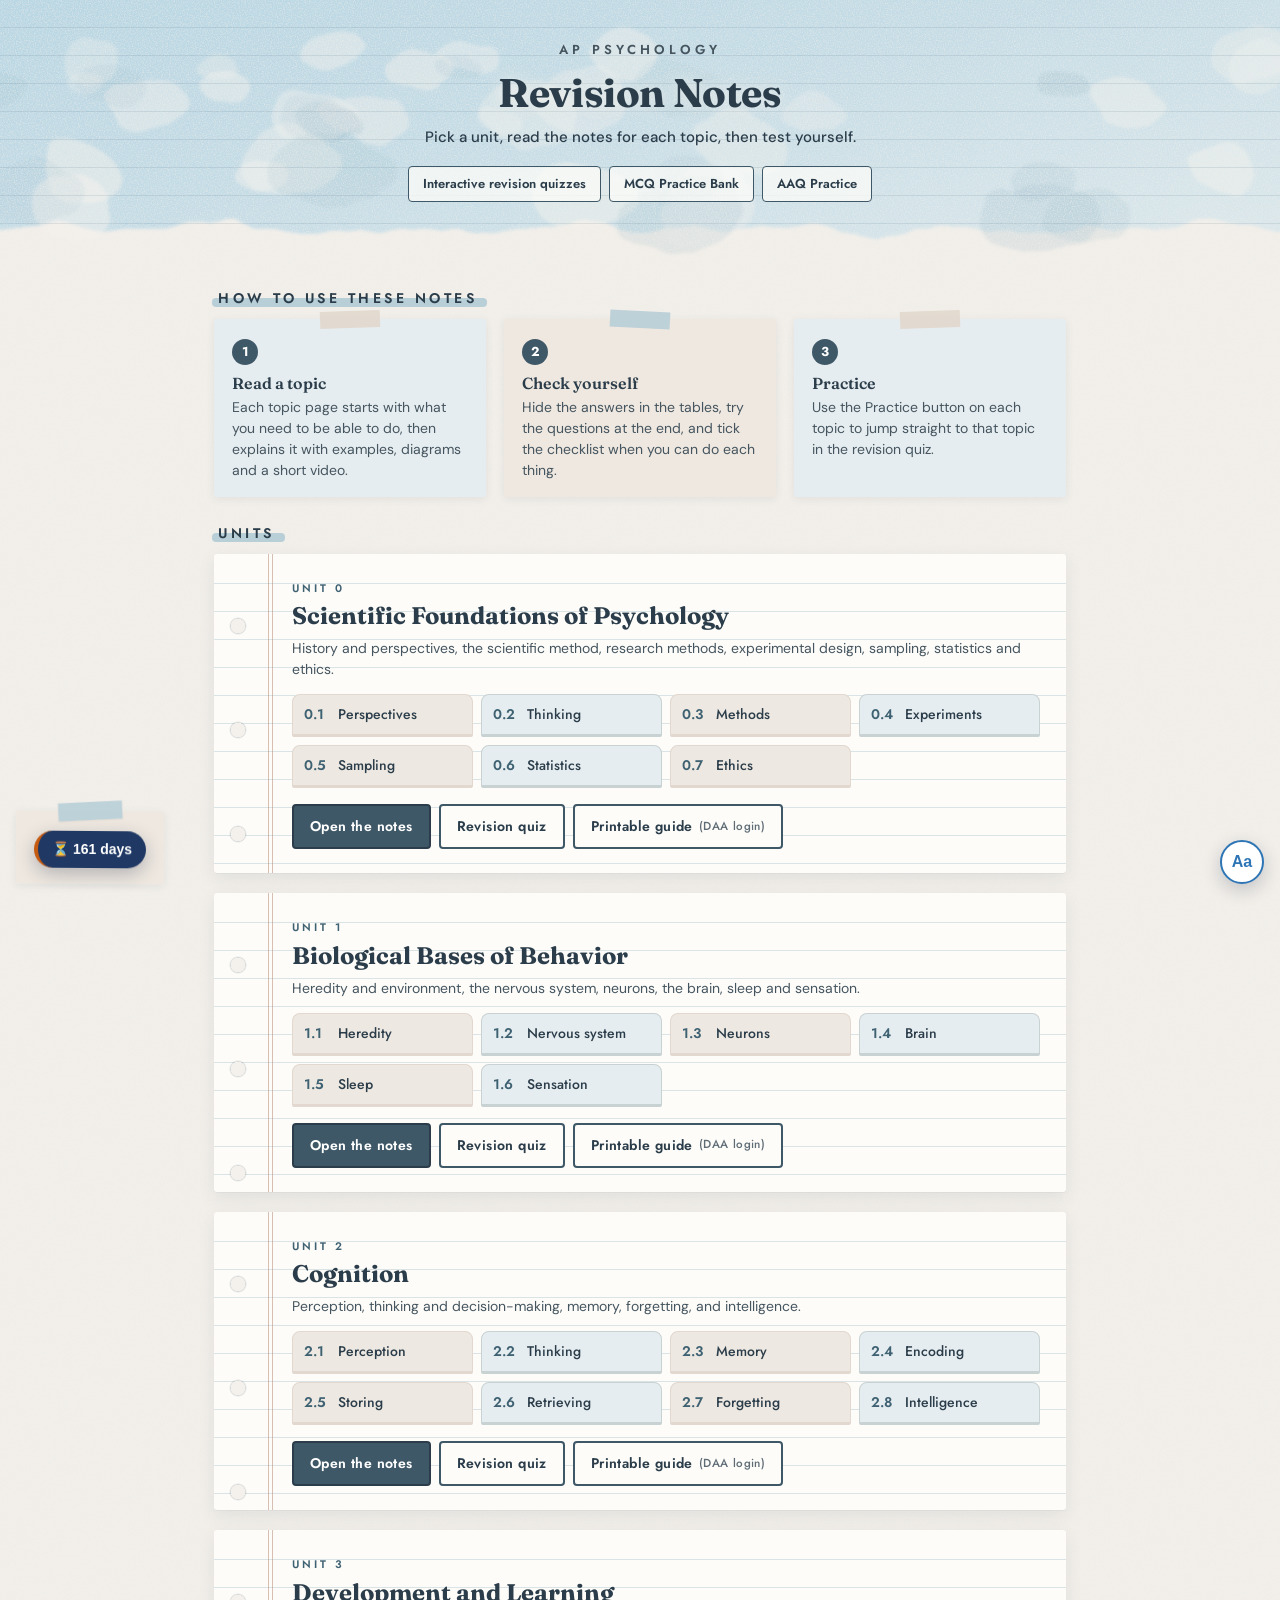
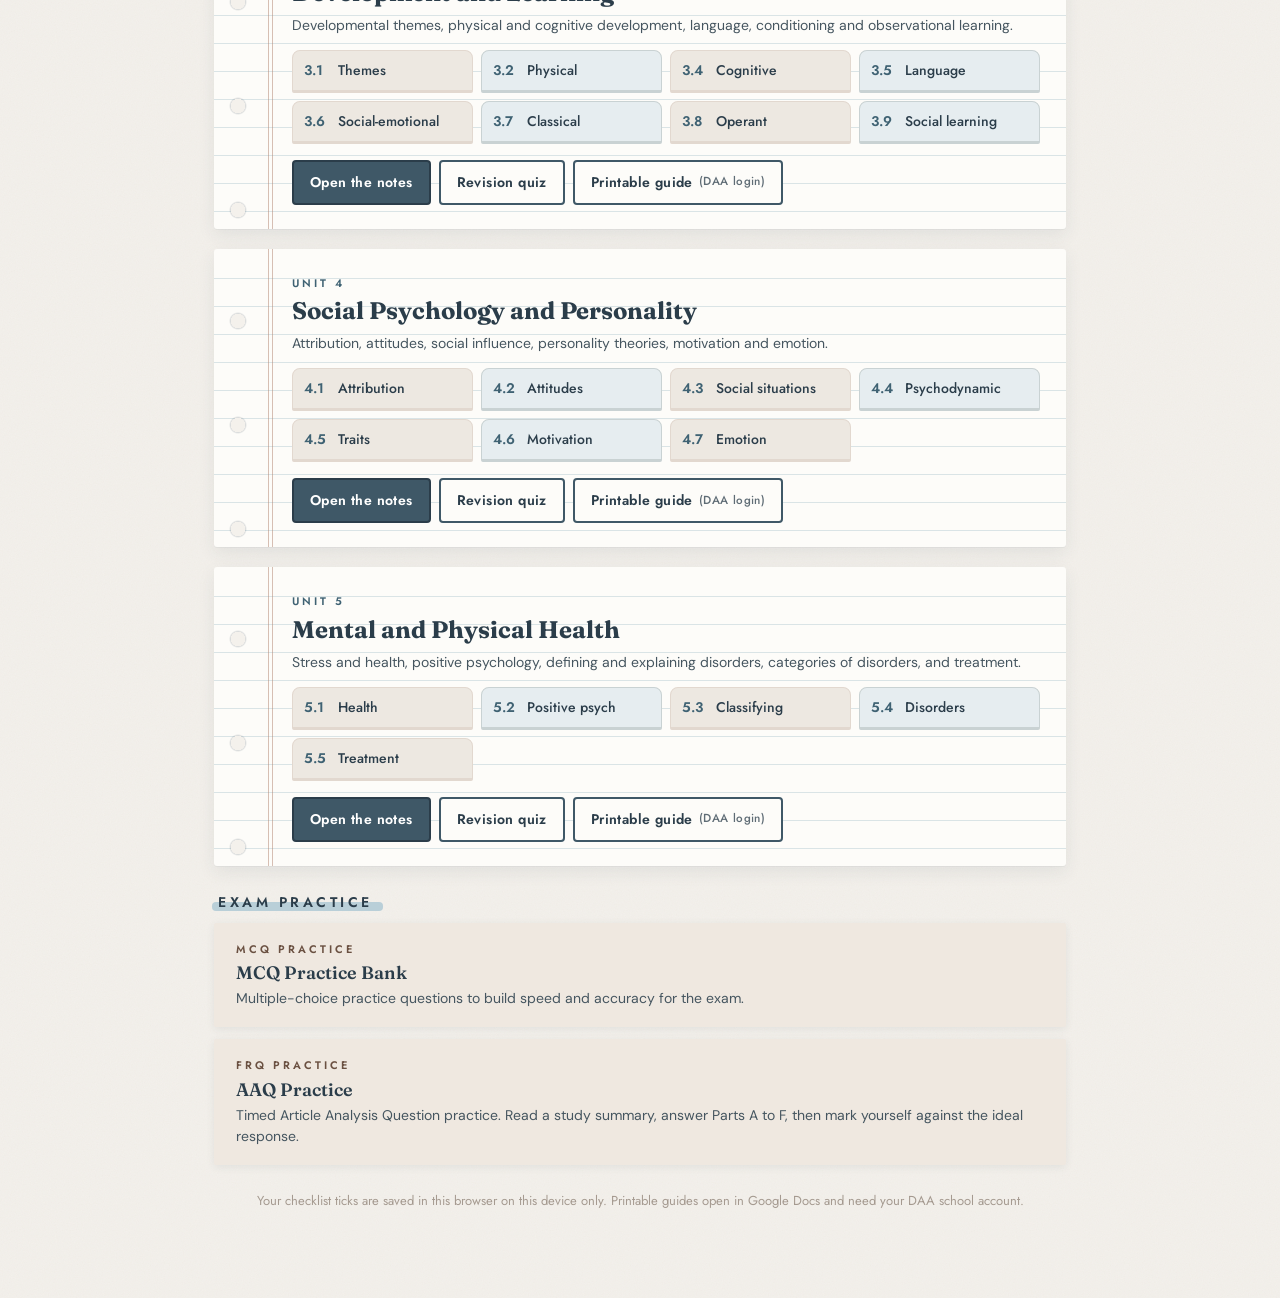
<file: index.html>
<!DOCTYPE html>
<html lang="en">
<head>
<meta charset="UTF-8">
<meta name="viewport" content="width=device-width, initial-scale=1.0">
<title>AP Psychology Revision Notes</title>
<link rel="preconnect" href="https://fonts.googleapis.com">
<link rel="preconnect" href="https://fonts.gstatic.com" crossorigin>
<link href="https://fonts.googleapis.com/css2?family=DM+Sans:wght@400;500;600;700&family=Fraunces:opsz,wght@9..144,600;9..144,700&family=Jost:wght@500;600&display=swap" rel="stylesheet">
<style>
*,*::before,*::after{box-sizing:border-box;margin:0;padding:0;}
:root{--navy:#1a2744;--blue:#2E75B6;--light:#DEEAF1;--orange:#C55A11;--ink:#1a2744;--muted:#4a6080;--line:#d9e3f1;}
body{font-family:'Outfit',sans-serif;background:#f0f4fb;color:var(--ink);min-height:100vh;line-height:1.5;}
a{color:inherit;}
header{background:var(--navy);color:#fff;padding:36px 20px 30px;text-align:center;}
header .eyebrow{font-size:11px;letter-spacing:3px;text-transform:uppercase;color:#7fa8d4;margin-bottom:8px;}
header h1{font-family:'Playfair Display',serif;font-size:32px;line-height:1.25;}
header .subtitle{margin-top:8px;font-size:15px;color:#a8c4e0;}
.toplinks{display:flex;flex-wrap:wrap;gap:8px;justify-content:center;margin-top:18px;}
.toplinks a{font-size:13px;font-weight:600;text-decoration:none;color:#fff;border:1.5px solid rgba(255,255,255,.35);border-radius:999px;padding:7px 14px;}
.toplinks a:hover{background:rgba(255,255,255,.12);}
.wrap{max-width:880px;margin:28px auto;padding:0 14px 60px;}
.section-label{font-size:11px;letter-spacing:2px;text-transform:uppercase;color:#7a90b5;font-weight:700;margin:26px 4px 10px;}
.steps{display:grid;grid-template-columns:repeat(3,1fr);gap:12px;}
.step{background:#fff;border-radius:12px;padding:16px 18px;box-shadow:0 2px 16px rgba(26,39,68,.07);}
.step b{display:inline-flex;align-items:center;justify-content:center;width:26px;height:26px;border-radius:50%;background:var(--light);color:var(--navy);font-size:13px;margin-bottom:6px;}
.step h3{font-size:16px;}
.step p{font-size:14px;color:var(--muted);margin-top:2px;}
.unit{background:#fff;border-radius:12px;padding:22px 24px;box-shadow:0 2px 16px rgba(26,39,68,.07);border-left:6px solid var(--blue);margin-bottom:14px;}
.unit .tag{font-size:11px;letter-spacing:2px;text-transform:uppercase;color:#7a90b5;font-weight:700;}
.unit h2{font-size:21px;margin-top:2px;}
.unit h2 a{text-decoration:none;}
.unit h2 a:hover{color:var(--blue);}
.unit .desc{font-size:14px;color:var(--muted);margin-top:4px;}
.chips{display:grid;grid-template-columns:repeat(auto-fill,minmax(180px,1fr));gap:8px;margin-top:14px;}
.chip{display:flex;align-items:center;gap:8px;text-decoration:none;background:#f4f7fc;border:1.5px solid var(--line);border-radius:10px;padding:9px 11px;font-size:14px;font-weight:500;transition:border-color .15s,background .15s;}
.chip:hover{border-color:var(--blue);background:#eaf3fc;}
.chip .num{font-weight:700;color:var(--blue);min-width:26px;}
.chip .nm{flex:1;}
.chip .tick{font-size:12px;font-weight:700;color:#1e7b34;}
.chip.done{border-color:#9fd3ad;background:#eef8f1;}
.actions{display:flex;flex-wrap:wrap;gap:8px;margin-top:16px;}
.btn{display:inline-flex;align-items:center;gap:6px;text-decoration:none;font-weight:700;font-size:14px;border-radius:9px;padding:10px 16px;border:2px solid var(--navy);}
.btn small{font-weight:500;opacity:.75;}
.btn-primary{background:var(--navy);color:#fff;}
.btn-primary:hover{background:var(--blue);border-color:var(--blue);}
.btn-ghost{background:#fff;color:var(--navy);}
.btn-ghost:hover{background:var(--light);}
.progress{margin-top:12px;}
.progress .bar{height:7px;background:#e3eaf5;border-radius:4px;overflow:hidden;}
.progress .bar span{display:block;height:100%;width:0;background:#2e9a4f;border-radius:4px;transition:width .4s;}
.progress .ptext{font-size:12.5px;color:var(--muted);margin-top:5px;}
a.practice{display:block;background:#fff;border-radius:12px;padding:18px 22px;text-decoration:none;box-shadow:0 2px 16px rgba(26,39,68,.07);border-left:6px solid #E8731A;margin-bottom:12px;transition:transform .15s,box-shadow .15s;}
a.practice:hover{transform:translateY(-2px);box-shadow:0 4px 20px rgba(26,39,68,.12);}
a.practice .tag{font-size:11px;letter-spacing:2px;text-transform:uppercase;color:#C25E0E;font-weight:700;}
a.practice .title{font-size:18px;font-weight:700;margin-top:2px;}
a.practice .desc{font-size:14px;color:var(--muted);margin-top:2px;}
.foot{font-size:13px;color:#7a90b5;text-align:center;margin-top:26px;}
.foot button{font-family:inherit;font-size:12px;color:#7a90b5;background:none;border:none;text-decoration:underline;cursor:pointer;}
@media(max-width:640px){
  header h1{font-size:26px;}
  .steps{grid-template-columns:1fr;gap:8px;}
  .step{padding:10px 14px;display:grid;grid-template-columns:30px 1fr;column-gap:8px;}
  .step b{grid-row:span 2;margin:2px 0 0;}
  .step h3{font-size:15px;}
  .step p{font-size:13px;}
  .unit{padding:18px 16px;}
  .chips{grid-template-columns:1fr 1fr;}
  .chip{font-size:13px;padding:8px 9px;}
  .actions .btn{flex:1 1 100%;justify-content:center;}
}
@media print{header .toplinks,.actions,.progress,.foot{display:none;} body{background:#fff;} .unit{box-shadow:none;border:1px solid #ccc;}}
</style>
<link rel="stylesheet" href="theme.css">
<link rel="stylesheet" href="dark.css">
<script src="settings.js" data-dark></script>
</head>
<body>
<header>
  <div class="eyebrow">AP Psychology</div>
  <h1>Revision Notes</h1>
  <p class="subtitle">Pick a unit, read the notes for each topic, then test yourself.</p>
  <nav class="toplinks" aria-label="Other revision tools">
    <a href="https://psych4everybody.github.io/psych-revision/">Interactive revision quizzes</a>
    <a href="https://psych4everybody.github.io/AP-psych-MCQ-Practice/practice.html">MCQ Practice Bank</a>
    <a href="https://psych4everybody.github.io/psych-revision/aaq_practice.html">AAQ Practice</a>
  </nav>
</header>
<main class="wrap">
  <div class="section-label">How to use these notes</div>
  <div class="steps">
    <div class="step"><b>1</b><h3>Read a topic</h3><p>Each topic page starts with what you need to be able to do, then explains it with examples, diagrams and a short video.</p></div>
    <div class="step"><b>2</b><h3>Check yourself</h3><p>Hide the answers in the tables, try the questions at the end, and tick the checklist when you can do each thing.</p></div>
    <div class="step"><b>3</b><h3>Practice</h3><p>Use the Practice button on each topic to jump straight to that topic in the revision quiz.</p></div>
  </div>

  <div class="section-label">Units</div>
  <section class="unit" id="unit0">
    <div class="unit-head">
      <div>
        <div class="tag">Unit 0</div>
        <h2><a href="Unit0_Notes.html">Scientific Foundations of Psychology</a></h2>
        <p class="desc">History and perspectives, the scientific method, research methods, experimental design, sampling, statistics and ethics.</p>
      </div>
    </div>
    <div class="progress" data-unit="0" hidden>
      <div class="bar"><span></span></div>
      <p class="ptext"></p>
    </div>
    <div class="chips">
      <a class="chip" href="Unit0_Notes.html#t0-1" data-chip="u0-t0-1" title="History and Perspectives"><span class="num">0.1</span><span class="nm">Perspectives</span><span class="tick" aria-hidden="true"></span></a><a class="chip" href="Unit0_Notes.html#t0-2" data-chip="u0-t0-2" title="Scientific Method and Critical Thinking"><span class="num">0.2</span><span class="nm">Thinking</span><span class="tick" aria-hidden="true"></span></a><a class="chip" href="Unit0_Notes.html#t0-3" data-chip="u0-t0-3" title="Research Methods"><span class="num">0.3</span><span class="nm">Methods</span><span class="tick" aria-hidden="true"></span></a><a class="chip" href="Unit0_Notes.html#t0-4" data-chip="u0-t0-4" title="Experimental Design"><span class="num">0.4</span><span class="nm">Experiments</span><span class="tick" aria-hidden="true"></span></a><a class="chip" href="Unit0_Notes.html#t0-5" data-chip="u0-t0-5" title="Sampling"><span class="num">0.5</span><span class="nm">Sampling</span><span class="tick" aria-hidden="true"></span></a><a class="chip" href="Unit0_Notes.html#t0-6" data-chip="u0-t0-6" title="Statistics"><span class="num">0.6</span><span class="nm">Statistics</span><span class="tick" aria-hidden="true"></span></a><a class="chip" href="Unit0_Notes.html#t0-7" data-chip="u0-t0-7" title="Ethics"><span class="num">0.7</span><span class="nm">Ethics</span><span class="tick" aria-hidden="true"></span></a>
    </div>
    <div class="actions">
      <a class="btn btn-primary" href="Unit0_Notes.html">Open the notes</a>
      <a class="btn btn-ghost" href="https://psych4everybody.github.io/psych-revision/unit0_revision_quiz.html">Revision quiz</a>
      <a class="btn btn-ghost" href="https://docs.google.com/document/d/1Vdn-Rzcr1TV8n5AD2j-xx_7qZoqAO9nLxYLYLqCUs1U/edit?tab=t.0" target="_blank" rel="noopener">Printable guide <small>(DAA login)</small></a>
    </div>
  </section>
  <section class="unit" id="unit1">
    <div class="unit-head">
      <div>
        <div class="tag">Unit 1</div>
        <h2><a href="Unit1_Notes.html">Biological Bases of Behavior</a></h2>
        <p class="desc">Heredity and environment, the nervous system, neurons, the brain, sleep and sensation.</p>
      </div>
    </div>
    <div class="progress" data-unit="1" hidden>
      <div class="bar"><span></span></div>
      <p class="ptext"></p>
    </div>
    <div class="chips">
      <a class="chip" href="Unit1_Notes.html#t1-1" data-chip="u1-t1-1" title="Interaction of Heredity and Environment"><span class="num">1.1</span><span class="nm">Heredity</span><span class="tick" aria-hidden="true"></span></a><a class="chip" href="Unit1_Notes.html#t1-2" data-chip="u1-t1-2" title="Overview of the Nervous System"><span class="num">1.2</span><span class="nm">Nervous system</span><span class="tick" aria-hidden="true"></span></a><a class="chip" href="Unit1_Notes.html#t1-3" data-chip="u1-t1-3" title="The Neuron and Neural Firing"><span class="num">1.3</span><span class="nm">Neurons</span><span class="tick" aria-hidden="true"></span></a><a class="chip" href="Unit1_Notes.html#t1-4" data-chip="u1-t1-4" title="The Brain"><span class="num">1.4</span><span class="nm">Brain</span><span class="tick" aria-hidden="true"></span></a><a class="chip" href="Unit1_Notes.html#t1-5" data-chip="u1-t1-5" title="Sleep"><span class="num">1.5</span><span class="nm">Sleep</span><span class="tick" aria-hidden="true"></span></a><a class="chip" href="Unit1_Notes.html#t1-6" data-chip="u1-t1-6" title="Sensation"><span class="num">1.6</span><span class="nm">Sensation</span><span class="tick" aria-hidden="true"></span></a>
    </div>
    <div class="actions">
      <a class="btn btn-primary" href="Unit1_Notes.html">Open the notes</a>
      <a class="btn btn-ghost" href="https://psych4everybody.github.io/psych-revision/unit1_revision_quiz.html">Revision quiz</a>
      <a class="btn btn-ghost" href="https://docs.google.com/document/d/1s3E7YtV9hcPSRQwfuUcp2K_gTKalLcfgP0g5StFlfM8/edit?tab=t.0" target="_blank" rel="noopener">Printable guide <small>(DAA login)</small></a>
    </div>
  </section>
  <section class="unit" id="unit2">
    <div class="unit-head">
      <div>
        <div class="tag">Unit 2</div>
        <h2><a href="Unit2_Notes.html">Cognition</a></h2>
        <p class="desc">Perception, thinking and decision-making, memory, forgetting, and intelligence.</p>
      </div>
    </div>
    <div class="progress" data-unit="2" hidden>
      <div class="bar"><span></span></div>
      <p class="ptext"></p>
    </div>
    <div class="chips">
      <a class="chip" href="Unit2_Notes.html#t2-1" data-chip="u2-t2-1" title="Perception"><span class="num">2.1</span><span class="nm">Perception</span><span class="tick" aria-hidden="true"></span></a><a class="chip" href="Unit2_Notes.html#t2-2" data-chip="u2-t2-2" title="Thinking, Problem-Solving, Judgments, and Decision-Making"><span class="num">2.2</span><span class="nm">Thinking</span><span class="tick" aria-hidden="true"></span></a><a class="chip" href="Unit2_Notes.html#t2-3" data-chip="u2-t2-3" title="Introduction to Memory"><span class="num">2.3</span><span class="nm">Memory</span><span class="tick" aria-hidden="true"></span></a><a class="chip" href="Unit2_Notes.html#t2-4" data-chip="u2-t2-4" title="Encoding Memories"><span class="num">2.4</span><span class="nm">Encoding</span><span class="tick" aria-hidden="true"></span></a><a class="chip" href="Unit2_Notes.html#t2-5" data-chip="u2-t2-5" title="Storing Memories"><span class="num">2.5</span><span class="nm">Storing</span><span class="tick" aria-hidden="true"></span></a><a class="chip" href="Unit2_Notes.html#t2-6" data-chip="u2-t2-6" title="Retrieving Memories"><span class="num">2.6</span><span class="nm">Retrieving</span><span class="tick" aria-hidden="true"></span></a><a class="chip" href="Unit2_Notes.html#t2-7" data-chip="u2-t2-7" title="Forgetting and Other Memory Challenges"><span class="num">2.7</span><span class="nm">Forgetting</span><span class="tick" aria-hidden="true"></span></a><a class="chip" href="Unit2_Notes.html#t2-8" data-chip="u2-t2-8" title="Intelligence and Achievement"><span class="num">2.8</span><span class="nm">Intelligence</span><span class="tick" aria-hidden="true"></span></a>
    </div>
    <div class="actions">
      <a class="btn btn-primary" href="Unit2_Notes.html">Open the notes</a>
      <a class="btn btn-ghost" href="https://psych4everybody.github.io/psych-revision/unit2_revision_quiz.html">Revision quiz</a>
      <a class="btn btn-ghost" href="https://docs.google.com/document/d/1_TAqTY5gPHjjr_UPE9ERvevpP0ET34urkdCZKaqhCPc/edit?tab=t.0" target="_blank" rel="noopener">Printable guide <small>(DAA login)</small></a>
    </div>
  </section>
  <section class="unit" id="unit3">
    <div class="unit-head">
      <div>
        <div class="tag">Unit 3</div>
        <h2><a href="Unit3_Notes.html">Development and Learning</a></h2>
        <p class="desc">Developmental themes, physical and cognitive development, language, conditioning and observational learning.</p>
      </div>
    </div>
    <div class="progress" data-unit="3" hidden>
      <div class="bar"><span></span></div>
      <p class="ptext"></p>
    </div>
    <div class="chips">
      <a class="chip" href="Unit3_Notes.html#t3-1" data-chip="u3-t3-1" title="Themes and Methods in Developmental Psychology"><span class="num">3.1</span><span class="nm">Themes</span><span class="tick" aria-hidden="true"></span></a><a class="chip" href="Unit3_Notes.html#t3-2" data-chip="u3-t3-2" title="Physical Development Across the Lifespan"><span class="num">3.2</span><span class="nm">Physical</span><span class="tick" aria-hidden="true"></span></a><a class="chip" href="Unit3_Notes.html#t3-4" data-chip="u3-t3-4" title="Cognitive Development Across the Lifespan"><span class="num">3.4</span><span class="nm">Cognitive</span><span class="tick" aria-hidden="true"></span></a><a class="chip" href="Unit3_Notes.html#t3-5" data-chip="u3-t3-5" title="Communication and Language Development"><span class="num">3.5</span><span class="nm">Language</span><span class="tick" aria-hidden="true"></span></a><a class="chip" href="Unit3_Notes.html#t3-6" data-chip="u3-t3-6" title="Social-Emotional Development Across the Lifespan"><span class="num">3.6</span><span class="nm">Social-emotional</span><span class="tick" aria-hidden="true"></span></a><a class="chip" href="Unit3_Notes.html#t3-7" data-chip="u3-t3-7" title="Classical Conditioning"><span class="num">3.7</span><span class="nm">Classical</span><span class="tick" aria-hidden="true"></span></a><a class="chip" href="Unit3_Notes.html#t3-8" data-chip="u3-t3-8" title="Operant Conditioning"><span class="num">3.8</span><span class="nm">Operant</span><span class="tick" aria-hidden="true"></span></a><a class="chip" href="Unit3_Notes.html#t3-9" data-chip="u3-t3-9" title="Social, Cognitive, and Neurological Factors in Learning"><span class="num">3.9</span><span class="nm">Social learning</span><span class="tick" aria-hidden="true"></span></a>
    </div>
    <div class="actions">
      <a class="btn btn-primary" href="Unit3_Notes.html">Open the notes</a>
      <a class="btn btn-ghost" href="https://psych4everybody.github.io/psych-revision/unit3_revision_quiz.html">Revision quiz</a>
      <a class="btn btn-ghost" href="https://docs.google.com/document/d/1t5F9EUubgyoHRKTg_-jk2q7NXCT0zqs4gKiReoVfJr0/edit?tab=t.0" target="_blank" rel="noopener">Printable guide <small>(DAA login)</small></a>
    </div>
  </section>
  <section class="unit" id="unit4">
    <div class="unit-head">
      <div>
        <div class="tag">Unit 4</div>
        <h2><a href="Unit4_Notes.html">Social Psychology and Personality</a></h2>
        <p class="desc">Attribution, attitudes, social influence, personality theories, motivation and emotion.</p>
      </div>
    </div>
    <div class="progress" data-unit="4" hidden>
      <div class="bar"><span></span></div>
      <p class="ptext"></p>
    </div>
    <div class="chips">
      <a class="chip" href="Unit4_Notes.html#t4-1" data-chip="u4-t4-1" title="Attribution Theory and Person Perception"><span class="num">4.1</span><span class="nm">Attribution</span><span class="tick" aria-hidden="true"></span></a><a class="chip" href="Unit4_Notes.html#t4-2" data-chip="u4-t4-2" title="Attitude Formation and Attitude Change"><span class="num">4.2</span><span class="nm">Attitudes</span><span class="tick" aria-hidden="true"></span></a><a class="chip" href="Unit4_Notes.html#t4-3" data-chip="u4-t4-3" title="Psychology of Social Situations"><span class="num">4.3</span><span class="nm">Social situations</span><span class="tick" aria-hidden="true"></span></a><a class="chip" href="Unit4_Notes.html#t4-4" data-chip="u4-t4-4" title="Psychodynamic and Humanistic Theories of Personality"><span class="num">4.4</span><span class="nm">Psychodynamic</span><span class="tick" aria-hidden="true"></span></a><a class="chip" href="Unit4_Notes.html#t4-5" data-chip="u4-t4-5" title="Social-Cognitive and Trait Theories of Personality"><span class="num">4.5</span><span class="nm">Traits</span><span class="tick" aria-hidden="true"></span></a><a class="chip" href="Unit4_Notes.html#t4-6" data-chip="u4-t4-6" title="Motivation"><span class="num">4.6</span><span class="nm">Motivation</span><span class="tick" aria-hidden="true"></span></a><a class="chip" href="Unit4_Notes.html#t4-7" data-chip="u4-t4-7" title="Emotion"><span class="num">4.7</span><span class="nm">Emotion</span><span class="tick" aria-hidden="true"></span></a>
    </div>
    <div class="actions">
      <a class="btn btn-primary" href="Unit4_Notes.html">Open the notes</a>
      <a class="btn btn-ghost" href="https://psych4everybody.github.io/psych-revision/unit4_revision_quiz.html">Revision quiz</a>
      <a class="btn btn-ghost" href="https://docs.google.com/document/d/19I2vrJ8N5N-_0VrINr_ElfcJ8Gjd5_0131utWKR_BHs/edit?tab=t.0" target="_blank" rel="noopener">Printable guide <small>(DAA login)</small></a>
    </div>
  </section>
  <section class="unit" id="unit5">
    <div class="unit-head">
      <div>
        <div class="tag">Unit 5</div>
        <h2><a href="Unit5_Notes.html">Mental and Physical Health</a></h2>
        <p class="desc">Stress and health, positive psychology, defining and explaining disorders, categories of disorders, and treatment.</p>
      </div>
    </div>
    <div class="progress" data-unit="5" hidden>
      <div class="bar"><span></span></div>
      <p class="ptext"></p>
    </div>
    <div class="chips">
      <a class="chip" href="Unit5_Notes.html#t5-1" data-chip="u5-t5-1" title="Introduction to Health Psychology"><span class="num">5.1</span><span class="nm">Health</span><span class="tick" aria-hidden="true"></span></a><a class="chip" href="Unit5_Notes.html#t5-2" data-chip="u5-t5-2" title="Positive Psychology"><span class="num">5.2</span><span class="nm">Positive psych</span><span class="tick" aria-hidden="true"></span></a><a class="chip" href="Unit5_Notes.html#t5-3" data-chip="u5-t5-3" title="Explaining and Classifying Psychological Disorders"><span class="num">5.3</span><span class="nm">Classifying</span><span class="tick" aria-hidden="true"></span></a><a class="chip" href="Unit5_Notes.html#t5-4" data-chip="u5-t5-4" title="Selection of Categories of Psychological Disorders"><span class="num">5.4</span><span class="nm">Disorders</span><span class="tick" aria-hidden="true"></span></a><a class="chip" href="Unit5_Notes.html#t5-5" data-chip="u5-t5-5" title="Treatment of Psychological Disorders"><span class="num">5.5</span><span class="nm">Treatment</span><span class="tick" aria-hidden="true"></span></a>
    </div>
    <div class="actions">
      <a class="btn btn-primary" href="Unit5_Notes.html">Open the notes</a>
      <a class="btn btn-ghost" href="https://psych4everybody.github.io/psych-revision/unit5_revision_quiz.html">Revision quiz</a>
      <a class="btn btn-ghost" href="https://docs.google.com/document/d/15CAmD2wDKpwkp5ZW7_prXjhuZPLgUxLhSXylBQoCivc/edit?tab=t.0" target="_blank" rel="noopener">Printable guide <small>(DAA login)</small></a>
    </div>
  </section>

  <div class="section-label">Exam practice</div>
  <a class="practice" href="https://psych4everybody.github.io/AP-psych-MCQ-Practice/practice.html">
    <div class="tag">MCQ Practice</div>
    <div class="title">MCQ Practice Bank</div>
    <div class="desc">Multiple-choice practice questions to build speed and accuracy for the exam.</div>
  </a>
  <a class="practice" href="https://psych4everybody.github.io/psych-revision/aaq_practice.html">
    <div class="tag">FRQ Practice</div>
    <div class="title">AAQ Practice</div>
    <div class="desc">Timed Article Analysis Question practice. Read a study summary, answer Parts A to F, then mark yourself against the ideal response.</div>
  </a>

  <p class="foot">Your checklist ticks are saved in this browser on this device only. Printable guides open in Google Docs and need your DAA school account.<br><button type="button" id="resetBtn" hidden>Clear my ticks on this device</button></p>
</main>
<script>
(function(){
  var DATA={"0": [{"keys": ["appsych_t01_checklist"], "total": 5, "chip": "t0-1"}, {"keys": ["appsych_t02_checklist"], "total": 6, "chip": "t0-2"}, {"keys": ["appsych_t03_checklist"], "total": 5, "chip": "t0-3"}, {"keys": ["appsych_t04_checklist"], "total": 5, "chip": "t0-4"}, {"keys": ["appsych_t05_checklist"], "total": 4, "chip": "t0-5"}, {"keys": ["appsych_t06_checklist"], "total": 6, "chip": "t0-6"}, {"keys": ["appsych_t07_checklist"], "total": 4, "chip": "t0-7"}], "1": [{"keys": ["appsych_u1_t11_checklist"], "total": 5, "chip": "t1-1"}, {"keys": ["appsych_u1_t12_checklist"], "total": 4, "chip": "t1-2"}, {"keys": ["appsych_u1_t13_checklist"], "total": 7, "chip": "t1-3"}, {"keys": ["appsych_u1_t14_checklist"], "total": 7, "chip": "t1-4"}, {"keys": ["appsych_u1_t15_checklist"], "total": 5, "chip": "t1-5"}, {"keys": ["appsych_u1_t16_checklist"], "total": 7, "chip": "t1-6"}], "2": [{"keys": ["appsych_t21_checklist"], "total": 6, "chip": "t2-1"}, {"keys": ["appsych_t22_checklist"], "total": 5, "chip": "t2-2"}, {"keys": ["appsych_t23_checklist"], "total": 5, "chip": "t2-3"}, {"keys": ["appsych_t24_checklist"], "total": 4, "chip": "t2-4"}, {"keys": ["appsych_t25_checklist"], "total": 4, "chip": "t2-5"}, {"keys": ["appsych_t26_checklist"], "total": 3, "chip": "t2-6"}, {"keys": ["appsych_t27_checklist"], "total": 4, "chip": "t2-7"}, {"keys": ["appsych_t28_checklist"], "total": 6, "chip": "t2-8"}], "3": [{"keys": ["appsych_t31_checklist"], "total": 4, "chip": "t3-1"}, {"keys": ["appsych_t32_checklist"], "total": 5, "chip": "t3-2"}, {"keys": ["appsych_t34_checklist"], "total": 5, "chip": "t3-4"}, {"keys": ["appsych_t35_checklist"], "total": 4, "chip": "t3-5"}, {"keys": ["appsych_t36_checklist"], "total": 7, "chip": "t3-6"}, {"keys": ["appsych_t37_checklist"], "total": 5, "chip": "t3-7"}, {"keys": ["appsych_t38_checklist"], "total": 5, "chip": "t3-8"}, {"keys": ["appsych_t39_checklist"], "total": 5, "chip": "t3-9"}], "4": [{"keys": ["appsych_t41_checklist"], "total": 5, "chip": "t4-1"}, {"keys": ["appsych_t42_checklist"], "total": 4, "chip": "t4-2"}, {"keys": ["appsych_t43_checklist"], "total": 6, "chip": "t4-3"}, {"keys": ["appsych_t44_checklist"], "total": 4, "chip": "t4-4"}, {"keys": ["appsych_t45_checklist"], "total": 4, "chip": "t4-5"}, {"keys": ["appsych_t46_checklist"], "total": 6, "chip": "t4-6"}, {"keys": ["appsych_t47_checklist"], "total": 4, "chip": "t4-7"}], "5": [{"keys": ["appsych_t51_checklist"], "total": 6, "chip": "t5-1"}, {"keys": ["appsych_t52_checklist"], "total": 4, "chip": "t5-2"}, {"keys": ["appsych_t53_checklist"], "total": 5, "chip": "t5-3"}, {"keys": ["appsych_t54_checklist"], "total": 6, "chip": "t5-4"}, {"keys": ["appsych_t55_checklist"], "total": 6, "chip": "t5-5"}]};
  var any=false, allKeys=[];
  function read(k){try{return JSON.parse(localStorage.getItem(k)||'{}')||{};}catch(e){return {};}}
  Object.keys(DATA).forEach(function(u){
    var got=0,total=0;
    DATA[u].forEach(function(t){
      var n=0;
      t.keys.forEach(function(k){allKeys.push(k);var s=read(k);Object.keys(s).forEach(function(x){if(s[x])n++;});});
      n=Math.min(n,t.total); got+=n; total+=t.total;
      var chip=document.querySelector('[data-chip="u'+u+'-'+t.chip+'"]');
      if(chip&&n>0){
        chip.querySelector('.tick').textContent=(n===t.total?'\u2713 ':'')+n+'/'+t.total;
        if(n===t.total)chip.classList.add('done');
        chip.setAttribute('aria-label',chip.title+': '+n+' of '+t.total+' checklist items ticked');
      }
    });
    if(got>0){
      any=true;
      var p=document.querySelector('.progress[data-unit="'+u+'"]');
      p.hidden=false;
      p.querySelector('.bar span').style.width=Math.round(got/total*100)+'%';
      p.querySelector('.ptext').textContent='Your checklist: '+got+' of '+total+' ticked on this device';
    }
  });
  var rb=document.getElementById('resetBtn');
  if(any){rb.hidden=false;}
  var armed=false;
  rb.addEventListener('click',function(){
    if(!armed){armed=true;rb.textContent='Click again to clear all ticks';return;}
    allKeys.forEach(function(k){try{localStorage.removeItem(k);}catch(e){}});
    location.reload();
  });
})();
</script>
<script src="countdown.js" defer></script>
<script src="search.js" defer></script>
</body>
</html>
</file>
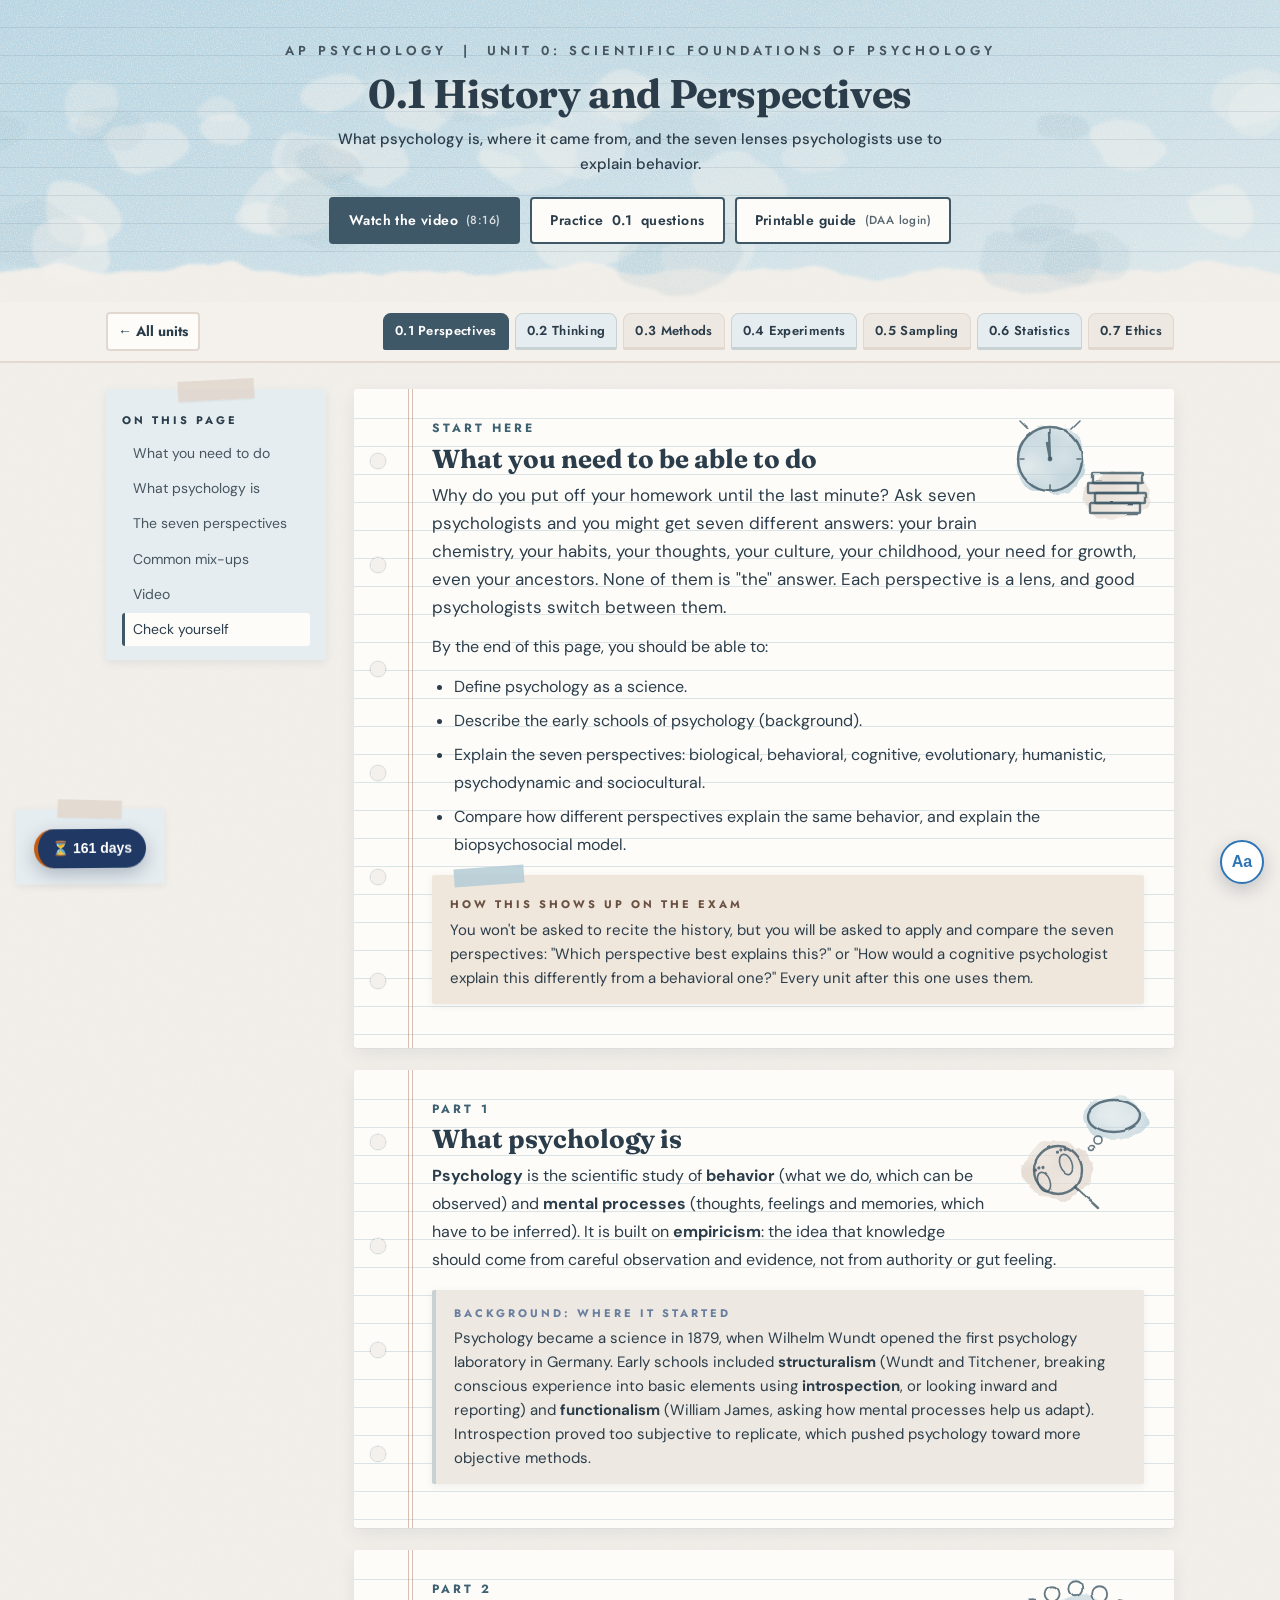
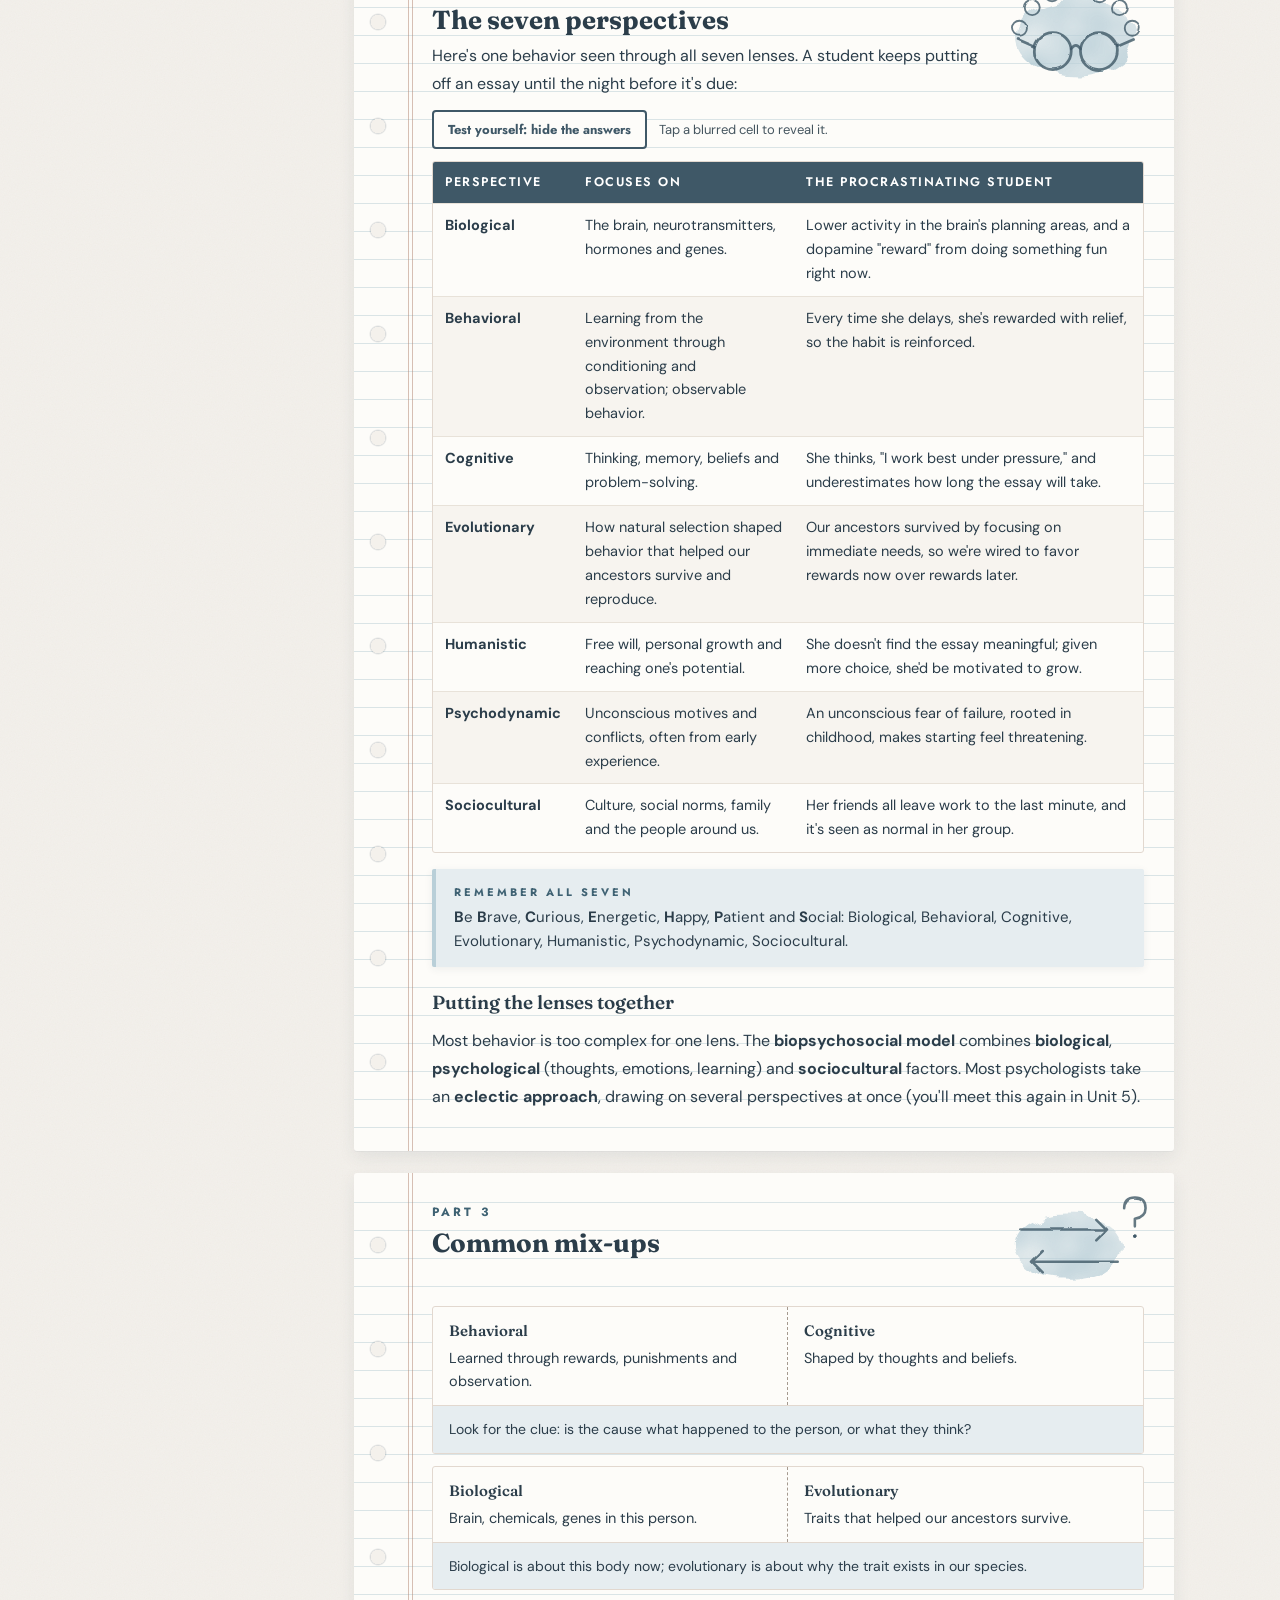
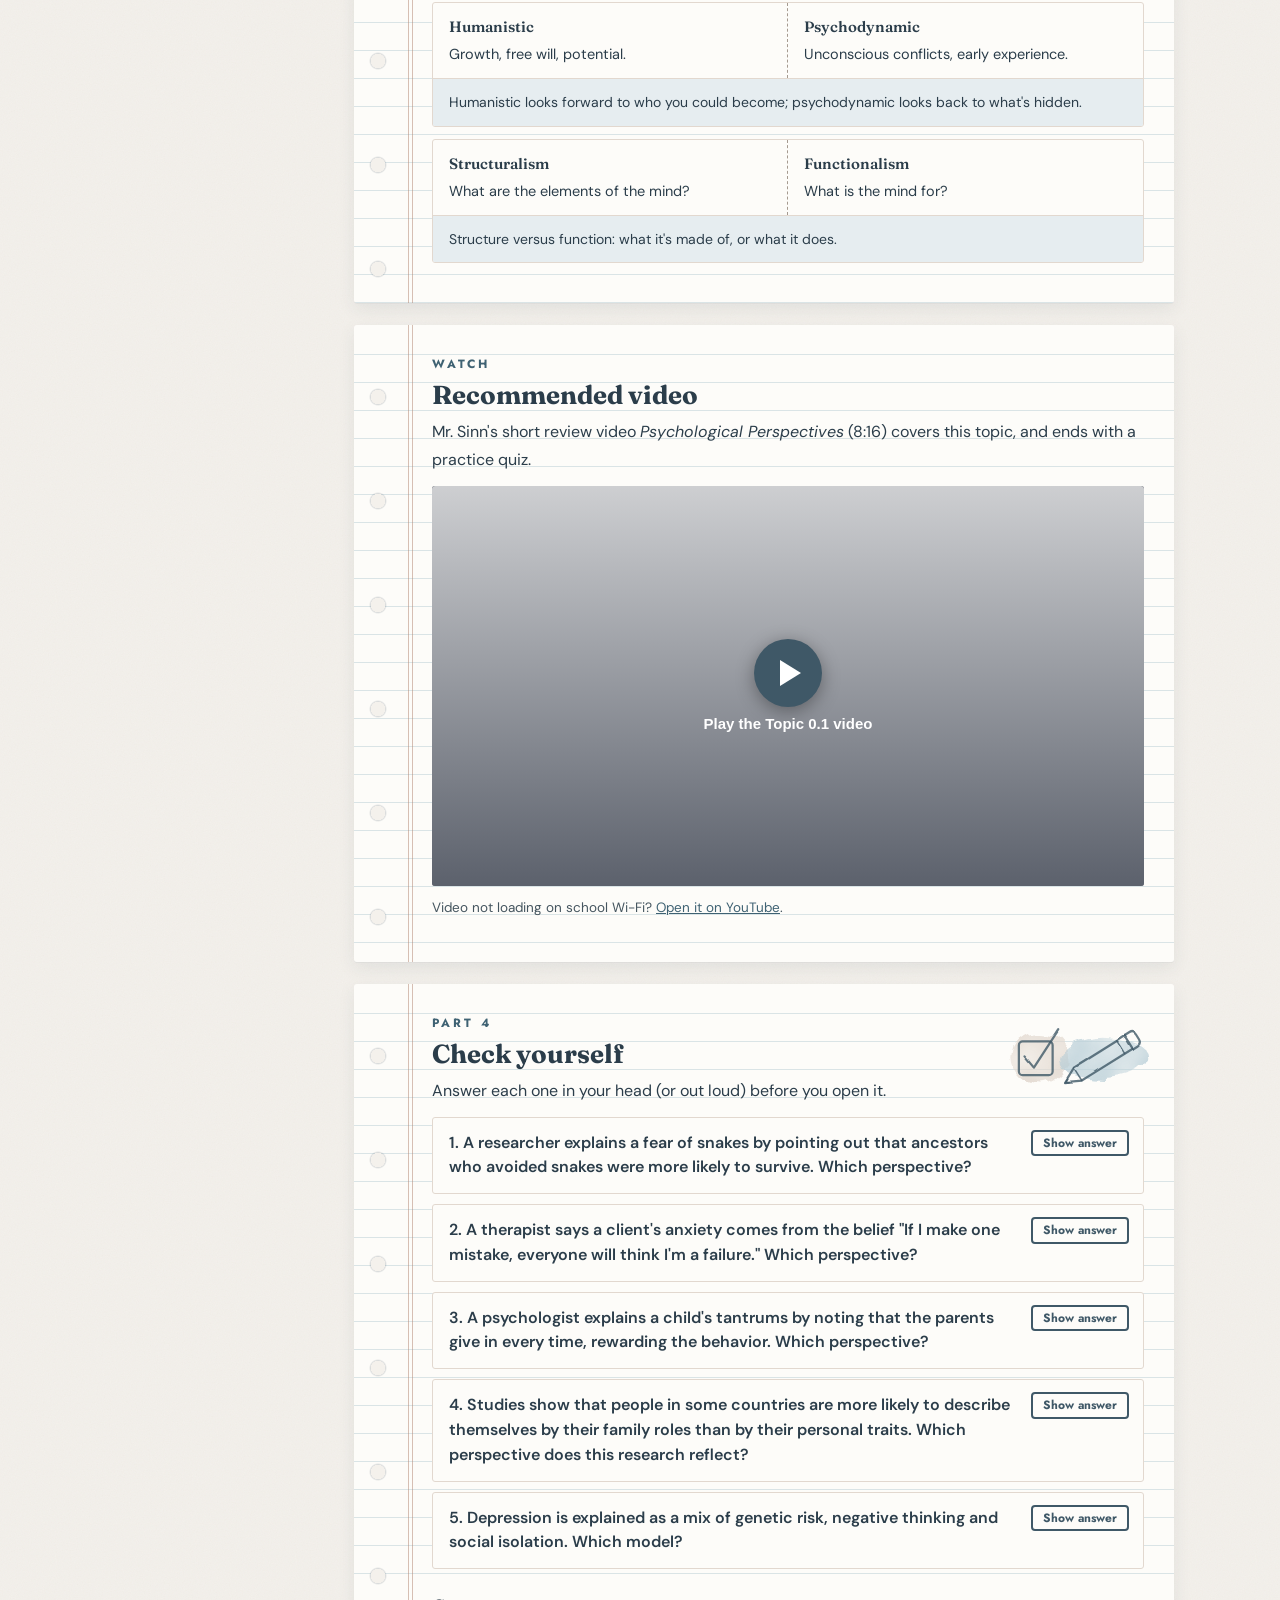
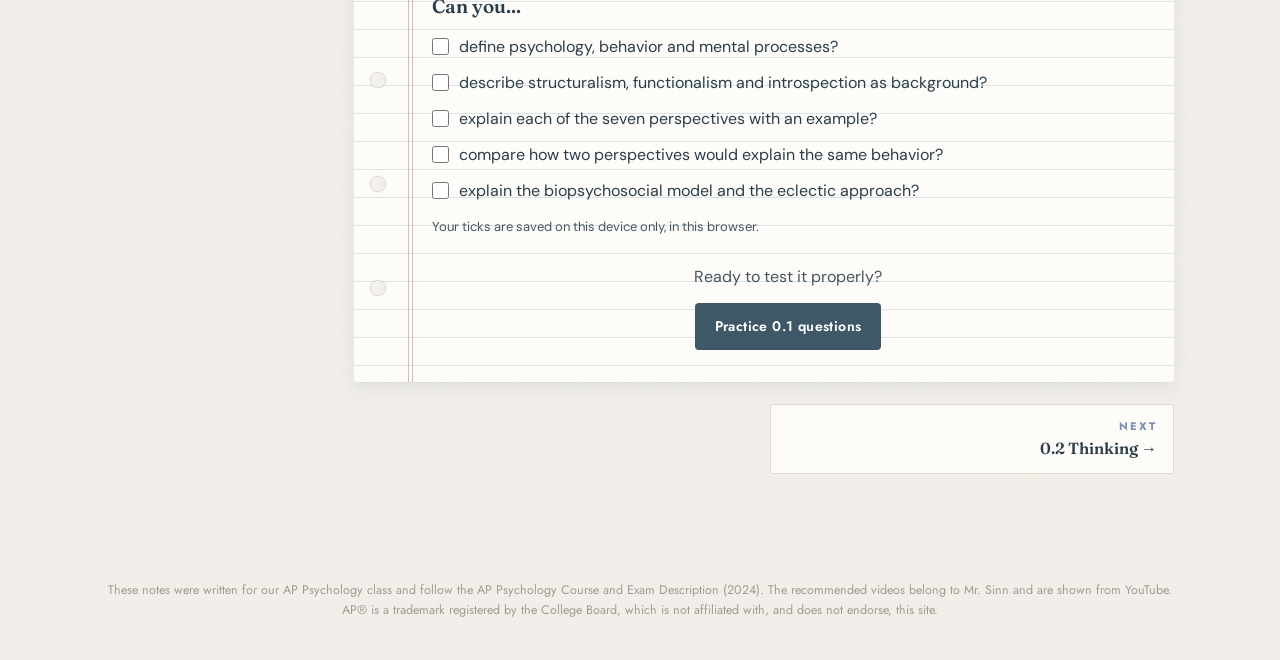
<file: Unit0_Notes.html>
<!DOCTYPE html>
<html lang="en">
<head>
<meta charset="UTF-8">
<meta name="viewport" content="width=device-width, initial-scale=1.0">
<title>Unit 0 Notes: Scientific Foundations of Psychology | AP Psychology Revision</title>
<link rel="preconnect" href="https://fonts.googleapis.com">
<link rel="preconnect" href="https://fonts.gstatic.com" crossorigin>
<link href="https://fonts.googleapis.com/css2?family=DM+Sans:wght@400;500;600;700&family=Fraunces:opsz,wght@9..144,600;9..144,700&family=Jost:wght@500;600&display=swap" rel="stylesheet">
<style>

*,*::before,*::after{box-sizing:border-box;margin:0;padding:0;}
:root{
  --navy:#1a2744; --blue:#2E75B6; --light:#DEEAF1; --bg:#f0f4fb; --orange:#C55A11;
  --ink:#1a2744; --muted:#4a6080; --line:#d0ddef; --card:#ffffff;
}
html{scroll-behavior:smooth;}
body{font-family:'Outfit',Arial,sans-serif;background:var(--bg);color:var(--ink);line-height:1.65;font-size:16px;}
a{color:var(--blue);}

/* HEADER */
header{background:var(--navy);color:#fff;padding:28px 20px 26px;text-align:center;}
header .eyebrow{font-size:11px;letter-spacing:3px;text-transform:uppercase;color:#7fa8d4;margin-bottom:8px;}
header h1{font-family:'Playfair Display',serif;font-size:30px;line-height:1.25;}
header .subtitle{margin:8px auto 0;font-size:15px;color:#c3d6ec;max-width:620px;}
.hero-actions{display:flex;flex-wrap:wrap;gap:10px;justify-content:center;margin-top:20px;}
.btn{display:inline-flex;align-items:center;gap:8px;padding:10px 18px;border-radius:8px;font-family:'Outfit',sans-serif;font-size:14px;font-weight:700;text-decoration:none;border:2px solid transparent;cursor:pointer;transition:background .2s,color .2s,border-color .2s;}
.btn-primary{background:var(--blue);color:#fff;}
.btn-primary:hover{background:#1f5f99;}
.btn-ghost{background:transparent;color:#fff;border-color:#7fa8d4;}
.btn-ghost:hover{background:#ffffff1a;}
.btn-dark{background:var(--navy);color:#fff;}
.btn-dark:hover{background:var(--blue);}
.btn small{font-weight:500;opacity:.8;}

/* TOP BAR */
.topbar{background:#fff;border-bottom:2px solid #dde6f4;position:sticky;top:0;z-index:50;box-shadow:0 2px 10px rgba(26,39,68,.08);}
.topbar-inner{max-width:1100px;margin:0 auto;padding:10px 16px;display:flex;align-items:center;gap:12px;flex-wrap:wrap;}
.back-link{font-weight:700;font-size:14px;text-decoration:none;color:var(--navy);padding:6px 10px;border-radius:6px;border:2px solid var(--line);}
.back-link:hover{border-color:var(--blue);color:var(--blue);}
.topic-tabs{display:flex;gap:6px;flex-wrap:wrap;margin-left:auto;}
.topic-tabs a,.topic-tabs span{font-size:13px;font-weight:600;padding:6px 11px;border-radius:6px;text-decoration:none;}
.topic-tabs a{background:var(--navy);color:#fff;}
.topic-tabs span{background:#eef2f8;color:#9aabc4;cursor:not-allowed;}

/* LAYOUT */
.layout{max-width:1100px;margin:26px auto;padding:0 16px 70px;display:grid;grid-template-columns:220px 1fr;gap:28px;}
.toc{position:sticky;top:76px;align-self:start;background:#fff;border-radius:12px;padding:16px 16px 12px;box-shadow:0 2px 14px rgba(26,39,68,.06);}
.toc h2{font-size:11px;letter-spacing:2px;text-transform:uppercase;color:#7a90b5;margin-bottom:8px;}
.toc ol{list-style:none;}
.toc li{margin-bottom:2px;}
.toc a{display:block;font-size:14px;text-decoration:none;color:var(--muted);padding:5px 8px;border-radius:6px;border-left:3px solid transparent;}
.toc a:hover,.toc a.active{background:var(--light);color:var(--navy);border-left-color:var(--blue);}
main{min-width:0;}
section.card{background:var(--card);border-radius:12px;padding:28px 30px;box-shadow:0 2px 16px rgba(26,39,68,.07);margin-bottom:22px;scroll-margin-top:80px;}
.card h2{font-family:'Playfair Display',serif;font-size:24px;color:var(--navy);margin-bottom:6px;}
.card h3{font-size:17px;margin:20px 0 8px;color:var(--navy);}
.card p{margin-bottom:12px;}
.card ul,.card ol{margin:0 0 12px 22px;}
.card li{margin-bottom:6px;}
.lede{font-size:17px;color:#2a3b5c;}
.sec-label{font-size:11px;font-weight:700;letter-spacing:2px;text-transform:uppercase;color:#7fa8d4;margin-bottom:4px;}

/* CALLOUTS */
.callout{border-radius:10px;padding:14px 18px;margin:16px 0;font-size:15px;}
.callout strong.tag{display:block;font-size:11px;letter-spacing:2px;text-transform:uppercase;margin-bottom:4px;}
.callout p:last-child,.callout ul:last-child{margin-bottom:0;}
.c-exam{background:#fdf1e9;border-left:5px solid var(--orange);}
.c-exam strong.tag{color:var(--orange);}
.c-hook{background:var(--light);border-left:5px solid var(--blue);}
.c-hook strong.tag{color:var(--blue);}
.c-scope{background:#f4f6fb;border-left:5px solid #9aabc4;}
.c-scope strong.tag{color:#6a7f9f;}

/* TABLES */
.table-wrap{overflow-x:auto;margin:12px 0 16px;border-radius:10px;border:1px solid var(--line);}
table{width:100%;border-collapse:collapse;font-size:14.5px;}
th{background:var(--navy);color:#fff;text-align:left;padding:10px 12px;font-weight:600;white-space:nowrap;}
td{padding:10px 12px;border-top:1px solid var(--line);vertical-align:top;}
tr:nth-child(even) td{background:#f8fafd;}
td:first-child{font-weight:700;white-space:nowrap;}
.hook{color:var(--blue);font-weight:600;}
.selftest-bar{display:flex;align-items:center;gap:12px;flex-wrap:wrap;margin:6px 0 4px;}
.toggle-btn{padding:8px 14px;border-radius:8px;border:2px solid var(--navy);background:#fff;color:var(--navy);font-family:'Outfit',sans-serif;font-weight:700;font-size:13px;cursor:pointer;}
.toggle-btn:hover,.toggle-btn[aria-pressed="true"]{background:var(--navy);color:#fff;}
.selftest-note{font-size:13px;color:var(--muted);}
.testing td.can-hide{filter:blur(6px);cursor:pointer;user-select:none;transition:filter .2s;}
.testing td.can-hide.revealed{filter:none;}

/* REFLEX ARC */
.arc{display:grid;grid-template-columns:repeat(3,1fr);gap:12px;margin:14px 0;}
.arc-step{background:#f8fafd;border:2px solid var(--line);border-radius:10px;padding:14px;position:relative;}
.arc-step .num{display:inline-block;background:var(--blue);color:#fff;font-weight:700;font-size:12px;border-radius:20px;padding:2px 10px;margin-bottom:6px;}
.arc-step h4{font-size:15px;margin-bottom:4px;}
.arc-step p{font-size:14px;margin:0;}

/* STEPPER */
.stepper{border:2px solid var(--line);border-radius:12px;overflow:hidden;margin:16px 0;}
.stepper-visual{background:#f8fafd;padding:12px 10px 4px;border-bottom:2px solid var(--line);}
.stepper-visual svg{width:100%;height:auto;display:block;}
.stepper-body{padding:16px 20px 18px;}
.step-card{display:none;}
.step-card.active{display:block;}
.step-card .step-count{font-size:12px;font-weight:700;letter-spacing:1px;text-transform:uppercase;color:#7fa8d4;}
.step-card h4{font-size:18px;margin:2px 0 6px;color:var(--navy);}
.step-card p{margin:0;}
.stepper-nav{display:flex;align-items:center;gap:10px;margin-top:14px;flex-wrap:wrap;}
.stepper-nav button{padding:9px 18px;border-radius:8px;border:none;font-family:'Outfit',sans-serif;font-weight:700;font-size:14px;cursor:pointer;background:var(--navy);color:#fff;}
.stepper-nav button:disabled{opacity:.35;cursor:default;}
.stepper-nav button.prev{background:#fff;color:var(--navy);border:2px solid var(--navy);}
.dots{display:flex;gap:6px;margin-left:auto;}
.dots button{width:12px;height:12px;border-radius:50%;padding:0;border:2px solid var(--blue);background:#fff;cursor:pointer;}
.dots button.on{background:var(--blue);}
.seg{fill:none;stroke:#b7c7de;stroke-width:3;stroke-linecap:round;stroke-linejoin:round;transition:stroke .25s,stroke-width .25s;}
.seg.hot{stroke:var(--orange);stroke-width:6;}
.band{fill:var(--orange);opacity:0;transition:opacity .25s;}
.band.hot{opacity:.13;}
.ax{stroke:#9aabc4;stroke-width:1;}
.ax-dash{stroke:#9aabc4;stroke-width:1.5;stroke-dasharray:6 5;}
.thr{stroke:var(--blue);stroke-width:2;stroke-dasharray:7 5;}
.svg-label{font-family:'Outfit',sans-serif;font-size:13px;fill:#4a6080;}
.svg-label.b{fill:var(--blue);font-weight:700;}
.svg-label.o{fill:var(--orange);font-weight:700;}
.syn-part{transition:opacity .3s;}
.syn-hide{opacity:0;}

/* CARDS GRID */
.grid3{display:grid;grid-template-columns:repeat(3,1fr);gap:14px;margin:14px 0;}
.mini{background:#f8fafd;border:2px solid var(--line);border-radius:10px;padding:16px;}
.mini h4{font-size:16px;color:var(--navy);margin-bottom:6px;}
.mini p{font-size:14.5px;margin-bottom:8px;}
.mini .analogy{font-size:13.5px;color:var(--blue);font-weight:600;margin:0;}

/* MIX-UPS */
.pair{display:grid;grid-template-columns:1fr 1fr;border:2px solid var(--line);border-radius:10px;overflow:hidden;margin:12px 0;}
.pair div{padding:12px 16px;font-size:14.5px;}
.pair div:first-child{border-right:2px solid var(--line);}
.pair h4{font-size:15px;color:var(--navy);margin-bottom:4px;}
.pair-note{grid-column:1 / -1;background:var(--light);border-top:2px solid var(--line);font-size:14px !important;}

/* CHECK YOURSELF */
details.q{border:2px solid var(--line);border-radius:10px;margin:10px 0;background:#f8fafd;}
details.q summary{cursor:pointer;padding:13px 16px;font-weight:600;list-style:none;position:relative;padding-right:120px;}
details.q summary::-webkit-details-marker{display:none;}
details.q summary::after{content:"Show answer";position:absolute;right:14px;top:12px;font-size:12px;font-weight:700;color:var(--blue);border:2px solid var(--blue);border-radius:20px;padding:2px 10px;background:#fff;}
details.q[open] summary::after{content:"Hide";}
details.q .ans{padding:0 16px 14px;font-size:15px;}
details.q .ans strong{color:#1e7b34;}
.checklist{list-style:none;margin:10px 0 0 !important;}
.checklist li{margin-bottom:8px;}
.checklist label{display:flex;gap:10px;align-items:flex-start;cursor:pointer;}
.checklist input{margin-top:5px;width:17px;height:17px;accent-color:var(--blue);flex-shrink:0;}
.check-meta{font-size:13px;color:var(--muted);margin-top:8px;}

/* VIDEO */
.video-wrap{position:relative;aspect-ratio:16/9;border-radius:10px;overflow:hidden;background:#0d1526;margin:12px 0 8px;}
.video-wrap iframe{position:absolute;inset:0;width:100%;height:100%;border:0;}
.video-facade{position:absolute;inset:0;width:100%;height:100%;border:0;cursor:pointer;background-size:cover;background-position:center;display:flex;align-items:center;justify-content:center;}
.video-facade::before{content:"";position:absolute;inset:0;background:linear-gradient(180deg,rgba(13,21,38,.15),rgba(13,21,38,.65));}
.play{position:relative;display:flex;flex-direction:column;align-items:center;gap:8px;color:#fff;font-family:'Outfit',sans-serif;font-weight:700;font-size:15px;}
.play .circle{width:68px;height:68px;border-radius:50%;background:var(--orange);display:flex;align-items:center;justify-content:center;box-shadow:0 4px 18px rgba(0,0,0,.35);}
.play .circle::after{content:"";margin-left:6px;border-style:solid;border-width:13px 0 13px 21px;border-color:transparent transparent transparent #fff;}
.video-note{font-size:13.5px;color:var(--muted);}

.end-cta{text-align:center;padding:10px 0 4px;}
.end-cta p{color:var(--muted);margin-bottom:12px;}
footer{max-width:1100px;margin:0 auto;padding:0 16px 40px;font-size:12.5px;color:#7a90b5;text-align:center;line-height:1.6;}

@media(max-width:860px){
  .layout{grid-template-columns:1fr;}
  .toc{position:static;}
  .toc ol{display:flex;flex-wrap:wrap;gap:4px;}
  .toc a{border-left:none;border:1px solid var(--line);}
  .topic-tabs{margin-left:0;}
}
@media(max-width:640px){
  header h1{font-size:24px;}
  section.card{padding:20px 18px;}
  .arc,.grid3{grid-template-columns:1fr;}
  .pair{grid-template-columns:1fr;}
  .pair div:first-child{border-right:none;border-bottom:2px solid var(--line);}
  td:first-child{white-space:normal;}
  .topbar{position:static;}
  .topic-tabs{flex-wrap:nowrap;overflow-x:auto;width:100%;}
  .topic-tabs a,.topic-tabs span{flex-shrink:0;}
  .svg-label{font-size:20px;}
  table.stack thead{display:none;}
  table.stack,table.stack tbody,table.stack tr,table.stack td{display:block;width:100%;}
  table.stack tr{border-top:2px solid var(--line);padding:8px 0;}
  table.stack tr:first-child{border-top:none;}
  table.stack td{border-top:none;padding:5px 16px;}
  table.stack td::before{content:attr(data-label);display:block;font-size:11px;letter-spacing:.08em;text-transform:uppercase;color:#6a7f9f;font-weight:700;margin-bottom:2px;}
  table.stack td[data-label=""]::before{display:none;}
  table.stack td:first-child{font-size:16px;}
  table.stack.testing td.can-hide:not(.revealed){filter:none;color:transparent;text-shadow:0 0 9px rgba(30,40,70,.6);}
  table.stack.testing td.can-hide:not(.revealed) *{color:transparent !important;text-shadow:0 0 9px rgba(30,40,70,.6);}
  table.stack.testing td.can-hide::before{color:#6a7f9f;text-shadow:none;}
}
@media print{
  .topbar,.toc,.hero-actions,.stepper-visual,.stepper-nav,.video-card,.selftest-bar,.end-cta,.checklist-card{display:none !important;}
  body{background:#fff;}
  header{background:#fff;color:#000;padding:0 0 10px;}
  header h1,header .subtitle{color:#000;}
  .layout{display:block;margin:0;padding:0;}
  section.card{box-shadow:none;padding:10px 0;border-bottom:1px solid #ccc;border-radius:0;break-inside:avoid-page;}
  .step-card{display:block !important;margin-bottom:10px;}
  details.q{break-inside:avoid;}
  details.q .ans{display:block;}
  th{background:#eee;color:#000;}
}


/* ===== Unit page additions ===== */
.topic{display:none;}
.topic.shown{display:block;}
.topic-tabs a{background:#eef2f8;color:var(--navy);}
.topic-tabs a:hover{background:var(--light);}
.topic-tabs a.on{background:var(--navy);color:#fff;}
.topic-nav{display:flex;justify-content:space-between;gap:12px;flex-wrap:wrap;margin:6px 0 10px;}
.topic-nav a{flex:1 1 220px;background:#fff;border:2px solid var(--line);border-radius:10px;padding:12px 16px;text-decoration:none;color:var(--navy);font-weight:700;}
.topic-nav a small{display:block;font-size:11px;letter-spacing:2px;text-transform:uppercase;color:#7a90b5;font-weight:700;}
.topic-nav a:hover{border-color:var(--blue);}
.topic-nav a.next{text-align:right;}
.topic-nav .spacer{flex:1 1 220px;}

/* Explorer (click a part, read about it) */
.explorer{border:2px solid var(--line);border-radius:12px;overflow:hidden;margin:16px 0;}
.ex-visual{background:#f8fafd;padding:12px 10px 6px;border-bottom:2px solid var(--line);}
.ex-visual svg{width:100%;height:auto;display:block;}
.ex-chips{display:flex;flex-wrap:wrap;gap:6px;padding:12px 16px 0;}
.ex-chips button{font-family:'Outfit',sans-serif;font-size:13px;font-weight:600;padding:6px 12px;border-radius:20px;border:2px solid var(--line);background:#fff;color:var(--navy);cursor:pointer;}
.ex-chips button:hover{border-color:var(--blue);}
.ex-chips button.on{background:var(--navy);border-color:var(--navy);color:#fff;}
.ex-panels{padding:12px 20px 18px;}
.ex-panel{display:none;}
.ex-panel.on{display:block;}
.ex-panel h4{font-size:18px;color:var(--navy);margin-bottom:4px;}
.ex-panel p{margin-bottom:8px;}
.ex-panel p:last-child{margin-bottom:0;}
.ex-hint{font-size:13px;color:var(--muted);padding:10px 20px 0;}
.ex-node{cursor:pointer;}
.ex-node rect,.ex-node path,.ex-node ellipse,.ex-node circle{transition:fill .2s,stroke .2s,stroke-width .2s;}
.ex-node:hover rect,.ex-node:hover path,.ex-node:hover ellipse{stroke:var(--blue);stroke-width:3;}
.ex-node.on rect,.ex-node.on path,.ex-node.on ellipse,.ex-node.on circle{stroke:var(--orange);stroke-width:4;}
.tree-line{stroke:#9aabc4;stroke-width:2;fill:none;}
.tree-node rect{fill:#fff;stroke:#b7c7de;stroke-width:2;}
.tree-node.on rect{fill:#fdf1e9;}
.tree-node text{font-family:'Outfit',sans-serif;font-size:15px;font-weight:600;fill:var(--navy);pointer-events:none;}
.lobe{stroke:#fff;stroke-width:3;}
.lobe-label{font-family:'Outfit',sans-serif;font-size:15px;font-weight:700;fill:#1a2744;pointer-events:none;}
.mark-label{font-family:'Outfit',sans-serif;font-size:12.5px;font-weight:700;pointer-events:none;}
.hyp-level{font-family:'Outfit',sans-serif;font-size:13px;fill:#4a6080;}
.hyp-band{fill:var(--orange);opacity:0;transition:opacity .2s;}
.hyp-band.on{opacity:.14;}
.hyp-line{fill:none;stroke:var(--navy);stroke-width:3;stroke-linejoin:round;}
.hyp-rem{stroke:var(--orange);stroke-width:5;fill:none;stroke-linecap:round;}

.hl{opacity:0;transition:opacity .2s;}
.hl.on{opacity:1;}

.grid2{grid-template-columns:1fr 1fr;}

/* Widgets */
.widget{border:2px solid var(--line);border-radius:12px;padding:18px 20px;margin:16px 0;background:#f8fafd;}
.widget h4{font-size:17px;color:var(--navy);margin-bottom:6px;}
.widget label{font-weight:600;font-size:14px;}
.widget input[type=range]{width:100%;accent-color:var(--blue);margin:8px 0;}
.widget select{font-family:'Outfit',sans-serif;font-size:14px;padding:6px 10px;border-radius:8px;border:2px solid var(--line);background:#fff;color:var(--navy);}
.readout{background:#fff;border:2px solid var(--line);border-radius:10px;padding:12px 16px;margin-top:10px;font-size:15px;}
.readout .big{font-size:22px;font-weight:700;color:var(--orange);}
.ai-stage{position:relative;height:220px;border-radius:10px;overflow:hidden;background:#fff;border:2px solid var(--line);margin:12px 0;display:flex;align-items:center;justify-content:center;}
.ai-art{display:flex;align-items:center;gap:22px;}
.ai-art .c1{width:90px;height:90px;border-radius:50%;background:#1f9e3a;}
.ai-art .c2{width:90px;height:90px;background:#f4d21f;}
.ai-art .c3{width:44px;height:120px;background:#111;}
.ai-dot{position:absolute;left:50%;top:50%;width:10px;height:10px;margin:-5px 0 0 -5px;border-radius:50%;background:#C55A11;z-index:2;}
.ai-blank{position:absolute;inset:0;background:#fff;display:none;}
.ai-stage.white .ai-blank{display:block;}
.ai-count{font-weight:700;color:var(--navy);}
.wave-row{display:grid;grid-template-columns:150px 1fr;gap:12px;align-items:center;padding:8px 0;border-top:1px solid var(--line);}
.wave-row:first-child{border-top:none;}
.wave-row svg{width:100%;height:40px;}
.wave-row strong{font-size:14.5px;}
.wave-row span{display:block;font-size:12.5px;color:var(--muted);}
@media(max-width:640px){
  .grid2{grid-template-columns:1fr;}
  .topic-tabs{display:grid !important;grid-template-columns:repeat(3,1fr);gap:6px;width:100%;overflow:visible !important;}
  .topic-tabs a{display:flex;align-items:center;justify-content:center;text-align:center;padding:9px 4px !important;font-size:13px !important;line-height:1.25;}
  .wave-row{grid-template-columns:110px 1fr;}
  .tree-node text{font-size:17px;}
  .ai-art .c1,.ai-art .c2{width:70px;height:70px;}
}
@media print{
  .topic{display:none !important;}
  .topic.shown{display:block !important;}
  .topic-nav,.explorer .ex-chips,.widget{display:none !important;}
  .ex-panel{display:block !important;margin-bottom:10px;}
}
</style>
<link rel="stylesheet" href="theme.css">
<link rel="stylesheet" href="dark.css">
<script src="settings.js" data-dark></script>
</head>
<body data-quiz="https://psych4everybody.github.io/psych-revision/unit0_revision_quiz.html" data-unit="Unit 0 Notes">
<svg class="defs" aria-hidden="true" focusable="false"><defs>
<filter id="pencil" x="-10%" y="-10%" width="120%" height="120%"><feTurbulence type="fractalNoise" baseFrequency=".05" numOctaves="2" seed="3" result="w"/><feDisplacementMap in="SourceGraphic" in2="w" scale="2.6" xChannelSelector="R" yChannelSelector="G"/></filter>
<filter id="wcSpot" x="-20%" y="-20%" width="140%" height="140%"><feTurbulence type="fractalNoise" baseFrequency=".035" numOctaves="3" seed="8" result="w"/><feDisplacementMap in="SourceGraphic" in2="w" scale="16" xChannelSelector="R" yChannelSelector="G" result="d"/><feTurbulence type="fractalNoise" baseFrequency=".02" numOctaves="2" seed="4" result="b"/><feColorMatrix in="b" type="matrix" values="0 0 0 0 0  0 0 0 0 0  0 0 0 0 0  1.4 0 0 0 .1" result="bA"/><feComposite in="d" in2="bA" operator="in"/></filter>
</defs></svg>

<header>
  <div class="eyebrow">AP Psychology &nbsp;|&nbsp; Unit 0: Scientific Foundations of Psychology</div>
  <h1 id="heroTitle">Unit 0 Notes</h1>
  <p class="subtitle" id="heroSub"></p>
  <div class="hero-actions">
    <a class="btn btn-primary" id="heroVideo" href="#">Watch the video <small id="heroVtime"></small></a>
    <a class="btn btn-ghost" id="heroPractice" href="https://psych4everybody.github.io/psych-revision/unit0_revision_quiz.html">Practice <span id="heroNum"></span> questions</a>
    <a class="btn btn-ghost" href="https://docs.google.com/document/d/1Vdn-Rzcr1TV8n5AD2j-xx_7qZoqAO9nLxYLYLqCUs1U/edit?tab=t.0" target="_blank" rel="noopener">Printable guide <small>(DAA login)</small></a>
  </div>
</header>

<nav class="topbar" aria-label="Unit navigation">
  <div class="topbar-inner">
    <a class="back-link" href="index.html">&larr; All units</a>
    <div class="topic-tabs" id="topicTabs" aria-label="Unit 0 topics">
      <a href="#t0-1" data-tab="t0-1">0.1 Perspectives</a>
      <a href="#t0-2" data-tab="t0-2">0.2 Thinking</a>
      <a href="#t0-3" data-tab="t0-3">0.3 Methods</a>
      <a href="#t0-4" data-tab="t0-4">0.4 Experiments</a>
      <a href="#t0-5" data-tab="t0-5">0.5 Sampling</a>
      <a href="#t0-6" data-tab="t0-6">0.6 Statistics</a>
      <a href="#t0-7" data-tab="t0-7">0.7 Ethics</a>
    </div>
  </div>
</nav>

<div class="layout">
  <aside class="toc" aria-label="On this page">
    <h2>On this page</h2>
    <ol id="tocList"></ol>
  </aside>
  <main>
<div class="topic" id="t0-1" data-num="0.1" data-title="History and Perspectives" data-short="Perspectives" data-sub="What psychology is, where it came from, and the seven lenses psychologists use to explain behavior." data-vtime="8:16">
    <section class="card" id="t01-goals" data-toc="What you need to do">
      <div class="doodle" aria-hidden="true"><svg viewBox="0 0 150 120"><ellipse class="spot" cx="48" cy="54" rx="34" ry="34" fill="#b9cfd8" opacity="0.85"/><ellipse class="spot" cx="114" cy="88" rx="34" ry="24" fill="#e2d8cf" opacity="0.85"/><g><circle class="ink" cx="48" cy="52" r="32"/><path class="ink thin" d="M48.0 26.0 L48.0 22.0 M74.0 52.0 L78.0 52.0 M48.0 78.0 L48.0 82.0 M22.0 52.0 L18.0 52.0 "/><path class="ink" d="M48 52 L45 36 M48 52 L47 26"/><circle cx="48" cy="52" r="2.4" fill="currentColor" opacity=".8"/><path class="ink thin" d="M26 22 L18 14 M70 22 L78 14"/><rect class="ink" x="88" y="96" width="50" height="10" rx="1"/><rect class="ink" x="93" y="86" width="50" height="10" rx="1"/><rect class="ink" x="86" y="76" width="50" height="10" rx="1"/><rect class="ink" x="91" y="66" width="50" height="10" rx="1"/></g></svg></div>
      <div class="sec-label">Start here</div>
      <h2>What you need to be able to do</h2>
      <p class="lede">Why do you put off your homework until the last minute? Ask seven psychologists and you might get seven different answers: your brain chemistry, your habits, your thoughts, your culture, your childhood, your need for growth, even your ancestors. None of them is "the" answer. Each perspective is a lens, and good psychologists switch between them.</p>
      <p>By the end of this page, you should be able to:</p>
      <ul>
        <li>Define psychology as a science.</li>
        <li>Describe the early schools of psychology (background).</li>
        <li>Explain the seven perspectives: biological, behavioral, cognitive, evolutionary, humanistic, psychodynamic and sociocultural.</li>
        <li>Compare how different perspectives explain the same behavior, and explain the biopsychosocial model.</li>
      </ul>
      <div class="callout c-exam">
        <strong class="tag">How this shows up on the exam</strong>
        <p>You won't be asked to recite the history, but you will be asked to apply and compare the seven perspectives: "Which perspective best explains this?" or "How would a cognitive psychologist explain this differently from a behavioral one?" Every unit after this one uses them.</p>
      </div>
    </section>
    <section class="card" id="t01-what" data-toc="What psychology is">
      <div class="doodle" aria-hidden="true"><svg viewBox="0 0 150 125"><ellipse class="spot" cx="56" cy="82" rx="36" ry="30" fill="#e2d8cf" opacity="0.85"/><ellipse class="spot" cx="112" cy="30" rx="32" ry="22" fill="#b9cfd8" opacity="0.85"/><g><g transform="rotate(-20 42 94)"><ellipse class="ink thin" cx="42" cy="94" rx="6" ry="10"/><circle cx="38" cy="80" r="1.6" fill="currentColor" opacity=".8"/><circle cx="42" cy="79" r="1.6" fill="currentColor" opacity=".8"/><circle cx="46" cy="80" r="1.6" fill="currentColor" opacity=".8"/></g><g transform="rotate(-20 64 76)"><ellipse class="ink thin" cx="64" cy="76" rx="6" ry="10"/><circle cx="60" cy="62" r="1.6" fill="currentColor" opacity=".8"/><circle cx="64" cy="61" r="1.6" fill="currentColor" opacity=".8"/><circle cx="68" cy="62" r="1.6" fill="currentColor" opacity=".8"/></g><circle class="ink" cx="56" cy="82" r="24"/><path class="ink" d="M73 99 L96 120"/><ellipse class="ink" cx="112" cy="28" rx="26" ry="16"/><circle class="ink thin" cx="96" cy="52" r="4"/><circle class="ink thin" cx="90" cy="60" r="2.5"/></g></svg></div>
      <div class="sec-label">Part 1</div>
      <h2>What psychology is</h2>
      <p><strong>Psychology</strong> is the scientific study of <strong>behavior</strong> (what we do, which can be observed) and <strong>mental processes</strong> (thoughts, feelings and memories, which have to be inferred). It is built on <strong>empiricism</strong>: the idea that knowledge should come from careful observation and evidence, not from authority or gut feeling.</p>
      <div class="callout c-scope">
        <strong class="tag">Background: where it started</strong>
        <p>Psychology became a science in 1879, when Wilhelm Wundt opened the first psychology laboratory in Germany. Early schools included <strong>structuralism</strong> (Wundt and Titchener, breaking conscious experience into basic elements using <strong>introspection</strong>, or looking inward and reporting) and <strong>functionalism</strong> (William James, asking how mental processes help us adapt). Introspection proved too subjective to replicate, which pushed psychology toward more objective methods.</p>
      </div>
    </section>
    <section class="card" id="t01-persp" data-toc="The seven perspectives">
      <div class="doodle" aria-hidden="true"><svg viewBox="0 0 130 100"><ellipse class="spot" cx="64" cy="60" rx="52" ry="34" fill="#b9cfd8" opacity="0.85"/><g><circle class="ink" cx="44" cy="72" r="16"/><circle class="ink" cx="84" cy="72" r="16"/><path class="ink" d="M60 70 Q64 64 68 70"/><path class="ink" d="M28 68 L14 62 M100 68 L114 62"/><circle class="ink thin" cx="15.1" cy="52.2" r="6.5"/><circle class="ink thin" cx="26.2" cy="34.3" r="6.5"/><circle class="ink thin" cx="43.4" cy="22.3" r="6.5"/><circle class="ink thin" cx="64.0" cy="18.0" r="6.5"/><circle class="ink thin" cx="84.6" cy="22.3" r="6.5"/><circle class="ink thin" cx="101.8" cy="34.3" r="6.5"/><circle class="ink thin" cx="112.9" cy="52.2" r="6.5"/></g></svg></div>
      <div class="sec-label">Part 2</div>
      <h2>The seven perspectives</h2>
      <p>Here's one behavior seen through all seven lenses. A student keeps putting off an essay until the night before it's due:</p>
      <div class="selftest-bar">
        <button class="toggle-btn" type="button" data-target="t01Persp" data-label="Test yourself: hide the answers" aria-pressed="false">Test yourself: hide the answers</button>
        <span class="selftest-note">Tap a blurred cell to reveal it.</span>
      </div>
      <div class="table-wrap">
        <table id="t01Persp" class="stack">
          <thead><tr><th>Perspective</th><th>Focuses on</th><th>The procrastinating student</th></tr></thead>
          <tbody>
            <tr><td class="can-hide" data-label="Perspective">Biological</td><td data-label="Focuses on">The brain, neurotransmitters, hormones and genes.</td><td data-label="The procrastinating student">Lower activity in the brain's planning areas, and a dopamine "reward" from doing something fun right now.</td></tr>
            <tr><td class="can-hide" data-label="Perspective">Behavioral</td><td data-label="Focuses on">Learning from the environment through conditioning and observation; observable behavior.</td><td data-label="The procrastinating student">Every time she delays, she's rewarded with relief, so the habit is reinforced.</td></tr>
            <tr><td class="can-hide" data-label="Perspective">Cognitive</td><td data-label="Focuses on">Thinking, memory, beliefs and problem-solving.</td><td data-label="The procrastinating student">She thinks, "I work best under pressure," and underestimates how long the essay will take.</td></tr>
            <tr><td class="can-hide" data-label="Perspective">Evolutionary</td><td data-label="Focuses on">How natural selection shaped behavior that helped our ancestors survive and reproduce.</td><td data-label="The procrastinating student">Our ancestors survived by focusing on immediate needs, so we're wired to favor rewards now over rewards later.</td></tr>
            <tr><td class="can-hide" data-label="Perspective">Humanistic</td><td data-label="Focuses on">Free will, personal growth and reaching one's potential.</td><td data-label="The procrastinating student">She doesn't find the essay meaningful; given more choice, she'd be motivated to grow.</td></tr>
            <tr><td class="can-hide" data-label="Perspective">Psychodynamic</td><td data-label="Focuses on">Unconscious motives and conflicts, often from early experience.</td><td data-label="The procrastinating student">An unconscious fear of failure, rooted in childhood, makes starting feel threatening.</td></tr>
            <tr><td class="can-hide" data-label="Perspective">Sociocultural</td><td data-label="Focuses on">Culture, social norms, family and the people around us.</td><td data-label="The procrastinating student">Her friends all leave work to the last minute, and it's seen as normal in her group.</td></tr>
          </tbody>
        </table>
      </div>
      <div class="callout c-hook">
        <strong class="tag">Remember all seven</strong>
        <p><strong>B</strong>e <strong>B</strong>rave, <strong>C</strong>urious, <strong>E</strong>nergetic, <strong>H</strong>appy, <strong>P</strong>atient and <strong>S</strong>ocial: Biological, Behavioral, Cognitive, Evolutionary, Humanistic, Psychodynamic, Sociocultural.</p>
      </div>
      <h3>Putting the lenses together</h3>
      <p>Most behavior is too complex for one lens. The <strong>biopsychosocial model</strong> combines <strong>biological</strong>, <strong>psychological</strong> (thoughts, emotions, learning) and <strong>sociocultural</strong> factors. Most psychologists take an <strong>eclectic approach</strong>, drawing on several perspectives at once (you'll meet this again in Unit 5).</p>
    </section>
    <section class="card" id="t01-mixups" data-toc="Common mix-ups">
      <div class="doodle" aria-hidden="true"><svg viewBox="0 0 140 100"><ellipse class="spot" cx="62" cy="52" rx="50" ry="30" fill="#b9cfd8" opacity="0.85"/><g><path class="ink" d="M18 36 H98 M88 26 L98 36 L88 46"/><path class="ink" d="M108 66 H28 M38 56 L28 66 L38 76"/><path class="ink" d="M114 16 q0 -10 10 -10 q10 0 10 10 q0 8 -10 10 v7"/><circle cx="124" cy="43" r="1.8" fill="currentColor"/></g></svg></div>
      <div class="sec-label">Part 3</div>
      <h2>Common mix-ups</h2>
      <div class="pair">
        <div><h4>Behavioral</h4>Learned through rewards, punishments and observation.</div>
        <div><h4>Cognitive</h4>Shaped by thoughts and beliefs.</div>
        <div class="pair-note">Look for the clue: is the cause what happened to the person, or what they think?</div>
      </div>
      <div class="pair">
        <div><h4>Biological</h4>Brain, chemicals, genes in this person.</div>
        <div><h4>Evolutionary</h4>Traits that helped our ancestors survive.</div>
        <div class="pair-note">Biological is about this body now; evolutionary is about why the trait exists in our species.</div>
      </div>
      <div class="pair">
        <div><h4>Humanistic</h4>Growth, free will, potential.</div>
        <div><h4>Psychodynamic</h4>Unconscious conflicts, early experience.</div>
        <div class="pair-note">Humanistic looks forward to who you could become; psychodynamic looks back to what's hidden.</div>
      </div>
      <div class="pair">
        <div><h4>Structuralism</h4>What are the elements of the mind?</div>
        <div><h4>Functionalism</h4>What is the mind for?</div>
        <div class="pair-note">Structure versus function: what it's made of, or what it does.</div>
      </div>
    </section>
    <section class="card video-card" id="t01-video" data-toc="Video">
      <div class="sec-label">Watch</div>
      <h2>Recommended video</h2>
      <p>Mr. Sinn's short review video <em>Psychological Perspectives</em> (8:16) covers this topic, and ends with a practice quiz.</p>
      <div class="video-wrap">
        <button class="video-facade" type="button" data-vid="fbfhRKENScw" data-start="0" aria-label="Play Mr. Sinn's Topic 0.1 video" style="background-image:url('https://i.ytimg.com/vi/fbfhRKENScw/hqdefault.jpg');">
          <span class="play"><span class="circle"></span>Play the Topic 0.1 video</span>
        </button>
      </div>
      <p class="video-note">Video not loading on school Wi-Fi? <a href="https://www.youtube.com/watch?v=fbfhRKENScw" target="_blank" rel="noopener">Open it on YouTube</a>.</p>
    </section>
    <section class="card" id="t01-check" data-toc="Check yourself">
      <div class="doodle" aria-hidden="true"><svg viewBox="0 0 160 110"><ellipse class="spot" cx="40" cy="60" rx="30" ry="28" fill="#e2d8cf" opacity="0.85"/><ellipse class="spot" cx="108" cy="60" rx="46" ry="22" fill="#b9cfd8" opacity="0.8"/><g><rect class="ink" x="18" y="42" width="36" height="36" rx="4"/><path class="ink" d="M24 58 L34 70 L60 30"/><g transform="rotate(-32 108 60)"><path class="ink" d="M76 52 H140 V68 H76 L60 60 Z"/><path class="ink thin" d="M64 58 L60 60 L64 62 M76 52 V68 M130 52 V68"/><path class="ink" d="M140 52 H146 Q151 52 151 57 V63 Q151 68 146 68 H140"/></g></g></svg></div>
      <div class="sec-label">Part 4</div>
      <h2>Check yourself</h2>
      <p>Answer each one in your head (or out loud) before you open it.</p>
      <details class="q"><summary>1. A researcher explains a fear of snakes by pointing out that ancestors who avoided snakes were more likely to survive. Which perspective?</summary>
        <div class="ans"><strong>Evolutionary.</strong></div></details>
      <details class="q"><summary>2. A therapist says a client's anxiety comes from the belief "If I make one mistake, everyone will think I'm a failure." Which perspective?</summary>
        <div class="ans"><strong>Cognitive.</strong></div></details>
      <details class="q"><summary>3. A psychologist explains a child's tantrums by noting that the parents give in every time, rewarding the behavior. Which perspective?</summary>
        <div class="ans"><strong>Behavioral.</strong></div></details>
      <details class="q"><summary>4. Studies show that people in some countries are more likely to describe themselves by their family roles than by their personal traits. Which perspective does this research reflect?</summary>
        <div class="ans"><strong>Sociocultural.</strong></div></details>
      <details class="q"><summary>5. Depression is explained as a mix of genetic risk, negative thinking and social isolation. Which model?</summary>
        <div class="ans"><strong>The biopsychosocial model.</strong></div></details>
      <div class="checklist-card" style="margin-top:22px;">
        <h3>Can you...</h3>
        <ul class="checklist" data-store="appsych_t01_checklist">
          <li><label><input type="checkbox" data-key="c1"> define psychology, behavior and mental processes?</label></li>
          <li><label><input type="checkbox" data-key="c2"> describe structuralism, functionalism and introspection as background?</label></li>
          <li><label><input type="checkbox" data-key="c3"> explain each of the seven perspectives with an example?</label></li>
          <li><label><input type="checkbox" data-key="c4"> compare how two perspectives would explain the same behavior?</label></li>
          <li><label><input type="checkbox" data-key="c5"> explain the biopsychosocial model and the eclectic approach?</label></li>
        </ul>
        <p class="check-meta">Your ticks are saved on this device only, in this browser.</p>
      </div>
      <div class="end-cta">
        <p>Ready to test it properly?</p>
        <a class="btn btn-dark" href="https://psych4everybody.github.io/psych-revision/unit0_revision_quiz.html?topic=0.1&amp;mode=practice">Practice 0.1 questions</a>
      </div>
    </section>

<div class="topic-nav"></div>
</div>
<div class="topic" id="t0-2" data-num="0.2" data-title="Scientific Method and Critical Thinking" data-short="Thinking" data-sub="How psychology tests ideas, and the thinking traps that science is designed to catch." data-vtime="9:02">
    <section class="card" id="t02-goals" data-toc="What you need to do">
      <div class="doodle" aria-hidden="true"><svg viewBox="0 0 150 120"><ellipse class="spot" cx="76" cy="56" rx="52" ry="34" fill="#e2d8cf" opacity="0.85"/><g><path class="ink" d="M34 22 H118 Q128 22 128 32 V72 Q128 82 118 82 H64 L46 100 L50 82 H34 Q24 82 24 72 V32 Q24 22 34 22 Z"/><path class="ink" d="M76 34 V60"/><circle cx="76" cy="70" r="3" fill="currentColor" opacity=".8"/></g></svg></div>
      <div class="sec-label">Start here</div>
      <h2>What you need to be able to do</h2>
      <p class="lede">"I knew it all along." "It's obvious." "Everyone knows that." Our intuition is often wrong, and our brains are very good at convincing us that it isn't. The scientific method is psychology's way of checking ideas against evidence instead of against our hunches.</p>
      <p>By the end of this page, you should be able to:</p>
      <ul>
        <li>Describe the steps of the scientific method, and tell a theory from a hypothesis.</li>
        <li>Explain falsifiability and operational definitions.</li>
        <li>Explain how peer review and replication help science correct itself.</li>
        <li>Explain confirmation bias, hindsight bias and overconfidence.</li>
        <li>Explain how cultural norms affect behavior, and the risks of applying psychology in inappropriate or discriminatory ways.</li>
      </ul>
      <div class="callout c-exam">
        <strong class="tag">How this shows up on the exam</strong>
        <p>On free-response questions you may be asked to state a study's hypothesis and say whether it is falsifiable, or to identify an operational definition and explain how it allows replication. Hindsight bias and overconfidence are classic multiple-choice scenarios.</p>
      </div>
    </section>
    <section class="card" id="t02-method" data-toc="Scientific method">
      <div class="doodle" aria-hidden="true"><svg viewBox="0 0 140 120"><ellipse class="spot" cx="70" cy="66" rx="40" ry="32" fill="#b9cfd8" opacity="0.85"/><g><path class="ink" d="M64 40 V56 L52 84 Q50 92 58 92 H82 Q90 92 88 84 L76 56 V40 M60 40 H80"/><path class="ink thin" d="M55 78 H85"/><circle class="ink thin" cx="66" cy="70" r="2"/><circle class="ink thin" cx="74" cy="64" r="1.6"/><path class="ink" d="M28 52 A44 44 0 0 1 112 48 M105 40 L112 49 L119 41"/><path class="ink" d="M112 82 A44 44 0 0 1 28 86 M35 94 L28 85 L21 93"/></g></svg></div>
      <div class="sec-label">Part 1</div>
      <h2>The scientific method</h2>
      <div class="ex-visual" style="border:2px solid var(--line);border-radius:12px;padding:16px 18px;">
        <div class="mark-label" style="color:#3f6273;font-size:1rem;margin-bottom:8px;">The scientific method</div><div style="display:flex;flex-wrap:wrap;align-items:center;gap:8px;"><span style="display:inline-block;padding:8px 14px;border-radius:10px;border:1.5px solid #2b3d4a;background:#e6edf0;color:#2b3d4a;font-size:0.95rem;">Ask a question</span><span style="color:#2b3d4a;font-weight:700;">&rarr;</span><span style="display:inline-block;padding:8px 14px;border-radius:10px;border:1.5px solid #2b3d4a;background:#e6edf0;color:#2b3d4a;font-size:0.95rem;">Form a hypothesis</span><span style="color:#2b3d4a;font-weight:700;">&rarr;</span><span style="display:inline-block;padding:8px 14px;border-radius:10px;border:1.5px solid #2b3d4a;background:#e6edf0;color:#2b3d4a;font-size:0.95rem;">Test it (collect data)</span><span style="color:#2b3d4a;font-weight:700;">&rarr;</span><span style="display:inline-block;padding:8px 14px;border-radius:10px;border:1.5px solid #2b3d4a;background:#e6edf0;color:#2b3d4a;font-size:0.95rem;">Analyze the results</span><span style="color:#2b3d4a;font-weight:700;">&rarr;</span><span style="display:inline-block;padding:8px 14px;border-radius:10px;border:1.5px solid #2b3d4a;background:#e6edf0;color:#2b3d4a;font-size:0.95rem;">Draw conclusions</span><span style="color:#2b3d4a;font-weight:700;">&rarr;</span><span style="display:inline-block;padding:8px 14px;border-radius:10px;border:1.5px solid #8f5f40;background:#efe6dc;color:#6a5041;font-weight:700;font-size:0.95rem;">Report, review and replicate</span></div>
      </div>
      <div class="grid3 grid2">
        <div class="mini"><h4>Theory</h4><p>A well-tested <strong>explanation</strong> that organizes many observations and predicts behavior. In science, a theory is not a guess.</p><p class="analogy">A theory that sleep helps us process and store memories.</p></div>
        <div class="mini"><h4>Hypothesis</h4><p>A specific, <strong>testable prediction</strong>, often drawn from a theory.</p><p class="analogy">"Students who sleep 8 hours after studying will recall more words than students who sleep 4 hours."</p></div>
        <div class="mini"><h4>Falsifiable</h4><p>A hypothesis is falsifiable if evidence <strong>could</strong> show it to be wrong. A claim no evidence could ever disprove isn't scientific.</p><p class="analogy">Falsifiable: "Exercise reduces anxiety scores." Not falsifiable: "Everything happens for a reason."</p></div>
        <div class="mini"><h4>Operational definition</h4><p>A precise statement of <strong>how a variable will be measured</strong> in a study, so others can replicate it.</p><p class="analogy">"Anxiety" = a score on a 20-question anxiety questionnaire; "sleep" = hours recorded by a sleep tracker.</p></div>
      </div>
      <h3>How science checks itself</h3>
      <div class="grid3 grid2">
        <div class="mini"><h4>Peer review</h4><p>Before publication, other experts examine a study's methods and conclusions for flaws.</p><p class="analogy">A journal sends a study to three psychologists who question how the sample was chosen.</p></div>
        <div class="mini"><h4>Replication</h4><p>Repeating a study, often with different participants or settings, to see if the results hold up. Findings that replicate earn more confidence.</p><p class="analogy">A famous finding fails to replicate in ten new labs, so psychologists rethink it.</p></div>
      </div>
    </section>
    <section class="card" id="t02-bias" data-toc="Thinking traps">
      <div class="doodle" aria-hidden="true"><svg viewBox="0 0 150 120"><ellipse class="spot" cx="60" cy="76" rx="38" ry="32" fill="#e2d8cf" opacity="0.85"/><ellipse class="spot" cx="66" cy="22" rx="40" ry="14" fill="#b9cfd8" opacity="0.7"/><g><path class="ink" d="M30 44 V80 A30 30 0 0 0 90 80 V44 H74 V80 A14 14 0 0 1 46 80 V44 Z"/><path class="ink thin" d="M30 54 H46 M74 54 H90"/><path class="ink" d="M40 20 L45 25 L53 14"/><path class="ink" d="M60 12 L65 17 L73 6"/><path class="ink" d="M82 22 L87 27 L95 16"/><path class="ink thin dash" d="M60 30 V38 M76 30 V38"/><path class="ink thin" d="M119 57 L129 67 M129 57 L119 67"/><path class="ink thin" d="M129 81 L139 91 M139 81 L129 91"/></g></svg></div>
      <div class="sec-label">Part 2</div>
      <h2>Thinking traps and culture</h2>
      <p>Science matters because our everyday thinking has built-in biases:</p>
      <div class="selftest-bar">
        <button class="toggle-btn" type="button" data-target="t02Bias" data-label="Test yourself: hide the answers" aria-pressed="false">Test yourself: hide the answers</button>
        <span class="selftest-note">Tap a blurred cell to reveal it.</span>
      </div>
      <div class="table-wrap">
        <table id="t02Bias" class="stack">
          <thead><tr><th>Bias</th><th>What it is</th><th>Example</th></tr></thead>
          <tbody>
            <tr><td class="can-hide" data-label="Bias">Confirmation bias</td><td data-label="What it is">Looking for, noticing and remembering information that supports what we already believe, while ignoring evidence against it.</td><td data-label="Example">Believing your favorite team's referee is unfair, and remembering only the calls that went against you.</td></tr>
            <tr><td class="can-hide" data-label="Bias">Hindsight bias</td><td data-label="What it is">Believing, after learning an outcome, that we "knew it all along".</td><td data-label="Example">After the election result, saying, "It was obvious who would win."</td></tr>
            <tr><td class="can-hide" data-label="Bias">Overconfidence</td><td data-label="What it is">Being more confident in our judgments and knowledge than the evidence justifies.</td><td data-label="Example">Being sure you'll finish a project in one evening, and needing three.</td></tr>
          </tbody>
        </table>
      </div>
      <h3>Culture and the misuse of psychology</h3>
      <p><strong>Cultural norms, expectations and circumstances</strong> shape behavior. Making eye contact with a teacher may show respect in one culture and disrespect in another. A finding from one cultural group may not apply to another, so psychologists ask whose behavior a study actually describes.</p>
      <p>Psychological ideas can also be <strong>applied in inappropriate or discriminatory ways</strong>: using test scores to label whole groups as less able, or calling a classmate "so OCD" for liking things neat, which trivializes a real disorder. Part of thinking like a psychologist is noticing when an idea is being stretched beyond its evidence.</p>
    </section>
    <section class="card" id="t02-mixups" data-toc="Common mix-ups">
      <div class="doodle" aria-hidden="true"><svg viewBox="0 0 140 100"><ellipse class="spot" cx="62" cy="52" rx="50" ry="30" fill="#b9cfd8" opacity="0.85"/><g><path class="ink" d="M18 36 H98 M88 26 L98 36 L88 46"/><path class="ink" d="M108 66 H28 M38 56 L28 66 L38 76"/><path class="ink" d="M114 16 q0 -10 10 -10 q10 0 10 10 q0 8 -10 10 v7"/><circle cx="124" cy="43" r="1.8" fill="currentColor"/></g></svg></div>
      <div class="sec-label">Part 3</div>
      <h2>Common mix-ups</h2>
      <div class="pair">
        <div><h4>Theory</h4>A broad, well-tested explanation.</div>
        <div><h4>Hypothesis</h4>A specific, testable prediction.</div>
        <div class="pair-note">Theories generate hypotheses.</div>
      </div>
      <div class="pair">
        <div><h4>Hindsight bias</h4>"I knew it all along" (after the outcome).</div>
        <div><h4>Overconfidence</h4>"I'm sure I'm right" (before the outcome).</div>
        <div class="pair-note">Timing: hindsight looks back; overconfidence looks ahead.</div>
      </div>
      <div class="pair">
        <div><h4>Confirmation bias</h4>Seeking evidence that agrees with you.</div>
        <div><h4>Belief perseverance (Unit 4)</h4>Keeping a belief despite contrary evidence.</div>
        <div class="pair-note">Confirmation bias is how belief perseverance is kept alive.</div>
      </div>
      <div class="pair">
        <div><h4>Peer review</h4>Experts check a study before publication.</div>
        <div><h4>Replication</h4>Repeating the study to see if results hold.</div>
        <div class="pair-note">Review checks the method; replication checks the result.</div>
      </div>
    </section>
    <section class="card video-card" id="t02-video" data-toc="Video">
      <div class="sec-label">Watch</div>
      <h2>Recommended video</h2>
      <p>Mr. Sinn's short review video <em>Cognitive Biases and Culture Reshaping Behavior</em> (9:02) covers this topic, and ends with a practice quiz.</p>
      <div class="video-wrap">
        <button class="video-facade" type="button" data-vid="sUAGsWEA8TQ" data-start="0" aria-label="Play Mr. Sinn's Topic 0.2 video" style="background-image:url('https://i.ytimg.com/vi/sUAGsWEA8TQ/hqdefault.jpg');">
          <span class="play"><span class="circle"></span>Play the Topic 0.2 video</span>
        </button>
      </div>
      <p class="video-note">Video not loading on school Wi-Fi? <a href="https://www.youtube.com/watch?v=sUAGsWEA8TQ" target="_blank" rel="noopener">Open it on YouTube</a>.</p>
    </section>
    <section class="card" id="t02-check" data-toc="Check yourself">
      <div class="doodle" aria-hidden="true"><svg viewBox="0 0 160 110"><ellipse class="spot" cx="40" cy="60" rx="30" ry="28" fill="#e2d8cf" opacity="0.85"/><ellipse class="spot" cx="108" cy="60" rx="46" ry="22" fill="#b9cfd8" opacity="0.8"/><g><rect class="ink" x="18" y="42" width="36" height="36" rx="4"/><path class="ink" d="M24 58 L34 70 L60 30"/><g transform="rotate(-32 108 60)"><path class="ink" d="M76 52 H140 V68 H76 L60 60 Z"/><path class="ink thin" d="M64 58 L60 60 L64 62 M76 52 V68 M130 52 V68"/><path class="ink" d="M140 52 H146 Q151 52 151 57 V63 Q151 68 146 68 H140"/></g></g></svg></div>
      <div class="sec-label">Part 4</div>
      <h2>Check yourself</h2>
      <p>Answer each one in your head (or out loud) before you open it.</p>
      <details class="q"><summary>1. A researcher measures "aggression" as the number of times a child hits a toy doll in five minutes. What is this?</summary>
        <div class="ans"><strong>An operational definition.</strong> It states exactly how the variable is measured, so the study can be replicated.</div></details>
      <details class="q"><summary>2. Is this hypothesis falsifiable? "Students who use flashcards will score higher on a vocabulary test than students who reread their notes."</summary>
        <div class="ans"><strong>Yes.</strong> Test scores could show no difference, or the opposite, which would disprove it.</div></details>
      <details class="q"><summary>3. After his friend's business fails, Saeed says, "I always knew that idea wouldn't work." Which bias?</summary>
        <div class="ans"><strong>Hindsight bias.</strong></div></details>
      <details class="q"><summary>4. Before the exam, a student is certain she'll get every question right, and then gets half of them wrong. Which bias?</summary>
        <div class="ans"><strong>Overconfidence.</strong></div></details>
      <details class="q"><summary>5. A study's surprising result is repeated in five other countries, with the same findings. Which scientific process does this show?</summary>
        <div class="ans"><strong>Replication.</strong></div></details>
      <div class="checklist-card" style="margin-top:22px;">
        <h3>Can you...</h3>
        <ul class="checklist" data-store="appsych_t02_checklist">
          <li><label><input type="checkbox" data-key="c1"> describe the steps of the scientific method?</label></li>
          <li><label><input type="checkbox" data-key="c2"> tell a theory from a hypothesis, and judge whether a hypothesis is falsifiable?</label></li>
          <li><label><input type="checkbox" data-key="c3"> write an operational definition and explain why it matters for replication?</label></li>
          <li><label><input type="checkbox" data-key="c4"> explain peer review and replication?</label></li>
          <li><label><input type="checkbox" data-key="c5"> explain and give examples of confirmation bias, hindsight bias and overconfidence?</label></li>
          <li><label><input type="checkbox" data-key="c6"> explain how cultural norms matter, and give an example of psychology being misapplied?</label></li>
        </ul>
        <p class="check-meta">Your ticks are saved on this device only, in this browser.</p>
      </div>
      <div class="end-cta">
        <p>Ready to test it properly?</p>
        <a class="btn btn-dark" href="https://psych4everybody.github.io/psych-revision/unit0_revision_quiz.html?topic=0.2&amp;mode=practice">Practice 0.2 questions</a>
      </div>
    </section>

<div class="topic-nav"></div>
</div>
<div class="topic" id="t0-3" data-num="0.3" data-title="Research Methods" data-short="Methods" data-sub="Case studies, correlations, observations, surveys and meta-analyses: what each one can and can't tell us." data-vtime="3:01">
    <section class="card" id="t03-goals" data-toc="What you need to do">
      <div class="doodle" aria-hidden="true"><svg viewBox="0 0 150 120"><ellipse class="spot" cx="76" cy="84" rx="62" ry="24" fill="#b9cfd8" opacity="0.85"/><g><path class="ink" d="M66 104 L76 84 L86 104 Z"/><path class="ink" d="M14 70 L138 96"/><path class="ink thin" d="M50 104 H104"/><rect class="ink" x="17" y="48" width="24" height="18" rx="2" transform="rotate(12 29 57)"/><circle class="ink" cx="124" cy="84" r="9"/></g></svg></div>
      <div class="sec-label">Start here</div>
      <h2>What you need to be able to do</h2>
      <p class="lede">Every method in psychology is a trade-off. Some describe behavior in rich detail; some reveal relationships across thousands of people; only one can show cause and effect. The skill here is knowing what each method can, and can't, tell you.</p>
      <p>By the end of this page, you should be able to:</p>
      <ul>
        <li>Tell experimental and non-experimental methods apart.</li>
        <li>Describe case studies, correlational studies, naturalistic observation, surveys and meta-analyses, with a strength and a limitation of each.</li>
        <li>Explain why correlation does not equal causation: the directionality and third variable problems.</li>
        <li>Tell qualitative and quantitative measures apart, and explain self-report and social desirability bias in surveys.</li>
      </ul>
      <div class="callout c-exam">
        <strong class="tag">How this shows up on the exam</strong>
        <p>A very common question: "Which research method is this?" followed by "What can the researchers conclude?" If nothing is manipulated and no one is randomly assigned, it is <strong>not</strong> an experiment, and you can't conclude cause and effect.</p>
      </div>
    </section>
    <section class="card" id="t03-methods" data-toc="Methods">
      <div class="doodle" aria-hidden="true"><svg viewBox="0 0 150 120"><ellipse class="spot" cx="44" cy="74" rx="34" ry="32" fill="#e2d8cf" opacity="0.85"/><ellipse class="spot" cx="116" cy="76" rx="28" ry="28" fill="#b9cfd8" opacity="0.85"/><g><rect class="ink" x="19" y="46" width="20" height="30" rx="4"/><rect class="ink" x="51" y="46" width="20" height="30" rx="4"/><circle class="ink" cx="29" cy="88" r="13"/><circle class="ink" cx="61" cy="88" r="13"/><path class="ink" d="M39 60 H51"/><path class="ink" d="M108 30 V54 L92 92 Q90 100 98 100 H130 Q138 100 136 92 L120 54 V30 M104 30 H124"/><path class="ink thin" d="M96 84 H132"/><circle class="ink thin" cx="112" cy="74" r="2.5"/><circle class="ink thin" cx="119" cy="66" r="2"/></g></svg></div>
      <div class="sec-label">Part 1</div>
      <h2>Experimental and non-experimental methods</h2>
      <p>An <strong>experiment</strong> manipulates an <strong>independent variable</strong> and uses <strong>random assignment</strong> to groups (Topic 0.4). Everything else is <strong>non-experimental</strong>: it can describe and find relationships, but it can't prove cause.</p>
      <div class="selftest-bar">
        <button class="toggle-btn" type="button" data-target="t03Methods" data-label="Test yourself: hide the answers" aria-pressed="false">Test yourself: hide the answers</button>
        <span class="selftest-note">Tap a blurred cell to reveal it.</span>
      </div>
      <div class="table-wrap">
        <table id="t03Methods" class="stack">
          <thead><tr><th>Method</th><th>What it is</th><th>Strength</th><th>Limitation</th></tr></thead>
          <tbody>
            <tr><td class="can-hide" data-label="Method">Case study</td><td data-label="What it is">An in-depth study of one person or a small group.</td><td data-label="Strength">Rich detail; useful for rare cases.</td><td data-label="Limitation">Results may not generalize to others.</td></tr>
            <tr><td class="can-hide" data-label="Method">Correlational study</td><td data-label="What it is">Measures two or more variables to see whether, and how strongly, they are related.</td><td data-label="Strength">Shows relationships and allows prediction.</td><td data-label="Limitation">Can't show cause and effect.</td></tr>
            <tr><td class="can-hide" data-label="Method">Naturalistic observation</td><td data-label="What it is">Watching and recording behavior in its natural setting without interfering.</td><td data-label="Strength">Shows real-life behavior.</td><td data-label="Limitation">Can't explain why; people may act differently if they know they're watched.</td></tr>
            <tr><td class="can-hide" data-label="Method">Survey</td><td data-label="What it is">Asking many people questions about their attitudes or behavior.</td><td data-label="Strength">Quick, cheap, large samples.</td><td data-label="Limitation">People may not answer accurately or honestly.</td></tr>
            <tr><td class="can-hide" data-label="Method">Meta-analysis</td><td data-label="What it is">A statistical combination of the results of many studies on the same question.</td><td data-label="Strength">A clearer, more reliable overall picture.</td><td data-label="Limitation">Only as good as the studies it includes.</td></tr>
          </tbody>
        </table>
      </div>
      <div class="callout c-hook">
        <strong class="tag">Being watched changes things</strong>
        <p>When people behave differently because they know they're being observed, it's sometimes called the <strong>Hawthorne effect</strong>. It's one reason observers try to stay unnoticed.</p>
      </div>
    </section>
    <section class="card" id="t03-correlation" data-toc="Correlation and causation">
      <div class="doodle" aria-hidden="true"><svg viewBox="0 0 150 120"><ellipse class="spot" cx="30" cy="60" rx="22" ry="32" fill="#b9cfd8" opacity="0.85"/><ellipse class="spot" cx="120" cy="60" rx="26" ry="34" fill="#e2d8cf" opacity="0.85"/><g><rect class="ink" x="16" y="34" width="28" height="52" rx="5"/><rect class="ink thin" x="20" y="40" width="20" height="36" rx="1"/><circle cx="30" cy="81" r="1.8" fill="currentColor" opacity=".8"/><rect class="ink" x="100" y="30" width="40" height="58" rx="3"/><path class="ink thin" d="M108 42 H132 M108 50 H128 M108 76 H132"/><text x="120" y="70" font-family="Jost,sans-serif" font-weight="600" font-size="16" fill="currentColor" text-anchor="middle" opacity=".8">C</text><path class="ink dash" d="M52 60 H92"/><path class="ink" d="M86 54 L94 60 L86 66"/><path class="ink thin" d="M66 30 q0 -8 8 -8 q8 0 8 8 q0 6 -8 8 v5"/><circle cx="74" cy="48" r="1.8" fill="currentColor" opacity=".8"/></g></svg></div>
      <div class="sec-label">Part 2</div>
      <h2>Correlation is not causation</h2>
      <p>Studies often find that students who use their phones more at night get lower grades. Does phone use <em>cause</em> lower grades? A correlation alone can't tell us, for two reasons:</p>
      <div class="grid3 grid2">
        <div class="mini"><h4>Directionality problem</h4><p>We don't know which variable affects which. Maybe phone use lowers grades, or maybe students who are struggling turn to their phones to escape.</p><p class="analogy">A &harr; B: which way does it go?</p></div>
        <div class="mini"><h4>Third variable problem</h4><p>A different, unmeasured variable may cause both. Stress could lead to more phone use <strong>and</strong> lower grades.</p><p class="analogy">C causes both A and B.</p></div>
      </div>
      <div class="callout c-exam">
        <strong class="tag">Correlation does not equal causation</strong>
        <p>If a free-response question describes a correlational study and the conclusion says "causes", "leads to" or "makes", that's your cue to explain the directionality or third variable problem.</p>
      </div>
      <p>An <strong>illusory correlation</strong> is believing two things are related when they aren't, often because a few memorable cases stand out: "Every time I wear these socks, we win."</p>
    </section>
    <section class="card" id="t03-measures" data-toc="Measures and surveys">
      <div class="doodle" aria-hidden="true"><svg viewBox="0 0 150 120"><ellipse class="spot" cx="52" cy="62" rx="36" ry="44" fill="#e2d8cf" opacity="0.85"/><ellipse class="spot" cx="116" cy="62" rx="26" ry="36" fill="#b9cfd8" opacity="0.85"/><g><rect class="ink" x="18" y="16" width="66" height="92" rx="3"/><rect class="ink thin" x="26" y="32" width="8" height="8" rx="1"/><path class="ink thin" d="M40 36 H74"/><rect class="ink thin" x="26" y="52" width="8" height="8" rx="1"/><path class="ink thin" d="M40 56 H74"/><rect class="ink thin" x="26" y="72" width="8" height="8" rx="1"/><path class="ink thin" d="M40 76 H74"/><path class="ink" d="M24 36 L29 41 L37 30"/><path class="ink" d="M24 76 L29 81 L37 70"/><rect class="ink" x="106" y="28" width="20" height="36" rx="10"/><path class="ink thin" d="M110 40 H122 M110 48 H122"/><path class="ink" d="M100 54 Q100 76 116 76 Q132 76 132 54 M116 76 V96 M104 96 H128"/></g></svg></div>
      <div class="sec-label">Part 3</div>
      <h2>Measures and surveys</h2>
      <div class="grid3 grid2">
        <div class="mini"><h4>Qualitative measures</h4><p>Collect <strong>non-numerical</strong> data: words, descriptions, themes. A <strong>structured interview</strong> asks every participant the same questions in the same order.</p><p class="analogy">Interviewing students about how they feel on exam days, then looking for common themes.</p></div>
        <div class="mini"><h4>Quantitative measures</h4><p>Collect <strong>numerical</strong> data that can be analyzed statistically. A <strong>Likert scale</strong> asks people to rate their agreement on a scale.</p><p class="analogy">"I feel stressed before exams": 1 (strongly disagree) to 5 (strongly agree).</p></div>
      </div>
      <h3>Survey pitfalls</h3>
      <div class="grid3 grid2">
        <div class="mini"><h4>Self-report bias</h4><p>People may not report their own behavior accurately because of poor memory or poor self-insight.</p><p class="analogy">Students underestimate how many hours a day they spend on their phones.</p></div>
        <div class="mini"><h4>Social desirability bias</h4><p>People answer in ways that make them look good, rather than truthfully.</p><p class="analogy">Overreporting how often you recycle or read for pleasure.</p></div>
        <div class="mini"><h4>Wording effects</h4><p>The way a question is worded can change the answers.</p><p class="analogy">"Should schools ban phones?" gets different answers from "Should students be allowed to keep phones for emergencies?"</p></div>
      </div>
    </section>
    <section class="card" id="t03-mixups" data-toc="Common mix-ups">
      <div class="doodle" aria-hidden="true"><svg viewBox="0 0 140 100"><ellipse class="spot" cx="62" cy="52" rx="50" ry="30" fill="#b9cfd8" opacity="0.85"/><g><path class="ink" d="M18 36 H98 M88 26 L98 36 L88 46"/><path class="ink" d="M108 66 H28 M38 56 L28 66 L38 76"/><path class="ink" d="M114 16 q0 -10 10 -10 q10 0 10 10 q0 8 -10 10 v7"/><circle cx="124" cy="43" r="1.8" fill="currentColor"/></g></svg></div>
      <div class="sec-label">Part 4</div>
      <h2>Common mix-ups</h2>
      <div class="pair">
        <div><h4>Correlational study</h4>Measures variables as they are.</div>
        <div><h4>Experiment</h4>Manipulates a variable, with random assignment.</div>
        <div class="pair-note">Was anything manipulated? If not, it isn't an experiment.</div>
      </div>
      <div class="pair">
        <div><h4>Directionality problem</h4>Which came first?</div>
        <div><h4>Third variable problem</h4>Something else causes both.</div>
        <div class="pair-note">Two variables or three?</div>
      </div>
      <div class="pair">
        <div><h4>Case study</h4>One person in depth.</div>
        <div><h4>Naturalistic observation</h4>Many people, observed in real settings.</div>
        <div class="pair-note">Depth on one, or watching many without interfering?</div>
      </div>
      <div class="pair">
        <div><h4>Structured interview</h4>Qualitative.</div>
        <div><h4>Likert scale</h4>Quantitative.</div>
        <div class="pair-note">Words versus numbers.</div>
      </div>
    </section>
    <section class="card video-card" id="t03-video" data-toc="Video">
      <div class="sec-label">Watch</div>
      <h2>Recommended video</h2>
      <p>Mr. Sinn's <em>Research Methods and Design (Unit 0 Topic 2)</em> covers Topic 0.3 from <strong>0:26 to 3:27</strong>. The player below starts and stops at that section.</p>
      <div class="video-wrap">
        <button class="video-facade" type="button" data-vid="GjthAOIJuJg" data-start="26" data-end="207" aria-label="Play Mr. Sinn's Topic 0.3 video section" style="background-image:url('https://i.ytimg.com/vi/GjthAOIJuJg/hqdefault.jpg');">
          <span class="play"><span class="circle"></span>Play the Topic 0.3 section</span>
        </button>
      </div>
      <p class="video-note">Video not loading on school Wi-Fi? <a href="https://www.youtube.com/watch?v=GjthAOIJuJg&amp;t=26s" target="_blank" rel="noopener">Open it on YouTube (starts at 0:26)</a>.</p>
    </section>
    <section class="card" id="t03-check" data-toc="Check yourself">
      <div class="doodle" aria-hidden="true"><svg viewBox="0 0 160 110"><ellipse class="spot" cx="40" cy="60" rx="30" ry="28" fill="#e2d8cf" opacity="0.85"/><ellipse class="spot" cx="108" cy="60" rx="46" ry="22" fill="#b9cfd8" opacity="0.8"/><g><rect class="ink" x="18" y="42" width="36" height="36" rx="4"/><path class="ink" d="M24 58 L34 70 L60 30"/><g transform="rotate(-32 108 60)"><path class="ink" d="M76 52 H140 V68 H76 L60 60 Z"/><path class="ink thin" d="M64 58 L60 60 L64 62 M76 52 V68 M130 52 V68"/><path class="ink" d="M140 52 H146 Q151 52 151 57 V63 Q151 68 146 68 H140"/></g></g></svg></div>
      <div class="sec-label">Part 5</div>
      <h2>Check yourself</h2>
      <p>Answer each one in your head (or out loud) before you open it.</p>
      <details class="q"><summary>1. Researchers survey 500 teenagers and find that those who play more video games report less sleep. Which method, and can they conclude that games cause less sleep?</summary>
        <div class="ans"><strong>A correlational study (using a survey).</strong> No: there could be a directionality or third variable problem.</div></details>
      <details class="q"><summary>2. A psychologist studies one patient's memory for years after brain surgery. Which method, and what is its main limitation?</summary>
        <div class="ans"><strong>A case study.</strong> The results may not generalize to other people.</div></details>
      <details class="q"><summary>3. A team combines results from 80 studies on mindfulness and stress to estimate the overall effect. Which method?</summary>
        <div class="ans"><strong>A meta-analysis.</strong></div></details>
      <details class="q"><summary>4. Ice cream sales and drowning rates rise together. What best explains this?</summary>
        <div class="ans"><strong>A third variable:</strong> hot weather increases both.</div></details>
      <details class="q"><summary>5. Asked whether they cheat on homework, most students say "never". What may be distorting the results?</summary>
        <div class="ans"><strong>Social desirability bias.</strong></div></details>
      <div class="checklist-card" style="margin-top:22px;">
        <h3>Can you...</h3>
        <ul class="checklist" data-store="appsych_t03_checklist">
          <li><label><input type="checkbox" data-key="c1"> tell experimental and non-experimental methods apart?</label></li>
          <li><label><input type="checkbox" data-key="c2"> describe each non-experimental method with a strength and a limitation?</label></li>
          <li><label><input type="checkbox" data-key="c3"> explain the directionality and third variable problems, and illusory correlation?</label></li>
          <li><label><input type="checkbox" data-key="c4"> tell qualitative (structured interviews) and quantitative (Likert scales) measures apart?</label></li>
          <li><label><input type="checkbox" data-key="c5"> explain self-report bias, social desirability bias and wording effects?</label></li>
        </ul>
        <p class="check-meta">Your ticks are saved on this device only, in this browser.</p>
      </div>
      <div class="end-cta">
        <p>Ready to test it properly?</p>
        <a class="btn btn-dark" href="https://psych4everybody.github.io/psych-revision/unit0_revision_quiz.html?topic=0.3&amp;mode=practice">Practice 0.3 questions</a>
      </div>
    </section>

<div class="topic-nav"></div>
</div>
<div class="topic" id="t0-4" data-num="0.4" data-title="Experimental Design" data-short="Experiments" data-sub="How a well-designed experiment lets us say one thing causes another." data-vtime="5:26">
    <section class="card" id="t04-goals" data-toc="What you need to do">
      <div class="doodle" aria-hidden="true"><svg viewBox="0 0 140 120"><ellipse class="spot" cx="68" cy="80" rx="44" ry="30" fill="#e2d8cf" opacity="0.85"/><g><path class="ink" d="M36 50 H96 V84 Q96 104 76 104 H56 Q36 104 36 84 Z"/><path class="ink" d="M96 58 Q114 58 114 72 Q114 86 96 86"/><path class="ink" d="M24 110 H108"/><path class="ink thin" d="M54 40 q-6 -8 0 -16 t0 -16 M68 40 q-6 -8 0 -16 t0 -16 M82 40 q-6 -8 0 -16 t0 -16"/></g></svg></div>
      <div class="sec-label">Start here</div>
      <h2>What you need to be able to do</h2>
      <p class="lede">Does caffeine really help you remember more? To answer a cause-and-effect question, you need an experiment, and a good one has to rule out every other explanation. This topic is the toolkit for doing exactly that.</p>
      <p>By the end of this page, you should be able to:</p>
      <ul>
        <li>Identify the independent, dependent and confounding variables in a study.</li>
        <li>Explain experimental and control groups, and the purpose of random assignment.</li>
        <li>Explain placebos and the placebo effect.</li>
        <li>Explain single-blind and double-blind procedures, and the biases they control: experimenter bias and social desirability bias.</li>
      </ul>
      <div class="callout c-exam">
        <strong class="tag">How this shows up on the exam</strong>
        <p>Almost every AP exam includes a research scenario where you must identify the IV, DV, a confounding variable, the control group, and whether the study was single- or double-blind. Practice saying each one in a full sentence tied to the scenario.</p>
      </div>
    </section>
    <section class="card" id="t04-variables" data-toc="Variables and groups">
      <div class="doodle" aria-hidden="true"><svg viewBox="0 0 150 120"><ellipse class="spot" cx="38" cy="80" rx="30" ry="30" fill="#b9cfd8" opacity="0.85"/><ellipse class="spot" cx="110" cy="90" rx="28" ry="22" fill="#e2d8cf" opacity="0.85"/><g><path class="ink" d="M16 80 H58 L52 108 H22 Z"/><path class="ink" d="M37 80 V58"/><path class="ink" d="M37 68 C28 66 24 58 26 52 C34 52 38 60 37 68 Z"/><path class="ink" d="M37 63 C46 61 50 53 48 47 C40 47 36 55 37 63 Z"/><rect class="ink" x="56" y="12" width="30" height="22" rx="4"/><path class="ink" d="M56 24 L40 36 M86 18 Q96 18 94 28"/><path class="ink thin" d="M38 44 v4 M32 50 v4 M42 52 v4"/><path class="ink" d="M88 80 H130 L124 108 H94 Z"/><path class="ink" d="M109 80 C109 70 112 66 118 68"/><path class="ink thin" d="M118 68 C124 70 126 76 122 80 C118 78 116 72 118 68 Z"/></g></svg></div>
      <div class="sec-label">Part 1</div>
      <h2>Variables and groups</h2>
      <div class="ex-visual" style="border:2px solid var(--line);border-radius:12px;padding:16px 18px;">
        <div class="mark-label" style="color:#3f6273;font-size:1rem;margin-bottom:8px;">The basic experiment</div><div style="display:flex;flex-wrap:wrap;align-items:center;gap:8px;"><span style="display:inline-block;padding:8px 14px;border-radius:10px;border:1.5px solid #2b3d4a;background:#e6edf0;color:#2b3d4a;font-size:0.95rem;">Participants</span><span style="color:#2b3d4a;font-weight:700;">&rarr;</span><span style="display:inline-block;padding:8px 14px;border-radius:10px;border:1.5px solid #2b3d4a;background:#e6edf0;color:#2b3d4a;font-size:0.95rem;">Random assignment</span><span style="color:#2b3d4a;font-weight:700;">&rarr;</span><span style="display:inline-block;padding:8px 14px;border-radius:10px;border:1.5px solid #2b3d4a;background:#e6edf0;color:#2b3d4a;font-size:0.95rem;">Experimental group gets the IV / control group doesn't</span><span style="color:#2b3d4a;font-weight:700;">&rarr;</span><span style="display:inline-block;padding:8px 14px;border-radius:10px;border:1.5px solid #2b3d4a;background:#e6edf0;color:#2b3d4a;font-size:0.95rem;">Measure the DV</span><span style="color:#2b3d4a;font-weight:700;">&rarr;</span><span style="display:inline-block;padding:8px 14px;border-radius:10px;border:1.5px solid #8f5f40;background:#efe6dc;color:#6a5041;font-weight:700;font-size:0.95rem;">Compare the groups</span></div>
      </div>
      <div class="selftest-bar">
        <button class="toggle-btn" type="button" data-target="t04Terms" data-label="Test yourself: hide the answers" aria-pressed="false">Test yourself: hide the answers</button>
        <span class="selftest-note">Tap a blurred cell to reveal it.</span>
      </div>
      <div class="table-wrap">
        <table id="t04Terms" class="stack">
          <thead><tr><th>Term</th><th>What it is</th><th>In a caffeine and memory study</th></tr></thead>
          <tbody>
            <tr><td class="can-hide" data-label="Term">Independent variable (IV)</td><td data-label="What it is">The variable the researcher <strong>manipulates</strong>: the presumed cause.</td><td data-label="In a caffeine and memory study">Whether participants get a caffeine pill or a placebo pill.</td></tr>
            <tr><td class="can-hide" data-label="Term">Dependent variable (DV)</td><td data-label="What it is">The variable that is <strong>measured</strong>: the presumed effect.</td><td data-label="In a caffeine and memory study">The number of words recalled from a list of 30.</td></tr>
            <tr><td class="can-hide" data-label="Term">Confounding variable</td><td data-label="What it is">Any other variable that could affect the DV, offering an alternative explanation.</td><td data-label="In a caffeine and memory study">Some participants slept badly the night before.</td></tr>
            <tr><td class="can-hide" data-label="Term">Experimental group</td><td data-label="What it is">Participants who receive the treatment (the IV).</td><td data-label="In a caffeine and memory study">The group given caffeine.</td></tr>
            <tr><td class="can-hide" data-label="Term">Control group</td><td data-label="What it is">Participants who don't receive the treatment; a baseline for comparison.</td><td data-label="In a caffeine and memory study">The group given the placebo.</td></tr>
            <tr><td class="can-hide" data-label="Term">Random assignment</td><td data-label="What it is">Placing participants into groups by chance, so the groups are similar at the start and confounds are spread evenly.</td><td data-label="In a caffeine and memory study">A computer randomly decides who gets which pill.</td></tr>
          </tbody>
        </table>
      </div>
      <div class="callout c-hook">
        <strong class="tag">IV and DV</strong>
        <p>The IV is what <strong>I V</strong>ary. The DV <strong>D</strong>epends on the IV. Try: "The effect of [IV] on [DV]."</p>
      </div>
    </section>
    <section class="card" id="t04-control" data-toc="Placebos and blinding">
      <div class="doodle" aria-hidden="true"><svg viewBox="0 0 150 120"><ellipse class="spot" cx="44" cy="66" rx="30" ry="40" fill="#e2d8cf" opacity="0.85"/><ellipse class="spot" cx="110" cy="56" rx="34" ry="22" fill="#b9cfd8" opacity="0.85"/><g><rect class="ink" x="26" y="24" width="36" height="14" rx="2"/><rect class="ink" x="30" y="38" width="28" height="62" rx="4"/><rect class="ink thin" x="35" y="56" width="18" height="24" rx="1"/><path class="ink thin" d="M40 64 H48 M40 70 H46"/><rect class="ink" x="84" y="44" width="52" height="22" rx="11"/><path class="ink" d="M84 55 L72 48 M84 55 L72 62 M136 55 L146 48"/><path class="ink thin" d="M94 54 q6 5 12 0 M114 54 q6 5 12 0"/></g></svg></div>
      <div class="sec-label">Part 2</div>
      <h2>Placebos and blind procedures</h2>
      <div class="grid3 grid2">
        <div class="mini"><h4>Placebo</h4><p>An inactive substance or fake treatment that looks like the real one, given to the control group.</p><p class="analogy">A sugar pill that looks exactly like the caffeine pill.</p></div>
        <div class="mini"><h4>Placebo effect</h4><p>Changes in behavior or health caused by <strong>expecting</strong> a treatment to work, not by the treatment itself.</p><p class="analogy">Placebo-takers recall more words simply because they believe they had caffeine.</p></div>
      </div>
      <h3>Controlling expectations</h3>
      <div class="selftest-bar">
        <button class="toggle-btn" type="button" data-target="t04Blind" data-label="Test yourself: hide the answers" aria-pressed="false">Test yourself: hide the answers</button>
        <span class="selftest-note">Tap a blurred cell to reveal it.</span>
      </div>
      <div class="table-wrap">
        <table id="t04Blind" class="stack">
          <thead><tr><th>Procedure</th><th>Who doesn't know which group is which?</th><th>What it controls</th></tr></thead>
          <tbody>
            <tr><td data-label="Procedure">Single-blind</td><td class="can-hide" data-label="Who doesn't know which group is which?">The <strong>participants</strong>.</td><td data-label="What it controls">Participant expectations, such as the placebo effect and <strong>social desirability bias</strong> (acting the way they think they should).</td></tr>
            <tr><td data-label="Procedure">Double-blind</td><td class="can-hide" data-label="Who doesn't know which group is which?">Both the <strong>participants and the researchers</strong> who interact with them or record the data.</td><td data-label="What it controls">Participant expectations <strong>and</strong> <strong>experimenter bias</strong>: researchers unintentionally influencing the results.</td></tr>
          </tbody>
        </table>
      </div>
      <p>A <strong>quasi-experiment</strong> compares groups that weren't randomly assigned, such as students in two existing classes. It looks like an experiment, but without random assignment it can't firmly show cause and effect.</p>
    </section>
    <section class="card" id="t04-mixups" data-toc="Common mix-ups">
      <div class="doodle" aria-hidden="true"><svg viewBox="0 0 140 100"><ellipse class="spot" cx="62" cy="52" rx="50" ry="30" fill="#b9cfd8" opacity="0.85"/><g><path class="ink" d="M18 36 H98 M88 26 L98 36 L88 46"/><path class="ink" d="M108 66 H28 M38 56 L28 66 L38 76"/><path class="ink" d="M114 16 q0 -10 10 -10 q10 0 10 10 q0 8 -10 10 v7"/><circle cx="124" cy="43" r="1.8" fill="currentColor"/></g></svg></div>
      <div class="sec-label">Part 3</div>
      <h2>Common mix-ups</h2>
      <div class="pair">
        <div><h4>Random assignment</h4>How participants are put into groups. Allows cause and effect.</div>
        <div><h4>Random sampling (0.5)</h4>How participants are chosen from the population. Allows generalization.</div>
        <div class="pair-note">Assignment = groups; sampling = who's in the study.</div>
      </div>
      <div class="pair">
        <div><h4>Independent variable</h4>Manipulated.</div>
        <div><h4>Dependent variable</h4>Measured.</div>
        <div class="pair-note">If the researcher sets it, it's the IV.</div>
      </div>
      <div class="pair">
        <div><h4>Single-blind</h4>Participants don't know.</div>
        <div><h4>Double-blind</h4>Participants and researchers don't know.</div>
        <div class="pair-note">Double-blind adds protection against experimenter bias.</div>
      </div>
      <div class="pair">
        <div><h4>Control group</h4>Gets no treatment or a placebo.</div>
        <div><h4>Confounding variable</h4>An uncontrolled outside factor.</div>
        <div class="pair-note">The control group is part of the design; a confound is a flaw in it.</div>
      </div>
    </section>
    <section class="card video-card" id="t04-video" data-toc="Video">
      <div class="sec-label">Watch</div>
      <h2>Recommended video</h2>
      <p>Mr. Sinn's <em>Research Methods and Design (Unit 0 Topic 2)</em> covers Topic 0.4 from <strong>9:07 to 14:33</strong>. The player below starts and stops at that section.</p>
      <div class="video-wrap">
        <button class="video-facade" type="button" data-vid="GjthAOIJuJg" data-start="547" data-end="873" aria-label="Play Mr. Sinn's Topic 0.4 video section" style="background-image:url('https://i.ytimg.com/vi/GjthAOIJuJg/hqdefault.jpg');">
          <span class="play"><span class="circle"></span>Play the Topic 0.4 section</span>
        </button>
      </div>
      <p class="video-note">Video not loading on school Wi-Fi? <a href="https://www.youtube.com/watch?v=GjthAOIJuJg&amp;t=547s" target="_blank" rel="noopener">Open it on YouTube (starts at 9:07)</a>.</p>
    </section>
    <section class="card" id="t04-check" data-toc="Check yourself">
      <div class="doodle" aria-hidden="true"><svg viewBox="0 0 160 110"><ellipse class="spot" cx="40" cy="60" rx="30" ry="28" fill="#e2d8cf" opacity="0.85"/><ellipse class="spot" cx="108" cy="60" rx="46" ry="22" fill="#b9cfd8" opacity="0.8"/><g><rect class="ink" x="18" y="42" width="36" height="36" rx="4"/><path class="ink" d="M24 58 L34 70 L60 30"/><g transform="rotate(-32 108 60)"><path class="ink" d="M76 52 H140 V68 H76 L60 60 Z"/><path class="ink thin" d="M64 58 L60 60 L64 62 M76 52 V68 M130 52 V68"/><path class="ink" d="M140 52 H146 Q151 52 151 57 V63 Q151 68 146 68 H140"/></g></g></svg></div>
      <div class="sec-label">Part 4</div>
      <h2>Check yourself</h2>
      <p>Answer each one in your head (or out loud) before you open it.</p>
      <details class="q"><summary>1. Researchers test whether listening to music while studying affects test scores. Half the students (randomly chosen) study with music, half in silence. Identify the IV and DV.</summary>
        <div class="ans"><strong>IV: music or silence while studying.</strong> DV: test scores.</div></details>
      <details class="q"><summary>2. In the same study, the music group happens to study in a brighter room. What is the brighter room?</summary>
        <div class="ans"><strong>A confounding variable.</strong> It offers another possible explanation for any difference in scores.</div></details>
      <details class="q"><summary>3. Why do researchers use random assignment?</summary>
        <div class="ans"><strong>To make the groups similar at the start,</strong> so differences in the DV can be attributed to the IV rather than to pre-existing differences.</div></details>
      <details class="q"><summary>4. Participants don't know whether they got caffeine or a placebo, but the researcher handing out the pills and scoring the tests does. Single- or double-blind, and what risk remains?</summary>
        <div class="ans"><strong>Single-blind.</strong> Experimenter bias is still possible, because the researcher knows who got caffeine.</div></details>
      <details class="q"><summary>5. Patients given a sugar pill report less pain. What is this called?</summary>
        <div class="ans"><strong>The placebo effect.</strong></div></details>
      <div class="checklist-card" style="margin-top:22px;">
        <h3>Can you...</h3>
        <ul class="checklist" data-store="appsych_t04_checklist">
          <li><label><input type="checkbox" data-key="c1"> identify the IV, DV and a confounding variable in a scenario?</label></li>
          <li><label><input type="checkbox" data-key="c2"> explain experimental and control groups, and the purpose of random assignment?</label></li>
          <li><label><input type="checkbox" data-key="c3"> explain a placebo and the placebo effect?</label></li>
          <li><label><input type="checkbox" data-key="c4"> tell single-blind and double-blind procedures apart and say what each controls?</label></li>
          <li><label><input type="checkbox" data-key="c5"> explain experimenter bias, social desirability bias and quasi-experiments?</label></li>
        </ul>
        <p class="check-meta">Your ticks are saved on this device only, in this browser.</p>
      </div>
      <div class="end-cta">
        <p>Ready to test it properly?</p>
        <a class="btn btn-dark" href="https://psych4everybody.github.io/psych-revision/unit0_revision_quiz.html?topic=0.4&amp;mode=practice">Practice 0.4 questions</a>
      </div>
    </section>

<div class="topic-nav"></div>
</div>
<div class="topic" id="t0-5" data-num="0.5" data-title="Sampling" data-short="Sampling" data-sub="Who takes part in a study, and how far the results can be stretched." data-vtime="2:07">
    <section class="card" id="t05-goals" data-toc="What you need to do">
      <div class="doodle" aria-hidden="true"><svg viewBox="0 0 155 120"><ellipse class="spot" cx="60" cy="80" rx="36" ry="36" fill="#b9cfd8" opacity="0.85"/><ellipse class="spot" cx="120" cy="68" rx="24" ry="16" fill="#e2d8cf" opacity="0.85"/><g><path class="ink" d="M30 34 H90 M34 40 H86 V104 Q86 112 78 112 H42 Q34 112 34 104 Z"/><circle class="ink thin" cx="44" cy="102" r="6"/><circle class="ink thin" cx="58" cy="104" r="6"/><circle class="ink thin" cx="72" cy="102" r="6"/><circle class="ink thin" cx="51" cy="92" r="6"/><circle class="ink thin" cx="65" cy="92" r="6"/><circle class="ink thin" cx="78" cy="94" r="6"/><circle class="ink thin" cx="44" cy="82" r="6"/><circle class="ink thin" cx="58" cy="80" r="6"/><circle class="ink thin" cx="72" cy="82" r="6"/><circle class="ink thin" cx="52" cy="70" r="6"/><circle class="ink thin" cx="66" cy="68" r="6"/><circle class="ink thin" cx="78" cy="74" r="6"/><path class="ink" d="M100 60 H136 Q136 78 118 78 Q100 78 100 60 Z"/><path class="ink" d="M136 62 L150 48"/><circle class="ink thin" cx="112" cy="68" r="5"/><circle class="ink thin" cx="124" cy="68" r="5"/></g></svg></div>
      <div class="sec-label">Start here</div>
      <h2>What you need to be able to do</h2>
      <p class="lede">Imagine you want to know how much sleep teenagers in the UAE get, so you survey the 25 students in your IB Psychology class. Can you say anything about teenagers in the UAE? Sampling is about who takes part in a study, and how far the results can fairly be stretched.</p>
      <p>By the end of this page, you should be able to:</p>
      <ul>
        <li>Identify the population and the sample in a study.</li>
        <li>Tell random sampling and convenience sampling apart, and explain a representative sample.</li>
        <li>Explain sampling bias and how it limits generalizability.</li>
        <li>Explain why appropriate representation of participants matters for research outcomes.</li>
      </ul>
      <div class="callout c-exam">
        <strong class="tag">How this shows up on the exam</strong>
        <p>Expect a scenario asking whether a sample is representative, whether there is sampling bias, and how far the results can be generalized. Don't mix up random <strong>sampling</strong> (who is chosen for the study) with random <strong>assignment</strong> (who goes into which group, Topic 0.4).</p>
      </div>
    </section>
    <section class="card" id="t05-samples" data-toc="Populations and samples">
      <div class="doodle" aria-hidden="true"><svg viewBox="0 0 150 120"><ellipse class="spot" cx="72" cy="66" rx="46" ry="42" fill="#e2d8cf" opacity="0.85"/><g><path class="ink" d="M70 66 L110 66 A40 40 0 1 1 90 31.4 Z"/><path class="ink" d="M82 56 L122 56 A40 40 0 0 0 102 21.4 Z"/></g></svg></div>
      <div class="sec-label">Part 1</div>
      <h2>Populations and samples</h2>
      <div class="grid3 grid2">
        <div class="mini"><h4>Population</h4><p>The <strong>whole group</strong> a researcher wants to draw conclusions about.</p><p class="analogy">All secondary school students in the UAE.</p></div>
        <div class="mini"><h4>Sample</h4><p>The <strong>subset</strong> of the population who actually take part.</p><p class="analogy">The 600 students who complete the survey.</p></div>
      </div>
      <div class="selftest-bar">
        <button class="toggle-btn" type="button" data-target="t05Sampling" data-label="Test yourself: hide the answers" aria-pressed="false">Test yourself: hide the answers</button>
        <span class="selftest-note">Tap a blurred cell to reveal it.</span>
      </div>
      <div class="table-wrap">
        <table id="t05Sampling" class="stack">
          <thead><tr><th>Sampling method</th><th>How participants are chosen</th><th>Effect on the results</th></tr></thead>
          <tbody>
            <tr><td class="can-hide" data-label="Sampling method">Random sampling</td><td data-label="How participants are chosen">Every member of the population has an <strong>equal chance</strong> of being chosen.</td><td data-label="Effect on the results">Most likely to give a <strong>representative sample</strong>, so results can be generalized.</td></tr>
            <tr><td class="can-hide" data-label="Sampling method">Stratified sampling</td><td data-label="How participants are chosen">The population is divided into subgroups (such as grade levels or emirates), and people are randomly sampled from each in proportion.</td><td data-label="Effect on the results">Makes sure key subgroups are represented.</td></tr>
            <tr><td class="can-hide" data-label="Sampling method">Convenience sampling</td><td data-label="How participants are chosen">Choosing people who are <strong>easy to reach</strong>.</td><td data-label="Effect on the results">Quick and cheap, but the sample is often unrepresentative.</td></tr>
          </tbody>
        </table>
      </div>
      <p>A <strong>representative sample</strong> closely matches the population on important characteristics (age, background, school type). When it doesn't, the study has <strong>sampling bias</strong>, which limits <strong>generalizability</strong>: how far the results can be applied to the wider population. <strong>Volunteer bias</strong> is one source: people who choose to take part may differ from those who don't.</p>
    </section>
    <section class="card" id="t05-represent" data-toc="Representation">
      <div class="doodle" aria-hidden="true"><svg viewBox="0 0 135 125"><ellipse class="spot" cx="66" cy="64" rx="44" ry="44" fill="#b9cfd8" opacity="0.85"/><g><circle class="ink" cx="66" cy="64" r="40"/><ellipse class="ink thin" cx="66" cy="64" rx="16" ry="40"/><path class="ink thin" d="M26 64 H106 M32 44 Q66 52 100 44 M32 84 Q66 76 100 84"/><path class="ink" d="M66 104 V114 M48 114 H84"/><circle cx="52" cy="36" r="3.6" fill="currentColor" opacity=".8"/><path class="ink thin" d="M52 39 V48"/><circle cx="84" cy="52" r="3.6" fill="currentColor" opacity=".8"/><path class="ink thin" d="M84 55 V64"/><circle cx="58" cy="76" r="3.6" fill="currentColor" opacity=".8"/><path class="ink thin" d="M58 79 V88"/><circle cx="94" cy="30" r="3.6" fill="currentColor" opacity=".8"/><path class="ink thin" d="M94 33 V42"/></g></svg></div>
      <div class="sec-label">Part 2</div>
      <h2>Why representation matters</h2>
      <p>For much of psychology's history, many studies were run on university students from a narrow range of countries. Their findings were then treated as if they described all people. When participants are <strong>appropriately represented</strong> (different ages, cultures, backgrounds and abilities), results are more accurate and fair, and we find out where findings <strong>don't</strong> apply.</p>
      <div class="callout c-exam">
        <strong class="tag">A sample size trap</strong>
        <p>A big sample isn't automatically a good one. A million people surveyed through one social media app still only represents that app's users. How participants are chosen matters more than how many there are.</p>
      </div>
    </section>
    <section class="card" id="t05-mixups" data-toc="Common mix-ups">
      <div class="doodle" aria-hidden="true"><svg viewBox="0 0 140 100"><ellipse class="spot" cx="62" cy="52" rx="50" ry="30" fill="#b9cfd8" opacity="0.85"/><g><path class="ink" d="M18 36 H98 M88 26 L98 36 L88 46"/><path class="ink" d="M108 66 H28 M38 56 L28 66 L38 76"/><path class="ink" d="M114 16 q0 -10 10 -10 q10 0 10 10 q0 8 -10 10 v7"/><circle cx="124" cy="43" r="1.8" fill="currentColor"/></g></svg></div>
      <div class="sec-label">Part 3</div>
      <h2>Common mix-ups</h2>
      <div class="pair">
        <div><h4>Random sampling</h4>Who is in the study.</div>
        <div><h4>Random assignment</h4>Which group each participant is in.</div>
        <div class="pair-note">Sampling supports generalization; assignment supports cause and effect.</div>
      </div>
      <div class="pair">
        <div><h4>Random sampling</h4>Everyone has an equal chance.</div>
        <div><h4>Convenience sampling</h4>Whoever is easy to reach.</div>
        <div class="pair-note">Ask: could anyone in the population have been chosen?</div>
      </div>
      <div class="pair">
        <div><h4>Population</h4>Everyone you want to know about.</div>
        <div><h4>Sample</h4>The people you actually study.</div>
        <div class="pair-note">The sample is drawn from the population.</div>
      </div>
    </section>
    <section class="card video-card" id="t05-video" data-toc="Video">
      <div class="sec-label">Watch</div>
      <h2>Recommended video</h2>
      <p>Mr. Sinn's <em>Research Methods and Design (Unit 0 Topic 2)</em> covers Topic 0.5 from <strong>7:00 to 9:07</strong>. The player below starts and stops at that section.</p>
      <div class="video-wrap">
        <button class="video-facade" type="button" data-vid="GjthAOIJuJg" data-start="420" data-end="547" aria-label="Play Mr. Sinn's Topic 0.5 video section" style="background-image:url('https://i.ytimg.com/vi/GjthAOIJuJg/hqdefault.jpg');">
          <span class="play"><span class="circle"></span>Play the Topic 0.5 section</span>
        </button>
      </div>
      <p class="video-note">Video not loading on school Wi-Fi? <a href="https://www.youtube.com/watch?v=GjthAOIJuJg&amp;t=420s" target="_blank" rel="noopener">Open it on YouTube (starts at 7:00)</a>.</p>
    </section>
    <section class="card" id="t05-check" data-toc="Check yourself">
      <div class="doodle" aria-hidden="true"><svg viewBox="0 0 160 110"><ellipse class="spot" cx="40" cy="60" rx="30" ry="28" fill="#e2d8cf" opacity="0.85"/><ellipse class="spot" cx="108" cy="60" rx="46" ry="22" fill="#b9cfd8" opacity="0.8"/><g><rect class="ink" x="18" y="42" width="36" height="36" rx="4"/><path class="ink" d="M24 58 L34 70 L60 30"/><g transform="rotate(-32 108 60)"><path class="ink" d="M76 52 H140 V68 H76 L60 60 Z"/><path class="ink thin" d="M64 58 L60 60 L64 62 M76 52 V68 M130 52 V68"/><path class="ink" d="M140 52 H146 Q151 52 151 57 V63 Q151 68 146 68 H140"/></g></g></svg></div>
      <div class="sec-label">Part 4</div>
      <h2>Check yourself</h2>
      <p>Answer each one in your head (or out loud) before you open it.</p>
      <details class="q"><summary>1. A researcher studying sleep in UAE teenagers surveys students at the school where she teaches. Which sampling method, and what's the problem?</summary>
        <div class="ans"><strong>Convenience sampling.</strong> The sample is unlikely to represent all UAE teenagers, so results can't be widely generalized.</div></details>
      <details class="q"><summary>2. A computer randomly selects 1,000 names from a list of every secondary student in the country. Which method?</summary>
        <div class="ans"><strong>Random sampling.</strong></div></details>
      <details class="q"><summary>3. Identify the population and the sample: "300 Grade 11 students from 10 Dubai schools were surveyed about study habits, to learn about Grade 11 students in Dubai."</summary>
        <div class="ans"><strong>Population: Grade 11 students in Dubai.</strong> Sample: the 300 students surveyed.</div></details>
      <details class="q"><summary>4. An online poll about exercise is answered mostly by people who already go to the gym. What problem does this show?</summary>
        <div class="ans"><strong>Sampling (volunteer) bias:</strong> the sample over-represents active people.</div></details>
      <div class="checklist-card" style="margin-top:22px;">
        <h3>Can you...</h3>
        <ul class="checklist" data-store="appsych_t05_checklist">
          <li><label><input type="checkbox" data-key="c1"> identify the population and sample in a scenario?</label></li>
          <li><label><input type="checkbox" data-key="c2"> tell random, stratified and convenience sampling apart?</label></li>
          <li><label><input type="checkbox" data-key="c3"> explain a representative sample, sampling bias and generalizability?</label></li>
          <li><label><input type="checkbox" data-key="c4"> explain why appropriate representation of participants matters?</label></li>
        </ul>
        <p class="check-meta">Your ticks are saved on this device only, in this browser.</p>
      </div>
      <div class="end-cta">
        <p>Ready to test it properly?</p>
        <a class="btn btn-dark" href="https://psych4everybody.github.io/psych-revision/unit0_revision_quiz.html?topic=0.5&amp;mode=practice">Practice 0.5 questions</a>
      </div>
    </section>

<div class="topic-nav"></div>
</div>
<div class="topic" id="t0-6" data-num="0.6" data-title="Statistics" data-short="Statistics" data-sub="Describing data, reading graphs and judging whether a result matters." data-vtime="14:10">
    <section class="card" id="t06-goals" data-toc="What you need to do">
      <div class="doodle" aria-hidden="true"><svg viewBox="0 0 150 120"><ellipse class="spot" cx="30" cy="66" rx="24" ry="42" fill="#e2d8cf" opacity="0.85"/><ellipse class="spot" cx="116" cy="76" rx="32" ry="30" fill="#b9cfd8" opacity="0.85"/><g><text x="20" y="32" font-family="Jost,sans-serif" font-weight="600" font-size="15" fill="currentColor" text-anchor="middle" opacity=".8">7</text><text x="42" y="52" font-family="Jost,sans-serif" font-weight="600" font-size="15" fill="currentColor" text-anchor="middle" opacity=".8">3</text><text x="18" y="72" font-family="Jost,sans-serif" font-weight="600" font-size="15" fill="currentColor" text-anchor="middle" opacity=".8">9</text><text x="42" y="90" font-family="Jost,sans-serif" font-weight="600" font-size="15" fill="currentColor" text-anchor="middle" opacity=".8">5</text><text x="24" y="108" font-family="Jost,sans-serif" font-weight="600" font-size="15" fill="currentColor" text-anchor="middle" opacity=".8">2</text><path class="ink" d="M58 66 H80 M74 60 L80 66 L74 72"/><rect class="ink" x="88" y="70" width="10" height="32" rx="0"/><rect class="ink" x="102" y="50" width="10" height="52" rx="0"/><rect class="ink" x="116" y="82" width="10" height="20" rx="0"/><rect class="ink" x="130" y="40" width="10" height="62" rx="0"/><path class="ink thin" d="M84 102 H146"/></g></svg></div>
      <div class="sec-label">Start here</div>
      <h2>What you need to be able to do</h2>
      <p class="lede">Statistics is how psychologists turn a pile of numbers into a conclusion. You don't need to be a math whiz: on the AP exam you calculate a few simple things (mean, median, mode, range) and interpret the rest. The key question is always: what does this number tell us about the people in the study?</p>
      <p>By the end of this page, you should be able to:</p>
      <ul>
        <li>Calculate the mean, median, mode and range, and interpret the standard deviation and percentile rank.</li>
        <li>Explain the normal curve, skewed distributions and bimodal distributions.</li>
        <li>Explain regression toward the mean.</li>
        <li>Interpret scatterplots and correlation coefficients.</li>
        <li>Interpret statistical significance and effect size.</li>
      </ul>
      <div class="callout c-exam">
        <strong class="tag">How this shows up on the exam</strong>
        <p>Expect to read a table or graph and calculate or interpret. Classic questions: which measure of central tendency best fits skewed data (the median), what a percentile rank means, whether a correlation is strong or weak, and whether a significant result is also a large effect.</p>
      </div>
    </section>
    <section class="card" id="t06-describe" data-toc="Describing data">
      <div class="doodle" aria-hidden="true"><svg viewBox="0 0 150 120"><ellipse class="spot" cx="74" cy="62" rx="52" ry="36" fill="#b9cfd8" opacity="0.85"/><g><path class="ink" d="M20 72 H130"/><circle class="ink thin" cx="34" cy="66" r="4.5"/><circle class="ink thin" cx="50" cy="66" r="4.5"/><circle class="ink thin" cx="50" cy="55" r="4.5"/><circle class="ink thin" cx="66" cy="66" r="4.5"/><circle class="ink thin" cx="66" cy="55" r="4.5"/><circle class="ink thin" cx="66" cy="44" r="4.5"/><circle class="ink thin" cx="82" cy="66" r="4.5"/><circle class="ink thin" cx="82" cy="55" r="4.5"/><circle class="ink thin" cx="82" cy="44" r="4.5"/><circle class="ink thin" cx="82" cy="33" r="4.5"/><circle class="ink thin" cx="98" cy="66" r="4.5"/><circle class="ink thin" cx="98" cy="55" r="4.5"/><circle class="ink thin" cx="98" cy="44" r="4.5"/><circle class="ink thin" cx="114" cy="66" r="4.5"/><circle class="ink thin" cx="114" cy="55" r="4.5"/><path class="ink" d="M66 94 L74 74 L82 94 Z"/><path class="ink thin" d="M50 96 H100"/></g></svg></div>
      <div class="sec-label">Part 1</div>
      <h2>Central tendency and variation</h2>
      <p><strong>Descriptive statistics</strong> summarize data; <strong>inferential statistics</strong> help decide whether results are likely to apply beyond the sample (Part 4).</p>
      <div class="selftest-bar">
        <button class="toggle-btn" type="button" data-target="t06Central" data-label="Test yourself: hide the answers" aria-pressed="false">Test yourself: hide the answers</button>
        <span class="selftest-note">Tap a blurred cell to reveal it.</span>
      </div>
      <div class="table-wrap">
        <table id="t06Central" class="stack">
          <thead><tr><th>Measure</th><th>What it is</th><th>For 4, 7, 7, 8, 9, 10, 18</th></tr></thead>
          <tbody>
            <tr><td data-label="Measure">Mean</td><td data-label="What it is">The average: add the scores and divide by how many there are. Pulled toward outliers.</td><td class="can-hide" data-label="For 4, 7, 7, 8, 9, 10, 18">63 &divide; 7 = 9</td></tr>
            <tr><td data-label="Measure">Median</td><td data-label="What it is">The middle score when scores are in order. Not pulled by outliers.</td><td class="can-hide" data-label="For 4, 7, 7, 8, 9, 10, 18">8</td></tr>
            <tr><td data-label="Measure">Mode</td><td data-label="What it is">The most frequent score.</td><td class="can-hide" data-label="For 4, 7, 7, 8, 9, 10, 18">7</td></tr>
            <tr><td data-label="Measure">Range</td><td data-label="What it is">Highest score minus lowest score. A simple measure of spread.</td><td class="can-hide" data-label="For 4, 7, 7, 8, 9, 10, 18">18 &minus; 4 = 14</td></tr>
            <tr><td data-label="Measure">Standard deviation</td><td data-label="What it is">How much scores vary around the mean, on average. Small SD = scores bunched together; large SD = spread out.</td><td class="can-hide" data-label="For 4, 7, 7, 8, 9, 10, 18">About 4.1</td></tr>
          </tbody>
        </table>
      </div>
      <div class="widget" style="border:2px solid var(--line);border-radius:12px;padding:16px 18px;">
        <h3 style="margin-top:0;">Try it: descriptive statistics calculator</h3>
        <p>Type a set of scores separated by commas or spaces, then check your own working against the answers.</p>
        <input id="statIn" type="text" inputmode="decimal" value="4, 7, 7, 8, 9, 10, 18" style="width:100%;padding:10px 12px;border:2px solid var(--line);border-radius:8px;font-size:16px;font-family:inherit;">
        <div style="display:flex;gap:10px;flex-wrap:wrap;margin-top:10px;"><button class="toggle-btn" type="button" id="statGo">Calculate</button></div>
        <div id="statOut" style="margin-top:12px;line-height:1.8;"></div>
      </div>
      <script>
      (function(){
        var inp=document.getElementById('statIn'),out=document.getElementById('statOut');
        function r(n){return Math.round(n*100)/100;}
        function run(){
          var a=(inp.value.match(/-?\d+(\.\d+)?/g)||[]).map(Number);
          if(a.length<2){out.innerHTML='Enter at least two numbers.';return;}
          a.sort(function(x,y){return x-y;});
          var n=a.length,sum=a.reduce(function(s,x){return s+x;},0),mean=sum/n;
          var med=n%2?a[(n-1)/2]:(a[n/2-1]+a[n/2])/2;
          var c={},mx=0;a.forEach(function(x){c[x]=(c[x]||0)+1;if(c[x]>mx)mx=c[x];});
          var modes=Object.keys(c).filter(function(k){return c[k]===mx;}).map(Number);
          var mode=mx===1?'none (every score appears once)':modes.join(' and ');
          var sd=Math.sqrt(a.reduce(function(s,x){return s+(x-mean)*(x-mean);},0)/n);
          out.innerHTML='<strong>Ordered:</strong> '+a.join(', ')+'<br><strong>Mean:</strong> '+r(sum)+' &divide; '+n+' = '+r(mean)+
            '<br><strong>Median:</strong> '+r(med)+'<br><strong>Mode:</strong> '+mode+
            '<br><strong>Range:</strong> '+a[n-1]+' &minus; '+a[0]+' = '+r(a[n-1]-a[0])+
            '<br><strong>Standard deviation:</strong> about '+r(sd)+' <span style="color:#5d6e78;">(you won\'t calculate this on the exam, only interpret it)</span>'+
            (mean>med+0.01?'<br><em>The mean is higher than the median: a high outlier is pulling it up (positive skew).</em>':mean<med-0.01?'<br><em>The mean is lower than the median: a low outlier is pulling it down (negative skew).</em>':'');
        }
        document.getElementById('statGo').addEventListener('click',run);
        inp.addEventListener('keydown',function(e){if(e.key==='Enter')run();});
        run();
      })();
      </script>
      <div class="callout c-exam">
        <strong class="tag">Which average?</strong>
        <p>When there are extreme scores (outliers) or the data are skewed, the <strong>median</strong> is the best measure of central tendency, because the mean gets pulled toward the outliers. Think of house prices or salaries.</p>
      </div>
    </section>
    <section class="card" id="t06-curves" data-toc="Distributions">
      <div class="doodle" aria-hidden="true"><svg viewBox="0 0 150 120"><ellipse class="spot" cx="75" cy="64" rx="40" ry="40" fill="#e2d8cf" opacity="0.85"/><g><path class="ink" d="M50 84 C50 50 54 32 75 30 C96 32 100 50 100 84 Z"/><path class="ink" d="M40 86 H110"/><circle class="ink" cx="75" cy="95" r="6"/><path class="ink" d="M70 30 Q70 20 75 20 Q80 20 80 30"/><path class="ink thin" d="M30 50 L22 44 M30 64 H20 M120 50 L128 44 M120 64 H130"/></g></svg></div>
      <div class="sec-label">Part 2</div>
      <h2>The normal curve and skew</h2>
      <p>Many traits, such as height or intelligence test scores, fall in a <strong>normal curve</strong>: a symmetrical, bell-shaped distribution where the mean, median and mode are the same and most scores sit near the middle.</p>
      <div class="ex-visual" style="border:2px solid var(--line);border-radius:12px;">
        <svg viewBox="0 0 640 300" role="img" aria-label="Normal curve: about 68 percent of scores within 1 standard deviation, 95 percent within 2, 99.7 percent within 3">
          <path d="M240.0,200 L240.0,103.0 L244.0,98.1 L248.0,93.3 L252.0,88.5 L256.0,83.8 L260.0,79.2 L264.0,74.8 L268.0,70.5 L272.0,66.4 L276.0,62.5 L280.0,58.8 L284.0,55.4 L288.0,52.3 L292.0,49.5 L296.0,47.0 L300.0,44.9 L304.0,43.2 L308.0,41.8 L312.0,40.8 L316.0,40.2 L320.0,40.0 L320.0,200 Z" fill="#a9c3cf"/><path d="M320.0,200 L320.0,40.0 L324.0,40.2 L328.0,40.8 L332.0,41.8 L336.0,43.2 L340.0,44.9 L344.0,47.0 L348.0,49.5 L352.0,52.3 L356.0,55.4 L360.0,58.8 L364.0,62.5 L368.0,66.4 L372.0,70.5 L376.0,74.8 L380.0,79.2 L384.0,83.8 L388.0,88.5 L392.0,93.3 L396.0,98.1 L400.0,103.0 L400.0,200 Z" fill="#a9c3cf"/><path d="M160.0,200 L160.0,178.3 L164.0,176.1 L168.0,173.7 L172.0,171.1 L176.0,168.3 L180.0,165.4 L184.0,162.3 L188.0,159.0 L192.0,155.5 L196.0,151.9 L200.0,148.1 L204.0,144.1 L208.0,140.0 L212.0,135.7 L216.0,131.3 L220.0,126.7 L224.0,122.1 L228.0,117.4 L232.0,112.6 L236.0,107.8 L240.0,103.0 L240.0,200 Z" fill="#cddde4"/><path d="M400.0,200 L400.0,103.0 L404.0,107.8 L408.0,112.6 L412.0,117.4 L416.0,122.1 L420.0,126.7 L424.0,131.3 L428.0,135.7 L432.0,140.0 L436.0,144.1 L440.0,148.1 L444.0,151.9 L448.0,155.5 L452.0,159.0 L456.0,162.3 L460.0,165.4 L464.0,168.3 L468.0,171.1 L472.0,173.7 L476.0,176.1 L480.0,178.3 L480.0,200 Z" fill="#cddde4"/><path d="M80.0,200 L80.0,198.2 L84.0,197.9 L88.0,197.6 L92.0,197.2 L96.0,196.8 L100.0,196.4 L104.0,195.8 L108.0,195.2 L112.0,194.6 L116.0,193.8 L120.0,193.0 L124.0,192.0 L128.0,191.0 L132.0,189.9 L136.0,188.6 L140.0,187.3 L144.0,185.8 L148.0,184.1 L152.0,182.4 L156.0,180.4 L160.0,178.3 L160.0,200 Z" fill="#e6edf0"/><path d="M480.0,200 L480.0,178.3 L484.0,180.4 L488.0,182.4 L492.0,184.1 L496.0,185.8 L500.0,187.3 L504.0,188.6 L508.0,189.9 L512.0,191.0 L516.0,192.0 L520.0,193.0 L524.0,193.8 L528.0,194.6 L532.0,195.2 L536.0,195.8 L540.0,196.4 L544.0,196.8 L548.0,197.2 L552.0,197.6 L556.0,197.9 L560.0,198.2 L560.0,200 Z" fill="#e6edf0"/><line x1="160" y1="200" x2="160" y2="178.3" stroke="#ffffff" stroke-width="1.5"/><line x1="240" y1="200" x2="240" y2="103.0" stroke="#ffffff" stroke-width="1.5"/><line x1="320" y1="200" x2="320" y2="40.0" stroke="#ffffff" stroke-width="1.5"/><line x1="400" y1="200" x2="400" y2="103.0" stroke="#ffffff" stroke-width="1.5"/><line x1="480" y1="200" x2="480" y2="178.3" stroke="#ffffff" stroke-width="1.5"/>
          <path d="M20.0,199.9 L24.0,199.8 L28.0,199.8 L32.0,199.8 L36.0,199.7 L40.0,199.7 L44.0,199.6 L48.0,199.5 L52.0,199.4 L56.0,199.3 L60.0,199.2 L64.0,199.0 L68.0,198.9 L72.0,198.7 L76.0,198.5 L80.0,198.2 L84.0,197.9 L88.0,197.6 L92.0,197.2 L96.0,196.8 L100.0,196.4 L104.0,195.8 L108.0,195.2 L112.0,194.6 L116.0,193.8 L120.0,193.0 L124.0,192.0 L128.0,191.0 L132.0,189.9 L136.0,188.6 L140.0,187.3 L144.0,185.8 L148.0,184.1 L152.0,182.4 L156.0,180.4 L160.0,178.3 L164.0,176.1 L168.0,173.7 L172.0,171.1 L176.0,168.3 L180.0,165.4 L184.0,162.3 L188.0,159.0 L192.0,155.5 L196.0,151.9 L200.0,148.1 L204.0,144.1 L208.0,140.0 L212.0,135.7 L216.0,131.3 L220.0,126.7 L224.0,122.1 L228.0,117.4 L232.0,112.6 L236.0,107.8 L240.0,103.0 L244.0,98.1 L248.0,93.3 L252.0,88.5 L256.0,83.8 L260.0,79.2 L264.0,74.8 L268.0,70.5 L272.0,66.4 L276.0,62.5 L280.0,58.8 L284.0,55.4 L288.0,52.3 L292.0,49.5 L296.0,47.0 L300.0,44.9 L304.0,43.2 L308.0,41.8 L312.0,40.8 L316.0,40.2 L320.0,40.0 L324.0,40.2 L328.0,40.8 L332.0,41.8 L336.0,43.2 L340.0,44.9 L344.0,47.0 L348.0,49.5 L352.0,52.3 L356.0,55.4 L360.0,58.8 L364.0,62.5 L368.0,66.4 L372.0,70.5 L376.0,74.8 L380.0,79.2 L384.0,83.8 L388.0,88.5 L392.0,93.3 L396.0,98.1 L400.0,103.0 L404.0,107.8 L408.0,112.6 L412.0,117.4 L416.0,122.1 L420.0,126.7 L424.0,131.3 L428.0,135.7 L432.0,140.0 L436.0,144.1 L440.0,148.1 L444.0,151.9 L448.0,155.5 L452.0,159.0 L456.0,162.3 L460.0,165.4 L464.0,168.3 L468.0,171.1 L472.0,173.7 L476.0,176.1 L480.0,178.3 L484.0,180.4 L488.0,182.4 L492.0,184.1 L496.0,185.8 L500.0,187.3 L504.0,188.6 L508.0,189.9 L512.0,191.0 L516.0,192.0 L520.0,193.0 L524.0,193.8 L528.0,194.6 L532.0,195.2 L536.0,195.8 L540.0,196.4 L544.0,196.8 L548.0,197.2 L552.0,197.6 L556.0,197.9 L560.0,198.2 L564.0,198.5 L568.0,198.7 L572.0,198.9 L576.0,199.0 L580.0,199.2 L584.0,199.3 L588.0,199.4 L592.0,199.5 L596.0,199.6 L600.0,199.7 L604.0,199.7 L608.0,199.8 L612.0,199.8 L616.0,199.8 L620.0,199.9" fill="none" stroke="#2b3d4a" stroke-width="3"/>
          <line class="ax" x1="60" y1="200" x2="580" y2="200"/>
          <text class="mark-label" x="280" y="175" text-anchor="middle" style="fill:#2b3d4a;">34%</text><text class="mark-label" x="360" y="175" text-anchor="middle" style="fill:#2b3d4a;">34%</text><text class="mark-label" x="200" y="190" text-anchor="middle" style="fill:#2b3d4a;">13.5%</text><text class="mark-label" x="440" y="190" text-anchor="middle" style="fill:#2b3d4a;">13.5%</text><text class="mark-label" x="116" y="176" text-anchor="middle" style="fill:#2b3d4a;">2%</text><text class="mark-label" x="524" y="176" text-anchor="middle" style="fill:#2b3d4a;">2%</text><text class="hyp-level" x="80" y="220" text-anchor="middle">-3 SD</text><text class="hyp-level" x="160" y="220" text-anchor="middle">-2 SD</text><text class="hyp-level" x="240" y="220" text-anchor="middle">-1 SD</text><text class="hyp-level" x="320" y="220" text-anchor="middle">Mean</text><text class="hyp-level" x="400" y="220" text-anchor="middle">+1 SD</text><text class="hyp-level" x="480" y="220" text-anchor="middle">+2 SD</text><text class="hyp-level" x="560" y="220" text-anchor="middle">+3 SD</text>
          <text class="mark-label" x="320" y="248" text-anchor="middle" style="fill:#3f6273;">68% within 1 SD of the mean</text>
          <text class="mark-label" x="320" y="268" text-anchor="middle" style="fill:#3f6273;">95% within 2 SD</text>
          <text class="mark-label" x="320" y="288" text-anchor="middle" style="fill:#3f6273;">99.7% within 3 SD</text>
        </svg>
      </div>
      <p><strong>Percentile rank</strong> is the percentage of scores at or below a given score. Scoring in the 84th percentile means you scored as well as or better than 84% of test-takers (about 1 SD above the mean on a normal curve).</p>
      <h3>Skewed distributions</h3>
      <div class="grid2" style="display:grid;gap:14px;margin:12px 0;">
      <div class="ex-visual" style="border:2px solid var(--line);border-radius:12px;">
        <svg viewBox="0 0 300 215" role="img" aria-label="Positive skew: tail to the right">
          <text class="mark-label" x="150" y="20" text-anchor="middle" style="fill:#2b3d4a;">Positive skew: tail to the right</text>
          <path d="M20.0,140.0 L22.6,138.2 L25.2,133.6 L27.8,127.1 L30.4,119.2 L33.0,110.6 L35.6,101.7 L38.2,92.8 L40.8,84.2 L43.4,76.1 L46.0,68.6 L48.6,61.9 L51.2,55.9 L53.8,50.7 L56.4,46.3 L59.0,42.6 L61.6,39.7 L64.2,37.6 L66.8,36.1 L69.4,35.3 L72.0,35.0 L74.6,35.3 L77.2,36.0 L79.8,37.1 L82.4,38.6 L85.0,40.5 L87.6,42.6 L90.2,45.0 L92.8,47.5 L95.4,50.2 L98.0,53.1 L100.6,56.0 L103.2,59.0 L105.8,62.1 L108.4,65.2 L111.0,68.2 L113.6,71.3 L116.2,74.4 L118.8,77.3 L121.4,80.3 L124.0,83.2 L126.6,86.0 L129.2,88.7 L131.8,91.3 L134.4,93.9 L137.0,96.4 L139.6,98.7 L142.2,101.0 L144.8,103.2 L147.4,105.3 L150.0,107.3 L152.6,109.2 L155.2,111.1 L157.8,112.8 L160.4,114.5 L163.0,116.0 L165.6,117.5 L168.2,118.9 L170.8,120.2 L173.4,121.5 L176.0,122.7 L178.6,123.8 L181.2,124.9 L183.8,125.9 L186.4,126.8 L189.0,127.7 L191.6,128.5 L194.2,129.3 L196.8,130.0 L199.4,130.7 L202.0,131.3 L204.6,131.9 L207.2,132.5 L209.8,133.0 L212.4,133.5 L215.0,134.0 L217.6,134.4 L220.2,134.8 L222.8,135.2 L225.4,135.5 L228.0,135.8 L230.6,136.1 L233.2,136.4 L235.8,136.7 L238.4,136.9 L241.0,137.1 L243.6,137.4 L246.2,137.6 L248.8,137.7 L251.4,137.9 L254.0,138.1 L256.6,138.2 L259.2,138.3 L261.8,138.5 L264.4,138.6 L267.0,138.7 L269.6,138.8 L272.2,138.9 L274.8,139.0 L277.4,139.0 L280.0,139.1" fill="#e6edf0" stroke="#2b3d4a" stroke-width="3"/>
          <line class="ax" x1="20" y1="140" x2="280" y2="140"/><line x1="72.0" y1="140" x2="72.0" y2="35.0" stroke="#555" stroke-width="2.5" stroke-dasharray="5 4"/><line x1="89.4" y1="140" x2="89.4" y2="44.2" stroke="#3f6273" stroke-width="2.5" stroke-dasharray="5 4"/><line x1="98.0" y1="140" x2="98.0" y2="53.1" stroke="#8f5f40" stroke-width="2.5" stroke-dasharray="5 4"/><text class="mark-label" x="70" y="168" text-anchor="middle" style="fill:#555;">Mode</text><text class="mark-label" x="150" y="168" text-anchor="middle" style="fill:#3f6273;">Median</text><text class="mark-label" x="230" y="168" text-anchor="middle" style="fill:#8f5f40;">Mean</text>
          <text class="hyp-level" x="150" y="198" text-anchor="middle">most scores low, a few very high</text>
        </svg>
      </div>
      <div class="ex-visual" style="border:2px solid var(--line);border-radius:12px;">
        <svg viewBox="0 0 300 215" role="img" aria-label="Negative skew: tail to the left">
          <text class="mark-label" x="150" y="20" text-anchor="middle" style="fill:#2b3d4a;">Negative skew: tail to the left</text>
          <path d="M280.0,140.0 L277.4,138.2 L274.8,133.6 L272.2,127.1 L269.6,119.2 L267.0,110.6 L264.4,101.7 L261.8,92.8 L259.2,84.2 L256.6,76.1 L254.0,68.6 L251.4,61.9 L248.8,55.9 L246.2,50.7 L243.6,46.3 L241.0,42.6 L238.4,39.7 L235.8,37.6 L233.2,36.1 L230.6,35.3 L228.0,35.0 L225.4,35.3 L222.8,36.0 L220.2,37.1 L217.6,38.6 L215.0,40.5 L212.4,42.6 L209.8,45.0 L207.2,47.5 L204.6,50.2 L202.0,53.1 L199.4,56.0 L196.8,59.0 L194.2,62.1 L191.6,65.2 L189.0,68.2 L186.4,71.3 L183.8,74.4 L181.2,77.3 L178.6,80.3 L176.0,83.2 L173.4,86.0 L170.8,88.7 L168.2,91.3 L165.6,93.9 L163.0,96.4 L160.4,98.7 L157.8,101.0 L155.2,103.2 L152.6,105.3 L150.0,107.3 L147.4,109.2 L144.8,111.1 L142.2,112.8 L139.6,114.5 L137.0,116.0 L134.4,117.5 L131.8,118.9 L129.2,120.2 L126.6,121.5 L124.0,122.7 L121.4,123.8 L118.8,124.9 L116.2,125.9 L113.6,126.8 L111.0,127.7 L108.4,128.5 L105.8,129.3 L103.2,130.0 L100.6,130.7 L98.0,131.3 L95.4,131.9 L92.8,132.5 L90.2,133.0 L87.6,133.5 L85.0,134.0 L82.4,134.4 L79.8,134.8 L77.2,135.2 L74.6,135.5 L72.0,135.8 L69.4,136.1 L66.8,136.4 L64.2,136.7 L61.6,136.9 L59.0,137.1 L56.4,137.4 L53.8,137.6 L51.2,137.7 L48.6,137.9 L46.0,138.1 L43.4,138.2 L40.8,138.3 L38.2,138.5 L35.6,138.6 L33.0,138.7 L30.4,138.8 L27.8,138.9 L25.2,139.0 L22.6,139.0 L20.0,139.1" fill="#e6edf0" stroke="#2b3d4a" stroke-width="3"/>
          <line class="ax" x1="20" y1="140" x2="280" y2="140"/><line x1="228.0" y1="140" x2="228.0" y2="35.0" stroke="#555" stroke-width="2.5" stroke-dasharray="5 4"/><line x1="210.6" y1="140" x2="210.6" y2="44.2" stroke="#3f6273" stroke-width="2.5" stroke-dasharray="5 4"/><line x1="202.0" y1="140" x2="202.0" y2="53.1" stroke="#8f5f40" stroke-width="2.5" stroke-dasharray="5 4"/><text class="mark-label" x="70" y="168" text-anchor="middle" style="fill:#8f5f40;">Mean</text><text class="mark-label" x="150" y="168" text-anchor="middle" style="fill:#3f6273;">Median</text><text class="mark-label" x="230" y="168" text-anchor="middle" style="fill:#555;">Mode</text>
          <text class="hyp-level" x="150" y="198" text-anchor="middle">most scores high, a few very low</text>
        </svg>
      </div>
      </div>
      <div class="grid3 grid2">
        <div class="mini"><h4>Positive skew</h4><p>The tail points to the <strong>right</strong> (toward high scores). Most scores are low; a few very high scores pull the <strong>mean above the median</strong>.</p><p class="analogy">Scores on a very hard test: most students score low, a few score very high.</p></div>
        <div class="mini"><h4>Negative skew</h4><p>The tail points to the <strong>left</strong> (toward low scores). Most scores are high; a few very low scores pull the <strong>mean below the median</strong>.</p><p class="analogy">Scores on a very easy test: most students score high, a few score very low.</p></div>
      </div>
      <p>A <strong>bimodal distribution</strong> has <strong>two peaks</strong>, which often means two different groups are mixed together: for example, test scores from students who did and didn't attend a review session.</p>
      <div class="callout c-hook">
        <strong class="tag">Follow the tail</strong>
        <p>The skew is named after the direction the <strong>tail</strong> points, not where the hump is. And the mean always gets dragged toward the tail.</p>
      </div>
    </section>
    <section class="card" id="t06-correlation" data-toc="Correlation">
      <div class="doodle" aria-hidden="true"><svg viewBox="0 0 150 120"><ellipse class="spot" cx="80" cy="66" rx="56" ry="36" fill="#b9cfd8" opacity="0.85"/><g><path class="ink thin" d="M20 14 V104 H140"/><circle cx="30" cy="92" r="2.6" fill="currentColor" opacity=".8"/><circle cx="40" cy="86" r="2.6" fill="currentColor" opacity=".8"/><circle cx="46" cy="94" r="2.6" fill="currentColor" opacity=".8"/><circle cx="56" cy="78" r="2.6" fill="currentColor" opacity=".8"/><circle cx="64" cy="82" r="2.6" fill="currentColor" opacity=".8"/><circle cx="70" cy="70" r="2.6" fill="currentColor" opacity=".8"/><circle cx="80" cy="66" r="2.6" fill="currentColor" opacity=".8"/><circle cx="86" cy="74" r="2.6" fill="currentColor" opacity=".8"/><circle cx="96" cy="58" r="2.6" fill="currentColor" opacity=".8"/><circle cx="104" cy="52" r="2.6" fill="currentColor" opacity=".8"/><circle cx="112" cy="60" r="2.6" fill="currentColor" opacity=".8"/><circle cx="120" cy="42" r="2.6" fill="currentColor" opacity=".8"/><circle cx="128" cy="38" r="2.6" fill="currentColor" opacity=".8"/><path class="ink" d="M26 98 L134 30"/></g></svg></div>
      <div class="sec-label">Part 3</div>
      <h2>Correlation and regression toward the mean</h2>
      <p>A <strong>correlation coefficient (r)</strong> runs from <strong>-1.0 to +1.0</strong>. The <strong>sign</strong> shows the direction; the <strong>number</strong> shows the strength. -0.85 is just as strong as +0.85.</p>
      <div class="ex-visual" style="border:2px solid var(--line);border-radius:12px;">
        <svg viewBox="0 0 640 230" role="img" aria-label="Three scatterplots: positive correlation, negative correlation and no correlation">
          <line class="ax" x1="25" y1="30" x2="25" y2="190"/><line class="ax" x1="25" y1="190" x2="200" y2="190"/><circle cx="83.0" cy="154.5" r="4.5" fill="#3f6273"/><circle cx="133.1" cy="113.9" r="4.5" fill="#3f6273"/><circle cx="115.5" cy="116.2" r="4.5" fill="#3f6273"/><circle cx="42.4" cy="174.3" r="4.5" fill="#3f6273"/><circle cx="39.2" cy="180.4" r="4.5" fill="#3f6273"/><circle cx="44.2" cy="185.5" r="4.5" fill="#3f6273"/><circle cx="98.5" cy="110.5" r="4.5" fill="#3f6273"/><circle cx="52.4" cy="178.2" r="4.5" fill="#3f6273"/><circle cx="129.5" cy="77.6" r="4.5" fill="#3f6273"/><circle cx="121.8" cy="109.2" r="4.5" fill="#3f6273"/><circle cx="182.9" cy="71.1" r="4.5" fill="#3f6273"/><circle cx="164.8" cy="76.1" r="4.5" fill="#3f6273"/><circle cx="55.6" cy="180.2" r="4.5" fill="#3f6273"/><circle cx="80.7" cy="126.6" r="4.5" fill="#3f6273"/><circle cx="61.2" cy="154.4" r="4.5" fill="#3f6273"/><circle cx="131.3" cy="102.0" r="4.5" fill="#3f6273"/><circle cx="117.3" cy="128.2" r="4.5" fill="#3f6273"/><circle cx="42.6" cy="185.5" r="4.5" fill="#3f6273"/><circle cx="137.6" cy="93.9" r="4.5" fill="#3f6273"/><circle cx="81.6" cy="136.2" r="4.5" fill="#3f6273"/><circle cx="102.8" cy="130.3" r="4.5" fill="#3f6273"/><circle cx="155.0" cy="66.3" r="4.5" fill="#3f6273"/>
          <text class="mark-label" x="112" y="215" text-anchor="middle" style="fill:#2b3d4a;">Positive (r near +0.9)</text>
          <line class="ax" x1="235" y1="30" x2="235" y2="190"/><line class="ax" x1="235" y1="190" x2="410" y2="190"/><circle cx="280.8" cy="77.1" r="4.5" fill="#3f6273"/><circle cx="323.9" cy="101.5" r="4.5" fill="#3f6273"/><circle cx="355.1" cy="155.5" r="4.5" fill="#3f6273"/><circle cx="393.5" cy="185.5" r="4.5" fill="#3f6273"/><circle cx="307.5" cy="92.4" r="4.5" fill="#3f6273"/><circle cx="266.8" cy="68.5" r="4.5" fill="#3f6273"/><circle cx="249.5" cy="45.2" r="4.5" fill="#3f6273"/><circle cx="360.5" cy="147.4" r="4.5" fill="#3f6273"/><circle cx="377.4" cy="174.1" r="4.5" fill="#3f6273"/><circle cx="349.9" cy="137.1" r="4.5" fill="#3f6273"/><circle cx="332.2" cy="127.8" r="4.5" fill="#3f6273"/><circle cx="372.0" cy="140.9" r="4.5" fill="#3f6273"/><circle cx="316.0" cy="104.1" r="4.5" fill="#3f6273"/><circle cx="252.8" cy="46.6" r="4.5" fill="#3f6273"/><circle cx="342.5" cy="112.7" r="4.5" fill="#3f6273"/><circle cx="369.3" cy="168.2" r="4.5" fill="#3f6273"/><circle cx="302.5" cy="92.0" r="4.5" fill="#3f6273"/><circle cx="247.0" cy="52.3" r="4.5" fill="#3f6273"/><circle cx="269.2" cy="87.4" r="4.5" fill="#3f6273"/><circle cx="252.5" cy="44.5" r="4.5" fill="#3f6273"/><circle cx="263.3" cy="76.3" r="4.5" fill="#3f6273"/><circle cx="303.3" cy="83.6" r="4.5" fill="#3f6273"/>
          <text class="mark-label" x="322" y="215" text-anchor="middle" style="fill:#2b3d4a;">Negative (r near -0.9)</text>
          <line class="ax" x1="445" y1="30" x2="445" y2="190"/><line class="ax" x1="445" y1="190" x2="620" y2="190"/><circle cx="465.8" cy="121.9" r="4.5" fill="#3f6273"/><circle cx="537.6" cy="63.2" r="4.5" fill="#3f6273"/><circle cx="578.8" cy="65.9" r="4.5" fill="#3f6273"/><circle cx="496.1" cy="126.4" r="4.5" fill="#3f6273"/><circle cx="508.4" cy="63.1" r="4.5" fill="#3f6273"/><circle cx="600.0" cy="162.1" r="4.5" fill="#3f6273"/><circle cx="480.5" cy="151.2" r="4.5" fill="#3f6273"/><circle cx="489.2" cy="117.0" r="4.5" fill="#3f6273"/><circle cx="543.6" cy="147.0" r="4.5" fill="#3f6273"/><circle cx="454.1" cy="125.9" r="4.5" fill="#3f6273"/><circle cx="510.0" cy="106.0" r="4.5" fill="#3f6273"/><circle cx="599.3" cy="89.3" r="4.5" fill="#3f6273"/><circle cx="532.4" cy="99.1" r="4.5" fill="#3f6273"/><circle cx="557.0" cy="175.2" r="4.5" fill="#3f6273"/><circle cx="591.1" cy="77.2" r="4.5" fill="#3f6273"/><circle cx="587.3" cy="74.8" r="4.5" fill="#3f6273"/><circle cx="513.5" cy="128.6" r="4.5" fill="#3f6273"/><circle cx="469.3" cy="96.9" r="4.5" fill="#3f6273"/><circle cx="463.0" cy="173.4" r="4.5" fill="#3f6273"/><circle cx="485.4" cy="160.6" r="4.5" fill="#3f6273"/><circle cx="505.5" cy="175.4" r="4.5" fill="#3f6273"/><circle cx="453.5" cy="162.1" r="4.5" fill="#3f6273"/>
          <text class="mark-label" x="532" y="215" text-anchor="middle" style="fill:#2b3d4a;">None (r near 0)</text>
        </svg>
      </div>
      <div class="grid3 grid2">
        <div class="mini"><h4>Positive correlation</h4><p>Both variables move in the <strong>same direction</strong>.</p><p class="analogy">More hours of revision, higher exam scores.</p></div>
        <div class="mini"><h4>Negative correlation</h4><p>The variables move in <strong>opposite directions</strong>.</p><p class="analogy">More hours on social media at night, fewer hours of sleep.</p></div>
      </div>
      <h3>Regression toward the mean</h3>
      <p><strong>Regression toward the mean</strong> is the tendency for extreme scores to be followed by scores closer to the average as more data are collected. A player who has an amazing game is likely to have a more ordinary one next; a student who does unusually badly on one quiz will probably do better on the next, with or without any intervention.</p>
    </section>
    <section class="card" id="t06-inferential" data-toc="Significance and effect size">
      <div class="doodle" aria-hidden="true"><svg viewBox="0 0 150 120"><ellipse class="spot" cx="64" cy="72" rx="48" ry="32" fill="#e2d8cf" opacity="0.85"/><g><g transform="rotate(-10 42 74)"><rect class="ink" x="22" y="54" width="40" height="40" rx="7"/><circle cx="32" cy="64" r="3" fill="currentColor" opacity=".8"/><circle cx="42" cy="74" r="3" fill="currentColor" opacity=".8"/><circle cx="52" cy="84" r="3" fill="currentColor" opacity=".8"/></g><g transform="rotate(8 88 68)"><rect class="ink" x="68" y="48" width="40" height="40" rx="7"/><circle cx="78" cy="58" r="3" fill="currentColor" opacity=".8"/><circle cx="98" cy="58" r="3" fill="currentColor" opacity=".8"/><circle cx="78" cy="78" r="3" fill="currentColor" opacity=".8"/><circle cx="98" cy="78" r="3" fill="currentColor" opacity=".8"/></g><path class="ink" d="M110 28 L120 40 L140 14"/></g></svg></div>
      <div class="sec-label">Part 4</div>
      <h2>Is the result real, and does it matter?</h2>
      <div class="grid3 grid2">
        <div class="mini"><h4>Statistical significance</h4><p>Indicates that a result is <strong>unlikely to be due to chance</strong> and likely due to the variables studied. Psychologists usually require <strong>p &lt; .05</strong>: less than a 5% probability that the result happened by chance. It can be calculated for all types of research.</p><p class="analogy">"The music group scored higher, p = .01": the difference is unlikely to be a fluke.</p></div>
        <div class="mini"><h4>Effect size</h4><p>Indicates the <strong>strength of a relationship</strong> (non-experimental) or the <strong>size of the difference</strong> between conditions (experimental).</p><p class="analogy">A tutoring program that raises scores a lot has a large effect size.</p></div>
      </div>
      <div class="selftest-bar">
        <button class="toggle-btn" type="button" data-target="t06Effect" data-label="Test yourself: hide the answers" aria-pressed="false">Test yourself: hide the answers</button>
        <span class="selftest-note">Tap a blurred cell to reveal it.</span>
      </div>
      <div class="table-wrap">
        <table id="t06Effect">
          <thead><tr><th>Effect size statistic</th><th>Usually interpreted as</th></tr></thead>
          <tbody>
            <tr><td data-label="Effect size statistic">0.2 and below</td><td class="can-hide" data-label="Usually interpreted as">Small</td></tr>
            <tr><td data-label="Effect size statistic">About 0.3 to 0.7</td><td class="can-hide" data-label="Usually interpreted as">Medium</td></tr>
            <tr><td data-label="Effect size statistic">0.8 or greater</td><td class="can-hide" data-label="Usually interpreted as">Large</td></tr>
          </tbody>
        </table>
      </div>
      <div class="callout c-exam">
        <strong class="tag">Significant is not the same as big</strong>
        <p>With a large enough sample, even a tiny difference can be statistically significant. Always check the effect size to see whether the difference actually matters.</p>
      </div>
    </section>
    <section class="card" id="t06-mixups" data-toc="Common mix-ups">
      <div class="doodle" aria-hidden="true"><svg viewBox="0 0 140 100"><ellipse class="spot" cx="62" cy="52" rx="50" ry="30" fill="#b9cfd8" opacity="0.85"/><g><path class="ink" d="M18 36 H98 M88 26 L98 36 L88 46"/><path class="ink" d="M108 66 H28 M38 56 L28 66 L38 76"/><path class="ink" d="M114 16 q0 -10 10 -10 q10 0 10 10 q0 8 -10 10 v7"/><circle cx="124" cy="43" r="1.8" fill="currentColor"/></g></svg></div>
      <div class="sec-label">Part 5</div>
      <h2>Common mix-ups</h2>
      <div class="pair">
        <div><h4>Positive skew</h4>Tail right; mean above median.</div>
        <div><h4>Negative skew</h4>Tail left; mean below median.</div>
        <div class="pair-note">Name it after the tail.</div>
      </div>
      <div class="pair">
        <div><h4>Mean</h4>Pulled by outliers.</div>
        <div><h4>Median</h4>Resists outliers.</div>
        <div class="pair-note">Skewed data? Use the median.</div>
      </div>
      <div class="pair">
        <div><h4>Statistical significance</h4>Is it likely real, not chance?</div>
        <div><h4>Effect size</h4>How big is it?</div>
        <div class="pair-note">One asks "is it real?", the other "does it matter?"</div>
      </div>
      <div class="pair">
        <div><h4>Strong negative correlation (r = -0.9)</h4>Strong, opposite directions.</div>
        <div><h4>Weak positive correlation (r = +0.2)</h4>Weak, same direction.</div>
        <div class="pair-note">The number shows strength; the sign shows direction.</div>
      </div>
      <div class="pair">
        <div><h4>Percentile rank</h4>Percentage of scores at or below yours.</div>
        <div><h4>Percentage correct</h4>How many questions you got right.</div>
        <div class="pair-note">90th percentile doesn't mean 90%.</div>
      </div>
    </section>
    <section class="card video-card" id="t06-video" data-toc="Video">
      <div class="sec-label">Watch</div>
      <h2>Recommended video</h2>
      <p>Mr. Sinn's short review video <em>Data Interpretation</em> (14:10) covers this topic, and ends with a practice quiz.</p>
      <div class="video-wrap">
        <button class="video-facade" type="button" data-vid="7o2gT8Xdcpo" data-start="0" aria-label="Play Mr. Sinn's Topic 0.6 video" style="background-image:url('https://i.ytimg.com/vi/7o2gT8Xdcpo/hqdefault.jpg');">
          <span class="play"><span class="circle"></span>Play the Topic 0.6 video</span>
        </button>
      </div>
      <p class="video-note">Video not loading on school Wi-Fi? <a href="https://www.youtube.com/watch?v=7o2gT8Xdcpo" target="_blank" rel="noopener">Open it on YouTube</a>.</p>
    </section>
    <section class="card" id="t06-check" data-toc="Check yourself">
      <div class="doodle" aria-hidden="true"><svg viewBox="0 0 160 110"><ellipse class="spot" cx="40" cy="60" rx="30" ry="28" fill="#e2d8cf" opacity="0.85"/><ellipse class="spot" cx="108" cy="60" rx="46" ry="22" fill="#b9cfd8" opacity="0.8"/><g><rect class="ink" x="18" y="42" width="36" height="36" rx="4"/><path class="ink" d="M24 58 L34 70 L60 30"/><g transform="rotate(-32 108 60)"><path class="ink" d="M76 52 H140 V68 H76 L60 60 Z"/><path class="ink thin" d="M64 58 L60 60 L64 62 M76 52 V68 M130 52 V68"/><path class="ink" d="M140 52 H146 Q151 52 151 57 V63 Q151 68 146 68 H140"/></g></g></svg></div>
      <div class="sec-label">Part 6</div>
      <h2>Check yourself</h2>
      <p>Answer each one in your head (or out loud) before you open it.</p>
      <details class="q"><summary>1. Find the mean, median, mode and range of: 3, 5, 5, 6, 11.</summary>
        <div class="ans"><strong>Mean 6, median 5, mode 5, range 8.</strong></div></details>
      <details class="q"><summary>2. Monthly salaries at a small company include the owner's very high salary. Which measure of central tendency best represents a typical employee, and why?</summary>
        <div class="ans"><strong>The median,</strong> because the owner's salary is an outlier that pulls the mean up.</div></details>
      <details class="q"><summary>3. Most students score above 85 on an easy quiz, but a few score below 40. What kind of distribution is this?</summary>
        <div class="ans"><strong>Negatively skewed:</strong> the tail points toward the low scores, and the mean is lower than the median.</div></details>
      <details class="q"><summary>4. Which correlation is strongest: +0.45, -0.82 or +0.10?</summary>
        <div class="ans"><strong>-0.82.</strong> Strength depends on the size of the number, not the sign.</div></details>
      <details class="q"><summary>5. A study finds a statistically significant difference (p = .02) with an effect size of 0.1. What should you conclude?</summary>
        <div class="ans"><strong>The result is unlikely to be due to chance, but the effect is small,</strong> so it may not matter much in practice.</div></details>
      <details class="q"><summary>6. On a normal curve, about what percentage of scores fall within one standard deviation of the mean?</summary>
        <div class="ans"><strong>About 68%.</strong></div></details>
      <div class="checklist-card" style="margin-top:22px;">
        <h3>Can you...</h3>
        <ul class="checklist" data-store="appsych_t06_checklist">
          <li><label><input type="checkbox" data-key="c1"> calculate the mean, median, mode and range?</label></li>
          <li><label><input type="checkbox" data-key="c2"> interpret standard deviation and percentile rank?</label></li>
          <li><label><input type="checkbox" data-key="c3"> explain the normal curve percentages, positive and negative skew, and bimodal distributions?</label></li>
          <li><label><input type="checkbox" data-key="c4"> explain regression toward the mean?</label></li>
          <li><label><input type="checkbox" data-key="c5"> read a scatterplot and interpret a correlation coefficient?</label></li>
          <li><label><input type="checkbox" data-key="c6"> interpret statistical significance and effect size?</label></li>
        </ul>
        <p class="check-meta">Your ticks are saved on this device only, in this browser.</p>
      </div>
      <div class="end-cta">
        <p>Ready to test it properly?</p>
        <a class="btn btn-dark" href="https://psych4everybody.github.io/psych-revision/unit0_revision_quiz.html?topic=0.6&amp;mode=practice">Practice 0.6 questions</a>
      </div>
    </section>

<div class="topic-nav"></div>
</div>
<div class="topic" id="t0-7" data-num="0.7" data-title="Ethics" data-short="Ethics" data-sub="The rules that protect the people and animals who take part in research." data-vtime="3:14">
    <section class="card" id="t07-goals" data-toc="What you need to do">
      <div class="doodle" aria-hidden="true"><svg viewBox="0 0 150 120"><ellipse class="spot" cx="75" cy="62" rx="40" ry="46" fill="#b9cfd8" opacity="0.85"/><g><path class="ink" d="M75 14 L118 28 V60 C118 86 98 102 75 110 C52 102 32 86 32 60 V28 Z"/><path class="ink thin" d="M75 26 L106 36 V60 C106 80 92 92 75 98 C58 92 44 80 44 60 V36 Z"/></g></svg></div>
      <div class="sec-label">Start here</div>
      <h2>What you need to be able to do</h2>
      <p class="lede">Some of psychology's most famous studies would never be allowed today. Participants were deceived, frightened or harmed, sometimes with no idea what they had signed up for. Modern research ethics exist so that people (and animals) who help science aren't hurt by it.</p>
      <p>By the end of this page, you should be able to:</p>
      <ul>
        <li>Explain the role of institutional review for research with humans and non-human animals.</li>
        <li>Explain informed consent and informed assent.</li>
        <li>Explain protection from harm, confidentiality and anonymity.</li>
        <li>Explain when deception and confederates may be used, and the purpose of debriefing.</li>
      </ul>
      <div class="callout c-exam">
        <strong class="tag">How this shows up on the exam</strong>
        <p>You'll often be asked to evaluate whether a research scenario followed ethical procedures. Read for the details: Were participants told what to expect? Could they leave? Were minors' parents asked? Were participants debriefed? Was their data kept private?</p>
      </div>
    </section>
    <section class="card" id="t07-guidelines" data-toc="Ethical guidelines">
      <div class="doodle" aria-hidden="true"><svg viewBox="0 0 150 120"><ellipse class="spot" cx="58" cy="62" rx="40" ry="44" fill="#e2d8cf" opacity="0.85"/><ellipse class="spot" cx="116" cy="62" rx="18" ry="40" fill="#b9cfd8" opacity="0.8"/><g><rect class="ink" x="24" y="14" width="70" height="92" rx="3"/><path class="ink thin" d="M34 30 H84 M34 40 H80 M34 50 H84 M34 60 H72"/><path class="ink" d="M34 86 c6 -10 10 -10 12 -2 s6 8 10 0 s8 -8 12 0 s6 4 14 -4"/><path class="ink thin" d="M32 93 H86"/><g transform="rotate(30 112 64)"><rect class="ink" x="105" y="24" width="14" height="62" rx="3"/><path class="ink" d="M105 86 L112 100 L119 86"/><path class="ink thin" d="M119 32 V52"/></g></g></svg></div>
      <div class="sec-label">Part 1</div>
      <h2>Ethical guidelines</h2>
      <p>Psychologists follow ethical guidelines from organizations such as the <strong>American Psychological Association (APA)</strong>. Before a study begins, it must be approved by a review board:</p>
      <div class="grid3 grid2">
        <div class="mini"><h4>Institutional review board (IRB)</h4><p>Reviews research with <strong>human</strong> participants before it starts, checking that risks are minimized and justified by the benefits.</p><p class="analogy">A university IRB asks a researcher to remove a stressful task from a study with teenagers.</p></div>
        <div class="mini"><h4>Animal care committee (IACUC)</h4><p>Reviews research with <strong>non-human animals</strong>, making sure animals are cared for humanely and suffering is minimized.</p><p class="analogy">A committee checks the housing and treatment of lab rats in a learning study.</p></div>
      </div>
      <div class="selftest-bar">
        <button class="toggle-btn" type="button" data-target="t07Ethics" data-label="Test yourself: hide the answers" aria-pressed="false">Test yourself: hide the answers</button>
        <span class="selftest-note">Tap a blurred cell to reveal it.</span>
      </div>
      <div class="table-wrap">
        <table id="t07Ethics" class="stack">
          <thead><tr><th>Guideline</th><th>What it requires</th><th>Example</th></tr></thead>
          <tbody>
            <tr><td class="can-hide" data-label="Guideline">Informed consent</td><td data-label="What it requires">Participants are told what the study involves, including risks, and agree to take part. They know they can <strong>withdraw at any time</strong>.</td><td data-label="Example">Before a stress study, adult participants read and sign a form describing the tasks.</td></tr>
            <tr><td class="can-hide" data-label="Guideline">Informed assent</td><td data-label="What it requires">Participants who can't give legal consent (such as children under 18) agree to take part, <strong>and</strong> a parent or guardian gives consent.</td><td data-label="Example">A 15-year-old agrees to a memory study, and her parents sign the consent form.</td></tr>
            <tr><td class="can-hide" data-label="Guideline">Protection from harm</td><td data-label="What it requires">Researchers minimize physical and psychological risks, and stop or help if harm occurs.</td><td data-label="Example">Participants who become upset during a task are offered support and the chance to stop.</td></tr>
            <tr><td class="can-hide" data-label="Guideline">Confidentiality</td><td data-label="What it requires">Participants' information is kept <strong>private</strong>; only the researchers can link data to names.</td><td data-label="Example">Names are stored separately and never published.</td></tr>
            <tr><td class="can-hide" data-label="Guideline">Anonymity</td><td data-label="What it requires">No identifying information is <strong>ever collected</strong>, so data can't be linked to any person.</td><td data-label="Example">An online survey that never asks for names or emails.</td></tr>
            <tr><td class="can-hide" data-label="Guideline">Deception</td><td data-label="What it requires">Misleading participants about the study's true purpose. Allowed only if necessary, if the risk is low, and if participants are debriefed. It may involve <strong>confederates</strong>: people working with the researcher who pretend to be participants.</td><td data-label="Example">Participants are told a study is about vision, when it's really about conformity, and a confederate gives wrong answers on purpose.</td></tr>
            <tr><td class="can-hide" data-label="Guideline">Debriefing</td><td data-label="What it requires">After the study, participants are told its <strong>true purpose</strong>, any deception is explained, and questions are answered.</td><td data-label="Example">At the end of the conformity study, the researcher explains the confederate's role.</td></tr>
          </tbody>
        </table>
      </div>
    </section>
    <section class="card" id="t07-mixups" data-toc="Common mix-ups">
      <div class="doodle" aria-hidden="true"><svg viewBox="0 0 140 100"><ellipse class="spot" cx="62" cy="52" rx="50" ry="30" fill="#b9cfd8" opacity="0.85"/><g><path class="ink" d="M18 36 H98 M88 26 L98 36 L88 46"/><path class="ink" d="M108 66 H28 M38 56 L28 66 L38 76"/><path class="ink" d="M114 16 q0 -10 10 -10 q10 0 10 10 q0 8 -10 10 v7"/><circle cx="124" cy="43" r="1.8" fill="currentColor"/></g></svg></div>
      <div class="sec-label">Part 2</div>
      <h2>Common mix-ups</h2>
      <div class="pair">
        <div><h4>Confidentiality</h4>Data collected with names, kept private.</div>
        <div><h4>Anonymity</h4>No names ever collected.</div>
        <div class="pair-note">Can anyone link the data to a person? Confidential: only researchers. Anonymous: no one.</div>
      </div>
      <div class="pair">
        <div><h4>Informed consent</h4>Before the study.</div>
        <div><h4>Debriefing</h4>After the study.</div>
        <div class="pair-note">Consent opens the study; debriefing closes it.</div>
      </div>
      <div class="pair">
        <div><h4>Informed assent</h4>The minor agrees.</div>
        <div><h4>Parental consent</h4>The guardian agrees.</div>
        <div class="pair-note">For minors, you need both.</div>
      </div>
      <div class="pair">
        <div><h4>IRB</h4>Reviews human research.</div>
        <div><h4>IACUC</h4>Reviews animal research.</div>
        <div class="pair-note">Humans versus non-human animals.</div>
      </div>
    </section>
    <section class="card video-card" id="t07-video" data-toc="Video">
      <div class="sec-label">Watch</div>
      <h2>Recommended video</h2>
      <p>Mr. Sinn's <em>Research Methods and Design (Unit 0 Topic 2)</em> covers Topic 0.7 from <strong>14:33 to 17:47</strong>. The player below starts and stops at that section.</p>
      <div class="video-wrap">
        <button class="video-facade" type="button" data-vid="GjthAOIJuJg" data-start="873" data-end="1067" aria-label="Play Mr. Sinn's Topic 0.7 video section" style="background-image:url('https://i.ytimg.com/vi/GjthAOIJuJg/hqdefault.jpg');">
          <span class="play"><span class="circle"></span>Play the Topic 0.7 section</span>
        </button>
      </div>
      <p class="video-note">Video not loading on school Wi-Fi? <a href="https://www.youtube.com/watch?v=GjthAOIJuJg&amp;t=873s" target="_blank" rel="noopener">Open it on YouTube (starts at 14:33)</a>.</p>
    </section>
    <section class="card" id="t07-check" data-toc="Check yourself">
      <div class="doodle" aria-hidden="true"><svg viewBox="0 0 160 110"><ellipse class="spot" cx="40" cy="60" rx="30" ry="28" fill="#e2d8cf" opacity="0.85"/><ellipse class="spot" cx="108" cy="60" rx="46" ry="22" fill="#b9cfd8" opacity="0.8"/><g><rect class="ink" x="18" y="42" width="36" height="36" rx="4"/><path class="ink" d="M24 58 L34 70 L60 30"/><g transform="rotate(-32 108 60)"><path class="ink" d="M76 52 H140 V68 H76 L60 60 Z"/><path class="ink thin" d="M64 58 L60 60 L64 62 M76 52 V68 M130 52 V68"/><path class="ink" d="M140 52 H146 Q151 52 151 57 V63 Q151 68 146 68 H140"/></g></g></svg></div>
      <div class="sec-label">Part 3</div>
      <h2>Check yourself</h2>
      <p>Answer each one in your head (or out loud) before you open it.</p>
      <details class="q"><summary>1. A researcher studies 14-year-olds' social media habits. The students agree to take part, but parents aren't asked. Which guideline is missing?</summary>
        <div class="ans"><strong>Parental consent:</strong> minors give informed assent, but a parent or guardian must also consent.</div></details>
      <details class="q"><summary>2. Participants are told a study is about taste, but it's really about obedience. What must happen at the end?</summary>
        <div class="ans"><strong>Debriefing:</strong> they must be told the true purpose and why deception was used.</div></details>
      <details class="q"><summary>3. A survey collects no names, emails or student IDs. Is the data confidential or anonymous?</summary>
        <div class="ans"><strong>Anonymous.</strong> No identifying information was ever collected.</div></details>
      <details class="q"><summary>4. A person in a group study secretly works for the researcher and gives wrong answers on purpose. What is this person called?</summary>
        <div class="ans"><strong>A confederate.</strong></div></details>
      <details class="q"><summary>5. Who reviews a proposed study with human participants before it begins?</summary>
        <div class="ans"><strong>An institutional review board (IRB).</strong></div></details>
      <div class="checklist-card" style="margin-top:22px;">
        <h3>Can you...</h3>
        <ul class="checklist" data-store="appsych_t07_checklist">
          <li><label><input type="checkbox" data-key="c1"> explain the role of the IRB and of animal care committees?</label></li>
          <li><label><input type="checkbox" data-key="c2"> explain informed consent and informed assent?</label></li>
          <li><label><input type="checkbox" data-key="c3"> explain protection from harm, confidentiality and anonymity?</label></li>
          <li><label><input type="checkbox" data-key="c4"> explain when deception and confederates can be used, and why debriefing matters?</label></li>
        </ul>
        <p class="check-meta">Your ticks are saved on this device only, in this browser.</p>
      </div>
      <div class="end-cta">
        <p>Ready to test it properly?</p>
        <a class="btn btn-dark" href="https://psych4everybody.github.io/psych-revision/unit0_revision_quiz.html?topic=0.7&amp;mode=practice">Practice 0.7 questions</a>
      </div>
    </section>

<div class="topic-nav"></div>
</div>
  </main>
</div>

<footer>
  These notes were written for our AP Psychology class and follow the AP Psychology Course and Exam Description (2024). The recommended videos belong to Mr. Sinn and are shown from YouTube.<br>
  AP&reg; is a trademark registered by the College Board, which is not affiliated with, and does not endorse, this site.
</footer>

<script>
// ================= Topic switching =================
(function(){
  var topics=[].slice.call(document.querySelectorAll('.topic'));
  var tabs=[].slice.call(document.querySelectorAll('#topicTabs a'));
  var toc=document.getElementById('tocList');
  var current=null;

  function buildNav(t,i){
    var nav=t.querySelector('.topic-nav');
    if(!nav)return;
    var html='';
    if(i>0){var p=topics[i-1];html+='<a class="prev" href="#'+p.id+'"><small>Previous</small>&larr; '+p.dataset.num+' '+p.dataset.short+'</a>';}
    else html+='<span class="spacer"></span>';
    if(i<topics.length-1){var n=topics[i+1];html+='<a class="next" href="#'+n.id+'"><small>Next</small>'+n.dataset.num+' '+n.dataset.short+' &rarr;</a>';}
    else html+='<span class="spacer"></span>';
    nav.innerHTML=html;
  }
  topics.forEach(buildNav);

  function show(t){
    if(current===t)return;
    current=t;
    topics.forEach(function(x){x.classList.toggle('shown',x===t);});
    tabs.forEach(function(a){
      var on=a.dataset.tab===t.id;
      a.classList.toggle('on',on);
      if(on)a.setAttribute('aria-current','page');else a.removeAttribute('aria-current');
    });
    document.getElementById('heroTitle').textContent=t.dataset.num+' '+t.dataset.title;
    document.getElementById('heroSub').textContent=t.dataset.sub;
    document.getElementById('heroVtime').textContent='('+t.dataset.vtime+')';
    var v=t.querySelector('.video-card');
    document.getElementById('heroVideo').setAttribute('href','#'+(v?v.id:t.id));
    document.getElementById('heroNum').textContent=t.dataset.num;
    document.getElementById('heroPractice').setAttribute('href',document.body.dataset.quiz+'?topic='+t.dataset.num+'&mode=practice');
    document.title=document.body.dataset.unit+': '+t.dataset.num+' '+t.dataset.title+' | AP Psychology Revision';
    toc.innerHTML='';
    t.querySelectorAll('section.card[data-toc]').forEach(function(s){
      var li=document.createElement('li');
      li.innerHTML='<a href="#'+s.id+'">'+s.dataset.toc+'</a>';
      toc.appendChild(li);
    });
    observeSections(t);
  }

  function route(){
    var id=decodeURIComponent(location.hash.slice(1));
    var el=id?document.getElementById(id):null;
    var t=el?(el.classList.contains('topic')?el:el.closest('.topic')):null;
    if(!t)t=topics[0];
    show(t);
    if(el&&el!==t){el.scrollIntoView();}
    else if(el===t){window.scrollTo(0,0);}
  }
  window.addEventListener('hashchange',route);
  document.addEventListener('click',function(e){
    var a=e.target.closest('a[href^="#"]');
    if(!a)return;
    var id=decodeURIComponent(a.getAttribute('href').slice(1));
    var el=id?document.getElementById(id):null;
    if(!el)return;
    e.preventDefault();
    var t=el.classList.contains('topic')?el:el.closest('.topic');
    if(t)show(t);
    try{history.pushState(null,'','#'+id);}catch(err){}
    if(el===t){var top=document.querySelector('.topbar');window.scrollTo(0,top?top.offsetTop:0);}
    else el.scrollIntoView();
  });
  window.addEventListener('popstate',route);

  // highlight current section in the side menu
  var obs=null;
  function observeSections(t){
    if(!('IntersectionObserver' in window))return;
    if(obs)obs.disconnect();
    var links=[].slice.call(toc.querySelectorAll('a'));
    var map={};links.forEach(function(a){map[a.getAttribute('href').slice(1)]=a;});
    obs=new IntersectionObserver(function(entries){
      entries.forEach(function(en){
        if(en.isIntersecting){links.forEach(function(a){a.classList.remove('active');});var a=map[en.target.id];if(a)a.classList.add('active');}
      });
    },{rootMargin:'-30% 0px -60% 0px'});
    t.querySelectorAll('section.card[data-toc]').forEach(function(s){obs.observe(s);});
  }
  route();
})();

// ================= 1.3 neural firing stepper =================
(function(){
  var root=document.getElementById('stepper');
  if(!root)return;
  var cards=[].slice.call(root.querySelectorAll('.step-card'));
  var total=cards.length,cur=1;
  var prev=document.getElementById('prevBtn'),next=document.getElementById('nextBtn');
  var dotsWrap=document.getElementById('dots');
  var ap=document.getElementById('apGraph'),syn=document.getElementById('synGraph');
  var dots=[];
  for(var i=1;i<=total;i++){
    var d=document.createElement('button');d.type='button';d.setAttribute('aria-label','Step '+i);
    (function(n){d.addEventListener('click',function(){go(n);});})(i);
    dotsWrap.appendChild(d);dots.push(d);
  }
  function el(id){return document.getElementById(id);}
  function setHot(ids){['seg1','seg2','seg3','seg4','seg5'].forEach(function(s){el(s).classList.toggle('hot',ids.indexOf(s)>-1);});}
  function labels(on){['lab-rest','lab-sum','lab-thr','lab-ap','lab-refr','lab-refr2'].forEach(function(l){el(l).setAttribute('opacity',on.indexOf(l)>-1?'1':'0');});}
  function go(n){
    cur=Math.max(1,Math.min(total,n));
    cards.forEach(function(c){c.classList.toggle('active',+c.dataset.step===cur);});
    dots.forEach(function(d,i){d.classList.toggle('on',i+1===cur);});
    prev.disabled=(cur===1);next.disabled=(cur===total);
    next.textContent=(cur===total)?'Done':'Next step';
    var onGraph=cur<=5;
    ap.style.display=onGraph?'block':'none';syn.style.display=onGraph?'none':'block';
    el('band-refr').classList.toggle('hot',cur===5);
    el('thrDot').setAttribute('r',cur===3?'7':'0');
    if(cur===1){setHot(['seg1']);labels(['lab-rest']);}
    else if(cur===2){setHot(['seg2']);labels(['lab-sum']);}
    else if(cur===3){setHot([]);labels(['lab-thr']);}
    else if(cur===4){setHot(['seg3']);labels(['lab-ap']);}
    else if(cur===5){setHot(['seg4']);labels(['lab-refr','lab-refr2']);}
    el('released').classList.toggle('syn-hide',cur<6);
    el('reup').classList.toggle('syn-hide',cur!==7);
  }
  prev.addEventListener('click',function(){go(cur-1);});
  next.addEventListener('click',function(){go(cur+1);});
  go(1);
})();

// ================= Explorers (click a part to read about it) =================
document.querySelectorAll('.explorer').forEach(function(ex){
  var chips=[].slice.call(ex.querySelectorAll('.ex-chips button'));
  var nodes=[].slice.call(ex.querySelectorAll('.ex-node'));
  var panels=[].slice.call(ex.querySelectorAll('.ex-panel'));
  function pick(key){
    ex.dataset.sel=key;
    chips.forEach(function(c){c.classList.toggle('on',c.dataset.key===key);});
    nodes.forEach(function(n){n.classList.toggle('on',n.dataset.key===key);});
    panels.forEach(function(p){p.classList.toggle('on',p.dataset.key===key);});
    ex.querySelectorAll('[data-hl]').forEach(function(h){h.classList.toggle('on',h.dataset.hl.split(' ').indexOf(key)>-1);});
  }
  chips.forEach(function(c){c.addEventListener('click',function(){pick(c.dataset.key);});});
  nodes.forEach(function(n){
    n.setAttribute('tabindex','0');n.setAttribute('role','button');
    n.addEventListener('click',function(){pick(n.dataset.key);});
    n.addEventListener('keydown',function(e){if(e.key==='Enter'||e.key===' '){e.preventDefault();pick(n.dataset.key);}});
  });
  var first=ex.dataset.start||(panels[0]&&panels[0].dataset.key);
  if(first)pick(first);
});

// ================= Self-test blur toggles =================
document.querySelectorAll('.toggle-btn[data-target]').forEach(function(btn){
  btn.addEventListener('click',function(){
    var t=document.getElementById(btn.dataset.target);
    var on=!t.classList.contains('testing');
    t.classList.toggle('testing',on);
    t.querySelectorAll('td.can-hide').forEach(function(td){td.classList.remove('revealed');});
    btn.setAttribute('aria-pressed',on?'true':'false');
    btn.textContent=on?'Show all the answers':(btn.dataset.label||'Test yourself: hide the answers');
  });
});
document.querySelectorAll('td.can-hide').forEach(function(td){
  td.addEventListener('click',function(){if(td.closest('table').classList.contains('testing'))td.classList.toggle('revealed');});
});

// ================= Video facades (YouTube loads only when clicked) =================
document.querySelectorAll('.video-facade').forEach(function(f){
  f.addEventListener('click',function(){
    var src='https://www.youtube-nocookie.com/embed/'+f.dataset.vid+'?start='+f.dataset.start+(f.dataset.end?'&end='+f.dataset.end:'')+'&rel=0&autoplay=1';
    var ifr=document.createElement('iframe');
    ifr.src=src;ifr.title=f.getAttribute('aria-label');
    ifr.setAttribute('allow','accelerometer; autoplay; encrypted-media; gyroscope; picture-in-picture');
    ifr.setAttribute('allowfullscreen','');
    ifr.setAttribute('referrerpolicy','strict-origin-when-cross-origin');
    f.parentNode.replaceChild(ifr,f);
  });
});

// ================= Checklists (saved on this device only) =================
document.querySelectorAll('ul.checklist[data-store]').forEach(function(list){
  var KEY=list.dataset.store,saved={};
  try{saved=JSON.parse(localStorage.getItem(KEY)||'{}')||{};}catch(e){saved={};}
  list.querySelectorAll('input').forEach(function(box){
    box.checked=!!saved[box.dataset.key];
    box.addEventListener('change',function(){
      saved[box.dataset.key]=box.checked;
      try{localStorage.setItem(KEY,JSON.stringify(saved));}catch(e){}
    });
  });
});

// ================= 1.6 Weber's law widget =================
(function(){
  var slider=document.getElementById('weberSlider');
  if(!slider)return;
  var out=document.getElementById('weberOut'),val=document.getElementById('weberVal');
  function upd(){
    var kg=+slider.value;
    var jnd=kg*0.02;
    val.textContent=kg+' kg';
    out.innerHTML='You would need to add roughly <span class="big">'+(jnd<1?Math.round(jnd*1000)+' g':jnd.toFixed(1)+' kg')+'</span> before most people notice the bag feels heavier.';
  }
  slider.addEventListener('input',upd);upd();
})();

// ================= 1.6 Afterimage demo =================
(function(){
  var stage=document.getElementById('aiStage');
  if(!stage)return;
  var btn=document.getElementById('aiStart'),count=document.getElementById('aiCount'),timer=null;
  btn.addEventListener('click',function(){
    clearInterval(timer);
    stage.classList.remove('white');
    var s=20;count.textContent='Keep staring at the dot: '+s;
    btn.disabled=true;
    timer=setInterval(function(){
      s--;
      if(s>0){count.textContent='Keep staring at the dot: '+s;}
      else{
        clearInterval(timer);stage.classList.add('white');
        count.textContent='Now keep looking at the dot on the white space. What colors do you see?';
        btn.disabled=false;btn.textContent='Try again';
      }
    },1000);
  });
})();
// ================= 2.8 IQ formula widget =================
(function(){
  var ma=document.getElementById('iqMA'),ca=document.getElementById('iqCA'),out=document.getElementById('iqOut');
  if(!ma||!ca||!out)return;
  function upd(){
    var m=parseFloat(ma.value),c=parseFloat(ca.value);
    if(!(m>0)||!(c>0)){out.textContent='Enter two ages above zero.';return;}
    out.innerHTML='IQ = '+m+' &divide; '+c+' &times; 100 = <span class="big">'+Math.round(m/c*100)+'</span>';
  }
  ma.addEventListener('input',upd);ca.addEventListener('input',upd);upd();
})();
</script>
<script src="countdown.js" defer></script>
<script src="search.js" defer></script>
</body>
</html>
</file>
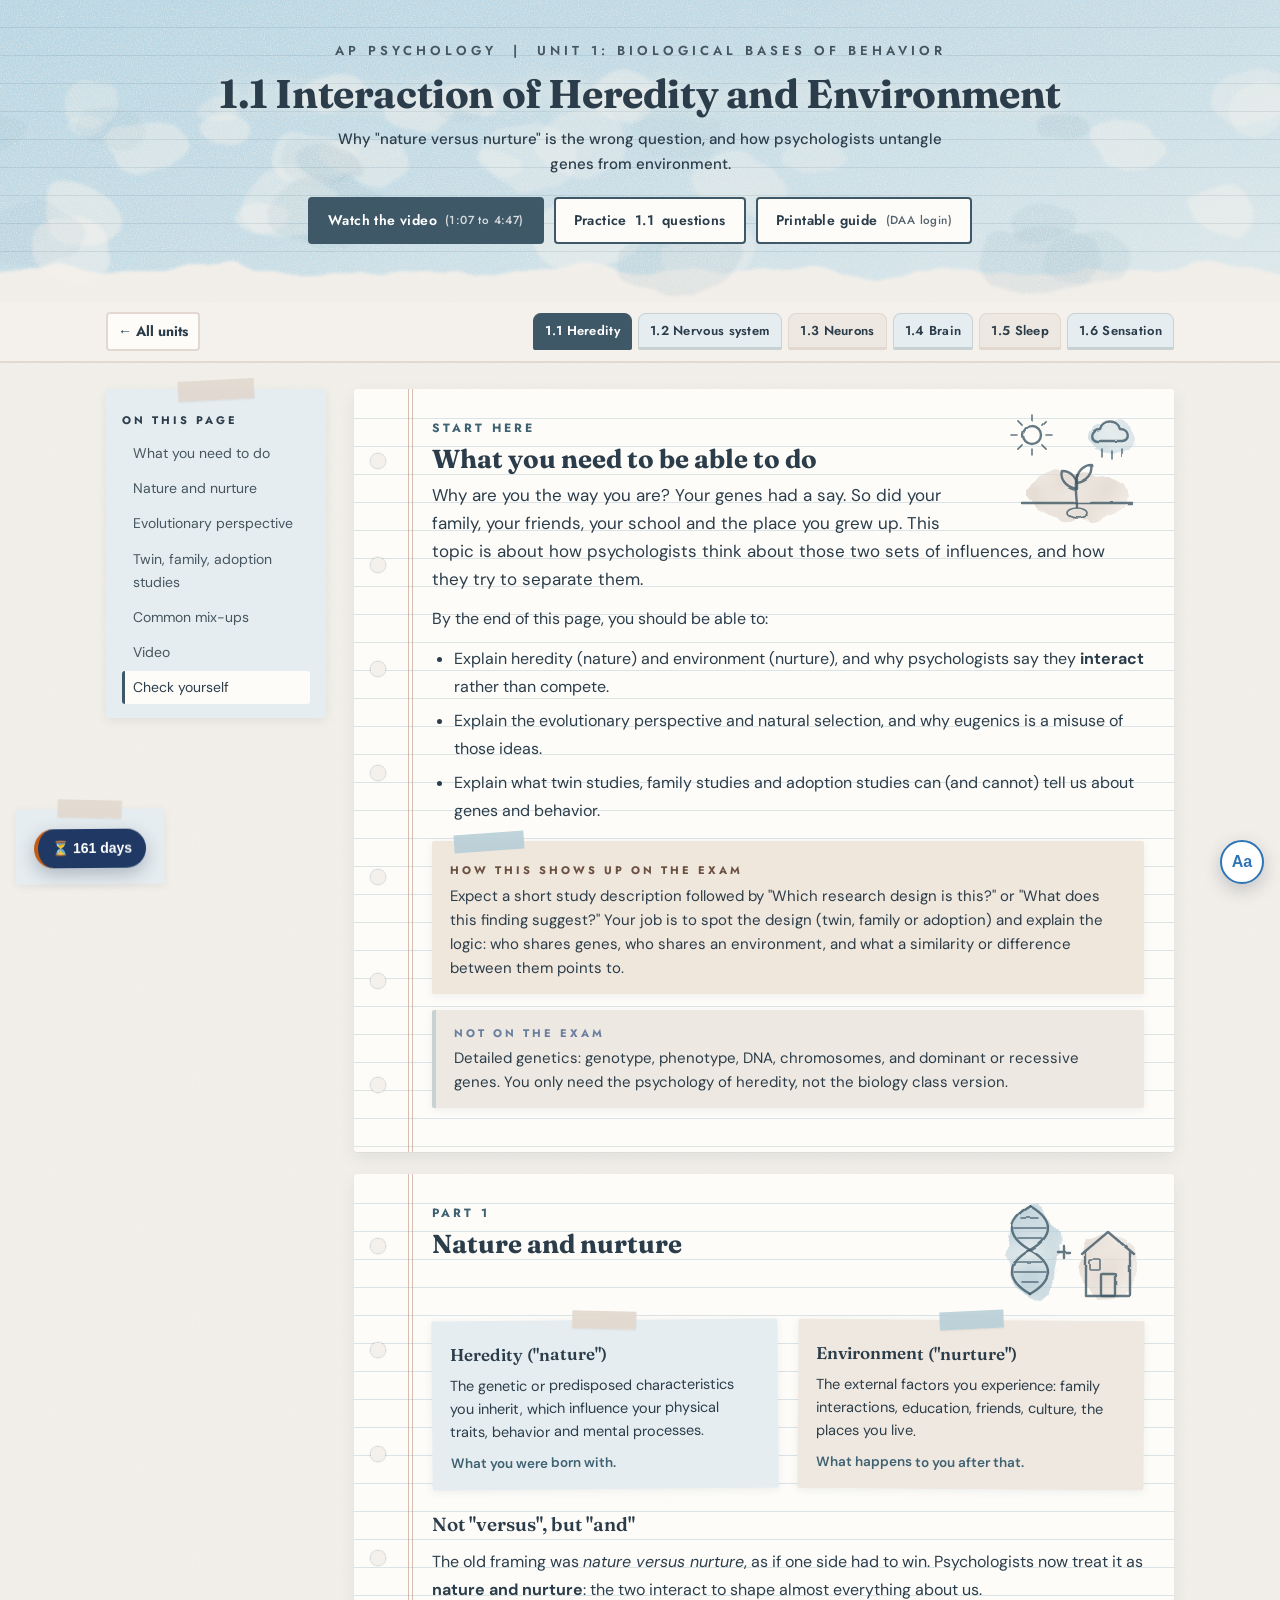
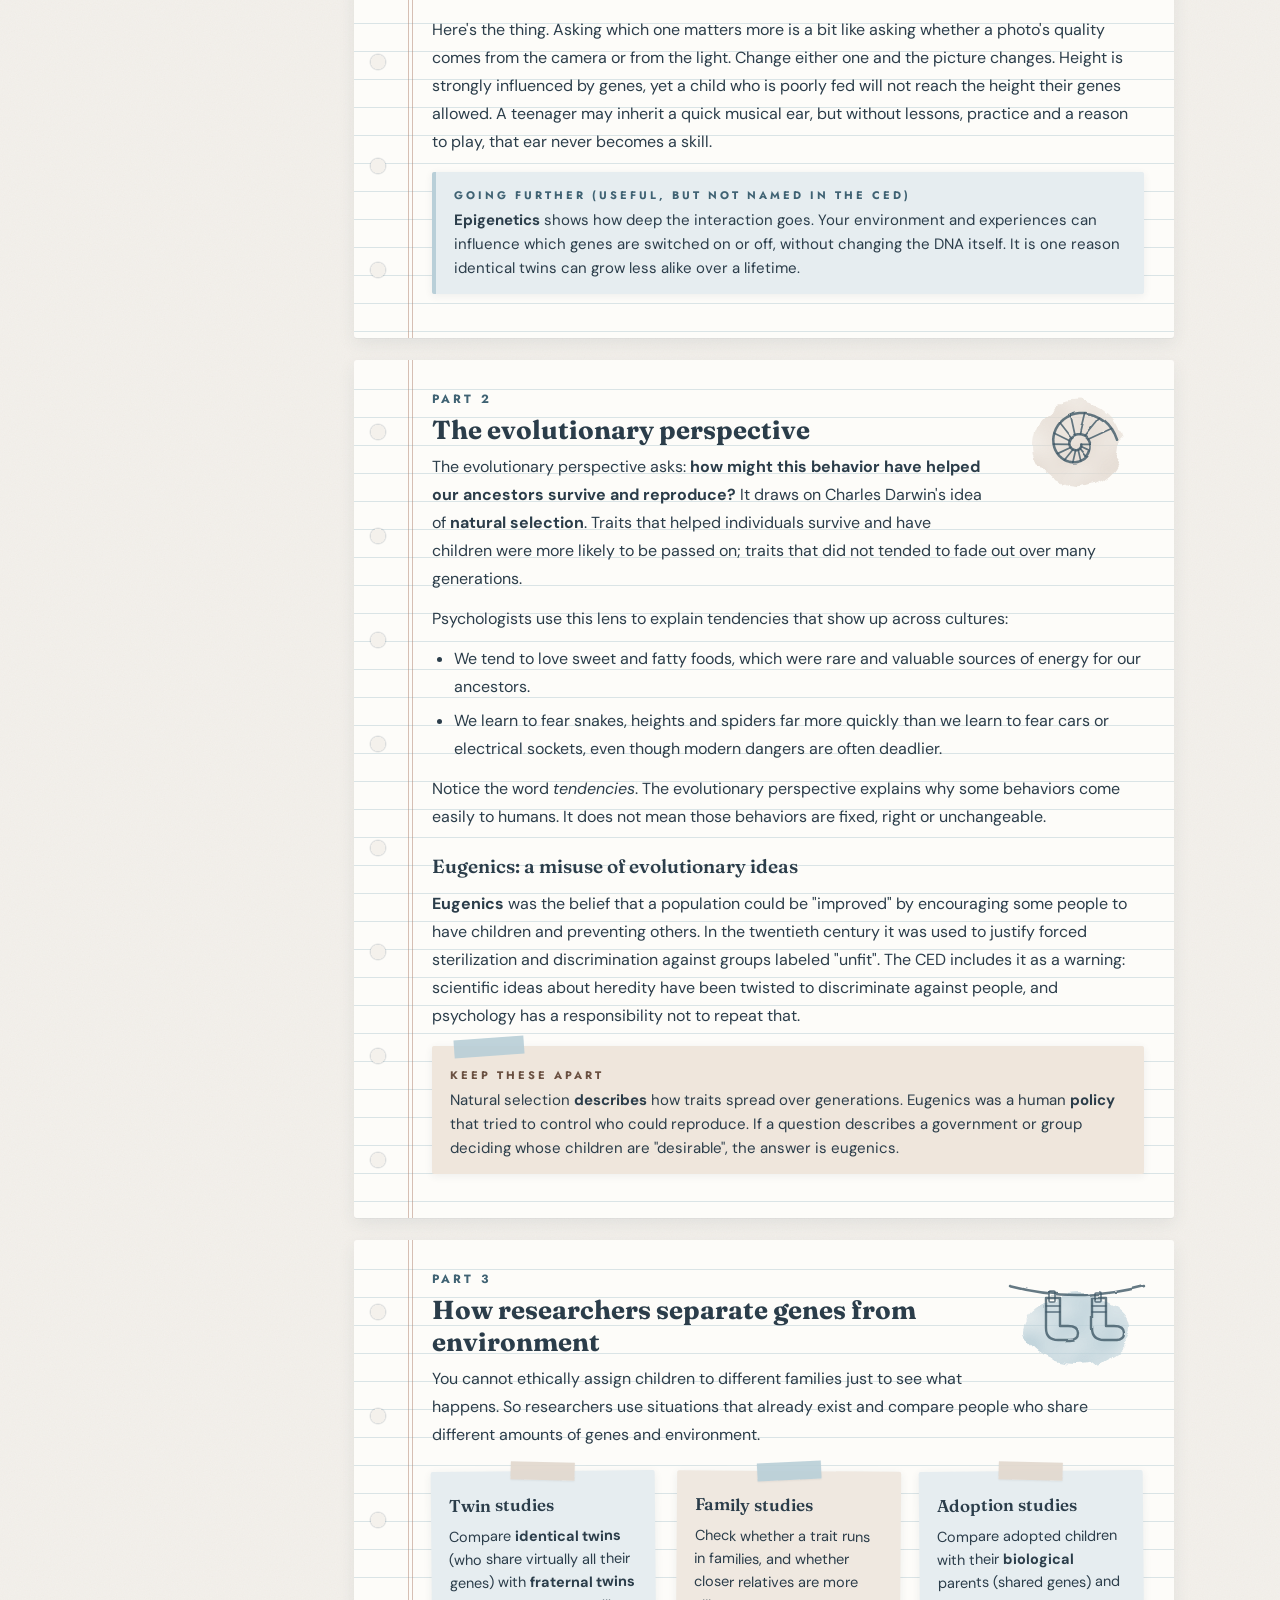
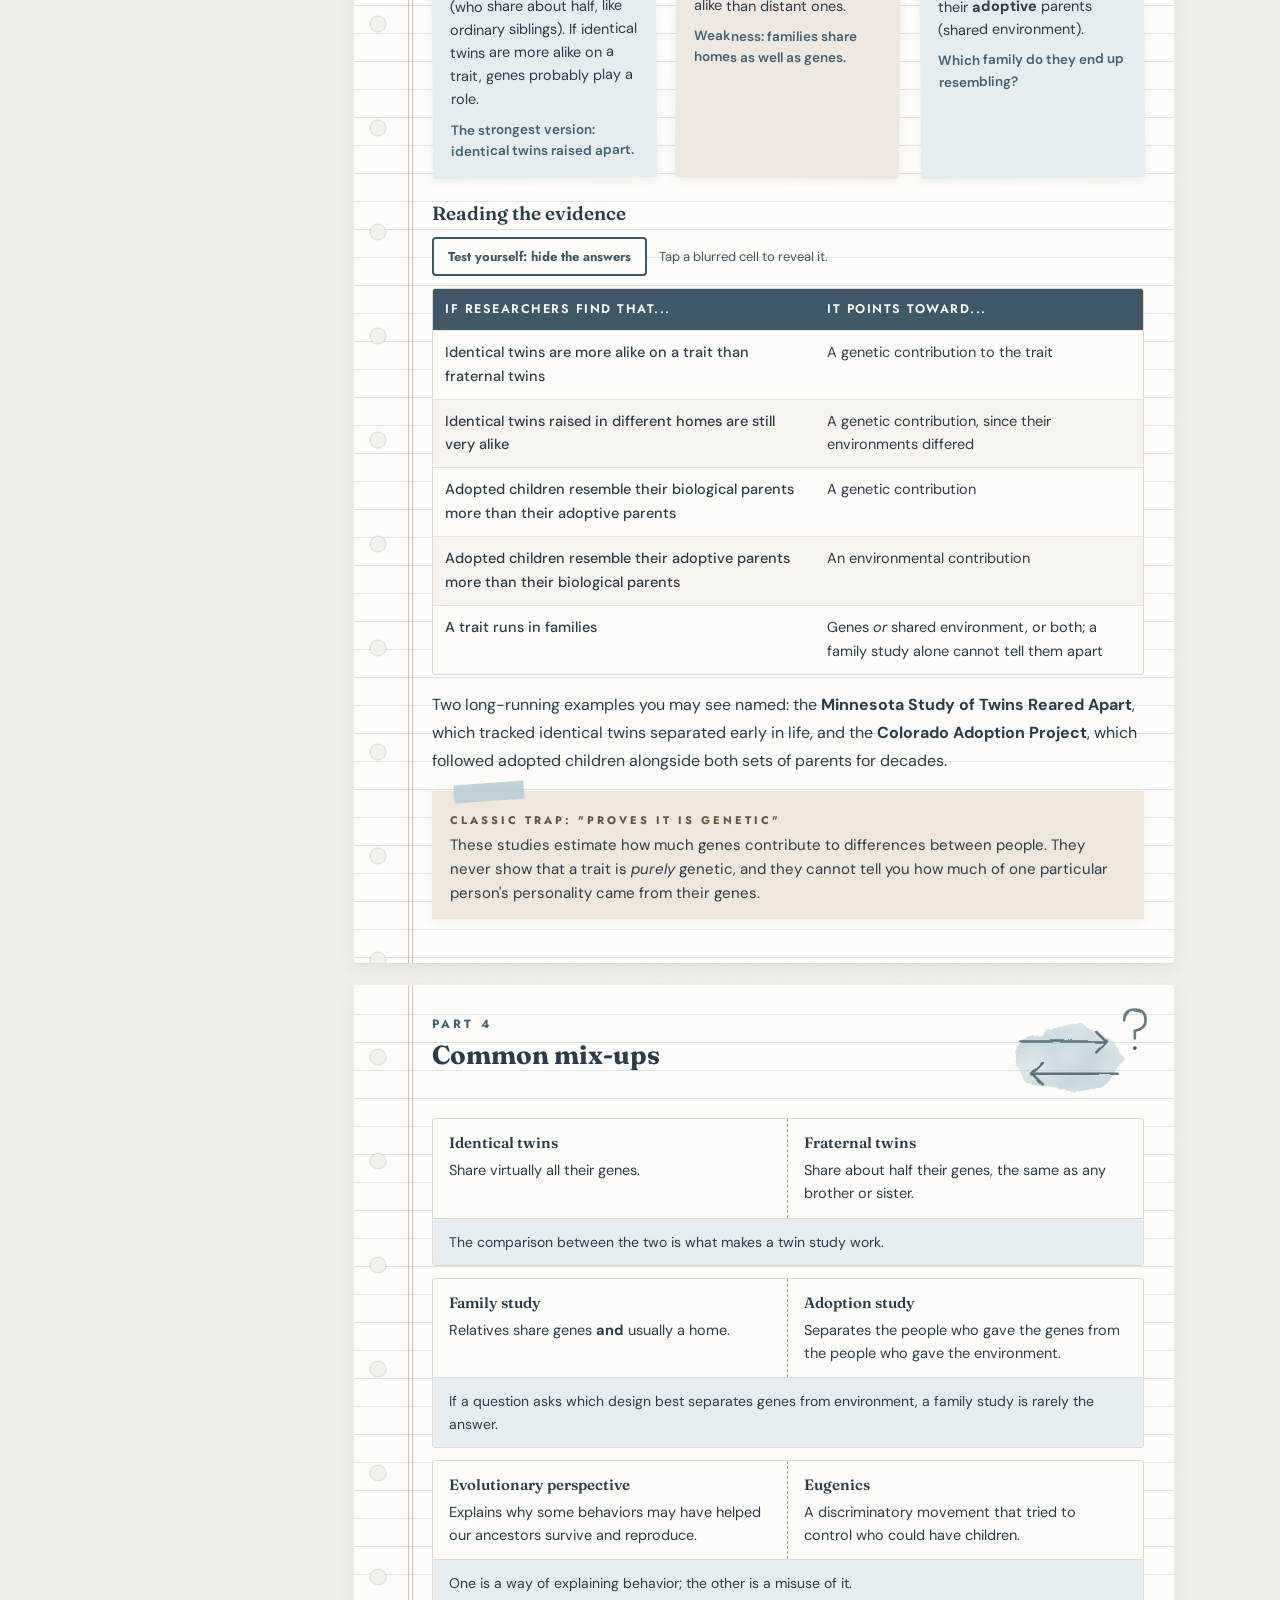
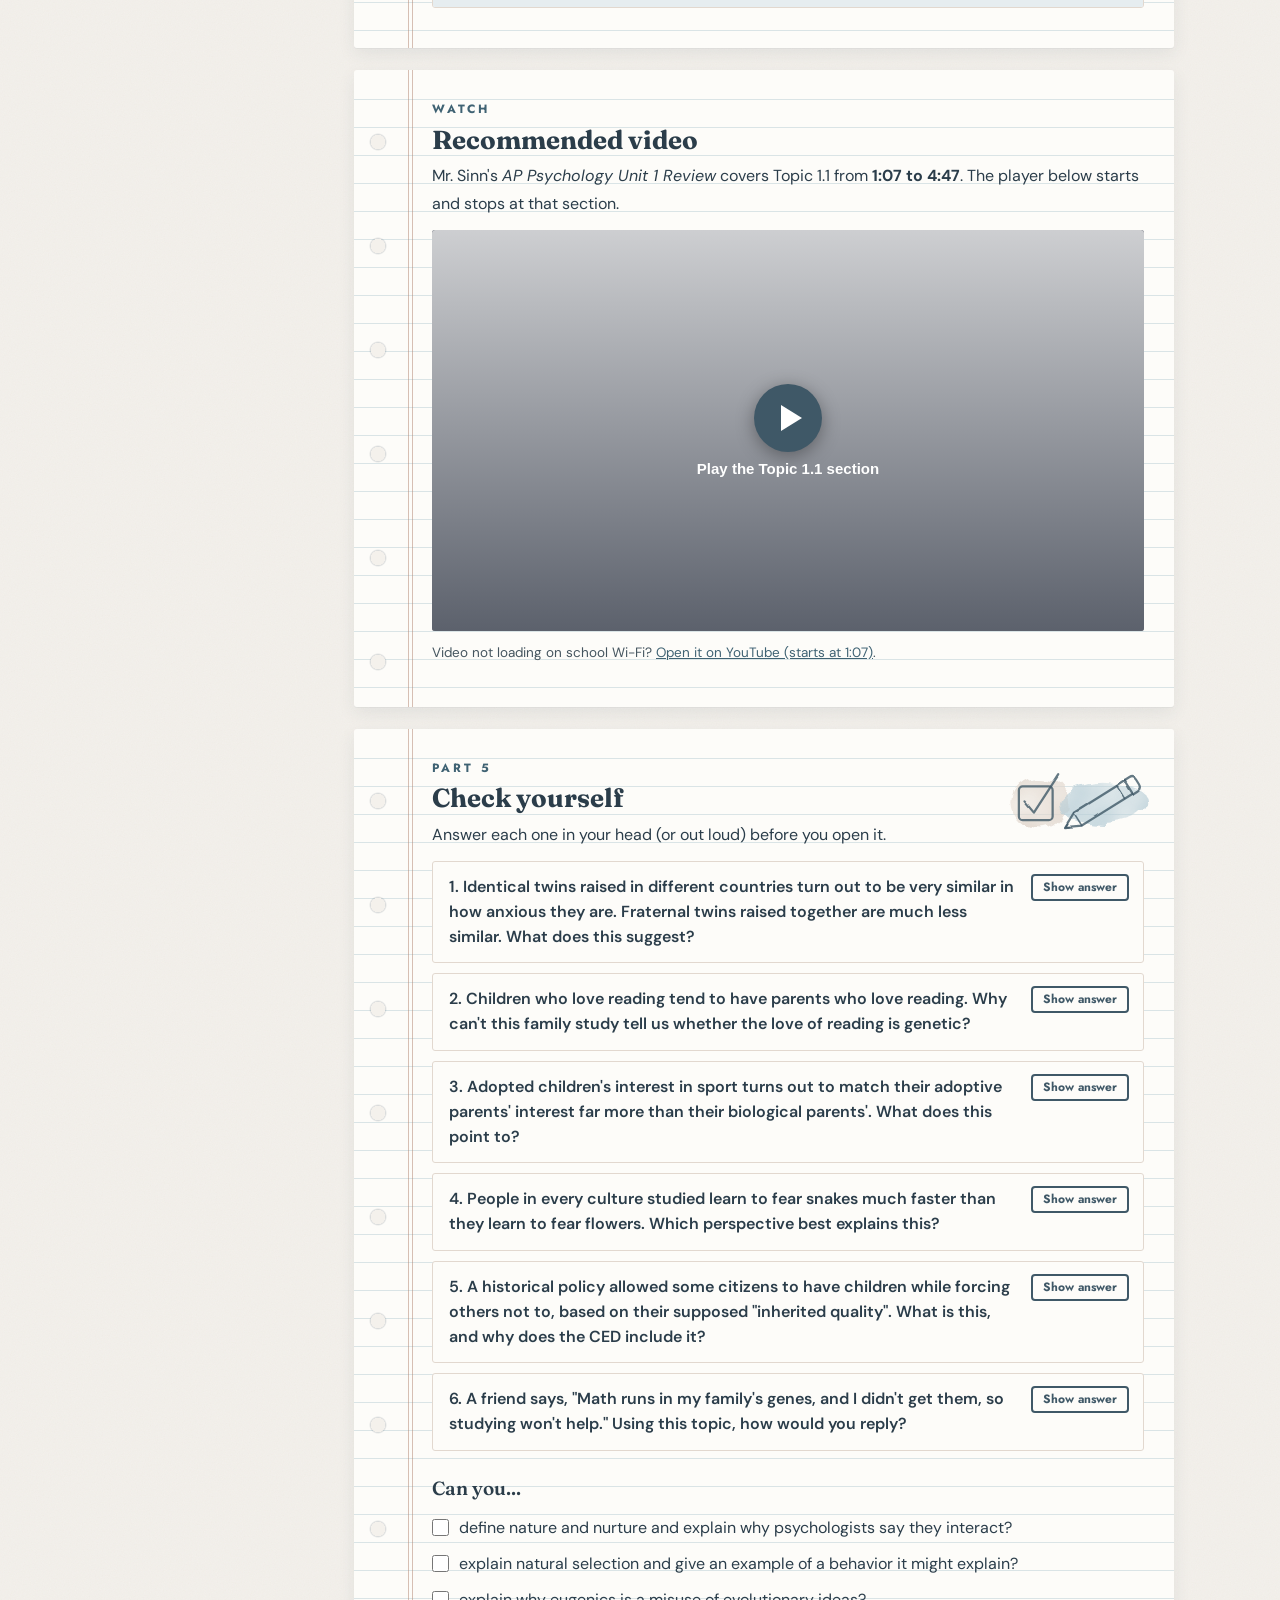
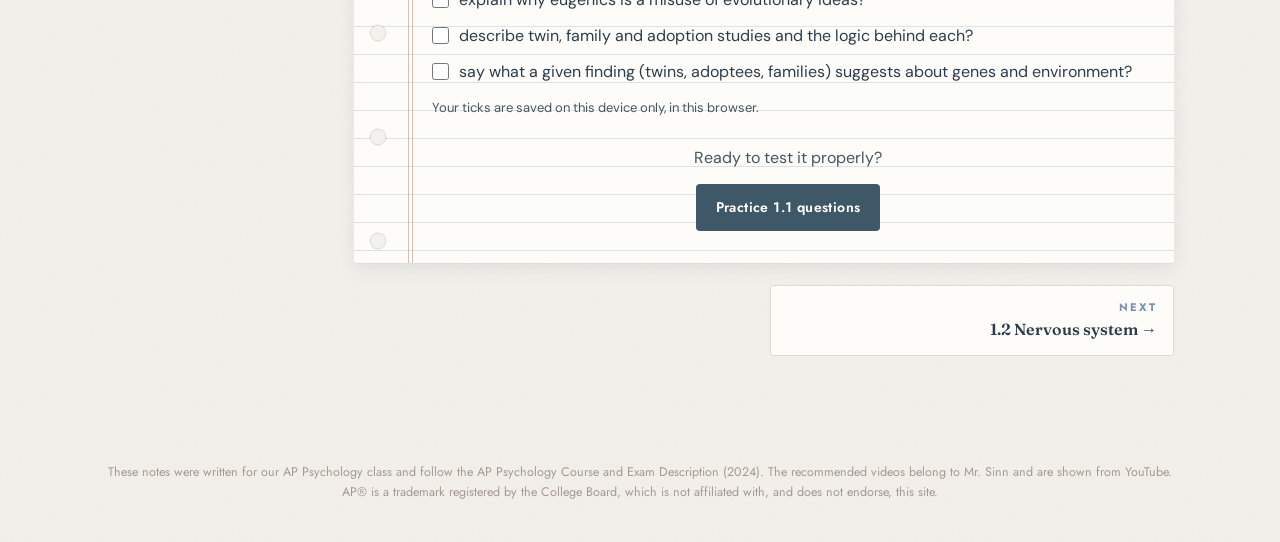
<file: Unit1_Notes.html>
<!DOCTYPE html>
<html lang="en">
<head>
<meta charset="UTF-8">
<meta name="viewport" content="width=device-width, initial-scale=1.0">
<title>Unit 1 Notes: Biological Bases of Behavior | AP Psychology Revision</title>
<link rel="preconnect" href="https://fonts.googleapis.com">
<link rel="preconnect" href="https://fonts.gstatic.com" crossorigin>
<link href="https://fonts.googleapis.com/css2?family=DM+Sans:wght@400;500;600;700&family=Fraunces:opsz,wght@9..144,600;9..144,700&family=Jost:wght@500;600&display=swap" rel="stylesheet">
<style>

*,*::before,*::after{box-sizing:border-box;margin:0;padding:0;}
:root{
  --navy:#1a2744; --blue:#2E75B6; --light:#DEEAF1; --bg:#f0f4fb; --orange:#C55A11;
  --ink:#1a2744; --muted:#4a6080; --line:#d0ddef; --card:#ffffff;
}
html{scroll-behavior:smooth;}
body{font-family:'Outfit',Arial,sans-serif;background:var(--bg);color:var(--ink);line-height:1.65;font-size:16px;}
a{color:var(--blue);}

/* HEADER */
header{background:var(--navy);color:#fff;padding:28px 20px 26px;text-align:center;}
header .eyebrow{font-size:11px;letter-spacing:3px;text-transform:uppercase;color:#7fa8d4;margin-bottom:8px;}
header h1{font-family:'Playfair Display',serif;font-size:30px;line-height:1.25;}
header .subtitle{margin:8px auto 0;font-size:15px;color:#c3d6ec;max-width:620px;}
.hero-actions{display:flex;flex-wrap:wrap;gap:10px;justify-content:center;margin-top:20px;}
.btn{display:inline-flex;align-items:center;gap:8px;padding:10px 18px;border-radius:8px;font-family:'Outfit',sans-serif;font-size:14px;font-weight:700;text-decoration:none;border:2px solid transparent;cursor:pointer;transition:background .2s,color .2s,border-color .2s;}
.btn-primary{background:var(--blue);color:#fff;}
.btn-primary:hover{background:#1f5f99;}
.btn-ghost{background:transparent;color:#fff;border-color:#7fa8d4;}
.btn-ghost:hover{background:#ffffff1a;}
.btn-dark{background:var(--navy);color:#fff;}
.btn-dark:hover{background:var(--blue);}
.btn small{font-weight:500;opacity:.8;}

/* TOP BAR */
.topbar{background:#fff;border-bottom:2px solid #dde6f4;position:sticky;top:0;z-index:50;box-shadow:0 2px 10px rgba(26,39,68,.08);}
.topbar-inner{max-width:1100px;margin:0 auto;padding:10px 16px;display:flex;align-items:center;gap:12px;flex-wrap:wrap;}
.back-link{font-weight:700;font-size:14px;text-decoration:none;color:var(--navy);padding:6px 10px;border-radius:6px;border:2px solid var(--line);}
.back-link:hover{border-color:var(--blue);color:var(--blue);}
.topic-tabs{display:flex;gap:6px;flex-wrap:wrap;margin-left:auto;}
.topic-tabs a,.topic-tabs span{font-size:13px;font-weight:600;padding:6px 11px;border-radius:6px;text-decoration:none;}
.topic-tabs a{background:var(--navy);color:#fff;}
.topic-tabs span{background:#eef2f8;color:#9aabc4;cursor:not-allowed;}

/* LAYOUT */
.layout{max-width:1100px;margin:26px auto;padding:0 16px 70px;display:grid;grid-template-columns:220px 1fr;gap:28px;}
.toc{position:sticky;top:76px;align-self:start;background:#fff;border-radius:12px;padding:16px 16px 12px;box-shadow:0 2px 14px rgba(26,39,68,.06);}
.toc h2{font-size:11px;letter-spacing:2px;text-transform:uppercase;color:#7a90b5;margin-bottom:8px;}
.toc ol{list-style:none;}
.toc li{margin-bottom:2px;}
.toc a{display:block;font-size:14px;text-decoration:none;color:var(--muted);padding:5px 8px;border-radius:6px;border-left:3px solid transparent;}
.toc a:hover,.toc a.active{background:var(--light);color:var(--navy);border-left-color:var(--blue);}
main{min-width:0;}
section.card{background:var(--card);border-radius:12px;padding:28px 30px;box-shadow:0 2px 16px rgba(26,39,68,.07);margin-bottom:22px;scroll-margin-top:80px;}
.card h2{font-family:'Playfair Display',serif;font-size:24px;color:var(--navy);margin-bottom:6px;}
.card h3{font-size:17px;margin:20px 0 8px;color:var(--navy);}
.card p{margin-bottom:12px;}
.card ul,.card ol{margin:0 0 12px 22px;}
.card li{margin-bottom:6px;}
.lede{font-size:17px;color:#2a3b5c;}
.sec-label{font-size:11px;font-weight:700;letter-spacing:2px;text-transform:uppercase;color:#7fa8d4;margin-bottom:4px;}

/* CALLOUTS */
.callout{border-radius:10px;padding:14px 18px;margin:16px 0;font-size:15px;}
.callout strong.tag{display:block;font-size:11px;letter-spacing:2px;text-transform:uppercase;margin-bottom:4px;}
.callout p:last-child,.callout ul:last-child{margin-bottom:0;}
.c-exam{background:#fdf1e9;border-left:5px solid var(--orange);}
.c-exam strong.tag{color:var(--orange);}
.c-hook{background:var(--light);border-left:5px solid var(--blue);}
.c-hook strong.tag{color:var(--blue);}
.c-scope{background:#f4f6fb;border-left:5px solid #9aabc4;}
.c-scope strong.tag{color:#6a7f9f;}

/* TABLES */
.table-wrap{overflow-x:auto;margin:12px 0 16px;border-radius:10px;border:1px solid var(--line);}
table{width:100%;border-collapse:collapse;font-size:14.5px;}
th{background:var(--navy);color:#fff;text-align:left;padding:10px 12px;font-weight:600;white-space:nowrap;}
td{padding:10px 12px;border-top:1px solid var(--line);vertical-align:top;}
tr:nth-child(even) td{background:#f8fafd;}
td:first-child{font-weight:700;white-space:nowrap;}
.hook{color:var(--blue);font-weight:600;}
.selftest-bar{display:flex;align-items:center;gap:12px;flex-wrap:wrap;margin:6px 0 4px;}
.toggle-btn{padding:8px 14px;border-radius:8px;border:2px solid var(--navy);background:#fff;color:var(--navy);font-family:'Outfit',sans-serif;font-weight:700;font-size:13px;cursor:pointer;}
.toggle-btn:hover,.toggle-btn[aria-pressed="true"]{background:var(--navy);color:#fff;}
.selftest-note{font-size:13px;color:var(--muted);}
.testing td.can-hide{filter:blur(6px);cursor:pointer;user-select:none;transition:filter .2s;}
.testing td.can-hide.revealed{filter:none;}

/* REFLEX ARC */
.arc{display:grid;grid-template-columns:repeat(3,1fr);gap:12px;margin:14px 0;}
.arc-step{background:#f8fafd;border:2px solid var(--line);border-radius:10px;padding:14px;position:relative;}
.arc-step .num{display:inline-block;background:var(--blue);color:#fff;font-weight:700;font-size:12px;border-radius:20px;padding:2px 10px;margin-bottom:6px;}
.arc-step h4{font-size:15px;margin-bottom:4px;}
.arc-step p{font-size:14px;margin:0;}

/* STEPPER */
.stepper{border:2px solid var(--line);border-radius:12px;overflow:hidden;margin:16px 0;}
.stepper-visual{background:#f8fafd;padding:12px 10px 4px;border-bottom:2px solid var(--line);}
.stepper-visual svg{width:100%;height:auto;display:block;}
.stepper-body{padding:16px 20px 18px;}
.step-card{display:none;}
.step-card.active{display:block;}
.step-card .step-count{font-size:12px;font-weight:700;letter-spacing:1px;text-transform:uppercase;color:#7fa8d4;}
.step-card h4{font-size:18px;margin:2px 0 6px;color:var(--navy);}
.step-card p{margin:0;}
.stepper-nav{display:flex;align-items:center;gap:10px;margin-top:14px;flex-wrap:wrap;}
.stepper-nav button{padding:9px 18px;border-radius:8px;border:none;font-family:'Outfit',sans-serif;font-weight:700;font-size:14px;cursor:pointer;background:var(--navy);color:#fff;}
.stepper-nav button:disabled{opacity:.35;cursor:default;}
.stepper-nav button.prev{background:#fff;color:var(--navy);border:2px solid var(--navy);}
.dots{display:flex;gap:6px;margin-left:auto;}
.dots button{width:12px;height:12px;border-radius:50%;padding:0;border:2px solid var(--blue);background:#fff;cursor:pointer;}
.dots button.on{background:var(--blue);}
.seg{fill:none;stroke:#b7c7de;stroke-width:3;stroke-linecap:round;stroke-linejoin:round;transition:stroke .25s,stroke-width .25s;}
.seg.hot{stroke:var(--orange);stroke-width:6;}
.band{fill:var(--orange);opacity:0;transition:opacity .25s;}
.band.hot{opacity:.13;}
.ax{stroke:#9aabc4;stroke-width:1;}
.ax-dash{stroke:#9aabc4;stroke-width:1.5;stroke-dasharray:6 5;}
.thr{stroke:var(--blue);stroke-width:2;stroke-dasharray:7 5;}
.svg-label{font-family:'Outfit',sans-serif;font-size:13px;fill:#4a6080;}
.svg-label.b{fill:var(--blue);font-weight:700;}
.svg-label.o{fill:var(--orange);font-weight:700;}
.syn-part{transition:opacity .3s;}
.syn-hide{opacity:0;}

/* CARDS GRID */
.grid3{display:grid;grid-template-columns:repeat(3,1fr);gap:14px;margin:14px 0;}
.mini{background:#f8fafd;border:2px solid var(--line);border-radius:10px;padding:16px;}
.mini h4{font-size:16px;color:var(--navy);margin-bottom:6px;}
.mini p{font-size:14.5px;margin-bottom:8px;}
.mini .analogy{font-size:13.5px;color:var(--blue);font-weight:600;margin:0;}

/* MIX-UPS */
.pair{display:grid;grid-template-columns:1fr 1fr;border:2px solid var(--line);border-radius:10px;overflow:hidden;margin:12px 0;}
.pair div{padding:12px 16px;font-size:14.5px;}
.pair div:first-child{border-right:2px solid var(--line);}
.pair h4{font-size:15px;color:var(--navy);margin-bottom:4px;}
.pair-note{grid-column:1 / -1;background:var(--light);border-top:2px solid var(--line);font-size:14px !important;}

/* CHECK YOURSELF */
details.q{border:2px solid var(--line);border-radius:10px;margin:10px 0;background:#f8fafd;}
details.q summary{cursor:pointer;padding:13px 16px;font-weight:600;list-style:none;position:relative;padding-right:120px;}
details.q summary::-webkit-details-marker{display:none;}
details.q summary::after{content:"Show answer";position:absolute;right:14px;top:12px;font-size:12px;font-weight:700;color:var(--blue);border:2px solid var(--blue);border-radius:20px;padding:2px 10px;background:#fff;}
details.q[open] summary::after{content:"Hide";}
details.q .ans{padding:0 16px 14px;font-size:15px;}
details.q .ans strong{color:#1e7b34;}
.checklist{list-style:none;margin:10px 0 0 !important;}
.checklist li{margin-bottom:8px;}
.checklist label{display:flex;gap:10px;align-items:flex-start;cursor:pointer;}
.checklist input{margin-top:5px;width:17px;height:17px;accent-color:var(--blue);flex-shrink:0;}
.check-meta{font-size:13px;color:var(--muted);margin-top:8px;}

/* VIDEO */
.video-wrap{position:relative;aspect-ratio:16/9;border-radius:10px;overflow:hidden;background:#0d1526;margin:12px 0 8px;}
.video-wrap iframe{position:absolute;inset:0;width:100%;height:100%;border:0;}
.video-facade{position:absolute;inset:0;width:100%;height:100%;border:0;cursor:pointer;background-size:cover;background-position:center;display:flex;align-items:center;justify-content:center;}
.video-facade::before{content:"";position:absolute;inset:0;background:linear-gradient(180deg,rgba(13,21,38,.15),rgba(13,21,38,.65));}
.play{position:relative;display:flex;flex-direction:column;align-items:center;gap:8px;color:#fff;font-family:'Outfit',sans-serif;font-weight:700;font-size:15px;}
.play .circle{width:68px;height:68px;border-radius:50%;background:var(--orange);display:flex;align-items:center;justify-content:center;box-shadow:0 4px 18px rgba(0,0,0,.35);}
.play .circle::after{content:"";margin-left:6px;border-style:solid;border-width:13px 0 13px 21px;border-color:transparent transparent transparent #fff;}
.video-note{font-size:13.5px;color:var(--muted);}

.end-cta{text-align:center;padding:10px 0 4px;}
.end-cta p{color:var(--muted);margin-bottom:12px;}
footer{max-width:1100px;margin:0 auto;padding:0 16px 40px;font-size:12.5px;color:#7a90b5;text-align:center;line-height:1.6;}

@media(max-width:860px){
  .layout{grid-template-columns:1fr;}
  .toc{position:static;}
  .toc ol{display:flex;flex-wrap:wrap;gap:4px;}
  .toc a{border-left:none;border:1px solid var(--line);}
  .topic-tabs{margin-left:0;}
}
@media(max-width:640px){
  header h1{font-size:24px;}
  section.card{padding:20px 18px;}
  .arc,.grid3{grid-template-columns:1fr;}
  .pair{grid-template-columns:1fr;}
  .pair div:first-child{border-right:none;border-bottom:2px solid var(--line);}
  td:first-child{white-space:normal;}
  .topbar{position:static;}
  .topic-tabs{flex-wrap:nowrap;overflow-x:auto;width:100%;}
  .topic-tabs a,.topic-tabs span{flex-shrink:0;}
  .svg-label{font-size:20px;}
  table.stack thead{display:none;}
  table.stack,table.stack tbody,table.stack tr,table.stack td{display:block;width:100%;}
  table.stack tr{border-top:2px solid var(--line);padding:8px 0;}
  table.stack tr:first-child{border-top:none;}
  table.stack td{border-top:none;padding:5px 16px;}
  table.stack td::before{content:attr(data-label);display:block;font-size:11px;letter-spacing:.08em;text-transform:uppercase;color:#6a7f9f;font-weight:700;margin-bottom:2px;}
  table.stack td[data-label=""]::before{display:none;}
  table.stack td:first-child{font-size:16px;}
  table.stack.testing td.can-hide:not(.revealed){filter:none;color:transparent;text-shadow:0 0 9px rgba(30,40,70,.6);}
  table.stack.testing td.can-hide:not(.revealed) *{color:transparent !important;text-shadow:0 0 9px rgba(30,40,70,.6);}
  table.stack.testing td.can-hide::before{color:#6a7f9f;text-shadow:none;}
}
@media print{
  .topbar,.toc,.hero-actions,.stepper-visual,.stepper-nav,.video-card,.selftest-bar,.end-cta,.checklist-card{display:none !important;}
  body{background:#fff;}
  header{background:#fff;color:#000;padding:0 0 10px;}
  header h1,header .subtitle{color:#000;}
  .layout{display:block;margin:0;padding:0;}
  section.card{box-shadow:none;padding:10px 0;border-bottom:1px solid #ccc;border-radius:0;break-inside:avoid-page;}
  .step-card{display:block !important;margin-bottom:10px;}
  details.q{break-inside:avoid;}
  details.q .ans{display:block;}
  th{background:#eee;color:#000;}
}


/* ===== Unit page additions ===== */
.topic{display:none;}
.topic.shown{display:block;}
.topic-tabs a{background:#eef2f8;color:var(--navy);}
.topic-tabs a:hover{background:var(--light);}
.topic-tabs a.on{background:var(--navy);color:#fff;}
.topic-nav{display:flex;justify-content:space-between;gap:12px;flex-wrap:wrap;margin:6px 0 10px;}
.topic-nav a{flex:1 1 220px;background:#fff;border:2px solid var(--line);border-radius:10px;padding:12px 16px;text-decoration:none;color:var(--navy);font-weight:700;}
.topic-nav a small{display:block;font-size:11px;letter-spacing:2px;text-transform:uppercase;color:#7a90b5;font-weight:700;}
.topic-nav a:hover{border-color:var(--blue);}
.topic-nav a.next{text-align:right;}
.topic-nav .spacer{flex:1 1 220px;}

/* Explorer (click a part, read about it) */
.explorer{border:2px solid var(--line);border-radius:12px;overflow:hidden;margin:16px 0;}
.ex-visual{background:#f8fafd;padding:12px 10px 6px;border-bottom:2px solid var(--line);}
.ex-visual svg{width:100%;height:auto;display:block;}
.ex-chips{display:flex;flex-wrap:wrap;gap:6px;padding:12px 16px 0;}
.ex-chips button{font-family:'Outfit',sans-serif;font-size:13px;font-weight:600;padding:6px 12px;border-radius:20px;border:2px solid var(--line);background:#fff;color:var(--navy);cursor:pointer;}
.ex-chips button:hover{border-color:var(--blue);}
.ex-chips button.on{background:var(--navy);border-color:var(--navy);color:#fff;}
.ex-panels{padding:12px 20px 18px;}
.ex-panel{display:none;}
.ex-panel.on{display:block;}
.ex-panel h4{font-size:18px;color:var(--navy);margin-bottom:4px;}
.ex-panel p{margin-bottom:8px;}
.ex-panel p:last-child{margin-bottom:0;}
.ex-hint{font-size:13px;color:var(--muted);padding:10px 20px 0;}
.ex-node{cursor:pointer;}
.ex-node rect,.ex-node path,.ex-node ellipse,.ex-node circle{transition:fill .2s,stroke .2s,stroke-width .2s;}
.ex-node:hover rect,.ex-node:hover path,.ex-node:hover ellipse{stroke:var(--blue);stroke-width:3;}
.ex-node.on rect,.ex-node.on path,.ex-node.on ellipse,.ex-node.on circle{stroke:var(--orange);stroke-width:4;}
.tree-line{stroke:#9aabc4;stroke-width:2;fill:none;}
.tree-node rect{fill:#fff;stroke:#b7c7de;stroke-width:2;}
.tree-node.on rect{fill:#fdf1e9;}
.tree-node text{font-family:'Outfit',sans-serif;font-size:15px;font-weight:600;fill:var(--navy);pointer-events:none;}
.lobe{stroke:#fff;stroke-width:3;}
.lobe-label{font-family:'Outfit',sans-serif;font-size:15px;font-weight:700;fill:#1a2744;pointer-events:none;}
.mark-label{font-family:'Outfit',sans-serif;font-size:12.5px;font-weight:700;pointer-events:none;}
.hyp-level{font-family:'Outfit',sans-serif;font-size:13px;fill:#4a6080;}
.hyp-band{fill:var(--orange);opacity:0;transition:opacity .2s;}
.hyp-band.on{opacity:.14;}
.hyp-line{fill:none;stroke:var(--navy);stroke-width:3;stroke-linejoin:round;}
.hyp-rem{stroke:var(--orange);stroke-width:5;fill:none;stroke-linecap:round;}

.hl{opacity:0;transition:opacity .2s;}
.hl.on{opacity:1;}

.grid2{grid-template-columns:1fr 1fr;}

/* Widgets */
.widget{border:2px solid var(--line);border-radius:12px;padding:18px 20px;margin:16px 0;background:#f8fafd;}
.widget h4{font-size:17px;color:var(--navy);margin-bottom:6px;}
.widget label{font-weight:600;font-size:14px;}
.widget input[type=range]{width:100%;accent-color:var(--blue);margin:8px 0;}
.widget select{font-family:'Outfit',sans-serif;font-size:14px;padding:6px 10px;border-radius:8px;border:2px solid var(--line);background:#fff;color:var(--navy);}
.readout{background:#fff;border:2px solid var(--line);border-radius:10px;padding:12px 16px;margin-top:10px;font-size:15px;}
.readout .big{font-size:22px;font-weight:700;color:var(--orange);}
.ai-stage{position:relative;height:220px;border-radius:10px;overflow:hidden;background:#fff;border:2px solid var(--line);margin:12px 0;display:flex;align-items:center;justify-content:center;}
.ai-art{display:flex;align-items:center;gap:22px;}
.ai-art .c1{width:90px;height:90px;border-radius:50%;background:#1f9e3a;}
.ai-art .c2{width:90px;height:90px;background:#f4d21f;}
.ai-art .c3{width:44px;height:120px;background:#111;}
.ai-dot{position:absolute;left:50%;top:50%;width:10px;height:10px;margin:-5px 0 0 -5px;border-radius:50%;background:#C55A11;z-index:2;}
.ai-blank{position:absolute;inset:0;background:#fff;display:none;}
.ai-stage.white .ai-blank{display:block;}
.ai-count{font-weight:700;color:var(--navy);}
.wave-row{display:grid;grid-template-columns:150px 1fr;gap:12px;align-items:center;padding:8px 0;border-top:1px solid var(--line);}
.wave-row:first-child{border-top:none;}
.wave-row svg{width:100%;height:40px;}
.wave-row strong{font-size:14.5px;}
.wave-row span{display:block;font-size:12.5px;color:var(--muted);}
@media(max-width:640px){
  .grid2{grid-template-columns:1fr;}
  .topic-tabs{display:grid !important;grid-template-columns:repeat(3,1fr);gap:6px;width:100%;overflow:visible !important;}
  .topic-tabs a{display:flex;align-items:center;justify-content:center;text-align:center;padding:9px 4px !important;font-size:13px !important;line-height:1.25;}
  .wave-row{grid-template-columns:110px 1fr;}
  .tree-node text{font-size:17px;}
  .ai-art .c1,.ai-art .c2{width:70px;height:70px;}
}
@media print{
  .topic{display:none !important;}
  .topic.shown{display:block !important;}
  .topic-nav,.explorer .ex-chips,.widget{display:none !important;}
  .ex-panel{display:block !important;margin-bottom:10px;}
}
</style>
<link rel="stylesheet" href="theme.css">
<link rel="stylesheet" href="dark.css">
<script src="settings.js" data-dark></script>
</head>
<body data-quiz="https://psych4everybody.github.io/psych-revision/unit1_revision_quiz.html" data-unit="Unit 1 Notes">
<svg class="defs" aria-hidden="true" focusable="false"><defs>
<filter id="pencil" x="-10%" y="-10%" width="120%" height="120%"><feTurbulence type="fractalNoise" baseFrequency=".05" numOctaves="2" seed="3" result="w"/><feDisplacementMap in="SourceGraphic" in2="w" scale="2.6" xChannelSelector="R" yChannelSelector="G"/></filter>
<filter id="wcSpot" x="-20%" y="-20%" width="140%" height="140%"><feTurbulence type="fractalNoise" baseFrequency=".035" numOctaves="3" seed="8" result="w"/><feDisplacementMap in="SourceGraphic" in2="w" scale="16" xChannelSelector="R" yChannelSelector="G" result="d"/><feTurbulence type="fractalNoise" baseFrequency=".02" numOctaves="2" seed="4" result="b"/><feColorMatrix in="b" type="matrix" values="0 0 0 0 0  0 0 0 0 0  0 0 0 0 0  1.4 0 0 0 .1" result="bA"/><feComposite in="d" in2="bA" operator="in"/></filter>
</defs></svg>

<header>
  <div class="eyebrow">AP Psychology &nbsp;|&nbsp; Unit 1: Biological Bases of Behavior</div>
  <h1 id="heroTitle">Unit 1 Notes</h1>
  <p class="subtitle" id="heroSub"></p>
  <div class="hero-actions">
    <a class="btn btn-primary" id="heroVideo" href="#">Watch the video <small id="heroVtime"></small></a>
    <a class="btn btn-ghost" id="heroPractice" href="https://psych4everybody.github.io/psych-revision/unit1_revision_quiz.html">Practice <span id="heroNum"></span> questions</a>
    <a class="btn btn-ghost" href="https://docs.google.com/document/d/1s3E7YtV9hcPSRQwfuUcp2K_gTKalLcfgP0g5StFlfM8/edit?tab=t.0" target="_blank" rel="noopener">Printable guide <small>(DAA login)</small></a>
  </div>
</header>

<nav class="topbar" aria-label="Unit navigation">
  <div class="topbar-inner">
    <a class="back-link" href="index.html">&larr; All units</a>
    <div class="topic-tabs" id="topicTabs" aria-label="Unit 1 topics">
      <a href="#t1-1" data-tab="t1-1">1.1 Heredity</a>
      <a href="#t1-2" data-tab="t1-2">1.2 Nervous system</a>
      <a href="#t1-3" data-tab="t1-3">1.3 Neurons</a>
      <a href="#t1-4" data-tab="t1-4">1.4 Brain</a>
      <a href="#t1-5" data-tab="t1-5">1.5 Sleep</a>
      <a href="#t1-6" data-tab="t1-6">1.6 Sensation</a>
    </div>
  </div>
</nav>

<div class="layout">
  <aside class="toc" aria-label="On this page">
    <h2>On this page</h2>
    <ol id="tocList"></ol>
  </aside>
  <main>
<div class="topic" id="t1-1" data-num="1.1" data-title="Interaction of Heredity and Environment" data-short="Heredity" data-sub="Why &quot;nature versus nurture&quot; is the wrong question, and how psychologists untangle genes from environment." data-vtime="1:07 to 4:47">
    <!-- 1.1 GOALS -->
    <section class="card" id="t11-goals" data-toc="What you need to do">
      <div class="doodle" aria-hidden="true"><svg viewBox="0 0 150 120"><ellipse class="spot" cx="75" cy="88" rx="50" ry="26" fill="#e2d8cf" opacity="0.85"/><ellipse class="spot" cx="110" cy="30" rx="24" ry="16" fill="#b9cfd8" opacity="0.85"/><g><circle class="ink" cx="30" cy="28" r="9"/><path class="ink thin" d="M44.0 28.0 L50.0 28.0 M39.9 37.9 L44.1 42.1 M30.0 42.0 L30.0 48.0 M20.1 37.9 L15.9 42.1 M16.0 28.0 L10.0 28.0 M20.1 18.1 L15.9 13.9 M30.0 14.0 L30.0 8.0 M39.9 18.1 L44.1 13.9 "/><path class="ink" d="M96 34 C88 34 88 22 98 22 C100 12 116 12 118 22 C128 22 128 34 120 34 Z"/><path class="ink thin" d="M100 42 v8 M110 44 v8 M120 42 v8"/><path class="ink" d="M20 96 H130"/><ellipse class="ink thin" cx="75" cy="106" rx="10" ry="5"/><path class="ink" d="M75 100 C75 88 72 80 75 68"/><path class="ink" d="M75 82 C62 80 58 70 60 64 C70 64 76 72 75 82 Z"/><path class="ink" d="M75 76 C86 74 92 66 90 58 C80 58 74 66 75 76 Z"/></g></svg></div>
      <div class="sec-label">Start here</div>
      <h2>What you need to be able to do</h2>
      <p class="lede">Why are you the way you are? Your genes had a say. So did your family, your friends, your school and the place you grew up. This topic is about how psychologists think about those two sets of influences, and how they try to separate them.</p>
      <p>By the end of this page, you should be able to:</p>
      <ul>
        <li>Explain heredity (nature) and environment (nurture), and why psychologists say they <strong>interact</strong> rather than compete.</li>
        <li>Explain the evolutionary perspective and natural selection, and why eugenics is a misuse of those ideas.</li>
        <li>Explain what twin studies, family studies and adoption studies can (and cannot) tell us about genes and behavior.</li>
      </ul>
      <div class="callout c-exam">
        <strong class="tag">How this shows up on the exam</strong>
        <p>Expect a short study description followed by "Which research design is this?" or "What does this finding suggest?" Your job is to spot the design (twin, family or adoption) and explain the logic: who shares genes, who shares an environment, and what a similarity or difference between them points to.</p>
      </div>
      <div class="callout c-scope">
        <strong class="tag">Not on the exam</strong>
        <p>Detailed genetics: genotype, phenotype, DNA, chromosomes, and dominant or recessive genes. You only need the psychology of heredity, not the biology class version.</p>
      </div>
    </section>

    <!-- 1.1 NATURE AND NURTURE -->
    <section class="card" id="t11-nn" data-toc="Nature and nurture">
      <div class="doodle" aria-hidden="true"><svg viewBox="0 0 150 120"><ellipse class="spot" cx="32" cy="60" rx="26" ry="46" fill="#b9cfd8" opacity="0.85"/><ellipse class="spot" cx="106" cy="74" rx="30" ry="32" fill="#e2d8cf" opacity="0.85"/><g><path class="ink" d="M28 14 C52 28 52 44 28 58 C4 72 4 88 28 102"/><path class="ink" d="M28 14 C4 28 4 44 28 58 C52 72 52 88 28 102"/><path class="ink thin" d="M20 26 H36 M12 36 H44 M16 46 H40 M16 70 H40 M12 80 H44 M20 90 H36"/><path class="ink" d="M56 60 H68 M62 54 V66"/><path class="ink" d="M80 62 L106 40 L132 62 M84 60 V104 H128 V60"/><rect class="ink" x="99" y="82" width="14" height="22" rx="1"/><rect class="ink thin" x="88" y="68" width="10" height="10" rx="1"/></g></svg></div>
      <div class="sec-label">Part 1</div>
      <h2>Nature and nurture</h2>
      <div class="grid3 grid2">
        <div class="mini">
          <h4>Heredity ("nature")</h4>
          <p>The genetic or predisposed characteristics you inherit, which influence your physical traits, behavior and mental processes.</p>
          <p class="analogy">What you were born with.</p>
        </div>
        <div class="mini">
          <h4>Environment ("nurture")</h4>
          <p>The external factors you experience: family interactions, education, friends, culture, the places you live.</p>
          <p class="analogy">What happens to you after that.</p>
        </div>
      </div>
      <h3>Not "versus", but "and"</h3>
      <p>The old framing was <em>nature versus nurture</em>, as if one side had to win. Psychologists now treat it as <strong>nature and nurture</strong>: the two interact to shape almost everything about us.</p>
      <p>Here's the thing. Asking which one matters more is a bit like asking whether a photo's quality comes from the camera or from the light. Change either one and the picture changes. Height is strongly influenced by genes, yet a child who is poorly fed will not reach the height their genes allowed. A teenager may inherit a quick musical ear, but without lessons, practice and a reason to play, that ear never becomes a skill.</p>
      <div class="callout c-hook">
        <strong class="tag">Going further (useful, but not named in the CED)</strong>
        <p><strong>Epigenetics</strong> shows how deep the interaction goes. Your environment and experiences can influence which genes are switched on or off, without changing the DNA itself. It is one reason identical twins can grow less alike over a lifetime.</p>
      </div>
    </section>

    <!-- 1.1 EVOLUTION -->
    <section class="card" id="t11-evo" data-toc="Evolutionary perspective">
      <div class="doodle" aria-hidden="true"><svg viewBox="0 0 140 125"><ellipse class="spot" cx="70" cy="62" rx="42" ry="40" fill="#e2d8cf" opacity="0.85"/><g><path class="ink" d="M74.0 62.0 L74.1 62.6 L74.0 63.2 L73.9 63.9 L73.7 64.5 L73.3 65.1 L72.9 65.7 L72.4 66.2 L71.8 66.6 L71.1 67.0 L70.4 67.2 L69.6 67.4 L68.7 67.4 L67.9 67.3 L67.1 67.0 L66.2 66.7 L65.5 66.2 L64.7 65.5 L64.1 64.8 L63.6 63.9 L63.2 63.0 L62.9 61.9 L62.8 60.9 L62.9 59.7 L63.1 58.6 L63.6 57.5 L64.1 56.4 L64.9 55.5 L65.8 54.6 L66.9 53.8 L68.1 53.2 L69.4 52.8 L70.8 52.5 L72.3 52.5 L73.8 52.7 L75.3 53.2 L76.7 53.8 L78.1 54.7 L79.3 55.9 L80.4 57.2 L81.3 58.7 L82.0 60.4 L82.4 62.2 L82.6 64.1 L82.5 66.1 L82.0 68.1 L81.3 70.0 L80.2 71.9 L78.9 73.6 L77.3 75.2 L75.3 76.5 L73.2 77.5 L70.9 78.3 L68.4 78.7 L65.8 78.7 L63.2 78.3 L60.6 77.5 L58.0 76.3 L55.7 74.7 L53.5 72.7 L51.6 70.3 L50.0 67.6 L48.8 64.7 L48.1 61.4 L47.8 58.1 L48.1 54.6 L48.9 51.1 L50.2 47.7 L52.1 44.4 L54.5 41.4 L57.4 38.7 L60.8 36.4 L64.6 34.6 L68.7 33.3 L73.1 32.7 L77.6 32.7 L82.3 33.4 L86.8 34.8 L91.3 37.0 L95.5 39.8 L99.3 43.4 L102.6 47.6 L105.3 52.4 L107.4 57.6"/><path class="ink thin" d="M74.0 62.0 L82.4 62.0 M73.9 63.9 L82.1 67.8 M72.9 65.7 L79.1 73.4 M71.1 67.0 L73.5 77.4 M68.7 67.4 L66.1 78.7 M66.2 66.7 L58.3 76.5 M64.1 64.8 L51.8 70.6 M62.9 61.9 L48.1 61.8 M63.1 58.6 L48.8 51.5 M64.9 55.5 L54.2 41.7 M68.1 53.2 L64.1 34.8 M72.3 52.5 L77.1 32.6 M76.7 53.8 L90.8 36.7 M80.4 57.2 L102.2 47.1 "/></g></svg></div>
      <div class="sec-label">Part 2</div>
      <h2>The evolutionary perspective</h2>
      <p>The evolutionary perspective asks: <strong>how might this behavior have helped our ancestors survive and reproduce?</strong> It draws on Charles Darwin's idea of <strong>natural selection</strong>. Traits that helped individuals survive and have children were more likely to be passed on; traits that did not tended to fade out over many generations.</p>
      <p>Psychologists use this lens to explain tendencies that show up across cultures:</p>
      <ul>
        <li>We tend to love sweet and fatty foods, which were rare and valuable sources of energy for our ancestors.</li>
        <li>We learn to fear snakes, heights and spiders far more quickly than we learn to fear cars or electrical sockets, even though modern dangers are often deadlier.</li>
      </ul>
      <p>Notice the word <em>tendencies</em>. The evolutionary perspective explains why some behaviors come easily to humans. It does not mean those behaviors are fixed, right or unchangeable.</p>
      <h3>Eugenics: a misuse of evolutionary ideas</h3>
      <p><strong>Eugenics</strong> was the belief that a population could be "improved" by encouraging some people to have children and preventing others. In the twentieth century it was used to justify forced sterilization and discrimination against groups labeled "unfit". The CED includes it as a warning: scientific ideas about heredity have been twisted to discriminate against people, and psychology has a responsibility not to repeat that.</p>
      <div class="callout c-exam">
        <strong class="tag">Keep these apart</strong>
        <p>Natural selection <strong>describes</strong> how traits spread over generations. Eugenics was a human <strong>policy</strong> that tried to control who could reproduce. If a question describes a government or group deciding whose children are "desirable", the answer is eugenics.</p>
      </div>
    </section>

    <!-- 1.1 METHODS -->
    <section class="card" id="t11-methods" data-toc="Twin, family, adoption studies">
      <div class="doodle" aria-hidden="true"><svg viewBox="0 0 150 120"><ellipse class="spot" cx="75" cy="72" rx="54" ry="34" fill="#b9cfd8" opacity="0.85"/><g><path class="ink" d="M8 28 Q75 46 142 28"/><g transform="translate(44 40)"><path class="ink" d="M0 0 V30 Q0 42 12 42 H24 Q32 42 32 35 Q32 28 22 28 H14 V0 Z"/><path class="ink thin" d="M0 8 H14 M0 14 H14"/></g><g transform="translate(90 40)"><path class="ink" d="M0 0 V30 Q0 42 12 42 H24 Q32 42 32 35 Q32 28 22 28 H14 V0 Z"/><path class="ink thin" d="M0 8 H14 M0 14 H14"/></g><rect class="ink thin" x="47" y="34" width="6" height="10" rx="1"/><rect class="ink thin" x="93" y="34" width="6" height="10" rx="1"/></g></svg></div>
      <div class="sec-label">Part 3</div>
      <h2>How researchers separate genes from environment</h2>
      <p>You cannot ethically assign children to different families just to see what happens. So researchers use situations that already exist and compare people who share different amounts of genes and environment.</p>
      <div class="grid3">
        <div class="mini">
          <h4>Twin studies</h4>
          <p>Compare <strong>identical twins</strong> (who share virtually all their genes) with <strong>fraternal twins</strong> (who share about half, like ordinary siblings). If identical twins are more alike on a trait, genes probably play a role.</p>
          <p class="analogy">The strongest version: identical twins raised apart.</p>
        </div>
        <div class="mini">
          <h4>Family studies</h4>
          <p>Check whether a trait runs in families, and whether closer relatives are more alike than distant ones.</p>
          <p class="analogy">Weakness: families share homes as well as genes.</p>
        </div>
        <div class="mini">
          <h4>Adoption studies</h4>
          <p>Compare adopted children with their <strong>biological</strong> parents (shared genes) and their <strong>adoptive</strong> parents (shared environment).</p>
          <p class="analogy">Which family do they end up resembling?</p>
        </div>
      </div>
      <h3>Reading the evidence</h3>
      <div class="selftest-bar">
        <button class="toggle-btn" type="button" data-target="t11Table" data-label="Test yourself: hide the answers" aria-pressed="false">Test yourself: hide the answers</button>
        <span class="selftest-note">Tap a blurred cell to reveal it.</span>
      </div>
      <div class="table-wrap">
        <table id="t11Table">
          <thead><tr><th>If researchers find that...</th><th>It points toward...</th></tr></thead>
          <tbody>
            <tr><td style="white-space:normal;font-weight:500;">Identical twins are more alike on a trait than fraternal twins</td><td class="can-hide">A genetic contribution to the trait</td></tr>
            <tr><td style="white-space:normal;font-weight:500;">Identical twins raised in different homes are still very alike</td><td class="can-hide">A genetic contribution, since their environments differed</td></tr>
            <tr><td style="white-space:normal;font-weight:500;">Adopted children resemble their biological parents more than their adoptive parents</td><td class="can-hide">A genetic contribution</td></tr>
            <tr><td style="white-space:normal;font-weight:500;">Adopted children resemble their adoptive parents more than their biological parents</td><td class="can-hide">An environmental contribution</td></tr>
            <tr><td style="white-space:normal;font-weight:500;">A trait runs in families</td><td class="can-hide">Genes <em>or</em> shared environment, or both; a family study alone cannot tell them apart</td></tr>
          </tbody>
        </table>
      </div>
      <p>Two long-running examples you may see named: the <strong>Minnesota Study of Twins Reared Apart</strong>, which tracked identical twins separated early in life, and the <strong>Colorado Adoption Project</strong>, which followed adopted children alongside both sets of parents for decades.</p>
      <div class="callout c-exam">
        <strong class="tag">Classic trap: "proves it is genetic"</strong>
        <p>These studies estimate how much genes contribute to differences between people. They never show that a trait is <em>purely</em> genetic, and they cannot tell you how much of one particular person's personality came from their genes.</p>
      </div>
    </section>

    <!-- 1.1 MIXUPS -->
    <section class="card" id="t11-mixups" data-toc="Common mix-ups">
      <div class="doodle" aria-hidden="true"><svg viewBox="0 0 140 100"><ellipse class="spot" cx="62" cy="52" rx="50" ry="30" fill="#b9cfd8" opacity="0.85"/><g><path class="ink" d="M18 36 H98 M88 26 L98 36 L88 46"/><path class="ink" d="M108 66 H28 M38 56 L28 66 L38 76"/><path class="ink" d="M114 16 q0 -10 10 -10 q10 0 10 10 q0 8 -10 10 v7"/><circle cx="124" cy="43" r="1.8" fill="currentColor"/></g></svg></div>
      <div class="sec-label">Part 4</div>
      <h2>Common mix-ups</h2>
      <div class="pair">
        <div><h4>Identical twins</h4>Share virtually all their genes.</div>
        <div><h4>Fraternal twins</h4>Share about half their genes, the same as any brother or sister.</div>
        <div class="pair-note">The comparison between the two is what makes a twin study work.</div>
      </div>
      <div class="pair">
        <div><h4>Family study</h4>Relatives share genes <strong>and</strong> usually a home.</div>
        <div><h4>Adoption study</h4>Separates the people who gave the genes from the people who gave the environment.</div>
        <div class="pair-note">If a question asks which design best separates genes from environment, a family study is rarely the answer.</div>
      </div>
      <div class="pair">
        <div><h4>Evolutionary perspective</h4>Explains why some behaviors may have helped our ancestors survive and reproduce.</div>
        <div><h4>Eugenics</h4>A discriminatory movement that tried to control who could have children.</div>
        <div class="pair-note">One is a way of explaining behavior; the other is a misuse of it.</div>
      </div>
    </section>

    <!-- 1.1 VIDEO -->
    <section class="card video-card" id="t11-video" data-toc="Video">
      <div class="sec-label">Watch</div>
      <h2>Recommended video</h2>
      <p>Mr. Sinn's <em>AP Psychology Unit 1 Review</em> covers Topic 1.1 from <strong>1:07 to 4:47</strong>. The player below starts and stops at that section.</p>
      <div class="video-wrap">
        <button class="video-facade" type="button" data-vid="4yvfd8aoUBc" data-start="67" data-end="287" aria-label="Play Mr. Sinn's Topic 1.1 video section" style="background-image:url('https://i.ytimg.com/vi/4yvfd8aoUBc/hqdefault.jpg');">
          <span class="play"><span class="circle"></span>Play the Topic 1.1 section</span>
        </button>
      </div>
      <p class="video-note">Video not loading on school Wi-Fi? <a href="https://www.youtube.com/watch?v=4yvfd8aoUBc&amp;t=67s" target="_blank" rel="noopener">Open it on YouTube (starts at 1:07)</a>.</p>
    </section>

    <!-- 1.1 CHECK -->
    <section class="card" id="t11-check" data-toc="Check yourself">
      <div class="doodle" aria-hidden="true"><svg viewBox="0 0 160 110"><ellipse class="spot" cx="40" cy="60" rx="30" ry="28" fill="#e2d8cf" opacity="0.85"/><ellipse class="spot" cx="108" cy="60" rx="46" ry="22" fill="#b9cfd8" opacity="0.8"/><g><rect class="ink" x="18" y="42" width="36" height="36" rx="4"/><path class="ink" d="M24 58 L34 70 L60 30"/><g transform="rotate(-32 108 60)"><path class="ink" d="M76 52 H140 V68 H76 L60 60 Z"/><path class="ink thin" d="M64 58 L60 60 L64 62 M76 52 V68 M130 52 V68"/><path class="ink" d="M140 52 H146 Q151 52 151 57 V63 Q151 68 146 68 H140"/></g></g></svg></div>
      <div class="sec-label">Part 5</div>
      <h2>Check yourself</h2>
      <p>Answer each one in your head (or out loud) before you open it.</p>

      <details class="q"><summary>1. Identical twins raised in different countries turn out to be very similar in how anxious they are. Fraternal twins raised together are much less similar. What does this suggest?</summary>
        <div class="ans"><strong>A genetic contribution to anxiety.</strong> The identical twins share their genes but not their environment, yet they are still alike. The fraternal twins share an environment but only about half their genes, and they are less alike.</div></details>

      <details class="q"><summary>2. Children who love reading tend to have parents who love reading. Why can't this family study tell us whether the love of reading is genetic?</summary>
        <div class="ans"><strong>Because families share both genes and environment.</strong> These children got their parents' genes, but they also grew up in a home full of books and adults who read. A family study cannot separate the two.</div></details>

      <details class="q"><summary>3. Adopted children's interest in sport turns out to match their adoptive parents' interest far more than their biological parents'. What does this point to?</summary>
        <div class="ans"><strong>An environmental (nurture) influence.</strong> The adoptive parents supplied the environment but not the genes, so a stronger match with them points toward the environment shaping this interest.</div></details>

      <details class="q"><summary>4. People in every culture studied learn to fear snakes much faster than they learn to fear flowers. Which perspective best explains this?</summary>
        <div class="ans"><strong>The evolutionary perspective.</strong> Ancestors who were quick to fear snakes were more likely to survive and have children, so a readiness to learn that fear may have been passed on through natural selection.</div></details>

      <details class="q"><summary>5. A historical policy allowed some citizens to have children while forcing others not to, based on their supposed "inherited quality". What is this, and why does the CED include it?</summary>
        <div class="ans"><strong>Eugenics.</strong> It is included as an example of evolutionary and hereditary ideas being misused to discriminate against people.</div></details>

      <details class="q"><summary>6. A friend says, "Math runs in my family's genes, and I didn't get them, so studying won't help." Using this topic, how would you reply?</summary>
        <div class="ans"><strong>Nature and nurture interact.</strong> Genes may influence how easily something comes to you, but practice, teaching and effort (the environment) shape how far that ability actually goes. A genetic influence is not a fixed limit.</div></details>

      <div class="checklist-card" style="margin-top:22px;">
        <h3>Can you...</h3>
        <ul class="checklist" data-store="appsych_u1_t11_checklist">
          <li><label><input type="checkbox" data-key="c1"> define nature and nurture and explain why psychologists say they interact?</label></li>
          <li><label><input type="checkbox" data-key="c2"> explain natural selection and give an example of a behavior it might explain?</label></li>
          <li><label><input type="checkbox" data-key="c3"> explain why eugenics is a misuse of evolutionary ideas?</label></li>
          <li><label><input type="checkbox" data-key="c4"> describe twin, family and adoption studies and the logic behind each?</label></li>
          <li><label><input type="checkbox" data-key="c5"> say what a given finding (twins, adoptees, families) suggests about genes and environment?</label></li>
        </ul>
        <p class="check-meta">Your ticks are saved on this device only, in this browser.</p>
      </div>

      <div class="end-cta">
        <p>Ready to test it properly?</p>
        <a class="btn btn-dark" href="https://psych4everybody.github.io/psych-revision/unit1_revision_quiz.html?topic=1.1&amp;mode=practice">Practice 1.1 questions</a>
      </div>
    </section>

<div class="topic-nav"></div>
</div>
<div class="topic" id="t1-2" data-num="1.2" data-title="Overview of the Nervous System" data-short="Nervous system" data-sub="How your body's wiring is organized, and why your heart races before an exam." data-vtime="4:47 to 8:03">
    <!-- 1.2 GOALS -->
    <section class="card" id="t12-goals" data-toc="What you need to do">
      <div class="doodle" aria-hidden="true"><svg viewBox="0 0 150 120"><ellipse class="spot" cx="75" cy="64" rx="42" ry="36" fill="#e2d8cf" opacity="0.85"/><g><path class="ink" d="M75 100 C40 76 30 56 40 42 C50 28 70 32 75 46 C80 32 100 28 110 42 C120 56 110 76 75 100 Z"/><path class="ink thin" d="M50 64 H62 L66 54 L72 76 L78 60 H98"/><path class="ink thin" d="M24 48 L14 44 M22 62 H10 M126 48 L136 44 M128 62 H140"/></g></svg></div>
      <div class="sec-label">Start here</div>
      <h2>What you need to be able to do</h2>
      <p class="lede">Think about the minutes before a big exam. Nobody tells your heart to race or your mouth to go dry, yet both happen. Meanwhile you are choosing, on purpose, to pick up a pen. Two very different jobs, both handled by your nervous system. This topic is the map of how that system is organized.</p>
      <p>By the end of this page, you should be able to:</p>
      <ul>
        <li>Tell the central nervous system (CNS) and peripheral nervous system (PNS) apart, and say what belongs to each.</li>
        <li>Explain the difference between the somatic (voluntary) and autonomic (involuntary) nervous systems.</li>
        <li>Predict what the sympathetic and parasympathetic divisions do to the body in a given situation.</li>
      </ul>
      <div class="callout c-exam">
        <strong class="tag">How this shows up on the exam</strong>
        <p>You will usually get a person in a situation (a scare, a race, a calm evening) and be asked which division of the nervous system is most active. The most common mistake is swapping what the sympathetic and parasympathetic divisions do to heart rate, pupils and digestion, so learn that table cold.</p>
      </div>
    </section>

    <!-- 1.2 MAP -->
    <section class="card" id="t12-map" data-toc="The map">
      <div class="doodle" aria-hidden="true"><svg viewBox="0 0 150 120"><ellipse class="spot" cx="75" cy="62" rx="56" ry="40" fill="#b9cfd8" opacity="0.85"/><g><path class="ink" d="M20 30 L50 20 L80 30 L110 20 L130 26 V100 L110 94 L80 104 L50 94 L20 104 Z"/><path class="ink thin" d="M50 20 V94 M80 30 V104 M110 20 V94"/><path class="ink thin dash" d="M30 84 Q46 62 62 72 T102 52"/><circle cx="104" cy="50" r="4" fill="currentColor" opacity=".8"/></g></svg></div>
      <div class="sec-label">Part 1</div>
      <h2>The map of the nervous system</h2>
      <p>Tap any box to see what it does. Each split answers one question: is it in the brain and spinal cord or not? Is it voluntary or not? Is it speeding you up or calming you down?</p>
      <div class="explorer" data-start="ns">
        <div class="ex-visual">
          <svg viewBox="0 0 680 300" role="img" aria-label="Tree diagram of the divisions of the nervous system">
            <path class="tree-line" d="M340,52 V72 H130 V92 M340,72 H450 V92"/>
            <path class="tree-line" d="M130,132 V152 H70 V172 M130,152 H190 V172"/>
            <path class="tree-line" d="M450,132 V152 H330 V172 M450,152 H540 V172"/>
            <path class="tree-line" d="M540,212 V232 H460 V252 M540,232 H610 V252"/>
            <g class="ex-node tree-node" data-key="ns"><rect x="250" y="12" width="180" height="40" rx="8"/><text x="340" y="38" text-anchor="middle">Nervous system</text></g>
            <g class="ex-node tree-node" data-key="cns"><rect x="60" y="92" width="140" height="40" rx="8"/><text x="130" y="118" text-anchor="middle">Central (CNS)</text></g>
            <g class="ex-node tree-node" data-key="pns"><rect x="370" y="92" width="160" height="40" rx="8"/><text x="450" y="118" text-anchor="middle">Peripheral (PNS)</text></g>
            <g class="ex-node tree-node" data-key="brain"><rect x="20" y="172" width="100" height="40" rx="8"/><text x="70" y="198" text-anchor="middle">Brain</text></g>
            <g class="ex-node tree-node" data-key="spinal"><rect x="130" y="172" width="120" height="40" rx="8"/><text x="190" y="198" text-anchor="middle">Spinal cord</text></g>
            <g class="ex-node tree-node" data-key="somatic"><rect x="270" y="172" width="120" height="40" rx="8"/><text x="330" y="198" text-anchor="middle">Somatic</text></g>
            <g class="ex-node tree-node" data-key="autonomic"><rect x="470" y="172" width="140" height="40" rx="8"/><text x="540" y="198" text-anchor="middle">Autonomic</text></g>
            <g class="ex-node tree-node" data-key="symp"><rect x="390" y="252" width="140" height="40" rx="8"/><text x="460" y="278" text-anchor="middle">Sympathetic</text></g>
            <g class="ex-node tree-node" data-key="para"><rect x="540" y="252" width="140" height="40" rx="8"/><text x="610" y="278" text-anchor="middle">Parasympathetic</text></g>
          </svg>
        </div>
        <p class="ex-hint">Tap a box in the diagram, or use the buttons.</p>
        <div class="ex-chips">
          <button type="button" data-key="ns">Nervous system</button>
          <button type="button" data-key="cns">CNS</button>
          <button type="button" data-key="pns">PNS</button>
          <button type="button" data-key="somatic">Somatic</button>
          <button type="button" data-key="autonomic">Autonomic</button>
          <button type="button" data-key="symp">Sympathetic</button>
          <button type="button" data-key="para">Parasympathetic</button>
        </div>
        <div class="ex-panels">
          <div class="ex-panel" data-key="ns"><h4>The nervous system</h4><p>Your body's communication network. It splits into two big parts: the <strong>central</strong> nervous system, which makes decisions, and the <strong>peripheral</strong> nervous system, which carries messages between the central system and the rest of your body.</p></div>
          <div class="ex-panel" data-key="cns"><h4>Central nervous system (CNS)</h4><p>The <strong>brain and spinal cord</strong>. It takes in information, processes it and sends out instructions, and it interacts with every process in the body. If it is inside your skull or spine, it is CNS.</p></div>
          <div class="ex-panel" data-key="brain"><h4>Brain</h4><p>The main control center for thinking, feeling, memory and voluntary movement. Topic 1.4 takes you through its parts.</p></div>
          <div class="ex-panel" data-key="spinal"><h4>Spinal cord</h4><p>The information highway between the brain and the body. It also handles simple reflexes on its own, like pulling your hand from something hot (the reflex arc in Topic 1.3). The spinal cord is part of the <strong>CNS</strong>, not the PNS.</p></div>
          <div class="ex-panel" data-key="pns"><h4>Peripheral nervous system (PNS)</h4><p>All the nerves outside the brain and spinal cord. It relays messages from the CNS out to the muscles and organs, and brings information from the body back in. It has two branches: <strong>somatic</strong> and <strong>autonomic</strong>.</p></div>
          <div class="ex-panel" data-key="somatic"><h4>Somatic nervous system</h4><p>Controls <strong>voluntary</strong> movement of your skeletal muscles: raising your hand, typing an answer, kicking a ball. It also carries sensory information from your skin and muscles back to the CNS.</p><p><strong>Hook:</strong> <span class="hook">Somatic = skeletal muscles, by choice.</span></p></div>
          <div class="ex-panel" data-key="autonomic"><h4>Autonomic nervous system</h4><p>Controls <strong>involuntary</strong> processes that keep you alive without you thinking about them: heartbeat, breathing, digestion, sweating. It has two divisions that work in opposite directions: <strong>sympathetic</strong> and <strong>parasympathetic</strong>.</p><p><strong>Hook:</strong> <span class="hook">Autonomic = automatic.</span></p></div>
          <div class="ex-panel" data-key="symp"><h4>Sympathetic division</h4><p><strong>Arouses</strong> the body for action when you face a threat, a challenge or stress: the fight-or-flight response. Heart rate and breathing speed up, pupils widen, digestion slows down, and stored energy is released. It works alongside the hormone adrenaline (Topic 1.3).</p><p><strong>Hook:</strong> <span class="hook">Sympathetic = sprint.</span></p></div>
          <div class="ex-panel" data-key="para"><h4>Parasympathetic division</h4><p><strong>Calms</strong> the body once the challenge has passed and helps it conserve energy: rest and digest. Heart rate and breathing slow down, pupils narrow, and digestion starts up again.</p><p><strong>Hook:</strong> <span class="hook">Parasympathetic = pause.</span></p></div>
        </div>
      </div>
    </section>

    <!-- 1.2 SYMP vs PARA -->
    <section class="card" id="t12-auto" data-toc="Sympathetic vs parasympathetic">
      <div class="doodle" aria-hidden="true"><svg viewBox="0 0 150 120"><ellipse class="spot" cx="44" cy="70" rx="30" ry="26" fill="#e2d8cf" opacity="0.85"/><ellipse class="spot" cx="104" cy="66" rx="22" ry="34" fill="#b9cfd8" opacity="0.85"/><g><rect class="ink" x="22" y="56" width="44" height="30" rx="8"/><path class="ink" d="M44 56 V24"/><path class="ink thin" d="M30 66 H58 M30 74 H58"/><rect class="ink" x="92" y="42" width="24" height="56" rx="6"/><path class="ink" d="M104 42 V18"/><path class="ink thin" d="M98 54 H110 M98 64 H110 M98 74 H110 M98 84 H110"/><path class="ink thin" d="M10 106 H140"/></g></svg></div>
      <div class="sec-label">Part 2</div>
      <h2>Sympathetic versus parasympathetic</h2>
      <p>Picture Fatima on the morning of her AP exam. As she walks into the hall, her heart is pounding, her breathing is quick, her mouth is dry and her stomach feels like it has stopped working. That is her <strong>sympathetic</strong> division at work. Two hours later, the exam is over, she sits down with her friends and a snack, and everything slows down again. That is the <strong>parasympathetic</strong> division taking over.</p>
      <div class="selftest-bar">
        <button class="toggle-btn" type="button" data-target="t12Table" data-label="Test yourself: hide the answers" aria-pressed="false">Test yourself: hide the answers</button>
        <span class="selftest-note">Tap a blurred cell to reveal it.</span>
      </div>
      <div class="table-wrap">
        <table id="t12Table" class="stack">
          <thead><tr><th>Body response</th><th>Sympathetic (arousing)</th><th>Parasympathetic (calming)</th></tr></thead>
          <tbody>
            <tr><td data-label="Body response">Heart rate</td><td class="can-hide" data-label="Sympathetic (arousing)">Speeds up</td><td class="can-hide" data-label="Parasympathetic (calming)">Slows down</td></tr>
            <tr><td data-label="Body response">Breathing</td><td class="can-hide" data-label="Sympathetic (arousing)">Faster</td><td class="can-hide" data-label="Parasympathetic (calming)">Slower</td></tr>
            <tr><td data-label="Body response">Pupils</td><td class="can-hide" data-label="Sympathetic (arousing)">Widen (dilate)</td><td class="can-hide" data-label="Parasympathetic (calming)">Narrow (constrict)</td></tr>
            <tr><td data-label="Body response">Digestion</td><td class="can-hide" data-label="Sympathetic (arousing)">Slows down</td><td class="can-hide" data-label="Parasympathetic (calming)">Speeds up again</td></tr>
            <tr><td data-label="Body response">Saliva</td><td class="can-hide" data-label="Sympathetic (arousing)">Less (dry mouth)</td><td class="can-hide" data-label="Parasympathetic (calming)">More</td></tr>
            <tr><td data-label="Body response">Sweating</td><td class="can-hide" data-label="Sympathetic (arousing)">More</td><td class="can-hide" data-label="Parasympathetic (calming)">Less</td></tr>
            <tr><td data-label="Body response">Energy</td><td class="can-hide" data-label="Sympathetic (arousing)">Releases stored energy</td><td class="can-hide" data-label="Parasympathetic (calming)">Conserves and stores energy</td></tr>
            <tr><td data-label="Body response">When it takes charge</td><td class="can-hide" data-label="Sympathetic (arousing)">Threat, stress, exercise, excitement</td><td class="can-hide" data-label="Parasympathetic (calming)">Rest, recovery, after the threat has passed</td></tr>
          </tbody>
        </table>
      </div>
      <div class="callout c-hook">
        <strong class="tag">Make it logical, not memorized</strong>
        <p>Ask what would help you run from danger. More oxygen (faster breathing), more blood to the muscles (faster heart), more light in your eyes (wider pupils). Digesting lunch can wait, so digestion slows. The parasympathetic division simply reverses each of these.</p>
      </div>
    </section>

    <!-- 1.2 MIXUPS -->
    <section class="card" id="t12-mixups" data-toc="Common mix-ups">
      <div class="doodle" aria-hidden="true"><svg viewBox="0 0 140 100"><ellipse class="spot" cx="62" cy="52" rx="50" ry="30" fill="#b9cfd8" opacity="0.85"/><g><path class="ink" d="M18 36 H98 M88 26 L98 36 L88 46"/><path class="ink" d="M108 66 H28 M38 56 L28 66 L38 76"/><path class="ink" d="M114 16 q0 -10 10 -10 q10 0 10 10 q0 8 -10 10 v7"/><circle cx="124" cy="43" r="1.8" fill="currentColor"/></g></svg></div>
      <div class="sec-label">Part 3</div>
      <h2>Common mix-ups</h2>
      <div class="pair">
        <div><h4>Spinal cord</h4>Part of the <strong>central</strong> nervous system.</div>
        <div><h4>Nerves branching off it</h4>Part of the <strong>peripheral</strong> nervous system.</div>
        <div class="pair-note">The spinal cord is not "peripheral" just because it runs down your back. Brain and spinal cord together are the CNS.</div>
      </div>
      <div class="pair">
        <div><h4>Somatic</h4>Voluntary: skeletal muscles you choose to move.</div>
        <div><h4>Autonomic</h4>Involuntary: organs and glands that run on their own.</div>
        <div class="pair-note">Typing your answer is somatic. The heart pounding while you type is autonomic.</div>
      </div>
      <div class="pair">
        <div><h4>Sympathetic</h4>Speeds you up for action.</div>
        <div><h4>Parasympathetic</h4>Calms you down to rest and digest.</div>
        <div class="pair-note">"Sympathetic" has nothing to do with feeling sympathy. Don't let the everyday meaning of the word fool you.</div>
      </div>
    </section>

    <!-- 1.2 VIDEO -->
    <section class="card video-card" id="t12-video" data-toc="Video">
      <div class="sec-label">Watch</div>
      <h2>Recommended video</h2>
      <p>Mr. Sinn's <em>AP Psychology Unit 1 Review</em> covers Topic 1.2 from <strong>4:47 to 8:03</strong>. The player below starts and stops at that section.</p>
      <div class="video-wrap">
        <button class="video-facade" type="button" data-vid="4yvfd8aoUBc" data-start="287" data-end="483" aria-label="Play Mr. Sinn's Topic 1.2 video section" style="background-image:url('https://i.ytimg.com/vi/4yvfd8aoUBc/hqdefault.jpg');">
          <span class="play"><span class="circle"></span>Play the Topic 1.2 section</span>
        </button>
      </div>
      <p class="video-note">Video not loading on school Wi-Fi? <a href="https://www.youtube.com/watch?v=4yvfd8aoUBc&amp;t=287s" target="_blank" rel="noopener">Open it on YouTube (starts at 4:47)</a>.</p>
    </section>

    <!-- 1.2 CHECK -->
    <section class="card" id="t12-check" data-toc="Check yourself">
      <div class="doodle" aria-hidden="true"><svg viewBox="0 0 160 110"><ellipse class="spot" cx="40" cy="60" rx="30" ry="28" fill="#e2d8cf" opacity="0.85"/><ellipse class="spot" cx="108" cy="60" rx="46" ry="22" fill="#b9cfd8" opacity="0.8"/><g><rect class="ink" x="18" y="42" width="36" height="36" rx="4"/><path class="ink" d="M24 58 L34 70 L60 30"/><g transform="rotate(-32 108 60)"><path class="ink" d="M76 52 H140 V68 H76 L60 60 Z"/><path class="ink thin" d="M64 58 L60 60 L64 62 M76 52 V68 M130 52 V68"/><path class="ink" d="M140 52 H146 Q151 52 151 57 V63 Q151 68 146 68 H140"/></g></g></svg></div>
      <div class="sec-label">Part 4</div>
      <h2>Check yourself</h2>
      <p>Answer each one in your head (or out loud) before you open it.</p>

      <details class="q"><summary>1. Khalid is typing his answer into the exam app. Which part of the nervous system controls the movement of his fingers?</summary>
        <div class="ans"><strong>The somatic nervous system.</strong> Typing is a voluntary movement of skeletal muscles. (His racing heart while he types is a different story: that is autonomic.)</div></details>

      <details class="q"><summary>2. Is the spinal cord part of the central or the peripheral nervous system?</summary>
        <div class="ans"><strong>Central.</strong> The CNS is the brain plus the spinal cord. The nerves that branch out from the spinal cord to the body are peripheral.</div></details>

      <details class="q"><summary>3. Just before taking a penalty kick, Omar's heart is pounding, his palms are sweaty and his mouth is dry. Which division is most active?</summary>
        <div class="ans"><strong>The sympathetic division</strong> of the autonomic nervous system, preparing his body for action.</div></details>

      <details class="q"><summary>4. A description says a person's heart rate is slowing, their pupils are narrowing and their digestion has picked up. Which division is in charge?</summary>
        <div class="ans"><strong>The parasympathetic division.</strong> Every one of those changes is the calming, rest-and-digest pattern.</div></details>

      <details class="q"><summary>5. A medication dampens the effects of the sympathetic division. If the person taking it gets a sudden fright, what would you expect to see compared with usual?</summary>
        <div class="ans"><strong>A smaller fight-or-flight response.</strong> Their heart rate and breathing would rise less than normal, because the division that speeds them up is being held back.</div></details>

      <div class="checklist-card" style="margin-top:22px;">
        <h3>Can you...</h3>
        <ul class="checklist" data-store="appsych_u1_t12_checklist">
          <li><label><input type="checkbox" data-key="c1"> draw the nervous system map from memory, from "nervous system" down to the two autonomic divisions?</label></li>
          <li><label><input type="checkbox" data-key="c2"> say what belongs to the CNS and what belongs to the PNS?</label></li>
          <li><label><input type="checkbox" data-key="c3"> give an example of a somatic action and an autonomic process happening at the same time?</label></li>
          <li><label><input type="checkbox" data-key="c4"> predict what happens to heart rate, breathing, pupils and digestion under each autonomic division?</label></li>
        </ul>
        <p class="check-meta">Your ticks are saved on this device only, in this browser.</p>
      </div>

      <div class="end-cta">
        <p>Ready to test it properly?</p>
        <a class="btn btn-dark" href="https://psych4everybody.github.io/psych-revision/unit1_revision_quiz.html?topic=1.2&amp;mode=practice">Practice 1.2 questions</a>
      </div>
    </section>

<div class="topic-nav"></div>
</div>
<div class="topic" id="t1-3" data-num="1.3" data-title="The Neuron and Neural Firing" data-short="Neurons" data-sub="How one cell sends a message, and how neurotransmitters, hormones and drugs change that message." data-vtime="8:03 to 21:14">
<!-- GOALS -->
    <section class="card" id="t13-goals" data-toc="What you need to do">
      <div class="doodle" aria-hidden="true"><svg viewBox="0 0 140 120"><ellipse class="spot" cx="96" cy="34" rx="22" ry="28" fill="#e2d8cf" opacity="0.85"/><g><path class="ink" d="M40 110 L90 50"/><ellipse class="ink" cx="93" cy="46" rx="7" ry="9" transform="rotate(40 93 46)"/><path class="ink" d="M96 38 C86 26 96 14 102 4 C104 16 116 24 110 38 C106 44 100 44 96 38 Z"/><path class="ink thin" d="M100 34 C96 28 100 22 102 18 C104 24 108 28 104 34"/></g></svg></div>
      <div class="sec-label">Start here</div>
      <h2>What you need to be able to do</h2>
      <p class="lede">Every thought you have had today, every scroll, every flinch at a sudden noise, started with a cell deciding whether or not to fire. This topic is about that decision: how a neuron fires, how it passes the message on, and what happens when chemicals (the body's own, or ones we take in) get involved.</p>
      <p>By the end of this page, you should be able to:</p>
      <ul>
        <li>Explain what neurons and glial cells do, and how three types of neurons work together in a reflex arc.</li>
        <li>Walk through neural firing step by step, and explain what goes wrong in multiple sclerosis and myasthenia gravis.</li>
        <li>Match each of the eight listed neurotransmitters and five listed hormones to what it does.</li>
        <li>Explain how drugs change neural communication (agonists, antagonists, reuptake inhibitors) and what each drug category does to neural activity.</li>
      </ul>
      <div class="callout c-exam">
        <strong class="tag">How this shows up on the exam</strong>
        <p>The multiple-choice questions for this unit focus on <strong>functions, not structures</strong>. You will not be asked to label the parts of a neuron. You will be given a short scenario (a person, a symptom, a medication) and asked which process, neurotransmitter or drug action explains it. So for every term below, ask yourself: "What would I see if this worked too much, too little, or not at all?"</p>
      </div>
      <div class="callout c-scope">
        <strong class="tag">Not on the exam</strong>
        <p>The sodium-potassium pump; any neurotransmitter or hormone beyond the lists on this page; details about endocrine glands (the pituitary gland comes up in 1.4).</p>
      </div>
    </section>

    <!-- CELLS -->
    <section class="card" id="t13-cells" data-toc="Two kinds of cells">
      <div class="doodle" aria-hidden="true"><svg viewBox="0 0 150 120"><ellipse class="spot" cx="46" cy="60" rx="34" ry="26" fill="#b9cfd8" opacity="0.85"/><ellipse class="spot" cx="113" cy="72" rx="24" ry="34" fill="#e2d8cf" opacity="0.85"/><g><rect class="ink" x="16" y="40" width="60" height="40" rx="3"/><path class="ink" d="M16 40 L46 62 L76 40"/><path class="ink" d="M100 60 L106 48 H122 L128 60 V100 Q128 104 124 104 H104 Q100 104 100 100 Z"/><rect class="ink" x="108" y="32" width="12" height="16" rx="2"/><path class="ink" d="M114 32 V22"/><rect class="ink thin" x="106" y="72" width="16" height="16" rx="1"/><path class="ink thin" d="M128 64 q3 6 0 10"/></g></svg></div>
      <div class="sec-label">Part 1</div>
      <h2>Two kinds of cells</h2>
      <div class="grid3 grid2">
        <div class="mini">
          <h4>Neurons: the messengers</h4>
          <p>Neurons carry information. Inside the cell the message is electrical; between cells it becomes chemical. Every behavior and mental process you will study in this course is built on neurons talking to each other.</p>
        </div>
        <div class="mini">
          <h4>Glial cells: the support crew</h4>
          <p>Glial cells keep neurons working. They give structure, insulate (for example, the myelin around many axons), support communication and clear away waste. The neuron is the cell that carries the message itself.</p>
        </div>
      </div>

      <h3>The reflex arc: your spinal cord acts first</h3>
      <p>You grab the handle of a car door that has been sitting in the afternoon sun. Before you have even thought "hot", your hand has already let go. That is a reflex arc, and it needs three types of neurons:</p>
      <div class="arc">
        <div class="arc-step"><span class="num">1 &middot; In</span><h4>Sensory neuron</h4><p>Carries the "this is burning" signal from your skin to the spinal cord.</p></div>
        <div class="arc-step"><span class="num">2 &middot; Middle</span><h4>Interneuron</h4><p>Sits inside the spinal cord (part of the central nervous system) and passes the signal straight across, while also sending it up to the brain.</p></div>
        <div class="arc-step"><span class="num">3 &middot; Out</span><h4>Motor neuron</h4><p>Carries the command to your hand muscles: let go.</p></div>
      </div>
      <p>The pain arrives a moment later, once your brain catches up. Move first, feel second: that order is what makes reflexes protective. It is also a nice example of the central and peripheral nervous systems (Topic 1.2) working together.</p>
      <div class="callout c-hook">
        <strong class="tag">Memory hook</strong>
        <p><strong>S-I-M</strong>: <strong>S</strong>ensory brings it in, the <strong>I</strong>nterneuron sits in the middle, the <strong>M</strong>otor neuron sends it out to the muscles.</p>
      </div>
    </section>

    <!-- FIRING -->
    <section class="card" id="t13-firing" data-toc="How a neuron fires">
      <div class="doodle" aria-hidden="true"><svg viewBox="0 0 160 120"><ellipse class="spot" cx="80" cy="74" rx="64" ry="26" fill="#b9cfd8" opacity="0.85"/><g><g transform="rotate(0 24 92)"><rect class="ink" x="12" y="40" width="12" height="52" rx="2"/><path class="ink thin" d="M12 66 H24"/><circle cx="18" cy="53" r="1.6" fill="currentColor" opacity=".8"/><circle cx="18" cy="79" r="1.6" fill="currentColor" opacity=".8"/></g><g transform="rotate(0 44 92)"><rect class="ink" x="32" y="40" width="12" height="52" rx="2"/><path class="ink thin" d="M32 66 H44"/><circle cx="38" cy="53" r="1.6" fill="currentColor" opacity=".8"/><circle cx="38" cy="79" r="1.6" fill="currentColor" opacity=".8"/></g><g transform="rotate(0 64 92)"><rect class="ink" x="52" y="40" width="12" height="52" rx="2"/><path class="ink thin" d="M52 66 H64"/><circle cx="58" cy="53" r="1.6" fill="currentColor" opacity=".8"/><circle cx="58" cy="79" r="1.6" fill="currentColor" opacity=".8"/></g><g transform="rotate(18 84 92)"><rect class="ink" x="72" y="40" width="12" height="52" rx="2"/><path class="ink thin" d="M72 66 H84"/><circle cx="78" cy="53" r="1.6" fill="currentColor" opacity=".8"/><circle cx="78" cy="79" r="1.6" fill="currentColor" opacity=".8"/></g><g transform="rotate(42 102 92)"><rect class="ink" x="90" y="40" width="12" height="52" rx="2"/><path class="ink thin" d="M90 66 H102"/><circle cx="96" cy="53" r="1.6" fill="currentColor" opacity=".8"/><circle cx="96" cy="79" r="1.6" fill="currentColor" opacity=".8"/></g><g transform="rotate(70 116 92)"><rect class="ink" x="104" y="40" width="12" height="52" rx="2"/><path class="ink thin" d="M104 66 H116"/><circle cx="110" cy="53" r="1.6" fill="currentColor" opacity=".8"/><circle cx="110" cy="79" r="1.6" fill="currentColor" opacity=".8"/></g><path class="ink thin" d="M6 94 H154"/></g></svg></div>
      <div class="sec-label">Part 2</div>
      <h2>How a neuron fires</h2>
      <p>Neural firing happens in the same orderly sequence every time. Step through it below and watch where you are on the graph of the neuron's charge.</p>

      <div class="stepper" id="stepper">
        <div class="stepper-visual">
          <!-- Action potential graph -->
          <svg id="apGraph" viewBox="0 0 620 255" role="img" aria-label="Graph of a neuron's electrical charge over time during an action potential">
            <rect class="band" id="band-refr" x="268" y="22" width="112" height="212"/>
            <line class="ax" x1="74" y1="20" x2="74" y2="236"/>
            <line class="ax-dash" x1="74" y1="95" x2="600" y2="95"/>
            <line class="thr" x1="74" y1="177.5" x2="600" y2="177.5"/>
            <text class="svg-label" x="4" y="101">0 mV</text>
            <text class="svg-label" x="4" y="206">-70 mV</text>
            <text class="svg-label b" x="598" y="171" text-anchor="end">Threshold (about -55 mV)</text>
            <text class="svg-label" x="598" y="226" text-anchor="end">Time &rarr;</text>
            <path class="seg" id="seg1" d="M74,200 L170,200"/>
            <path class="seg" id="seg2" d="M170,200 C190,200 205,192 230,177.5"/>
            <path class="seg" id="seg3" d="M230,177.5 C242,150 252,60 268,38"/>
            <path class="seg" id="seg4" d="M268,38 C285,70 298,190 312,214 C322,226 340,214 380,203"/>
            <path class="seg" id="seg5" d="M380,203 C400,200 420,200 600,200"/>
            <circle id="thrDot" cx="230" cy="177.5" r="0" fill="#8f5f40"/>
            <text class="svg-label o" id="lab-rest" x="100" y="192" opacity="0">Resting potential</text>
            <text class="svg-label o" id="lab-sum" x="120" y="166" opacity="0">Inputs add up</text>
            <text class="svg-label o" id="lab-thr" x="160" y="150" opacity="0">Fire or not?</text>
            <text class="svg-label o" id="lab-ap" x="280" y="36" opacity="0">Action potential</text>
            <text class="svg-label o" id="lab-refr" x="324" y="132" opacity="0" text-anchor="middle">Refractory</text>
            <text class="svg-label o" id="lab-refr2" x="324" y="154" opacity="0" text-anchor="middle">period</text>
          </svg>
          <!-- Synapse diagram -->
          <svg id="synGraph" viewBox="0 0 620 255" role="img" aria-label="Diagram of neurotransmitters crossing a synapse" style="display:none;">
            <path d="M30,52 L230,52 C275,52 290,92 290,128 C290,164 275,204 230,204 L30,204 Z" fill="#e6edf0" stroke="#3f6273" stroke-width="2.5"/>
            <path d="M590,52 L382,52 C352,52 340,92 340,128 C340,164 352,204 382,204 L590,204" fill="#efe6dc" stroke="#8f5f40" stroke-width="2.5"/>
            <text class="svg-label b" x="40" y="40">Sending neuron (axon terminal)</text>
            <text class="svg-label o" x="580" y="40" text-anchor="end">Receiving neuron</text>
            <text class="svg-label" x="315" y="238" text-anchor="middle">Synapse (the gap)</text>
            <!-- vesicles -->
            <g class="syn-part" id="ves">
              <circle cx="200" cy="92" r="17" fill="#fff" stroke="#3f6273" stroke-width="2"/>
              <circle cx="194" cy="88" r="3.5" fill="#3f6273"/><circle cx="205" cy="95" r="3.5" fill="#3f6273"/><circle cx="199" cy="99" r="3.5" fill="#3f6273"/>
              <circle cx="215" cy="160" r="17" fill="#fff" stroke="#3f6273" stroke-width="2"/>
              <circle cx="209" cy="156" r="3.5" fill="#3f6273"/><circle cx="220" cy="163" r="3.5" fill="#3f6273"/><circle cx="214" cy="167" r="3.5" fill="#3f6273"/>
              <text class="svg-label" x="70" y="132">Neurotransmitters</text>
              <text class="svg-label" x="70" y="154">waiting to be released</text>
            </g>
            <!-- receptors -->
            <g fill="none" stroke="#8f5f40" stroke-width="3.5" stroke-linecap="round" stroke-linejoin="round">
              <path d="M333,78 h13 v20 h-13"/>
              <path d="M328,118 h13 v20 h-13"/>
              <path d="M333,158 h13 v20 h-13"/>
            </g>
            <text class="svg-label o" x="372" y="132">Receptor sites</text>
            <!-- released -->
            <g class="syn-part syn-hide" id="released" fill="#3f6273">
              <circle cx="306" cy="90" r="4"/><circle cx="318" cy="112" r="4"/><circle cx="302" cy="140" r="4"/><circle cx="320" cy="165" r="4"/>
              <circle cx="339" cy="88" r="5"/><circle cx="334" cy="128" r="5"/><circle cx="339" cy="168" r="5"/>
            </g>
            <!-- reuptake -->
            <g class="syn-part syn-hide" id="reup">
              <path d="M312,150 C300,178 278,186 258,176" fill="none" stroke="#1e7b34" stroke-width="3" marker-end="url(#arrG)"/>
              <path d="M312,104 C300,78 278,72 262,82" fill="none" stroke="#1e7b34" stroke-width="3" marker-end="url(#arrG)"/>
              <text class="svg-label" x="48" y="194" style="fill:#1e7b34;font-weight:700;">Reuptake: back into the sender</text>
            </g>
            <defs><marker id="arrG" viewBox="0 0 10 10" refX="5" refY="5" markerWidth="5" markerHeight="5" orient="auto-start-reverse"><path d="M0,0 L10,5 L0,10 z" fill="#1e7b34"/></marker></defs>
          </svg>
        </div>
        <div class="stepper-body">
          <div class="step-card active" data-step="1">
            <div class="step-count">Step 1 of 7</div>
            <h4>Resting potential: charged and ready</h4>
            <p>At rest, the inside of the neuron is slightly negative compared with the outside (about -70 millivolts). Resting does not mean switched off. The neuron is charged and ready to go, like a phone on standby.</p>
          </div>
          <div class="step-card" data-step="2">
            <div class="step-count">Step 2 of 7</div>
            <h4>Messages arrive and add up</h4>
            <p>Other neurons send signals to this neuron's dendrites. <strong>Excitatory</strong> messages nudge the charge up toward firing. <strong>Inhibitory</strong> messages push it down, away from firing. The neuron is constantly adding these up.</p>
          </div>
          <div class="step-card" data-step="3">
            <div class="step-count">Step 3 of 7</div>
            <h4>Threshold: fire or don't</h4>
            <p>If the total reaches the <strong>threshold</strong> (about -55 millivolts), the neuron fires. If it falls short, nothing happens. This is the <strong>all-or-none principle</strong>: a neuron never fires halfway, and a stronger push does not make a bigger impulse.</p>
          </div>
          <div class="step-card" data-step="4">
            <div class="step-count">Step 4 of 7</div>
            <h4>Depolarization: the action potential</h4>
            <p>Positively charged ions rush into the cell, and the charge flips from negative to positive. This electrical impulse, the <strong>action potential</strong>, travels down the axon toward the terminal. Myelin, the insulation made by glial cells, helps it travel faster.</p>
          </div>
          <div class="step-card" data-step="5">
            <div class="step-count">Step 5 of 7</div>
            <h4>Refractory period: recharging</h4>
            <p>Right after firing, the neuron resets back to its resting charge. During this short <strong>refractory period</strong> it cannot fire again, a bit like a camera flash that needs a second to recharge before the next photo.</p>
          </div>
          <div class="step-card" data-step="6">
            <div class="step-count">Step 6 of 7</div>
            <h4>The message turns chemical</h4>
            <p>At the axon terminal, the electrical signal triggers the release of <strong>neurotransmitters</strong> into the <strong>synapse</strong>, the tiny gap between two neurons. They cross the gap and lock onto <strong>receptor sites</strong> on the receiving neuron, sending it an excitatory or inhibitory message (back to Step 2 for the next neuron).</p>
          </div>
          <div class="step-card" data-step="7">
            <div class="step-count">Step 7 of 7</div>
            <h4>Cleanup: reuptake</h4>
            <p>Leftover neurotransmitters do not hang around in the gap. Some are broken down, and many are pulled back into the sending neuron to be reused. That recycling is called <strong>reuptake</strong>. Keep it in mind: several drugs work by interfering with exactly this step.</p>
          </div>
          <div class="stepper-nav">
            <button class="prev" id="prevBtn" type="button">Back</button>
            <button class="next" id="nextBtn" type="button">Next step</button>
            <div class="dots" id="dots" aria-label="Jump to step"></div>
          </div>
        </div>
      </div>

      <div class="callout c-exam">
        <strong class="tag">Classic trap: "a stronger stimulus makes a bigger spike"</strong>
        <p>A harder pinch does not make each action potential bigger. Every action potential is the same size. Your brain reads intensity from <strong>how often</strong> neurons fire and <strong>how many</strong> fire at once. Think of a doorbell, not a volume knob: an urgent visitor rings more often, not louder.</p>
      </div>
    </section>

    <!-- DISRUPTED -->
    <section class="card" id="t13-disrupted" data-toc="When it goes wrong">
      <div class="doodle" aria-hidden="true"><svg viewBox="0 0 150 120"><ellipse class="spot" cx="70" cy="64" rx="52" ry="30" fill="#e2d8cf" opacity="0.85"/><g><path class="ink" d="M10 56 H80 M10 72 H80"/><path class="ink" d="M80 56 L84 60 L80 64 L84 68 L80 72"/><path class="ink thin" d="M24 56 V72 M40 56 V72"/><path class="ink thin" d="M84 60 L106 46 M84 62 L112 56 M84 64 L116 66 M84 67 L108 80 M84 70 L100 90"/><path class="ink" d="M124.0 34.0 L125.5 38.0 L129.7 38.1 L126.4 40.8 L127.5 44.9 L124.0 42.5 L120.5 44.9 L121.6 40.8 L118.3 38.1 L122.5 38.0 Z"/></g></svg></div>
      <div class="sec-label">Part 3</div>
      <h2>When transmission goes wrong</h2>
      <p>The CED names two disorders that show what happens when this orderly process is disrupted. In both, the body's own immune system is the cause.</p>
      <div class="table-wrap">
        <table class="stack">
          <thead><tr><th>Disorder</th><th>What is disrupted</th><th>What you would notice</th></tr></thead>
          <tbody>
            <tr><td data-label="Disorder">Multiple sclerosis (MS)</td><td data-label="What is disrupted">The immune system damages the <strong>myelin</strong> around axons in the brain and spinal cord, so signals slow down or get scrambled on the way.</td><td data-label="What you would notice">Muscle weakness, poor coordination, vision problems, fatigue.</td></tr>
            <tr><td data-label="Disorder">Myasthenia gravis (MG)</td><td data-label="What is disrupted">The immune system blocks or damages <strong>acetylcholine receptors</strong> where nerves meet muscles, so the muscle does not get the message clearly.</td><td data-label="What you would notice">Muscle weakness and fatigue that worsen with use, often first in the eyes and face (for example, drooping eyelids).</td></tr>
          </tbody>
        </table>
      </div>
      <div class="callout c-hook">
        <strong class="tag">Memory hook</strong>
        <p><strong>MS</strong> damages the cable's insulation (the <strong>M</strong>yelin <strong>S</strong>heath). <strong>MG</strong> jams the receiving end, so <strong>M</strong>uscles <strong>G</strong>ive out.</p>
      </div>
    </section>

    <!-- NEUROTRANSMITTERS -->
    <section class="card" id="t13-nts" data-toc="Neurotransmitters">
      <div class="doodle" aria-hidden="true"><svg viewBox="0 0 150 125"><ellipse class="spot" cx="66" cy="68" rx="50" ry="40" fill="#b9cfd8" opacity="0.85"/><g><circle class="ink" cx="40" cy="34" r="14"/><g transform="translate(52.7 39.9) rotate(25)"><circle class="ink" cx="8" cy="0" r="7"/><path class="ink" d="M15 0 H50 M42 0 V8 M48 0 V6"/></g><g transform="translate(46.6 46.4) rotate(62)"><circle class="ink" cx="8" cy="0" r="7"/><path class="ink" d="M15 0 H50 M42 0 V8 M48 0 V6"/></g><g transform="translate(37.6 47.8) rotate(100)"><circle class="ink" cx="8" cy="0" r="7"/><path class="ink" d="M15 0 H50 M42 0 V8 M48 0 V6"/></g></g></svg></div>
      <div class="sec-label">Part 4</div>
      <h2>Neurotransmitters: the eight you need</h2>
      <p>The exam only uses these eight. For each one, know what it does and whether it mostly excites (makes firing more likely) or inhibits (makes firing less likely). Where a neurotransmitter acts in the nervous system can change what it does.</p>
      <div class="selftest-bar">
        <button class="toggle-btn" type="button" data-target="ntTable" data-label="Test yourself: hide the functions" aria-pressed="false">Test yourself: hide the functions</button>
        <span class="selftest-note">Tap a blurred cell to reveal it.</span>
      </div>
      <div class="table-wrap">
        <table id="ntTable" class="stack">
          <thead><tr><th>Neurotransmitter</th><th>What it does</th><th>Often linked with</th><th>Memory hook</th></tr></thead>
          <tbody>
            <tr><td data-label="Neurotransmitter">Glutamate</td><td class="can-hide" data-label="What it does">The main <strong>excitatory</strong> neurotransmitter; key for learning and memory.</td><td class="can-hide" data-label="Often linked with">Too much can overexcite the brain (linked with migraines and seizures).</td><td class="hook" data-label="Memory hook">Glutamate = Go</td></tr>
            <tr><td data-label="Neurotransmitter">GABA</td><td class="can-hide" data-label="What it does">The main <strong>inhibitory</strong> neurotransmitter; calms neural activity and helps with sleep.</td><td class="can-hide" data-label="Often linked with">Low levels linked with anxiety and seizures.</td><td class="hook" data-label="Memory hook">GABA = Give it a break</td></tr>
            <tr><td data-label="Neurotransmitter">Acetylcholine (ACh)</td><td class="can-hide" data-label="What it does">Makes muscles move; also supports attention, learning and memory.</td><td class="can-hide" data-label="Often linked with">Low levels linked with Alzheimer's disease; its receptors are attacked in myasthenia gravis.</td><td class="hook" data-label="Memory hook">ACh puts muscles into ACtion</td></tr>
            <tr><td data-label="Neurotransmitter">Dopamine</td><td class="can-hide" data-label="What it does">Reward and motivation; also smooth, controlled movement.</td><td class="can-hide" data-label="Often linked with">Too little in movement pathways: Parkinson's disease. Too much activity: linked with schizophrenia. Central to addiction.</td><td class="hook" data-label="Memory hook">Dopamine: "Do that again"</td></tr>
            <tr><td data-label="Neurotransmitter">Serotonin</td><td class="can-hide" data-label="What it does">Mood, sleep and appetite.</td><td class="can-hide" data-label="Often linked with">Low levels linked with depression.</td><td class="hook" data-label="Memory hook">Serotonin keeps you serene</td></tr>
            <tr><td data-label="Neurotransmitter">Norepinephrine</td><td class="can-hide" data-label="What it does">Alertness and arousal; part of the fight-or-flight response.</td><td class="can-hide" data-label="Often linked with">Low levels linked with low mood.</td><td class="hook" data-label="Memory hook">Norepinephrine: no napping</td></tr>
            <tr><td data-label="Neurotransmitter">Endorphins</td><td class="can-hide" data-label="What it does">The body's natural pain relief; feelings of pleasure, for example after hard exercise.</td><td class="can-hide" data-label="Often linked with">Opioid drugs act on the same receptors.</td><td class="hook" data-label="Memory hook">Endorphin = "endogenous morphine" (morphine made inside you)</td></tr>
            <tr><td data-label="Neurotransmitter">Substance P</td><td class="can-hide" data-label="What it does">Carries pain signals to the brain.</td><td class="can-hide" data-label="Often linked with">Endorphins can dampen it.</td><td class="hook" data-label="Memory hook">P is for pain</td></tr>
          </tbody>
        </table>
      </div>
      <div class="callout c-hook">
        <strong class="tag">Glutamate and GABA as a pair</strong>
        <p>Glutamate is the brain's gas pedal; GABA is the brake. If a question describes a brain that is "too active" or "too calm", these two are usually the first place to look.</p>
      </div>
    </section>

    <!-- HORMONES -->
    <section class="card" id="t13-hormones" data-toc="Hormones">
      <div class="doodle" aria-hidden="true"><svg viewBox="0 0 150 120"><ellipse class="spot" cx="74" cy="68" rx="56" ry="26" fill="#b9cfd8" opacity="0.85"/><g><rect class="ink" x="28" y="50" width="76" height="34" rx="14"/><rect class="ink" x="104" y="58" width="16" height="18" rx="3"/><rect class="ink" x="120" y="60" width="10" height="14" rx="2"/><rect class="ink thin" x="44" y="58" width="44" height="18" rx="6"/><path class="ink thin" d="M52 64 H80 M52 70 H74"/><path class="ink thin" d="M8 102 q10 -6 20 0 t20 0 t20 0 t20 0 t20 0 t20 0 t20 0"/></g></svg></div>
      <div class="sec-label">Part 5</div>
      <h2>Hormones: the five you need</h2>
      <p>Hormones do a job similar to neurotransmitters, but they work outside the nervous system. Instead of crossing a tiny synapse, they travel through the <strong>bloodstream</strong>. That makes them slower to arrive, but their effects reach further and last longer.</p>
      <div class="selftest-bar">
        <button class="toggle-btn" type="button" data-target="hTable" data-label="Test yourself: hide the functions" aria-pressed="false">Test yourself: hide the functions</button>
        <span class="selftest-note">Tap a blurred cell to reveal it.</span>
      </div>
      <div class="table-wrap">
        <table id="hTable" class="stack">
          <thead><tr><th>Hormone</th><th>What it does</th><th>Memory hook</th></tr></thead>
          <tbody>
            <tr><td data-label="Hormone">Adrenaline</td><td class="can-hide" data-label="What it does">A fast energy boost in an emergency: faster heart rate, faster breathing, more alertness. It works hand in hand with the sympathetic nervous system (1.2).</td><td class="hook" data-label="Memory hook">The "action movie" hormone</td></tr>
            <tr><td data-label="Hormone">Ghrelin</td><td class="can-hide" data-label="What it does">Released when the stomach is empty; increases hunger.</td><td class="hook" data-label="Memory hook">Ghrelin makes your stomach growl</td></tr>
            <tr><td data-label="Hormone">Leptin</td><td class="can-hide" data-label="What it does">Signals that the body has enough energy stored; reduces hunger.</td><td class="hook" data-label="Memory hook">Leptin says "leave the table"</td></tr>
            <tr><td data-label="Hormone">Melatonin</td><td class="can-hide" data-label="What it does">Rises as it gets dark and helps time when you feel sleepy (more on this in 1.5).</td><td class="hook" data-label="Memory hook">The "lights out" signal</td></tr>
            <tr><td data-label="Hormone">Oxytocin</td><td class="can-hide" data-label="What it does">Supports social bonding and trust, for example between a parent and a newborn.</td><td class="hook" data-label="Memory hook">The bonding hormone</td></tr>
          </tbody>
        </table>
      </div>
    </section>

    <!-- DRUGS -->
    <section class="card" id="t13-drugs" data-toc="Psychoactive drugs">
      <div class="doodle" aria-hidden="true"><svg viewBox="0 0 150 120"><ellipse class="spot" cx="75" cy="64" rx="58" ry="36" fill="#e2d8cf" opacity="0.85"/><g><rect class="ink" x="14" y="24" width="122" height="80" rx="6"/><rect class="ink" x="29" y="46" width="14" height="8" rx="2"/><path class="ink thin" d="M36 36 V92"/><rect class="ink" x="53" y="72" width="14" height="8" rx="2"/><path class="ink thin" d="M60 36 V92"/><rect class="ink" x="77" y="40" width="14" height="8" rx="2"/><path class="ink thin" d="M84 36 V92"/><rect class="ink" x="101" y="62" width="14" height="8" rx="2"/><path class="ink thin" d="M108 36 V92"/><path class="ink thin" d="M22 98 H128"/></g></svg></div>
      <div class="sec-label">Part 6</div>
      <h2>How psychoactive drugs change the message</h2>
      <p>Psychoactive drugs change behavior and mental processes by interfering with neural communication. The CED names specific drugs as examples, so the exam uses them. What you are learning here is what each one does to neural activity.</p>
      <h3>Three ways a drug can act</h3>
      <p>Think of a neurotransmitter as a key and a receptor site as a lock.</p>
      <div class="grid3">
        <div class="mini">
          <h4>Agonist</h4>
          <p>Mimics or boosts a neurotransmitter, so its effect gets stronger. Opioids, for example, act like endorphins at their receptors.</p>
          <p class="analogy">A copied key that also opens the lock.</p>
        </div>
        <div class="mini">
          <h4>Antagonist</h4>
          <p>Blocks the receptor, so the real neurotransmitter cannot deliver its message. A drug that blocks acetylcholine receptors at the muscles would cause weakness.</p>
          <p class="analogy">Gum stuck in the keyhole.</p>
        </div>
        <div class="mini">
          <h4>Reuptake inhibitor</h4>
          <p>Stops the sending neuron from pulling the neurotransmitter back (Step 7), so more stays in the synapse for longer. SSRI antidepressants do this with serotonin; cocaine does it with dopamine.</p>
          <p class="analogy">Someone blocking the recycling bin.</p>
        </div>
      </div>

      <h3>Four drug categories</h3>
      <div class="table-wrap">
        <table class="stack">
          <thead><tr><th>Category</th><th>CED examples</th><th>Effect on neural activity</th><th>What you might observe</th></tr></thead>
          <tbody>
            <tr><td data-label="Category">Stimulants</td><td data-label="CED examples">Caffeine, cocaine</td><td data-label="Effect on neural activity">Increase neural activity</td><td data-label="What you might observe">More alert and energetic; can bring restlessness, anxiety and trouble sleeping.</td></tr>
            <tr><td data-label="Category">Depressants</td><td data-label="CED examples">Alcohol</td><td data-label="Effect on neural activity">Decrease neural activity</td><td data-label="What you might observe">Slower reactions, poorer judgment and memory, drowsiness.</td></tr>
            <tr><td data-label="Category">Hallucinogens</td><td data-label="CED examples">Marijuana</td><td data-label="Effect on neural activity">Distort perception and/or thinking</td><td data-label="What you might observe">Changes in how things look, sound or feel; altered sense of time.</td></tr>
            <tr><td data-label="Category">Opioids</td><td data-label="CED examples">Heroin</td><td data-label="Effect on neural activity">Relieve pain</td><td data-label="What you might observe">Pain relief and drowsiness; a very high risk of addiction.</td></tr>
          </tbody>
        </table>
      </div>

      <h3>Tolerance, addiction and withdrawal</h3>
      <p>These three describe how repeated drug use changes the brain over time, and they usually come as a chain:</p>
      <ul>
        <li><strong>Tolerance:</strong> the brain adapts to the drug, so the same dose has less effect and more is needed to feel the same thing.</li>
        <li><strong>Addiction:</strong> compulsive use that continues despite harm to the person's health, relationships or responsibilities.</li>
        <li><strong>Withdrawal:</strong> the unpleasant (sometimes dangerous) physical and psychological symptoms that appear when a person with an addiction stops using the drug.</li>
      </ul>
    </section>

    <!-- MIX-UPS -->
    <section class="card" id="t13-mixups" data-toc="Common mix-ups">
      <div class="doodle" aria-hidden="true"><svg viewBox="0 0 140 100"><ellipse class="spot" cx="62" cy="52" rx="50" ry="30" fill="#b9cfd8" opacity="0.85"/><g><path class="ink" d="M18 36 H98 M88 26 L98 36 L88 46"/><path class="ink" d="M108 66 H28 M38 56 L28 66 L38 76"/><path class="ink" d="M114 16 q0 -10 10 -10 q10 0 10 10 q0 8 -10 10 v7"/><circle cx="124" cy="43" r="1.8" fill="currentColor"/></g></svg></div>
      <div class="sec-label">Part 7</div>
      <h2>Common mix-ups</h2>
      <p>These pairs are where marks usually go missing. Read each pair together.</p>

      <div class="pair">
        <div><h4>Reuptake</h4>Chemicals in the gap get cleaned up and recycled by the sending neuron.</div>
        <div><h4>Refractory period</h4>The neuron itself is briefly unable to fire while it recharges.</div>
        <div class="pair-note">One is about the <strong>chemicals</strong>; the other is about the <strong>cell</strong>.</div>
      </div>

      <div class="pair">
        <div><h4>Threshold (1.3)</h4>The charge a neuron must reach in order to fire.</div>
        <div><h4>Absolute threshold (1.6)</h4>The weakest stimulus a person can detect about half the time.</div>
        <div class="pair-note">Same word, different topics. Check whether the question is about a <strong>neuron</strong> or a <strong>person noticing something</strong>.</div>
      </div>

      <div class="pair">
        <div><h4>Agonist</h4>Boosts whatever the neurotransmitter normally does.</div>
        <div><h4>Excitatory</h4>Makes the receiving neuron more likely to fire.</div>
        <div class="pair-note">An agonist is not automatically "exciting". A <strong>GABA agonist</strong> makes you calmer, because GABA is inhibitory.</div>
      </div>

      <div class="pair">
        <div><h4>Neurotransmitter</h4>Crosses a synapse: fast, local, short-lived.</div>
        <div><h4>Hormone</h4>Travels in the bloodstream: slower, wide-reaching, longer-lasting.</div>
        <div class="pair-note">Adrenaline and norepinephrine are close cousins, so watch the wording: on this exam, <strong>adrenaline</strong> is listed as a hormone and <strong>norepinephrine</strong> as a neurotransmitter.</div>
      </div>

      <div class="pair">
        <div><h4>Ghrelin</h4>Empty stomach: hunger goes up.</div>
        <div><h4>Leptin</h4>Enough energy stored: hunger goes down.</div>
        <div class="pair-note">Growl versus leave the table.</div>
      </div>
    </section>

    <!-- VIDEO -->
    <section class="card video-card" id="t13-video" data-toc="Video">
      <div class="sec-label">Watch</div>
      <h2>Recommended video</h2>
      <p>Mr. Sinn's <em>AP Psychology Unit 1 Review</em> covers Topic 1.3 from <strong>8:03 to 21:14</strong>. The player below starts and stops at that section.</p>
      <div class="video-wrap">
        <button class="video-facade" type="button" data-vid="4yvfd8aoUBc" data-start="483" data-end="1274" aria-label="Play Mr. Sinn's Topic 1.3 video section" style="background-image:url('https://i.ytimg.com/vi/4yvfd8aoUBc/hqdefault.jpg');">
          <span class="play"><span class="circle"></span>Play the Topic 1.3 section</span>
        </button>
      </div>
      <p class="video-note">Video not loading on school Wi-Fi? <a href="https://www.youtube.com/watch?v=4yvfd8aoUBc&amp;t=483s" target="_blank" rel="noopener">Open it on YouTube (starts at 8:03)</a>.</p>
    </section>

    <!-- CHECK -->
    <section class="card" id="t13-check" data-toc="Check yourself">
      <div class="doodle" aria-hidden="true"><svg viewBox="0 0 160 110"><ellipse class="spot" cx="40" cy="60" rx="30" ry="28" fill="#e2d8cf" opacity="0.85"/><ellipse class="spot" cx="108" cy="60" rx="46" ry="22" fill="#b9cfd8" opacity="0.8"/><g><rect class="ink" x="18" y="42" width="36" height="36" rx="4"/><path class="ink" d="M24 58 L34 70 L60 30"/><g transform="rotate(-32 108 60)"><path class="ink" d="M76 52 H140 V68 H76 L60 60 Z"/><path class="ink thin" d="M64 58 L60 60 L64 62 M76 52 V68 M130 52 V68"/><path class="ink" d="M140 52 H146 Q151 52 151 57 V63 Q151 68 146 68 H140"/></g></g></svg></div>
      <div class="sec-label">Part 8</div>
      <h2>Check yourself</h2>
      <p>Answer each one in your head (or out loud) before you open it.</p>

      <details class="q"><summary>1. Rania touches a scorching car door handle and lets go before she feels any pain. Which neuron passes the signal across inside her spinal cord?</summary>
        <div class="ans"><strong>The interneuron.</strong> The sensory neuron brings the signal in, the interneuron in the spinal cord passes it straight to the motor neuron, and the motor neuron tells her hand to let go. The brain hears about it a moment later.</div></details>

      <details class="q"><summary>2. Yousef stubs his toe hard, and it hurts far more than a light bump. Did his neurons fire bigger action potentials?</summary>
        <div class="ans"><strong>No.</strong> By the all-or-none principle, every action potential is the same size. The harder knock made more neurons fire, and fire more often, and that is what his brain read as "this really hurts".</div></details>

      <details class="q"><summary>3. A medication stops the sending neuron from reabsorbing serotonin. What kind of drug action is this, and what happens in the synapse?</summary>
        <div class="ans"><strong>A reuptake inhibitor.</strong> More serotonin stays in the synapse for longer, so its message keeps being received. This is how SSRI antidepressants are designed to work.</div></details>

      <details class="q"><summary>4. A toxin blocks the acetylcholine receptors on muscle cells. Agonist or antagonist? Predict what the person would experience.</summary>
        <div class="ans"><strong>An antagonist.</strong> Acetylcholine can no longer deliver its message to the muscles, so you would expect muscle weakness or, at high doses, paralysis. Notice that this looks a lot like myasthenia gravis, where the receptors are blocked by the immune system instead.</div></details>

      <details class="q"><summary>5. Mariam skipped breakfast. By 11 a.m. her stomach is growling and she cannot focus in class. Which hormone is rising?</summary>
        <div class="ans"><strong>Ghrelin.</strong> It is released when the stomach is empty and increases hunger. After lunch, leptin and a full stomach help switch the hunger signal off.</div></details>

      <details class="q"><summary>6. A drug strengthens the effect of GABA. Would you expect the person to become calmer or more alert?</summary>
        <div class="ans"><strong>Calmer.</strong> GABA is the main inhibitory neurotransmitter, so a GABA agonist makes firing less likely: slower reactions, relaxation, drowsiness. This is the same direction as depressants such as alcohol, which boost GABA's effect.</div></details>

      <div class="checklist-card" style="margin-top:22px;">
        <h3>Can you...</h3>
        <ul class="checklist" data-store="appsych_u1_t13_checklist">
          <li><label><input type="checkbox" data-key="c1"> explain the job of a neuron versus a glial cell, in one sentence each?</label></li>
          <li><label><input type="checkbox" data-key="c2"> put the three neurons of a reflex arc in order and say where the interneuron is?</label></li>
          <li><label><input type="checkbox" data-key="c3"> walk through neural firing from resting potential to reuptake without notes?</label></li>
          <li><label><input type="checkbox" data-key="c4"> explain why a stronger stimulus does not make a bigger action potential?</label></li>
          <li><label><input type="checkbox" data-key="c5"> name the eight neurotransmitters and the five hormones, with what each does?</label></li>
          <li><label><input type="checkbox" data-key="c6"> tell an agonist, an antagonist and a reuptake inhibitor apart in a new scenario?</label></li>
          <li><label><input type="checkbox" data-key="c7"> give a CED example of each drug category and its effect on neural activity?</label></li>
        </ul>
        <p class="check-meta">Your ticks are saved on this device only, in this browser.</p>
      </div>

      <div class="end-cta">
        <p>Ready to test it properly?</p>
        <a class="btn btn-dark" href="https://psych4everybody.github.io/psych-revision/unit1_revision_quiz.html?topic=1.3&amp;mode=practice">Practice 1.3 questions</a>
      </div>
    </section>

<div class="topic-nav"></div>
</div>
<div class="topic" id="t1-4" data-num="1.4" data-title="The Brain" data-short="Brain" data-sub="Which parts of the brain do what, how the two halves share the work, and how we know." data-vtime="21:14 to 35:04">
    <!-- 1.4 GOALS -->
    <section class="card" id="t14-goals" data-toc="What you need to do">
      <div class="doodle" aria-hidden="true"><svg viewBox="0 0 150 120"><ellipse class="spot" cx="75" cy="64" rx="44" ry="36" fill="#e2d8cf" opacity="0.85"/><g><path class="ink" d="M75 30 C104 30 118 46 118 64 C118 84 100 98 75 98 C50 98 32 84 32 64 C32 46 46 30 75 30 Z"/><path class="ink" d="M75 30 C70 50 80 78 75 98"/><path class="ink thin" d="M48 50 q8 6 2 14 q-6 8 4 14 M102 50 q-8 6 -2 14 q6 8 -4 14 M58 38 q4 8 -2 12 M92 38 q-4 8 2 12"/></g></svg></div>
      <div class="sec-label">Start here</div>
      <h2>What you need to be able to do</h2>
      <p class="lede">Every part of your brain is busy right now. Something is keeping you breathing, something is keeping you upright in your chair, something is turning these shapes into words, and something is deciding whether this is worth remembering. This topic is about who does what in there, and how psychologists found out.</p>
      <p>By the end of this page, you should be able to:</p>
      <ul>
        <li>Match each brain structure in the CED to its main function, and predict what damage to it would look like.</li>
        <li>Locate the four lobes of the cortex and the key areas inside them (prefrontal cortex, motor cortex, somatosensory cortex, Broca's and Wernicke's areas).</li>
        <li>Explain contralateral organization, split-brain research and brain plasticity.</li>
        <li>Choose the right research method (EEG, fMRI, case study, lesioning) for a given question.</li>
      </ul>
      <div class="callout c-exam">
        <strong class="tag">How this shows up on the exam</strong>
        <p>Most questions describe a symptom, an injury or a stimulation result and ask which structure is involved. Think in three moves: <strong>name the structure, state its function, connect it to the behavior in the scenario.</strong> The trickiest pairs are in the mix-ups section, so give those extra time.</p>
      </div>
    </section>

    <!-- 1.4 CORTEX MAP -->
    <section class="card" id="t14-lobes" data-toc="The lobes">
      <div class="doodle" aria-hidden="true"><svg viewBox="0 0 140 120"><ellipse class="spot" cx="70" cy="60" rx="40" ry="40" fill="#b9cfd8" opacity="0.85"/><g><rect class="ink" x="40" y="30" width="60" height="60" rx="2"/><path class="ink" d="M70 30 V40 a5 5 0 0 1 0 10 V70 a5 5 0 0 0 0 10 V90"/><path class="ink" d="M40 60 H50 a5 5 0 0 0 10 0 H80 a5 5 0 0 1 10 0 H100"/></g></svg></div>
      <div class="sec-label">Part 1</div>
      <h2>The lobes of the cortex, and what lies below</h2>
      <p>The <strong>cerebral cortex</strong> is the wrinkled outer layer of the brain, split into two hemispheres and four lobes on each side. Tap any part of the diagram to see what it does.</p>
      <div class="explorer brain-ex" data-start="frontal">
        <div class="ex-visual">
          <svg viewBox="0 0 600 390" role="img" aria-label="Side view of the left hemisphere showing the four lobes, cerebellum and brain stem">
            <g class="ex-node" data-key="brainstem"><path d="M352,258 C356,300 360,330 362,372 L390,372 C388,330 390,300 400,258 Z" fill="#d9d4cc" class="lobe"/></g>
            <g class="ex-node" data-key="frontal"><path class="lobe" fill="#b9cfd8" d="M110,230 C80,170 110,90 200,70 C230,62 260,60 285,62 L270,175 L230,215 C200,240 150,250 110,230 Z"/></g>
            <g class="ex-node" data-key="parietal"><path class="lobe" fill="#f6cfae" d="M285,62 C340,58 400,64 445,88 L400,165 L270,175 Z"/></g>
            <g class="ex-node" data-key="occipital"><path class="lobe" fill="#e3cdee" d="M445,88 C505,120 530,180 515,232 C490,250 460,252 430,245 L400,165 Z"/></g>
            <g class="ex-node" data-key="temporal"><path class="lobe" fill="#bfe2c5" d="M270,175 L400,165 L430,245 C400,262 360,272 320,270 C270,268 225,255 230,215 Z"/></g>
            <g class="ex-node" data-key="cerebellum"><ellipse class="lobe" fill="#f3e3a3" cx="458" cy="290" rx="55" ry="32"/></g>
            <!-- highlight overlays -->
            <ellipse class="hl" data-hl="prefrontal" cx="158" cy="155" rx="48" ry="62" fill="none" stroke="#2b3d4a" stroke-width="3" stroke-dasharray="7 5" pointer-events="none"/>
            <line class="hl" data-hl="motor" x1="276" y1="68" x2="263" y2="171" stroke="#8f5f40" stroke-width="10" stroke-linecap="round" pointer-events="none"/>
            <line class="hl" data-hl="somato" x1="294" y1="68" x2="281" y2="171" stroke="#3f6273" stroke-width="10" stroke-linecap="round" pointer-events="none"/>
            <circle class="hl" data-hl="broca" cx="222" cy="192" r="13" fill="#8f5f40" stroke="#fff" stroke-width="3" pointer-events="none"/>
            <circle class="hl" data-hl="wernicke" cx="388" cy="198" r="13" fill="#3f6273" stroke="#fff" stroke-width="3" pointer-events="none"/>
            <text class="lobe-label" x="180" y="128">Frontal</text>
            <text class="lobe-label" x="335" y="112">Parietal</text>
            <text class="lobe-label" x="448" y="178">Occipital</text>
            <text class="lobe-label" x="300" y="235">Temporal</text>
            <text class="lobe-label" x="420" y="296">Cerebellum</text>
            <text class="lobe-label" x="398" y="352">Brain stem</text>
            <text class="hyp-level" x="20" y="380">&larr; Front (forehead)</text>
            <text class="hyp-level" x="580" y="380" text-anchor="end">Back &rarr;</text>
          </svg>
        </div>
        <p class="ex-hint">Left hemisphere seen from the side. A simplified sketch, not to scale.</p>
        <div class="ex-chips">
          <button type="button" data-key="frontal">Frontal lobe</button>
          <button type="button" data-key="prefrontal">Prefrontal cortex</button>
          <button type="button" data-key="motor">Motor cortex</button>
          <button type="button" data-key="broca">Broca's area</button>
          <button type="button" data-key="parietal">Parietal lobe</button>
          <button type="button" data-key="somato">Somatosensory cortex</button>
          <button type="button" data-key="temporal">Temporal lobe</button>
          <button type="button" data-key="wernicke">Wernicke's area</button>
          <button type="button" data-key="occipital">Occipital lobe</button>
          <button type="button" data-key="cerebellum">Cerebellum</button>
          <button type="button" data-key="brainstem">Brain stem</button>
        </div>
        <div class="ex-panels">
          <div class="ex-panel" data-key="frontal"><h4>Frontal lobes</h4><p>Just behind your forehead. They handle <strong>higher-order thinking</strong>, <strong>executive functioning</strong> (planning, decision-making, self-control) and <strong>language processing</strong>. They contain the prefrontal cortex, the motor cortex and Broca's area.</p><p>Case study link: after an iron rod passed through Phineas Gage's frontal lobe in 1848, he survived, but people who knew him said his personality and self-control changed dramatically.</p></div>
          <div class="ex-panel" data-key="prefrontal"><h4>Prefrontal cortex</h4><p>The very front part of the frontal lobes. It is the center of <strong>executive functioning</strong>: planning ahead, weighing consequences, controlling impulses, making judgments. It is one of the last brain areas to finish maturing, continuing into the mid-twenties.</p></div>
          <div class="ex-panel" data-key="motor"><h4>Motor cortex</h4><p>A strip at the <strong>rear of the frontal lobes</strong> that controls most voluntary skeletal movement. It sends commands <em>out</em>, so stimulating it makes a body part <strong>move</strong>. It works contralaterally: the left motor cortex moves the right side of the body.</p></div>
          <div class="ex-panel" data-key="broca"><h4>Broca's area</h4><p>Usually in the <strong>left frontal lobe</strong>. Responsible for <strong>speech production</strong>. Damage causes a type of aphasia in which the person mostly understands language but speaks slowly, with great effort, in broken phrases.</p></div>
          <div class="ex-panel" data-key="parietal"><h4>Parietal lobes</h4><p>Near the back of the crown of your head. They contain the <strong>somatosensory cortex</strong> (touch) and <strong>association areas</strong> that process and organize information, for example combining what you see and feel to judge where things are in space.</p></div>
          <div class="ex-panel" data-key="somato"><h4>Somatosensory cortex</h4><p>A strip at the <strong>front of the parietal lobes</strong>, right behind the motor cortex. It processes <strong>touch sensitivity</strong>: pressure, temperature, pain. It takes information <em>in</em>, so stimulating it makes a person <strong>feel</strong> a touch. Sensitive areas like the lips and fingertips get the most cortex.</p></div>
          <div class="ex-panel" data-key="temporal"><h4>Temporal lobes</h4><p>On the sides of the brain, near your ears (think "temples"). They handle <strong>auditory</strong> processing (hearing) and <strong>linguistic</strong> processing, including understanding speech in Wernicke's area. The hippocampus sits on the inside of each temporal lobe.</p></div>
          <div class="ex-panel" data-key="wernicke"><h4>Wernicke's area</h4><p>Usually in the <strong>left temporal lobe</strong>. Responsible for <strong>speech comprehension</strong>. Damage causes a type of aphasia in which speech flows easily but makes little sense, and the person struggles to understand others.</p></div>
          <div class="ex-panel" data-key="occipital"><h4>Occipital lobes</h4><p>At the <strong>back</strong> of the brain. They process <strong>visual information</strong>. Damage here can cause visual problems even when the eyes are healthy, including face blindness and blindsight (Topic 1.6).</p></div>
          <div class="ex-panel" data-key="cerebellum"><h4>Cerebellum</h4><p>The "little brain" at the back, below the occipital lobes. It coordinates <strong>muscle movement</strong>, maintains <strong>balance</strong> and supports some <strong>procedural learning</strong>, like riding a bike or touch-typing. Alcohol disrupts it, which is one reason a drunk person struggles to walk in a straight line.</p></div>
          <div class="ex-panel" data-key="brainstem"><h4>Brain stem</h4><p>Where the brain meets the spinal cord. It controls <strong>basic life functions</strong>. Its lowest part, the <strong>medulla</strong>, regulates breathing and heart rate. The reticular activating system runs through it too (see the table below). Serious damage here is often fatal.</p></div>
        </div>
      </div>
      <div class="callout c-hook">
        <strong class="tag">Memory hooks</strong>
        <p><strong>Occipital</strong> sounds like "optical": vision at the back. <strong>Temporal</strong> sits by your temples and ears: hearing. <strong>Parietal</strong> on top: "pat" the top of your head to feel touch. <strong>Frontal</strong> at the front: plans what you do next. And the motor and sensory strips sit side by side: <strong>motor in front, sensation behind</strong>.</p>
      </div>
    </section>

    <!-- 1.4 DEEP STRUCTURES -->
    <section class="card" id="t14-deep" data-toc="Deeper structures">
      <div class="doodle" aria-hidden="true"><svg viewBox="0 0 150 120"><ellipse class="spot" cx="76" cy="82" rx="52" ry="32" fill="#b9cfd8" opacity="0.85"/><g><path class="ink" d="M56 46 L68 22 L78 30 L88 16 L98 46"/><path class="ink thin" d="M40 46 L28 80 L50 108 L100 112 L122 84 L112 46"/><path class="ink" d="M8 46 q8 -4 16 0 t16 0 t16 0 t16 0 t16 0 t16 0 t16 0 t16 0 t16 0"/></g></svg></div>
      <div class="sec-label">Part 2</div>
      <h2>The deeper structures</h2>
      <p>Below the cortex sit structures you cannot see from the side. The <strong>limbic system</strong> (thalamus, hypothalamus, pituitary gland, hippocampus, amygdala) is closely tied to emotion, memory and basic drives.</p>
      <div class="selftest-bar">
        <button class="toggle-btn" type="button" data-target="t14Table" data-label="Test yourself: hide the answers" aria-pressed="false">Test yourself: hide the answers</button>
        <span class="selftest-note">Tap a blurred cell to reveal it.</span>
      </div>
      <div class="table-wrap">
        <table id="t14Table" class="stack">
          <thead><tr><th>Structure</th><th>Main job</th><th>If it is damaged or stimulated...</th><th>Memory hook</th></tr></thead>
          <tbody>
            <tr><td data-label="Structure">Medulla</td><td class="can-hide" data-label="Main job">Breathing and heart rate (part of the brain stem).</td><td class="can-hide" data-label="If it is damaged or stimulated...">Damage can be life-threatening.</td><td class="hook" data-label="Memory hook">Medulla keeps you alive</td></tr>
            <tr><td data-label="Structure">Reticular activating system</td><td class="can-hide" data-label="Main job">Alertness and arousal; filters incoming stimuli so the important ones wake you up.</td><td class="can-hide" data-label="If it is damaged or stimulated...">Damage can leave a person unable to stay awake or alert.</td><td class="hook" data-label="Memory hook">The brain's alarm clock</td></tr>
            <tr><td data-label="Structure">Reward center</td><td class="can-hide" data-label="Main job">Pleasure and motivation; makes us want to repeat rewarding behaviors (linked to dopamine, Topic 1.3).</td><td class="can-hide" data-label="If it is damaged or stimulated...">Overstimulation by drugs is central to addiction.</td><td class="hook" data-label="Memory hook">"Do that again"</td></tr>
            <tr><td data-label="Structure">Thalamus</td><td class="can-hide" data-label="Main job">Sensory relay station: routes information from every sense <strong>except smell</strong> to the right part of the cortex.</td><td class="can-hide" data-label="If it is damaged or stimulated...">Sensory information may not reach the cortex properly.</td><td class="hook" data-label="Memory hook">Thalamus = the brain's switchboard</td></tr>
            <tr><td data-label="Structure">Hypothalamus</td><td class="can-hide" data-label="Main job">Keeps the body balanced (homeostasis): hunger, thirst, body temperature. Also directs the pituitary gland.</td><td class="can-hide" data-label="If it is damaged or stimulated...">Eating, drinking or temperature control can be disrupted.</td><td class="hook" data-label="Memory hook">Hypothalamus = the body's thermostat</td></tr>
            <tr><td data-label="Structure">Pituitary gland</td><td class="can-hide" data-label="Main job">The "master gland": releases hormones that control other glands, under direction from the hypothalamus.</td><td class="can-hide" data-label="If it is damaged or stimulated...">Growth and other hormone-driven processes can be disrupted.</td><td class="hook" data-label="Memory hook">Hypothalamus is the boss, pituitary is the manager</td></tr>
            <tr><td data-label="Structure">Hippocampus</td><td class="can-hide" data-label="Main job">Forms new explicit memories (facts and events).</td><td class="can-hide" data-label="If it is damaged or stimulated...">The person may be unable to form new memories, while older ones stay intact.</td><td class="hook" data-label="Memory hook">Hippocampus = memory campus</td></tr>
            <tr><td data-label="Structure">Amygdala</td><td class="can-hide" data-label="Main job">Emotion, especially fear and aggression.</td><td class="can-hide" data-label="If it is damaged or stimulated...">Damage can reduce fear responses; stimulation can trigger fear or aggression.</td><td class="hook" data-label="Memory hook">Amygdala = alarm for danger</td></tr>
            <tr><td data-label="Structure">Corpus callosum</td><td class="can-hide" data-label="Main job">A thick band of nerve fibers connecting the left and right hemispheres so they can share information.</td><td class="can-hide" data-label="If it is damaged or stimulated...">If cut, the hemispheres can no longer share information directly (split brain).</td><td class="hook" data-label="Memory hook">The bridge between the halves</td></tr>
          </tbody>
        </table>
      </div>
    </section>

    <!-- 1.4 HEMISPHERES -->
    <section class="card" id="t14-hemis" data-toc="Two hemispheres">
      <div class="doodle" aria-hidden="true"><svg viewBox="0 0 150 120"><ellipse class="spot" cx="75" cy="60" rx="58" ry="34" fill="#e2d8cf" opacity="0.85"/><g><path class="ink thin dash" d="M75 12 V108"/><path class="ink" d="M20 30 C60 30 90 90 128 90 M120 83 L128 90 L120 97"/><path class="ink" d="M20 90 C60 90 90 30 128 30 M120 23 L128 30 L120 37"/></g></svg></div>
      <div class="sec-label">Part 3</div>
      <h2>Two hemispheres, one brain</h2>
      <h3>Contralateral organization</h3>
      <p>Each hemisphere mainly controls and senses the <strong>opposite</strong> side of the body. A stroke in the left hemisphere usually affects movement on the right side of the body. Vision works the same way by visual field: what you see on your right side is processed by your left hemisphere.</p>
      <h3>Split-brain research</h3>
      <p>For some people with severe epilepsy, surgeons cut the <strong>corpus callosum</strong> to stop seizures spreading from one side of the brain to the other. Afterwards, the two hemispheres can no longer share information directly, which let researchers test what each side does on its own.</p>
      <div class="table-wrap">
        <table class="stack">
          <thead><tr><th>A split-brain patient is shown a word...</th><th>It goes to...</th><th>What happens</th></tr></thead>
          <tbody>
            <tr><td data-label="A split-brain patient is shown a word...">In the right visual field</td><td data-label="It goes to...">The left hemisphere</td><td data-label="What happens">They can say the word out loud, because language is usually in the left hemisphere.</td></tr>
            <tr><td data-label="A split-brain patient is shown a word...">In the left visual field</td><td data-label="It goes to...">The right hemisphere</td><td data-label="What happens">They usually cannot say it, but their <strong>left hand</strong> (controlled by the right hemisphere) can pick out the matching object.</td></tr>
          </tbody>
        </table>
      </div>
      <p>Findings like these show that the hemispheres <strong>may specialize</strong>. Language areas (Broca's and Wernicke's) are typically in the <strong>left</strong> hemisphere, while the right tends to contribute more to tasks like recognizing faces and reading spatial layouts.</p>
      <div class="callout c-exam">
        <strong class="tag">Classic trap: "left-brained and right-brained people"</strong>
        <p>Specialization does not mean some people are logical "left-brainers" and others creative "right-brainers". In a healthy brain the hemispheres constantly work together through the corpus callosum. That popular idea is a myth.</p>
      </div>
      <h3>Brain plasticity</h3>
      <p><strong>Plasticity</strong> is the brain's ability to rewire itself, change existing connections and create new ones throughout life. It allows other areas to take over some of the work of a damaged area, which is why stroke patients can regain abilities with therapy. Plasticity is strongest in childhood: children who have had an entire hemisphere removed to stop severe seizures can recover a surprising amount of function.</p>
    </section>

    <!-- 1.4 METHODS -->
    <section class="card" id="t14-methods" data-toc="Studying the brain">
      <div class="doodle" aria-hidden="true"><svg viewBox="0 0 150 120"><ellipse class="spot" cx="48" cy="66" rx="32" ry="28" fill="#e2d8cf" opacity="0.85"/><ellipse class="spot" cx="116" cy="66" rx="28" ry="20" fill="#b9cfd8" opacity="0.85"/><g><rect class="ink" x="16" y="46" width="62" height="42" rx="6"/><circle class="ink" cx="47" cy="67" r="14"/><circle class="ink thin" cx="47" cy="67" r="7"/><rect class="ink" x="26" y="38" width="18" height="8" rx="2"/><circle cx="70" cy="54" r="2" fill="currentColor" opacity=".8"/><path class="ink thin" d="M88 66 l5 -10 l5 18 l5 -24 l5 28 l5 -16 l5 8 l5 -4 l5 2"/></g></svg></div>
      <div class="sec-label">Part 4</div>
      <h2>How we study the brain</h2>
      <div class="table-wrap">
        <table class="stack">
          <thead><tr><th>Method</th><th>What it does</th><th>Best for</th><th>Limitation</th></tr></thead>
          <tbody>
            <tr><td data-label="Method">EEG</td><td data-label="What it does">Electrodes on the scalp record the brain's electrical activity as brain waves.</td><td data-label="Best for">Precise <strong>timing</strong>: sleep stages, seizures, quick reactions.</td><td data-label="Limitation">Poor at showing <strong>where</strong> deep in the brain activity comes from.</td></tr>
            <tr><td data-label="Method">fMRI</td><td data-label="What it does">Tracks changes in blood flow to show which areas are active during a task.</td><td data-label="Best for">Showing <strong>where</strong> activity happens, plus brain structure.</td><td data-label="Limitation">Slower than EEG; expensive; the person must lie still in a scanner.</td></tr>
            <tr><td data-label="Method">Case study</td><td data-label="What it does">An in-depth study of one person, often someone with unusual brain damage (like Phineas Gage).</td><td data-label="Best for">Rare conditions that cannot be created on purpose.</td><td data-label="Limitation">One person's case may not generalize to others.</td></tr>
            <tr><td data-label="Method">Lesioning</td><td data-label="What it does">Deliberately destroying a small area of brain tissue (in animal research) and observing what changes.</td><td data-label="Best for">Testing what a specific area is necessary for.</td><td data-label="Limitation">Raises serious ethical concerns and is limited to animals; results may not transfer to humans.</td></tr>
          </tbody>
        </table>
      </div>
      <div class="callout c-hook">
        <strong class="tag">Quick decision rule</strong>
        <p>Need to know <strong>when</strong>? EEG. Need to know <strong>where</strong>? fMRI. Studying <strong>one unusual person</strong>? Case study. <strong>Removing</strong> a part to see what is lost? Lesioning.</p>
      </div>
    </section>

    <!-- 1.4 MIXUPS -->
    <section class="card" id="t14-mixups" data-toc="Common mix-ups">
      <div class="doodle" aria-hidden="true"><svg viewBox="0 0 140 100"><ellipse class="spot" cx="62" cy="52" rx="50" ry="30" fill="#b9cfd8" opacity="0.85"/><g><path class="ink" d="M18 36 H98 M88 26 L98 36 L88 46"/><path class="ink" d="M108 66 H28 M38 56 L28 66 L38 76"/><path class="ink" d="M114 16 q0 -10 10 -10 q10 0 10 10 q0 8 -10 10 v7"/><circle cx="124" cy="43" r="1.8" fill="currentColor"/></g></svg></div>
      <div class="sec-label">Part 5</div>
      <h2>Common mix-ups</h2>
      <div class="pair">
        <div><h4>Motor cortex (frontal)</h4>Sends commands out. Stimulate it and a body part <strong>moves</strong>.</div>
        <div><h4>Somatosensory cortex (parietal)</h4>Takes touch in. Stimulate it and the person <strong>feels</strong> a touch.</div>
        <div class="pair-note">Read the scenario for the verb: "twitched" or "moved" means motor; "felt a tingle" means somatosensory.</div>
      </div>
      <div class="pair">
        <div><h4>Broca's area</h4>Speech <strong>production</strong>. Damage: understands, but speech is slow and broken.</div>
        <div><h4>Wernicke's area</h4>Speech <strong>comprehension</strong>. Damage: speech flows but makes little sense.</div>
        <div class="pair-note">Broca = broken speech. Wernicke = words without meaning.</div>
      </div>
      <div class="pair">
        <div><h4>Hippocampus</h4>Forming new memories of facts and events.</div>
        <div><h4>Amygdala</h4>Emotion, especially fear.</div>
        <div class="pair-note">Can't remember yesterday's conversation: hippocampus. No longer afraid of anything: amygdala.</div>
      </div>
      <div class="pair">
        <div><h4>Thalamus</h4>Relays sensory information (except smell).</div>
        <div><h4>Hypothalamus</h4>Regulates hunger, thirst and body temperature.</div>
        <div class="pair-note">"Hypo" means "below": the hypothalamus sits just below the thalamus, but its job is completely different.</div>
      </div>
      <div class="pair">
        <div><h4>Prefrontal cortex</h4>The front part of the frontal lobe: planning, judgment, impulse control.</div>
        <div><h4>Motor cortex</h4>The rear strip of the frontal lobe: voluntary movement.</div>
        <div class="pair-note">Both are in the frontal lobe, at opposite ends of it.</div>
      </div>
    </section>

    <!-- 1.4 VIDEO -->
    <section class="card video-card" id="t14-video" data-toc="Video">
      <div class="sec-label">Watch</div>
      <h2>Recommended video</h2>
      <p>Mr. Sinn's <em>AP Psychology Unit 1 Review</em> covers Topic 1.4 from <strong>21:14 to 35:04</strong>. The player below starts and stops at that section.</p>
      <div class="video-wrap">
        <button class="video-facade" type="button" data-vid="4yvfd8aoUBc" data-start="1274" data-end="2104" aria-label="Play Mr. Sinn's Topic 1.4 video section" style="background-image:url('https://i.ytimg.com/vi/4yvfd8aoUBc/hqdefault.jpg');">
          <span class="play"><span class="circle"></span>Play the Topic 1.4 section</span>
        </button>
      </div>
      <p class="video-note">Video not loading on school Wi-Fi? <a href="https://www.youtube.com/watch?v=4yvfd8aoUBc&amp;t=1274s" target="_blank" rel="noopener">Open it on YouTube (starts at 21:14)</a>.</p>
    </section>

    <!-- 1.4 CHECK -->
    <section class="card" id="t14-check" data-toc="Check yourself">
      <div class="doodle" aria-hidden="true"><svg viewBox="0 0 160 110"><ellipse class="spot" cx="40" cy="60" rx="30" ry="28" fill="#e2d8cf" opacity="0.85"/><ellipse class="spot" cx="108" cy="60" rx="46" ry="22" fill="#b9cfd8" opacity="0.8"/><g><rect class="ink" x="18" y="42" width="36" height="36" rx="4"/><path class="ink" d="M24 58 L34 70 L60 30"/><g transform="rotate(-32 108 60)"><path class="ink" d="M76 52 H140 V68 H76 L60 60 Z"/><path class="ink thin" d="M64 58 L60 60 L64 62 M76 52 V68 M130 52 V68"/><path class="ink" d="M140 52 H146 Q151 52 151 57 V63 Q151 68 146 68 H140"/></g></g></svg></div>
      <div class="sec-label">Part 6</div>
      <h2>Check yourself</h2>
      <p>Answer each one in your head (or out loud) before you open it.</p>

      <details class="q"><summary>1. During brain surgery, a surgeon gently stimulates a strip of cortex and the patient's right hand twitches. Which area was stimulated, and on which side?</summary>
        <div class="ans"><strong>The motor cortex in the left hemisphere.</strong> Movement means motor cortex, and contralateral organization means the left side controls the right hand.</div></details>

      <details class="q"><summary>2. After a stroke, Mr. Hassan understands everything his family says, but he speaks slowly, with long pauses and missing words. Which area was most likely damaged?</summary>
        <div class="ans"><strong>Broca's area</strong>, usually in the left frontal lobe. Comprehension is intact, but speech production is affected.</div></details>

      <details class="q"><summary>3. After an injury, a patient can still tell stories from her childhood but cannot remember conversations from this morning. Which structure is most likely affected?</summary>
        <div class="ans"><strong>The hippocampus.</strong> It is needed to form new explicit memories, while older memories stored elsewhere stay intact.</div></details>

      <details class="q"><summary>4. A split-brain patient is shown the word "key" in his left visual field. He says he saw nothing, yet his left hand picks out a key from a bag. Explain.</summary>
        <div class="ans"><strong>The word reached his right hemisphere,</strong> which usually cannot produce speech. With the corpus callosum cut, it could not pass the word to the left hemisphere's language areas. But the right hemisphere controls the left hand, so the hand could still find the key.</div></details>

      <details class="q"><summary>5. A researcher wants to see which brain regions become most active while students solve puzzles. Which method fits best?</summary>
        <div class="ans"><strong>fMRI</strong>, because the question is about <em>where</em> activity happens. If she wanted to know exactly <em>when</em> the brain responds, millisecond by millisecond, EEG would be the better choice.</div></details>

      <details class="q"><summary>6. After a fall, a gymnast can still plan her routine perfectly but keeps losing her balance and moving clumsily. Which structure should doctors look at first?</summary>
        <div class="ans"><strong>The cerebellum</strong>, which coordinates movement and balance. Her planning (prefrontal cortex) seems unaffected.</div></details>

      <div class="checklist-card" style="margin-top:22px;">
        <h3>Can you...</h3>
        <ul class="checklist" data-store="appsych_u1_t14_checklist">
          <li><label><input type="checkbox" data-key="c1"> point to the four lobes and say what each one does?</label></li>
          <li><label><input type="checkbox" data-key="c2"> tell the motor cortex and somatosensory cortex apart from a stimulation scenario?</label></li>
          <li><label><input type="checkbox" data-key="c3"> describe the two kinds of aphasia (Broca's and Wernicke's)?</label></li>
          <li><label><input type="checkbox" data-key="c4"> name the job of the medulla, RAS, reward center, thalamus, hypothalamus, pituitary, hippocampus, amygdala and corpus callosum?</label></li>
          <li><label><input type="checkbox" data-key="c5"> explain contralateral organization and a split-brain experiment?</label></li>
          <li><label><input type="checkbox" data-key="c6"> explain brain plasticity with an example?</label></li>
          <li><label><input type="checkbox" data-key="c7"> choose between EEG, fMRI, a case study and lesioning for a research question?</label></li>
        </ul>
        <p class="check-meta">Your ticks are saved on this device only, in this browser.</p>
      </div>

      <div class="end-cta">
        <p>Ready to test it properly?</p>
        <a class="btn btn-dark" href="https://psych4everybody.github.io/psych-revision/unit1_revision_quiz.html?topic=1.4&amp;mode=practice">Practice 1.4 questions</a>
      </div>
    </section>

<div class="topic-nav"></div>
</div>
<div class="topic" id="t1-5" data-num="1.5" data-title="Sleep" data-short="Sleep" data-sub="What happens across a night of sleep, why we need it, and what happens when sleep goes wrong." data-vtime="35:04 to 44:17">
    <!-- 1.5 GOALS -->
    <section class="card" id="t15-goals" data-toc="What you need to do">
      <div class="doodle" aria-hidden="true"><svg viewBox="0 0 150 120"><ellipse class="spot" cx="70" cy="62" rx="40" ry="40" fill="#b9cfd8" opacity="0.85"/><g><path class="ink" d="M88 24 A38 38 0 1 0 108 84 A30 30 0 0 1 88 24 Z"/><path class="ink" d="M28.0 21.0 L29.8 25.6 L34.7 25.8 L30.9 28.9 L32.1 33.7 L28.0 31.0 L23.9 33.7 L25.1 28.9 L21.3 25.8 L26.2 25.6 Z"/><path class="ink" d="M124.0 28.0 L125.5 32.0 L129.7 32.1 L126.4 34.8 L127.5 38.9 L124.0 36.5 L120.5 38.9 L121.6 34.8 L118.3 32.1 L122.5 32.0 Z"/><path class="ink" d="M118.0 95.0 L119.2 98.4 L122.8 98.5 L119.9 100.6 L120.9 104.0 L118.0 102.0 L115.1 104.0 L116.1 100.6 L113.2 98.5 L116.8 98.4 Z"/><circle cx="24" cy="90" r="1.8" fill="currentColor" opacity=".8"/><circle cx="132" cy="66" r="1.8" fill="currentColor" opacity=".8"/></g></svg></div>
      <div class="sec-label">Start here</div>
      <h2>What you need to be able to do</h2>
      <p class="lede">You will spend roughly a third of your life asleep. That is not wasted time: your brain is busy all night, cycling through stages that look nothing alike. This topic covers what happens across a night, why we sleep and dream, and what happens when sleep goes wrong. (It also explains why the night before an exam is the worst time to give up sleep.)</p>
      <p>By the end of this page, you should be able to:</p>
      <ul>
        <li>Explain consciousness, the circadian rhythm, and how jet lag and shift work disrupt it.</li>
        <li>Describe the stages of sleep by their EEG patterns, and how the sleep cycle changes across the night.</li>
        <li>Explain the two theories of dreaming and the two theories of why we sleep.</li>
        <li>Identify the five sleep disorders in the CED from a description.</li>
      </ul>
      <div class="callout c-exam">
        <strong class="tag">How this shows up on the exam</strong>
        <p>Expect EEG descriptions ("fast, irregular waves, but the muscles are completely relaxed") and sleep scenarios ("a child walks to the kitchen at midnight and remembers nothing"). The most common errors: placing sleepwalking in REM (it happens in deep NREM sleep), and forgetting that REM, not Stage 3, is the stage linked with dreaming.</p>
      </div>
      <div class="callout c-scope">
        <strong class="tag">Not on the exam</strong>
        <p>The psychoanalytic (Freudian) theory of dreams, and any sleep disorder beyond the five on this page.</p>
      </div>
    </section>

    <!-- 1.5 RHYTHM -->
    <section class="card" id="t15-rhythm" data-toc="Consciousness and rhythm">
      <div class="doodle" aria-hidden="true"><svg viewBox="0 0 150 125"><ellipse class="spot" cx="75" cy="62" rx="44" ry="44" fill="#e2d8cf" opacity="0.85"/><g><circle class="ink" cx="75" cy="62" r="42"/><path class="ink thin" d="M113.0 62.0 L117.0 62.0 M107.9 81.0 L111.4 83.0 M94.0 94.9 L96.0 98.4 M75.0 100.0 L75.0 104.0 M56.0 94.9 L54.0 98.4 M42.1 81.0 L38.6 83.0 M37.0 62.0 L33.0 62.0 M42.1 43.0 L38.6 41.0 M56.0 29.1 L54.0 25.6 M75.0 24.0 L75.0 20.0 M94.0 29.1 L96.0 25.6 M107.9 43.0 L111.4 41.0 "/><path class="ink thin" d="M33 62 H117"/><circle class="ink" cx="60" cy="42" r="8"/><path class="ink thin" d="M60 28 V24 M46 42 H42 M50 32 L47 29 M70 32 L73 29"/><path class="ink" d="M60 76 A10 10 0 1 0 66 92 A8 8 0 0 1 60 76 Z"/><path class="ink" d="M75 62 L104 44"/><circle cx="75" cy="62" r="2.6" fill="currentColor" opacity=".8"/></g></svg></div>
      <div class="sec-label">Part 1</div>
      <h2>Consciousness and your body clock</h2>
      <p><strong>Consciousness</strong> is your awareness of your thoughts, feelings, behavior and what is happening inside and around you. It is not simply on or off: it has levels. Sleep and wakefulness are two different <strong>types</strong> of consciousness. Even asleep, your brain still notices some things, which is why you can sleep through traffic but wake up when someone says your name.</p>
      <h3>The circadian rhythm</h3>
      <p>Your sleep/wake cycle follows a <strong>circadian rhythm</strong>, an internal body clock that runs on roughly a 24-hour cycle. Light is its main signal: as it gets dark, the hormone melatonin rises (Topic 1.3) and you start to feel sleepy.</p>
      <div class="grid3 grid2">
        <div class="mini">
          <h4>Jet lag</h4>
          <p>Fly from Dubai to New York and your body clock still thinks it is Dubai time. You are wide awake at 3 a.m. and exhausted at lunch, until your rhythm catches up with the new time zone.</p>
        </div>
        <div class="mini">
          <h4>Shift work</h4>
          <p>Nurses, pilots and security staff who work through the night ask their bodies to be awake when the circadian rhythm says sleep. Over time this can harm alertness, mood and health.</p>
        </div>
      </div>
    </section>

    <!-- 1.5 NIGHT -->
    <section class="card" id="t15-night" data-toc="A night of sleep">
      <div class="doodle" aria-hidden="true"><svg viewBox="0 0 150 120"><ellipse class="spot" cx="75" cy="68" rx="58" ry="30" fill="#b9cfd8" opacity="0.85"/><g><path class="ink" d="M10 30 H34 V50 H58 V70 H82 V92 H96 V70 H110 V50 H124 V30 H140"/><path class="ink thin" d="M22 18 A8 8 0 1 0 30 8 A6 6 0 0 1 22 18 Z"/><path class="ink thin" d="M72 104 H80 L72 112 H80"/></g></svg></div>
      <div class="sec-label">Part 2</div>
      <h2>A night of sleep, stage by stage</h2>
      <p>Researchers tell the stages of sleep apart by their <strong>EEG patterns</strong>, the shape of the brain waves recorded from the scalp. You move through a full cycle of stages about every 90 minutes, four to six times a night. Tap a stage to see its brain waves and what is going on.</p>
      <div class="explorer" data-start="n3">
        <div class="ex-visual">
          <svg viewBox="0 0 620 266" role="img" aria-label="Graph of sleep stages across an eight-hour night">
            <rect class="hyp-band" data-hl="awake" x="80" y="26" width="525" height="28"/>
            <rect class="hyp-band" data-hl="rem" x="80" y="66" width="525" height="28"/>
            <rect class="hyp-band" data-hl="n1" x="80" y="106" width="525" height="28"/>
            <rect class="hyp-band" data-hl="n2" x="80" y="146" width="525" height="28"/>
            <rect class="hyp-band" data-hl="n3" x="80" y="186" width="525" height="28"/>
            <text class="hyp-level" x="72" y="45" text-anchor="end">Awake</text>
            <text class="hyp-level" x="72" y="85" text-anchor="end">REM</text>
            <text class="hyp-level" x="72" y="125" text-anchor="end">Stage 1</text>
            <text class="hyp-level" x="72" y="165" text-anchor="end">Stage 2</text>
            <text class="hyp-level" x="72" y="205" text-anchor="end">Stage 3</text>
            <path class="hyp-line" d="M80,40 H86.5 V120 H99.5 V160 H119 V200 H151.5 V160 H171 V80 H180.75 V160 H210 V200 H249 V160 H268.5 V80 H288 V160 H314 V200 H333.5 V160 H366 V80 H398.5 V160 H470 V80 H515.5 V160 H554.5 V80 H593.5 V40 H600"/>
            <path class="hyp-rem" d="M171,80 H180.75 M268.5,80 H288 M366,80 H398.5 M470,80 H515.5 M554.5,80 H593.5"/>
            <line class="ax" x1="80" y1="222" x2="600" y2="222"/>
            <g class="hyp-level" text-anchor="middle">
              <text x="80" y="240">0</text><text x="145" y="240">1</text><text x="210" y="240">2</text><text x="275" y="240">3</text><text x="340" y="240">4</text><text x="405" y="240">5</text><text x="470" y="240">6</text><text x="535" y="240">7</text><text x="600" y="240">8</text>
            </g>
            <text class="hyp-level" x="340" y="259" text-anchor="middle">Hours after falling asleep (a typical night)</text>
          </svg>
        </div>
        <div class="ex-chips">
          <button type="button" data-key="awake">Awake</button>
          <button type="button" data-key="n1">Stage 1</button>
          <button type="button" data-key="n2">Stage 2</button>
          <button type="button" data-key="n3">Stage 3</button>
          <button type="button" data-key="rem">REM</button>
        </div>
        <div class="ex-panels">
          <div class="ex-panel" data-key="awake"><h4>Awake</h4>
            <div class="wave-row"><div><strong>Alert</strong><span>fast, small waves (beta)</span></div><svg viewBox="0 0 600 40" preserveAspectRatio="none" aria-hidden="true"><polyline fill="none" stroke="#3f6273" stroke-width="2" points="0,20.0 2,22.2 4,22.8 6,18.9 8,16.0 10,20.0 12,21.8 14,22.4 16,19.0 18,16.5 20,20.0 22,21.9 24,22.1 26,16.7 28,17.9 30,20.0 32,24.4 34,23.6 36,17.4 38,16.7 40,20.0 42,21.7 44,23.4 46,18.2 48,17.8 50,20.0 52,22.9 54,23.2 56,18.5 58,15.8 60,20.0 62,23.2 64,22.5 66,18.9 68,18.2 70,20.0 72,24.6 74,22.1 76,18.2 78,15.8 80,20.0 82,22.9 84,23.2 86,17.1 88,17.4 90,20.0 92,23.9 94,23.4 96,17.0 98,17.2 100,20.0 102,22.1 104,22.1 106,16.9 108,17.8 110,20.0 112,21.7 114,22.8 116,16.9 118,15.9 120,20.0 122,23.0 124,22.9 126,17.4 128,15.8 130,20.0 132,25.4 134,23.6 136,17.7 138,15.4 140,20.0 142,24.7 144,22.8 146,16.3 148,14.7 150,20.0 152,23.3 154,22.8 156,19.0 158,16.4 160,20.0 162,22.1 164,21.1 166,16.9 168,17.9 170,20.0 172,23.3 174,23.4 176,18.8 178,16.4 180,20.0 182,25.6 184,23.3 186,16.6 188,17.2 190,20.0 192,23.2 194,23.4 196,16.4 198,17.8 200,20.0 202,22.6 204,21.6 206,17.7 208,15.8 210,20.0 212,21.5 214,22.1 216,18.0 218,15.9 220,20.0 222,24.7 224,22.4 226,17.3 228,15.4 230,20.0 232,25.6 234,23.1 236,16.6 238,14.8 240,20.0 242,23.3 244,21.2 246,17.3 248,18.2 250,20.0 252,22.5 254,21.4 256,18.1 258,18.2 260,20.0 262,22.2 264,21.2 266,18.0 268,18.4 270,20.0 272,24.3 274,21.4 276,18.3 278,16.9 280,20.0 282,22.1 284,23.3 286,16.3 288,16.4 290,20.0 292,21.9 294,21.2 296,18.1 298,17.3 300,20.0 302,22.3 304,21.0 306,16.4 308,16.1 310,20.0 312,24.0 314,21.0 316,17.6 318,14.0 320,20.0 322,24.7 324,21.7 326,18.0 328,17.7 330,20.0 332,24.0 334,23.1 336,18.1 338,17.5 340,20.0 342,26.0 344,23.3 346,16.8 348,14.7 350,20.0 352,22.6 354,22.4 356,18.1 358,18.3 360,20.0 362,22.8 364,21.7 366,17.1 368,14.1 370,20.0 372,25.8 374,23.7 376,16.4 378,16.8 380,20.0 382,22.6 384,21.5 386,18.5 388,15.6 390,20.0 392,25.4 394,22.3 396,17.2 398,14.8 400,20.0 402,24.5 404,23.5 406,16.9 408,15.1 410,20.0 412,22.3 414,23.2 416,18.1 418,14.8 420,20.0 422,23.3 424,22.1 426,16.4 428,15.2 430,20.0 432,22.1 434,21.4 436,16.5 438,14.8 440,20.0 442,25.3 444,23.7 446,17.2 448,16.9 450,20.0 452,22.1 454,21.0 456,16.3 458,15.5 460,20.0 462,25.8 464,22.2 466,16.6 468,14.7 470,20.0 472,22.7 474,21.8 476,18.4 478,15.8 480,20.0 482,23.4 484,21.3 486,16.5 488,16.9 490,20.0 492,24.2 494,23.5 496,17.9 498,14.3 500,20.0 502,23.9 504,22.4 506,19.0 508,16.5 510,20.0 512,21.5 514,23.2 516,18.6 518,16.3 520,20.0 522,24.1 524,21.9 526,17.6 528,15.9 530,20.0 532,22.0 534,22.5 536,18.4 538,17.2 540,20.0 542,23.8 544,22.5 546,16.9 548,14.3 550,20.0 552,24.3 554,22.4 556,17.6 558,15.3 560,20.0 562,24.0 564,22.3 566,16.4 568,15.3 570,20.0 572,25.8 574,21.7 576,17.5 578,14.2 580,20.0 582,22.1 584,21.3 586,17.8 588,18.1 590,20.0 592,21.9 594,22.8 596,16.8 598,14.4 600,20.0"/></svg></div>
            <div class="wave-row"><div><strong>Relaxed, eyes closed</strong><span>slower, regular waves (alpha)</span></div><svg viewBox="0 0 600 40" preserveAspectRatio="none" aria-hidden="true"><polyline fill="none" stroke="#3f6273" stroke-width="2" points="0,20.0 2,23.3 4,25.0 6,27.7 8,27.7 10,24.8 12,22.9 14,19.4 16,16.4 18,13.2 20,12.3 22,14.1 24,15.3 26,18.0 28,21.1 30,23.7 32,25.9 34,27.5 36,25.4 38,24.4 40,21.4 42,18.5 44,15.7 46,13.3 48,13.0 50,14.7 52,15.6 54,19.0 56,22.6 58,24.4 60,26.2 62,26.0 64,26.2 66,23.1 68,20.3 70,17.2 72,13.9 74,12.5 76,13.7 78,15.2 80,16.8 82,20.3 84,23.6 86,25.0 88,26.0 90,27.0 92,24.9 94,22.0 96,19.0 98,16.0 100,13.4 102,13.9 104,12.9 106,16.0 108,18.1 110,21.4 112,24.1 114,26.4 116,27.9 118,25.8 120,23.7 122,21.2 124,18.1 126,15.8 128,14.1 130,14.0 132,14.6 134,16.6 136,19.4 138,22.8 140,24.9 142,26.7 144,26.2 146,25.3 148,22.7 150,20.0 152,17.3 154,14.0 156,13.0 158,13.9 160,14.8 162,17.1 164,20.5 166,24.0 168,25.8 170,27.0 172,27.2 174,24.6 176,22.0 178,18.8 180,15.3 182,14.1 184,12.3 186,13.3 188,15.5 190,18.6 192,21.7 194,24.0 196,25.7 198,26.1 200,26.5 202,23.6 204,20.8 206,18.0 208,14.5 210,12.6 212,12.7 214,14.6 216,16.9 218,19.7 220,22.8 222,24.8 224,26.7 226,26.3 228,26.1 230,23.3 232,19.7 234,16.9 236,13.4 238,13.5 240,13.6 242,15.7 244,17.8 246,20.9 248,23.9 250,25.5 252,27.0 254,25.5 256,24.3 258,21.5 260,18.6 262,16.2 264,14.6 266,13.4 268,14.3 270,15.8 272,18.8 274,22.2 276,25.0 278,27.0 280,27.8 282,25.7 284,23.4 286,20.7 288,17.7 290,14.4 292,13.0 294,14.1 296,13.9 298,16.5 300,20.0 302,23.3 304,26.1 306,26.1 308,26.8 310,25.2 312,22.8 314,19.4 316,16.0 318,13.9 320,12.2 322,13.1 324,14.9 326,18.1 328,21.0 330,23.7 332,25.9 334,26.2 336,27.0 338,24.4 340,21.5 342,18.2 344,15.2 346,13.6 348,14.1 350,13.4 352,15.8 354,19.1 356,22.3 358,25.2 360,25.8 362,27.4 364,25.3 366,22.9 368,20.3 370,17.0 372,15.1 374,12.7 376,12.2 378,14.6 380,17.3 382,20.3 384,23.6 386,26.2 388,27.2 390,26.9 392,24.4 394,22.1 396,19.2 398,15.8 400,14.3 402,12.9 404,14.5 406,16.0 408,18.4 410,21.5 412,24.6 414,26.7 416,26.6 418,26.2 420,24.1 422,21.2 424,18.2 426,14.6 428,14.0 430,12.0 432,13.3 434,16.9 436,19.4 438,22.8 440,25.9 442,26.6 444,26.4 446,25.1 448,23.5 450,20.0 452,16.8 454,15.0 456,13.1 458,12.3 460,15.4 462,17.2 464,20.6 466,24.0 468,26.3 470,26.4 472,27.3 474,24.8 476,21.7 478,19.0 480,15.9 482,13.9 484,13.4 486,14.3 488,15.9 490,18.6 492,21.9 494,23.9 496,26.9 498,27.7 500,25.4 502,24.4 504,20.9 506,17.4 508,15.3 510,13.6 512,13.3 514,13.4 516,16.5 518,19.7 520,22.8 522,25.0 524,25.9 526,26.0 528,25.9 530,22.7 532,19.7 534,16.9 536,14.7 538,13.1 540,14.0 542,15.2 544,17.4 546,21.0 548,24.2 550,26.3 552,27.9 554,27.3 556,24.6 558,21.9 560,18.7 562,15.3 564,13.8 566,12.5 568,13.5 570,16.1 572,19.0 574,22.3 576,24.3 578,26.5 580,26.6 582,25.6 584,23.9 586,20.7 588,17.6 590,14.6 592,13.7 594,13.0 596,14.6 598,17.2 600,20.0"/></svg></div>
            <p>When you are alert and thinking, brain waves are fast and small. As you relax and get drowsy, they slow into a more regular rhythm.</p></div>
          <div class="ex-panel" data-key="n1"><h4>Stage 1 (NREM): drifting off</h4>
            <div class="wave-row"><div><strong>Stage 1</strong><span>slower, irregular waves (theta)</span></div><svg viewBox="0 0 600 40" preserveAspectRatio="none" aria-hidden="true"><polyline fill="none" stroke="#3f6273" stroke-width="2" points="0,20.0 2,22.2 4,23.4 6,24.0 8,27.4 10,28.6 12,26.8 14,25.4 16,25.2 18,24.1 20,23.7 22,21.9 24,20.7 26,19.2 28,17.3 30,14.9 32,13.8 34,14.0 36,13.5 38,12.9 40,13.8 42,14.7 44,16.5 46,17.1 48,17.8 50,20.0 52,21.7 54,23.6 56,25.8 58,24.9 60,25.7 62,25.9 64,26.5 66,26.1 68,26.9 70,25.0 72,23.2 74,20.6 76,19.4 78,17.1 80,14.9 82,14.7 84,13.3 86,15.2 88,13.5 90,11.6 92,12.9 94,14.2 96,15.7 98,18.5 100,20.0 102,21.4 104,23.4 106,25.3 108,27.5 110,27.5 112,27.6 114,28.0 116,26.2 118,25.6 120,23.0 122,23.0 124,20.7 126,18.9 128,17.2 130,16.4 132,15.8 134,14.6 136,12.6 138,12.2 140,14.9 142,15.6 144,15.1 146,16.5 148,18.4 150,20.0 152,21.8 154,22.4 156,24.2 158,25.8 160,28.5 162,27.6 164,28.5 166,26.2 168,24.5 170,23.5 172,23.3 174,21.0 176,19.2 178,18.2 180,15.9 182,14.0 184,14.0 186,14.1 188,12.3 190,11.6 192,15.1 194,16.5 196,17.0 198,18.3 200,20.0 202,21.4 204,24.0 206,25.5 208,25.9 210,25.5 212,29.0 214,26.1 216,27.5 218,24.5 220,23.4 222,23.0 224,20.8 226,18.9 228,17.4 230,16.7 232,15.5 234,14.0 236,12.4 238,11.1 240,14.8 242,14.5 244,16.0 246,15.7 248,18.6 250,20.0 252,21.3 254,23.2 256,25.9 258,27.3 260,27.6 262,29.1 264,28.7 266,25.7 268,24.4 270,25.2 272,23.0 274,20.6 276,19.0 278,17.6 280,16.2 282,15.2 284,14.9 286,15.2 288,13.9 290,13.9 292,12.5 294,16.3 296,15.7 298,18.6 300,20.0 302,22.1 304,24.0 306,24.6 308,24.3 310,26.6 312,26.5 314,28.6 316,25.2 318,25.0 320,25.1 322,21.9 324,20.8 326,19.0 328,17.0 330,17.0 332,16.1 334,15.3 336,11.4 338,14.0 340,12.4 342,12.7 344,15.7 346,17.1 348,17.8 350,20.0 352,21.5 354,23.8 356,24.3 358,25.1 360,24.7 362,28.1 364,28.6 366,26.8 368,26.8 370,22.9 372,22.2 374,20.9 376,18.9 378,16.7 380,16.2 382,15.4 384,13.9 386,13.2 388,11.2 390,14.6 392,13.0 394,14.5 396,16.0 398,18.0 400,20.0 402,21.6 404,23.0 406,24.4 408,26.9 410,25.0 412,25.7 414,27.9 416,25.4 418,24.0 420,23.0 422,22.7 424,20.8 426,18.9 428,16.8 430,14.7 432,15.4 434,15.2 436,14.8 438,13.0 440,12.5 442,14.3 444,16.0 446,16.8 448,18.1 450,20.0 452,22.0 454,24.1 456,25.3 458,24.6 460,28.0 462,26.1 464,27.2 466,25.9 468,26.2 470,23.4 472,22.2 474,20.7 476,19.3 478,16.8 480,15.7 482,15.2 484,14.1 486,11.1 488,13.0 490,14.4 492,13.0 494,14.8 496,15.6 498,18.7 500,20.0 502,22.1 504,24.1 506,26.0 508,24.3 510,25.8 512,25.4 514,25.6 516,28.1 518,25.7 520,25.2 522,22.4 524,21.1 526,19.1 528,17.8 530,15.2 532,13.2 534,15.2 536,12.7 538,12.5 540,14.5 542,14.6 544,16.2 546,17.2 548,18.5 550,20.0 552,21.9 554,22.8 556,23.4 558,25.3 560,27.4 562,25.7 564,26.1 566,25.2 568,26.3 570,24.2 572,21.9 574,20.7 576,19.2 578,17.3 580,15.5 582,15.9 584,14.9 586,12.3 588,13.4 590,14.2 592,14.8 594,13.9 596,17.0 598,18.2 600,20.0"/></svg></div>
            <p>A short, light transition into sleep, lasting only a few minutes. You are easy to wake and may insist you were not asleep at all. As you enter it, you may have <strong>hypnagogic sensations</strong>: the feeling of falling, a sudden jerk, or brief dream-like images.</p></div>
          <div class="ex-panel" data-key="n2"><h4>Stage 2 (NREM): true sleep</h4>
            <div class="wave-row"><div><strong>Stage 2</strong><span>sleep spindles and K-complexes</span></div><svg viewBox="0 0 600 40" preserveAspectRatio="none" aria-hidden="true"><polyline fill="none" stroke="#3f6273" stroke-width="2" points="0,20.0 2,21.5 4,23.0 6,23.2 8,23.6 10,25.3 12,24.3 14,23.7 16,25.4 18,23.7 20,23.4 22,21.8 24,20.7 26,19.4 28,18.5 30,17.8 32,16.0 34,15.2 36,14.1 38,16.0 40,15.0 42,16.1 44,16.6 46,18.0 48,18.9 50,20.0 52,21.5 54,21.9 56,23.4 58,24.9 60,25.9 62,24.2 64,24.0 66,25.5 68,24.8 70,22.9 72,21.4 74,20.8 76,19.4 78,17.8 80,16.9 82,15.5 84,16.2 86,14.4 88,15.7 90,15.5 92,15.0 94,16.0 96,18.0 98,18.9 100,20.0 102,21.3 104,22.3 106,22.8 108,23.7 110,25.3 112,26.0 114,23.8 116,24.7 118,24.3 120,22.3 122,22.2 124,20.5 126,19.3 128,18.1 130,16.9 132,16.5 134,15.7 136,14.9 138,15.2 140,14.9 142,15.9 144,16.7 146,18.2 148,18.7 150,20.0 152,20.7 154,23.2 156,24.6 158,22.6 160,24.0 162,27.2 164,22.4 166,21.9 168,26.8 170,22.3 172,18.3 174,22.9 176,21.8 178,14.3 180,17.7 182,19.5 184,12.5 186,12.8 188,19.6 190,15.2 192,13.0 194,17.6 196,19.6 198,16.3 200,20.0 202,22.9 204,22.1 206,22.4 208,25.6 210,24.7 212,26.1 214,25.9 216,23.8 218,24.4 220,23.6 222,21.4 224,20.6 226,19.3 228,18.5 230,16.5 232,16.6 234,14.8 236,16.0 238,15.0 240,14.2 242,16.4 244,17.0 246,17.6 248,18.9 250,20.0 252,21.0 254,22.0 256,24.2 258,24.6 260,25.7 262,24.2 264,25.6 266,23.7 268,23.9 270,23.1 272,21.7 274,20.7 276,19.4 278,18.1 280,16.5 282,16.9 284,14.4 286,14.8 288,15.3 290,14.5 292,16.3 294,15.7 296,17.5 298,18.8 300,20.0 302,21.2 304,22.0 306,23.8 308,23.3 310,25.5 312,24.4 314,25.3 316,25.6 318,24.0 320,23.2 322,21.7 324,20.5 326,19.5 328,18.5 330,16.9 332,16.3 334,15.4 336,14.1 338,15.9 340,15.9 342,15.5 344,17.4 346,18.2 348,18.8 350,20.0 352,21.2 354,22.1 356,23.6 358,24.4 360,24.1 362,25.3 364,24.8 366,23.7 368,24.7 370,22.6 372,21.5 374,19.0 376,16.4 378,13.5 380,11.0 382,9.3 384,7.8 386,6.9 388,4.2 390,3.8 392,4.0 394,3.5 396,4.3 398,4.8 400,6.1 402,7.1 404,10.8 406,12.6 408,16.3 410,18.4 412,20.0 414,21.1 416,23.7 418,22.5 420,23.3 422,23.0 424,21.5 426,20.4 428,18.8 430,17.5 432,15.9 434,14.8 436,15.9 438,15.5 440,15.7 442,16.7 444,15.9 446,17.3 448,18.6 450,20.0 452,21.5 454,22.7 456,23.4 458,24.7 460,24.6 462,24.3 464,23.9 466,23.9 468,23.0 470,22.7 472,22.1 474,20.7 476,19.3 478,18.0 480,17.4 482,16.0 484,15.6 486,14.4 488,15.0 490,15.8 492,15.5 494,15.8 496,17.9 498,18.5 500,20.0 502,21.1 504,22.1 506,23.8 508,25.2 510,25.3 512,24.6 514,25.8 516,24.1 518,23.4 520,23.5 522,22.0 524,20.7 526,19.3 528,17.7 530,17.1 532,15.5 534,15.0 536,14.2 538,15.2 540,14.7 542,15.6 544,16.9 546,17.9 548,18.7 550,20.0 552,21.5 554,22.0 556,22.6 558,23.4 560,25.8 562,24.6 564,24.0 566,23.5 568,23.0 570,23.2 572,22.0 574,20.7 576,19.3 578,18.6 580,16.9 582,16.4 584,14.8 586,14.3 588,14.0 590,16.3 592,15.0 594,15.9 596,17.1 598,19.0 600,20.0"/></svg></div>
            <p>Now you are clearly asleep and harder to wake. The EEG shows <strong>sleep spindles</strong> (short bursts of fast activity) and <strong>K-complexes</strong> (single large waves). You spend more of the night in Stage 2 than in any other stage.</p></div>
          <div class="ex-panel" data-key="n3"><h4>Stage 3 (NREM): deep sleep</h4>
            <div class="wave-row"><div><strong>Stage 3</strong><span>slow, large waves (delta)</span></div><svg viewBox="0 0 600 40" preserveAspectRatio="none" aria-hidden="true"><polyline fill="none" stroke="#8f5f40" stroke-width="2" points="0,20.0 2,21.2 4,22.6 6,23.9 8,25.0 10,26.4 12,27.4 14,28.0 16,28.8 18,29.6 20,31.6 22,31.4 24,32.3 26,33.1 28,32.8 30,33.7 32,34.1 34,35.3 36,34.7 38,34.6 40,36.0 42,34.7 44,35.2 46,34.3 48,32.6 50,32.8 52,32.2 54,32.0 56,30.5 58,30.1 60,28.9 62,27.4 64,27.0 66,25.2 68,24.5 70,23.0 72,21.7 74,20.6 76,19.3 78,18.0 80,17.1 82,15.7 84,14.5 86,13.0 88,12.6 90,11.2 92,10.4 94,8.7 96,8.9 98,6.9 100,7.4 102,7.0 104,5.5 106,5.6 108,6.1 110,4.8 112,5.9 114,4.4 116,4.7 118,4.8 120,5.5 122,6.5 124,6.9 126,7.5 128,7.4 130,9.5 132,9.1 134,11.3 136,12.1 138,13.0 140,13.5 142,15.1 144,16.3 146,17.4 148,18.8 150,20.0 152,21.3 154,22.6 156,23.9 158,25.0 160,26.0 162,27.0 164,27.9 166,29.8 168,30.5 170,31.6 172,31.4 174,32.5 176,33.8 178,34.0 180,33.5 182,34.5 184,35.7 186,34.4 188,34.3 190,34.5 192,35.2 194,35.2 196,33.3 198,32.9 200,32.5 202,32.0 204,31.6 206,30.2 208,29.5 210,28.4 212,28.3 214,26.9 216,25.2 218,24.6 220,22.9 222,21.8 224,20.7 226,19.3 228,18.1 230,16.9 232,15.9 234,14.4 236,13.7 238,12.6 240,11.3 242,10.9 244,9.4 246,7.9 248,7.3 250,7.0 252,6.2 254,6.0 256,6.3 258,5.0 260,5.3 262,4.5 264,4.1 266,5.3 268,5.2 270,5.2 272,6.3 274,7.2 276,6.9 278,7.4 280,8.4 282,9.4 284,10.2 286,11.5 288,12.6 290,13.9 292,15.2 294,16.2 296,17.6 298,18.8 300,20.0 302,21.3 304,22.6 306,23.6 308,24.9 310,26.1 312,27.4 314,28.2 316,29.6 318,30.9 320,30.6 322,32.2 324,33.2 326,33.1 328,33.8 330,35.3 332,33.6 334,34.9 336,34.2 338,35.6 340,35.9 342,34.8 344,33.6 346,34.2 348,33.7 350,33.4 352,32.3 354,31.8 356,31.2 358,29.8 360,28.7 362,28.3 364,26.4 366,25.7 368,24.3 370,23.2 372,21.8 374,20.7 376,19.4 378,18.2 380,17.0 382,15.7 384,14.9 386,13.4 388,12.3 390,10.9 392,10.4 394,9.7 396,8.9 398,7.2 400,6.2 402,6.4 404,6.5 406,4.9 408,5.5 410,5.7 412,5.8 414,4.4 416,4.5 418,5.1 420,5.8 422,6.0 424,7.3 426,6.5 428,8.3 430,8.6 432,9.2 434,10.2 436,11.7 438,13.0 440,13.9 442,15.3 444,16.1 446,17.6 448,18.7 450,20.0 452,21.2 454,22.4 456,23.7 458,24.7 460,25.6 462,27.5 464,28.0 466,29.0 468,30.0 470,31.1 472,31.8 474,32.9 476,33.6 478,33.5 480,35.2 482,35.4 484,33.9 486,35.7 488,35.9 490,35.6 492,33.9 494,35.2 496,34.3 498,32.6 500,32.0 502,33.2 504,31.8 506,30.3 508,29.2 510,28.3 512,27.5 514,26.9 516,25.4 518,24.1 520,23.3 522,22.0 524,20.6 526,19.3 528,18.1 530,16.7 532,15.6 534,14.2 536,13.0 538,11.8 540,11.6 542,9.9 544,9.2 546,8.0 548,7.8 550,6.3 552,6.3 554,6.4 556,6.1 558,6.1 560,5.1 562,6.0 564,5.1 566,6.0 568,5.4 570,5.7 572,6.1 574,6.0 576,8.3 578,7.4 580,8.9 582,9.6 584,10.5 586,11.3 588,12.9 590,14.0 592,14.7 594,16.5 596,17.4 598,18.7 600,20.0"/></svg></div>
            <p>The deepest sleep, with slow, large delta waves. You are very hard to wake, and if someone does wake you, you feel groggy and confused. Look at the graph: Stage 3 is long early in the night and almost disappears by morning, because <strong>NREM stages get shorter as the night goes on</strong>. Sleepwalking and sleep talking happen here.</p></div>
          <div class="ex-panel" data-key="rem"><h4>REM sleep: paradoxical sleep</h4>
            <div class="wave-row"><div><strong>REM</strong><span>fast waves, almost like being awake</span></div><svg viewBox="0 0 600 40" preserveAspectRatio="none" aria-hidden="true"><polyline fill="none" stroke="#3f6273" stroke-width="2" points="0,20.0 2,25.0 4,25.1 6,18.9 8,12.9 10,17.7 12,22.6 14,26.5 16,20.4 18,15.4 20,15.5 22,20.4 24,26.1 26,22.5 28,18.2 30,15.4 32,17.6 34,22.0 36,23.9 38,20.4 40,15.9 42,14.9 44,20.7 46,26.1 48,22.3 50,17.7 52,16.8 54,18.6 56,25.3 58,24.9 60,20.0 62,16.7 64,17.4 66,21.1 68,24.9 70,22.6 72,16.5 74,18.0 76,18.8 78,25.3 80,24.1 82,19.8 84,16.7 86,18.8 88,21.1 90,26.8 92,22.1 94,16.4 96,14.2 98,19.3 100,24.4 102,24.2 104,18.9 106,14.6 108,17.0 110,22.7 112,22.9 114,21.7 116,16.8 118,14.6 120,20.0 122,22.5 124,21.5 126,18.2 128,13.3 130,17.3 132,22.2 134,26.1 136,21.3 138,16.1 140,17.2 142,20.4 144,23.9 146,22.4 148,18.3 150,14.7 152,17.2 154,21.4 156,24.6 158,20.2 160,17.9 162,15.0 164,21.0 166,26.6 168,22.5 170,19.1 172,16.1 174,18.5 176,25.1 178,26.5 180,20.0 182,16.3 184,18.3 186,21.6 188,22.9 190,21.3 192,18.9 194,18.2 196,18.9 198,22.0 200,26.1 202,19.8 204,13.8 206,18.3 208,20.8 210,25.7 212,21.3 214,16.1 216,17.3 218,19.8 220,25.2 222,24.6 224,18.7 226,14.4 228,18.7 230,22.6 232,25.6 234,21.3 236,14.9 238,17.1 240,20.0 242,25.2 244,21.4 246,19.4 248,14.7 250,16.9 252,21.3 254,23.4 256,21.2 258,17.8 260,14.4 262,20.5 264,22.0 266,22.5 268,18.0 270,15.8 272,17.8 274,21.7 276,25.8 278,20.4 280,15.4 282,15.8 284,20.8 286,23.8 288,23.6 290,16.5 292,14.0 294,18.5 296,22.5 298,21.9 300,20.0 302,14.9 304,15.3 306,21.1 308,25.0 310,23.5 312,16.3 314,15.1 316,19.3 318,23.3 320,25.7 322,19.6 324,14.8 326,16.6 328,22.7 330,26.2 332,21.4 334,18.8 336,16.9 338,19.6 340,24.3 342,25.0 344,18.6 346,18.0 348,16.3 350,23.1 352,26.4 354,21.5 356,17.6 358,14.2 360,20.0 362,25.0 364,25.0 366,18.9 368,17.8 370,17.6 372,23.6 374,22.8 376,21.2 378,14.5 380,17.3 382,20.5 384,25.2 386,22.9 388,18.8 390,16.8 392,17.6 394,24.1 396,24.1 398,20.2 400,14.7 402,15.2 404,20.6 406,24.8 408,23.9 410,16.7 412,15.4 414,18.6 416,23.7 418,22.6 420,20.0 422,17.5 424,15.8 426,21.2 428,24.8 430,22.0 432,17.3 434,17.5 436,19.6 438,25.8 440,23.3 442,19.8 444,15.0 446,16.0 448,21.1 450,25.0 452,21.5 454,16.9 456,18.2 458,19.8 460,26.2 462,25.2 464,19.1 466,15.2 468,18.1 470,23.0 472,24.1 474,22.1 476,15.6 478,14.3 480,20.0 482,22.9 484,21.5 486,19.1 488,17.2 490,18.9 492,21.2 494,24.7 496,21.4 498,16.5 500,14.0 502,20.7 504,22.0 506,23.4 508,18.4 510,17.6 512,17.2 514,22.1 516,24.6 518,20.5 520,14.0 522,15.6 524,20.8 526,24.1 528,21.6 530,16.5 532,12.9 534,19.1 536,21.5 538,22.9 540,20.0 542,13.9 544,15.0 546,22.0 548,22.0 550,23.0 552,16.7 554,14.8 556,18.5 558,21.7 560,22.2 562,19.4 564,13.5 566,16.3 568,21.4 570,25.0 572,22.4 574,18.4 576,16.6 578,19.7 580,22.1 582,23.6 584,19.4 586,17.0 588,18.5 590,22.7 592,21.9 594,21.8 596,17.9 598,18.2 600,20.0"/></svg></div>
            <p>Your eyes dart around under your eyelids (Rapid Eye Movement). It is called <strong>paradoxical</strong> sleep because the brain waves look almost like being awake, yet the body is at its most relaxed: your major muscles are effectively paralyzed. This is when most <strong>dreaming</strong> happens. Notice on the graph that <strong>REM periods get longer as the night goes on</strong>, so the last hours of sleep are full of dreams.</p>
            <p>If you are deprived of REM sleep (say, after several short nights), you will enter REM faster and spend more time in it when you finally sleep properly. This is <strong>REM rebound</strong>.</p></div>
        </div>
      </div>
      <div class="callout c-hook">
        <strong class="tag">Two patterns to remember</strong>
        <p><strong>Deep sleep early, dreams late.</strong> Stage 3 shrinks across the night while REM periods grow. Cutting your sleep short in the morning mostly costs you REM.</p>
      </div>
    </section>

    <!-- 1.5 THEORIES -->
    <section class="card" id="t15-theories" data-toc="Why we sleep and dream">
      <div class="doodle" aria-hidden="true"><svg viewBox="0 0 150 120"><ellipse class="spot" cx="75" cy="40" rx="46" ry="24" fill="#e2d8cf" opacity="0.85"/><ellipse class="spot" cx="75" cy="86" rx="48" ry="16" fill="#b9cfd8" opacity="0.85"/><g><path class="ink" d="M30 86 C30 74 40 72 75 74 C110 72 120 74 120 86 C120 98 110 100 75 98 C40 100 30 98 30 86 Z"/><path class="ink thin" d="M40 80 q6 6 0 12 M110 80 q-6 6 0 12"/><path class="ink" d="M50 44 C38 44 38 30 50 30 C50 18 70 16 74 26 C80 14 104 18 102 30 C114 30 114 44 102 44 Z"/><circle class="ink thin" cx="60" cy="58" r="3"/><circle class="ink thin" cx="54" cy="66" r="2"/><path class="ink" d="M76.0 30.0 L77.5 34.0 L81.7 34.1 L78.4 36.8 L79.5 40.9 L76.0 38.5 L72.5 40.9 L73.6 36.8 L70.3 34.1 L74.5 34.0 Z"/></g></svg></div>
      <div class="sec-label">Part 3</div>
      <h2>Why do we sleep? Why do we dream?</h2>
      <p>These are two separate questions, and the CED gives you two theories for each. Keep them in separate boxes in your head.</p>
      <h3>Why we sleep</h3>
      <div class="grid3 grid2">
        <div class="mini"><h4>Restoration theory</h4><p>Sleep restores the body and brain, replenishing resources used up during the day and repairing tissue.</p><p class="analogy">Sleep as overnight charging.</p></div>
        <div class="mini"><h4>Memory consolidation theory</h4><p>Sleep helps the brain organize and strengthen (consolidate) the memories formed during the day.</p><p class="analogy">Sleep as saving your work.</p></div>
      </div>
      <h3>Why we dream</h3>
      <div class="grid3 grid2">
        <div class="mini"><h4>Activation-synthesis theory</h4><p>During REM sleep the brain stem fires off random neural activity. The cortex tries to make sense of it by weaving it into a story: the dream.</p><p class="analogy">Dreams as the brain's best guess.</p></div>
        <div class="mini"><h4>Consolidation theory of dreams</h4><p>Dreams are part of how the brain sorts, processes and stores the day's experiences and memories.</p><p class="analogy">Dreams as the brain filing.</p></div>
      </div>
      <div class="callout c-exam">
        <strong class="tag">Apply it to yourself</strong>
        <p>Pulling an all-nighter before a test works against both "why we sleep" theories: your brain has had no time to restore itself, and no chance to consolidate what you studied. The research on sleep and memory is one of the strongest arguments for going to bed.</p>
      </div>
    </section>

    <!-- 1.5 DISORDERS -->
    <section class="card" id="t15-disorders" data-toc="Sleep disorders">
      <div class="doodle" aria-hidden="true"><svg viewBox="0 0 150 120"><ellipse class="spot" cx="58" cy="66" rx="34" ry="34" fill="#e2d8cf" opacity="0.85"/><ellipse class="spot" cx="116" cy="48" rx="20" ry="26" fill="#b9cfd8" opacity="0.85"/><g><circle class="ink" cx="58" cy="66" r="30"/><path class="ink" d="M32 40 A12 12 0 0 1 48 30 M68 30 A12 12 0 0 1 84 40"/><path class="ink" d="M38 92 L32 102 M78 92 L84 102"/><path class="ink" d="M58 66 V48 M58 66 L72 72"/><path class="ink thin" d="M98 28 H114 L98 44 H114 C124 44 126 56 116 58 C106 60 104 50 112 50 H126 L112 66 H128"/></g></svg></div>
      <div class="sec-label">Part 4</div>
      <h2>Sleep disorders: the five you need</h2>
      <p>Sleep problems affect physical and cognitive performance during the day: attention, memory, mood and reaction time. Treating sleep disorders and keeping a regular sleep schedule can improve both daytime performance and overall well-being.</p>
      <div class="selftest-bar">
        <button class="toggle-btn" type="button" data-target="t15Table" data-label="Test yourself: hide the answers" aria-pressed="false">Test yourself: hide the answers</button>
        <span class="selftest-note">Tap a blurred cell to reveal it.</span>
      </div>
      <div class="table-wrap">
        <table id="t15Table" class="stack">
          <thead><tr><th>Disorder</th><th>What happens</th><th>Clue to spot it</th></tr></thead>
          <tbody>
            <tr><td data-label="Disorder">Insomnia</td><td class="can-hide" data-label="What happens">Ongoing difficulty falling asleep or staying asleep.</td><td class="can-hide" data-label="Clue to spot it">Lies awake for hours; wakes repeatedly; tired all day.</td></tr>
            <tr><td data-label="Disorder">Narcolepsy</td><td class="can-hide" data-label="What happens">Sudden, uncontrollable attacks of sleep during the day, sometimes dropping straight into REM.</td><td class="can-hide" data-label="Clue to spot it">Falls asleep mid-conversation or mid-task without warning.</td></tr>
            <tr><td data-label="Disorder">REM sleep behavior disorder</td><td class="can-hide" data-label="What happens">The normal muscle paralysis of REM is missing, so the person acts out their dreams.</td><td class="can-hide" data-label="Clue to spot it">Kicks, punches or shouts while dreaming; may injure themselves or a family member.</td></tr>
            <tr><td data-label="Disorder">Sleep apnea</td><td class="can-hide" data-label="What happens">Breathing repeatedly stops during sleep, briefly waking the person (often without them knowing).</td><td class="can-hide" data-label="Clue to spot it">Loud snoring and gasping; exhausted despite a "full" night in bed.</td></tr>
            <tr><td data-label="Disorder">Somnambulism (sleepwalking)</td><td class="can-hide" data-label="What happens">Walking or doing other actions while still asleep, during deep NREM (Stage 3) sleep.</td><td class="can-hide" data-label="Clue to spot it">Usually early in the night; no memory of it the next day; more common in children.</td></tr>
          </tbody>
        </table>
      </div>
    </section>

    <!-- 1.5 MIXUPS -->
    <section class="card" id="t15-mixups" data-toc="Common mix-ups">
      <div class="doodle" aria-hidden="true"><svg viewBox="0 0 140 100"><ellipse class="spot" cx="62" cy="52" rx="50" ry="30" fill="#b9cfd8" opacity="0.85"/><g><path class="ink" d="M18 36 H98 M88 26 L98 36 L88 46"/><path class="ink" d="M108 66 H28 M38 56 L28 66 L38 76"/><path class="ink" d="M114 16 q0 -10 10 -10 q10 0 10 10 q0 8 -10 10 v7"/><circle cx="124" cy="43" r="1.8" fill="currentColor"/></g></svg></div>
      <div class="sec-label">Part 5</div>
      <h2>Common mix-ups</h2>
      <div class="pair">
        <div><h4>Stage 3</h4>Deepest sleep: slow, large waves; hardest to wake.</div>
        <div><h4>REM</h4>Brain waves almost like being awake; body paralyzed; dreaming.</div>
        <div class="pair-note">"Deepest" is Stage 3. "Dreaming" and "paradoxical" are REM.</div>
      </div>
      <div class="pair">
        <div><h4>Sleepwalking</h4>Happens in Stage 3 (NREM), when the body is <strong>not</strong> paralyzed.</div>
        <div><h4>REM sleep behavior disorder</h4>Happens in REM, when the body <strong>should</strong> be paralyzed but is not.</div>
        <div class="pair-note">Both involve moving while asleep. Ask which stage, and whether the person is acting out a dream.</div>
      </div>
      <div class="pair">
        <div><h4>Restoration / memory consolidation</h4>Theories of why we <strong>sleep</strong>.</div>
        <div><h4>Activation-synthesis / consolidation</h4>Theories of why we <strong>dream</strong>.</div>
        <div class="pair-note">Read the question stem carefully: is it asking about sleep or about dreams?</div>
      </div>
      <div class="pair">
        <div><h4>Jet lag and shift work</h4>Disruptions of the circadian rhythm caused by a schedule.</div>
        <div><h4>Sleep disorders</h4>Ongoing conditions such as insomnia or narcolepsy.</div>
        <div class="pair-note">Jet lag fades once your body clock adjusts; it is not one of the five disorders.</div>
      </div>
    </section>

    <!-- 1.5 VIDEO -->
    <section class="card video-card" id="t15-video" data-toc="Video">
      <div class="sec-label">Watch</div>
      <h2>Recommended video</h2>
      <p>Mr. Sinn's <em>AP Psychology Unit 1 Review</em> covers Topic 1.5 from <strong>35:04 to 44:17</strong>. The player below starts and stops at that section.</p>
      <div class="video-wrap">
        <button class="video-facade" type="button" data-vid="4yvfd8aoUBc" data-start="2104" data-end="2657" aria-label="Play Mr. Sinn's Topic 1.5 video section" style="background-image:url('https://i.ytimg.com/vi/4yvfd8aoUBc/hqdefault.jpg');">
          <span class="play"><span class="circle"></span>Play the Topic 1.5 section</span>
        </button>
      </div>
      <p class="video-note">Video not loading on school Wi-Fi? <a href="https://www.youtube.com/watch?v=4yvfd8aoUBc&amp;t=2104s" target="_blank" rel="noopener">Open it on YouTube (starts at 35:04)</a>.</p>
    </section>

    <!-- 1.5 CHECK -->
    <section class="card" id="t15-check" data-toc="Check yourself">
      <div class="doodle" aria-hidden="true"><svg viewBox="0 0 160 110"><ellipse class="spot" cx="40" cy="60" rx="30" ry="28" fill="#e2d8cf" opacity="0.85"/><ellipse class="spot" cx="108" cy="60" rx="46" ry="22" fill="#b9cfd8" opacity="0.8"/><g><rect class="ink" x="18" y="42" width="36" height="36" rx="4"/><path class="ink" d="M24 58 L34 70 L60 30"/><g transform="rotate(-32 108 60)"><path class="ink" d="M76 52 H140 V68 H76 L60 60 Z"/><path class="ink thin" d="M64 58 L60 60 L64 62 M76 52 V68 M130 52 V68"/><path class="ink" d="M140 52 H146 Q151 52 151 57 V63 Q151 68 146 68 H140"/></g></g></svg></div>
      <div class="sec-label">Part 6</div>
      <h2>Check yourself</h2>
      <p>Answer each one in your head (or out loud) before you open it.</p>

      <details class="q"><summary>1. Noura flies from Dubai to London for a summer course. For the first few nights she is wide awake at 2 a.m. and sleepy all afternoon. What is happening?</summary>
        <div class="ans"><strong>Jet lag:</strong> her circadian rhythm is still running on Dubai time and has not yet adjusted to the new time zone.</div></details>

      <details class="q"><summary>2. Just as you are drifting off, you feel as if you are falling and your whole body jerks awake. What is this, and which stage are you entering?</summary>
        <div class="ans"><strong>A hypnagogic sensation</strong>, which happens as you enter Stage 1 (NREM) sleep.</div></details>

      <details class="q"><summary>3. A sleep lab records fast, irregular brain waves that look almost like being awake, while the sleeper's eyes dart around and the major muscles are completely relaxed. Which stage is this?</summary>
        <div class="ans"><strong>REM sleep.</strong> Waking-like brain waves in a fully relaxed body is exactly why REM is called paradoxical sleep.</div></details>

      <details class="q"><summary>4. An older man's family reports that he punches and kicks in his sleep, and when woken he describes dreaming about a fight. Which disorder fits best?</summary>
        <div class="ans"><strong>REM sleep behavior disorder.</strong> The muscle paralysis that normally comes with REM is missing, so he acts out his dreams.</div></details>

      <details class="q"><summary>5. A seven-year-old walks into the kitchen an hour after going to bed, then returns to bed and remembers nothing in the morning. Which disorder, and which stage?</summary>
        <div class="ans"><strong>Somnambulism (sleepwalking)</strong>, during Stage 3 deep NREM sleep, which is why it tends to happen early in the night.</div></details>

      <details class="q"><summary>6. After a week of five-hour nights during mock exams, Ali finally sleeps for ten hours. A sleep tracker shows he entered REM unusually quickly and spent far more time in it than usual. What explains this?</summary>
        <div class="ans"><strong>REM rebound.</strong> After being deprived of REM, the brain makes up for it by entering REM sooner and staying longer.</div></details>

      <div class="checklist-card" style="margin-top:22px;">
        <h3>Can you...</h3>
        <ul class="checklist" data-store="appsych_u1_t15_checklist">
          <li><label><input type="checkbox" data-key="c1"> explain the circadian rhythm and how jet lag and shift work disrupt it?</label></li>
          <li><label><input type="checkbox" data-key="c2"> describe the EEG pattern and key features of Stages 1, 2, 3 and REM?</label></li>
          <li><label><input type="checkbox" data-key="c3"> explain how NREM and REM change across a night, and what REM rebound is?</label></li>
          <li><label><input type="checkbox" data-key="c4"> tell the two theories of sleep apart from the two theories of dreams?</label></li>
          <li><label><input type="checkbox" data-key="c5"> identify insomnia, narcolepsy, REM sleep behavior disorder, sleep apnea and somnambulism from a description?</label></li>
        </ul>
        <p class="check-meta">Your ticks are saved on this device only, in this browser.</p>
      </div>

      <div class="end-cta">
        <p>Ready to test it properly?</p>
        <a class="btn btn-dark" href="https://psych4everybody.github.io/psych-revision/unit1_revision_quiz.html?topic=1.5&amp;mode=practice">Practice 1.5 questions</a>
      </div>
    </section>

<div class="topic-nav"></div>
</div>
<div class="topic" id="t1-6" data-num="1.6" data-title="Sensation" data-short="Sensation" data-sub="How your senses turn light, sound, chemicals and pressure into messages your brain can use." data-vtime="from 44:17">
    <!-- 1.6 GOALS -->
    <section class="card" id="t16-goals" data-toc="What you need to do">
      <div class="doodle" aria-hidden="true"><svg viewBox="0 0 120 120"><ellipse class="spot" cx="60" cy="64" rx="38" ry="40" fill="#b9cfd8" opacity="0.85"/><g><path class="ink thin" d="M48 108 L60 40 L72 108 M52 86 H68 M55 66 H65 M50 100 L66 76 M70 100 L54 76"/><path class="ink" d="M48 108 L60 40 L72 108"/><circle cx="60" cy="38" r="3.4" fill="currentColor" opacity=".8"/><path class="ink thin" d="M74 28 A18 18 0 0 1 74 52 M84 20 A30 30 0 0 1 84 60 M46 28 A18 18 0 0 0 46 52 M36 20 A30 30 0 0 0 36 60"/></g></svg></div>
      <div class="sec-label">Start here</div>
      <h2>What you need to be able to do</h2>
      <p class="lede">Your eyes do not see and your ears do not hear. They detect energy (light, vibrations, chemicals, pressure) and turn it into neural messages. Your brain does the rest. This topic is about that first step: how each sense picks up the world and hands it over to the brain.</p>
      <p>By the end of this page, you should be able to:</p>
      <ul>
        <li>Explain transduction, absolute threshold, the just-noticeable difference, Weber's law, sensory adaptation, sensory interaction and synesthesia.</li>
        <li>Explain how the eye works, including rods and cones, the blind spot, and the two theories of color vision.</li>
        <li>Explain how hearing works, the three theories of pitch, sound localization and the two types of hearing loss.</li>
        <li>Explain smell, taste, touch, pain, balance (vestibular sense) and body movement (kinesthesis).</li>
      </ul>
      <div class="callout c-exam">
        <strong class="tag">How this shows up on the exam</strong>
        <p>Sensation is one of the most-missed topics in Unit 1, mostly because of a few confusable pairs: absolute threshold versus difference threshold, rods versus cones, trichromatic versus opponent-process theory, place versus frequency theory, conduction versus sensorineural hearing loss. Expect a short scenario and a question asking which concept explains it. The mix-ups section collects all of them.</p>
      </div>
    </section>

    <!-- 1.6 BASICS -->
    <section class="card" id="t16-basics" data-toc="Thresholds and adaptation">
      <div class="doodle" aria-hidden="true"><svg viewBox="0 0 150 120"><ellipse class="spot" cx="70" cy="62" rx="52" ry="28" fill="#e2d8cf" opacity="0.85"/><g><rect class="ink" x="14" y="48" width="34" height="30" rx="4"/><path class="ink" d="M48 56 H62 M48 70 H62"/><rect class="ink" x="64" y="44" width="34" height="38" rx="5"/><path class="ink thin" d="M74 56 V64 M88 56 V64"/><path class="ink" d="M98 63 C114 63 112 40 130 40"/><path class="ink thin" d="M130 32 L138 40 L130 48"/></g></svg></div>
      <div class="sec-label">Part 1</div>
      <h2>From the world to the brain</h2>
      <p><strong>Sensation</strong> is the process of detecting information from the environment and <strong>transducing</strong> it, which means converting it into neural messages the brain can process. What the brain then does with those messages (recognizing, organizing, interpreting) is <strong>perception</strong>, which you will meet in Unit 2.</p>
      <div class="table-wrap">
        <table class="stack">
          <thead><tr><th>Concept</th><th>What it means</th><th>Everyday example</th></tr></thead>
          <tbody>
            <tr><td data-label="Concept">Absolute threshold</td><td data-label="What it means">The weakest stimulus you can detect <strong>at least 50 percent of the time</strong>.</td><td data-label="Everyday example">The faintest phone vibration you notice about half the time it buzzes.</td></tr>
            <tr><td data-label="Concept">Just-noticeable difference (difference threshold)</td><td data-label="What it means">The smallest <strong>change</strong> in a stimulus you can detect at least half the time.</td><td data-label="Everyday example">How much sugar has to be added to your karak before you notice it is sweeter.</td></tr>
            <tr><td data-label="Concept">Weber's law</td><td data-label="What it means">The just-noticeable difference is a <strong>constant proportion</strong> of the original stimulus, not a fixed amount.</td><td data-label="Everyday example">Adding one candle to two is obvious; adding one to fifty is not.</td></tr>
            <tr><td data-label="Concept">Sensory adaptation</td><td data-label="What it means">Sensitivity drops when a stimulus stays the same, so you stop noticing it.</td><td data-label="Everyday example">You walk into a majlis full of oud perfume and stop smelling it after a few minutes.</td></tr>
            <tr><td data-label="Concept">Sensory interaction</td><td data-label="What it means">The senses constantly work together and influence each other.</td><td data-label="Everyday example">Food tastes flat when your nose is blocked.</td></tr>
            <tr><td data-label="Concept">Synesthesia</td><td data-label="What it means">Stimulation of one sense is also experienced through another.</td><td data-label="Everyday example">A person who sees particular colors whenever they hear certain musical notes.</td></tr>
          </tbody>
        </table>
      </div>
      <div class="widget">
        <h4>Try it: Weber's law and your school bag</h4>
        <p>For lifted weight, the just-noticeable difference is roughly 2 percent of the starting weight. Move the slider to change how heavy your bag already is.</p>
        <label for="weberSlider">Starting weight of your bag: <span id="weberVal"></span></label>
        <input type="range" id="weberSlider" min="1" max="20" step="1" value="5">
        <div class="readout" id="weberOut"></div>
        <p style="margin:10px 0 0;font-size:14px;color:var(--muted);">The heavier the bag, the bigger the change needs to be. That is Weber's law: the change you notice depends on the <strong>proportion</strong>, not the amount. (Other senses have their own percentages; 2 percent is an approximate figure used for illustration.)</p>
      </div>
    </section>

    <!-- 1.6 VISION -->
    <section class="card" id="t16-vision" data-toc="Vision">
      <div class="doodle" aria-hidden="true"><svg viewBox="0 0 150 120"><ellipse class="spot" cx="75" cy="60" rx="58" ry="30" fill="#b9cfd8" opacity="0.85"/><g><path class="ink" d="M14 60 C40 26 110 26 136 60 C110 94 40 94 14 60 Z"/><circle class="ink" cx="75" cy="60" r="18"/><circle cx="75" cy="60" r="7" fill="currentColor" opacity=".8"/><circle class="ink thin" cx="82" cy="53" r="3"/><path class="ink thin" d="M40 36 L36 26 M58 30 L56 20 M75 28 L75 18 M92 30 L94 20 M110 36 L114 26 "/></g></svg></div>
      <div class="sec-label">Part 2</div>
      <h2>Vision</h2>
      <h3>Getting light onto the retina</h3>
      <p>Light enters the eye and the <strong>lens</strong> focuses it onto the <strong>retina</strong>, the light-sensitive surface at the back of the eye. The lens changes shape to focus on near or far objects, a process called <strong>accommodation</strong>. When the focusing goes wrong:</p>
      <ul>
        <li><strong>Nearsightedness:</strong> the image focuses in front of the retina, so <strong>distant</strong> objects look blurry (you can see near things clearly).</li>
        <li><strong>Farsightedness:</strong> the image focuses behind the retina, so <strong>nearby</strong> objects look blurry (you can see far things clearly).</li>
      </ul>
      <h3>Rods and cones</h3>
      <p>Cells in the retina capture visual information and transduce it into neural messages.</p>
      <div class="selftest-bar">
        <button class="toggle-btn" type="button" data-target="t16Eye" data-label="Test yourself: hide the answers" aria-pressed="false">Test yourself: hide the answers</button>
        <span class="selftest-note">Tap a blurred cell to reveal it.</span>
      </div>
      <div class="table-wrap">
        <table id="t16Eye" class="stack">
          <thead><tr><th></th><th>Rods</th><th>Cones</th></tr></thead>
          <tbody>
            <tr><td data-label="">Where</td><td class="can-hide" data-label="Rods">The periphery (edges) of the retina</td><td class="can-hide" data-label="Cones">Concentrated in the fovea, the center of the retina</td></tr>
            <tr><td data-label="">Detect</td><td class="can-hide" data-label="Rods">Shapes and movement, but <strong>not color</strong></td><td class="can-hide" data-label="Cones"><strong>Color</strong> and fine detail</td></tr>
            <tr><td data-label="">Work best in</td><td class="can-hide" data-label="Rods">Low light</td><td class="can-hide" data-label="Cones">Bright light</td></tr>
            <tr><td data-label="">Also</td><td class="can-hide" data-label="Rods">Play a big part in adjusting to the dark (dark adaptation)</td><td class="can-hide" data-label="Cones">Come in three types: blue (short wavelengths), green (medium) and red (long)</td></tr>
          </tbody>
        </table>
      </div>
      <div class="callout c-hook">
        <strong class="tag">Memory hook</strong>
        <p><strong>C</strong>ones see <strong>C</strong>olor in the <strong>C</strong>enter. Rods take over in the dark, which is why everything looks gray on a night-time walk.</p>
      </div>

      <h3>The blind spot</h3>
      <p>Where the visual (optic) nerve leaves the eye there are no receptor cells, so each eye has a <strong>blind spot</strong>. You never notice it, because your brain fills in the gap to give you a complete-looking picture. That is evidence the retina sends the brain an incomplete image.</p>
      <div class="widget">
        <h4>Try it: find your blind spot</h4>
        <p>Close your <strong>left</strong> eye. With your right eye, stare at the <strong>+</strong>. Slowly move your face toward and away from the screen. At one distance the dot will vanish.</p>
        <div style="display:flex;justify-content:space-between;align-items:center;max-width:420px;margin:18px auto 6px;background:#fff;border:2px solid var(--line);border-radius:10px;padding:26px 30px;">
          <span style="font-size:30px;font-weight:700;color:var(--navy);">+</span>
          <span style="width:22px;height:22px;border-radius:50%;background:var(--orange);display:inline-block;"></span>
        </div>
      </div>

      <h3>Seeing color: two theories, both right</h3>
      <p>Color vision is explained by <strong>both</strong> theories. They describe different stages of processing.</p>
      <div class="grid3 grid2">
        <div class="mini"><h4>Trichromatic theory</h4><p>The retina has three types of cones, most sensitive to <strong>blue, green and red</strong> light. Every color you see comes from the combination of signals from those three.</p><p class="analogy">Three cones, mixing like a screen's pixels.</p></div>
        <div class="mini"><h4>Opponent-process theory</h4><p>Further along, <strong>ganglion cells</strong> in the retina work in opposing pairs: <strong>red/green, blue/yellow and black/white</strong>. When one side of a pair is activated, the other is not. This explains <strong>afterimages</strong>.</p><p class="analogy">Three pairs, each a tug of war.</p></div>
      </div>
      <div class="widget">
        <h4>Try it: an afterimage</h4>
        <p>Press start and stare at the small orange dot in the middle for 20 seconds without moving your eyes. The picture will then disappear.</p>
        <div class="ai-stage" id="aiStage">
          <div class="ai-art"><div class="c1"></div><div class="c3"></div><div class="c2"></div></div>
          <div class="ai-blank"></div>
          <div class="ai-dot"></div>
        </div>
        <p><button class="toggle-btn" type="button" id="aiStart">Start</button> <span class="ai-count" id="aiCount"></span></p>
        <p style="margin:0;font-size:14px;color:var(--muted);">You should see the opposite colors: a reddish circle where the green was, a bluish square where the yellow was, and a lighter bar where the black was. The cells you tired out stopped firing, so their opponents took over for a moment.</p>
      </div>
      <h3>When vision goes wrong</h3>
      <ul>
        <li><strong>Color vision deficiency:</strong> damage or irregularities in one or more types of cone or ganglion cell (most often red/green, sometimes blue/yellow). <strong>Dichromatism</strong> means seeing with only two working cone types; <strong>monochromatism</strong> means seeing no color at all, only shades of light and dark.</li>
        <li><strong>Prosopagnosia (face blindness):</strong> the person can see faces perfectly well but cannot recognize them, even a family member's.</li>
        <li><strong>Blindsight:</strong> the person says they cannot see objects in part of their visual field, yet can still respond to them, for example pointing to where something is or stepping around it.</li>
      </ul>
      <p>Both prosopagnosia and blindsight come from damage to the parts of the brain responsible for vision (mainly the occipital lobes, Topic 1.4), not from damage to the eyes.</p>
    </section>

    <!-- 1.6 HEARING -->
    <section class="card" id="t16-hearing" data-toc="Hearing">
      <div class="doodle" aria-hidden="true"><svg viewBox="0 0 150 120"><ellipse class="spot" cx="75" cy="70" rx="48" ry="34" fill="#e2d8cf" opacity="0.85"/><g><path class="ink" d="M40 70 C40 22 110 22 110 70"/><rect class="ink" x="28" y="64" width="20" height="34" rx="8"/><rect class="ink" x="102" y="64" width="20" height="34" rx="8"/><path class="ink thin" d="M20 66 q-8 15 0 30 M12 60 q-12 21 0 42 M130 66 q8 15 0 30 M138 60 q12 21 0 42"/></g></svg></div>
      <div class="sec-label">Part 3</div>
      <h2>Hearing</h2>
      <p>Sound is the movement of air molecules in waves. Two features of a sound wave matter here:</p>
      <ul>
        <li><strong>Wavelength</strong> determines <strong>pitch</strong>. Short wavelengths (high frequency) sound high, like a whistle. Long wavelengths (low frequency) sound low, like a bass drum.</li>
        <li><strong>Amplitude</strong> (the height of the wave) determines <strong>loudness</strong>.</li>
      </ul>
      <h3>How do we hear pitch? Three theories</h3>
      <div class="table-wrap">
        <table class="stack">
          <thead><tr><th>Theory</th><th>The idea</th><th>Explains best</th></tr></thead>
          <tbody>
            <tr><td data-label="Theory">Place theory</td><td data-label="The idea">Different <strong>places</strong> along the basilar membrane in the cochlea vibrate most for different pitches. The brain reads pitch from where the hair cells are being stimulated.</td><td data-label="Explains best">High pitches</td></tr>
            <tr><td data-label="Theory">Frequency theory</td><td data-label="The idea">The auditory nerve fires at the <strong>same rate</strong> as the sound wave's frequency. The brain reads pitch from how fast the nerve fires.</td><td data-label="Explains best">Low pitches</td></tr>
            <tr><td data-label="Theory">Volley theory</td><td data-label="The idea">A single neuron cannot fire fast enough for mid-range pitches, so <strong>groups</strong> of neurons take turns firing, like a team of archers sending volleys of arrows. Together they match the frequency.</td><td data-label="Explains best">Middle pitches, beyond what one neuron can manage</td></tr>
          </tbody>
        </table>
      </div>
      <div class="callout c-hook">
        <strong class="tag">Memory hook</strong>
        <p><strong>Place</strong> = <strong>where</strong> on the membrane. <strong>Frequency</strong> = <strong>how fast</strong> the nerve fires. <strong>Volley</strong> = <strong>taking turns</strong> to go faster than one neuron can.</p>
      </div>
      <h3>Where is that sound coming from?</h3>
      <p><strong>Sound localization</strong> is how we work out where a sound comes from. A sound on your right reaches your right ear slightly sooner and slightly louder than your left. Your brain uses those tiny differences in timing and loudness to place the sound. Sounds directly in front of you or behind you are the hardest to place, because they reach both ears at the same moment.</p>
      <h3>Two kinds of hearing loss</h3>
      <div class="grid3 grid2">
        <div class="mini"><h4>Conduction deafness</h4><p>Damage to the mechanical parts that <strong>conduct</strong> sound to the inner ear, such as the eardrum or the tiny bones of the middle ear. Sound simply does not get through well. Hearing aids that amplify sound often help.</p></div>
        <div class="mini"><h4>Sensorineural deafness</h4><p>Damage to the <strong>hair cells</strong> in the cochlea or to the <strong>auditory nerve</strong>, often from aging or long exposure to loud noise. Sound arrives, but it is not turned into neural messages properly. Cochlear implants can help some people.</p></div>
      </div>
      <div class="callout c-exam">
        <strong class="tag">Spot the difference</strong>
        <p><strong>Conduction</strong> = the sound can't get <strong>in</strong>. <strong>Sensorineural</strong> = the sound gets in, but the <strong>sensory receptors or nerve</strong> can't pass it on. A teenager who plays music through earphones at full volume every day is risking sensorineural loss.</p>
      </div>
    </section>

    <!-- 1.6 CHEMICAL -->
    <section class="card" id="t16-chem" data-toc="Smell and taste">
      <div class="doodle" aria-hidden="true"><svg viewBox="0 0 150 120"><ellipse class="spot" cx="44" cy="66" rx="32" ry="32" fill="#e2d8cf" opacity="0.85"/><ellipse class="spot" cx="110" cy="58" rx="26" ry="40" fill="#b9cfd8" opacity="0.85"/><g><circle class="ink" cx="44" cy="66" r="28"/><circle class="ink thin" cx="44" cy="66" r="23"/><path class="ink thin" d="M44 66 L67.0 66.0 M44 66 L60.3 82.3 M44 66 L44.0 89.0 M44 66 L27.7 82.3 M44 66 L21.0 66.0 M44 66 L27.7 49.7 M44 66 L44.0 43.0 M44 66 L60.3 49.7 "/><path class="ink" d="M110 106 C110 90 108 76 110 58"/><path class="ink thin" d="M110 86 C120 82 126 74 124 68 C116 70 110 76 110 86 Z"/><circle class="ink thin" cx="110.0" cy="36.0" r="8"/><circle class="ink thin" cx="119.5" cy="42.9" r="8"/><circle class="ink thin" cx="115.9" cy="54.1" r="8"/><circle class="ink thin" cx="104.1" cy="54.1" r="8"/><circle class="ink thin" cx="100.5" cy="42.9" r="8"/><circle cx="110" cy="46" r="3" fill="currentColor" opacity=".8"/><path class="ink thin" d="M98 22 q4 -5 0 -10 M110 18 q4 -5 0 -10 M122 22 q4 -5 0 -10"/></g></svg></div>
      <div class="sec-label">Part 4</div>
      <h2>The chemical senses: smell and taste</h2>
      <h3>Smell (olfaction)</h3>
      <p>Receptors in the nose detect odor molecules and transduce them into neural messages. Smell is special in one way you need to know: it is the <strong>only sense not processed first in the thalamus</strong>. Smell signals travel more directly to brain areas linked with emotion and memory, which may be why a scent can bring back a memory so vividly. <strong>Pheromones</strong> are chemical messages, detected through the olfactory system, that animals of the same species use to signal to one another.</p>
      <h3>Taste (gustation)</h3>
      <p>Receptors on the tongue and in the mouth detect six basic tastes: <strong>sweet, sour, salty, bitter, umami</strong> (savory, like a rich broth) and <strong>oleogustus</strong> (the taste of fat). The number of taste receptors a person has affects how strongly they taste:</p>
      <ul>
        <li><strong>Supertasters</strong> have the most receptors and taste things intensely, especially bitter flavors like strong coffee or dark green vegetables.</li>
        <li><strong>Medium tasters</strong> are in between.</li>
        <li><strong>Nontasters</strong> have the fewest receptors and find flavors milder.</li>
      </ul>
      <h3>Smell and taste work together</h3>
      <p>What you call "taste" is mostly the two chemical senses interacting. Without smell, taste is muted or missing, which is why food seems flavorless when you have a blocked nose. This is a clear example of <strong>sensory interaction</strong>.</p>
    </section>

    <!-- 1.6 BODY -->
    <section class="card" id="t16-body" data-toc="Touch, pain, balance">
      <div class="doodle" aria-hidden="true"><svg viewBox="0 0 150 120"><ellipse class="spot" cx="56" cy="64" rx="34" ry="40" fill="#e2d8cf" opacity="0.85"/><ellipse class="spot" cx="120" cy="68" rx="22" ry="30" fill="#b9cfd8" opacity="0.85"/><g><path class="ink" d="M24 106 C40 80 60 50 92 22"/><path class="ink" d="M30 96 C22 72 50 40 92 22 C88 52 64 86 30 96 Z"/><path class="ink thin" d="M36 88 L26 84 M36 88 L40 98 M46 74 L36 70 M46 74 L50 84 M56 60 L46 56 M56 60 L60 70 M66 48 L56 44 M66 48 L70 58 M76 38 L66 34 M76 38 L80 48 "/><path class="ink" d="M104 56 H136 C136 72 126 84 120 96 C114 84 104 72 104 56 Z"/><path class="ink" d="M104 56 C104 46 136 46 136 56"/><path class="ink" d="M120 48 V34"/><path class="ink thin" d="M98 60 q-6 6 0 12 M142 60 q6 6 0 12"/></g></svg></div>
      <div class="sec-label">Part 5</div>
      <h2>Touch, pain, balance and movement</h2>
      <h3>Touch</h3>
      <p>Receptors in the skin detect pressure, warmth, cold and pain, and the brain processes them (in the somatosensory cortex, Topic 1.4). One surprise the CED wants you to know: the sensation of <strong>"hot"</strong> is produced when <strong>warm and cold receptors are activated at the same time</strong>.</p>
      <h3>Pain</h3>
      <p>Pain is processed both in the body and in the brain, which is why the same injury can hurt more or less depending on what you are paying attention to.</p>
      <ul>
        <li><strong>Gate control theory</strong> proposes a neural "gate" in the spinal cord that can open to let pain signals through to the brain or close to block them. Rubbing a bumped elbow, or being absorbed in a match, can help close the gate.</li>
        <li><strong>Phantom limb sensation</strong> is when people who have lost a limb still feel sensations or pain where the limb used to be. It shows that pain can be produced by the brain even when the body part is gone.</li>
      </ul>
      <h3>Balance and body movement</h3>
      <div class="grid3 grid2">
        <div class="mini"><h4>Vestibular sense</h4><p>Your sense of <strong>balance</strong>. It is detected mainly by the fluid-filled <strong>semicircular canals</strong> in the inner ear, together with structures in the brain. Spin around quickly and stop: the fluid keeps moving, which is why the room seems to keep spinning.</p></div>
        <div class="mini"><h4>Kinesthesis</h4><p>Your sense of your own <strong>body movement</strong> and position. It lets you move in a coordinated way without looking, like touching your nose with your eyes closed or typing without looking at the keys.</p></div>
      </div>
    </section>

    <!-- 1.6 MIXUPS -->
    <section class="card" id="t16-mixups" data-toc="Common mix-ups">
      <div class="doodle" aria-hidden="true"><svg viewBox="0 0 140 100"><ellipse class="spot" cx="62" cy="52" rx="50" ry="30" fill="#b9cfd8" opacity="0.85"/><g><path class="ink" d="M18 36 H98 M88 26 L98 36 L88 46"/><path class="ink" d="M108 66 H28 M38 56 L28 66 L38 76"/><path class="ink" d="M114 16 q0 -10 10 -10 q10 0 10 10 q0 8 -10 10 v7"/><circle cx="124" cy="43" r="1.8" fill="currentColor"/></g></svg></div>
      <div class="sec-label">Part 6</div>
      <h2>Common mix-ups</h2>
      <div class="pair">
        <div><h4>Absolute threshold</h4>"Is it there?" The weakest stimulus you detect half the time.</div>
        <div><h4>Difference threshold (JND)</h4>"Is it different?" The smallest change you detect half the time.</div>
        <div class="pair-note">If the scenario starts from nothing, it is absolute threshold. If something is already there and changes, it is difference threshold.</div>
      </div>
      <div class="pair">
        <div><h4>Sensory adaptation</h4>Your senses stop responding to an unchanging stimulus.</div>
        <div><h4>Weber's law</h4>The change you notice is a constant proportion of the original.</div>
        <div class="pair-note">Adaptation is about <strong>not noticing</strong> over time; Weber's law is about <strong>how big a change</strong> must be to notice.</div>
      </div>
      <div class="pair">
        <div><h4>Trichromatic theory</h4>Three cone types (blue, green, red) combine to make every color.</div>
        <div><h4>Opponent-process theory</h4>Opposing pairs of ganglion cells; explains afterimages.</div>
        <div class="pair-note">Afterimage in the question? Opponent-process. "Three types of cones"? Trichromatic. Both theories are correct.</div>
      </div>
      <div class="pair">
        <div><h4>Place theory</h4>Pitch from <strong>where</strong> the basilar membrane vibrates; best for high pitches.</div>
        <div><h4>Frequency theory</h4>Pitch from <strong>how fast</strong> the nerve fires; best for low pitches.</div>
        <div class="pair-note">Volley theory is frequency theory with teamwork: groups of neurons taking turns.</div>
      </div>
      <div class="pair">
        <div><h4>Conduction deafness</h4>Eardrum or middle-ear bones damaged; sound cannot get in.</div>
        <div><h4>Sensorineural deafness</h4>Hair cells or auditory nerve damaged; sound is not transduced.</div>
        <div class="pair-note">Loud noise and aging cause sensorineural loss.</div>
      </div>
      <div class="pair">
        <div><h4>Vestibular sense</h4>Balance, via the semicircular canals.</div>
        <div><h4>Kinesthesis</h4>Body movement and position, without looking.</div>
        <div class="pair-note">Dizzy after a spinning ride: vestibular. Touching your nose with your eyes closed: kinesthesis.</div>
      </div>
    </section>

    <!-- 1.6 VIDEO -->
    <section class="card video-card" id="t16-video" data-toc="Video">
      <div class="sec-label">Watch</div>
      <h2>Recommended video</h2>
      <p>Mr. Sinn's <em>AP Psychology Unit 1 Review</em> covers Topic 1.6 from <strong>44:17</strong> to the end of the video. The player below starts at that section.</p>
      <div class="video-wrap">
        <button class="video-facade" type="button" data-vid="4yvfd8aoUBc" data-start="2657" aria-label="Play Mr. Sinn's Topic 1.6 video section" style="background-image:url('https://i.ytimg.com/vi/4yvfd8aoUBc/hqdefault.jpg');">
          <span class="play"><span class="circle"></span>Play the Topic 1.6 section</span>
        </button>
      </div>
      <p class="video-note">Video not loading on school Wi-Fi? <a href="https://www.youtube.com/watch?v=4yvfd8aoUBc&amp;t=2657s" target="_blank" rel="noopener">Open it on YouTube (starts at 44:17)</a>.</p>
    </section>

    <!-- 1.6 CHECK -->
    <section class="card" id="t16-check" data-toc="Check yourself">
      <div class="doodle" aria-hidden="true"><svg viewBox="0 0 160 110"><ellipse class="spot" cx="40" cy="60" rx="30" ry="28" fill="#e2d8cf" opacity="0.85"/><ellipse class="spot" cx="108" cy="60" rx="46" ry="22" fill="#b9cfd8" opacity="0.8"/><g><rect class="ink" x="18" y="42" width="36" height="36" rx="4"/><path class="ink" d="M24 58 L34 70 L60 30"/><g transform="rotate(-32 108 60)"><path class="ink" d="M76 52 H140 V68 H76 L60 60 Z"/><path class="ink thin" d="M64 58 L60 60 L64 62 M76 52 V68 M130 52 V68"/><path class="ink" d="M140 52 H146 Q151 52 151 57 V63 Q151 68 146 68 H140"/></g></g></svg></div>
      <div class="sec-label">Part 7</div>
      <h2>Check yourself</h2>
      <p>Answer each one in your head (or out loud) before you open it.</p>

      <details class="q"><summary>1. In a hearing test, a tone gets quieter and quieter. The researcher records the volume at which Sara hears it on half of the trials. What has been measured?</summary>
        <div class="ans"><strong>Sara's absolute threshold</strong> for that tone: the weakest stimulus she detects at least 50 percent of the time.</div></details>

      <details class="q"><summary>2. Adding 1 kg to a 2 kg bag is easy to notice, but adding 1 kg to a 20 kg suitcase is not. Which principle explains this?</summary>
        <div class="ans"><strong>Weber's law.</strong> The just-noticeable difference is a constant proportion of the original weight, so the heavier the starting weight, the bigger the change has to be.</div></details>

      <details class="q"><summary>3. Walking into the desert at night, Yousef can make out the shapes of rocks but cannot tell what color anything is. Which cells is he relying on?</summary>
        <div class="ans"><strong>Rods.</strong> They work in low light and detect shapes and movement, but not color. Cones need brighter light.</div></details>

      <details class="q"><summary>4. After staring at a green circle for 30 seconds, Lina looks at a white wall and sees a reddish circle. Which theory explains this?</summary>
        <div class="ans"><strong>Opponent-process theory.</strong> The green side of the red/green ganglion cells became fatigued, so when she looked away the red side briefly dominated.</div></details>

      <details class="q"><summary>5. A retired factory worker can hear that people are speaking but struggles to make out the words. Tests show the hair cells in his cochlea are damaged. Which type of hearing loss is this?</summary>
        <div class="ans"><strong>Sensorineural deafness</strong>, caused by damage to the hair cells (or auditory nerve), often from years of loud noise or aging.</div></details>

      <details class="q"><summary>6. With a heavy cold, Hamad says his favorite biryani "tastes of nothing". Which concept explains this?</summary>
        <div class="ans"><strong>Sensory interaction.</strong> Flavor depends on smell and taste working together, so with his sense of smell blocked, taste is muted.</div></details>

      <details class="q"><summary>7. A patient who lost her right hand in an accident still feels it itching. What is this called?</summary>
        <div class="ans"><strong>Phantom limb sensation.</strong> The brain continues to produce sensations from a body part that is no longer there.</div></details>

      <div class="checklist-card" style="margin-top:22px;">
        <h3>Can you...</h3>
        <ul class="checklist" data-store="appsych_u1_t16_checklist">
          <li><label><input type="checkbox" data-key="c1"> define transduction, absolute threshold, JND and Weber's law, with an example of each?</label></li>
          <li><label><input type="checkbox" data-key="c2"> explain sensory adaptation, sensory interaction and synesthesia?</label></li>
          <li><label><input type="checkbox" data-key="c3"> compare rods and cones, and explain the blind spot and accommodation?</label></li>
          <li><label><input type="checkbox" data-key="c4"> explain trichromatic and opponent-process theory, afterimages and color vision deficiency?</label></li>
          <li><label><input type="checkbox" data-key="c5"> explain prosopagnosia and blindsight?</label></li>
          <li><label><input type="checkbox" data-key="c6"> explain place, frequency and volley theory, sound localization, and the two types of hearing loss?</label></li>
          <li><label><input type="checkbox" data-key="c7"> explain smell, the six tastes, supertasters, touch, pain (gate control, phantom limb), the vestibular sense and kinesthesis?</label></li>
        </ul>
        <p class="check-meta">Your ticks are saved on this device only, in this browser.</p>
      </div>

      <div class="end-cta">
        <p>Ready to test it properly?</p>
        <a class="btn btn-dark" href="https://psych4everybody.github.io/psych-revision/unit1_revision_quiz.html?topic=1.6&amp;mode=practice">Practice 1.6 questions</a>
      </div>
    </section>

<div class="topic-nav"></div>
</div>
  </main>
</div>

<footer>
  These notes were written for our AP Psychology class and follow the AP Psychology Course and Exam Description (2024). The recommended videos belong to Mr. Sinn and are shown from YouTube.<br>
  AP&reg; is a trademark registered by the College Board, which is not affiliated with, and does not endorse, this site.
</footer>

<script>
// ================= Topic switching =================
(function(){
  var topics=[].slice.call(document.querySelectorAll('.topic'));
  var tabs=[].slice.call(document.querySelectorAll('#topicTabs a'));
  var toc=document.getElementById('tocList');
  var current=null;

  function buildNav(t,i){
    var nav=t.querySelector('.topic-nav');
    if(!nav)return;
    var html='';
    if(i>0){var p=topics[i-1];html+='<a class="prev" href="#'+p.id+'"><small>Previous</small>&larr; '+p.dataset.num+' '+p.dataset.short+'</a>';}
    else html+='<span class="spacer"></span>';
    if(i<topics.length-1){var n=topics[i+1];html+='<a class="next" href="#'+n.id+'"><small>Next</small>'+n.dataset.num+' '+n.dataset.short+' &rarr;</a>';}
    else html+='<span class="spacer"></span>';
    nav.innerHTML=html;
  }
  topics.forEach(buildNav);

  function show(t){
    if(current===t)return;
    current=t;
    topics.forEach(function(x){x.classList.toggle('shown',x===t);});
    tabs.forEach(function(a){
      var on=a.dataset.tab===t.id;
      a.classList.toggle('on',on);
      if(on)a.setAttribute('aria-current','page');else a.removeAttribute('aria-current');
    });
    document.getElementById('heroTitle').textContent=t.dataset.num+' '+t.dataset.title;
    document.getElementById('heroSub').textContent=t.dataset.sub;
    document.getElementById('heroVtime').textContent='('+t.dataset.vtime+')';
    var v=t.querySelector('.video-card');
    document.getElementById('heroVideo').setAttribute('href','#'+(v?v.id:t.id));
    document.getElementById('heroNum').textContent=t.dataset.num;
    document.getElementById('heroPractice').setAttribute('href',document.body.dataset.quiz+'?topic='+t.dataset.num+'&mode=practice');
    document.title=document.body.dataset.unit+': '+t.dataset.num+' '+t.dataset.title+' | AP Psychology Revision';
    toc.innerHTML='';
    t.querySelectorAll('section.card[data-toc]').forEach(function(s){
      var li=document.createElement('li');
      li.innerHTML='<a href="#'+s.id+'">'+s.dataset.toc+'</a>';
      toc.appendChild(li);
    });
    observeSections(t);
  }

  function route(){
    var id=decodeURIComponent(location.hash.slice(1));
    var el=id?document.getElementById(id):null;
    var t=el?(el.classList.contains('topic')?el:el.closest('.topic')):null;
    if(!t)t=topics[0];
    show(t);
    if(el&&el!==t){el.scrollIntoView();}
    else if(el===t){window.scrollTo(0,0);}
  }
  window.addEventListener('hashchange',route);
  document.addEventListener('click',function(e){
    var a=e.target.closest('a[href^="#"]');
    if(!a)return;
    var id=decodeURIComponent(a.getAttribute('href').slice(1));
    var el=id?document.getElementById(id):null;
    if(!el)return;
    e.preventDefault();
    var t=el.classList.contains('topic')?el:el.closest('.topic');
    if(t)show(t);
    try{history.pushState(null,'','#'+id);}catch(err){}
    if(el===t){var top=document.querySelector('.topbar');window.scrollTo(0,top?top.offsetTop:0);}
    else el.scrollIntoView();
  });
  window.addEventListener('popstate',route);

  // highlight current section in the side menu
  var obs=null;
  function observeSections(t){
    if(!('IntersectionObserver' in window))return;
    if(obs)obs.disconnect();
    var links=[].slice.call(toc.querySelectorAll('a'));
    var map={};links.forEach(function(a){map[a.getAttribute('href').slice(1)]=a;});
    obs=new IntersectionObserver(function(entries){
      entries.forEach(function(en){
        if(en.isIntersecting){links.forEach(function(a){a.classList.remove('active');});var a=map[en.target.id];if(a)a.classList.add('active');}
      });
    },{rootMargin:'-30% 0px -60% 0px'});
    t.querySelectorAll('section.card[data-toc]').forEach(function(s){obs.observe(s);});
  }
  route();
})();

// ================= 1.3 neural firing stepper =================
(function(){
  var root=document.getElementById('stepper');
  if(!root)return;
  var cards=[].slice.call(root.querySelectorAll('.step-card'));
  var total=cards.length,cur=1;
  var prev=document.getElementById('prevBtn'),next=document.getElementById('nextBtn');
  var dotsWrap=document.getElementById('dots');
  var ap=document.getElementById('apGraph'),syn=document.getElementById('synGraph');
  var dots=[];
  for(var i=1;i<=total;i++){
    var d=document.createElement('button');d.type='button';d.setAttribute('aria-label','Step '+i);
    (function(n){d.addEventListener('click',function(){go(n);});})(i);
    dotsWrap.appendChild(d);dots.push(d);
  }
  function el(id){return document.getElementById(id);}
  function setHot(ids){['seg1','seg2','seg3','seg4','seg5'].forEach(function(s){el(s).classList.toggle('hot',ids.indexOf(s)>-1);});}
  function labels(on){['lab-rest','lab-sum','lab-thr','lab-ap','lab-refr','lab-refr2'].forEach(function(l){el(l).setAttribute('opacity',on.indexOf(l)>-1?'1':'0');});}
  function go(n){
    cur=Math.max(1,Math.min(total,n));
    cards.forEach(function(c){c.classList.toggle('active',+c.dataset.step===cur);});
    dots.forEach(function(d,i){d.classList.toggle('on',i+1===cur);});
    prev.disabled=(cur===1);next.disabled=(cur===total);
    next.textContent=(cur===total)?'Done':'Next step';
    var onGraph=cur<=5;
    ap.style.display=onGraph?'block':'none';syn.style.display=onGraph?'none':'block';
    el('band-refr').classList.toggle('hot',cur===5);
    el('thrDot').setAttribute('r',cur===3?'7':'0');
    if(cur===1){setHot(['seg1']);labels(['lab-rest']);}
    else if(cur===2){setHot(['seg2']);labels(['lab-sum']);}
    else if(cur===3){setHot([]);labels(['lab-thr']);}
    else if(cur===4){setHot(['seg3']);labels(['lab-ap']);}
    else if(cur===5){setHot(['seg4']);labels(['lab-refr','lab-refr2']);}
    el('released').classList.toggle('syn-hide',cur<6);
    el('reup').classList.toggle('syn-hide',cur!==7);
  }
  prev.addEventListener('click',function(){go(cur-1);});
  next.addEventListener('click',function(){go(cur+1);});
  go(1);
})();

// ================= Explorers (click a part to read about it) =================
document.querySelectorAll('.explorer').forEach(function(ex){
  var chips=[].slice.call(ex.querySelectorAll('.ex-chips button'));
  var nodes=[].slice.call(ex.querySelectorAll('.ex-node'));
  var panels=[].slice.call(ex.querySelectorAll('.ex-panel'));
  function pick(key){
    ex.dataset.sel=key;
    chips.forEach(function(c){c.classList.toggle('on',c.dataset.key===key);});
    nodes.forEach(function(n){n.classList.toggle('on',n.dataset.key===key);});
    panels.forEach(function(p){p.classList.toggle('on',p.dataset.key===key);});
    ex.querySelectorAll('[data-hl]').forEach(function(h){h.classList.toggle('on',h.dataset.hl.split(' ').indexOf(key)>-1);});
  }
  chips.forEach(function(c){c.addEventListener('click',function(){pick(c.dataset.key);});});
  nodes.forEach(function(n){
    n.setAttribute('tabindex','0');n.setAttribute('role','button');
    n.addEventListener('click',function(){pick(n.dataset.key);});
    n.addEventListener('keydown',function(e){if(e.key==='Enter'||e.key===' '){e.preventDefault();pick(n.dataset.key);}});
  });
  var first=ex.dataset.start||(panels[0]&&panels[0].dataset.key);
  if(first)pick(first);
});

// ================= Self-test blur toggles =================
document.querySelectorAll('.toggle-btn[data-target]').forEach(function(btn){
  btn.addEventListener('click',function(){
    var t=document.getElementById(btn.dataset.target);
    var on=!t.classList.contains('testing');
    t.classList.toggle('testing',on);
    t.querySelectorAll('td.can-hide').forEach(function(td){td.classList.remove('revealed');});
    btn.setAttribute('aria-pressed',on?'true':'false');
    btn.textContent=on?'Show all the answers':(btn.dataset.label||'Test yourself: hide the answers');
  });
});
document.querySelectorAll('td.can-hide').forEach(function(td){
  td.addEventListener('click',function(){if(td.closest('table').classList.contains('testing'))td.classList.toggle('revealed');});
});

// ================= Video facades (YouTube loads only when clicked) =================
document.querySelectorAll('.video-facade').forEach(function(f){
  f.addEventListener('click',function(){
    var src='https://www.youtube-nocookie.com/embed/'+f.dataset.vid+'?start='+f.dataset.start+(f.dataset.end?'&end='+f.dataset.end:'')+'&rel=0&autoplay=1';
    var ifr=document.createElement('iframe');
    ifr.src=src;ifr.title=f.getAttribute('aria-label');
    ifr.setAttribute('allow','accelerometer; autoplay; encrypted-media; gyroscope; picture-in-picture');
    ifr.setAttribute('allowfullscreen','');
    ifr.setAttribute('referrerpolicy','strict-origin-when-cross-origin');
    f.parentNode.replaceChild(ifr,f);
  });
});

// ================= Checklists (saved on this device only) =================
document.querySelectorAll('ul.checklist[data-store]').forEach(function(list){
  var KEY=list.dataset.store,saved={};
  try{saved=JSON.parse(localStorage.getItem(KEY)||'{}')||{};}catch(e){saved={};}
  list.querySelectorAll('input').forEach(function(box){
    box.checked=!!saved[box.dataset.key];
    box.addEventListener('change',function(){
      saved[box.dataset.key]=box.checked;
      try{localStorage.setItem(KEY,JSON.stringify(saved));}catch(e){}
    });
  });
});

// ================= 1.6 Weber's law widget =================
(function(){
  var slider=document.getElementById('weberSlider');
  if(!slider)return;
  var out=document.getElementById('weberOut'),val=document.getElementById('weberVal');
  function upd(){
    var kg=+slider.value;
    var jnd=kg*0.02;
    val.textContent=kg+' kg';
    out.innerHTML='You would need to add roughly <span class="big">'+(jnd<1?Math.round(jnd*1000)+' g':jnd.toFixed(1)+' kg')+'</span> before most people notice the bag feels heavier.';
  }
  slider.addEventListener('input',upd);upd();
})();

// ================= 1.6 Afterimage demo =================
(function(){
  var stage=document.getElementById('aiStage');
  if(!stage)return;
  var btn=document.getElementById('aiStart'),count=document.getElementById('aiCount'),timer=null;
  btn.addEventListener('click',function(){
    clearInterval(timer);
    stage.classList.remove('white');
    var s=20;count.textContent='Keep staring at the dot: '+s;
    btn.disabled=true;
    timer=setInterval(function(){
      s--;
      if(s>0){count.textContent='Keep staring at the dot: '+s;}
      else{
        clearInterval(timer);stage.classList.add('white');
        count.textContent='Now keep looking at the dot on the white space. What colors do you see?';
        btn.disabled=false;btn.textContent='Try again';
      }
    },1000);
  });
})();
// ================= 2.8 IQ formula widget =================
(function(){
  var ma=document.getElementById('iqMA'),ca=document.getElementById('iqCA'),out=document.getElementById('iqOut');
  if(!ma||!ca||!out)return;
  function upd(){
    var m=parseFloat(ma.value),c=parseFloat(ca.value);
    if(!(m>0)||!(c>0)){out.textContent='Enter two ages above zero.';return;}
    out.innerHTML='IQ = '+m+' &divide; '+c+' &times; 100 = <span class="big">'+Math.round(m/c*100)+'</span>';
  }
  ma.addEventListener('input',upd);ca.addEventListener('input',upd);upd();
})();
</script>
<script src="countdown.js" defer></script>
<script src="search.js" defer></script>
</body>
</html>
</file>
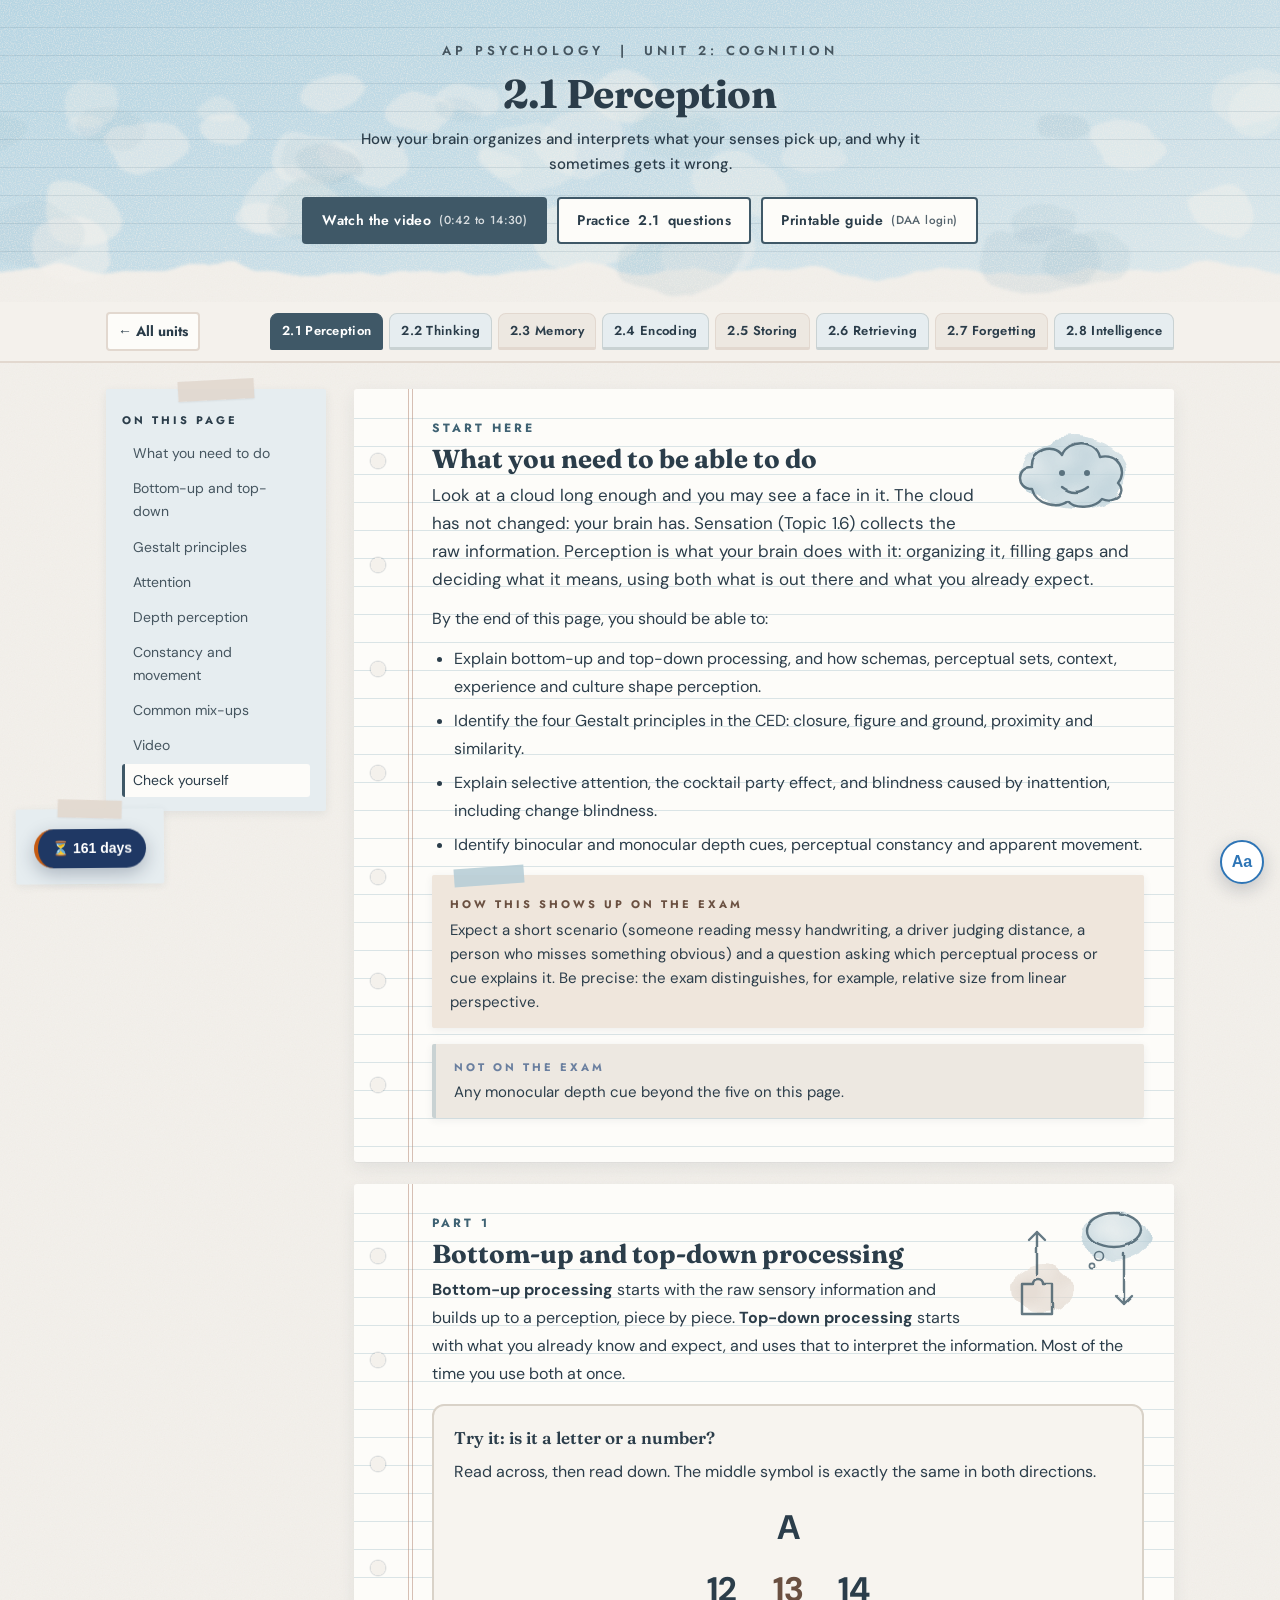
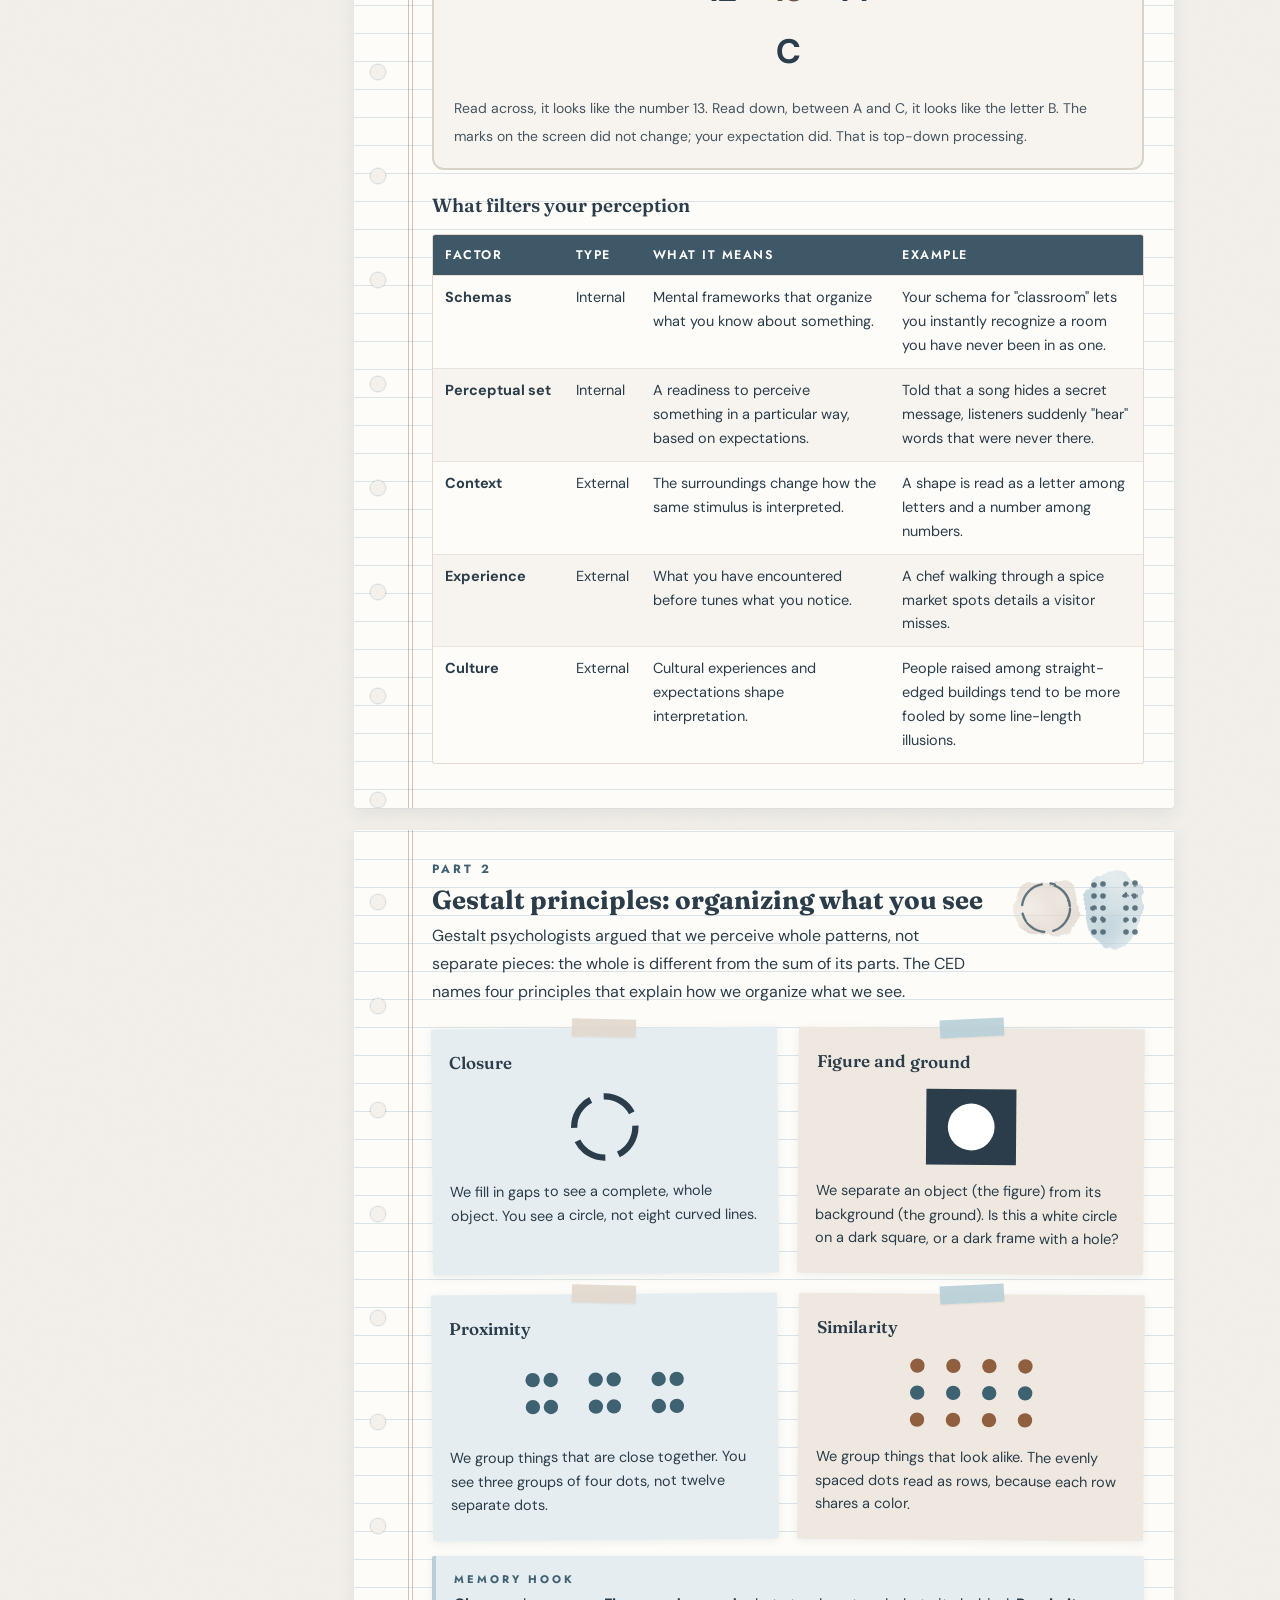
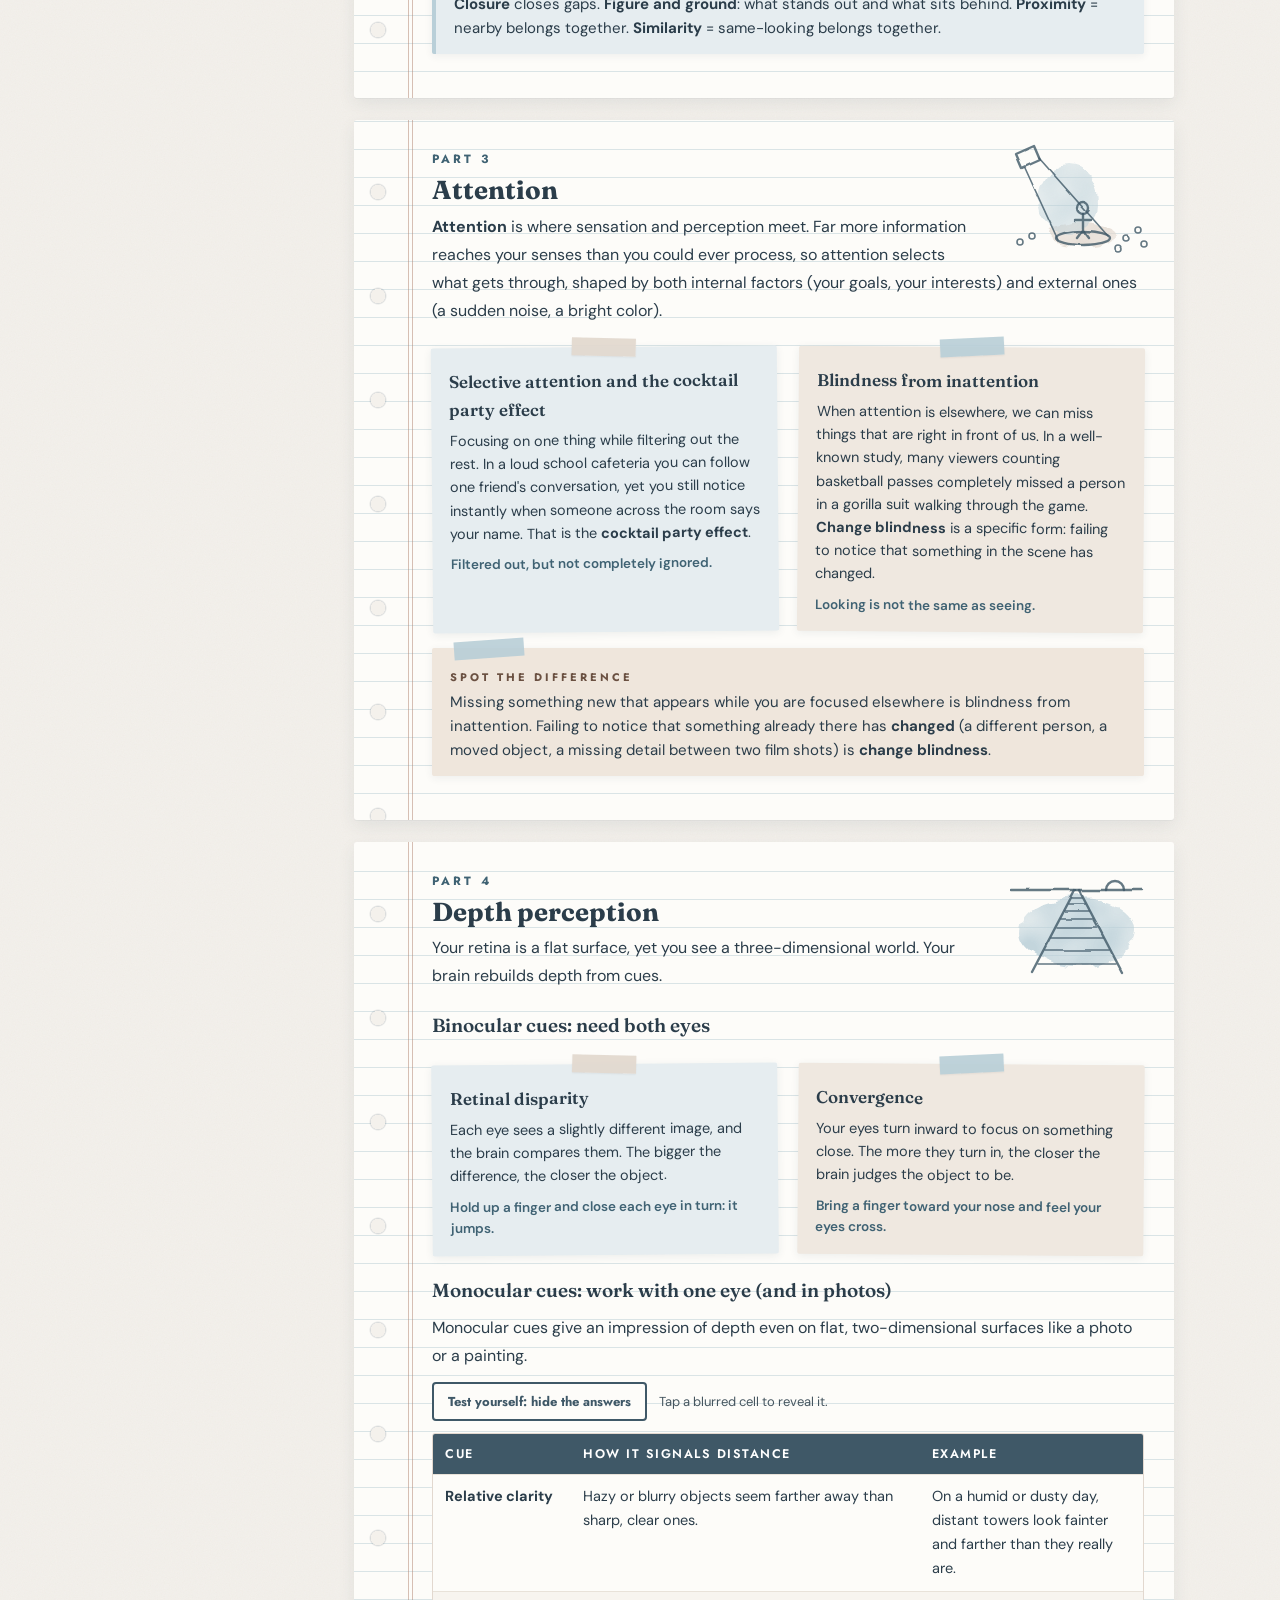
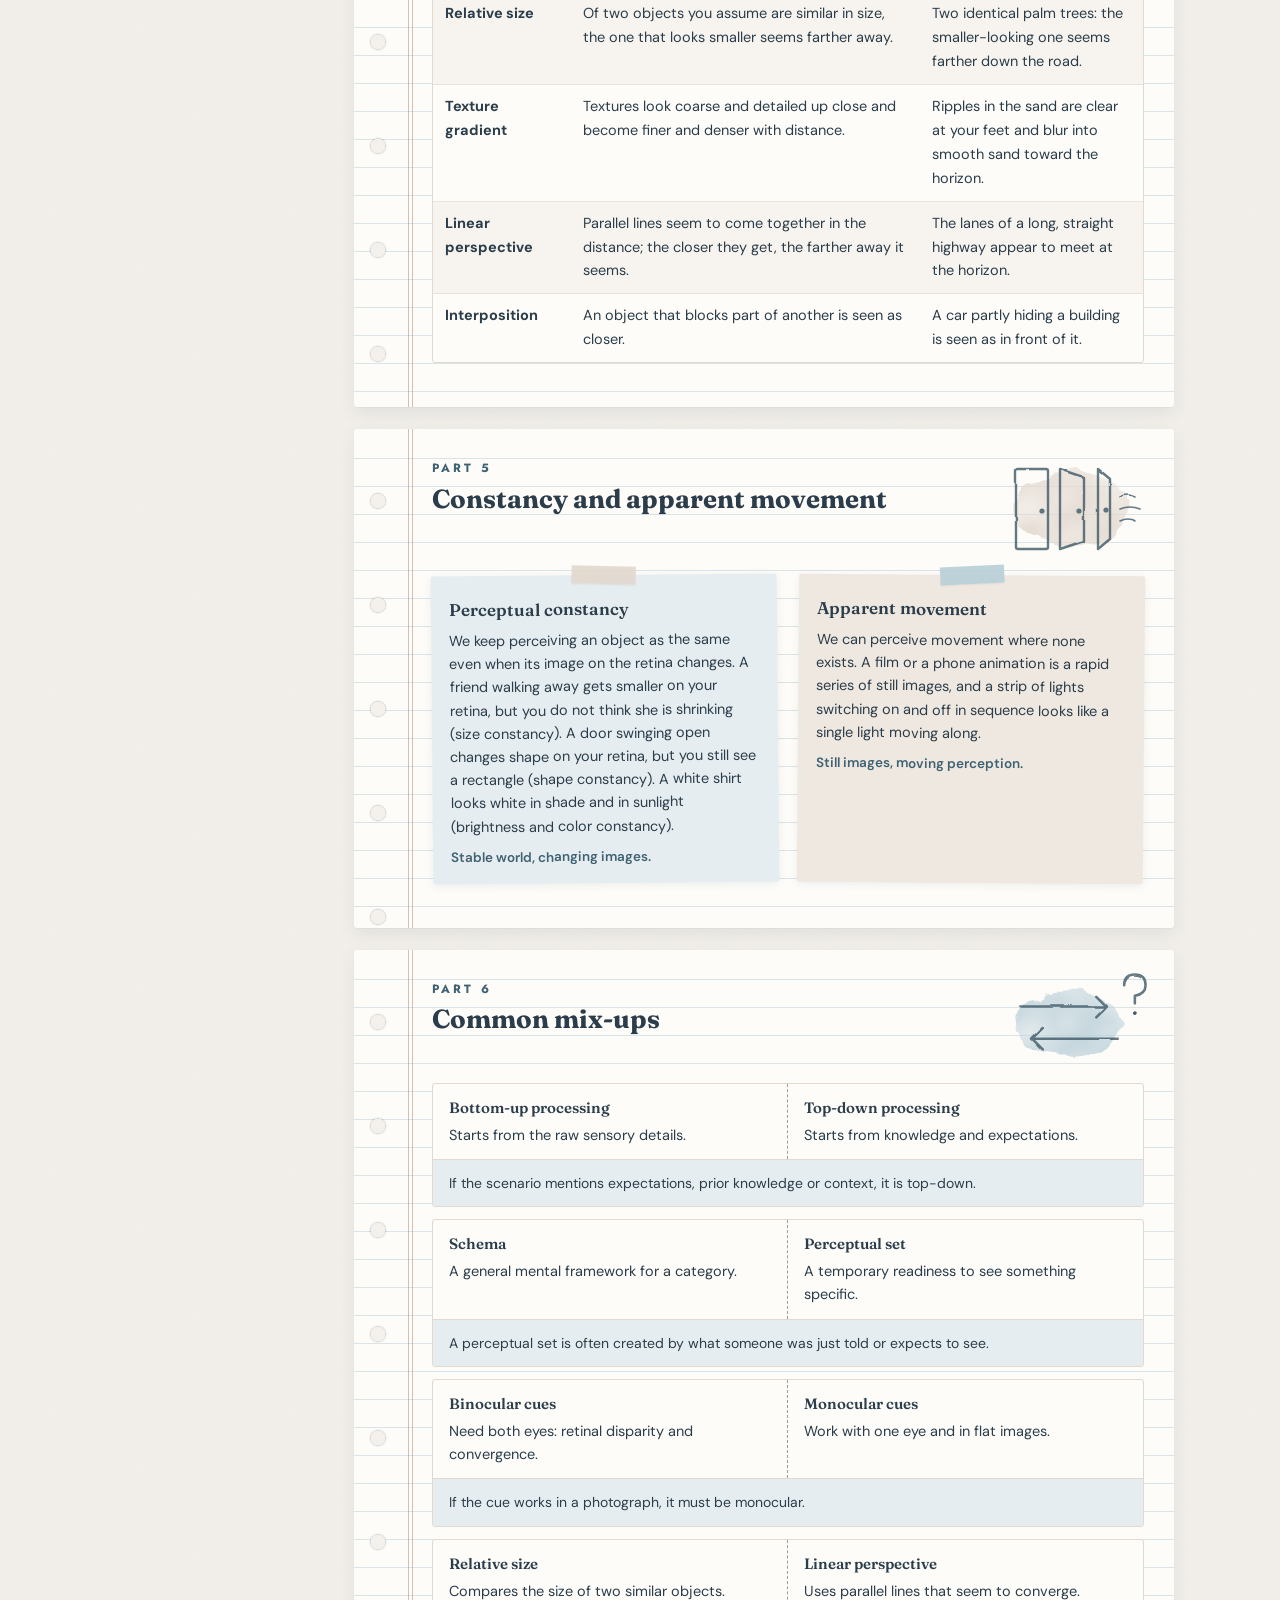
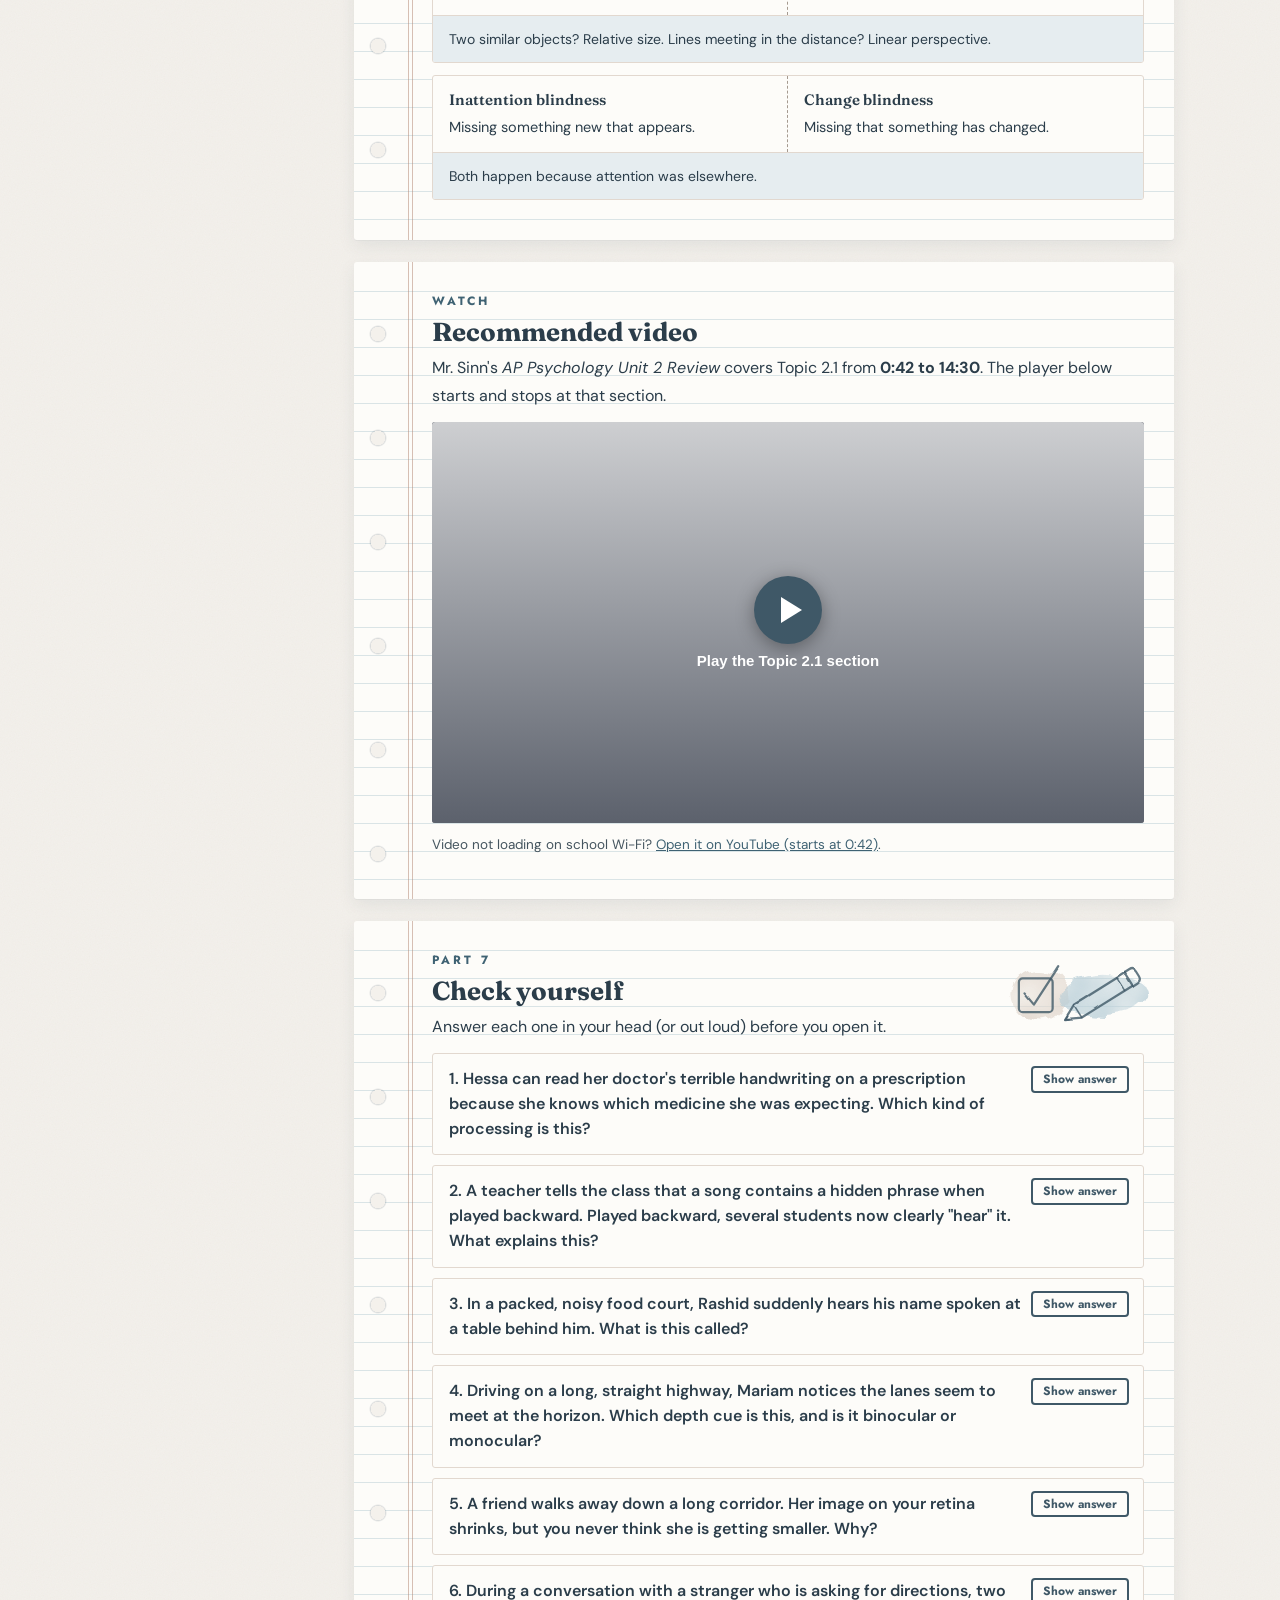
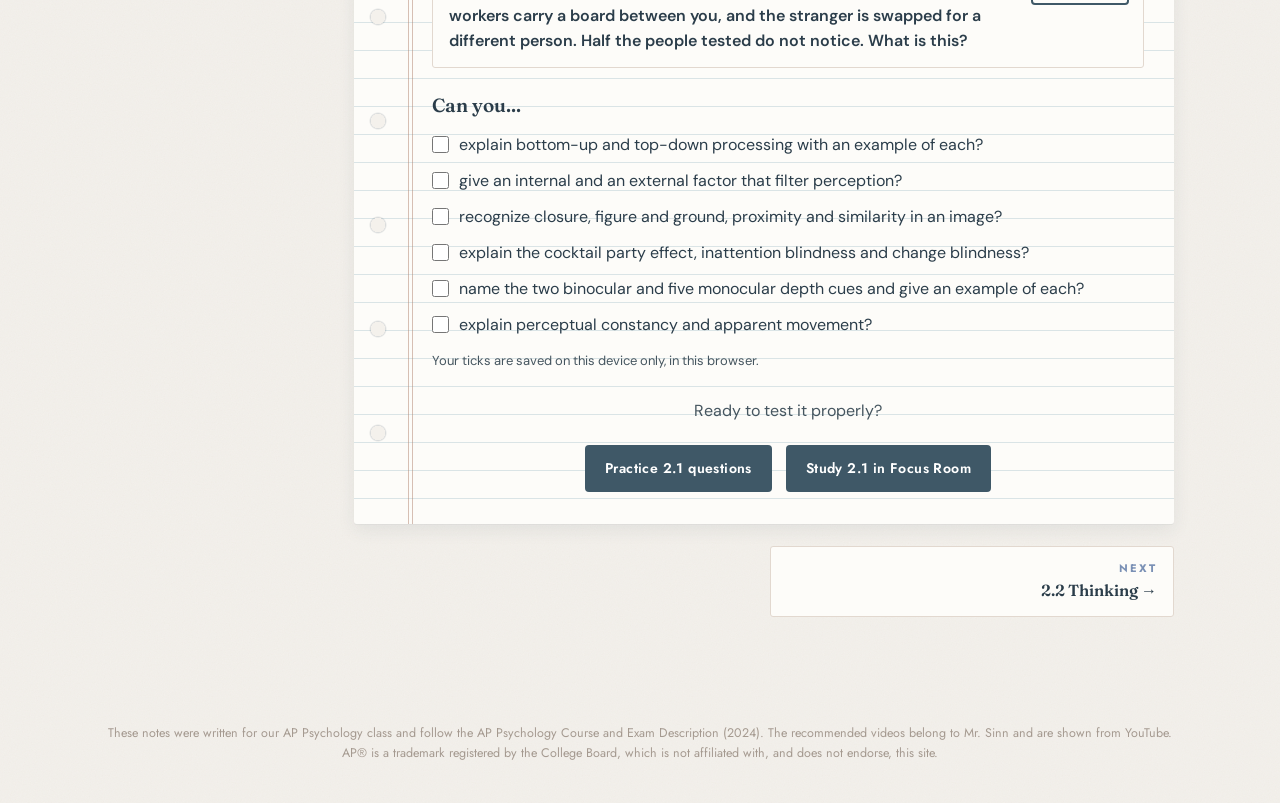
<file: Unit2_Notes.html>
<!DOCTYPE html>
<html lang="en">
<head>
<meta charset="UTF-8">
<meta name="viewport" content="width=device-width, initial-scale=1.0">
<title>Unit 2 Notes: Cognition | AP Psychology Revision</title>
<link rel="preconnect" href="https://fonts.googleapis.com">
<link rel="preconnect" href="https://fonts.gstatic.com" crossorigin>
<link href="https://fonts.googleapis.com/css2?family=DM+Sans:wght@400;500;600;700&family=Fraunces:opsz,wght@9..144,600;9..144,700&family=Jost:wght@500;600&display=swap" rel="stylesheet">
<style>

*,*::before,*::after{box-sizing:border-box;margin:0;padding:0;}
:root{
  --navy:#1a2744; --blue:#2E75B6; --light:#DEEAF1; --bg:#f0f4fb; --orange:#C55A11;
  --ink:#1a2744; --muted:#4a6080; --line:#d0ddef; --card:#ffffff;
}
html{scroll-behavior:smooth;}
body{font-family:'Outfit',Arial,sans-serif;background:var(--bg);color:var(--ink);line-height:1.65;font-size:16px;}
a{color:var(--blue);}

/* HEADER */
header{background:var(--navy);color:#fff;padding:28px 20px 26px;text-align:center;}
header .eyebrow{font-size:11px;letter-spacing:3px;text-transform:uppercase;color:#7fa8d4;margin-bottom:8px;}
header h1{font-family:'Playfair Display',serif;font-size:30px;line-height:1.25;}
header .subtitle{margin:8px auto 0;font-size:15px;color:#c3d6ec;max-width:620px;}
.hero-actions{display:flex;flex-wrap:wrap;gap:10px;justify-content:center;margin-top:20px;}
.btn{display:inline-flex;align-items:center;gap:8px;padding:10px 18px;border-radius:8px;font-family:'Outfit',sans-serif;font-size:14px;font-weight:700;text-decoration:none;border:2px solid transparent;cursor:pointer;transition:background .2s,color .2s,border-color .2s;}
.btn-primary{background:var(--blue);color:#fff;}
.btn-primary:hover{background:#1f5f99;}
.btn-ghost{background:transparent;color:#fff;border-color:#7fa8d4;}
.btn-ghost:hover{background:#ffffff1a;}
.btn-dark{background:var(--navy);color:#fff;}
.btn-dark:hover{background:var(--blue);}
.btn small{font-weight:500;opacity:.8;}

/* TOP BAR */
.topbar{background:#fff;border-bottom:2px solid #dde6f4;position:sticky;top:0;z-index:50;box-shadow:0 2px 10px rgba(26,39,68,.08);}
.topbar-inner{max-width:1100px;margin:0 auto;padding:10px 16px;display:flex;align-items:center;gap:12px;flex-wrap:wrap;}
.back-link{font-weight:700;font-size:14px;text-decoration:none;color:var(--navy);padding:6px 10px;border-radius:6px;border:2px solid var(--line);}
.back-link:hover{border-color:var(--blue);color:var(--blue);}
.topic-tabs{display:flex;gap:6px;flex-wrap:wrap;margin-left:auto;}
.topic-tabs a,.topic-tabs span{font-size:13px;font-weight:600;padding:6px 11px;border-radius:6px;text-decoration:none;}
.topic-tabs a{background:var(--navy);color:#fff;}
.topic-tabs span{background:#eef2f8;color:#9aabc4;cursor:not-allowed;}

/* LAYOUT */
.layout{max-width:1100px;margin:26px auto;padding:0 16px 70px;display:grid;grid-template-columns:220px 1fr;gap:28px;}
.toc{position:sticky;top:76px;align-self:start;background:#fff;border-radius:12px;padding:16px 16px 12px;box-shadow:0 2px 14px rgba(26,39,68,.06);}
.toc h2{font-size:11px;letter-spacing:2px;text-transform:uppercase;color:#7a90b5;margin-bottom:8px;}
.toc ol{list-style:none;}
.toc li{margin-bottom:2px;}
.toc a{display:block;font-size:14px;text-decoration:none;color:var(--muted);padding:5px 8px;border-radius:6px;border-left:3px solid transparent;}
.toc a:hover,.toc a.active{background:var(--light);color:var(--navy);border-left-color:var(--blue);}
main{min-width:0;}
section.card{background:var(--card);border-radius:12px;padding:28px 30px;box-shadow:0 2px 16px rgba(26,39,68,.07);margin-bottom:22px;scroll-margin-top:80px;}
.card h2{font-family:'Playfair Display',serif;font-size:24px;color:var(--navy);margin-bottom:6px;}
.card h3{font-size:17px;margin:20px 0 8px;color:var(--navy);}
.card p{margin-bottom:12px;}
.card ul,.card ol{margin:0 0 12px 22px;}
.card li{margin-bottom:6px;}
.lede{font-size:17px;color:#2a3b5c;}
.sec-label{font-size:11px;font-weight:700;letter-spacing:2px;text-transform:uppercase;color:#7fa8d4;margin-bottom:4px;}

/* CALLOUTS */
.callout{border-radius:10px;padding:14px 18px;margin:16px 0;font-size:15px;}
.callout strong.tag{display:block;font-size:11px;letter-spacing:2px;text-transform:uppercase;margin-bottom:4px;}
.callout p:last-child,.callout ul:last-child{margin-bottom:0;}
.c-exam{background:#fdf1e9;border-left:5px solid var(--orange);}
.c-exam strong.tag{color:var(--orange);}
.c-hook{background:var(--light);border-left:5px solid var(--blue);}
.c-hook strong.tag{color:var(--blue);}
.c-scope{background:#f4f6fb;border-left:5px solid #9aabc4;}
.c-scope strong.tag{color:#6a7f9f;}

/* TABLES */
.table-wrap{overflow-x:auto;margin:12px 0 16px;border-radius:10px;border:1px solid var(--line);}
table{width:100%;border-collapse:collapse;font-size:14.5px;}
th{background:var(--navy);color:#fff;text-align:left;padding:10px 12px;font-weight:600;white-space:nowrap;}
td{padding:10px 12px;border-top:1px solid var(--line);vertical-align:top;}
tr:nth-child(even) td{background:#f8fafd;}
td:first-child{font-weight:700;white-space:nowrap;}
.hook{color:var(--blue);font-weight:600;}
.selftest-bar{display:flex;align-items:center;gap:12px;flex-wrap:wrap;margin:6px 0 4px;}
.toggle-btn{padding:8px 14px;border-radius:8px;border:2px solid var(--navy);background:#fff;color:var(--navy);font-family:'Outfit',sans-serif;font-weight:700;font-size:13px;cursor:pointer;}
.toggle-btn:hover,.toggle-btn[aria-pressed="true"]{background:var(--navy);color:#fff;}
.selftest-note{font-size:13px;color:var(--muted);}
.testing td.can-hide{filter:blur(6px);cursor:pointer;user-select:none;transition:filter .2s;}
.testing td.can-hide.revealed{filter:none;}

/* REFLEX ARC */
.arc{display:grid;grid-template-columns:repeat(3,1fr);gap:12px;margin:14px 0;}
.arc-step{background:#f8fafd;border:2px solid var(--line);border-radius:10px;padding:14px;position:relative;}
.arc-step .num{display:inline-block;background:var(--blue);color:#fff;font-weight:700;font-size:12px;border-radius:20px;padding:2px 10px;margin-bottom:6px;}
.arc-step h4{font-size:15px;margin-bottom:4px;}
.arc-step p{font-size:14px;margin:0;}

/* STEPPER */
.stepper{border:2px solid var(--line);border-radius:12px;overflow:hidden;margin:16px 0;}
.stepper-visual{background:#f8fafd;padding:12px 10px 4px;border-bottom:2px solid var(--line);}
.stepper-visual svg{width:100%;height:auto;display:block;}
.stepper-body{padding:16px 20px 18px;}
.step-card{display:none;}
.step-card.active{display:block;}
.step-card .step-count{font-size:12px;font-weight:700;letter-spacing:1px;text-transform:uppercase;color:#7fa8d4;}
.step-card h4{font-size:18px;margin:2px 0 6px;color:var(--navy);}
.step-card p{margin:0;}
.stepper-nav{display:flex;align-items:center;gap:10px;margin-top:14px;flex-wrap:wrap;}
.stepper-nav button{padding:9px 18px;border-radius:8px;border:none;font-family:'Outfit',sans-serif;font-weight:700;font-size:14px;cursor:pointer;background:var(--navy);color:#fff;}
.stepper-nav button:disabled{opacity:.35;cursor:default;}
.stepper-nav button.prev{background:#fff;color:var(--navy);border:2px solid var(--navy);}
.dots{display:flex;gap:6px;margin-left:auto;}
.dots button{width:12px;height:12px;border-radius:50%;padding:0;border:2px solid var(--blue);background:#fff;cursor:pointer;}
.dots button.on{background:var(--blue);}
.seg{fill:none;stroke:#b7c7de;stroke-width:3;stroke-linecap:round;stroke-linejoin:round;transition:stroke .25s,stroke-width .25s;}
.seg.hot{stroke:var(--orange);stroke-width:6;}
.band{fill:var(--orange);opacity:0;transition:opacity .25s;}
.band.hot{opacity:.13;}
.ax{stroke:#9aabc4;stroke-width:1;}
.ax-dash{stroke:#9aabc4;stroke-width:1.5;stroke-dasharray:6 5;}
.thr{stroke:var(--blue);stroke-width:2;stroke-dasharray:7 5;}
.svg-label{font-family:'Outfit',sans-serif;font-size:13px;fill:#4a6080;}
.svg-label.b{fill:var(--blue);font-weight:700;}
.svg-label.o{fill:var(--orange);font-weight:700;}
.syn-part{transition:opacity .3s;}
.syn-hide{opacity:0;}

/* CARDS GRID */
.grid3{display:grid;grid-template-columns:repeat(3,1fr);gap:14px;margin:14px 0;}
.mini{background:#f8fafd;border:2px solid var(--line);border-radius:10px;padding:16px;}
.mini h4{font-size:16px;color:var(--navy);margin-bottom:6px;}
.mini p{font-size:14.5px;margin-bottom:8px;}
.mini .analogy{font-size:13.5px;color:var(--blue);font-weight:600;margin:0;}

/* MIX-UPS */
.pair{display:grid;grid-template-columns:1fr 1fr;border:2px solid var(--line);border-radius:10px;overflow:hidden;margin:12px 0;}
.pair div{padding:12px 16px;font-size:14.5px;}
.pair div:first-child{border-right:2px solid var(--line);}
.pair h4{font-size:15px;color:var(--navy);margin-bottom:4px;}
.pair-note{grid-column:1 / -1;background:var(--light);border-top:2px solid var(--line);font-size:14px !important;}

/* CHECK YOURSELF */
details.q{border:2px solid var(--line);border-radius:10px;margin:10px 0;background:#f8fafd;}
details.q summary{cursor:pointer;padding:13px 16px;font-weight:600;list-style:none;position:relative;padding-right:120px;}
details.q summary::-webkit-details-marker{display:none;}
details.q summary::after{content:"Show answer";position:absolute;right:14px;top:12px;font-size:12px;font-weight:700;color:var(--blue);border:2px solid var(--blue);border-radius:20px;padding:2px 10px;background:#fff;}
details.q[open] summary::after{content:"Hide";}
details.q .ans{padding:0 16px 14px;font-size:15px;}
details.q .ans strong{color:#1e7b34;}
.checklist{list-style:none;margin:10px 0 0 !important;}
.checklist li{margin-bottom:8px;}
.checklist label{display:flex;gap:10px;align-items:flex-start;cursor:pointer;}
.checklist input{margin-top:5px;width:17px;height:17px;accent-color:var(--blue);flex-shrink:0;}
.check-meta{font-size:13px;color:var(--muted);margin-top:8px;}

/* VIDEO */
.video-wrap{position:relative;aspect-ratio:16/9;border-radius:10px;overflow:hidden;background:#0d1526;margin:12px 0 8px;}
.video-wrap iframe{position:absolute;inset:0;width:100%;height:100%;border:0;}
.video-facade{position:absolute;inset:0;width:100%;height:100%;border:0;cursor:pointer;background-size:cover;background-position:center;display:flex;align-items:center;justify-content:center;}
.video-facade::before{content:"";position:absolute;inset:0;background:linear-gradient(180deg,rgba(13,21,38,.15),rgba(13,21,38,.65));}
.play{position:relative;display:flex;flex-direction:column;align-items:center;gap:8px;color:#fff;font-family:'Outfit',sans-serif;font-weight:700;font-size:15px;}
.play .circle{width:68px;height:68px;border-radius:50%;background:var(--orange);display:flex;align-items:center;justify-content:center;box-shadow:0 4px 18px rgba(0,0,0,.35);}
.play .circle::after{content:"";margin-left:6px;border-style:solid;border-width:13px 0 13px 21px;border-color:transparent transparent transparent #fff;}
.video-note{font-size:13.5px;color:var(--muted);}

.end-cta{text-align:center;padding:10px 0 4px;}
.end-cta p{color:var(--muted);margin-bottom:12px;}
.end-cta .btn+.btn{margin-left:10px;margin-top:8px;}
footer{max-width:1100px;margin:0 auto;padding:0 16px 40px;font-size:12.5px;color:#7a90b5;text-align:center;line-height:1.6;}

@media(max-width:860px){
  .layout{grid-template-columns:1fr;}
  .toc{position:static;}
  .toc ol{display:flex;flex-wrap:wrap;gap:4px;}
  .toc a{border-left:none;border:1px solid var(--line);}
  .topic-tabs{margin-left:0;}
}
@media(max-width:640px){
  header h1{font-size:24px;}
  section.card{padding:20px 18px;}
  .arc,.grid3{grid-template-columns:1fr;}
  .pair{grid-template-columns:1fr;}
  .pair div:first-child{border-right:none;border-bottom:2px solid var(--line);}
  td:first-child{white-space:normal;}
  .topbar{position:static;}
  .topic-tabs{flex-wrap:nowrap;overflow-x:auto;width:100%;}
  .topic-tabs a,.topic-tabs span{flex-shrink:0;}
  .svg-label{font-size:20px;}
  table.stack thead{display:none;}
  table.stack,table.stack tbody,table.stack tr,table.stack td{display:block;width:100%;}
  table.stack tr{border-top:2px solid var(--line);padding:8px 0;}
  table.stack tr:first-child{border-top:none;}
  table.stack td{border-top:none;padding:5px 16px;}
  table.stack td::before{content:attr(data-label);display:block;font-size:11px;letter-spacing:.08em;text-transform:uppercase;color:#6a7f9f;font-weight:700;margin-bottom:2px;}
  table.stack td[data-label=""]::before{display:none;}
  table.stack td:first-child{font-size:16px;}
  table.stack.testing td.can-hide:not(.revealed){filter:none;color:transparent;text-shadow:0 0 9px rgba(30,40,70,.6);}
  table.stack.testing td.can-hide:not(.revealed) *{color:transparent !important;text-shadow:0 0 9px rgba(30,40,70,.6);}
  table.stack.testing td.can-hide::before{color:#6a7f9f;text-shadow:none;}
}
@media print{
  .topbar,.toc,.hero-actions,.stepper-visual,.stepper-nav,.video-card,.selftest-bar,.end-cta,.checklist-card{display:none !important;}
  body{background:#fff;}
  header{background:#fff;color:#000;padding:0 0 10px;}
  header h1,header .subtitle{color:#000;}
  .layout{display:block;margin:0;padding:0;}
  section.card{box-shadow:none;padding:10px 0;border-bottom:1px solid #ccc;border-radius:0;break-inside:avoid-page;}
  .step-card{display:block !important;margin-bottom:10px;}
  details.q{break-inside:avoid;}
  details.q .ans{display:block;}
  th{background:#eee;color:#000;}
}


/* ===== Unit page additions ===== */
.topic{display:none;}
.topic.shown{display:block;}
.topic-tabs a{background:#eef2f8;color:var(--navy);}
.topic-tabs a:hover{background:var(--light);}
.topic-tabs a.on{background:var(--navy);color:#fff;}
.topic-nav{display:flex;justify-content:space-between;gap:12px;flex-wrap:wrap;margin:6px 0 10px;}
.topic-nav a{flex:1 1 220px;background:#fff;border:2px solid var(--line);border-radius:10px;padding:12px 16px;text-decoration:none;color:var(--navy);font-weight:700;}
.topic-nav a small{display:block;font-size:11px;letter-spacing:2px;text-transform:uppercase;color:#7a90b5;font-weight:700;}
.topic-nav a:hover{border-color:var(--blue);}
.topic-nav a.next{text-align:right;}
.topic-nav .spacer{flex:1 1 220px;}

/* Explorer (click a part, read about it) */
.explorer{border:2px solid var(--line);border-radius:12px;overflow:hidden;margin:16px 0;}
.ex-visual{background:#f8fafd;padding:12px 10px 6px;border-bottom:2px solid var(--line);}
.ex-visual svg{width:100%;height:auto;display:block;}
.ex-chips{display:flex;flex-wrap:wrap;gap:6px;padding:12px 16px 0;}
.ex-chips button{font-family:'Outfit',sans-serif;font-size:13px;font-weight:600;padding:6px 12px;border-radius:20px;border:2px solid var(--line);background:#fff;color:var(--navy);cursor:pointer;}
.ex-chips button:hover{border-color:var(--blue);}
.ex-chips button.on{background:var(--navy);border-color:var(--navy);color:#fff;}
.ex-panels{padding:12px 20px 18px;}
.ex-panel{display:none;}
.ex-panel.on{display:block;}
.ex-panel h4{font-size:18px;color:var(--navy);margin-bottom:4px;}
.ex-panel p{margin-bottom:8px;}
.ex-panel p:last-child{margin-bottom:0;}
.ex-hint{font-size:13px;color:var(--muted);padding:10px 20px 0;}
.ex-node{cursor:pointer;}
.ex-node rect,.ex-node path,.ex-node ellipse,.ex-node circle{transition:fill .2s,stroke .2s,stroke-width .2s;}
.ex-node:hover rect,.ex-node:hover path,.ex-node:hover ellipse{stroke:var(--blue);stroke-width:3;}
.ex-node.on rect,.ex-node.on path,.ex-node.on ellipse,.ex-node.on circle{stroke:var(--orange);stroke-width:4;}
.tree-line{stroke:#9aabc4;stroke-width:2;fill:none;}
.tree-node rect{fill:#fff;stroke:#b7c7de;stroke-width:2;}
.tree-node.on rect{fill:#fdf1e9;}
.tree-node text{font-family:'Outfit',sans-serif;font-size:15px;font-weight:600;fill:var(--navy);pointer-events:none;}
.lobe{stroke:#fff;stroke-width:3;}
.lobe-label{font-family:'Outfit',sans-serif;font-size:15px;font-weight:700;fill:#1a2744;pointer-events:none;}
.mark-label{font-family:'Outfit',sans-serif;font-size:12.5px;font-weight:700;pointer-events:none;}
.hyp-level{font-family:'Outfit',sans-serif;font-size:13px;fill:#4a6080;}
.hyp-band{fill:var(--orange);opacity:0;transition:opacity .2s;}
.hyp-band.on{opacity:.14;}
.hyp-line{fill:none;stroke:var(--navy);stroke-width:3;stroke-linejoin:round;}
.hyp-rem{stroke:var(--orange);stroke-width:5;fill:none;stroke-linecap:round;}

.hl{opacity:0;transition:opacity .2s;}
.hl.on{opacity:1;}

.grid2{grid-template-columns:1fr 1fr;}

/* Widgets */
.widget{border:2px solid var(--line);border-radius:12px;padding:18px 20px;margin:16px 0;background:#f8fafd;}
.widget h4{font-size:17px;color:var(--navy);margin-bottom:6px;}
.widget label{font-weight:600;font-size:14px;}
.widget input[type=range]{width:100%;accent-color:var(--blue);margin:8px 0;}
.widget select{font-family:'Outfit',sans-serif;font-size:14px;padding:6px 10px;border-radius:8px;border:2px solid var(--line);background:#fff;color:var(--navy);}
.readout{background:#fff;border:2px solid var(--line);border-radius:10px;padding:12px 16px;margin-top:10px;font-size:15px;}
.readout .big{font-size:22px;font-weight:700;color:var(--orange);}
.ai-stage{position:relative;height:220px;border-radius:10px;overflow:hidden;background:#fff;border:2px solid var(--line);margin:12px 0;display:flex;align-items:center;justify-content:center;}
.ai-art{display:flex;align-items:center;gap:22px;}
.ai-art .c1{width:90px;height:90px;border-radius:50%;background:#1f9e3a;}
.ai-art .c2{width:90px;height:90px;background:#f4d21f;}
.ai-art .c3{width:44px;height:120px;background:#111;}
.ai-dot{position:absolute;left:50%;top:50%;width:10px;height:10px;margin:-5px 0 0 -5px;border-radius:50%;background:#C55A11;z-index:2;}
.ai-blank{position:absolute;inset:0;background:#fff;display:none;}
.ai-stage.white .ai-blank{display:block;}
.ai-count{font-weight:700;color:var(--navy);}
.wave-row{display:grid;grid-template-columns:150px 1fr;gap:12px;align-items:center;padding:8px 0;border-top:1px solid var(--line);}
.wave-row:first-child{border-top:none;}
.wave-row svg{width:100%;height:40px;}
.wave-row strong{font-size:14.5px;}
.wave-row span{display:block;font-size:12.5px;color:var(--muted);}
@media(max-width:640px){
  .grid2{grid-template-columns:1fr;}
  .topic-tabs{display:grid !important;grid-template-columns:repeat(3,1fr);gap:6px;width:100%;overflow:visible !important;}
  .topic-tabs a{display:flex;align-items:center;justify-content:center;text-align:center;padding:9px 4px !important;font-size:13px !important;line-height:1.25;}
  .wave-row{grid-template-columns:110px 1fr;}
  .tree-node text{font-size:17px;}
  .ai-art .c1,.ai-art .c2{width:70px;height:70px;}
}
@media print{
  .topic{display:none !important;}
  .topic.shown{display:block !important;}
  .topic-nav,.explorer .ex-chips,.widget{display:none !important;}
  .ex-panel{display:block !important;margin-bottom:10px;}
}
</style>
<link rel="stylesheet" href="theme.css">
<link rel="stylesheet" href="dark.css">
<script src="settings.js" data-dark></script>
</head>
<body data-quiz="https://psych4everybody.github.io/psych-revision/unit2_revision_quiz.html" data-unit="Unit 2 Notes">
<svg class="defs" aria-hidden="true" focusable="false"><defs>
<filter id="pencil" x="-10%" y="-10%" width="120%" height="120%"><feTurbulence type="fractalNoise" baseFrequency=".05" numOctaves="2" seed="3" result="w"/><feDisplacementMap in="SourceGraphic" in2="w" scale="2.6" xChannelSelector="R" yChannelSelector="G"/></filter>
<filter id="wcSpot" x="-20%" y="-20%" width="140%" height="140%"><feTurbulence type="fractalNoise" baseFrequency=".035" numOctaves="3" seed="8" result="w"/><feDisplacementMap in="SourceGraphic" in2="w" scale="16" xChannelSelector="R" yChannelSelector="G" result="d"/><feTurbulence type="fractalNoise" baseFrequency=".02" numOctaves="2" seed="4" result="b"/><feColorMatrix in="b" type="matrix" values="0 0 0 0 0  0 0 0 0 0  0 0 0 0 0  1.4 0 0 0 .1" result="bA"/><feComposite in="d" in2="bA" operator="in"/></filter>
</defs></svg>

<header>
  <div class="eyebrow">AP Psychology &nbsp;|&nbsp; Unit 2: Cognition</div>
  <h1 id="heroTitle">Unit 2 Notes</h1>
  <p class="subtitle" id="heroSub"></p>
  <div class="hero-actions">
    <a class="btn btn-primary" id="heroVideo" href="#">Watch the video <small id="heroVtime"></small></a>
    <a class="btn btn-ghost" id="heroPractice" href="https://psych4everybody.github.io/psych-revision/unit2_revision_quiz.html">Practice <span id="heroNum"></span> questions</a>
    <a class="btn btn-ghost" href="https://docs.google.com/document/d/1_TAqTY5gPHjjr_UPE9ERvevpP0ET34urkdCZKaqhCPc/edit?tab=t.0" target="_blank" rel="noopener">Printable guide <small>(DAA login)</small></a>
  </div>
</header>

<nav class="topbar" aria-label="Unit navigation">
  <div class="topbar-inner">
    <a class="back-link" href="index.html">&larr; All units</a>
    <div class="topic-tabs" id="topicTabs" aria-label="Unit 2 topics">
      <a href="#t2-1" data-tab="t2-1">2.1 Perception</a>
      <a href="#t2-2" data-tab="t2-2">2.2 Thinking</a>
      <a href="#t2-3" data-tab="t2-3">2.3 Memory</a>
      <a href="#t2-4" data-tab="t2-4">2.4 Encoding</a>
      <a href="#t2-5" data-tab="t2-5">2.5 Storing</a>
      <a href="#t2-6" data-tab="t2-6">2.6 Retrieving</a>
      <a href="#t2-7" data-tab="t2-7">2.7 Forgetting</a>
      <a href="#t2-8" data-tab="t2-8">2.8 Intelligence</a>
    </div>
  </div>
</nav>

<div class="layout">
  <aside class="toc" aria-label="On this page">
    <h2>On this page</h2>
    <ol id="tocList"></ol>
  </aside>
  <main>
<div class="topic" id="t2-1" data-num="2.1" data-title="Perception" data-short="Perception" data-sub="How your brain organizes and interprets what your senses pick up, and why it sometimes gets it wrong." data-vtime="0:42 to 14:30">
    <section class="card" id="t21-goals" data-toc="What you need to do">
      <div class="doodle" aria-hidden="true"><svg viewBox="0 0 150 120"><ellipse class="spot" cx="72" cy="66" rx="54" ry="36" fill="#b9cfd8" opacity="0.85"/><g><path class="ink" d="M30 82 C14 82 14 60 30 60 C28 42 52 36 60 48 C66 32 94 32 98 50 C116 46 126 64 116 76 C126 86 112 98 100 92 C92 102 72 102 66 94 C56 102 34 98 30 82 Z"/><circle cx="60" cy="66" r="3" fill="currentColor" opacity=".8"/><circle cx="86" cy="66" r="3" fill="currentColor" opacity=".8"/><path class="ink" d="M60 80 Q73 90 86 80"/></g></svg></div>
      <div class="sec-label">Start here</div>
      <h2>What you need to be able to do</h2>
      <p class="lede">Look at a cloud long enough and you may see a face in it. The cloud has not changed: your brain has. Sensation (Topic 1.6) collects the raw information. Perception is what your brain does with it: organizing it, filling gaps and deciding what it means, using both what is out there and what you already expect.</p>
      <p>By the end of this page, you should be able to:</p>
      <ul>
        <li>Explain bottom-up and top-down processing, and how schemas, perceptual sets, context, experience and culture shape perception.</li>
        <li>Identify the four Gestalt principles in the CED: closure, figure and ground, proximity and similarity.</li>
        <li>Explain selective attention, the cocktail party effect, and blindness caused by inattention, including change blindness.</li>
        <li>Identify binocular and monocular depth cues, perceptual constancy and apparent movement.</li>
      </ul>
      <div class="callout c-exam">
        <strong class="tag">How this shows up on the exam</strong>
        <p>Expect a short scenario (someone reading messy handwriting, a driver judging distance, a person who misses something obvious) and a question asking which perceptual process or cue explains it. Be precise: the exam distinguishes, for example, relative size from linear perspective.</p>
      </div>
      <div class="callout c-scope">
        <strong class="tag">Not on the exam</strong>
        <p>Any monocular depth cue beyond the five on this page.</p>
      </div>
    </section>
    <section class="card" id="t21-processing" data-toc="Bottom-up and top-down">
      <div class="doodle" aria-hidden="true"><svg viewBox="0 0 150 120"><ellipse class="spot" cx="40" cy="86" rx="30" ry="24" fill="#e2d8cf" opacity="0.85"/><ellipse class="spot" cx="112" cy="34" rx="34" ry="24" fill="#b9cfd8" opacity="0.85"/><g><path class="ink" d="M20 82 H31 a5 5 0 0 1 10 0 H50 V112 H20 Z"/><path class="ink" d="M35 72 V30 M27 38 L35 30 L43 38"/><ellipse class="ink" cx="112" cy="28" rx="27" ry="17"/><circle class="ink thin" cx="97" cy="54" r="4.5"/><circle class="ink thin" cx="91" cy="64" r="2.6"/><path class="ink" d="M122 52 V102 M114 94 L122 102 L130 94"/></g></svg></div>
      <div class="sec-label">Part 1</div>
      <h2>Bottom-up and top-down processing</h2>
      <p><strong>Bottom-up processing</strong> starts with the raw sensory information and builds up to a perception, piece by piece. <strong>Top-down processing</strong> starts with what you already know and expect, and uses that to interpret the information. Most of the time you use both at once.</p>
      <div class="widget">
        <h4>Try it: is it a letter or a number?</h4>
        <p>Read across, then read down. The middle symbol is exactly the same in both directions.</p>
        <div style="display:grid;grid-template-columns:repeat(3,60px);gap:6px;justify-content:center;font-size:34px;font-weight:700;color:var(--navy);text-align:center;margin:14px auto;">
          <span></span><span>A</span><span></span>
          <span>12</span><span style="color:var(--orange);">13</span><span>14</span>
          <span></span><span>C</span><span></span>
        </div>
        <p style="margin:0;font-size:14px;color:var(--muted);">Read across, it looks like the number 13. Read down, between A and C, it looks like the letter B. The marks on the screen did not change; your expectation did. That is top-down processing.</p>
      </div>
      <h3>What filters your perception</h3>
      <div class="table-wrap">
        <table class="stack">
          <thead><tr><th>Factor</th><th>Type</th><th>What it means</th><th>Example</th></tr></thead>
          <tbody>
            <tr><td data-label="Factor">Schemas</td><td data-label="Type">Internal</td><td data-label="What it means">Mental frameworks that organize what you know about something.</td><td data-label="Example">Your schema for &quot;classroom&quot; lets you instantly recognize a room you have never been in as one.</td></tr>
            <tr><td data-label="Factor">Perceptual set</td><td data-label="Type">Internal</td><td data-label="What it means">A readiness to perceive something in a particular way, based on expectations.</td><td data-label="Example">Told that a song hides a secret message, listeners suddenly &quot;hear&quot; words that were never there.</td></tr>
            <tr><td data-label="Factor">Context</td><td data-label="Type">External</td><td data-label="What it means">The surroundings change how the same stimulus is interpreted.</td><td data-label="Example">A shape is read as a letter among letters and a number among numbers.</td></tr>
            <tr><td data-label="Factor">Experience</td><td data-label="Type">External</td><td data-label="What it means">What you have encountered before tunes what you notice.</td><td data-label="Example">A chef walking through a spice market spots details a visitor misses.</td></tr>
            <tr><td data-label="Factor">Culture</td><td data-label="Type">External</td><td data-label="What it means">Cultural experiences and expectations shape interpretation.</td><td data-label="Example">People raised among straight-edged buildings tend to be more fooled by some line-length illusions.</td></tr>
          </tbody>
        </table>
      </div>
    </section>
    <section class="card" id="t21-gestalt" data-toc="Gestalt principles">
      <div class="doodle" aria-hidden="true"><svg viewBox="0 0 150 120"><ellipse class="spot" cx="44" cy="60" rx="32" ry="30" fill="#e2d8cf" opacity="0.85"/><ellipse class="spot" cx="112" cy="60" rx="30" ry="38" fill="#b9cfd8" opacity="0.85"/><g><circle class="ink" cx="44" cy="60" r="24" stroke-dasharray="30 9"/><circle cx="92" cy="36" r="2.8" fill="currentColor" opacity=".8"/><circle cx="92" cy="48" r="2.8" fill="currentColor" opacity=".8"/><circle cx="92" cy="60" r="2.8" fill="currentColor" opacity=".8"/><circle cx="92" cy="72" r="2.8" fill="currentColor" opacity=".8"/><circle cx="92" cy="84" r="2.8" fill="currentColor" opacity=".8"/><circle cx="101" cy="36" r="2.8" fill="currentColor" opacity=".8"/><circle cx="101" cy="48" r="2.8" fill="currentColor" opacity=".8"/><circle cx="101" cy="60" r="2.8" fill="currentColor" opacity=".8"/><circle cx="101" cy="72" r="2.8" fill="currentColor" opacity=".8"/><circle cx="101" cy="84" r="2.8" fill="currentColor" opacity=".8"/><circle cx="124" cy="36" r="2.8" fill="currentColor" opacity=".8"/><circle cx="124" cy="48" r="2.8" fill="currentColor" opacity=".8"/><circle cx="124" cy="60" r="2.8" fill="currentColor" opacity=".8"/><circle cx="124" cy="72" r="2.8" fill="currentColor" opacity=".8"/><circle cx="124" cy="84" r="2.8" fill="currentColor" opacity=".8"/><circle cx="133" cy="36" r="2.8" fill="currentColor" opacity=".8"/><circle cx="133" cy="48" r="2.8" fill="currentColor" opacity=".8"/><circle cx="133" cy="60" r="2.8" fill="currentColor" opacity=".8"/><circle cx="133" cy="72" r="2.8" fill="currentColor" opacity=".8"/><circle cx="133" cy="84" r="2.8" fill="currentColor" opacity=".8"/></g></svg></div>
      <div class="sec-label">Part 2</div>
      <h2>Gestalt principles: organizing what you see</h2>
      <p>Gestalt psychologists argued that we perceive whole patterns, not separate pieces: the whole is different from the sum of its parts. The CED names four principles that explain how we organize what we see.</p>
      <div class="grid3 grid2">
        <div class="mini"><h4>Closure</h4><svg viewBox="0 0 220 100" style="width:100%;height:90px;"><circle cx="110" cy="50" r="34" fill="none" stroke="#2b3d4a" stroke-width="7" stroke-dasharray="38 15"/></svg><p>We fill in gaps to see a complete, whole object. You see a circle, not eight curved lines.</p></div>
        <div class="mini"><h4>Figure and ground</h4><svg viewBox="0 0 220 100" style="width:100%;height:90px;"><rect x="60" y="8" width="100" height="84" fill="#2b3d4a"/><circle cx="110" cy="50" r="26" fill="#fff"/></svg><p>We separate an object (the figure) from its background (the ground). Is this a white circle on a dark square, or a dark frame with a hole?</p></div>
        <div class="mini"><h4>Proximity</h4><svg viewBox="0 0 220 100" style="width:100%;height:90px;" fill="#3f6273"><g><circle cx="30" cy="35" r="8"/><circle cx="50" cy="35" r="8"/><circle cx="30" cy="65" r="8"/><circle cx="50" cy="65" r="8"/></g><g><circle cx="100" cy="35" r="8"/><circle cx="120" cy="35" r="8"/><circle cx="100" cy="65" r="8"/><circle cx="120" cy="65" r="8"/></g><g><circle cx="170" cy="35" r="8"/><circle cx="190" cy="35" r="8"/><circle cx="170" cy="65" r="8"/><circle cx="190" cy="65" r="8"/></g></svg><p>We group things that are close together. You see three groups of four dots, not twelve separate dots.</p></div>
        <div class="mini"><h4>Similarity</h4><svg viewBox="0 0 220 100" style="width:100%;height:90px;"><g fill="#8f5f40"><circle cx="50" cy="20" r="8"/><circle cx="90" cy="20" r="8"/><circle cx="130" cy="20" r="8"/><circle cx="170" cy="20" r="8"/><circle cx="50" cy="80" r="8"/><circle cx="90" cy="80" r="8"/><circle cx="130" cy="80" r="8"/><circle cx="170" cy="80" r="8"/></g><g fill="#3f6273"><circle cx="50" cy="50" r="8"/><circle cx="90" cy="50" r="8"/><circle cx="130" cy="50" r="8"/><circle cx="170" cy="50" r="8"/></g></svg><p>We group things that look alike. The evenly spaced dots read as rows, because each row shares a color.</p></div>
      </div>
      <div class="callout c-hook">
        <strong class="tag">Memory hook</strong>
        <p><strong>Closure</strong> closes gaps. <strong>Figure and ground</strong>: what stands out and what sits behind. <strong>Proximity</strong> = nearby belongs together. <strong>Similarity</strong> = same-looking belongs together.</p>
      </div>
    </section>
    <section class="card" id="t21-attention" data-toc="Attention">
      <div class="doodle" aria-hidden="true"><svg viewBox="0 0 150 120"><ellipse class="spot" cx="80" cy="96" rx="34" ry="12" fill="#e2d8cf" opacity="0.85"/><ellipse class="spot" cx="66" cy="62" rx="30" ry="34" fill="#b9cfd8" opacity="0.6"/><g><path class="ink" d="M14 16 L32 8 L38 22 L20 30 Z"/><path class="ink thin" d="M37 20 L106 98 M23 30 L56 102"/><ellipse class="ink" cx="81" cy="100" rx="27" ry="7"/><circle class="ink" cx="81" cy="70" r="6"/><path class="ink" d="M81 76 V92 M73 82 H89 M81 92 L75 100 M81 92 L87 100"/><circle class="ink thin" cx="18" cy="104" r="3"/><circle class="ink thin" cx="30" cy="98" r="3"/><circle class="ink thin" cx="124" cy="100" r="3"/><circle class="ink thin" cx="136" cy="92" r="3"/><circle class="ink thin" cx="142" cy="106" r="3"/><circle class="ink thin" cx="116" cy="110" r="3"/></g></svg></div>
      <div class="sec-label">Part 3</div>
      <h2>Attention</h2>
      <p><strong>Attention</strong> is where sensation and perception meet. Far more information reaches your senses than you could ever process, so attention selects what gets through, shaped by both internal factors (your goals, your interests) and external ones (a sudden noise, a bright color).</p>
      <div class="grid3 grid2">
        <div class="mini"><h4>Selective attention and the cocktail party effect</h4><p>Focusing on one thing while filtering out the rest. In a loud school cafeteria you can follow one friend's conversation, yet you still notice instantly when someone across the room says your name. That is the <strong>cocktail party effect</strong>.</p><p class="analogy">Filtered out, but not completely ignored.</p></div>
        <div class="mini"><h4>Blindness from inattention</h4><p>When attention is elsewhere, we can miss things that are right in front of us. In a well-known study, many viewers counting basketball passes completely missed a person in a gorilla suit walking through the game. <strong>Change blindness</strong> is a specific form: failing to notice that something in the scene has changed.</p><p class="analogy">Looking is not the same as seeing.</p></div>
      </div>
      <div class="callout c-exam">
        <strong class="tag">Spot the difference</strong>
        <p>Missing something new that appears while you are focused elsewhere is blindness from inattention. Failing to notice that something already there has <strong>changed</strong> (a different person, a moved object, a missing detail between two film shots) is <strong>change blindness</strong>.</p>
      </div>
    </section>
    <section class="card" id="t21-depth" data-toc="Depth perception">
      <div class="doodle" aria-hidden="true"><svg viewBox="0 0 150 120"><ellipse class="spot" cx="75" cy="72" rx="58" ry="34" fill="#b9cfd8" opacity="0.85"/><g><path class="ink" d="M10 30 H140"/><path class="ink" d="M30 112 L73 30 M120 112 L77 30"/><path class="ink thin" d="M36 104 H114 M43 90 H107 M49 78 H101 M55 68 H95 M59 59 H91 M63 51 H87 M67 44 H83 M70 38 H80 "/><path class="ink" d="M104 30 A9 9 0 0 1 122 30"/></g></svg></div>
      <div class="sec-label">Part 4</div>
      <h2>Depth perception</h2>
      <p>Your retina is a flat surface, yet you see a three-dimensional world. Your brain rebuilds depth from cues.</p>
      <h3>Binocular cues: need both eyes</h3>
      <div class="grid3 grid2">
        <div class="mini"><h4>Retinal disparity</h4><p>Each eye sees a slightly different image, and the brain compares them. The bigger the difference, the closer the object.</p><p class="analogy">Hold up a finger and close each eye in turn: it jumps.</p></div>
        <div class="mini"><h4>Convergence</h4><p>Your eyes turn inward to focus on something close. The more they turn in, the closer the brain judges the object to be.</p><p class="analogy">Bring a finger toward your nose and feel your eyes cross.</p></div>
      </div>
      <h3>Monocular cues: work with one eye (and in photos)</h3>
      <p>Monocular cues give an impression of depth even on flat, two-dimensional surfaces like a photo or a painting.</p>
      <div class="selftest-bar">
        <button class="toggle-btn" type="button" data-target="t21Depth" data-label="Test yourself: hide the answers" aria-pressed="false">Test yourself: hide the answers</button>
        <span class="selftest-note">Tap a blurred cell to reveal it.</span>
      </div>
      <div class="table-wrap">
        <table id="t21Depth" class="stack">
          <thead><tr><th>Cue</th><th>How it signals distance</th><th>Example</th></tr></thead>
          <tbody>
            <tr><td data-label="Cue">Relative clarity</td><td class="can-hide" data-label="How it signals distance">Hazy or blurry objects seem farther away than sharp, clear ones.</td><td data-label="Example">On a humid or dusty day, distant towers look fainter and farther than they really are.</td></tr>
            <tr><td data-label="Cue">Relative size</td><td class="can-hide" data-label="How it signals distance">Of two objects you assume are similar in size, the one that looks smaller seems farther away.</td><td data-label="Example">Two identical palm trees: the smaller-looking one seems farther down the road.</td></tr>
            <tr><td data-label="Cue">Texture gradient</td><td class="can-hide" data-label="How it signals distance">Textures look coarse and detailed up close and become finer and denser with distance.</td><td data-label="Example">Ripples in the sand are clear at your feet and blur into smooth sand toward the horizon.</td></tr>
            <tr><td data-label="Cue">Linear perspective</td><td class="can-hide" data-label="How it signals distance">Parallel lines seem to come together in the distance; the closer they get, the farther away it seems.</td><td data-label="Example">The lanes of a long, straight highway appear to meet at the horizon.</td></tr>
            <tr><td data-label="Cue">Interposition</td><td class="can-hide" data-label="How it signals distance">An object that blocks part of another is seen as closer.</td><td data-label="Example">A car partly hiding a building is seen as in front of it.</td></tr>
          </tbody>
        </table>
      </div>
    </section>
    <section class="card" id="t21-constancy" data-toc="Constancy and movement">
      <div class="doodle" aria-hidden="true"><svg viewBox="0 0 150 120"><ellipse class="spot" cx="70" cy="62" rx="58" ry="38" fill="#e2d8cf" opacity="0.85"/><g><rect class="ink" x="14" y="22" width="32" height="80" rx="2"/><circle cx="40" cy="64" r="2.6" fill="currentColor" opacity=".8"/><path class="ink" d="M58 22 L82 30 L82 94 L58 102 Z"/><circle cx="77" cy="64" r="2.6" fill="currentColor" opacity=".8"/><path class="ink" d="M96 22 L108 32 L108 92 L96 102 Z"/><circle cx="104" cy="63" r="2.6" fill="currentColor" opacity=".8"/><path class="ink thin" d="M118 50 q8 -4 16 0 M118 62 q10 -4 20 0 M118 74 q8 -4 16 0"/></g></svg></div>
      <div class="sec-label">Part 5</div>
      <h2>Constancy and apparent movement</h2>
      <div class="grid3 grid2">
        <div class="mini"><h4>Perceptual constancy</h4><p>We keep perceiving an object as the same even when its image on the retina changes. A friend walking away gets smaller on your retina, but you do not think she is shrinking (size constancy). A door swinging open changes shape on your retina, but you still see a rectangle (shape constancy). A white shirt looks white in shade and in sunlight (brightness and color constancy).</p><p class="analogy">Stable world, changing images.</p></div>
        <div class="mini"><h4>Apparent movement</h4><p>We can perceive movement where none exists. A film or a phone animation is a rapid series of still images, and a strip of lights switching on and off in sequence looks like a single light moving along.</p><p class="analogy">Still images, moving perception.</p></div>
      </div>
    </section>
    <section class="card" id="t21-mixups" data-toc="Common mix-ups">
      <div class="doodle" aria-hidden="true"><svg viewBox="0 0 140 100"><ellipse class="spot" cx="62" cy="52" rx="50" ry="30" fill="#b9cfd8" opacity="0.85"/><g><path class="ink" d="M18 36 H98 M88 26 L98 36 L88 46"/><path class="ink" d="M108 66 H28 M38 56 L28 66 L38 76"/><path class="ink" d="M114 16 q0 -10 10 -10 q10 0 10 10 q0 8 -10 10 v7"/><circle cx="124" cy="43" r="1.8" fill="currentColor"/></g></svg></div>
      <div class="sec-label">Part 6</div>
      <h2>Common mix-ups</h2>
      <div class="pair">
        <div><h4>Bottom-up processing</h4>Starts from the raw sensory details.</div>
        <div><h4>Top-down processing</h4>Starts from knowledge and expectations.</div>
        <div class="pair-note">If the scenario mentions expectations, prior knowledge or context, it is top-down.</div>
      </div>
      <div class="pair">
        <div><h4>Schema</h4>A general mental framework for a category.</div>
        <div><h4>Perceptual set</h4>A temporary readiness to see something specific.</div>
        <div class="pair-note">A perceptual set is often created by what someone was just told or expects to see.</div>
      </div>
      <div class="pair">
        <div><h4>Binocular cues</h4>Need both eyes: retinal disparity and convergence.</div>
        <div><h4>Monocular cues</h4>Work with one eye and in flat images.</div>
        <div class="pair-note">If the cue works in a photograph, it must be monocular.</div>
      </div>
      <div class="pair">
        <div><h4>Relative size</h4>Compares the size of two similar objects.</div>
        <div><h4>Linear perspective</h4>Uses parallel lines that seem to converge.</div>
        <div class="pair-note">Two similar objects? Relative size. Lines meeting in the distance? Linear perspective.</div>
      </div>
      <div class="pair">
        <div><h4>Inattention blindness</h4>Missing something new that appears.</div>
        <div><h4>Change blindness</h4>Missing that something has changed.</div>
        <div class="pair-note">Both happen because attention was elsewhere.</div>
      </div>
    </section>
    <section class="card video-card" id="t21-video" data-toc="Video">
      <div class="sec-label">Watch</div>
      <h2>Recommended video</h2>
      <p>Mr. Sinn's <em>AP Psychology Unit 2 Review</em> covers Topic 2.1 from <strong>0:42 to 14:30</strong>. The player below starts and stops at that section.</p>
      <div class="video-wrap">
        <button class="video-facade" type="button" data-vid="d6ED_JTH3PQ" data-start="42" data-end="870" aria-label="Play Mr. Sinn's Topic 2.1 video section" style="background-image:url('https://i.ytimg.com/vi/d6ED_JTH3PQ/hqdefault.jpg');">
          <span class="play"><span class="circle"></span>Play the Topic 2.1 section</span>
        </button>
      </div>
      <p class="video-note">Video not loading on school Wi-Fi? <a href="https://www.youtube.com/watch?v=d6ED_JTH3PQ&amp;t=42s" target="_blank" rel="noopener">Open it on YouTube (starts at 0:42)</a>.</p>
    </section>
    <section class="card" id="t21-check" data-toc="Check yourself">
      <div class="doodle" aria-hidden="true"><svg viewBox="0 0 160 110"><ellipse class="spot" cx="40" cy="60" rx="30" ry="28" fill="#e2d8cf" opacity="0.85"/><ellipse class="spot" cx="108" cy="60" rx="46" ry="22" fill="#b9cfd8" opacity="0.8"/><g><rect class="ink" x="18" y="42" width="36" height="36" rx="4"/><path class="ink" d="M24 58 L34 70 L60 30"/><g transform="rotate(-32 108 60)"><path class="ink" d="M76 52 H140 V68 H76 L60 60 Z"/><path class="ink thin" d="M64 58 L60 60 L64 62 M76 52 V68 M130 52 V68"/><path class="ink" d="M140 52 H146 Q151 52 151 57 V63 Q151 68 146 68 H140"/></g></g></svg></div>
      <div class="sec-label">Part 7</div>
      <h2>Check yourself</h2>
      <p>Answer each one in your head (or out loud) before you open it.</p>
      <details class="q"><summary>1. Hessa can read her doctor's terrible handwriting on a prescription because she knows which medicine she was expecting. Which kind of processing is this?</summary>
        <div class="ans"><strong>Top-down processing.</strong> Her expectation fills in what the scribbles alone could not tell her.</div></details>
      <details class="q"><summary>2. A teacher tells the class that a song contains a hidden phrase when played backward. Played backward, several students now clearly "hear" it. What explains this?</summary>
        <div class="ans"><strong>A perceptual set.</strong> Being told what to expect made them ready to perceive the phrase, whether or not it is there.</div></details>
      <details class="q"><summary>3. In a packed, noisy food court, Rashid suddenly hears his name spoken at a table behind him. What is this called?</summary>
        <div class="ans"><strong>The cocktail party effect,</strong> a form of selective attention: personally important information breaks through the filter.</div></details>
      <details class="q"><summary>4. Driving on a long, straight highway, Mariam notices the lanes seem to meet at the horizon. Which depth cue is this, and is it binocular or monocular?</summary>
        <div class="ans"><strong>Linear perspective, a monocular cue.</strong> Parallel lines appearing to converge signal distance, and it works even with one eye or in a photo.</div></details>
      <details class="q"><summary>5. A friend walks away down a long corridor. Her image on your retina shrinks, but you never think she is getting smaller. Why?</summary>
        <div class="ans"><strong>Perceptual constancy</strong> (size constancy): your brain keeps her perceived size stable even though the retinal image changes.</div></details>
      <details class="q"><summary>6. During a conversation with a stranger who is asking for directions, two workers carry a board between you, and the stranger is swapped for a different person. Half the people tested do not notice. What is this?</summary>
        <div class="ans"><strong>Change blindness:</strong> with attention focused on the conversation, the change in the scene goes unnoticed.</div></details>
      <div class="checklist-card" style="margin-top:22px;">
        <h3>Can you...</h3>
        <ul class="checklist" data-store="appsych_t21_checklist">
          <li><label><input type="checkbox" data-key="c1"> explain bottom-up and top-down processing with an example of each?</label></li>
          <li><label><input type="checkbox" data-key="c2"> give an internal and an external factor that filter perception?</label></li>
          <li><label><input type="checkbox" data-key="c3"> recognize closure, figure and ground, proximity and similarity in an image?</label></li>
          <li><label><input type="checkbox" data-key="c4"> explain the cocktail party effect, inattention blindness and change blindness?</label></li>
          <li><label><input type="checkbox" data-key="c5"> name the two binocular and five monocular depth cues and give an example of each?</label></li>
          <li><label><input type="checkbox" data-key="c6"> explain perceptual constancy and apparent movement?</label></li>
        </ul>
        <p class="check-meta">Your ticks are saved on this device only, in this browser.</p>
      </div>
      <div class="end-cta">
        <p>Ready to test it properly?</p>
        <a class="btn btn-dark" href="https://psych4everybody.github.io/psych-revision/unit2_revision_quiz.html?topic=2.1&amp;mode=practice">Practice 2.1 questions</a>
        <a class="btn btn-primary" href="https://psych4everybody.github.io/psych-revision/focus_room.html?topic=2.1">Study 2.1 in Focus Room</a>
      </div>
    </section>

<div class="topic-nav"></div>
</div>
<div class="topic" id="t2-2" data-num="2.2" data-title="Thinking, Problem-Solving, Judgments, and Decision-Making" data-short="Thinking" data-sub="The shortcuts and traps in how we think, solve problems and make decisions." data-vtime="14:30 to 24:47">
    <section class="card" id="t22-goals" data-toc="What you need to do">
      <div class="doodle" aria-hidden="true"><svg viewBox="0 0 130 120"><ellipse class="spot" cx="66" cy="64" rx="46" ry="40" fill="#b9cfd8" opacity="0.85"/><g><path class="ink" d="M60 24 V112"/><path class="ink" d="M60 30 H26 L15 41 L26 52 H60"/><path class="ink" d="M60 60 H96 L107 71 L96 82 H60"/><path class="ink thin" d="M28 41 H50 M68 71 H92"/><path class="ink" d="M38 112 H84"/><path class="ink" d="M92 14 q0 -9 9 -9 q9 0 9 9 q0 7 -9 9 v6"/><circle cx="101" cy="36" r="1.8" fill="currentColor"/></g></svg></div>
      <div class="sec-label">Start here</div>
      <h2>What you need to be able to do</h2>
      <p class="lede">Every day you make hundreds of decisions, most of them in less than a second. Which queue is shorter? Is this news story true? Should you keep watching a series you are not enjoying because you are already five episodes in? This topic is about the shortcuts and traps in how we think, solve problems and decide.</p>
      <p>By the end of this page, you should be able to:</p>
      <ul>
        <li>Explain concepts, prototypes and schemas, including assimilation and accommodation.</li>
        <li>Compare algorithms and heuristics, and explain the representativeness and availability heuristics.</li>
        <li>Explain how mental set, priming, framing, the gambler's fallacy and the sunk-cost fallacy affect decisions.</li>
        <li>Explain executive functions, creativity, divergent and convergent thinking, and functional fixedness.</li>
      </ul>
      <div class="callout c-exam">
        <strong class="tag">How this shows up on the exam</strong>
        <p>Most questions describe a person's reasoning and ask which heuristic, bias or fallacy it shows. The classic mix-up is availability versus representativeness: availability is about how easily examples come to mind; representativeness is about how well something matches a prototype or stereotype.</p>
      </div>
    </section>
    <section class="card" id="t22-concepts" data-toc="Concepts and schemas">
      <div class="doodle" aria-hidden="true"><svg viewBox="0 0 150 120"><ellipse class="spot" cx="74" cy="68" rx="56" ry="36" fill="#e2d8cf" opacity="0.85"/><g><path class="ink" d="M34 62 C34 50 40 40 48 40 C56 40 58 52 64 52 C70 52 72 40 80 40 C88 40 90 52 92 56 C98 54 102 46 104 36 C105 30 108 26 114 26 L122 28 C125 30 123 34 118 34 L110 35 C108 44 104 56 98 66 C96 70 92 72 88 72 L40 72 C36 72 34 68 34 62 Z"/><circle cx="114" cy="30" r="1.5" fill="currentColor"/><path class="ink thin" d="M110 27 L109 22"/><path class="ink" d="M42 72 L41 90 L43 108 M50 72 L51 90 L49 108 M80 72 L80 90 L82 108 M88 71 L89 90 L87 108"/><path class="ink thin" d="M34 60 C27 62 27 69 30 74"/><path class="ink thin" d="M18 110 H132"/></g></svg></div>
      <div class="sec-label">Part 1</div>
      <h2>Concepts, prototypes and schemas</h2>
      <p><strong>Concepts</strong> are the mental categories that form the building blocks of thought: "bird", "furniture", "teacher". For each concept we hold a <strong>prototype</strong>, the best or most typical example. Prototypes can vary with experience: for many people in the UAE, a falcon may come to mind for "bird" faster than it would for someone elsewhere.</p>
      <p><strong>Schemas</strong> are broader frameworks for thinking about how something works. We keep them up to date in two ways:</p>
      <div class="grid3 grid2">
        <div class="mini"><h4>Assimilation</h4><p>Taking in new information and fitting it into an existing schema <strong>without changing</strong> the schema.</p><p class="analogy">A toddler who knows horses sees a camel and calls it a horse.</p></div>
        <div class="mini"><h4>Accommodation</h4><p><strong>Changing</strong> the schema to fit new information that does not match.</p><p class="analogy">The toddler learns that camels are a separate kind of animal, and creates a new category.</p></div>
      </div>
    </section>
    <section class="card" id="t22-solving" data-toc="Algorithms and heuristics">
      <div class="doodle" aria-hidden="true"><svg viewBox="0 0 170 120"><ellipse class="spot" cx="60" cy="74" rx="38" ry="34" fill="#b9cfd8" opacity="0.85"/><ellipse class="spot" cx="130" cy="60" rx="34" ry="30" fill="#e2d8cf" opacity="0.8"/><g><path class="ink" d="M44 50 V38 C44 22 76 22 76 38 V50"/><rect class="ink" x="32" y="50" width="56" height="50" rx="8"/><circle class="ink" cx="60" cy="75" r="13"/><path class="ink thin" d="M60 62 V67 M73 75 H68 M60 88 V83 M47 75 H52 M60 75 L66 70"/><path class="ink thin dash" d="M104 104 L112 76 L124 98 L136 66 L150 88"/><path class="ink" d="M104 104 C114 52 136 34 160 32"/><path class="ink" d="M151 25 L160 32 L152 40"/></g></svg></div>
      <div class="sec-label">Part 2</div>
      <h2>Solving problems: algorithms and heuristics</h2>
      <div class="grid3 grid2">
        <div class="mini"><h4>Algorithm</h4><p>A step-by-step method that tries every possible solution until the right one is found. It guarantees an answer, but can be very slow.</p><p class="analogy">Trying every combination of a three-digit lock, from 000 to 999.</p></div>
        <div class="mini"><h4>Heuristic</h4><p>A mental shortcut or rule of thumb. Fast and usually good enough, but it can lead to errors in judgment.</p><p class="analogy">Guessing the lock code is the owner's birthday.</p></div>
      </div>
      <h3>Two heuristics that can mislead you</h3>
      <div class="grid3 grid2">
        <div class="mini"><h4>Representativeness heuristic</h4><p>Judging how likely something is by how well it matches your prototype or stereotype, while ignoring how common it actually is.</p><p class="analogy">Assuming a quiet student who loves poetry must study literature, not engineering, even though far more students study engineering.</p></div>
        <div class="mini"><h4>Availability heuristic</h4><p>Judging how likely something is by how easily examples come to mind, especially recent or vivid ones.</p><p class="analogy">After seeing plane crash footage all week, feeling flying is more dangerous than driving, though driving is far riskier.</p></div>
      </div>
    </section>
    <section class="card" id="t22-decisions" data-toc="Decision traps">
      <div class="doodle" aria-hidden="true"><svg viewBox="0 0 170 120"><ellipse class="spot" cx="46" cy="62" rx="34" ry="34" fill="#e2d8cf" opacity="0.85"/><ellipse class="spot" cx="122" cy="72" rx="40" ry="26" fill="#b9cfd8" opacity="0.85"/><g><circle class="ink" cx="46" cy="62" r="27"/><circle class="ink thin dash" cx="46" cy="62" r="21"/><path class="ink" d="M38 51 V73 M54 51 V73 M38 62 H54"/><path class="ink thin" d="M26 22 q20 -14 40 0 M62 16 L66 22 L59 25"/><g transform="rotate(-12 122 70)"><path class="ink" d="M90 52 H152 V63 a7 7 0 0 0 0 14 V88 H90 V77 a7 7 0 0 0 0 -14 Z"/><path class="ink thin dash" d="M134 54 V86"/><path class="ink thin" d="M99 64 H124 M99 74 H118"/></g></g></svg></div>
      <div class="sec-label">Part 3</div>
      <h2>What pushes decisions off course</h2>
      <p>Decisions are pulled off course by past experience, by what we have just been exposed to, by how choices are worded and by faulty beliefs about chance and cost. Test yourself: cover the concept column and name the trap from the scenario.</p>
      <div class="selftest-bar">
        <button class="toggle-btn" type="button" data-target="t22Table" data-label="Test yourself: hide the answers" aria-pressed="false">Test yourself: hide the answers</button>
        <span class="selftest-note">Tap a blurred cell to reveal it.</span>
      </div>
      <div class="table-wrap">
        <table id="t22Table" class="stack">
          <thead><tr><th>Scenario</th><th>Concept</th><th>What is going on</th></tr></thead>
          <tbody>
            <tr><td data-label="Scenario">A student keeps using a long method from last year's math class, even though this problem has a two-step shortcut.</td><td class="can-hide" data-label="Concept">Mental set</td><td class="can-hide" data-label="What is going on">Sticking with an approach that worked before, even when a better one exists.</td></tr>
            <tr><td data-label="Scenario">After a lesson about food, students who are asked to complete "SO_P" are more likely to write SOUP than SOAP.</td><td class="can-hide" data-label="Concept">Priming</td><td class="can-hide" data-label="What is going on">Earlier exposure activates related ideas and nudges later responses, often without awareness.</td></tr>
            <tr><td data-label="Scenario">Shoppers prefer yogurt labeled "90 percent fat-free" over one labeled "10 percent fat".</td><td class="can-hide" data-label="Concept">Framing</td><td class="can-hide" data-label="What is going on">The way choices are worded changes decisions, even when the facts are identical.</td></tr>
            <tr><td data-label="Scenario">A coin has landed heads five times in a row, so a player bets heavily on tails, sure that it is "due".</td><td class="can-hide" data-label="Concept">Gambler's fallacy</td><td class="can-hide" data-label="What is going on">Believing past random events change the odds of future ones.</td></tr>
            <tr><td data-label="Scenario">Mohammed hates a film but stays to the end because he already paid for the ticket.</td><td class="can-hide" data-label="Concept">Sunk-cost fallacy</td><td class="can-hide" data-label="What is going on">Continuing because of what has already been invested, rather than what lies ahead.</td></tr>
          </tbody>
        </table>
      </div>
    </section>
    <section class="card" id="t22-creativity" data-toc="Executive functions and creativity">
      <div class="doodle" aria-hidden="true"><svg viewBox="0 0 160 130"><ellipse class="spot" cx="60" cy="52" rx="38" ry="36" fill="#e2d8cf" opacity="0.85"/><ellipse class="spot" cx="126" cy="78" rx="24" ry="40" fill="#b9cfd8" opacity="0.8"/><g><path class="ink" d="M50 82 C50 72 34 64 34 46 C34 30 46 20 60 20 C74 20 86 30 86 46 C86 64 70 72 70 82 Z"/><path class="ink" d="M50 88 H70 M52 94 H68 M56 100 H64"/><path class="ink thin" d="M52 64 L56 50 L60 60 L64 50 L68 64"/><path class="ink thin" d="M60 10 V3 M26 24 L20 18 M94 24 L100 18 M20 48 H11 M100 48 H109"/><g transform="rotate(18 126 76)"><path class="ink" d="M118 112 V50 C118 38 136 38 136 50 V104 C136 114 124 114 124 104 V58"/></g></g></svg></div>
      <div class="sec-label">Part 4</div>
      <h2>Executive functions and creativity</h2>
      <p><strong>Executive functions</strong> are the cognitive processes that let you generate, organize, plan and carry out goal-directed behavior and think critically: making a revision timetable, sticking to it, and adjusting when something comes up. (They depend heavily on the prefrontal cortex, Topic 1.4.)</p>
      <p><strong>Creativity</strong> is the ability to produce novel and useful ideas.</p>
      <div class="grid3 grid2">
        <div class="mini"><h4>Divergent thinking</h4><p>Generating many different possible answers. Creativity depends on it.</p><p class="analogy">List as many uses for a paperclip as you can in one minute.</p></div>
        <div class="mini"><h4>Convergent thinking</h4><p>Narrowing down to the single best answer.</p><p class="analogy">A multiple-choice question with one correct option.</p></div>
      </div>
      <div class="callout c-exam">
        <strong class="tag">What blocks creative thinking</strong>
        <p><strong>Functional fixedness</strong> is the tendency to see objects only in terms of their usual function. Needing a screwdriver and not realizing a coin could turn the screw is functional fixedness. It is the opposite of divergent thinking.</p>
      </div>
    </section>
    <section class="card" id="t22-mixups" data-toc="Common mix-ups">
      <div class="doodle" aria-hidden="true"><svg viewBox="0 0 140 100"><ellipse class="spot" cx="62" cy="52" rx="50" ry="30" fill="#b9cfd8" opacity="0.85"/><g><path class="ink" d="M18 36 H98 M88 26 L98 36 L88 46"/><path class="ink" d="M108 66 H28 M38 56 L28 66 L38 76"/><path class="ink" d="M114 16 q0 -10 10 -10 q10 0 10 10 q0 8 -10 10 v7"/><circle cx="124" cy="43" r="1.8" fill="currentColor"/></g></svg></div>
      <div class="sec-label">Part 5</div>
      <h2>Common mix-ups</h2>
      <div class="pair">
        <div><h4>Availability heuristic</h4>How easily examples come to mind.</div>
        <div><h4>Representativeness heuristic</h4>How well something matches a prototype.</div>
        <div class="pair-note">Ask: is the person recalling vivid examples, or comparing to a stereotype?</div>
      </div>
      <div class="pair">
        <div><h4>Assimilation</h4>New information fits the old schema; the schema stays the same.</div>
        <div><h4>Accommodation</h4>The schema changes to fit new information.</div>
        <div class="pair-note">Accommodation is the one where the person changes their mind.</div>
      </div>
      <div class="pair">
        <div><h4>Mental set</h4>Repeating a strategy that worked before.</div>
        <div><h4>Functional fixedness</h4>Seeing an object only in its usual role.</div>
        <div class="pair-note">Mental set is about methods; functional fixedness is about objects.</div>
      </div>
      <div class="pair">
        <div><h4>Gambler's fallacy</h4>Thinks past chance events change future odds.</div>
        <div><h4>Sunk-cost fallacy</h4>Keeps going because of what has already been spent.</div>
        <div class="pair-note">One is about chance; the other is about investment.</div>
      </div>
      <div class="pair">
        <div><h4>Priming</h4>Earlier exposure nudges later responses.</div>
        <div><h4>Framing</h4>The wording of the choice changes the decision.</div>
        <div class="pair-note">Priming happens before; framing is in how the question itself is presented.</div>
      </div>
    </section>
    <section class="card video-card" id="t22-video" data-toc="Video">
      <div class="sec-label">Watch</div>
      <h2>Recommended video</h2>
      <p>Mr. Sinn's <em>AP Psychology Unit 2 Review</em> covers Topic 2.2 from <strong>14:30 to 24:47</strong>. The player below starts and stops at that section.</p>
      <div class="video-wrap">
        <button class="video-facade" type="button" data-vid="d6ED_JTH3PQ" data-start="870" data-end="1487" aria-label="Play Mr. Sinn's Topic 2.2 video section" style="background-image:url('https://i.ytimg.com/vi/d6ED_JTH3PQ/hqdefault.jpg');">
          <span class="play"><span class="circle"></span>Play the Topic 2.2 section</span>
        </button>
      </div>
      <p class="video-note">Video not loading on school Wi-Fi? <a href="https://www.youtube.com/watch?v=d6ED_JTH3PQ&amp;t=870s" target="_blank" rel="noopener">Open it on YouTube (starts at 14:30)</a>.</p>
    </section>
    <section class="card" id="t22-check" data-toc="Check yourself">
      <div class="doodle" aria-hidden="true"><svg viewBox="0 0 160 110"><ellipse class="spot" cx="40" cy="60" rx="30" ry="28" fill="#e2d8cf" opacity="0.85"/><ellipse class="spot" cx="108" cy="60" rx="46" ry="22" fill="#b9cfd8" opacity="0.8"/><g><rect class="ink" x="18" y="42" width="36" height="36" rx="4"/><path class="ink" d="M24 58 L34 70 L60 30"/><g transform="rotate(-32 108 60)"><path class="ink" d="M76 52 H140 V68 H76 L60 60 Z"/><path class="ink thin" d="M64 58 L60 60 L64 62 M76 52 V68 M130 52 V68"/><path class="ink" d="M140 52 H146 Q151 52 151 57 V63 Q151 68 146 68 H140"/></g></g></svg></div>
      <div class="sec-label">Part 6</div>
      <h2>Check yourself</h2>
      <p>Answer each one in your head (or out loud) before you open it.</p>
      <details class="q"><summary>1. After several news stories about shark attacks, Saeed refuses to swim at the beach, though he drives every day without worry. Which heuristic is at work?</summary>
        <div class="ans"><strong>The availability heuristic.</strong> Vivid, recent examples come to mind easily, so he overestimates how likely a shark attack is.</div></details>
      <details class="q"><summary>2. Told that a new classmate is shy, wears glasses and loves chess, most students guess he is in the robotics club rather than the much larger football team. Which heuristic?</summary>
        <div class="ans"><strong>The representativeness heuristic.</strong> They judged by how well he fits a stereotype, ignoring how many more students play football.</div></details>
      <details class="q"><summary>3. A child who has only seen cats calls a small dog a "cat". Later she learns dogs are different animals. Name both processes.</summary>
        <div class="ans"><strong>Assimilation, then accommodation.</strong> First she fits the dog into her existing schema; then she changes the schema to include a new category.</div></details>
      <details class="q"><summary>4. A team keeps pouring money into a failing app because they have "already spent two years on it". What is this?</summary>
        <div class="ans"><strong>The sunk-cost fallacy.</strong> Past investment is driving the decision instead of future prospects.</div></details>
      <details class="q"><summary>5. Asked to list unusual uses for a brick, Noor comes up with twenty. What kind of thinking is she using?</summary>
        <div class="ans"><strong>Divergent thinking,</strong> generating many possible ideas, which is central to creativity.</div></details>
      <details class="q"><summary>6. Stuck without a bottle opener, a group of friends never think of using the edge of a table. What is blocking them?</summary>
        <div class="ans"><strong>Functional fixedness:</strong> they see the table only as a table, not as a possible tool.</div></details>
      <div class="checklist-card" style="margin-top:22px;">
        <h3>Can you...</h3>
        <ul class="checklist" data-store="appsych_t22_checklist">
          <li><label><input type="checkbox" data-key="c1"> explain concepts, prototypes and schemas, and tell assimilation from accommodation?</label></li>
          <li><label><input type="checkbox" data-key="c2"> compare an algorithm and a heuristic, with an example of each?</label></li>
          <li><label><input type="checkbox" data-key="c3"> tell the availability and representativeness heuristics apart in a scenario?</label></li>
          <li><label><input type="checkbox" data-key="c4"> explain mental set, priming, framing, the gambler's fallacy and the sunk-cost fallacy?</label></li>
          <li><label><input type="checkbox" data-key="c5"> explain executive functions, divergent and convergent thinking, and functional fixedness?</label></li>
        </ul>
        <p class="check-meta">Your ticks are saved on this device only, in this browser.</p>
      </div>
      <div class="end-cta">
        <p>Ready to test it properly?</p>
        <a class="btn btn-dark" href="https://psych4everybody.github.io/psych-revision/unit2_revision_quiz.html?topic=2.2&amp;mode=practice">Practice 2.2 questions</a>
        <a class="btn btn-primary" href="https://psych4everybody.github.io/psych-revision/focus_room.html?topic=2.2">Study 2.2 in Focus Room</a>
      </div>
    </section>

<div class="topic-nav"></div>
</div>
<div class="topic" id="t2-3" data-num="2.3" data-title="Introduction to Memory" data-short="Memory" data-sub="The types of memory, and the models psychologists use to explain how memory works." data-vtime="24:47 to 32:53">
    <section class="card" id="t23-goals" data-toc="What you need to do">
      <div class="doodle" aria-hidden="true"><svg viewBox="0 0 150 120"><ellipse class="spot" cx="75" cy="76" rx="62" ry="30" fill="#b9cfd8" opacity="0.85"/><g><circle class="ink" cx="38" cy="84" r="20"/><circle class="ink" cx="112" cy="84" r="20"/><path class="ink" d="M38 84 L68 84 L60 52 Z M60 52 L96 56 L68 84 M96 56 L112 84"/><path class="ink" d="M96 56 L93 45 L104 43"/><path class="ink" d="M51 50 H67"/><circle class="ink thin" cx="68" cy="84" r="4"/></g></svg></div>
      <div class="sec-label">Start here</div>
      <h2>What you need to be able to do</h2>
      <p class="lede">You remember your first day at this school, that Abu Dhabi is the UAE's capital, how to ride a bike, and (hopefully) that your homework is due on Thursday. Those are four very different kinds of memory. This topic sorts them out and introduces the three models psychologists use to explain how memory works.</p>
      <p>By the end of this page, you should be able to:</p>
      <ul>
        <li>Tell apart explicit (episodic and semantic), implicit (procedural) and prospective memory.</li>
        <li>Explain long-term potentiation as a biological basis of memory.</li>
        <li>Describe the multi-store model, including sensory memory, automatic and effortful processing.</li>
        <li>Describe the working memory model and its three components.</li>
        <li>Explain the levels of processing model: structural, phonemic and semantic.</li>
      </ul>
      <div class="callout c-exam">
        <strong class="tag">How this shows up on the exam</strong>
        <p>Expect to classify a memory from a description ("remembering your cousin's wedding" is episodic) and to identify which model or component a scenario describes. Students often treat the multi-store model and the working memory model as the same thing: they are not.</p>
      </div>
    </section>
    <section class="card" id="t23-types" data-toc="Types of memory">
      <div class="doodle" aria-hidden="true"><svg viewBox="0 0 150 120"><ellipse class="spot" cx="76" cy="62" rx="46" ry="46" fill="#e2d8cf" opacity="0.85"/><g><rect class="ink" x="42" y="16" width="68" height="96" rx="4"/><path class="ink" d="M42 48 H110 M42 80 H110"/><path class="ink" d="M66 34 H86 M66 66 H86 M66 98 H86"/><rect class="ink thin" x="68" y="22" width="16" height="7" rx="1"/><rect class="ink thin" x="68" y="54" width="16" height="7" rx="1"/><rect class="ink thin" x="68" y="86" width="16" height="7" rx="1"/><path class="ink thin" d="M52 16 L56 5 H96 L99 16"/></g></svg></div>
      <div class="sec-label">Part 1</div>
      <h2>Types of memory</h2>
      <div class="explorer" data-start="explicit">
        <div class="ex-visual">
          <svg viewBox="0 0 680 220" role="img" aria-label="Tree diagram of the types of memory">
            <path class="tree-line" d="M340,52 V72 H170 V92 M340,72 H440 V92 M340,72 H600 V92"/>
            <path class="tree-line" d="M170,132 V152 H90 V172 M170,152 H250 V172"/>
            <path class="tree-line" d="M440,132 V172"/>
            <g class="ex-node tree-node" data-key="memory"><rect x="260" y="12" width="160" height="40" rx="8"/><text x="340" y="38" text-anchor="middle">Memory</text></g>
            <g class="ex-node tree-node" data-key="explicit"><rect x="100" y="92" width="140" height="40" rx="8"/><text x="170" y="118" text-anchor="middle">Explicit</text></g>
            <g class="ex-node tree-node" data-key="implicit"><rect x="370" y="92" width="140" height="40" rx="8"/><text x="440" y="118" text-anchor="middle">Implicit</text></g>
            <g class="ex-node tree-node" data-key="prospective"><rect x="530" y="92" width="140" height="40" rx="8"/><text x="600" y="118" text-anchor="middle">Prospective</text></g>
            <g class="ex-node tree-node" data-key="episodic"><rect x="20" y="172" width="140" height="40" rx="8"/><text x="90" y="198" text-anchor="middle">Episodic</text></g>
            <g class="ex-node tree-node" data-key="semantic"><rect x="180" y="172" width="140" height="40" rx="8"/><text x="250" y="198" text-anchor="middle">Semantic</text></g>
            <g class="ex-node tree-node" data-key="procedural"><rect x="370" y="172" width="140" height="40" rx="8"/><text x="440" y="198" text-anchor="middle">Procedural</text></g>
          </svg>
        </div>
        <p class="ex-hint">Tap a box to see what that kind of memory is.</p>
        <div class="ex-chips">
          <button type="button" data-key="explicit">Explicit</button>
          <button type="button" data-key="episodic">Episodic</button>
          <button type="button" data-key="semantic">Semantic</button>
          <button type="button" data-key="implicit">Implicit</button>
          <button type="button" data-key="procedural">Procedural</button>
          <button type="button" data-key="prospective">Prospective</button>
        </div>
        <div class="ex-panels">
          <div class="ex-panel" data-key="memory"><h4>Memory</h4><p>Memories for knowledge, events and experiences differ in how they are processed, stored and retrieved. The main split is between memories you can easily describe (explicit) and those you cannot (implicit).</p></div>
          <div class="ex-panel" data-key="explicit"><h4>Explicit memory</h4><p>Memory you can consciously recall and <strong>easily describe or explain</strong> to someone else. Sometimes called declarative memory. It comes in two types: episodic and semantic.</p></div>
          <div class="ex-panel" data-key="episodic"><h4>Episodic memory</h4><p>Memory for personal <strong>experiences and events</strong>, tied to a time and place: your first day at this school, what happened at your cousin's wedding.</p><p><strong>Hook:</strong> <span class="hook">Episodic = episodes of your life.</span></p></div>
          <div class="ex-panel" data-key="semantic"><h4>Semantic memory</h4><p>Memory for <strong>facts and general knowledge</strong>, not tied to when you learned them: Abu Dhabi is the capital of the UAE; the hippocampus forms new memories.</p><p><strong>Hook:</strong> <span class="hook">Semantic = sense and meaning, facts.</span></p></div>
          <div class="ex-panel" data-key="implicit"><h4>Implicit memory</h4><p>Memory that shows up in what you do, but is <strong>hard to describe or explain</strong> in words. You know it without knowing how you know it.</p></div>
          <div class="ex-panel" data-key="procedural"><h4>Procedural memory</h4><p>A type of implicit memory for <strong>skills and procedures</strong>: riding a bike, typing on your phone, tying a headscarf or shoelaces. Try explaining exactly how you keep your balance on a bike: it is surprisingly hard.</p><p><strong>Hook:</strong> <span class="hook">Procedural = how to do it.</span></p></div>
          <div class="ex-panel" data-key="prospective"><h4>Prospective memory</h4><p>Memory for <strong>future actions</strong>: remembering to submit your homework on Thursday, or to call your grandmother after school. It is remembering to remember.</p></div>
        </div>
      </div>
      <h3>The biology: long-term potentiation</h3>
      <p><strong>Long-term potentiation</strong> is the strengthening of synaptic connections between neurons when they are activated together frequently. Each time you practice retrieving a fact, the connection behind it becomes a little easier to activate. It is the biological process thought to underlie memory, and it links back to neural firing in Topic 1.3.</p>
      <div class="callout c-hook">
        <strong class="tag">Memory hook</strong>
        <p>Neurons that fire together, wire together.</p>
      </div>
    </section>
    <section class="card" id="t23-models" data-toc="Three models">
      <div class="doodle" aria-hidden="true"><svg viewBox="0 0 170 90"><ellipse class="spot" cx="85" cy="48" rx="76" ry="28" fill="#b9cfd8" opacity="0.85"/><g><rect class="ink" x="6" y="32" width="38" height="30" rx="4"/><rect class="ink" x="66" y="32" width="38" height="30" rx="4"/><rect class="ink" x="126" y="32" width="38" height="30" rx="4"/><path class="ink" d="M46 47 H62 M56 41 L62 47 L56 53 M106 47 H122 M116 41 L122 47 L116 53"/><path class="ink thin" d="M145 30 C145 10 85 10 85 28 M80 22 L85 29 L91 23"/><path class="ink thin" d="M13 42 q4 -3 8 0 t8 0 t8 0 M13 50 q4 -3 8 0 t8 0 t8 0"/><circle cx="77" cy="47" r="2.4" fill="currentColor" opacity=".8"/><circle cx="85" cy="47" r="2.4" fill="currentColor" opacity=".8"/><circle cx="93" cy="47" r="2.4" fill="currentColor" opacity=".8"/><path class="ink thin" d="M134 42 H156 M134 48 H156 M134 54 H156"/></g></svg></div>
      <div class="sec-label">Part 2</div>
      <h2>Three models of memory</h2>
      <h3>1. The multi-store model</h3>
      <p>Information must pass through three interacting systems to be remembered. Most of what hits your senses never makes it past the first one.</p>
      <div class="ex-visual wide" style="border:2px solid var(--line);border-radius:12px;">
        <svg viewBox="0 0 680 190" role="img" aria-label="Diagram of the multi-store model of memory">
          <defs><marker id="arrN" viewBox="0 0 10 10" refX="8" refY="5" markerWidth="7" markerHeight="7" orient="auto-start-reverse"><path d="M0,0 L10,5 L0,10 z" fill="#2b3d4a"/></marker></defs>
          <rect x="15" y="30" width="170" height="74" rx="10" fill="#e6edf0" stroke="#3f6273" stroke-width="2"/>
          <rect x="255" y="30" width="170" height="74" rx="10" fill="#e6edf0" stroke="#3f6273" stroke-width="2"/>
          <rect x="495" y="30" width="170" height="74" rx="10" fill="#efe6dc" stroke="#8f5f40" stroke-width="2"/>
          <text class="lobe-label" x="100" y="62" text-anchor="middle">Sensory memory</text><text class="hyp-level" x="100" y="84" text-anchor="middle">iconic and echoic</text>
          <text class="lobe-label" x="340" y="62" text-anchor="middle">Short-term memory</text><text class="hyp-level" x="340" y="84" text-anchor="middle">brief, limited</text>
          <text class="lobe-label" x="580" y="62" text-anchor="middle">Long-term memory</text><text class="hyp-level" x="580" y="84" text-anchor="middle">lasting, vast</text>
          <path d="M187,67 H250" stroke="#2b3d4a" stroke-width="2.5" marker-end="url(#arrN)"/>
          <path d="M427,58 H490" stroke="#2b3d4a" stroke-width="2.5" marker-end="url(#arrN)"/>
          <path d="M490,82 H430" stroke="#2b3d4a" stroke-width="2.5" marker-end="url(#arrN)"/>
          <text class="hyp-level" x="218" y="22" text-anchor="middle">attention</text>
          <text class="hyp-level" x="460" y="22" text-anchor="middle">encoding</text>
          <text class="hyp-level" x="460" y="124" text-anchor="middle">retrieval</text>
          <text class="hyp-level" x="100" y="134" text-anchor="middle">Not attended to:</text><text class="hyp-level" x="100" y="152" text-anchor="middle">lost in moments</text>
          <text class="hyp-level" x="340" y="134" text-anchor="middle">Not rehearsed or encoded:</text><text class="hyp-level" x="340" y="152" text-anchor="middle">forgotten</text>
        </svg>
      </div>
      <ul>
        <li><strong>Sensory memory</strong> holds a brief, detailed copy of what your senses take in: <strong>iconic</strong> memory for sights (a fraction of a second) and <strong>echoic</strong> memory for sounds (a few seconds; why you can "replay" what someone just said when you weren't listening).</li>
        <li>What you pay <strong>attention</strong> to moves into <strong>short-term memory</strong>, which holds a small amount for a short time.</li>
        <li>Information that is encoded moves into <strong>long-term memory</strong>, which is long-lasting and has huge capacity. Retrieval brings it back when you need it.</li>
      </ul>
      <p>The model highlights two kinds of processing. <strong>Automatic processing</strong> happens without effort or awareness (you remember roughly where you sat at lunch without trying). <strong>Effortful processing</strong> needs attention and work (memorizing the stages of sleep).</p>
      <h3>2. The working memory model</h3>
      <p>This model zooms in on what you are actively doing with information right now. Your <strong>working memory</strong> is an active workspace with three parts that work together to process information into long-term memory.</p>
      <div class="ex-visual wide" style="border:2px solid var(--line);border-radius:12px;">
        <svg viewBox="0 0 680 200" role="img" aria-label="Diagram of the working memory model">
          <path class="tree-line" d="M340,76 V100 H170 V124 M340,100 H510 V124"/>
          <rect x="230" y="16" width="220" height="60" rx="10" fill="#efe6dc" stroke="#8f5f40" stroke-width="2"/>
          <text class="lobe-label" x="340" y="44" text-anchor="middle">Central executive</text><text class="hyp-level" x="340" y="64" text-anchor="middle">directs attention, coordinates</text>
          <rect x="60" y="124" width="220" height="60" rx="10" fill="#e6edf0" stroke="#3f6273" stroke-width="2"/>
          <text class="lobe-label" x="170" y="152" text-anchor="middle">Phonological loop</text><text class="hyp-level" x="170" y="172" text-anchor="middle">sounds and words</text>
          <rect x="400" y="124" width="220" height="60" rx="10" fill="#e6edf0" stroke="#3f6273" stroke-width="2"/>
          <text class="lobe-label" x="510" y="152" text-anchor="middle">Visuospatial sketchpad</text><text class="hyp-level" x="510" y="172" text-anchor="middle">images and space</text>
        </svg>
      </div>
      <ul>
        <li>The <strong>central executive</strong> directs attention and coordinates the other parts, like a manager.</li>
        <li>The <strong>phonological loop</strong> holds sounds and words: repeating a phone number in your head.</li>
        <li>The <strong>visuospatial sketchpad</strong> holds images and spatial layouts: picturing the route from your classroom to the library.</li>
      </ul>
      <h3>3. The levels of processing model</h3>
      <p>How deeply you process information determines how well you remember it, from shallowest to deepest:</p>
      <div class="selftest-bar">
        <button class="toggle-btn" type="button" data-target="t23Levels" data-label="Test yourself: hide the answers" aria-pressed="false">Test yourself: hide the answers</button>
        <span class="selftest-note">Tap a blurred cell to reveal it.</span>
      </div>
      <div class="table-wrap">
        <table id="t23Levels" class="stack">
          <thead><tr><th>Level</th><th>You focus on...</th><th>Example question you ask yourself</th><th>Memory strength</th></tr></thead>
          <tbody>
            <tr><td data-label="Level">Structural</td><td class="can-hide" data-label="You focus on...">What the word looks like</td><td data-label="Example question you ask yourself">Is it written in capital letters?</td><td class="can-hide" data-label="Memory strength">Shallow: weakest</td></tr>
            <tr><td data-label="Level">Phonemic</td><td class="can-hide" data-label="You focus on...">What the word sounds like</td><td data-label="Example question you ask yourself">Does it rhyme with "sky"?</td><td class="can-hide" data-label="Memory strength">Middle</td></tr>
            <tr><td data-label="Level">Semantic</td><td class="can-hide" data-label="You focus on...">What the word means</td><td data-label="Example question you ask yourself">Is it a type of feeling, and when did I last feel it?</td><td class="can-hide" data-label="Memory strength">Deep: strongest</td></tr>
          </tbody>
        </table>
      </div>
    </section>
    <section class="card" id="t23-mixups" data-toc="Common mix-ups">
      <div class="doodle" aria-hidden="true"><svg viewBox="0 0 140 100"><ellipse class="spot" cx="62" cy="52" rx="50" ry="30" fill="#b9cfd8" opacity="0.85"/><g><path class="ink" d="M18 36 H98 M88 26 L98 36 L88 46"/><path class="ink" d="M108 66 H28 M38 56 L28 66 L38 76"/><path class="ink" d="M114 16 q0 -10 10 -10 q10 0 10 10 q0 8 -10 10 v7"/><circle cx="124" cy="43" r="1.8" fill="currentColor"/></g></svg></div>
      <div class="sec-label">Part 3</div>
      <h2>Common mix-ups</h2>
      <div class="pair">
        <div><h4>Episodic memory</h4>Personal events with a time and place.</div>
        <div><h4>Semantic memory</h4>Facts and knowledge.</div>
        <div class="pair-note">"Remembering your graduation" is episodic; "knowing what graduation means" is semantic.</div>
      </div>
      <div class="pair">
        <div><h4>Explicit memory</h4>Easy to describe in words.</div>
        <div><h4>Implicit memory</h4>Shows in what you do; hard to put into words.</div>
        <div class="pair-note">Procedural memory is implicit.</div>
      </div>
      <div class="pair">
        <div><h4>Short-term memory (multi-store)</h4>A temporary store that holds information briefly.</div>
        <div><h4>Working memory</h4>An active workspace that manipulates information.</div>
        <div class="pair-note">If the scenario involves doing something with information (mental math, picturing a route), think working memory.</div>
      </div>
      <div class="pair">
        <div><h4>Automatic processing</h4>Encoding without effort or awareness.</div>
        <div><h4>Effortful processing</h4>Encoding that needs attention and work.</div>
        <div class="pair-note">Both come from the multi-store model.</div>
      </div>
      <div class="pair">
        <div><h4>Phonemic processing</h4>Focus on sound.</div>
        <div><h4>Semantic processing</h4>Focus on meaning.</div>
        <div class="pair-note">Semantic is the deepest level and gives the best recall.</div>
      </div>
    </section>
    <section class="card video-card" id="t23-video" data-toc="Video">
      <div class="sec-label">Watch</div>
      <h2>Recommended video</h2>
      <p>Mr. Sinn's <em>AP Psychology Unit 2 Review</em> covers Topic 2.3 from <strong>24:47 to 32:53</strong>. The player below starts and stops at that section.</p>
      <div class="video-wrap">
        <button class="video-facade" type="button" data-vid="d6ED_JTH3PQ" data-start="1487" data-end="1973" aria-label="Play Mr. Sinn's Topic 2.3 video section" style="background-image:url('https://i.ytimg.com/vi/d6ED_JTH3PQ/hqdefault.jpg');">
          <span class="play"><span class="circle"></span>Play the Topic 2.3 section</span>
        </button>
      </div>
      <p class="video-note">Video not loading on school Wi-Fi? <a href="https://www.youtube.com/watch?v=d6ED_JTH3PQ&amp;t=1487s" target="_blank" rel="noopener">Open it on YouTube (starts at 24:47)</a>.</p>
    </section>
    <section class="card" id="t23-check" data-toc="Check yourself">
      <div class="doodle" aria-hidden="true"><svg viewBox="0 0 160 110"><ellipse class="spot" cx="40" cy="60" rx="30" ry="28" fill="#e2d8cf" opacity="0.85"/><ellipse class="spot" cx="108" cy="60" rx="46" ry="22" fill="#b9cfd8" opacity="0.8"/><g><rect class="ink" x="18" y="42" width="36" height="36" rx="4"/><path class="ink" d="M24 58 L34 70 L60 30"/><g transform="rotate(-32 108 60)"><path class="ink" d="M76 52 H140 V68 H76 L60 60 Z"/><path class="ink thin" d="M64 58 L60 60 L64 62 M76 52 V68 M130 52 V68"/><path class="ink" d="M140 52 H146 Q151 52 151 57 V63 Q151 68 146 68 H140"/></g></g></svg></div>
      <div class="sec-label">Part 4</div>
      <h2>Check yourself</h2>
      <p>Answer each one in your head (or out loud) before you open it.</p>
      <details class="q"><summary>1. Hamdan can describe in detail what happened on his first day of Grade 9. What type of memory is this?</summary>
        <div class="ans"><strong>Episodic memory,</strong> a type of explicit memory for personal experiences tied to a time and place.</div></details>
      <details class="q"><summary>2. Layla can type quickly without looking at the keys but cannot explain where each letter is. What type of memory is this?</summary>
        <div class="ans"><strong>Procedural memory,</strong> a type of implicit memory for skills.</div></details>
      <details class="q"><summary>3. Khalifa set a reminder because he keeps forgetting to bring his PE kit on Tuesdays. Which kind of memory is letting him down?</summary>
        <div class="ans"><strong>Prospective memory:</strong> remembering to carry out a future action.</div></details>
      <details class="q"><summary>4. While a teacher speaks, Aisha is not listening, but when asked "what did I just say?" she can repeat the last sentence. Which part of memory allowed this?</summary>
        <div class="ans"><strong>Echoic memory,</strong> the auditory part of sensory memory, which briefly holds sounds for a few seconds.</div></details>
      <details class="q"><summary>5. Trying to work out 47 times 6 in your head, you hold the numbers by repeating them silently. Which component of the working memory model is that?</summary>
        <div class="ans"><strong>The phonological loop.</strong> The central executive is coordinating the calculation; the loop holds the spoken numbers.</div></details>
      <details class="q"><summary>6. To learn new vocabulary, one group asks "does this word rhyme with a word I know?" and another asks "how would I use this word in my own life?". Which group will remember more, and why?</summary>
        <div class="ans"><strong>The second group.</strong> They are processing semantically, the deepest level, while the first group is processing phonemically.</div></details>
      <div class="checklist-card" style="margin-top:22px;">
        <h3>Can you...</h3>
        <ul class="checklist" data-store="appsych_t23_checklist">
          <li><label><input type="checkbox" data-key="c1"> classify a memory as episodic, semantic, procedural or prospective?</label></li>
          <li><label><input type="checkbox" data-key="c2"> explain long-term potentiation in one sentence?</label></li>
          <li><label><input type="checkbox" data-key="c3"> draw the multi-store model and explain iconic and echoic memory, and automatic and effortful processing?</label></li>
          <li><label><input type="checkbox" data-key="c4"> name and explain the three components of the working memory model?</label></li>
          <li><label><input type="checkbox" data-key="c5"> rank structural, phonemic and semantic processing and explain why?</label></li>
        </ul>
        <p class="check-meta">Your ticks are saved on this device only, in this browser.</p>
      </div>
      <div class="end-cta">
        <p>Ready to test it properly?</p>
        <a class="btn btn-dark" href="https://psych4everybody.github.io/psych-revision/unit2_revision_quiz.html?topic=2.3&amp;mode=practice">Practice 2.3 questions</a>
        <a class="btn btn-primary" href="https://psych4everybody.github.io/psych-revision/focus_room.html?topic=2.3">Study 2.3 in Focus Room</a>
      </div>
    </section>

<div class="topic-nav"></div>
</div>
<div class="topic" id="t2-4" data-num="2.4" data-title="Encoding Memories" data-short="Encoding" data-sub="How information gets into memory, and the study strategies that help it stick." data-vtime="32:53 to 38:33">
    <section class="card" id="t24-goals" data-toc="What you need to do">
      <div class="doodle" aria-hidden="true"><svg viewBox="0 0 130 125"><ellipse class="spot" cx="65" cy="96" rx="34" ry="26" fill="#e2d8cf" opacity="0.85"/><ellipse class="spot" cx="65" cy="30" rx="40" ry="22" fill="#b9cfd8" opacity="0.7"/><g><path class="ink" d="M28 22 H102 L72 56 V66 H58 V56 Z"/><circle cx="44" cy="12" r="2.6" fill="currentColor" opacity=".8"/><circle cx="61" cy="7" r="2.6" fill="currentColor" opacity=".8"/><circle cx="80" cy="13" r="2.6" fill="currentColor" opacity=".8"/><circle cx="93" cy="5" r="2.6" fill="currentColor" opacity=".8"/><path class="ink thin dash" d="M65 69 V75"/><path class="ink" d="M44 78 H86 M48 82 H82 V114 Q82 118 78 118 H52 Q48 118 48 114 Z"/><circle cx="58" cy="106" r="2.6" fill="currentColor" opacity=".8"/><circle cx="70" cy="110" r="2.6" fill="currentColor" opacity=".8"/><circle cx="64" cy="97" r="2.6" fill="currentColor" opacity=".8"/></g></svg></div>
      <div class="sec-label">Start here</div>
      <h2>What you need to be able to do</h2>
      <p class="lede">Encoding is getting information into memory in the first place. If it never goes in properly, no amount of last-minute panic will get it out. The good news: how you encode is largely up to you. This topic is the psychology behind the study strategies that actually work.</p>
      <p>By the end of this page, you should be able to:</p>
      <ul>
        <li>Explain mnemonic devices, including the method of loci.</li>
        <li>Explain how chunking, categories and hierarchies improve encoding.</li>
        <li>Explain the spacing effect: massed versus distributed practice.</li>
        <li>Explain the serial position effect, including the primacy and recency effects.</li>
      </ul>
      <div class="callout c-exam">
        <strong class="tag">How this shows up on the exam</strong>
        <p>Expect a scenario describing how someone studies or what they remember from a list, and a question asking which encoding strategy or effect is at work. This topic also lends itself to data questions, such as reading a serial position graph.</p>
      </div>
    </section>
    <section class="card" id="t24-strategies" data-toc="Mnemonics and organizing">
      <div class="doodle" aria-hidden="true"><svg viewBox="0 0 150 120"><ellipse class="spot" cx="75" cy="72" rx="58" ry="40" fill="#b9cfd8" opacity="0.85"/><g><path class="ink" d="M18 60 L75 18 L132 60 Z"/><path class="ink" d="M24 60 V112 H126 V60 M24 86 H126 M75 60 V112"/><text x="50" y="79" font-family="Jost,sans-serif" font-weight="600" font-size="13" fill="currentColor" text-anchor="middle" opacity=".8">1</text><text x="100" y="79" font-family="Jost,sans-serif" font-weight="600" font-size="13" fill="currentColor" text-anchor="middle" opacity=".8">2</text><text x="50" y="105" font-family="Jost,sans-serif" font-weight="600" font-size="13" fill="currentColor" text-anchor="middle" opacity=".8">3</text><text x="100" y="105" font-family="Jost,sans-serif" font-weight="600" font-size="13" fill="currentColor" text-anchor="middle" opacity=".8">4</text></g></svg></div>
      <div class="sec-label">Part 1</div>
      <h2>Mnemonics and organizing information</h2>
      <p>How information is encoded determines how well it is stored and how easily it can be retrieved later. The CED names several ways to encode more effectively.</p>
      <h3>Mnemonic devices</h3>
      <p><strong>Mnemonic devices</strong> are memory aids that help encode information into working and long-term memory: acronyms, rhymes, vivid images. The <strong>method of loci</strong> is a powerful one: you imagine walking through a familiar place, such as your home, and "place" each item you need to remember in a different spot. To recall them, you take the same walk in your mind.</p>
      <h3>Organizing information</h3>
      <div class="grid3">
        <div class="mini"><h4>Chunking</h4><p>Grouping individual items into meaningful units, so short-term memory holds a few chunks instead of many items.</p><p class="analogy">See the phone number below.</p></div>
        <div class="mini"><h4>Categories</h4><p>Sorting items into groups by type.</p><p class="analogy">A shopping list grouped into fruit, dairy and bread.</p></div>
        <div class="mini"><h4>Hierarchies</h4><p>Organizing information from broad categories down to specific details.</p><p class="analogy">The nervous system map in Topic 1.2: nervous system, then CNS and PNS, then their branches.</p></div>
      </div>
      <div class="widget">
        <h4>Try it: chunking a phone number</h4>
        <p>Glance at each version for two seconds, look away, and try to repeat it.</p>
        <div class="readout" style="text-align:center;font-size:24px;font-weight:700;letter-spacing:3px;margin-bottom:8px;">971501234567</div>
        <div class="readout" style="text-align:center;font-size:24px;font-weight:700;letter-spacing:2px;">+971 &nbsp;50 &nbsp;123 &nbsp;4567</div>
        <p style="margin:10px 0 0;font-size:14px;color:var(--muted);">Same twelve digits. The second version is four meaningful chunks (country code, network, then two groups), which is far easier to hold in short-term memory.</p>
      </div>
    </section>
    <section class="card" id="t24-spacing" data-toc="The spacing effect">
      <div class="doodle" aria-hidden="true"><svg viewBox="0 0 150 120"><ellipse class="spot" cx="75" cy="68" rx="58" ry="40" fill="#e2d8cf" opacity="0.85"/><g><rect class="ink" x="20" y="26" width="110" height="86" rx="6"/><path class="ink" d="M20 44 H130"/><path class="ink" d="M44 16 V34 M106 16 V34"/><path class="ink" d="M28 60 L33 65 L41 54"/><path class="ink" d="M88 60 L93 65 L101 54"/><path class="ink" d="M68 78 L73 83 L81 72"/><path class="ink" d="M108 96 L113 101 L121 90"/><circle cx="34" cy="78" r="1.8" fill="currentColor" opacity=".8"/><circle cx="34" cy="96" r="1.8" fill="currentColor" opacity=".8"/><circle cx="54" cy="60" r="1.8" fill="currentColor" opacity=".8"/><circle cx="54" cy="78" r="1.8" fill="currentColor" opacity=".8"/><circle cx="54" cy="96" r="1.8" fill="currentColor" opacity=".8"/><circle cx="74" cy="60" r="1.8" fill="currentColor" opacity=".8"/><circle cx="74" cy="96" r="1.8" fill="currentColor" opacity=".8"/><circle cx="94" cy="78" r="1.8" fill="currentColor" opacity=".8"/><circle cx="94" cy="96" r="1.8" fill="currentColor" opacity=".8"/><circle cx="114" cy="60" r="1.8" fill="currentColor" opacity=".8"/><circle cx="114" cy="78" r="1.8" fill="currentColor" opacity=".8"/></g></svg></div>
      <div class="sec-label">Part 2</div>
      <h2>The spacing effect</h2>
      <p>The <strong>spacing effect</strong> is the finding that you remember far more when study is <strong>spread out over time</strong> than when it is crammed into one session, even if the total time is the same.</p>
      <div class="grid3 grid2">
        <div class="mini"><h4>Massed practice (cramming)</h4><p>Studying all at once, such as six hours the night before a test. It can feel productive, and it may get you through tomorrow, but much of it fades quickly.</p><p class="analogy">Six hours, one night.</p></div>
        <div class="mini"><h4>Distributed practice</h4><p>Spreading study across several shorter sessions with gaps in between. Each session strengthens the memory and consolidation has time to work.</p><p class="analogy">One hour, six times, across two weeks.</p></div>
      </div>
      <div class="callout c-exam">
        <strong class="tag">Use this, don't just learn it</strong>
        <p>Distributed practice is one of the best-supported study strategies in all of psychology. For the AP exam in May, a little Unit 2 review every week will beat a frantic week of cramming in April.</p>
      </div>
    </section>
    <section class="card" id="t24-serial" data-toc="Serial position effect">
      <div class="doodle" aria-hidden="true"><svg viewBox="0 0 160 115"><ellipse class="spot" cx="80" cy="70" rx="62" ry="30" fill="#b9cfd8" opacity="0.85"/><g><path class="ink thin" d="M20 18 V100 H146"/><path class="ink" d="M30 34 C52 92 108 92 130 34"/><path class="ink" d="M30.0 17.0 L32.4 22.8 L38.6 23.2 L33.8 27.2 L35.3 33.3 L30.0 30.0 L24.7 33.3 L26.2 27.2 L21.4 23.2 L27.6 22.8 Z"/><path class="ink" d="M130.0 17.0 L132.4 22.8 L138.6 23.2 L133.8 27.2 L135.3 33.3 L130.0 30.0 L124.7 33.3 L126.2 27.2 L121.4 23.2 L127.6 22.8 Z"/></g></svg></div>
      <div class="sec-label">Part 3</div>
      <h2>The serial position effect</h2>
      <p>The order in which information is presented affects how well it is encoded. Read someone a list of fifteen words and ask them to recall as many as they can: they will remember the first few and the last few best, and lose the middle. This is the <strong>serial position effect</strong>.</p>
      <div class="ex-visual wide" style="border:2px solid var(--line);border-radius:12px;">
        <svg viewBox="0 0 640 250" role="img" aria-label="Graph of the serial position effect">
          <line class="ax" x1="70" y1="20" x2="70" y2="200"/><line class="ax" x1="70" y1="200" x2="610" y2="200"/>
          <text class="hyp-level" x="62" y="44" text-anchor="end">High</text><text class="hyp-level" x="62" y="196" text-anchor="end">Low</text>
          <text class="hyp-level" x="22" y="120" transform="rotate(-90 22 120)" text-anchor="middle">Chance of recall</text>
          <path d="M90,50 C140,110 180,160 250,168 C320,174 400,174 470,160 C520,148 560,90 590,40" fill="none" stroke="#2b3d4a" stroke-width="3.5"/>
          <rect x="80" y="30" width="95" height="170" fill="#8f5f40" opacity=".12"/>
          <rect x="510" y="30" width="95" height="170" fill="#3f6273" opacity=".12"/>
          <text class="lobe-label" x="127" y="222" text-anchor="middle" style="fill:#8f5f40;">Primacy</text>
          <text class="lobe-label" x="557" y="222" text-anchor="middle" style="fill:#3f6273;">Recency</text>
          <text class="hyp-level" x="340" y="222" text-anchor="middle">Middle items: lowest recall</text>
          <text class="hyp-level" x="340" y="244" text-anchor="middle">Position of the item in the list &rarr;</text>
        </svg>
      </div>
      <div class="grid3 grid2">
        <div class="mini"><h4>Primacy effect</h4><p>Items at the <strong>beginning</strong> are remembered well, because there was time to rehearse them and move them into long-term memory.</p><p class="analogy">The first names you hear at a party.</p></div>
        <div class="mini"><h4>Recency effect</h4><p>Items at the <strong>end</strong> are remembered well, because they are still in short-term memory.</p><p class="analogy">The last few things your teacher said before the bell.</p></div>
      </div>
      <p>One extra detail worth knowing: if recall is delayed instead of immediate, the recency effect tends to fade (those items have left short-term memory), while the primacy effect remains.</p>
    </section>
    <section class="card" id="t24-mixups" data-toc="Common mix-ups">
      <div class="doodle" aria-hidden="true"><svg viewBox="0 0 140 100"><ellipse class="spot" cx="62" cy="52" rx="50" ry="30" fill="#b9cfd8" opacity="0.85"/><g><path class="ink" d="M18 36 H98 M88 26 L98 36 L88 46"/><path class="ink" d="M108 66 H28 M38 56 L28 66 L38 76"/><path class="ink" d="M114 16 q0 -10 10 -10 q10 0 10 10 q0 8 -10 10 v7"/><circle cx="124" cy="43" r="1.8" fill="currentColor"/></g></svg></div>
      <div class="sec-label">Part 4</div>
      <h2>Common mix-ups</h2>
      <div class="pair">
        <div><h4>Primacy effect</h4>Better recall for the <strong>first</strong> items.</div>
        <div><h4>Recency effect</h4>Better recall for the <strong>last</strong> items.</div>
        <div class="pair-note">Primary school comes first; recent events happened last.</div>
      </div>
      <div class="pair">
        <div><h4>Massed practice</h4>All at once; feels efficient, fades fast.</div>
        <div><h4>Distributed practice</h4>Spread out over time; lasts longer.</div>
        <div class="pair-note">The spacing effect is the reason distributed practice wins.</div>
      </div>
      <div class="pair">
        <div><h4>Chunking</h4>Grouping items into meaningful units.</div>
        <div><h4>Method of loci</h4>Placing items along an imagined familiar route.</div>
        <div class="pair-note">Chunking organizes; the method of loci uses imagery and location.</div>
      </div>
    </section>
    <section class="card video-card" id="t24-video" data-toc="Video">
      <div class="sec-label">Watch</div>
      <h2>Recommended video</h2>
      <p>Mr. Sinn's <em>AP Psychology Unit 2 Review</em> covers Topic 2.4 from <strong>32:53 to 38:33</strong>. The player below starts and stops at that section.</p>
      <div class="video-wrap">
        <button class="video-facade" type="button" data-vid="d6ED_JTH3PQ" data-start="1973" data-end="2313" aria-label="Play Mr. Sinn's Topic 2.4 video section" style="background-image:url('https://i.ytimg.com/vi/d6ED_JTH3PQ/hqdefault.jpg');">
          <span class="play"><span class="circle"></span>Play the Topic 2.4 section</span>
        </button>
      </div>
      <p class="video-note">Video not loading on school Wi-Fi? <a href="https://www.youtube.com/watch?v=d6ED_JTH3PQ&amp;t=1973s" target="_blank" rel="noopener">Open it on YouTube (starts at 32:53)</a>.</p>
    </section>
    <section class="card" id="t24-check" data-toc="Check yourself">
      <div class="doodle" aria-hidden="true"><svg viewBox="0 0 160 110"><ellipse class="spot" cx="40" cy="60" rx="30" ry="28" fill="#e2d8cf" opacity="0.85"/><ellipse class="spot" cx="108" cy="60" rx="46" ry="22" fill="#b9cfd8" opacity="0.8"/><g><rect class="ink" x="18" y="42" width="36" height="36" rx="4"/><path class="ink" d="M24 58 L34 70 L60 30"/><g transform="rotate(-32 108 60)"><path class="ink" d="M76 52 H140 V68 H76 L60 60 Z"/><path class="ink thin" d="M64 58 L60 60 L64 62 M76 52 V68 M130 52 V68"/><path class="ink" d="M140 52 H146 Q151 52 151 57 V63 Q151 68 146 68 H140"/></g></g></svg></div>
      <div class="sec-label">Part 5</div>
      <h2>Check yourself</h2>
      <p>Answer each one in your head (or out loud) before you open it.</p>
      <details class="q"><summary>1. To memorize a speech, Salama imagines walking through her house, placing each main point in a different room. Which technique is she using?</summary>
        <div class="ans"><strong>The method of loci,</strong> a mnemonic device that uses a familiar route to encode items in order.</div></details>
      <details class="q"><summary>2. You remember a credit card number by reading it as four groups of four digits. Which strategy is this?</summary>
        <div class="ans"><strong>Chunking.</strong> Sixteen separate digits become four meaningful units.</div></details>
      <details class="q"><summary>3. Two students both study for six hours. One studies the night before; the other studies an hour a day for six days. Who will remember more a month later, and what explains it?</summary>
        <div class="ans"><strong>The second student.</strong> The spacing effect: distributed practice beats massed practice for long-term retention.</div></details>
      <details class="q"><summary>4. Asked to recall a list of twenty grocery items immediately, Faisal remembers the first and last few but almost none from the middle. What is this pattern?</summary>
        <div class="ans"><strong>The serial position effect,</strong> with a primacy effect for the first items and a recency effect for the last.</div></details>
      <details class="q"><summary>5. The same test is given after a 30-minute delay instead of immediately. Which part of the pattern would you expect to weaken?</summary>
        <div class="ans"><strong>The recency effect.</strong> The last items were held in short-term memory and are lost after a delay; the primacy effect remains.</div></details>
      <div class="checklist-card" style="margin-top:22px;">
        <h3>Can you...</h3>
        <ul class="checklist" data-store="appsych_t24_checklist">
          <li><label><input type="checkbox" data-key="c1"> explain what a mnemonic is and describe the method of loci?</label></li>
          <li><label><input type="checkbox" data-key="c2"> give an example of chunking, categories and hierarchies?</label></li>
          <li><label><input type="checkbox" data-key="c3"> explain the spacing effect and compare massed and distributed practice?</label></li>
          <li><label><input type="checkbox" data-key="c4"> sketch the serial position curve and label the primacy and recency effects?</label></li>
        </ul>
        <p class="check-meta">Your ticks are saved on this device only, in this browser.</p>
      </div>
      <div class="end-cta">
        <p>Ready to test it properly?</p>
        <a class="btn btn-dark" href="https://psych4everybody.github.io/psych-revision/unit2_revision_quiz.html?topic=2.4&amp;mode=practice">Practice 2.4 questions</a>
        <a class="btn btn-primary" href="https://psych4everybody.github.io/psych-revision/focus_room.html?topic=2.4">Study 2.4 in Focus Room</a>
      </div>
    </section>

<div class="topic-nav"></div>
</div>
<div class="topic" id="t2-5" data-num="2.5" data-title="Storing Memories" data-short="Storing" data-sub="How long memories last, how much they hold, and what happens when storage breaks down." data-vtime="38:33 to 44:35">
    <section class="card" id="t25-goals" data-toc="What you need to do">
      <div class="doodle" aria-hidden="true"><svg viewBox="0 0 140 120"><ellipse class="spot" cx="70" cy="62" rx="40" ry="48" fill="#e2d8cf" opacity="0.85"/><g><path class="ink" d="M40 12 H100 M40 108 H100"/><path class="ink" d="M46 12 C46 40 66 50 66 60 C66 70 46 80 46 108 M94 12 C94 40 74 50 74 60 C74 70 94 80 94 108"/><path class="ink thin" d="M54 34 Q70 42 86 34"/><path class="ink thin" d="M52 104 Q70 82 88 104"/><path class="ink thin dash" d="M70 64 V96"/></g></svg></div>
      <div class="sec-label">Start here</div>
      <h2>What you need to be able to do</h2>
      <p class="lede">Some memories vanish in a second; others last a lifetime. This topic compares the different memory stores by how long they last and how much they hold, explains how rehearsal keeps information alive, and looks at what happens when storage itself is damaged.</p>
      <p>By the end of this page, you should be able to:</p>
      <ul>
        <li>Compare sensory, short-term, working and long-term memory by duration, capacity and content.</li>
        <li>Explain maintenance rehearsal and elaborative rehearsal.</li>
        <li>Explain highly superior autobiographical memory and why self-related memories are easier to keep.</li>
        <li>Explain retrograde and anterograde amnesia, Alzheimer's disease and infantile amnesia.</li>
      </ul>
      <div class="callout c-exam">
        <strong class="tag">How this shows up on the exam</strong>
        <p>Expect to compare the memory stores, to pick the more effective type of rehearsal in a study scenario, and to tell retrograde from anterograde amnesia in a case description. That last pair is a favorite, so learn which direction each one points.</p>
      </div>
    </section>
    <section class="card" id="t25-stores" data-toc="Memory stores">
      <div class="doodle" aria-hidden="true"><svg viewBox="0 0 150 120"><ellipse class="spot" cx="80" cy="80" rx="64" ry="30" fill="#b9cfd8" opacity="0.85"/><g><path class="ink" d="M10 88 H36 M13 92 H33 V106 Q33 110 29 110 H17 Q13 110 13 106 Z"/><path class="ink thin" d="M13 98 q6 -4 10 0 t10 0"/><path class="ink" d="M48 64 H84 M51 68 H81 V106 Q81 110 77 110 H55 Q51 110 51 106 Z"/><path class="ink thin" d="M51 88 q9 -4 15 0 t15 0"/><path class="ink" d="M96 34 H144 M99 38 H141 V106 Q141 110 137 110 H103 Q99 110 99 106 Z"/><path class="ink thin" d="M99 76 q12 -4 21 0 t21 0"/></g></svg></div>
      <div class="sec-label">Part 1</div>
      <h2>How long, how much, what kind</h2>
      <p>The memory systems from Topic 2.3 differ in three ways: how long they hold information (duration), how much they hold (capacity) and what kind of information they hold (content).</p>
      <div class="selftest-bar">
        <button class="toggle-btn" type="button" data-target="t25Stores" data-label="Test yourself: hide the answers" aria-pressed="false">Test yourself: hide the answers</button>
        <span class="selftest-note">Tap a blurred cell to reveal it.</span>
      </div>
      <div class="table-wrap">
        <table id="t25Stores" class="stack">
          <thead><tr><th>Store</th><th>Duration</th><th>Capacity</th><th>Content</th></tr></thead>
          <tbody>
            <tr><td data-label="Store">Sensory memory</td><td class="can-hide" data-label="Duration">A fraction of a second (sights) to a few seconds (sounds)</td><td class="can-hide" data-label="Capacity">Large: a brief copy of everything the senses take in</td><td class="can-hide" data-label="Content">Raw sensory information</td></tr>
            <tr><td data-label="Store">Short-term memory</td><td class="can-hide" data-label="Duration">Around 20 to 30 seconds without rehearsal</td><td class="can-hide" data-label="Capacity">Small: roughly 7 items, give or take 2</td><td class="can-hide" data-label="Content">Whatever you are paying attention to right now</td></tr>
            <tr><td data-label="Store">Working memory</td><td class="can-hide" data-label="Duration">As long as you keep actively using it</td><td class="can-hide" data-label="Capacity">Limited</td><td class="can-hide" data-label="Content">Information you are actively manipulating: solving, comparing, planning</td></tr>
            <tr><td data-label="Store">Long-term memory</td><td class="can-hide" data-label="Duration">Minutes to a lifetime</td><td class="can-hide" data-label="Capacity">Essentially unlimited</td><td class="can-hide" data-label="Content">Knowledge, skills and experiences</td></tr>
          </tbody>
        </table>
      </div>
      <h3>Keeping information alive: rehearsal</h3>
      <div class="grid3 grid2">
        <div class="mini"><h4>Maintenance rehearsal</h4><p>Repeating information over and over to keep it in memory. It prolongs storage, but adds little meaning.</p><p class="analogy">Repeating a Wi-Fi password until you have typed it in.</p></div>
        <div class="mini"><h4>Elaborative rehearsal</h4><p>Rehearsing in a way that connects the information to meaning: linking it to what you know, to examples, to your own life. It leads to much better long-term retention.</p><p class="analogy">Explaining "negative reinforcement" using a time it happened to you.</p></div>
      </div>
    </section>
    <section class="card" id="t25-hsam" data-toc="Autobiographical memory">
      <div class="doodle" aria-hidden="true"><svg viewBox="0 0 150 120"><ellipse class="spot" cx="75" cy="64" rx="46" ry="46" fill="#e2d8cf" opacity="0.85"/><g><rect class="ink" x="34" y="18" width="82" height="90" rx="4"/><path class="ink" d="M34 36 H116"/><circle class="ink thin" cx="52" cy="18" r="4"/><circle class="ink thin" cx="98" cy="18" r="4"/><path class="ink thin" d="M42 52 H108 M42 64 H108 M42 76 H108 M42 88 H108 M42 100 H108 M58 46 V102 M75 46 V102 M92 46 V102 "/><ellipse class="ink" cx="84" cy="70" rx="13" ry="9"/><path class="ink" d="M126.0 23.0 L127.8 27.6 L132.7 27.8 L128.9 30.9 L130.1 35.7 L126.0 33.0 L121.9 35.7 L123.1 30.9 L119.3 27.8 L124.2 27.6 Z"/></g></svg></div>
      <div class="sec-label">Part 2</div>
      <h2>Superior memory and the self</h2>
      <p>A small number of people have <strong>highly superior autobiographical memory</strong>: give them almost any date from their adult life and they can tell you what day of the week it was and what they did. Cases like these suggest there may be <strong>biological processes</strong> that allow superior memory storage.</p>
      <p>For everyone else, <strong>autobiographical memory</strong> (memory for the events of your own life) helps explain a useful pattern: information connected to <strong>ourselves</strong> is more memorable. Linking a new term to your own experience is a form of elaborative rehearsal, and it works.</p>
      <div class="callout c-hook">
        <strong class="tag">Make it personal</strong>
        <p>When you learn a new term, ask: "When has this happened to me?" Connecting it to your own life gives it a stronger place in memory.</p>
      </div>
    </section>
    <section class="card" id="t25-amnesia" data-toc="When storage fails">
      <div class="doodle" aria-hidden="true"><svg viewBox="0 0 170 110"><ellipse class="spot" cx="85" cy="58" rx="72" ry="32" fill="#b9cfd8" opacity="0.85"/><g><path class="ink thin" d="M10 64 H160"/><path class="ink" d="M90 16 L72 58 H92 L78 100"/><path class="ink" d="M64 78 H22 M30 70 L22 78 L30 86"/><path class="ink dash" d="M100 48 H146 M138 40 L146 48 L138 56"/></g></svg></div>
      <div class="sec-label">Part 3</div>
      <h2>When storage breaks down</h2>
      <p>Storage can be damaged by physical injury or illness, and it is limited by development.</p>
      <div class="ex-visual wide" style="border:2px solid var(--line);border-radius:12px;margin:12px 0;">
        <svg viewBox="0 0 640 170" role="img" aria-label="Timeline comparing retrograde and anterograde amnesia">
          <defs><marker id="arrT" viewBox="0 0 10 10" refX="8" refY="5" markerWidth="7" markerHeight="7" orient="auto-start-reverse"><path d="M0,0 L10,5 L0,10 z" fill="#2b3d4a"/></marker></defs>
          <rect x="40" y="52" width="270" height="44" rx="8" fill="#8f5f40" opacity=".15"/>
          <rect x="330" y="52" width="270" height="44" rx="8" fill="#3f6273" opacity=".15"/>
          <line x1="30" y1="74" x2="610" y2="74" stroke="#2b3d4a" stroke-width="3" marker-end="url(#arrT)"/>
          <line x1="320" y1="34" x2="320" y2="114" stroke="#8f5f40" stroke-width="5"/>
          <text class="lobe-label" x="320" y="26" text-anchor="middle">Brain injury</text>
          <text class="lobe-label" x="175" y="132" text-anchor="middle" style="fill:#8f5f40;">Retrograde</text>
          <text class="hyp-level" x="175" y="152" text-anchor="middle">Lost: memories from before</text>
          <text class="lobe-label" x="465" y="132" text-anchor="middle" style="fill:#3f6273;">Anterograde</text>
          <text class="hyp-level" x="465" y="152" text-anchor="middle">Can't form: new memories after</text>
          <text class="hyp-level" x="610" y="100" text-anchor="end">time</text>
        </svg>
      </div>
      <div class="grid3 grid2">
        <div class="mini"><h4>Retrograde amnesia</h4><p>Loss of memories from <strong>before</strong> the injury or illness. The person may not remember the weeks leading up to an accident.</p><p class="analogy">Retro = backward in time.</p></div>
        <div class="mini"><h4>Anterograde amnesia</h4><p>Inability to form <strong>new</strong> memories after the injury, while older memories may stay intact. The person may meet you every day and never remember you.</p><p class="analogy">Antero = forward in time.</p></div>
        <div class="mini"><h4>Alzheimer's disease</h4><p>A progressive brain disease that gradually destroys memory. It often begins with difficulty forming new memories and, over time, erodes older ones too.</p></div>
        <div class="mini"><h4>Infantile amnesia</h4><p>Most people have almost no memories from before about age 3 or 4. The brain systems needed to store lasting explicit memories are still developing.</p><p class="analogy">A developmental limit, not damage.</p></div>
      </div>
    </section>
    <section class="card" id="t25-mixups" data-toc="Common mix-ups">
      <div class="doodle" aria-hidden="true"><svg viewBox="0 0 140 100"><ellipse class="spot" cx="62" cy="52" rx="50" ry="30" fill="#b9cfd8" opacity="0.85"/><g><path class="ink" d="M18 36 H98 M88 26 L98 36 L88 46"/><path class="ink" d="M108 66 H28 M38 56 L28 66 L38 76"/><path class="ink" d="M114 16 q0 -10 10 -10 q10 0 10 10 q0 8 -10 10 v7"/><circle cx="124" cy="43" r="1.8" fill="currentColor"/></g></svg></div>
      <div class="sec-label">Part 4</div>
      <h2>Common mix-ups</h2>
      <div class="pair">
        <div><h4>Retrograde amnesia</h4>Can't remember the past, before the injury.</div>
        <div><h4>Anterograde amnesia</h4>Can't make new memories after the injury.</div>
        <div class="pair-note">Draw the timeline: retrograde points back, anterograde points forward.</div>
      </div>
      <div class="pair">
        <div><h4>Maintenance rehearsal</h4>Repetition; keeps information briefly.</div>
        <div><h4>Elaborative rehearsal</h4>Adds meaning; stores it better long term.</div>
        <div class="pair-note">If the student links it to examples or their own life, it is elaborative.</div>
      </div>
      <div class="pair">
        <div><h4>Short-term memory</h4>A brief, small store.</div>
        <div><h4>Long-term memory</h4>A lasting, essentially unlimited store.</div>
        <div class="pair-note">Short-term memory holds about 7 items; long-term memory has no known limit.</div>
      </div>
    </section>
    <section class="card video-card" id="t25-video" data-toc="Video">
      <div class="sec-label">Watch</div>
      <h2>Recommended video</h2>
      <p>Mr. Sinn's <em>AP Psychology Unit 2 Review</em> covers Topic 2.5 from <strong>38:33 to 44:35</strong>. The player below starts and stops at that section.</p>
      <div class="video-wrap">
        <button class="video-facade" type="button" data-vid="d6ED_JTH3PQ" data-start="2313" data-end="2675" aria-label="Play Mr. Sinn's Topic 2.5 video section" style="background-image:url('https://i.ytimg.com/vi/d6ED_JTH3PQ/hqdefault.jpg');">
          <span class="play"><span class="circle"></span>Play the Topic 2.5 section</span>
        </button>
      </div>
      <p class="video-note">Video not loading on school Wi-Fi? <a href="https://www.youtube.com/watch?v=d6ED_JTH3PQ&amp;t=2313s" target="_blank" rel="noopener">Open it on YouTube (starts at 38:33)</a>.</p>
    </section>
    <section class="card" id="t25-check" data-toc="Check yourself">
      <div class="doodle" aria-hidden="true"><svg viewBox="0 0 160 110"><ellipse class="spot" cx="40" cy="60" rx="30" ry="28" fill="#e2d8cf" opacity="0.85"/><ellipse class="spot" cx="108" cy="60" rx="46" ry="22" fill="#b9cfd8" opacity="0.8"/><g><rect class="ink" x="18" y="42" width="36" height="36" rx="4"/><path class="ink" d="M24 58 L34 70 L60 30"/><g transform="rotate(-32 108 60)"><path class="ink" d="M76 52 H140 V68 H76 L60 60 Z"/><path class="ink thin" d="M64 58 L60 60 L64 62 M76 52 V68 M130 52 V68"/><path class="ink" d="M140 52 H146 Q151 52 151 57 V63 Q151 68 146 68 H140"/></g></g></svg></div>
      <div class="sec-label">Part 5</div>
      <h2>Check yourself</h2>
      <p>Answer each one in your head (or out loud) before you open it.</p>
      <details class="q"><summary>1. Yusuf repeats a six-digit verification code over and over until he types it in, then forgets it a minute later. Which kind of rehearsal did he use?</summary>
        <div class="ans"><strong>Maintenance rehearsal:</strong> simple repetition that keeps information briefly without adding meaning.</div></details>
      <details class="q"><summary>2. To learn the term "availability heuristic", Dana links it to how she became nervous of flying after seeing news of an accident. What is she doing, and why does it work?</summary>
        <div class="ans"><strong>Elaborative rehearsal.</strong> Connecting the term to meaning and to her own life (autobiographical memory) makes it more memorable.</div></details>
      <details class="q"><summary>3. After a car accident, a man cannot remember anything from the month before the crash, but remembers everything since. What is this?</summary>
        <div class="ans"><strong>Retrograde amnesia:</strong> loss of memories from before the injury.</div></details>
      <details class="q"><summary>4. After surgery on her hippocampus, a patient recognizes old friends but cannot remember a nurse she has met every day for a week. What is this?</summary>
        <div class="ans"><strong>Anterograde amnesia:</strong> she cannot form new long-term memories after the surgery.</div></details>
      <details class="q"><summary>5. Why can almost no adults remember their second birthday?</summary>
        <div class="ans"><strong>Infantile amnesia.</strong> The brain systems needed to store lasting explicit memories were not yet developed.</div></details>
      <div class="checklist-card" style="margin-top:22px;">
        <h3>Can you...</h3>
        <ul class="checklist" data-store="appsych_t25_checklist">
          <li><label><input type="checkbox" data-key="c1"> compare the four memory stores by duration, capacity and content?</label></li>
          <li><label><input type="checkbox" data-key="c2"> explain the difference between maintenance and elaborative rehearsal?</label></li>
          <li><label><input type="checkbox" data-key="c3"> explain highly superior autobiographical memory and why self-related memories last?</label></li>
          <li><label><input type="checkbox" data-key="c4"> tell retrograde and anterograde amnesia apart, and explain Alzheimer's disease and infantile amnesia?</label></li>
        </ul>
        <p class="check-meta">Your ticks are saved on this device only, in this browser.</p>
      </div>
      <div class="end-cta">
        <p>Ready to test it properly?</p>
        <a class="btn btn-dark" href="https://psych4everybody.github.io/psych-revision/unit2_revision_quiz.html?topic=2.5&amp;mode=practice">Practice 2.5 questions</a>
        <a class="btn btn-primary" href="https://psych4everybody.github.io/psych-revision/focus_room.html?topic=2.5">Study 2.5 in Focus Room</a>
      </div>
    </section>

<div class="topic-nav"></div>
</div>
<div class="topic" id="t2-6" data-num="2.6" data-title="Retrieving Memories" data-short="Retrieving" data-sub="How we get information back out of memory, and how to make that easier on exam day." data-vtime="44:35 to 47:45">
    <section class="card" id="t26-goals" data-toc="What you need to do">
      <div class="doodle" aria-hidden="true"><svg viewBox="0 0 150 120"><ellipse class="spot" cx="100" cy="92" rx="40" ry="20" fill="#b9cfd8" opacity="0.85"/><ellipse class="spot" cx="110" cy="62" rx="22" ry="22" fill="#e2d8cf" opacity="0.8"/><g><path class="ink" d="M14 104 L80 18"/><path class="ink" d="M80 18 C100 26 108 40 108 54"/><path class="ink thin" d="M108 54 v6 a5 5 0 0 1 -10 0"/><path class="ink" d="M108.0 66.0 L110.6 72.4 L117.5 72.9 L112.3 77.4 L113.9 84.1 L108.0 80.5 L102.1 84.1 L103.7 77.4 L98.5 72.9 L105.4 72.4 Z"/><path class="ink thin" d="M60 104 q8 -6 16 0 t16 0 t16 0 t16 0 t16 0"/></g></svg></div>
      <div class="sec-label">Start here</div>
      <h2>What you need to be able to do</h2>
      <p class="lede">You know you studied it. You can almost see the page. But in the exam hall, the answer will not come. Retrieval is getting information back out of memory, and this topic explains why it sometimes fails and how to make it far more reliable.</p>
      <p>By the end of this page, you should be able to:</p>
      <ul>
        <li>Compare recall and recognition, and explain the role of retrieval cues.</li>
        <li>Explain context-dependent, mood-congruent and state-dependent memory.</li>
        <li>Explain the testing effect and metacognition as forms of retrieval practice.</li>
      </ul>
      <div class="callout c-exam">
        <strong class="tag">How this shows up on the exam</strong>
        <p>Expect scenarios like "she remembers more when she studies and tests in the same room" and a question asking which retrieval effect it shows. Context (the place), mood (the feeling) and state (the physical condition) are easy to confuse, so match each to its clue word.</p>
      </div>
    </section>
    <section class="card" id="t26-recall" data-toc="Recall and recognition">
      <div class="doodle" aria-hidden="true"><svg viewBox="0 0 150 120"><ellipse class="spot" cx="42" cy="62" rx="34" ry="30" fill="#e2d8cf" opacity="0.85"/><ellipse class="spot" cx="112" cy="60" rx="32" ry="40" fill="#b9cfd8" opacity="0.85"/><g><path class="ink thin" d="M14 40 H62 M14 52 H50"/><path class="ink" d="M14 78 H66"/><path class="ink" d="M20 64 V76"/><circle class="ink" cx="100" cy="28" r="6"/><circle cx="100" cy="50" r="6" fill="currentColor" opacity=".75"/><circle class="ink" cx="100" cy="72" r="6"/><circle class="ink" cx="100" cy="94" r="6"/><path class="ink thin" d="M112 28 H138 M112 50 H134 M112 72 H140 M112 94 H132"/></g></svg></div>
      <div class="sec-label">Part 1</div>
      <h2>Recall and recognition</h2>
      <div class="grid3 grid2">
        <div class="mini"><h4>Recall</h4><p>Retrieving information <strong>without cues</strong>: you have to produce it yourself.</p><p class="analogy">A fill-in-the-blank question, or a free-response answer.</p></div>
        <div class="mini"><h4>Recognition</h4><p>Identifying information when it is presented to you, using <strong>retrieval cues</strong>.</p><p class="analogy">A multiple-choice question: the right answer is in front of you.</p></div>
      </div>
      <p>Recognition is usually easier than recall, which is why you can recognize a classmate's face years later even if you could never recall their name unprompted.</p>
    </section>
    <section class="card" id="t26-match" data-toc="Context, mood and state">
      <div class="doodle" aria-hidden="true"><svg viewBox="0 0 150 120"><ellipse class="spot" cx="70" cy="56" rx="52" ry="30" fill="#b9cfd8" opacity="0.85"/><g><path class="ink" d="M30 52 C30 38 54 36 70 42 C86 36 110 38 110 52 C110 68 92 74 82 68 C76 64 64 64 58 68 C48 74 30 68 30 52 Z"/><path class="ink" d="M30 52 H16 M110 52 H120"/><path class="ink thin" d="M70 46 V60"/><path class="ink" d="M120 52 V20 Q120 12 128 12"/><circle class="ink thin" cx="132" cy="30" r="4"/><circle class="ink thin" cx="138" cy="20" r="3"/><circle class="ink thin" cx="130" cy="6" r="2.5"/><path class="ink thin" d="M14 100 q10 -6 20 0 t20 0 t20 0 t20 0 t20 0 t20 0"/></g></svg></div>
      <div class="sec-label">Part 2</div>
      <h2>Matching the moment</h2>
      <p>Retrieval improves when your situation at retrieval matches your situation when you encoded the information. The match acts as a retrieval cue.</p>
      <div class="selftest-bar">
        <button class="toggle-btn" type="button" data-target="t26Table" data-label="Test yourself: hide the answers" aria-pressed="false">Test yourself: hide the answers</button>
        <span class="selftest-note">Tap a blurred cell to reveal it.</span>
      </div>
      <div class="table-wrap">
        <table id="t26Table" class="stack">
          <thead><tr><th>Effect</th><th>What has to match</th><th>Example</th></tr></thead>
          <tbody>
            <tr><td data-label="Effect">Context-dependent memory</td><td class="can-hide" data-label="What has to match">The <strong>environment</strong> or place</td><td data-label="Example">You walk into the kitchen and forget why, then remember once you are back at your desk.</td></tr>
            <tr><td data-label="Effect">Mood-congruent memory</td><td class="can-hide" data-label="What has to match">Your <strong>mood</strong></td><td data-label="Example">When you are feeling low, sad memories come to mind more easily; when happy, happy ones do.</td></tr>
            <tr><td data-label="Effect">State-dependent memory</td><td class="can-hide" data-label="What has to match">Your <strong>physical state</strong></td><td data-label="Example">Material learned while very tired, or after strong coffee, is recalled better in that same physical state.</td></tr>
          </tbody>
        </table>
      </div>
      <div class="callout c-hook">
        <strong class="tag">Clue words</strong>
        <p><strong>Place</strong> or room: context. <strong>Feeling</strong> or emotion: mood. <strong>Body</strong> or physical condition: state.</p>
      </div>
    </section>
    <section class="card" id="t26-practice" data-toc="Retrieval practice">
      <div class="doodle" aria-hidden="true"><svg viewBox="0 0 150 120"><ellipse class="spot" cx="76" cy="72" rx="58" ry="34" fill="#e2d8cf" opacity="0.85"/><g><rect class="ink" x="16" y="48" width="60" height="40" rx="4" transform="rotate(-7 46 68)"/><rect class="ink" x="72" y="44" width="60" height="40" rx="4" transform="rotate(6 102 64)"/><path class="ink thin" d="M28 64 H58 M28 74 H50"/><path class="ink thin" d="M96 58 q0 -7 7 -7 q7 0 7 7 q0 6 -7 7 v5"/><circle cx="103" cy="78" r="1.8" fill="currentColor" opacity=".8"/><path class="ink" d="M42 34 C58 12 96 12 112 30 M103 29 L112 31 L114 22"/></g></svg></div>
      <div class="sec-label">Part 3</div>
      <h2>Retrieval practice</h2>
      <p>Successful retrieval becomes more likely with <strong>retrieval practice</strong>: deliberately pulling information out of memory, rather than just putting it in again.</p>
      <div class="grid3 grid2">
        <div class="mini"><h4>The testing effect</h4><p>Remembering is enhanced by retrieving information, not just rereading it. Testing yourself is a way of learning, not only of checking.</p><p class="analogy">Answering practice questions beats highlighting your notes again.</p></div>
        <div class="mini"><h4>Metacognition</h4><p>Thinking about your own thinking: judging what you really know and what you only recognize, then adjusting how you study.</p><p class="analogy">"I can recognize these terms, but can I explain them without looking?"</p></div>
      </div>
      <div class="callout c-exam">
        <strong class="tag">Use this before May</strong>
        <p>Rereading feels comfortable, because the material looks familiar. That feeling is recognition, not recall. The practice quizzes on this site use the testing effect, so do them before you feel ready, not after.</p>
      </div>
    </section>
    <section class="card" id="t26-mixups" data-toc="Common mix-ups">
      <div class="doodle" aria-hidden="true"><svg viewBox="0 0 140 100"><ellipse class="spot" cx="62" cy="52" rx="50" ry="30" fill="#b9cfd8" opacity="0.85"/><g><path class="ink" d="M18 36 H98 M88 26 L98 36 L88 46"/><path class="ink" d="M108 66 H28 M38 56 L28 66 L38 76"/><path class="ink" d="M114 16 q0 -10 10 -10 q10 0 10 10 q0 8 -10 10 v7"/><circle cx="124" cy="43" r="1.8" fill="currentColor"/></g></svg></div>
      <div class="sec-label">Part 4</div>
      <h2>Common mix-ups</h2>
      <div class="pair">
        <div><h4>Recall</h4>No cues: you produce the answer.</div>
        <div><h4>Recognition</h4>Cues present: you identify the answer.</div>
        <div class="pair-note">Free-response is recall; multiple-choice is recognition.</div>
      </div>
      <div class="pair">
        <div><h4>Context-dependent</h4>Same place.</div>
        <div><h4>State-dependent</h4>Same physical condition.</div>
        <div class="pair-note">A room is context; being tired or caffeinated is state.</div>
      </div>
      <div class="pair">
        <div><h4>Mood-congruent memory</h4>Your current mood brings up matching memories.</div>
        <div><h4>State-dependent memory</h4>Your physical state matches the learning state.</div>
        <div class="pair-note">Mood is emotional; state is physical.</div>
      </div>
    </section>
    <section class="card video-card" id="t26-video" data-toc="Video">
      <div class="sec-label">Watch</div>
      <h2>Recommended video</h2>
      <p>Mr. Sinn's <em>AP Psychology Unit 2 Review</em> covers Topic 2.6 from <strong>44:35 to 47:45</strong>. The player below starts and stops at that section.</p>
      <div class="video-wrap">
        <button class="video-facade" type="button" data-vid="d6ED_JTH3PQ" data-start="2675" data-end="2865" aria-label="Play Mr. Sinn's Topic 2.6 video section" style="background-image:url('https://i.ytimg.com/vi/d6ED_JTH3PQ/hqdefault.jpg');">
          <span class="play"><span class="circle"></span>Play the Topic 2.6 section</span>
        </button>
      </div>
      <p class="video-note">Video not loading on school Wi-Fi? <a href="https://www.youtube.com/watch?v=d6ED_JTH3PQ&amp;t=2675s" target="_blank" rel="noopener">Open it on YouTube (starts at 44:35)</a>.</p>
    </section>
    <section class="card" id="t26-check" data-toc="Check yourself">
      <div class="doodle" aria-hidden="true"><svg viewBox="0 0 160 110"><ellipse class="spot" cx="40" cy="60" rx="30" ry="28" fill="#e2d8cf" opacity="0.85"/><ellipse class="spot" cx="108" cy="60" rx="46" ry="22" fill="#b9cfd8" opacity="0.8"/><g><rect class="ink" x="18" y="42" width="36" height="36" rx="4"/><path class="ink" d="M24 58 L34 70 L60 30"/><g transform="rotate(-32 108 60)"><path class="ink" d="M76 52 H140 V68 H76 L60 60 Z"/><path class="ink thin" d="M64 58 L60 60 L64 62 M76 52 V68 M130 52 V68"/><path class="ink" d="M140 52 H146 Q151 52 151 57 V63 Q151 68 146 68 H140"/></g></g></svg></div>
      <div class="sec-label">Part 5</div>
      <h2>Check yourself</h2>
      <p>Answer each one in your head (or out loud) before you open it.</p>
      <details class="q"><summary>1. A test asks you to write the definition of "semantic memory" from scratch. Is this recall or recognition?</summary>
        <div class="ans"><strong>Recall.</strong> You have to retrieve the information without cues.</div></details>
      <details class="q"><summary>2. Returning to her old primary school, Shamma suddenly remembers dozens of details she had not thought about in years. What explains this?</summary>
        <div class="ans"><strong>Context-dependent memory.</strong> Being in the original environment provides retrieval cues.</div></details>
      <details class="q"><summary>3. After a breakup, Ahmed finds himself remembering every argument he ever had with friends, but few happy times. Which effect is this?</summary>
        <div class="ans"><strong>Mood-congruent memory:</strong> his low mood makes memories with a matching mood easier to retrieve.</div></details>
      <details class="q"><summary>4. Two groups study the same chapter. One rereads it three times; the other reads it once, then answers practice questions. Which group remembers more a week later, and why?</summary>
        <div class="ans"><strong>The practice-question group,</strong> because of the testing effect: retrieving information strengthens memory more than rereading.</div></details>
      <details class="q"><summary>5. Before a test, Noura covers her notes and asks herself which terms she could explain to a friend. What is she using?</summary>
        <div class="ans"><strong>Metacognition:</strong> thinking about her own knowledge to judge what she really knows.</div></details>
      <div class="checklist-card" style="margin-top:22px;">
        <h3>Can you...</h3>
        <ul class="checklist" data-store="appsych_t26_checklist">
          <li><label><input type="checkbox" data-key="c1"> explain recall and recognition, with an exam example of each?</label></li>
          <li><label><input type="checkbox" data-key="c2"> explain context-dependent, mood-congruent and state-dependent memory?</label></li>
          <li><label><input type="checkbox" data-key="c3"> explain the testing effect and metacognition, and use them in your own revision?</label></li>
        </ul>
        <p class="check-meta">Your ticks are saved on this device only, in this browser.</p>
      </div>
      <div class="end-cta">
        <p>Ready to test it properly?</p>
        <a class="btn btn-dark" href="https://psych4everybody.github.io/psych-revision/unit2_revision_quiz.html?topic=2.6&amp;mode=practice">Practice 2.6 questions</a>
        <a class="btn btn-primary" href="https://psych4everybody.github.io/psych-revision/focus_room.html?topic=2.6">Study 2.6 in Focus Room</a>
      </div>
    </section>

<div class="topic-nav"></div>
</div>
<div class="topic" id="t2-7" data-num="2.7" data-title="Forgetting and Other Memory Challenges" data-short="Forgetting" data-sub="Why we forget, and why even confident memories can be wrong." data-vtime="47:45 to 52:24">
    <section class="card" id="t27-goals" data-toc="What you need to do">
      <div class="doodle" aria-hidden="true"><svg viewBox="0 0 150 120"><ellipse class="spot" cx="88" cy="42" rx="34" ry="34" fill="#b9cfd8" opacity="0.85"/><g><ellipse class="ink" cx="88" cy="40" rx="22" ry="27"/><path class="ink thin" d="M88 67 l-4 6 h8 z"/><path class="ink" d="M88 73 C80 86 98 96 88 114"/><path class="ink thin dash" d="M30 70 H48 M24 84 H44 M34 98 H50"/><path class="ink thin" d="M78 26 Q80 20 86 18"/></g></svg></div>
      <div class="sec-label">Start here</div>
      <h2>What you need to be able to do</h2>
      <p class="lede">Forgetting is not always failure. Your brain is constantly deciding what to keep, and it rebuilds memories every time you recall them. This topic explains why we forget, and why a memory can feel completely certain and still be wrong.</p>
      <p>By the end of this page, you should be able to:</p>
      <ul>
        <li>Interpret the forgetting curve.</li>
        <li>Explain encoding failure, proactive and retroactive interference, and inadequate retrieval (the tip-of-the-tongue phenomenon).</li>
        <li>Explain the psychodynamic idea of repression.</li>
        <li>Explain the misinformation effect, source amnesia and constructive memory, including imagination inflation.</li>
      </ul>
      <div class="callout c-exam">
        <strong class="tag">How this shows up on the exam</strong>
        <p>Proactive versus retroactive interference is one of the most tested pairs in the whole course: be sure which direction each one runs. Expect scenarios about eyewitnesses and false memories for the misinformation effect and source amnesia, and graph questions on the forgetting curve.</p>
      </div>
    </section>
    <section class="card" id="t27-curve" data-toc="The forgetting curve">
      <div class="doodle" aria-hidden="true"><svg viewBox="0 0 150 120"><ellipse class="spot" cx="72" cy="70" rx="52" ry="34" fill="#b9cfd8" opacity="0.85"/><g><path class="ink" d="M44 44 L58 32 H98 L84 44 Z"/><path class="ink" d="M84 44 L98 32 V66 L90 74"/><path class="ink" d="M44 44 V76 Q48 82 52 76 Q56 86 62 78 Q68 84 74 78 Q80 84 84 74 V44"/><path class="ink thin" d="M26 96 C26 86 116 86 118 96 C118 104 26 104 26 96 Z"/><path class="ink thin" d="M62 82 V88 M76 82 V90"/></g></svg></div>
      <div class="sec-label">Part 1</div>
      <h2>The forgetting curve</h2>
      <p>The <strong>forgetting curve</strong>, first mapped by Hermann Ebbinghaus, shows that time is a major factor in forgetting. Most forgetting happens <strong>quickly, soon after learning</strong>, and then the curve <strong>levels off</strong>: what survives the first few days tends to last.</p>
      <div class="ex-visual wide" style="border:2px solid var(--line);border-radius:12px;">
        <svg viewBox="0 0 640 240" role="img" aria-label="Graph of the forgetting curve">
          <line class="ax" x1="70" y1="20" x2="70" y2="195"/><line class="ax" x1="70" y1="195" x2="610" y2="195"/>
          <text class="hyp-level" x="62" y="34" text-anchor="end">100%</text><text class="hyp-level" x="62" y="194" text-anchor="end">0%</text>
          <text class="hyp-level" x="22" y="110" transform="rotate(-90 22 110)" text-anchor="middle">Amount remembered</text>
          <path d="M72,30 C90,95 115,128 160,140 C230,156 330,160 420,163 C500,165 560,166 605,167" fill="none" stroke="#8f5f40" stroke-width="4"/>
          <text class="lobe-label" x="150" y="82" style="fill:#8f5f40;">Steep drop soon after learning</text>
          <text class="lobe-label" x="400" y="148" style="fill:#2b3d4a;">then it levels off</text>
          <text class="hyp-level" x="340" y="225" text-anchor="middle">Time since learning &rarr;</text>
        </svg>
      </div>
      <div class="callout c-exam">
        <strong class="tag">The study lesson</strong>
        <p>The steep early drop is why reviewing a lesson within a day or two (distributed practice, Topic 2.4) is so effective: it catches the memory before most of it slips away.</p>
      </div>
    </section>
    <section class="card" id="t27-why" data-toc="Why we forget">
      <div class="doodle" aria-hidden="true"><svg viewBox="0 0 150 125"><ellipse class="spot" cx="70" cy="74" rx="48" ry="30" fill="#e2d8cf" opacity="0.85"/><g><path class="ink" d="M24 50 H116 C116 84 92 98 70 98 C48 98 24 84 24 50 Z"/><path class="ink" d="M116 54 H146"/><path class="ink thin" d="M34 62 H106 M40 74 H100 M50 86 H90 M52 52 V94 M70 52 V98 M88 52 V94"/><path class="ink thin" d="M56 104 q-5 7 0 10 q5 -3 0 -10 Z"/><path class="ink thin" d="M80 108 q-5 7 0 10 q5 -3 0 -10 Z"/><path class="ink thin" d="M68 114 q-5 7 0 10 q5 -3 0 -10 Z"/></g></svg></div>
      <div class="sec-label">Part 2</div>
      <h2>Why we forget</h2>
      <div class="selftest-bar">
        <button class="toggle-btn" type="button" data-target="t27Table" data-label="Test yourself: hide the answers" aria-pressed="false">Test yourself: hide the answers</button>
        <span class="selftest-note">Tap a blurred cell to reveal it.</span>
      </div>
      <div class="table-wrap">
        <table id="t27Table" class="stack">
          <thead><tr><th>Reason</th><th>What happens</th><th>Example</th></tr></thead>
          <tbody>
            <tr><td data-label="Reason">Encoding failure</td><td class="can-hide" data-label="What happens">The information never got into long-term memory in the first place.</td><td data-label="Example">You have handled one-dirham coins a thousand times, but could you draw the front from memory?</td></tr>
            <tr><td data-label="Reason">Proactive interference</td><td class="can-hide" data-label="What happens"><strong>Old</strong> learning gets in the way of remembering <strong>new</strong> information.</td><td data-label="Example">You keep typing your old password after changing it.</td></tr>
            <tr><td data-label="Reason">Retroactive interference</td><td class="can-hide" data-label="What happens"><strong>New</strong> learning gets in the way of remembering <strong>old</strong> information.</td><td data-label="Example">After learning your new class timetable, you cannot remember last year's.</td></tr>
            <tr><td data-label="Reason">Inadequate retrieval</td><td class="can-hide" data-label="What happens">The memory is stored, but you cannot access it right now.</td><td data-label="Example">The tip-of-the-tongue phenomenon: you know the actor's name, you know it starts with M, but it will not come.</td></tr>
          </tbody>
        </table>
      </div>
      <div class="callout c-hook">
        <strong class="tag">Memory hook for interference</strong>
        <p><strong>Pro</strong>active: the old memory moves <strong>forward</strong> and blocks the new. <strong>Retro</strong>active: the new memory reaches <strong>back</strong> and blocks the old. Ask which memory is the one you are failing to remember: if it is the new one, it is proactive.</p>
      </div>
      <h3>Repression: a psychodynamic explanation</h3>
      <p>Psychodynamic theorists, following Freud, believe some memories are forgotten to protect the ego from distress: the mind pushes painful memories out of conscious awareness. This is called <strong>repression</strong>. Many researchers question how often this really happens, but you need to know what the psychodynamic perspective claims.</p>
    </section>
    <section class="card" id="t27-accuracy" data-toc="When memories are wrong">
      <div class="doodle" aria-hidden="true"><svg viewBox="0 0 150 120"><ellipse class="spot" cx="75" cy="60" rx="52" ry="44" fill="#b9cfd8" opacity="0.85"/><g><rect class="ink" x="28" y="16" width="94" height="86" rx="2"/><rect class="ink thin" x="38" y="26" width="74" height="66" rx="1"/><path class="ink thin" d="M38 82 L60 58 L74 72 L88 56 L112 84"/><circle class="ink thin" cx="96" cy="42" r="6"/><path class="ink" d="M120 18 L98 40 L106 48 L86 66 L92 74 L72 94"/></g></svg></div>
      <div class="sec-label">Part 3</div>
      <h2>When memories are wrong</h2>
      <p>Memory is not a video recording. Each time you recall something, you rebuild it, and the rebuilt version can change.</p>
      <div class="grid3 grid2">
        <div class="mini"><h4>Misinformation effect</h4><p>Misleading information introduced <strong>after</strong> an event distorts the memory of it. In classic studies, people who were asked how fast cars were going when they "smashed" into each other gave higher speed estimates, and were more likely to falsely remember broken glass, than people asked about cars that "hit" each other.</p><p class="analogy">The wording of the question rewrote the memory.</p></div>
        <div class="mini"><h4>Source amnesia</h4><p>Remembering information but forgetting <strong>where</strong> it came from. You are sure your teacher said a "fact" that you actually saw in a social media video.</p><p class="analogy">The content stays; the source fades.</p></div>
        <div class="mini"><h4>Constructive memory</h4><p>Memories are reconstructed each time they are recalled and consolidated again, so gaps get filled with what seems likely.</p><p class="analogy">Your memory of a family trip slowly absorbs details from the photos and stories.</p></div>
        <div class="mini"><h4>Imagination inflation</h4><p>Repeatedly imagining an event that never happened increases your confidence that it did.</p><p class="analogy">Picturing yourself getting lost as a child can make you more confident it really happened.</p></div>
      </div>
      <div class="callout c-exam">
        <strong class="tag">Why this matters beyond the exam</strong>
        <p>These findings are why psychologists urge caution about eyewitness memory and leading questions: a confident memory is not always an accurate one.</p>
      </div>
    </section>
    <section class="card" id="t27-mixups" data-toc="Common mix-ups">
      <div class="doodle" aria-hidden="true"><svg viewBox="0 0 140 100"><ellipse class="spot" cx="62" cy="52" rx="50" ry="30" fill="#b9cfd8" opacity="0.85"/><g><path class="ink" d="M18 36 H98 M88 26 L98 36 L88 46"/><path class="ink" d="M108 66 H28 M38 56 L28 66 L38 76"/><path class="ink" d="M114 16 q0 -10 10 -10 q10 0 10 10 q0 8 -10 10 v7"/><circle cx="124" cy="43" r="1.8" fill="currentColor"/></g></svg></div>
      <div class="sec-label">Part 4</div>
      <h2>Common mix-ups</h2>
      <div class="pair">
        <div><h4>Proactive interference</h4>Old blocks new.</div>
        <div><h4>Retroactive interference</h4>New blocks old.</div>
        <div class="pair-note">Old password typed by mistake: proactive. Forgetting last year's timetable: retroactive.</div>
      </div>
      <div class="pair">
        <div><h4>Encoding failure</h4>It never went in.</div>
        <div><h4>Inadequate retrieval</h4>It went in, but you can't get it out right now.</div>
        <div class="pair-note">Tip of the tongue is a retrieval failure, not an encoding failure.</div>
      </div>
      <div class="pair">
        <div><h4>Misinformation effect</h4>Later information changes the memory itself.</div>
        <div><h4>Source amnesia</h4>The memory is fine; its source is forgotten.</div>
        <div class="pair-note">Ask whether the content changed or only the source was lost.</div>
      </div>
      <div class="pair">
        <div><h4>Repression</h4>Forgetting to protect the ego (a psychodynamic idea).</div>
        <div><h4>Ordinary forgetting</h4>Time, interference, encoding or retrieval failure.</div>
        <div class="pair-note">If the memory is distressing and pushed out of awareness, the answer is repression.</div>
      </div>
    </section>
    <section class="card video-card" id="t27-video" data-toc="Video">
      <div class="sec-label">Watch</div>
      <h2>Recommended video</h2>
      <p>Mr. Sinn's <em>AP Psychology Unit 2 Review</em> covers Topic 2.7 from <strong>47:45 to 52:24</strong>. The player below starts and stops at that section.</p>
      <div class="video-wrap">
        <button class="video-facade" type="button" data-vid="d6ED_JTH3PQ" data-start="2865" data-end="3144" aria-label="Play Mr. Sinn's Topic 2.7 video section" style="background-image:url('https://i.ytimg.com/vi/d6ED_JTH3PQ/hqdefault.jpg');">
          <span class="play"><span class="circle"></span>Play the Topic 2.7 section</span>
        </button>
      </div>
      <p class="video-note">Video not loading on school Wi-Fi? <a href="https://www.youtube.com/watch?v=d6ED_JTH3PQ&amp;t=2865s" target="_blank" rel="noopener">Open it on YouTube (starts at 47:45)</a>.</p>
    </section>
    <section class="card" id="t27-check" data-toc="Check yourself">
      <div class="doodle" aria-hidden="true"><svg viewBox="0 0 160 110"><ellipse class="spot" cx="40" cy="60" rx="30" ry="28" fill="#e2d8cf" opacity="0.85"/><ellipse class="spot" cx="108" cy="60" rx="46" ry="22" fill="#b9cfd8" opacity="0.8"/><g><rect class="ink" x="18" y="42" width="36" height="36" rx="4"/><path class="ink" d="M24 58 L34 70 L60 30"/><g transform="rotate(-32 108 60)"><path class="ink" d="M76 52 H140 V68 H76 L60 60 Z"/><path class="ink thin" d="M64 58 L60 60 L64 62 M76 52 V68 M130 52 V68"/><path class="ink" d="M140 52 H146 Q151 52 151 57 V63 Q151 68 146 68 H140"/></g></g></svg></div>
      <div class="sec-label">Part 5</div>
      <h2>Check yourself</h2>
      <p>Answer each one in your head (or out loud) before you open it.</p>
      <details class="q"><summary>1. After moving house, Rawdha keeps giving her old address when filling in forms. Which kind of interference is this?</summary>
        <div class="ans"><strong>Proactive interference:</strong> old information is getting in the way of the new.</div></details>
      <details class="q"><summary>2. After memorizing this year's locker code, Sultan can no longer remember last year's. Which kind of interference?</summary>
        <div class="ans"><strong>Retroactive interference:</strong> new learning is blocking the older memory.</div></details>
      <details class="q"><summary>3. You are sure the singer's name starts with an R, but you cannot quite get it. What is this, and what kind of forgetting?</summary>
        <div class="ans"><strong>The tip-of-the-tongue phenomenon,</strong> a form of inadequate retrieval: the memory is stored but temporarily inaccessible.</div></details>
      <details class="q"><summary>4. Witnesses to a minor collision are asked how fast the cars were going when they "smashed". A week later, several remember broken glass that was never there. What explains this?</summary>
        <div class="ans"><strong>The misinformation effect.</strong> The misleading wording after the event changed the memory.</div></details>
      <details class="q"><summary>5. Jasim confidently tells his friends a health fact "from his science teacher". It actually came from a video he watched. What is this?</summary>
        <div class="ans"><strong>Source amnesia:</strong> he remembers the information but has the source wrong.</div></details>
      <details class="q"><summary>6. A graph shows students remembered 60 percent of a lesson after one day and 50 percent after a month. What does this pattern show?</summary>
        <div class="ans"><strong>The forgetting curve:</strong> rapid forgetting soon after learning, then a leveling off.</div></details>
      <div class="checklist-card" style="margin-top:22px;">
        <h3>Can you...</h3>
        <ul class="checklist" data-store="appsych_t27_checklist">
          <li><label><input type="checkbox" data-key="c1"> describe and sketch the forgetting curve?</label></li>
          <li><label><input type="checkbox" data-key="c2"> explain encoding failure, proactive interference, retroactive interference and the tip-of-the-tongue phenomenon?</label></li>
          <li><label><input type="checkbox" data-key="c3"> explain what psychodynamic theorists mean by repression?</label></li>
          <li><label><input type="checkbox" data-key="c4"> explain the misinformation effect, source amnesia, constructive memory and imagination inflation?</label></li>
        </ul>
        <p class="check-meta">Your ticks are saved on this device only, in this browser.</p>
      </div>
      <div class="end-cta">
        <p>Ready to test it properly?</p>
        <a class="btn btn-dark" href="https://psych4everybody.github.io/psych-revision/unit2_revision_quiz.html?topic=2.7&amp;mode=practice">Practice 2.7 questions</a>
        <a class="btn btn-primary" href="https://psych4everybody.github.io/psych-revision/focus_room.html?topic=2.7">Study 2.7 in Focus Room</a>
      </div>
    </section>

<div class="topic-nav"></div>
</div>
<div class="topic" id="t2-8" data-num="2.8" data-title="Intelligence and Achievement" data-short="Intelligence" data-sub="What intelligence is, how it is measured, and how test scores have been used and misused." data-vtime="from 52:24">
    <section class="card" id="t28-goals" data-toc="What you need to do">
      <div class="doodle" aria-hidden="true"><svg viewBox="0 0 150 120"><ellipse class="spot" cx="75" cy="62" rx="54" ry="36" fill="#e2d8cf" opacity="0.85"/><g><path class="ink" d="M20 44 L75 22 L130 44 L75 66 Z"/><path class="ink" d="M44 54 V78 C44 92 106 92 106 78 V54"/><path class="ink thin" d="M75 44 L118 52 V80"/><path class="ink thin" d="M114 80 H122 L120 94 H116 Z"/></g></svg></div>
      <div class="sec-label">Start here</div>
      <h2>What you need to be able to do</h2>
      <p class="lede">What does it mean to be "smart"? Is it one ability or many? Can a test measure it fairly? And what happens when test scores are used to decide people's futures? This topic covers how psychologists have tried to answer these questions, and where they got it wrong.</p>
      <p>By the end of this page, you should be able to:</p>
      <ul>
        <li>Explain the debate over whether intelligence is a general ability (g) or several abilities.</li>
        <li>Explain how IQ was calculated, and what makes a test standardized, valid and reliable.</li>
        <li>Explain stereotype threat, stereotype lift and the Flynn effect.</li>
        <li>Explain how intelligence scores can be affected by bias and inequity, and how they have been misused.</li>
        <li>Compare achievement and aptitude tests, and fixed and growth mindsets.</li>
      </ul>
      <div class="callout c-exam">
        <strong class="tag">How this shows up on the exam</strong>
        <p>Expect questions on psychometrics: which type of reliability or validity a scenario describes, or whether a test is reliable but not valid. You should also be ready to use the Flynn effect and within-group variation to evaluate claims about group differences in IQ.</p>
      </div>
      <div class="callout c-scope">
        <strong class="tag">Not on the exam</strong>
        <p>Labeling or describing particular cognitive abilities and disabilities.</p>
      </div>
    </section>
    <section class="card" id="t28-define" data-toc="Defining intelligence">
      <div class="doodle" aria-hidden="true"><svg viewBox="0 0 150 120"><ellipse class="spot" cx="75" cy="80" rx="62" ry="30" fill="#b9cfd8" opacity="0.85"/><g><path class="ink" d="M20 60 H130 V108 H20 Z M20 72 H130"/><path class="ink" d="M60 60 V50 H90 V60"/><path class="ink" d="M40 60 L46 32"/><path class="ink" d="M34 32 L56 38 L54 45 L32 39 Z"/><path class="ink thin" d="M110 60 L116 28 M112 28 L120 30 L118 22 L114 21 Z"/><path class="ink" d="M96 60 L94 40"/><circle class="ink thin" cx="93" cy="34" r="6"/></g></svg></div>
      <div class="sec-label">Part 1</div>
      <h2>What is intelligence?</h2>
      <p>Psychologists still do not agree on exactly how to define intelligence, and definitions and measures have been subject to bias throughout history. The central debate:</p>
      <div class="grid3 grid2">
        <div class="mini"><h4>One general ability (g)</h4><p>Intelligence is a single <strong>general ability</strong>, called <em>g</em>, that underlies performance on many different tasks. People who do well on one kind of test tend to do well on others.</p><p class="analogy">Associated with Charles Spearman.</p></div>
        <div class="mini"><h4>Multiple abilities</h4><p>Intelligence is made up of <strong>several different abilities</strong> that can be strong or weak independently, such as musical, interpersonal or practical intelligence.</p><p class="analogy">Associated with Howard Gardner and Robert Sternberg.</p></div>
      </div>
      <p>(The CED does not require the theorists' names, but they often appear in questions and textbooks.)</p>
    </section>
    <section class="card" id="t28-measure" data-toc="Measuring intelligence">
      <div class="doodle" aria-hidden="true"><svg viewBox="0 0 150 120"><ellipse class="spot" cx="98" cy="74" rx="48" ry="30" fill="#b9cfd8" opacity="0.85"/><ellipse class="spot" cx="25" cy="64" rx="16" ry="46" fill="#e2d8cf" opacity="0.8"/><g><rect class="ink" x="14" y="18" width="22" height="92" rx="2"/><path class="ink thin" d="M36 28 H28 M36 40 H31 M36 52 H28 M36 64 H31 M36 76 H28 M36 88 H31 M36 100 H28"/><path class="ink thin" d="M50 100 H146"/><path class="ink" d="M52 100 C78 100 82 34 98 34 C114 34 118 100 144 100"/></g></svg></div>
      <div class="sec-label">Part 2</div>
      <h2>Measuring intelligence</h2>
      <div class="widget">
        <h4>Try it: the original IQ formula</h4>
        <p>Early tests compared a child's <strong>mental age</strong> (the age level they performed at) with their <strong>chronological age</strong> (their actual age).</p>
        <div style="display:flex;gap:16px;flex-wrap:wrap;align-items:end;">
          <label>Mental age<br><input type="number" id="iqMA" value="10" min="1" max="30" style="width:110px;padding:8px;border-radius:8px;border:2px solid var(--line);font-size:16px;"></label>
          <label>Chronological age<br><input type="number" id="iqCA" value="8" min="1" max="30" style="width:110px;padding:8px;border-radius:8px;border:2px solid var(--line);font-size:16px;"></label>
        </div>
        <div class="readout" id="iqOut"></div>
        <p style="margin:10px 0 0;font-size:14px;color:var(--muted);">IQ = mental age &divide; chronological age &times; 100. Modern tests no longer use this formula; they compare your score with others your age, with 100 set as the average.</p>
      </div>
      <p>Today, IQ scores are often used to <strong>identify students for educational services</strong>, such as extra support or advanced programs.</p>
      <h3>What makes a test useful?</h3>
      <p>Every psychological test, intelligence tests included, should follow sound <strong>psychometric</strong> principles.</p>
      <div class="selftest-bar">
        <button class="toggle-btn" type="button" data-target="t28Psy" data-label="Test yourself: hide the answers" aria-pressed="false">Test yourself: hide the answers</button>
        <span class="selftest-note">Tap a blurred cell to reveal it.</span>
      </div>
      <div class="table-wrap">
        <table id="t28Psy" class="stack">
          <thead><tr><th>Principle</th><th>Meaning</th><th>Types you need to know</th></tr></thead>
          <tbody>
            <tr><td data-label="Principle">Standardized</td><td class="can-hide" data-label="Meaning">Given and scored using the same procedures and conditions for everyone, so scores can be compared fairly.</td><td class="can-hide" data-label="Types you need to know">Same instructions, same time limit, same scoring rules</td></tr>
            <tr><td data-label="Principle">Valid</td><td class="can-hide" data-label="Meaning">Measures what it claims to measure.</td><td class="can-hide" data-label="Types you need to know"><strong>Construct validity</strong>: does it really measure the idea (the construct) it is meant to? <strong>Predictive validity</strong>: does it predict the future behavior it should, such as success at university?</td></tr>
            <tr><td data-label="Principle">Reliable</td><td class="can-hide" data-label="Meaning">Gives consistent results each time.</td><td class="can-hide" data-label="Types you need to know"><strong>Test-retest</strong>: similar scores when the same people take it again later. <strong>Split-half</strong>: the two halves of the test (say, odd and even questions) give similar scores.</td></tr>
          </tbody>
        </table>
      </div>
      <div class="callout c-hook">
        <strong class="tag">The bathroom scale test</strong>
        <p>A scale that always shows you 5 kg heavier than you really are is <strong>reliable</strong> (same reading every time) but <strong>not valid</strong> (wrong reading). A test can be reliable without being valid, but it cannot be valid without being reliable.</p>
      </div>
    </section>
    <section class="card" id="t28-fairness" data-toc="Fairness and misuse">
      <div class="doodle" aria-hidden="true"><svg viewBox="0 0 150 120"><ellipse class="spot" cx="75" cy="70" rx="58" ry="40" fill="#e2d8cf" opacity="0.85"/><g><path class="ink" d="M75 26 V106 M50 108 H100"/><path class="ink" d="M28 32 L122 52"/><circle class="ink thin" cx="75" cy="42" r="4"/><path class="ink thin" d="M28 32 L16 62 M28 32 L40 62"/><path class="ink" d="M12 62 H44 Q28 74 12 62 Z"/><path class="ink thin" d="M122 52 L110 82 M122 52 L134 82"/><path class="ink" d="M106 82 H138 Q122 94 106 82 Z"/><rect class="ink thin" x="114" y="72" width="16" height="10" rx="1"/></g></svg></div>
      <div class="sec-label">Part 3</div>
      <h2>Fairness, bias and misuse</h2>
      <div class="grid3 grid2">
        <div class="mini"><h4>Stereotype threat</h4><p>Worry about confirming a negative stereotype about your group can lower your performance. For example, older adults who are reminded beforehand that memory declines with age tend to score lower on a memory test.</p><p class="analogy">The worry itself uses up attention.</p></div>
        <div class="mini"><h4>Stereotype lift</h4><p>A performance boost that can come from being compared with a group that is negatively stereotyped. It can widen gaps in scores that have nothing to do with ability.</p><p class="analogy">The flip side of threat.</p></div>
      </div>
      <p>For these reasons, researchers try to develop intelligence tests that are <strong>socio-culturally responsive</strong>, reducing stereotype threat and the unfair gaps that stereotype lift can create.</p>
      <h3>Systemic issues in intelligence testing</h3>
      <ul>
        <li><strong>The Flynn effect:</strong> average IQ scores across much of the world have risen over the past century. Genes cannot change that fast, so the rise points to <strong>societal factors</strong> such as better nutrition, better health care and higher living standards.</li>
        <li><strong>Variation within and between groups:</strong> IQ scores vary more <strong>within</strong> any group than <strong>between</strong> groups. Personal and sociocultural biases can affect how an individual's score is interpreted.</li>
        <li><strong>Inequity:</strong> poverty, discrimination and unequal access to education can lower the intelligence scores of individuals and groups around the world.</li>
        <li><strong>Misuse:</strong> intelligence test scores have been used to limit people's access to jobs, military ranks, educational institutions and immigration to the United States.</li>
      </ul>
      <div class="callout c-exam">
        <strong class="tag">Using these on the exam</strong>
        <p>If a claim says differences in average IQ between two groups must be genetic, the Flynn effect and the role of poverty, discrimination and educational inequity give you strong evidence to challenge it.</p>
      </div>
    </section>
    <section class="card" id="t28-achieve" data-toc="Achievement and mindset">
      <div class="doodle" aria-hidden="true"><svg viewBox="0 0 150 120"><ellipse class="spot" cx="75" cy="68" rx="44" ry="46" fill="#b9cfd8" opacity="0.85"/><g><path class="ink" d="M44 70 H106 V80 H44 Z"/><path class="ink" d="M50 80 H100 L92 112 H58 Z"/><path class="ink" d="M75 70 C75 56 72 46 75 32"/><path class="ink" d="M75 52 C60 50 52 40 54 30 C68 30 76 42 75 52 Z"/><path class="ink" d="M75 42 C88 40 98 30 96 18 C82 18 74 30 75 42 Z"/><path class="ink thin" d="M108 26 l5 -5 M114 36 h7 M42 24 l-5 -5"/></g></svg></div>
      <div class="sec-label">Part 4</div>
      <h2>Achievement, aptitude and mindset</h2>
      <div class="grid3 grid2">
        <div class="mini"><h4>Achievement test</h4><p>Measures what you have <strong>already learned</strong>.</p><p class="analogy">Your AP Psychology exam, or a driving theory test.</p></div>
        <div class="mini"><h4>Aptitude test</h4><p>Predicts how well you will <strong>learn or perform in the future</strong>.</p><p class="analogy">A test that predicts how quickly someone could learn a new language.</p></div>
        <div class="mini"><h4>Fixed mindset</h4><p>The belief that intelligence is set from birth and cannot change much.</p><p class="analogy">"I'm just not a science person."</p></div>
        <div class="mini"><h4>Growth mindset</h4><p>The belief that intelligence can grow through effort, strategies and experience.</p><p class="analogy">"I'm not good at this <em>yet</em>."</p></div>
      </div>
      <p>These beliefs matter: students' views about whether intelligence is fixed or can grow are linked to their academic achievement, partly because they shape how students respond to difficulty and mistakes.</p>
    </section>
    <section class="card" id="t28-mixups" data-toc="Common mix-ups">
      <div class="doodle" aria-hidden="true"><svg viewBox="0 0 140 100"><ellipse class="spot" cx="62" cy="52" rx="50" ry="30" fill="#b9cfd8" opacity="0.85"/><g><path class="ink" d="M18 36 H98 M88 26 L98 36 L88 46"/><path class="ink" d="M108 66 H28 M38 56 L28 66 L38 76"/><path class="ink" d="M114 16 q0 -10 10 -10 q10 0 10 10 q0 8 -10 10 v7"/><circle cx="124" cy="43" r="1.8" fill="currentColor"/></g></svg></div>
      <div class="sec-label">Part 5</div>
      <h2>Common mix-ups</h2>
      <div class="pair">
        <div><h4>Reliability</h4>Consistent results.</div>
        <div><h4>Validity</h4>Measures what it claims to.</div>
        <div class="pair-note">Reliable but not valid is possible; valid but not reliable is not.</div>
      </div>
      <div class="pair">
        <div><h4>Test-retest reliability</h4>Same people, same test, two different times.</div>
        <div><h4>Split-half reliability</h4>Comparing two halves of one test.</div>
        <div class="pair-note">Two sittings: test-retest. One sitting split in two: split-half.</div>
      </div>
      <div class="pair">
        <div><h4>Construct validity</h4>Does it measure the intended concept?</div>
        <div><h4>Predictive validity</h4>Does it predict future performance?</div>
        <div class="pair-note">"Predicts" in the question usually signals predictive validity.</div>
      </div>
      <div class="pair">
        <div><h4>Achievement test</h4>What you know now.</div>
        <div><h4>Aptitude test</h4>What you could do in the future.</div>
        <div class="pair-note">End-of-unit tests are achievement tests.</div>
      </div>
      <div class="pair">
        <div><h4>Stereotype threat</h4>Fear of confirming a stereotype lowers performance.</div>
        <div><h4>Stereotype lift</h4>Comparison with a stereotyped group raises performance.</div>
        <div class="pair-note">Threat pulls down; lift pushes up.</div>
      </div>
    </section>
    <section class="card video-card" id="t28-video" data-toc="Video">
      <div class="sec-label">Watch</div>
      <h2>Recommended video</h2>
      <p>Mr. Sinn's <em>AP Psychology Unit 2 Review</em> covers Topic 2.8 from <strong>52:24</strong> to the end of the video. The player below starts at that section.</p>
      <div class="video-wrap">
        <button class="video-facade" type="button" data-vid="d6ED_JTH3PQ" data-start="3144" aria-label="Play Mr. Sinn's Topic 2.8 video section" style="background-image:url('https://i.ytimg.com/vi/d6ED_JTH3PQ/hqdefault.jpg');">
          <span class="play"><span class="circle"></span>Play the Topic 2.8 section</span>
        </button>
      </div>
      <p class="video-note">Video not loading on school Wi-Fi? <a href="https://www.youtube.com/watch?v=d6ED_JTH3PQ&amp;t=3144s" target="_blank" rel="noopener">Open it on YouTube (starts at 52:24)</a>.</p>
    </section>
    <section class="card" id="t28-check" data-toc="Check yourself">
      <div class="doodle" aria-hidden="true"><svg viewBox="0 0 160 110"><ellipse class="spot" cx="40" cy="60" rx="30" ry="28" fill="#e2d8cf" opacity="0.85"/><ellipse class="spot" cx="108" cy="60" rx="46" ry="22" fill="#b9cfd8" opacity="0.8"/><g><rect class="ink" x="18" y="42" width="36" height="36" rx="4"/><path class="ink" d="M24 58 L34 70 L60 30"/><g transform="rotate(-32 108 60)"><path class="ink" d="M76 52 H140 V68 H76 L60 60 Z"/><path class="ink thin" d="M64 58 L60 60 L64 62 M76 52 V68 M130 52 V68"/><path class="ink" d="M140 52 H146 Q151 52 151 57 V63 Q151 68 146 68 H140"/></g></g></svg></div>
      <div class="sec-label">Part 6</div>
      <h2>Check yourself</h2>
      <p>Answer each one in your head (or out loud) before you open it.</p>
      <details class="q"><summary>1. An 8-year-old performs at the level of a typical 10-year-old. Using the original formula, what is her IQ?</summary>
        <div class="ans"><strong>125.</strong> Mental age 10 divided by chronological age 8, times 100.</div></details>
      <details class="q"><summary>2. Students who take the same test twice, two weeks apart, get very similar scores. What does this show?</summary>
        <div class="ans"><strong>Test-retest reliability.</strong> The test gives consistent results over time.</div></details>
      <details class="q"><summary>3. A university entrance test turns out to predict students' first-year grades well. Which kind of validity is this?</summary>
        <div class="ans"><strong>Predictive validity:</strong> the test predicts the future performance it is meant to.</div></details>
      <details class="q"><summary>4. A test of "leadership ability" turns out to measure mostly how fast people can read. What is the problem?</summary>
        <div class="ans"><strong>Poor construct validity.</strong> It is not measuring the concept it claims to measure.</div></details>
      <details class="q"><summary>5. Average IQ scores in many countries rose sharply over the twentieth century. What is this called, and what does it suggest?</summary>
        <div class="ans"><strong>The Flynn effect.</strong> The rise was too fast for genes, so it points to societal factors such as nutrition, health care and education.</div></details>
      <details class="q"><summary>6. After failing a quiz, Abdulla says, "I'll never be good at math, my brain just isn't built for it." Which mindset is this, and why might it matter?</summary>
        <div class="ans"><strong>A fixed mindset.</strong> Believing ability cannot change can lead students to give up, which is linked to lower achievement.</div></details>
      <div class="checklist-card" style="margin-top:22px;">
        <h3>Can you...</h3>
        <ul class="checklist" data-store="appsych_t28_checklist">
          <li><label><input type="checkbox" data-key="c1"> explain the debate between g and multiple abilities?</label></li>
          <li><label><input type="checkbox" data-key="c2"> calculate an IQ with the original formula?</label></li>
          <li><label><input type="checkbox" data-key="c3"> define standardization, validity (construct, predictive) and reliability (test-retest, split-half)?</label></li>
          <li><label><input type="checkbox" data-key="c4"> explain stereotype threat, stereotype lift and the Flynn effect?</label></li>
          <li><label><input type="checkbox" data-key="c5"> explain how bias, inequity and misuse have affected intelligence testing?</label></li>
          <li><label><input type="checkbox" data-key="c6"> compare achievement and aptitude tests, and fixed and growth mindsets?</label></li>
        </ul>
        <p class="check-meta">Your ticks are saved on this device only, in this browser.</p>
      </div>
      <div class="end-cta">
        <p>Ready to test it properly?</p>
        <a class="btn btn-dark" href="https://psych4everybody.github.io/psych-revision/unit2_revision_quiz.html?topic=2.8&amp;mode=practice">Practice 2.8 questions</a>
        <a class="btn btn-primary" href="https://psych4everybody.github.io/psych-revision/focus_room.html?topic=2.8">Study 2.8 in Focus Room</a>
      </div>
    </section>

<div class="topic-nav"></div>
</div>
  </main>
</div>

<footer>
  These notes were written for our AP Psychology class and follow the AP Psychology Course and Exam Description (2024). The recommended videos belong to Mr. Sinn and are shown from YouTube.<br>
  AP&reg; is a trademark registered by the College Board, which is not affiliated with, and does not endorse, this site.
</footer>

<script>
// ================= Topic switching =================
(function(){
  var topics=[].slice.call(document.querySelectorAll('.topic'));
  var tabs=[].slice.call(document.querySelectorAll('#topicTabs a'));
  var toc=document.getElementById('tocList');
  var current=null;

  function buildNav(t,i){
    var nav=t.querySelector('.topic-nav');
    if(!nav)return;
    var html='';
    if(i>0){var p=topics[i-1];html+='<a class="prev" href="#'+p.id+'"><small>Previous</small>&larr; '+p.dataset.num+' '+p.dataset.short+'</a>';}
    else html+='<span class="spacer"></span>';
    if(i<topics.length-1){var n=topics[i+1];html+='<a class="next" href="#'+n.id+'"><small>Next</small>'+n.dataset.num+' '+n.dataset.short+' &rarr;</a>';}
    else html+='<span class="spacer"></span>';
    nav.innerHTML=html;
  }
  topics.forEach(buildNav);

  function show(t){
    if(current===t)return;
    current=t;
    topics.forEach(function(x){x.classList.toggle('shown',x===t);});
    tabs.forEach(function(a){
      var on=a.dataset.tab===t.id;
      a.classList.toggle('on',on);
      if(on)a.setAttribute('aria-current','page');else a.removeAttribute('aria-current');
    });
    document.getElementById('heroTitle').textContent=t.dataset.num+' '+t.dataset.title;
    document.getElementById('heroSub').textContent=t.dataset.sub;
    document.getElementById('heroVtime').textContent='('+t.dataset.vtime+')';
    var v=t.querySelector('.video-card');
    document.getElementById('heroVideo').setAttribute('href','#'+(v?v.id:t.id));
    document.getElementById('heroNum').textContent=t.dataset.num;
    document.getElementById('heroPractice').setAttribute('href',document.body.dataset.quiz+'?topic='+t.dataset.num+'&mode=practice');
    document.title=document.body.dataset.unit+': '+t.dataset.num+' '+t.dataset.title+' | AP Psychology Revision';
    toc.innerHTML='';
    t.querySelectorAll('section.card[data-toc]').forEach(function(s){
      var li=document.createElement('li');
      li.innerHTML='<a href="#'+s.id+'">'+s.dataset.toc+'</a>';
      toc.appendChild(li);
    });
    observeSections(t);
  }

  function route(){
    var id=decodeURIComponent(location.hash.slice(1));
    var el=id?document.getElementById(id):null;
    var t=el?(el.classList.contains('topic')?el:el.closest('.topic')):null;
    if(!t)t=topics[0];
    show(t);
    if(el&&el!==t){el.scrollIntoView();}
    else if(el===t){window.scrollTo(0,0);}
  }
  window.addEventListener('hashchange',route);
  document.addEventListener('click',function(e){
    var a=e.target.closest('a[href^="#"]');
    if(!a)return;
    var id=decodeURIComponent(a.getAttribute('href').slice(1));
    var el=id?document.getElementById(id):null;
    if(!el)return;
    e.preventDefault();
    var t=el.classList.contains('topic')?el:el.closest('.topic');
    if(t)show(t);
    try{history.pushState(null,'','#'+id);}catch(err){}
    if(el===t){var top=document.querySelector('.topbar');window.scrollTo(0,top?top.offsetTop:0);}
    else el.scrollIntoView();
  });
  window.addEventListener('popstate',route);

  // highlight current section in the side menu
  var obs=null;
  function observeSections(t){
    if(!('IntersectionObserver' in window))return;
    if(obs)obs.disconnect();
    var links=[].slice.call(toc.querySelectorAll('a'));
    var map={};links.forEach(function(a){map[a.getAttribute('href').slice(1)]=a;});
    obs=new IntersectionObserver(function(entries){
      entries.forEach(function(en){
        if(en.isIntersecting){links.forEach(function(a){a.classList.remove('active');});var a=map[en.target.id];if(a)a.classList.add('active');}
      });
    },{rootMargin:'-30% 0px -60% 0px'});
    t.querySelectorAll('section.card[data-toc]').forEach(function(s){obs.observe(s);});
  }
  route();
})();

// ================= 1.3 neural firing stepper =================
(function(){
  var root=document.getElementById('stepper');
  if(!root)return;
  var cards=[].slice.call(root.querySelectorAll('.step-card'));
  var total=cards.length,cur=1;
  var prev=document.getElementById('prevBtn'),next=document.getElementById('nextBtn');
  var dotsWrap=document.getElementById('dots');
  var ap=document.getElementById('apGraph'),syn=document.getElementById('synGraph');
  var dots=[];
  for(var i=1;i<=total;i++){
    var d=document.createElement('button');d.type='button';d.setAttribute('aria-label','Step '+i);
    (function(n){d.addEventListener('click',function(){go(n);});})(i);
    dotsWrap.appendChild(d);dots.push(d);
  }
  function el(id){return document.getElementById(id);}
  function setHot(ids){['seg1','seg2','seg3','seg4','seg5'].forEach(function(s){el(s).classList.toggle('hot',ids.indexOf(s)>-1);});}
  function labels(on){['lab-rest','lab-sum','lab-thr','lab-ap','lab-refr','lab-refr2'].forEach(function(l){el(l).setAttribute('opacity',on.indexOf(l)>-1?'1':'0');});}
  function go(n){
    cur=Math.max(1,Math.min(total,n));
    cards.forEach(function(c){c.classList.toggle('active',+c.dataset.step===cur);});
    dots.forEach(function(d,i){d.classList.toggle('on',i+1===cur);});
    prev.disabled=(cur===1);next.disabled=(cur===total);
    next.textContent=(cur===total)?'Done':'Next step';
    var onGraph=cur<=5;
    ap.style.display=onGraph?'block':'none';syn.style.display=onGraph?'none':'block';
    el('band-refr').classList.toggle('hot',cur===5);
    el('thrDot').setAttribute('r',cur===3?'7':'0');
    if(cur===1){setHot(['seg1']);labels(['lab-rest']);}
    else if(cur===2){setHot(['seg2']);labels(['lab-sum']);}
    else if(cur===3){setHot([]);labels(['lab-thr']);}
    else if(cur===4){setHot(['seg3']);labels(['lab-ap']);}
    else if(cur===5){setHot(['seg4']);labels(['lab-refr','lab-refr2']);}
    el('released').classList.toggle('syn-hide',cur<6);
    el('reup').classList.toggle('syn-hide',cur!==7);
  }
  prev.addEventListener('click',function(){go(cur-1);});
  next.addEventListener('click',function(){go(cur+1);});
  go(1);
})();

// ================= Explorers (click a part to read about it) =================
document.querySelectorAll('.explorer').forEach(function(ex){
  var chips=[].slice.call(ex.querySelectorAll('.ex-chips button'));
  var nodes=[].slice.call(ex.querySelectorAll('.ex-node'));
  var panels=[].slice.call(ex.querySelectorAll('.ex-panel'));
  function pick(key){
    ex.dataset.sel=key;
    chips.forEach(function(c){c.classList.toggle('on',c.dataset.key===key);});
    nodes.forEach(function(n){n.classList.toggle('on',n.dataset.key===key);});
    panels.forEach(function(p){p.classList.toggle('on',p.dataset.key===key);});
    ex.querySelectorAll('[data-hl]').forEach(function(h){h.classList.toggle('on',h.dataset.hl.split(' ').indexOf(key)>-1);});
  }
  chips.forEach(function(c){c.addEventListener('click',function(){pick(c.dataset.key);});});
  nodes.forEach(function(n){
    n.setAttribute('tabindex','0');n.setAttribute('role','button');
    n.addEventListener('click',function(){pick(n.dataset.key);});
    n.addEventListener('keydown',function(e){if(e.key==='Enter'||e.key===' '){e.preventDefault();pick(n.dataset.key);}});
  });
  var first=ex.dataset.start||(panels[0]&&panels[0].dataset.key);
  if(first)pick(first);
});

// ================= Self-test blur toggles =================
document.querySelectorAll('.toggle-btn[data-target]').forEach(function(btn){
  btn.addEventListener('click',function(){
    var t=document.getElementById(btn.dataset.target);
    var on=!t.classList.contains('testing');
    t.classList.toggle('testing',on);
    t.querySelectorAll('td.can-hide').forEach(function(td){td.classList.remove('revealed');});
    btn.setAttribute('aria-pressed',on?'true':'false');
    btn.textContent=on?'Show all the answers':(btn.dataset.label||'Test yourself: hide the answers');
  });
});
document.querySelectorAll('td.can-hide').forEach(function(td){
  td.addEventListener('click',function(){if(td.closest('table').classList.contains('testing'))td.classList.toggle('revealed');});
});

// ================= Video facades (YouTube loads only when clicked) =================
document.querySelectorAll('.video-facade').forEach(function(f){
  f.addEventListener('click',function(){
    var src='https://www.youtube-nocookie.com/embed/'+f.dataset.vid+'?start='+f.dataset.start+(f.dataset.end?'&end='+f.dataset.end:'')+'&rel=0&autoplay=1';
    var ifr=document.createElement('iframe');
    ifr.src=src;ifr.title=f.getAttribute('aria-label');
    ifr.setAttribute('allow','accelerometer; autoplay; encrypted-media; gyroscope; picture-in-picture');
    ifr.setAttribute('allowfullscreen','');
    ifr.setAttribute('referrerpolicy','strict-origin-when-cross-origin');
    f.parentNode.replaceChild(ifr,f);
  });
});

// ================= Checklists (saved on this device only) =================
document.querySelectorAll('ul.checklist[data-store]').forEach(function(list){
  var KEY=list.dataset.store,saved={};
  try{saved=JSON.parse(localStorage.getItem(KEY)||'{}')||{};}catch(e){saved={};}
  list.querySelectorAll('input').forEach(function(box){
    box.checked=!!saved[box.dataset.key];
    box.addEventListener('change',function(){
      saved[box.dataset.key]=box.checked;
      try{localStorage.setItem(KEY,JSON.stringify(saved));}catch(e){}
    });
  });
});

// ================= 1.6 Weber's law widget =================
(function(){
  var slider=document.getElementById('weberSlider');
  if(!slider)return;
  var out=document.getElementById('weberOut'),val=document.getElementById('weberVal');
  function upd(){
    var kg=+slider.value;
    var jnd=kg*0.02;
    val.textContent=kg+' kg';
    out.innerHTML='You would need to add roughly <span class="big">'+(jnd<1?Math.round(jnd*1000)+' g':jnd.toFixed(1)+' kg')+'</span> before most people notice the bag feels heavier.';
  }
  slider.addEventListener('input',upd);upd();
})();

// ================= 1.6 Afterimage demo =================
(function(){
  var stage=document.getElementById('aiStage');
  if(!stage)return;
  var btn=document.getElementById('aiStart'),count=document.getElementById('aiCount'),timer=null;
  btn.addEventListener('click',function(){
    clearInterval(timer);
    stage.classList.remove('white');
    var s=20;count.textContent='Keep staring at the dot: '+s;
    btn.disabled=true;
    timer=setInterval(function(){
      s--;
      if(s>0){count.textContent='Keep staring at the dot: '+s;}
      else{
        clearInterval(timer);stage.classList.add('white');
        count.textContent='Now keep looking at the dot on the white space. What colors do you see?';
        btn.disabled=false;btn.textContent='Try again';
      }
    },1000);
  });
})();
// ================= 2.8 IQ formula widget =================
(function(){
  var ma=document.getElementById('iqMA'),ca=document.getElementById('iqCA'),out=document.getElementById('iqOut');
  if(!ma||!ca||!out)return;
  function upd(){
    var m=parseFloat(ma.value),c=parseFloat(ca.value);
    if(!(m>0)||!(c>0)){out.textContent='Enter two ages above zero.';return;}
    out.innerHTML='IQ = '+m+' &divide; '+c+' &times; 100 = <span class="big">'+Math.round(m/c*100)+'</span>';
  }
  ma.addEventListener('input',upd);ca.addEventListener('input',upd);upd();
})();
</script>
<script src="countdown.js" defer></script>
<script src="search.js" defer></script>
</body>
</html>
</file>
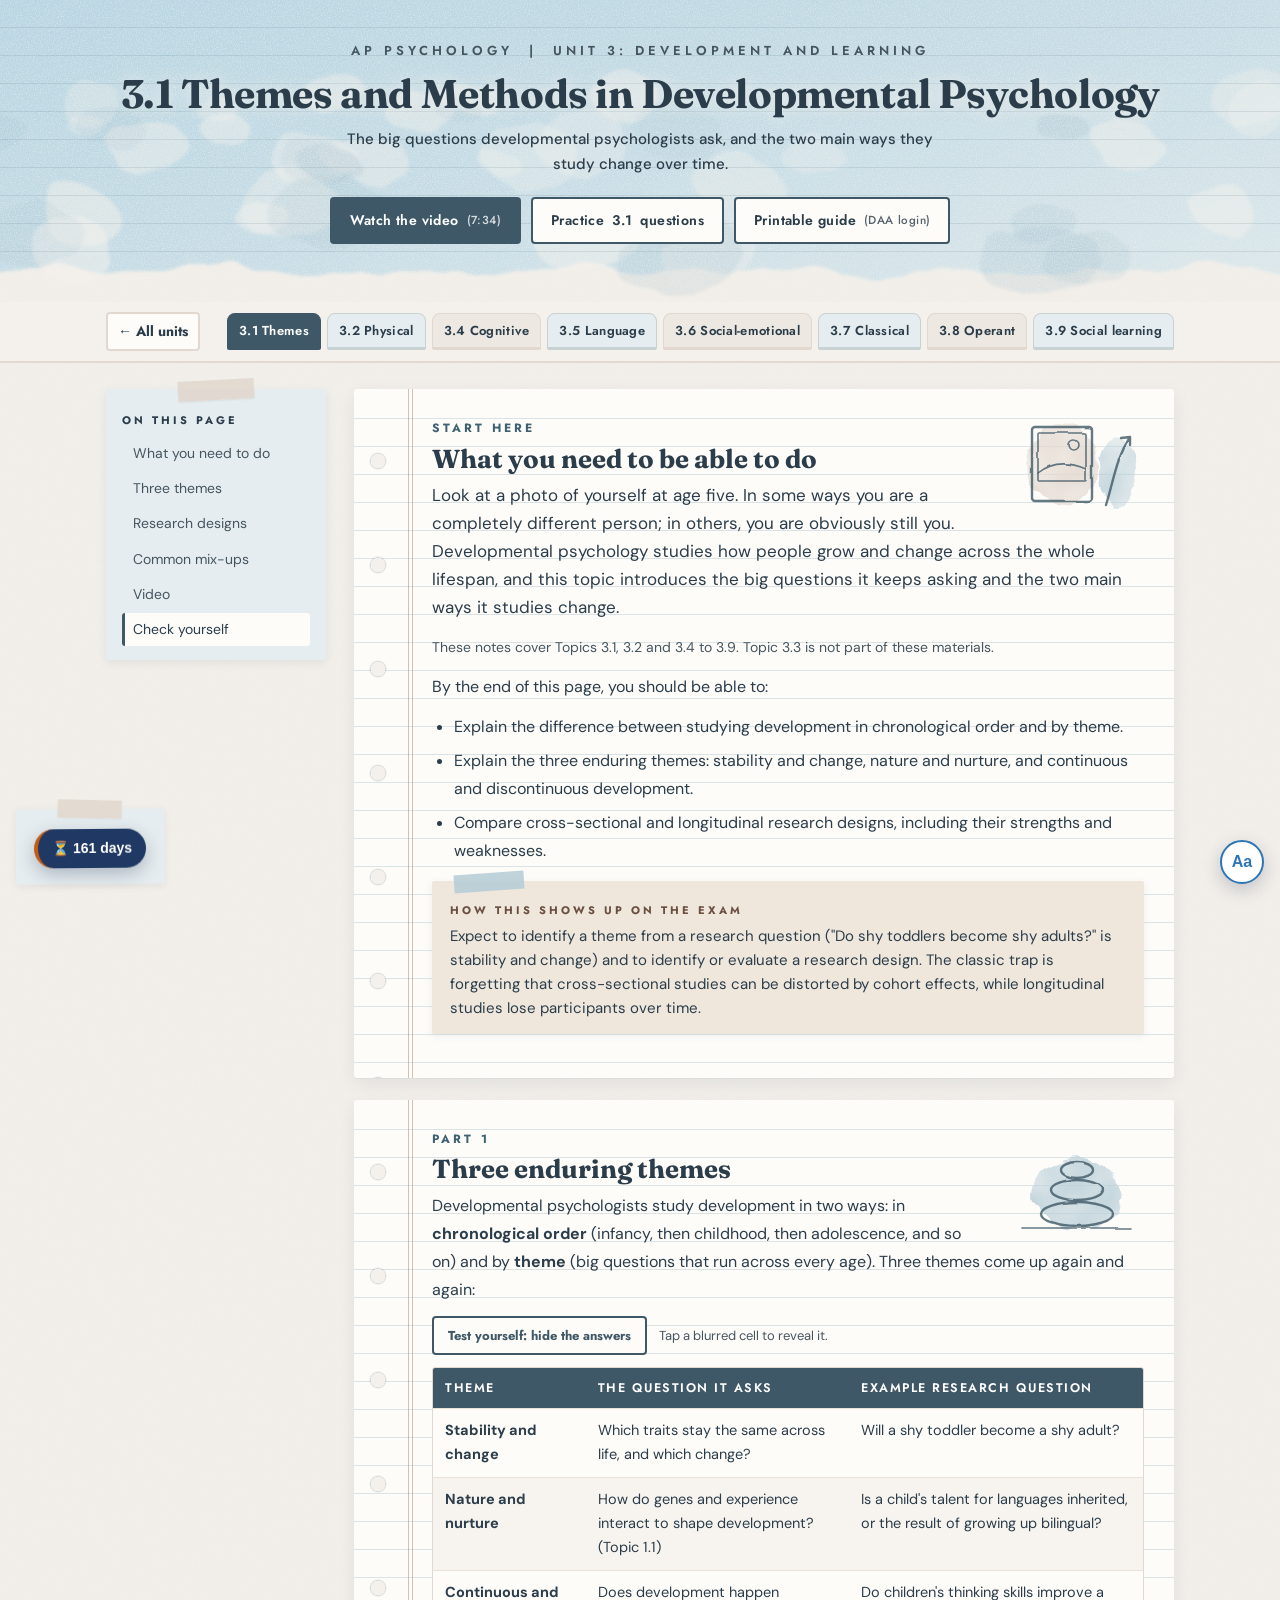
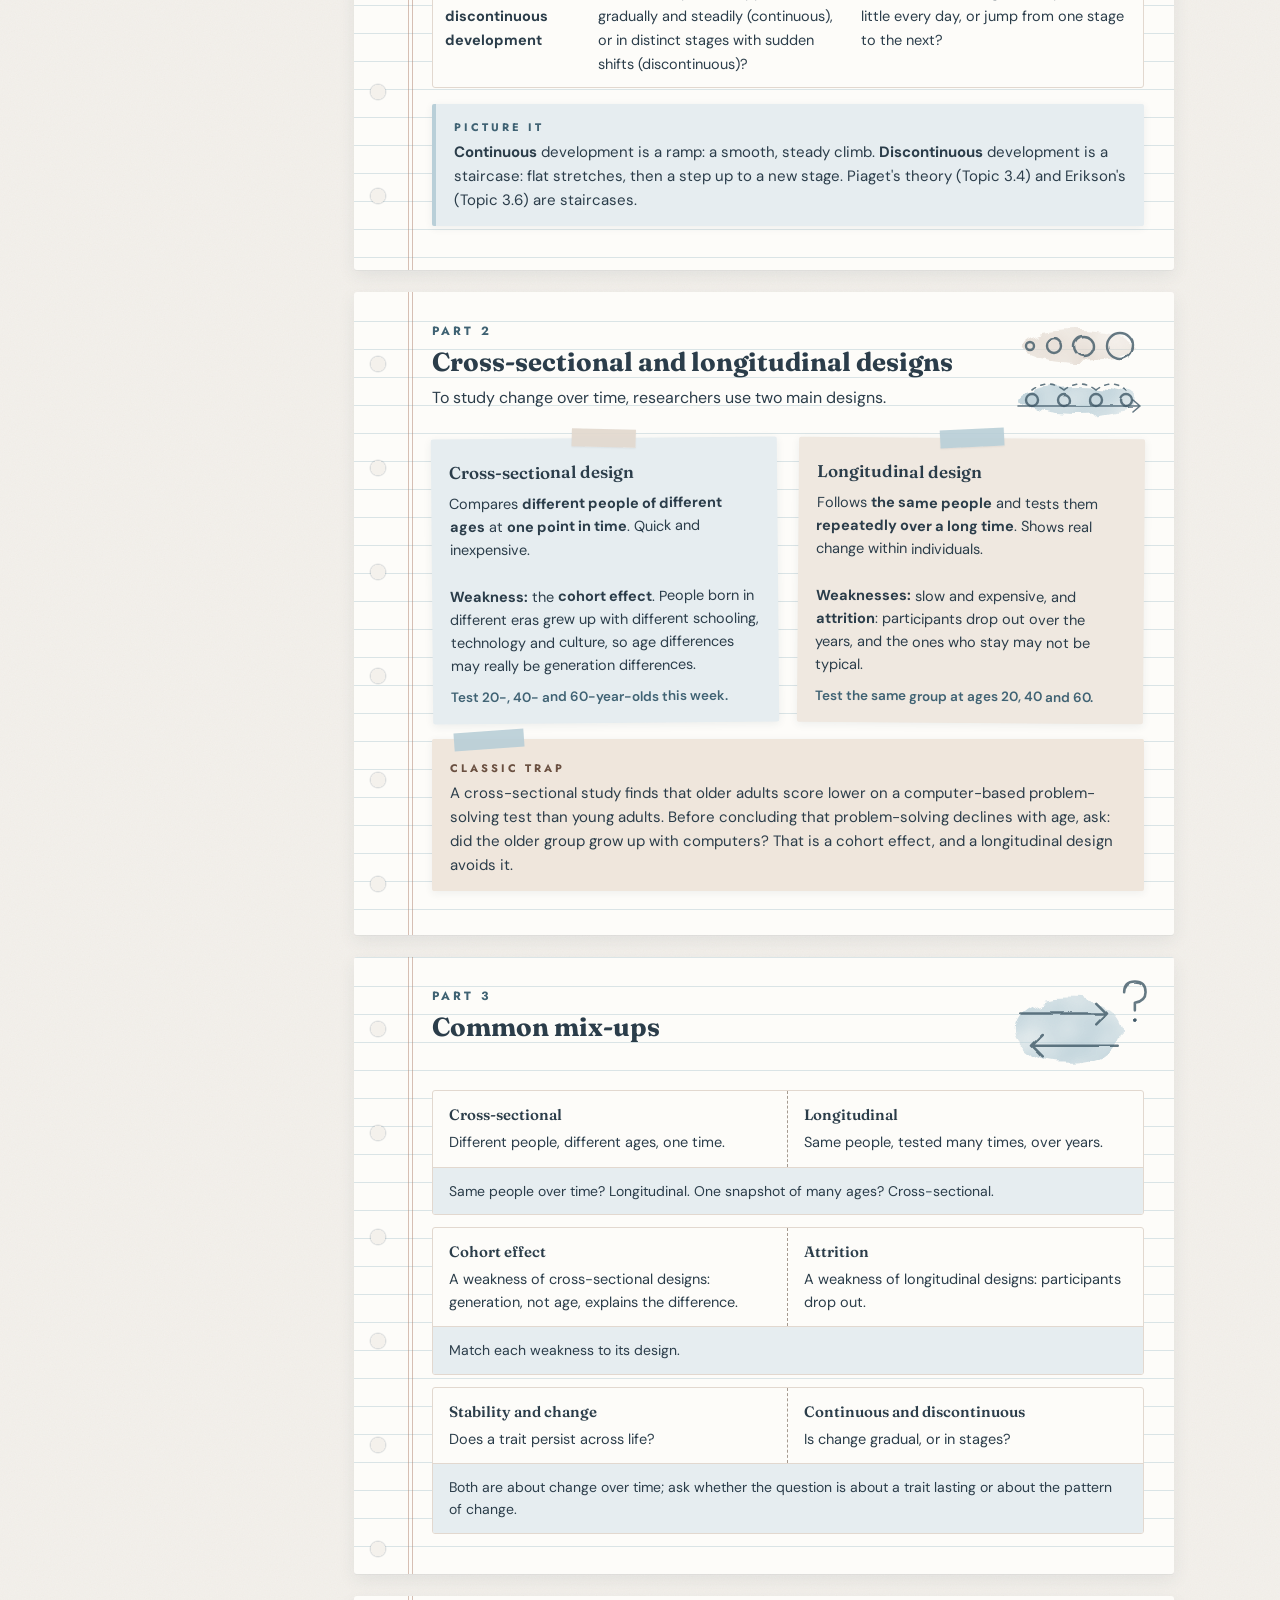
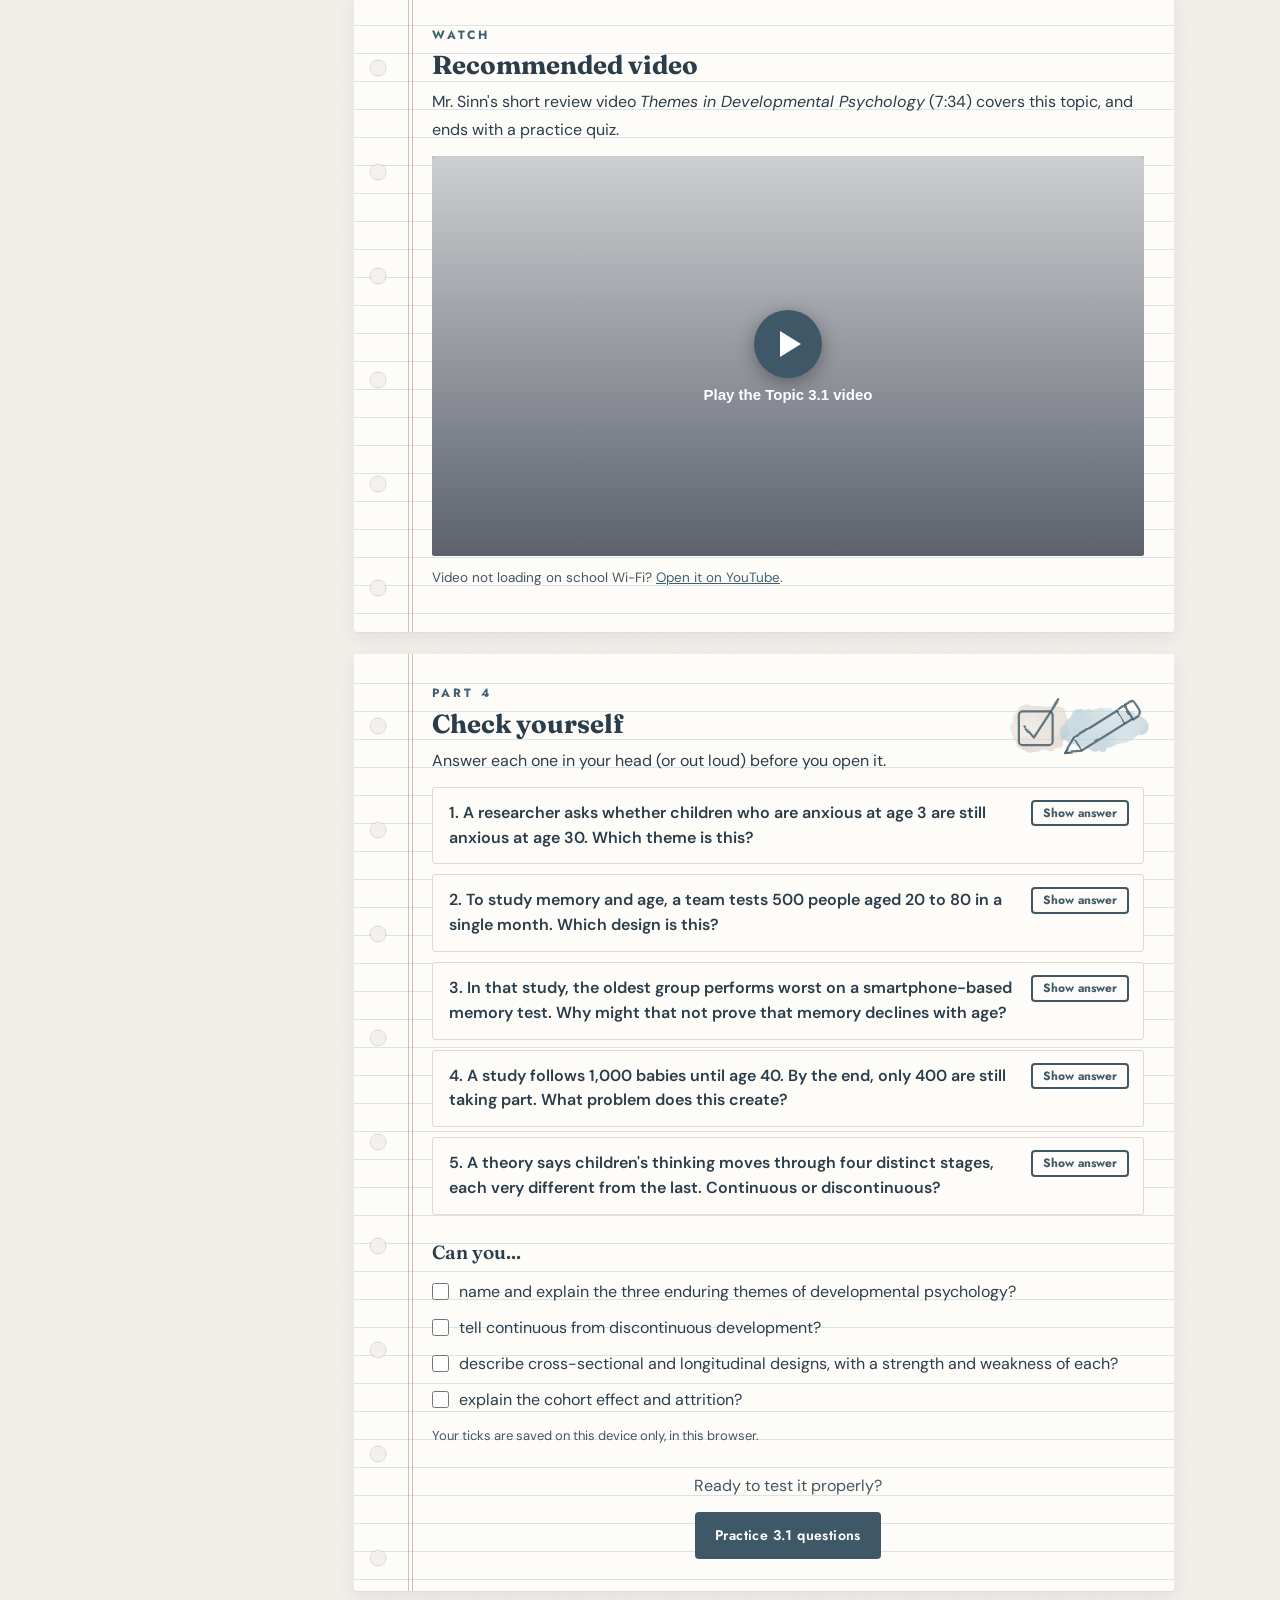
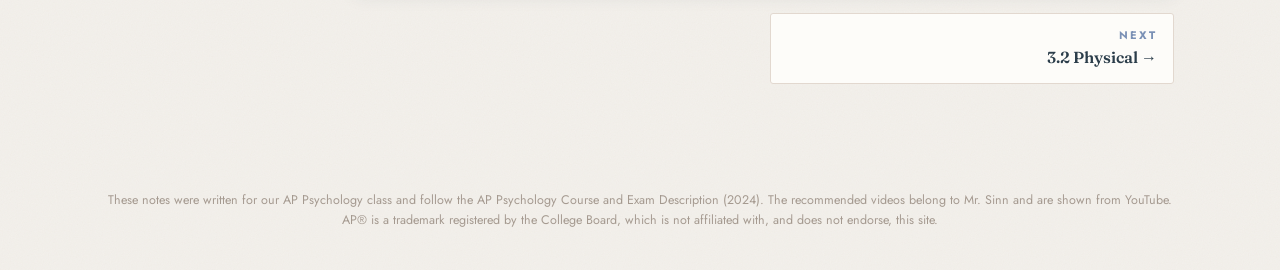
<file: Unit3_Notes.html>
<!DOCTYPE html>
<html lang="en">
<head>
<meta charset="UTF-8">
<meta name="viewport" content="width=device-width, initial-scale=1.0">
<title>Unit 3 Notes: Development and Learning | AP Psychology Revision</title>
<link rel="preconnect" href="https://fonts.googleapis.com">
<link rel="preconnect" href="https://fonts.gstatic.com" crossorigin>
<link href="https://fonts.googleapis.com/css2?family=DM+Sans:wght@400;500;600;700&family=Fraunces:opsz,wght@9..144,600;9..144,700&family=Jost:wght@500;600&display=swap" rel="stylesheet">
<style>

*,*::before,*::after{box-sizing:border-box;margin:0;padding:0;}
:root{
  --navy:#1a2744; --blue:#2E75B6; --light:#DEEAF1; --bg:#f0f4fb; --orange:#C55A11;
  --ink:#1a2744; --muted:#4a6080; --line:#d0ddef; --card:#ffffff;
}
html{scroll-behavior:smooth;}
body{font-family:'Outfit',Arial,sans-serif;background:var(--bg);color:var(--ink);line-height:1.65;font-size:16px;}
a{color:var(--blue);}

/* HEADER */
header{background:var(--navy);color:#fff;padding:28px 20px 26px;text-align:center;}
header .eyebrow{font-size:11px;letter-spacing:3px;text-transform:uppercase;color:#7fa8d4;margin-bottom:8px;}
header h1{font-family:'Playfair Display',serif;font-size:30px;line-height:1.25;}
header .subtitle{margin:8px auto 0;font-size:15px;color:#c3d6ec;max-width:620px;}
.hero-actions{display:flex;flex-wrap:wrap;gap:10px;justify-content:center;margin-top:20px;}
.btn{display:inline-flex;align-items:center;gap:8px;padding:10px 18px;border-radius:8px;font-family:'Outfit',sans-serif;font-size:14px;font-weight:700;text-decoration:none;border:2px solid transparent;cursor:pointer;transition:background .2s,color .2s,border-color .2s;}
.btn-primary{background:var(--blue);color:#fff;}
.btn-primary:hover{background:#1f5f99;}
.btn-ghost{background:transparent;color:#fff;border-color:#7fa8d4;}
.btn-ghost:hover{background:#ffffff1a;}
.btn-dark{background:var(--navy);color:#fff;}
.btn-dark:hover{background:var(--blue);}
.btn small{font-weight:500;opacity:.8;}

/* TOP BAR */
.topbar{background:#fff;border-bottom:2px solid #dde6f4;position:sticky;top:0;z-index:50;box-shadow:0 2px 10px rgba(26,39,68,.08);}
.topbar-inner{max-width:1100px;margin:0 auto;padding:10px 16px;display:flex;align-items:center;gap:12px;flex-wrap:wrap;}
.back-link{font-weight:700;font-size:14px;text-decoration:none;color:var(--navy);padding:6px 10px;border-radius:6px;border:2px solid var(--line);}
.back-link:hover{border-color:var(--blue);color:var(--blue);}
.topic-tabs{display:flex;gap:6px;flex-wrap:wrap;margin-left:auto;}
.topic-tabs a,.topic-tabs span{font-size:13px;font-weight:600;padding:6px 11px;border-radius:6px;text-decoration:none;}
.topic-tabs a{background:var(--navy);color:#fff;}
.topic-tabs span{background:#eef2f8;color:#9aabc4;cursor:not-allowed;}

/* LAYOUT */
.layout{max-width:1100px;margin:26px auto;padding:0 16px 70px;display:grid;grid-template-columns:220px 1fr;gap:28px;}
.toc{position:sticky;top:76px;align-self:start;background:#fff;border-radius:12px;padding:16px 16px 12px;box-shadow:0 2px 14px rgba(26,39,68,.06);}
.toc h2{font-size:11px;letter-spacing:2px;text-transform:uppercase;color:#7a90b5;margin-bottom:8px;}
.toc ol{list-style:none;}
.toc li{margin-bottom:2px;}
.toc a{display:block;font-size:14px;text-decoration:none;color:var(--muted);padding:5px 8px;border-radius:6px;border-left:3px solid transparent;}
.toc a:hover,.toc a.active{background:var(--light);color:var(--navy);border-left-color:var(--blue);}
main{min-width:0;}
section.card{background:var(--card);border-radius:12px;padding:28px 30px;box-shadow:0 2px 16px rgba(26,39,68,.07);margin-bottom:22px;scroll-margin-top:80px;}
.card h2{font-family:'Playfair Display',serif;font-size:24px;color:var(--navy);margin-bottom:6px;}
.card h3{font-size:17px;margin:20px 0 8px;color:var(--navy);}
.card p{margin-bottom:12px;}
.card ul,.card ol{margin:0 0 12px 22px;}
.card li{margin-bottom:6px;}
.lede{font-size:17px;color:#2a3b5c;}
.sec-label{font-size:11px;font-weight:700;letter-spacing:2px;text-transform:uppercase;color:#7fa8d4;margin-bottom:4px;}

/* CALLOUTS */
.callout{border-radius:10px;padding:14px 18px;margin:16px 0;font-size:15px;}
.callout strong.tag{display:block;font-size:11px;letter-spacing:2px;text-transform:uppercase;margin-bottom:4px;}
.callout p:last-child,.callout ul:last-child{margin-bottom:0;}
.c-exam{background:#fdf1e9;border-left:5px solid var(--orange);}
.c-exam strong.tag{color:var(--orange);}
.c-hook{background:var(--light);border-left:5px solid var(--blue);}
.c-hook strong.tag{color:var(--blue);}
.c-scope{background:#f4f6fb;border-left:5px solid #9aabc4;}
.c-scope strong.tag{color:#6a7f9f;}

/* TABLES */
.table-wrap{overflow-x:auto;margin:12px 0 16px;border-radius:10px;border:1px solid var(--line);}
table{width:100%;border-collapse:collapse;font-size:14.5px;}
th{background:var(--navy);color:#fff;text-align:left;padding:10px 12px;font-weight:600;white-space:nowrap;}
td{padding:10px 12px;border-top:1px solid var(--line);vertical-align:top;}
tr:nth-child(even) td{background:#f8fafd;}
td:first-child{font-weight:700;white-space:nowrap;}
.hook{color:var(--blue);font-weight:600;}
.selftest-bar{display:flex;align-items:center;gap:12px;flex-wrap:wrap;margin:6px 0 4px;}
.toggle-btn{padding:8px 14px;border-radius:8px;border:2px solid var(--navy);background:#fff;color:var(--navy);font-family:'Outfit',sans-serif;font-weight:700;font-size:13px;cursor:pointer;}
.toggle-btn:hover,.toggle-btn[aria-pressed="true"]{background:var(--navy);color:#fff;}
.selftest-note{font-size:13px;color:var(--muted);}
.testing td.can-hide{filter:blur(6px);cursor:pointer;user-select:none;transition:filter .2s;}
.testing td.can-hide.revealed{filter:none;}

/* REFLEX ARC */
.arc{display:grid;grid-template-columns:repeat(3,1fr);gap:12px;margin:14px 0;}
.arc-step{background:#f8fafd;border:2px solid var(--line);border-radius:10px;padding:14px;position:relative;}
.arc-step .num{display:inline-block;background:var(--blue);color:#fff;font-weight:700;font-size:12px;border-radius:20px;padding:2px 10px;margin-bottom:6px;}
.arc-step h4{font-size:15px;margin-bottom:4px;}
.arc-step p{font-size:14px;margin:0;}

/* STEPPER */
.stepper{border:2px solid var(--line);border-radius:12px;overflow:hidden;margin:16px 0;}
.stepper-visual{background:#f8fafd;padding:12px 10px 4px;border-bottom:2px solid var(--line);}
.stepper-visual svg{width:100%;height:auto;display:block;}
.stepper-body{padding:16px 20px 18px;}
.step-card{display:none;}
.step-card.active{display:block;}
.step-card .step-count{font-size:12px;font-weight:700;letter-spacing:1px;text-transform:uppercase;color:#7fa8d4;}
.step-card h4{font-size:18px;margin:2px 0 6px;color:var(--navy);}
.step-card p{margin:0;}
.stepper-nav{display:flex;align-items:center;gap:10px;margin-top:14px;flex-wrap:wrap;}
.stepper-nav button{padding:9px 18px;border-radius:8px;border:none;font-family:'Outfit',sans-serif;font-weight:700;font-size:14px;cursor:pointer;background:var(--navy);color:#fff;}
.stepper-nav button:disabled{opacity:.35;cursor:default;}
.stepper-nav button.prev{background:#fff;color:var(--navy);border:2px solid var(--navy);}
.dots{display:flex;gap:6px;margin-left:auto;}
.dots button{width:12px;height:12px;border-radius:50%;padding:0;border:2px solid var(--blue);background:#fff;cursor:pointer;}
.dots button.on{background:var(--blue);}
.seg{fill:none;stroke:#b7c7de;stroke-width:3;stroke-linecap:round;stroke-linejoin:round;transition:stroke .25s,stroke-width .25s;}
.seg.hot{stroke:var(--orange);stroke-width:6;}
.band{fill:var(--orange);opacity:0;transition:opacity .25s;}
.band.hot{opacity:.13;}
.ax{stroke:#9aabc4;stroke-width:1;}
.ax-dash{stroke:#9aabc4;stroke-width:1.5;stroke-dasharray:6 5;}
.thr{stroke:var(--blue);stroke-width:2;stroke-dasharray:7 5;}
.svg-label{font-family:'Outfit',sans-serif;font-size:13px;fill:#4a6080;}
.svg-label.b{fill:var(--blue);font-weight:700;}
.svg-label.o{fill:var(--orange);font-weight:700;}
.syn-part{transition:opacity .3s;}
.syn-hide{opacity:0;}

/* CARDS GRID */
.grid3{display:grid;grid-template-columns:repeat(3,1fr);gap:14px;margin:14px 0;}
.mini{background:#f8fafd;border:2px solid var(--line);border-radius:10px;padding:16px;}
.mini h4{font-size:16px;color:var(--navy);margin-bottom:6px;}
.mini p{font-size:14.5px;margin-bottom:8px;}
.mini .analogy{font-size:13.5px;color:var(--blue);font-weight:600;margin:0;}

/* MIX-UPS */
.pair{display:grid;grid-template-columns:1fr 1fr;border:2px solid var(--line);border-radius:10px;overflow:hidden;margin:12px 0;}
.pair div{padding:12px 16px;font-size:14.5px;}
.pair div:first-child{border-right:2px solid var(--line);}
.pair h4{font-size:15px;color:var(--navy);margin-bottom:4px;}
.pair-note{grid-column:1 / -1;background:var(--light);border-top:2px solid var(--line);font-size:14px !important;}

/* CHECK YOURSELF */
details.q{border:2px solid var(--line);border-radius:10px;margin:10px 0;background:#f8fafd;}
details.q summary{cursor:pointer;padding:13px 16px;font-weight:600;list-style:none;position:relative;padding-right:120px;}
details.q summary::-webkit-details-marker{display:none;}
details.q summary::after{content:"Show answer";position:absolute;right:14px;top:12px;font-size:12px;font-weight:700;color:var(--blue);border:2px solid var(--blue);border-radius:20px;padding:2px 10px;background:#fff;}
details.q[open] summary::after{content:"Hide";}
details.q .ans{padding:0 16px 14px;font-size:15px;}
details.q .ans strong{color:#1e7b34;}
.checklist{list-style:none;margin:10px 0 0 !important;}
.checklist li{margin-bottom:8px;}
.checklist label{display:flex;gap:10px;align-items:flex-start;cursor:pointer;}
.checklist input{margin-top:5px;width:17px;height:17px;accent-color:var(--blue);flex-shrink:0;}
.check-meta{font-size:13px;color:var(--muted);margin-top:8px;}

/* VIDEO */
.video-wrap{position:relative;aspect-ratio:16/9;border-radius:10px;overflow:hidden;background:#0d1526;margin:12px 0 8px;}
.video-wrap iframe{position:absolute;inset:0;width:100%;height:100%;border:0;}
.video-facade{position:absolute;inset:0;width:100%;height:100%;border:0;cursor:pointer;background-size:cover;background-position:center;display:flex;align-items:center;justify-content:center;}
.video-facade::before{content:"";position:absolute;inset:0;background:linear-gradient(180deg,rgba(13,21,38,.15),rgba(13,21,38,.65));}
.play{position:relative;display:flex;flex-direction:column;align-items:center;gap:8px;color:#fff;font-family:'Outfit',sans-serif;font-weight:700;font-size:15px;}
.play .circle{width:68px;height:68px;border-radius:50%;background:var(--orange);display:flex;align-items:center;justify-content:center;box-shadow:0 4px 18px rgba(0,0,0,.35);}
.play .circle::after{content:"";margin-left:6px;border-style:solid;border-width:13px 0 13px 21px;border-color:transparent transparent transparent #fff;}
.video-note{font-size:13.5px;color:var(--muted);}

.end-cta{text-align:center;padding:10px 0 4px;}
.end-cta p{color:var(--muted);margin-bottom:12px;}
footer{max-width:1100px;margin:0 auto;padding:0 16px 40px;font-size:12.5px;color:#7a90b5;text-align:center;line-height:1.6;}

@media(max-width:860px){
  .layout{grid-template-columns:1fr;}
  .toc{position:static;}
  .toc ol{display:flex;flex-wrap:wrap;gap:4px;}
  .toc a{border-left:none;border:1px solid var(--line);}
  .topic-tabs{margin-left:0;}
}
@media(max-width:640px){
  header h1{font-size:24px;}
  section.card{padding:20px 18px;}
  .arc,.grid3{grid-template-columns:1fr;}
  .pair{grid-template-columns:1fr;}
  .pair div:first-child{border-right:none;border-bottom:2px solid var(--line);}
  td:first-child{white-space:normal;}
  .topbar{position:static;}
  .topic-tabs{flex-wrap:nowrap;overflow-x:auto;width:100%;}
  .topic-tabs a,.topic-tabs span{flex-shrink:0;}
  .svg-label{font-size:20px;}
  table.stack thead{display:none;}
  table.stack,table.stack tbody,table.stack tr,table.stack td{display:block;width:100%;}
  table.stack tr{border-top:2px solid var(--line);padding:8px 0;}
  table.stack tr:first-child{border-top:none;}
  table.stack td{border-top:none;padding:5px 16px;}
  table.stack td::before{content:attr(data-label);display:block;font-size:11px;letter-spacing:.08em;text-transform:uppercase;color:#6a7f9f;font-weight:700;margin-bottom:2px;}
  table.stack td[data-label=""]::before{display:none;}
  table.stack td:first-child{font-size:16px;}
  table.stack.testing td.can-hide:not(.revealed){filter:none;color:transparent;text-shadow:0 0 9px rgba(30,40,70,.6);}
  table.stack.testing td.can-hide:not(.revealed) *{color:transparent !important;text-shadow:0 0 9px rgba(30,40,70,.6);}
  table.stack.testing td.can-hide::before{color:#6a7f9f;text-shadow:none;}
}
@media print{
  .topbar,.toc,.hero-actions,.stepper-visual,.stepper-nav,.video-card,.selftest-bar,.end-cta,.checklist-card{display:none !important;}
  body{background:#fff;}
  header{background:#fff;color:#000;padding:0 0 10px;}
  header h1,header .subtitle{color:#000;}
  .layout{display:block;margin:0;padding:0;}
  section.card{box-shadow:none;padding:10px 0;border-bottom:1px solid #ccc;border-radius:0;break-inside:avoid-page;}
  .step-card{display:block !important;margin-bottom:10px;}
  details.q{break-inside:avoid;}
  details.q .ans{display:block;}
  th{background:#eee;color:#000;}
}


/* ===== Unit page additions ===== */
.topic{display:none;}
.topic.shown{display:block;}
.topic-tabs a{background:#eef2f8;color:var(--navy);}
.topic-tabs a:hover{background:var(--light);}
.topic-tabs a.on{background:var(--navy);color:#fff;}
.topic-nav{display:flex;justify-content:space-between;gap:12px;flex-wrap:wrap;margin:6px 0 10px;}
.topic-nav a{flex:1 1 220px;background:#fff;border:2px solid var(--line);border-radius:10px;padding:12px 16px;text-decoration:none;color:var(--navy);font-weight:700;}
.topic-nav a small{display:block;font-size:11px;letter-spacing:2px;text-transform:uppercase;color:#7a90b5;font-weight:700;}
.topic-nav a:hover{border-color:var(--blue);}
.topic-nav a.next{text-align:right;}
.topic-nav .spacer{flex:1 1 220px;}

/* Explorer (click a part, read about it) */
.explorer{border:2px solid var(--line);border-radius:12px;overflow:hidden;margin:16px 0;}
.ex-visual{background:#f8fafd;padding:12px 10px 6px;border-bottom:2px solid var(--line);}
.ex-visual svg{width:100%;height:auto;display:block;}
.ex-chips{display:flex;flex-wrap:wrap;gap:6px;padding:12px 16px 0;}
.ex-chips button{font-family:'Outfit',sans-serif;font-size:13px;font-weight:600;padding:6px 12px;border-radius:20px;border:2px solid var(--line);background:#fff;color:var(--navy);cursor:pointer;}
.ex-chips button:hover{border-color:var(--blue);}
.ex-chips button.on{background:var(--navy);border-color:var(--navy);color:#fff;}
.ex-panels{padding:12px 20px 18px;}
.ex-panel{display:none;}
.ex-panel.on{display:block;}
.ex-panel h4{font-size:18px;color:var(--navy);margin-bottom:4px;}
.ex-panel p{margin-bottom:8px;}
.ex-panel p:last-child{margin-bottom:0;}
.ex-hint{font-size:13px;color:var(--muted);padding:10px 20px 0;}
.ex-node{cursor:pointer;}
.ex-node rect,.ex-node path,.ex-node ellipse,.ex-node circle{transition:fill .2s,stroke .2s,stroke-width .2s;}
.ex-node:hover rect,.ex-node:hover path,.ex-node:hover ellipse{stroke:var(--blue);stroke-width:3;}
.ex-node.on rect,.ex-node.on path,.ex-node.on ellipse,.ex-node.on circle{stroke:var(--orange);stroke-width:4;}
.tree-line{stroke:#9aabc4;stroke-width:2;fill:none;}
.tree-node rect{fill:#fff;stroke:#b7c7de;stroke-width:2;}
.tree-node.on rect{fill:#fdf1e9;}
.tree-node text{font-family:'Outfit',sans-serif;font-size:15px;font-weight:600;fill:var(--navy);pointer-events:none;}
.lobe{stroke:#fff;stroke-width:3;}
.lobe-label{font-family:'Outfit',sans-serif;font-size:15px;font-weight:700;fill:#1a2744;pointer-events:none;}
.mark-label{font-family:'Outfit',sans-serif;font-size:12.5px;font-weight:700;pointer-events:none;}
.hyp-level{font-family:'Outfit',sans-serif;font-size:13px;fill:#4a6080;}
.hyp-band{fill:var(--orange);opacity:0;transition:opacity .2s;}
.hyp-band.on{opacity:.14;}
.hyp-line{fill:none;stroke:var(--navy);stroke-width:3;stroke-linejoin:round;}
.hyp-rem{stroke:var(--orange);stroke-width:5;fill:none;stroke-linecap:round;}

.hl{opacity:0;transition:opacity .2s;}
.hl.on{opacity:1;}

.grid2{grid-template-columns:1fr 1fr;}

/* Widgets */
.widget{border:2px solid var(--line);border-radius:12px;padding:18px 20px;margin:16px 0;background:#f8fafd;}
.widget h4{font-size:17px;color:var(--navy);margin-bottom:6px;}
.widget label{font-weight:600;font-size:14px;}
.widget input[type=range]{width:100%;accent-color:var(--blue);margin:8px 0;}
.widget select{font-family:'Outfit',sans-serif;font-size:14px;padding:6px 10px;border-radius:8px;border:2px solid var(--line);background:#fff;color:var(--navy);}
.readout{background:#fff;border:2px solid var(--line);border-radius:10px;padding:12px 16px;margin-top:10px;font-size:15px;}
.readout .big{font-size:22px;font-weight:700;color:var(--orange);}
.ai-stage{position:relative;height:220px;border-radius:10px;overflow:hidden;background:#fff;border:2px solid var(--line);margin:12px 0;display:flex;align-items:center;justify-content:center;}
.ai-art{display:flex;align-items:center;gap:22px;}
.ai-art .c1{width:90px;height:90px;border-radius:50%;background:#1f9e3a;}
.ai-art .c2{width:90px;height:90px;background:#f4d21f;}
.ai-art .c3{width:44px;height:120px;background:#111;}
.ai-dot{position:absolute;left:50%;top:50%;width:10px;height:10px;margin:-5px 0 0 -5px;border-radius:50%;background:#C55A11;z-index:2;}
.ai-blank{position:absolute;inset:0;background:#fff;display:none;}
.ai-stage.white .ai-blank{display:block;}
.ai-count{font-weight:700;color:var(--navy);}
.wave-row{display:grid;grid-template-columns:150px 1fr;gap:12px;align-items:center;padding:8px 0;border-top:1px solid var(--line);}
.wave-row:first-child{border-top:none;}
.wave-row svg{width:100%;height:40px;}
.wave-row strong{font-size:14.5px;}
.wave-row span{display:block;font-size:12.5px;color:var(--muted);}
@media(max-width:640px){
  .grid2{grid-template-columns:1fr;}
  .topic-tabs{display:grid !important;grid-template-columns:repeat(3,1fr);gap:6px;width:100%;overflow:visible !important;}
  .topic-tabs a{display:flex;align-items:center;justify-content:center;text-align:center;padding:9px 4px !important;font-size:13px !important;line-height:1.25;}
  .wave-row{grid-template-columns:110px 1fr;}
  .tree-node text{font-size:17px;}
  .ai-art .c1,.ai-art .c2{width:70px;height:70px;}
}
@media print{
  .topic{display:none !important;}
  .topic.shown{display:block !important;}
  .topic-nav,.explorer .ex-chips,.widget{display:none !important;}
  .ex-panel{display:block !important;margin-bottom:10px;}
}
</style>
<link rel="stylesheet" href="theme.css">
<link rel="stylesheet" href="dark.css">
<script src="settings.js" data-dark></script>
</head>
<body data-quiz="https://psych4everybody.github.io/psych-revision/unit3_revision_quiz.html" data-unit="Unit 3 Notes">
<svg class="defs" aria-hidden="true" focusable="false"><defs>
<filter id="pencil" x="-10%" y="-10%" width="120%" height="120%"><feTurbulence type="fractalNoise" baseFrequency=".05" numOctaves="2" seed="3" result="w"/><feDisplacementMap in="SourceGraphic" in2="w" scale="2.6" xChannelSelector="R" yChannelSelector="G"/></filter>
<filter id="wcSpot" x="-20%" y="-20%" width="140%" height="140%"><feTurbulence type="fractalNoise" baseFrequency=".035" numOctaves="3" seed="8" result="w"/><feDisplacementMap in="SourceGraphic" in2="w" scale="16" xChannelSelector="R" yChannelSelector="G" result="d"/><feTurbulence type="fractalNoise" baseFrequency=".02" numOctaves="2" seed="4" result="b"/><feColorMatrix in="b" type="matrix" values="0 0 0 0 0  0 0 0 0 0  0 0 0 0 0  1.4 0 0 0 .1" result="bA"/><feComposite in="d" in2="bA" operator="in"/></filter>
</defs></svg>

<header>
  <div class="eyebrow">AP Psychology &nbsp;|&nbsp; Unit 3: Development and Learning</div>
  <h1 id="heroTitle">Unit 3 Notes</h1>
  <p class="subtitle" id="heroSub"></p>
  <div class="hero-actions">
    <a class="btn btn-primary" id="heroVideo" href="#">Watch the video <small id="heroVtime"></small></a>
    <a class="btn btn-ghost" id="heroPractice" href="https://psych4everybody.github.io/psych-revision/unit3_revision_quiz.html">Practice <span id="heroNum"></span> questions</a>
    <a class="btn btn-ghost" href="https://docs.google.com/document/d/1t5F9EUubgyoHRKTg_-jk2q7NXCT0zqs4gKiReoVfJr0/edit?tab=t.0" target="_blank" rel="noopener">Printable guide <small>(DAA login)</small></a>
  </div>
</header>

<nav class="topbar" aria-label="Unit navigation">
  <div class="topbar-inner">
    <a class="back-link" href="index.html">&larr; All units</a>
    <div class="topic-tabs" id="topicTabs" aria-label="Unit 3 topics">
      <a href="#t3-1" data-tab="t3-1">3.1 Themes</a>
      <a href="#t3-2" data-tab="t3-2">3.2 Physical</a>
      <a href="#t3-4" data-tab="t3-4">3.4 Cognitive</a>
      <a href="#t3-5" data-tab="t3-5">3.5 Language</a>
      <a href="#t3-6" data-tab="t3-6">3.6 Social-emotional</a>
      <a href="#t3-7" data-tab="t3-7">3.7 Classical</a>
      <a href="#t3-8" data-tab="t3-8">3.8 Operant</a>
      <a href="#t3-9" data-tab="t3-9">3.9 Social learning</a>
    </div>
  </div>
</nav>

<div class="layout">
  <aside class="toc" aria-label="On this page">
    <h2>On this page</h2>
    <ol id="tocList"></ol>
  </aside>
  <main>
<div class="topic" id="t3-1" data-num="3.1" data-title="Themes and Methods in Developmental Psychology" data-short="Themes" data-sub="The big questions developmental psychologists ask, and the two main ways they study change over time." data-vtime="7:34">
    <section class="card" id="t31-goals" data-toc="What you need to do">
      <div class="doodle" aria-hidden="true"><svg viewBox="0 0 150 120"><ellipse class="spot" cx="60" cy="58" rx="36" ry="40" fill="#e2d8cf" opacity="0.85"/><ellipse class="spot" cx="116" cy="64" rx="18" ry="34" fill="#b9cfd8" opacity="0.8"/><g><rect class="ink" x="30" y="20" width="60" height="74" rx="3"/><rect class="ink thin" x="36" y="26" width="48" height="48" rx="1"/><path class="ink thin" d="M36 66 Q56 50 84 62"/><circle class="ink thin" cx="72" cy="38" r="5"/><path class="ink" d="M104 98 C112 72 114 52 128 30 M119 31 L128 30 L128 39"/></g></svg></div>
      <div class="sec-label">Start here</div>
      <h2>What you need to be able to do</h2>
      <p class="lede">Look at a photo of yourself at age five. In some ways you are a completely different person; in others, you are obviously still you. Developmental psychology studies how people grow and change across the whole lifespan, and this topic introduces the big questions it keeps asking and the two main ways it studies change.</p>
      <p style="font-size:14px;color:var(--muted);">These notes cover Topics 3.1, 3.2 and 3.4 to 3.9. Topic 3.3 is not part of these materials.</p>
      <p>By the end of this page, you should be able to:</p>
      <ul>
        <li>Explain the difference between studying development in chronological order and by theme.</li>
        <li>Explain the three enduring themes: stability and change, nature and nurture, and continuous and discontinuous development.</li>
        <li>Compare cross-sectional and longitudinal research designs, including their strengths and weaknesses.</li>
      </ul>
      <div class="callout c-exam">
        <strong class="tag">How this shows up on the exam</strong>
        <p>Expect to identify a theme from a research question ("Do shy toddlers become shy adults?" is stability and change) and to identify or evaluate a research design. The classic trap is forgetting that cross-sectional studies can be distorted by cohort effects, while longitudinal studies lose participants over time.</p>
      </div>
    </section>
    <section class="card" id="t31-themes" data-toc="Three themes">
      <div class="doodle" aria-hidden="true"><svg viewBox="0 0 150 120"><ellipse class="spot" cx="75" cy="76" rx="46" ry="34" fill="#b9cfd8" opacity="0.85"/><g><ellipse class="ink" cx="75" cy="96" rx="36" ry="12"/><ellipse class="ink" cx="75" cy="72" rx="26" ry="10"/><ellipse class="ink" cx="75" cy="52" rx="16" ry="8"/><path class="ink thin" d="M20 110 H130"/></g></svg></div>
      <div class="sec-label">Part 1</div>
      <h2>Three enduring themes</h2>
      <p>Developmental psychologists study development in two ways: in <strong>chronological order</strong> (infancy, then childhood, then adolescence, and so on) and by <strong>theme</strong> (big questions that run across every age). Three themes come up again and again:</p>
      <div class="selftest-bar">
        <button class="toggle-btn" type="button" data-target="t31Themes" data-label="Test yourself: hide the answers" aria-pressed="false">Test yourself: hide the answers</button>
        <span class="selftest-note">Tap a blurred cell to reveal it.</span>
      </div>
      <div class="table-wrap">
        <table id="t31Themes" class="stack">
          <thead><tr><th>Theme</th><th>The question it asks</th><th>Example research question</th></tr></thead>
          <tbody>
            <tr><td data-label="Theme">Stability and change</td><td class="can-hide" data-label="The question it asks">Which traits stay the same across life, and which change?</td><td data-label="Example research question">Will a shy toddler become a shy adult?</td></tr>
            <tr><td data-label="Theme">Nature and nurture</td><td class="can-hide" data-label="The question it asks">How do genes and experience interact to shape development? (Topic 1.1)</td><td data-label="Example research question">Is a child's talent for languages inherited, or the result of growing up bilingual?</td></tr>
            <tr><td data-label="Theme">Continuous and discontinuous development</td><td class="can-hide" data-label="The question it asks">Does development happen gradually and steadily (continuous), or in distinct stages with sudden shifts (discontinuous)?</td><td data-label="Example research question">Do children's thinking skills improve a little every day, or jump from one stage to the next?</td></tr>
          </tbody>
        </table>
      </div>
      <div class="callout c-hook">
        <strong class="tag">Picture it</strong>
        <p><strong>Continuous</strong> development is a ramp: a smooth, steady climb. <strong>Discontinuous</strong> development is a staircase: flat stretches, then a step up to a new stage. Piaget's theory (Topic 3.4) and Erikson's (Topic 3.6) are staircases.</p>
      </div>
    </section>
    <section class="card" id="t31-designs" data-toc="Research designs">
      <div class="doodle" aria-hidden="true"><svg viewBox="0 0 150 120"><ellipse class="spot" cx="76" cy="36" rx="56" ry="16" fill="#e2d8cf" opacity="0.85"/><ellipse class="spot" cx="76" cy="90" rx="58" ry="14" fill="#b9cfd8" opacity="0.85"/><g><circle class="ink" cx="28" cy="36" r="4"/><circle class="ink" cx="52" cy="36" r="7"/><circle class="ink" cx="82" cy="36" r="10"/><circle class="ink" cx="118" cy="36" r="13"/><path class="ink thin" d="M16 96 H138 M131 90 L138 96 L131 102"/><circle class="ink" cx="30" cy="90" r="6"/><circle class="ink" cx="62" cy="90" r="6"/><circle class="ink" cx="94" cy="90" r="6"/><circle class="ink" cx="124" cy="90" r="6"/><path class="ink thin dash" d="M30 80 Q46 68 62 80 M62 80 Q78 68 94 80 M94 80 Q110 68 124 80"/></g></svg></div>
      <div class="sec-label">Part 2</div>
      <h2>Cross-sectional and longitudinal designs</h2>
      <p>To study change over time, researchers use two main designs.</p>
      <div class="grid3 grid2">
        <div class="mini"><h4>Cross-sectional design</h4><p>Compares <strong>different people of different ages</strong> at <strong>one point in time</strong>. Quick and inexpensive.<br><br><strong>Weakness:</strong> the <strong>cohort effect</strong>. People born in different eras grew up with different schooling, technology and culture, so age differences may really be generation differences.</p><p class="analogy">Test 20-, 40- and 60-year-olds this week.</p></div>
        <div class="mini"><h4>Longitudinal design</h4><p>Follows <strong>the same people</strong> and tests them <strong>repeatedly over a long time</strong>. Shows real change within individuals.<br><br><strong>Weaknesses:</strong> slow and expensive, and <strong>attrition</strong>: participants drop out over the years, and the ones who stay may not be typical.</p><p class="analogy">Test the same group at ages 20, 40 and 60.</p></div>
      </div>
      <div class="callout c-exam">
        <strong class="tag">Classic trap</strong>
        <p>A cross-sectional study finds that older adults score lower on a computer-based problem-solving test than young adults. Before concluding that problem-solving declines with age, ask: did the older group grow up with computers? That is a cohort effect, and a longitudinal design avoids it.</p>
      </div>
    </section>
    <section class="card" id="t31-mixups" data-toc="Common mix-ups">
      <div class="doodle" aria-hidden="true"><svg viewBox="0 0 140 100"><ellipse class="spot" cx="62" cy="52" rx="50" ry="30" fill="#b9cfd8" opacity="0.85"/><g><path class="ink" d="M18 36 H98 M88 26 L98 36 L88 46"/><path class="ink" d="M108 66 H28 M38 56 L28 66 L38 76"/><path class="ink" d="M114 16 q0 -10 10 -10 q10 0 10 10 q0 8 -10 10 v7"/><circle cx="124" cy="43" r="1.8" fill="currentColor"/></g></svg></div>
      <div class="sec-label">Part 3</div>
      <h2>Common mix-ups</h2>
      <div class="pair">
        <div><h4>Cross-sectional</h4>Different people, different ages, one time.</div>
        <div><h4>Longitudinal</h4>Same people, tested many times, over years.</div>
        <div class="pair-note">Same people over time? Longitudinal. One snapshot of many ages? Cross-sectional.</div>
      </div>
      <div class="pair">
        <div><h4>Cohort effect</h4>A weakness of cross-sectional designs: generation, not age, explains the difference.</div>
        <div><h4>Attrition</h4>A weakness of longitudinal designs: participants drop out.</div>
        <div class="pair-note">Match each weakness to its design.</div>
      </div>
      <div class="pair">
        <div><h4>Stability and change</h4>Does a trait persist across life?</div>
        <div><h4>Continuous and discontinuous</h4>Is change gradual, or in stages?</div>
        <div class="pair-note">Both are about change over time; ask whether the question is about a trait lasting or about the pattern of change.</div>
      </div>
    </section>
    <section class="card video-card" id="t31-video" data-toc="Video">
      <div class="sec-label">Watch</div>
      <h2>Recommended video</h2>
      <p>Mr. Sinn's short review video <em>Themes in Developmental Psychology</em> (7:34) covers this topic, and ends with a practice quiz.</p>
      <div class="video-wrap">
        <button class="video-facade" type="button" data-vid="xfkCu0LjHCU" data-start="0" aria-label="Play Mr. Sinn's Topic 3.1 video" style="background-image:url('https://i.ytimg.com/vi/xfkCu0LjHCU/hqdefault.jpg');">
          <span class="play"><span class="circle"></span>Play the Topic 3.1 video</span>
        </button>
      </div>
      <p class="video-note">Video not loading on school Wi-Fi? <a href="https://www.youtube.com/watch?v=xfkCu0LjHCU" target="_blank" rel="noopener">Open it on YouTube</a>.</p>
    </section>
    <section class="card" id="t31-check" data-toc="Check yourself">
      <div class="doodle" aria-hidden="true"><svg viewBox="0 0 160 110"><ellipse class="spot" cx="40" cy="60" rx="30" ry="28" fill="#e2d8cf" opacity="0.85"/><ellipse class="spot" cx="108" cy="60" rx="46" ry="22" fill="#b9cfd8" opacity="0.8"/><g><rect class="ink" x="18" y="42" width="36" height="36" rx="4"/><path class="ink" d="M24 58 L34 70 L60 30"/><g transform="rotate(-32 108 60)"><path class="ink" d="M76 52 H140 V68 H76 L60 60 Z"/><path class="ink thin" d="M64 58 L60 60 L64 62 M76 52 V68 M130 52 V68"/><path class="ink" d="M140 52 H146 Q151 52 151 57 V63 Q151 68 146 68 H140"/></g></g></svg></div>
      <div class="sec-label">Part 4</div>
      <h2>Check yourself</h2>
      <p>Answer each one in your head (or out loud) before you open it.</p>
      <details class="q"><summary>1. A researcher asks whether children who are anxious at age 3 are still anxious at age 30. Which theme is this?</summary>
        <div class="ans"><strong>Stability and change.</strong> The question is whether a trait persists across the lifespan.</div></details>
      <details class="q"><summary>2. To study memory and age, a team tests 500 people aged 20 to 80 in a single month. Which design is this?</summary>
        <div class="ans"><strong>Cross-sectional.</strong> Different people of different ages are compared at one point in time.</div></details>
      <details class="q"><summary>3. In that study, the oldest group performs worst on a smartphone-based memory test. Why might that not prove that memory declines with age?</summary>
        <div class="ans"><strong>The cohort effect.</strong> The oldest group grew up without smartphones, so unfamiliarity with the device, not age itself, could explain the difference.</div></details>
      <details class="q"><summary>4. A study follows 1,000 babies until age 40. By the end, only 400 are still taking part. What problem does this create?</summary>
        <div class="ans"><strong>Attrition.</strong> The people who stayed may differ from those who left, which can bias the results of a longitudinal study.</div></details>
      <details class="q"><summary>5. A theory says children's thinking moves through four distinct stages, each very different from the last. Continuous or discontinuous?</summary>
        <div class="ans"><strong>Discontinuous.</strong> Development happens in distinct stages, like steps on a staircase.</div></details>
      <div class="checklist-card" style="margin-top:22px;">
        <h3>Can you...</h3>
        <ul class="checklist" data-store="appsych_t31_checklist">
          <li><label><input type="checkbox" data-key="c1"> name and explain the three enduring themes of developmental psychology?</label></li>
          <li><label><input type="checkbox" data-key="c2"> tell continuous from discontinuous development?</label></li>
          <li><label><input type="checkbox" data-key="c3"> describe cross-sectional and longitudinal designs, with a strength and weakness of each?</label></li>
          <li><label><input type="checkbox" data-key="c4"> explain the cohort effect and attrition?</label></li>
        </ul>
        <p class="check-meta">Your ticks are saved on this device only, in this browser.</p>
      </div>
      <div class="end-cta">
        <p>Ready to test it properly?</p>
        <a class="btn btn-dark" href="https://psych4everybody.github.io/psych-revision/unit3_revision_quiz.html?topic=3.1&amp;mode=practice">Practice 3.1 questions</a>
      </div>
    </section>

<div class="topic-nav"></div>
</div>
<div class="topic" id="t3-2" data-num="3.2" data-title="Physical Development Across the Lifespan" data-short="Physical" data-sub="How the body develops from before birth to old age, and how that shapes behavior." data-vtime="11:49">
    <section class="card" id="t32-goals" data-toc="What you need to do">
      <div class="doodle" aria-hidden="true"><svg viewBox="0 0 150 120"><ellipse class="spot" cx="80" cy="64" rx="56" ry="34" fill="#e2d8cf" opacity="0.85"/><g><g transform="translate(30 96) scale(1.1)"><g transform="rotate(-15 0 0)"><ellipse class="ink thin" cx="0" cy="0" rx="6" ry="10"/><circle cx="-4" cy="-14" r="1.6" fill="currentColor" opacity=".8"/><circle cx="0" cy="-15" r="1.6" fill="currentColor" opacity=".8"/><circle cx="4" cy="-14" r="1.6" fill="currentColor" opacity=".8"/></g></g><g transform="translate(70 72) scale(1.5)"><g transform="rotate(-15 0 0)"><ellipse class="ink thin" cx="0" cy="0" rx="6" ry="10"/><circle cx="-4" cy="-14" r="1.6" fill="currentColor" opacity=".8"/><circle cx="0" cy="-15" r="1.6" fill="currentColor" opacity=".8"/><circle cx="4" cy="-14" r="1.6" fill="currentColor" opacity=".8"/></g></g><g transform="translate(116 44) scale(1.95)"><g transform="rotate(-15 0 0)"><ellipse class="ink thin" cx="0" cy="0" rx="6" ry="10"/><circle cx="-4" cy="-14" r="1.6" fill="currentColor" opacity=".8"/><circle cx="0" cy="-15" r="1.6" fill="currentColor" opacity=".8"/><circle cx="4" cy="-14" r="1.6" fill="currentColor" opacity=".8"/></g></g></g></svg></div>
      <div class="sec-label">Start here</div>
      <h2>What you need to be able to do</h2>
      <p class="lede">Your body has been changing since before you were born, and it will keep changing for the rest of your life. This topic follows physical development from the womb to old age, and asks how those changes affect behavior and mental processes.</p>
      <p>By the end of this page, you should be able to:</p>
      <ul>
        <li>Explain the prenatal influences on development: teratogens, maternal illness, genetic mutations, hormones and environmental factors.</li>
        <li>Explain motor development, infant reflexes, the visual cliff, critical and sensitive periods, and imprinting.</li>
        <li>Describe the physical changes of adolescence and adulthood.</li>
      </ul>
      <div class="callout c-exam">
        <strong class="tag">How this shows up on the exam</strong>
        <p>Most questions apply a term to a scenario: a newborn turning toward a touch on the cheek (rooting reflex), a baby refusing to crawl over the "cliff" (depth perception), a duckling following a person (imprinting). Know the difference between a critical period and a sensitive period.</p>
      </div>
      <div class="callout c-scope">
        <strong class="tag">Not on the exam</strong>
        <p>The stages of prenatal development (zygote, embryo and fetus).</p>
      </div>
    </section>
    <section class="card" id="t32-prenatal" data-toc="Before birth">
      <div class="doodle" aria-hidden="true"><svg viewBox="0 0 150 120"><ellipse class="spot" cx="75" cy="76" rx="52" ry="26" fill="#b9cfd8" opacity="0.85"/><g><ellipse class="ink" cx="75" cy="62" rx="14" ry="18"/><path class="ink" d="M24 70 Q75 112 126 70"/><path class="ink" d="M24 70 Q75 82 126 70"/><path class="ink thin" d="M28 76 L62 94 M122 76 L88 94 M36 84 Q75 98 114 84 M18 66 L34 74 M132 66 L116 74"/></g></svg></div>
      <div class="sec-label">Part 1</div>
      <h2>Before birth</h2>
      <p>Before birth, several factors can influence the major physical and psychological milestones of development:</p>
      <div class="selftest-bar">
        <button class="toggle-btn" type="button" data-target="t32Prenatal" data-label="Test yourself: hide the answers" aria-pressed="false">Test yourself: hide the answers</button>
        <span class="selftest-note">Tap a blurred cell to reveal it.</span>
      </div>
      <div class="table-wrap">
        <table id="t32Prenatal" class="stack">
          <thead><tr><th>Factor</th><th>What it is</th><th>Example</th></tr></thead>
          <tbody>
            <tr><td data-label="Factor">Teratogens</td><td class="can-hide" data-label="What it is">Harmful agents that can reach the developing baby and cause damage.</td><td data-label="Example">Smoking during pregnancy, some medications, certain infections.</td></tr>
            <tr><td data-label="Factor">Maternal illness</td><td class="can-hide" data-label="What it is">Illness in the mother during pregnancy.</td><td data-label="Example">Some infections in early pregnancy can affect the baby's hearing or vision.</td></tr>
            <tr><td data-label="Factor">Genetic mutations</td><td class="can-hide" data-label="What it is">Changes in the genetic material that can affect development.</td><td data-label="Example">Down syndrome results from an extra copy of chromosome 21.</td></tr>
            <tr><td data-label="Factor">Hormones</td><td class="can-hide" data-label="What it is">Chemical messengers that guide the development of the body and brain.</td><td data-label="Example">Hormone levels influence how body structures develop before birth.</td></tr>
            <tr><td data-label="Factor">Environmental factors</td><td class="can-hide" data-label="What it is">Conditions in the mother's surroundings and lifestyle.</td><td data-label="Example">Poor nutrition, pollution or severe stress during pregnancy.</td></tr>
          </tbody>
        </table>
      </div>
    </section>
    <section class="card" id="t32-infancy" data-toc="Infancy and childhood">
      <div class="doodle" aria-hidden="true"><svg viewBox="0 0 140 120"><ellipse class="spot" cx="58" cy="48" rx="28" ry="28" fill="#e2d8cf" opacity="0.85"/><g><circle class="ink" cx="58" cy="46" r="22"/><path class="ink thin" d="M42 32 Q58 46 42 60 M74 32 Q58 46 74 60"/><path class="ink" d="M73 62 L108 98"/><circle class="ink" cx="113" cy="103" r="7"/><path class="ink thin" d="M26 18 L20 12 M90 18 L96 12 M24 70 L16 74"/></g></svg></div>
      <div class="sec-label">Part 2</div>
      <h2>Infancy and childhood</h2>
      <p>Physical development in infancy and childhood follows <strong>generally the same order</strong> for everyone, but the <strong>timing</strong> varies from child to child. These skills let children become steadily more independent.</p>
      <div class="grid3 grid2">
        <div class="mini"><h4>Gross motor skills</h4><p>Large movements using big muscle groups.</p><p class="analogy">Rolling over, sitting up, crawling, walking, kicking a ball.</p></div>
        <div class="mini"><h4>Fine motor skills</h4><p>Small, precise movements, especially of the hands and fingers.</p><p class="analogy">Picking up a raisin, holding a crayon, buttoning a shirt.</p></div>
      </div>
      <h3>Reflexes and early research</h3>
      <ul>
        <li><strong>Infant reflexes</strong> are automatic responses that show development is on track. In the <strong>rooting reflex</strong>, a baby turns toward a touch on the cheek and opens its mouth, ready to feed.</li>
        <li>The <strong>visual cliff</strong> is a glass-topped table with a checkered pattern that appears to drop away halfway across. Most crawling babies refuse to cross the "drop", even when a parent calls them, showing they can perceive depth early in life. It was also an inventive way to study babies who cannot yet answer questions.</li>
      </ul>
      <h3>Critical and sensitive periods</h3>
      <div class="grid3 grid2">
        <div class="mini"><h4>Critical period</h4><p>A strict window early in life when a certain experience <strong>must</strong> happen for normal development.</p><p class="analogy">Some animals <strong>imprint</strong>: newly hatched ducklings and geese follow the first moving object they see, normally their mother, which helps them survive.</p></div>
        <div class="mini"><h4>Sensitive period</h4><p>A window when learning a skill is <strong>much easier</strong>, but still possible later.</p><p class="analogy">Children pick up a second language with a native accent far more easily than adults do.</p></div>
      </div>
    </section>
    <section class="card" id="t32-later" data-toc="Adolescence and adulthood">
      <div class="doodle" aria-hidden="true"><svg viewBox="0 0 150 120"><ellipse class="spot" cx="70" cy="66" rx="38" ry="44" fill="#b9cfd8" opacity="0.85"/><g><path class="ink" d="M40 112 V18 H100 V112"/><path class="ink thin" d="M40 96 H54 M40 80 H54 M40 64 H54 M40 46 H54"/><path class="ink" d="M64 96 V42 M58 49 L64 42 L70 49"/><circle cx="92" cy="68" r="2.4" fill="currentColor" opacity=".8"/></g></svg></div>
      <div class="sec-label">Part 3</div>
      <h2>Adolescence and adulthood</h2>
      <h3>Adolescence</h3>
      <p>Adolescence brings the <strong>adolescent growth spurt</strong> (a rapid increase in height and weight) and <strong>puberty</strong>, the period when the body matures and reproductive ability develops.</p>
      <ul>
        <li><strong>Primary sex characteristics</strong> are the body structures directly involved in reproduction.</li>
        <li><strong>Secondary sex characteristics</strong> are other physical changes of puberty that are not directly involved in reproduction, such as a deepening voice or the growth of body hair.</li>
        <li><strong>Menarche</strong> (a girl's first menstrual period) and <strong>spermarche</strong> (a boy's first ejaculation) are milestones that mark the development of reproductive ability.</li>
      </ul>
      <h3>Adulthood</h3>
      <p>Adulthood is most of the lifespan. Physical abilities generally <strong>level off</strong> and then <strong>gradually decline</strong>, at different rates for different people. Changes include:</p>
      <ul>
        <li>a decline in reproductive ability, including <strong>menopause</strong>, the end of menstruation;</li>
        <li>reduced mobility and flexibility;</li>
        <li>slower reaction time;</li>
        <li>less sharp vision and hearing.</li>
      </ul>
      <div class="callout c-exam">
        <strong class="tag">Think behavior, not just biology</strong>
        <p>The exam asks how physical changes relate to behavior. Slower reaction times can affect how safely an older adult drives; the growth spurt can affect a teenager's coordination in sport for a while.</p>
      </div>
    </section>
    <section class="card" id="t32-mixups" data-toc="Common mix-ups">
      <div class="doodle" aria-hidden="true"><svg viewBox="0 0 140 100"><ellipse class="spot" cx="62" cy="52" rx="50" ry="30" fill="#b9cfd8" opacity="0.85"/><g><path class="ink" d="M18 36 H98 M88 26 L98 36 L88 46"/><path class="ink" d="M108 66 H28 M38 56 L28 66 L38 76"/><path class="ink" d="M114 16 q0 -10 10 -10 q10 0 10 10 q0 8 -10 10 v7"/><circle cx="124" cy="43" r="1.8" fill="currentColor"/></g></svg></div>
      <div class="sec-label">Part 4</div>
      <h2>Common mix-ups</h2>
      <div class="pair">
        <div><h4>Critical period</h4>The experience must happen in this window.</div>
        <div><h4>Sensitive period</h4>Learning is easiest in this window, but possible later.</div>
        <div class="pair-note">Imprinting is the classic critical period; language is usually described as a sensitive period.</div>
      </div>
      <div class="pair">
        <div><h4>Gross motor skills</h4>Large movements: crawling, walking.</div>
        <div><h4>Fine motor skills</h4>Small, precise movements: holding a pencil.</div>
        <div class="pair-note">Big muscles versus small muscles.</div>
      </div>
      <div class="pair">
        <div><h4>Primary sex characteristics</h4>Directly involved in reproduction.</div>
        <div><h4>Secondary sex characteristics</h4>Other changes of puberty, not directly reproductive.</div>
        <div class="pair-note">A deepening voice is secondary.</div>
      </div>
    </section>
    <section class="card video-card" id="t32-video" data-toc="Video">
      <div class="sec-label">Watch</div>
      <h2>Recommended video</h2>
      <p>Mr. Sinn's short review video <em>Physical Changes from Birth to Death</em> (11:49) covers this topic, and ends with a practice quiz.</p>
      <div class="video-wrap">
        <button class="video-facade" type="button" data-vid="en7E1lF1cW4" data-start="0" aria-label="Play Mr. Sinn's Topic 3.2 video" style="background-image:url('https://i.ytimg.com/vi/en7E1lF1cW4/hqdefault.jpg');">
          <span class="play"><span class="circle"></span>Play the Topic 3.2 video</span>
        </button>
      </div>
      <p class="video-note">Video not loading on school Wi-Fi? <a href="https://www.youtube.com/watch?v=en7E1lF1cW4" target="_blank" rel="noopener">Open it on YouTube</a>.</p>
    </section>
    <section class="card" id="t32-check" data-toc="Check yourself">
      <div class="doodle" aria-hidden="true"><svg viewBox="0 0 160 110"><ellipse class="spot" cx="40" cy="60" rx="30" ry="28" fill="#e2d8cf" opacity="0.85"/><ellipse class="spot" cx="108" cy="60" rx="46" ry="22" fill="#b9cfd8" opacity="0.8"/><g><rect class="ink" x="18" y="42" width="36" height="36" rx="4"/><path class="ink" d="M24 58 L34 70 L60 30"/><g transform="rotate(-32 108 60)"><path class="ink" d="M76 52 H140 V68 H76 L60 60 Z"/><path class="ink thin" d="M64 58 L60 60 L64 62 M76 52 V68 M130 52 V68"/><path class="ink" d="M140 52 H146 Q151 52 151 57 V63 Q151 68 146 68 H140"/></g></g></svg></div>
      <div class="sec-label">Part 5</div>
      <h2>Check yourself</h2>
      <p>Answer each one in your head (or out loud) before you open it.</p>
      <details class="q"><summary>1. A nurse strokes a newborn's cheek and the baby turns its head toward her finger, mouth open. What is this?</summary>
        <div class="ans"><strong>The rooting reflex,</strong> an infant reflex that shows development is on track.</div></details>
      <details class="q"><summary>2. A 9-month-old crawls happily across the shallow side of a glass table but stops at the edge of the apparent drop, even when her father calls her. What does this show?</summary>
        <div class="ans"><strong>Depth perception.</strong> The visual cliff shows that babies can perceive depth early in life.</div></details>
      <details class="q"><summary>3. Goslings raised by a researcher follow him everywhere as if he were their mother. What is this, and what kind of period does it involve?</summary>
        <div class="ans"><strong>Imprinting,</strong> which happens during a critical period shortly after hatching.</div></details>
      <details class="q"><summary>4. An adult who moves abroad can learn the new language well but never quite loses her accent, while her young children sound like native speakers within a year. Which concept fits best?</summary>
        <div class="ans"><strong>A sensitive period</strong> for language: learning is easiest early in life, but still possible later.</div></details>
      <details class="q"><summary>5. A child can walk and run well but still struggles to hold a pencil properly. Which skills are still developing?</summary>
        <div class="ans"><strong>Fine motor skills.</strong> Her gross motor skills (walking, running) are already well developed.</div></details>
      <div class="checklist-card" style="margin-top:22px;">
        <h3>Can you...</h3>
        <ul class="checklist" data-store="appsych_t32_checklist">
          <li><label><input type="checkbox" data-key="c1"> name five prenatal influences on development with an example of each?</label></li>
          <li><label><input type="checkbox" data-key="c2"> explain gross and fine motor development and the rooting reflex?</label></li>
          <li><label><input type="checkbox" data-key="c3"> explain what the visual cliff showed?</label></li>
          <li><label><input type="checkbox" data-key="c4"> tell critical and sensitive periods apart and explain imprinting?</label></li>
          <li><label><input type="checkbox" data-key="c5"> describe the main physical changes of adolescence and adulthood?</label></li>
        </ul>
        <p class="check-meta">Your ticks are saved on this device only, in this browser.</p>
      </div>
      <div class="end-cta">
        <p>Ready to test it properly?</p>
        <a class="btn btn-dark" href="https://psych4everybody.github.io/psych-revision/unit3_revision_quiz.html?topic=3.2&amp;mode=practice">Practice 3.2 questions</a>
      </div>
    </section>

<div class="topic-nav"></div>
</div>
<div class="topic" id="t3-4" data-num="3.4" data-title="Cognitive Development Across the Lifespan" data-short="Cognitive" data-sub="How thinking develops, from a baby discovering that objects still exist to an adult's changing intelligence." data-vtime="14:05">
    <section class="card" id="t34-goals" data-toc="What you need to do">
      <div class="doodle" aria-hidden="true"><svg viewBox="0 0 150 120"><ellipse class="spot" cx="75" cy="80" rx="56" ry="24" fill="#e2d8cf" opacity="0.85"/><g><circle class="ink" cx="64" cy="52" r="6"/><circle class="ink" cx="86" cy="50" r="6"/><path class="ink" d="M20 98 C24 62 50 52 74 58 C98 52 124 64 130 98 Z"/><path class="ink thin" d="M52 72 q6 10 4 22 M98 68 q-4 12 0 26"/><path class="ink thin" d="M14 100 H136"/></g></svg></div>
      <div class="sec-label">Start here</div>
      <h2>What you need to be able to do</h2>
      <p class="lede">Hide a toy under a blanket in front of a six-month-old and she acts as if it has vanished from the universe. A few years later, the same child will argue with you about what is fair. This topic explains how thinking develops, from infancy to old age.</p>
      <p>By the end of this page, you should be able to:</p>
      <ul>
        <li>Explain Piaget's ideas of schemas, assimilation and accommodation.</li>
        <li>Describe Piaget's four stages and the abilities and errors that mark each one.</li>
        <li>Explain Vygotsky's ideas of social learning, scaffolding and the zone of proximal development.</li>
        <li>Explain how crystallized and fluid intelligence change in adulthood, and what dementia is.</li>
      </ul>
      <div class="callout c-exam">
        <strong class="tag">How this shows up on the exam</strong>
        <p>The most common task: identify a child's Piaget stage from a behavior ("he thinks there is more juice in the tall glass" is preoperational, failing conservation). Remember that the ages are approximate guides, not cut-offs. Vygotsky questions usually describe an adult helping a learner just enough.</p>
      </div>
    </section>
    <section class="card" id="t34-piaget" data-toc="Piaget's stages">
      <div class="doodle" aria-hidden="true"><svg viewBox="0 0 150 120"><ellipse class="spot" cx="80" cy="72" rx="58" ry="34" fill="#b9cfd8" opacity="0.85"/><g><path class="ink" d="M14 104 H44 V82 H74 V60 H104 V38 H134 V104 Z"/><text x="29" y="100" font-family="Jost,sans-serif" font-weight="600" font-size="13" fill="currentColor" text-anchor="middle" opacity=".8">1</text><text x="59" y="78" font-family="Jost,sans-serif" font-weight="600" font-size="13" fill="currentColor" text-anchor="middle" opacity=".8">2</text><text x="89" y="56" font-family="Jost,sans-serif" font-weight="600" font-size="13" fill="currentColor" text-anchor="middle" opacity=".8">3</text><text x="119" y="34" font-family="Jost,sans-serif" font-weight="600" font-size="13" fill="currentColor" text-anchor="middle" opacity=".8">4</text></g></svg></div>
      <div class="sec-label">Part 1</div>
      <h2>Piaget: four stages of thinking</h2>
      <p>Jean Piaget argued that children actively build their understanding of the world through <strong>schemas</strong>, mental frameworks that organize experience. They update them in two ways (you met these in Topic 2.2):</p>
      <div class="grid3 grid2">
        <div class="mini"><h4>Assimilation</h4><p>Fitting new information into an existing schema without changing it.</p><p class="analogy">A toddler sees a camel and calls it a horse.</p></div>
        <div class="mini"><h4>Accommodation</h4><p>Changing a schema to fit new information.</p><p class="analogy">She learns that camels are a different animal.</p></div>
      </div>
      <p>Piaget saw development as both <strong>continuous</strong> (schemas are constantly being adjusted) and <strong>discontinuous</strong> (thinking moves through four distinct stages). Tap a stage to explore it.</p>
      <div class="explorer" data-start="sensorimotor">
        <div class="ex-visual">
          <svg viewBox="0 0 680 120" role="img" aria-label="Timeline of Piaget's four stages">
            <g class="ex-node" data-key="sensorimotor"><rect x="10" y="20" width="150" height="56" rx="10" fill="#e6edf0" stroke="#b9c8cc" stroke-width="2"/><text class="lobe-label" x="85" y="46" text-anchor="middle">Sensorimotor</text><text class="hyp-level" x="85" y="66" text-anchor="middle">birth to about 2</text></g>
            <g class="ex-node" data-key="preop"><rect x="178" y="20" width="150" height="56" rx="10" fill="#bfe2c5" stroke="#b9c8cc" stroke-width="2"/><text class="lobe-label" x="253" y="46" text-anchor="middle">Preoperational</text><text class="hyp-level" x="253" y="66" text-anchor="middle">about 2 to 7</text></g>
            <g class="ex-node" data-key="concrete"><rect x="346" y="20" width="150" height="56" rx="10" fill="#f6cfae" stroke="#b9c8cc" stroke-width="2"/><text class="lobe-label" x="421" y="46" text-anchor="middle">Concrete operational</text><text class="hyp-level" x="421" y="66" text-anchor="middle">about 7 to 11</text></g>
            <g class="ex-node" data-key="formal"><rect x="514" y="20" width="156" height="56" rx="10" fill="#e3cdee" stroke="#b9c8cc" stroke-width="2"/><text class="lobe-label" x="592" y="46" text-anchor="middle">Formal operational</text><text class="hyp-level" x="592" y="66" text-anchor="middle">about 11 onward</text></g>
            <text class="hyp-level" x="340" y="106" text-anchor="middle">Ages are rough guides: the order is the same, but timing varies.</text>
          </svg>
        </div>
        <div class="ex-chips">
          <button type="button" data-key="sensorimotor">Sensorimotor</button>
          <button type="button" data-key="preop">Preoperational</button>
          <button type="button" data-key="concrete">Concrete operational</button>
          <button type="button" data-key="formal">Formal operational</button>
        </div>
        <div class="ex-panels">
          <div class="ex-panel" data-key="sensorimotor"><h4>Sensorimotor stage (infancy to toddlerhood)</h4><p>Babies learn about the world through their <strong>senses and actions</strong>: looking, grabbing, mouthing, dropping. The key achievement is <strong>object permanence</strong>, understanding that things still exist when you cannot see them. Before it develops, out of sight really is out of mind, which is why peek-a-boo is so thrilling.</p></div>
          <div class="ex-panel" data-key="preop"><h4>Preoperational stage (toddlerhood to early childhood)</h4><p>Children become skilled at using <strong>mental symbols</strong>: words, images and <strong>pretend play</strong> (a banana becomes a phone). The stage is known more for what children <strong>cannot</strong> yet do, and the errors they make:</p><ul><li><strong>No conservation:</strong> pour juice from a short, wide glass into a tall, thin one, and the child says there is now more.</li><li><strong>No reversibility:</strong> they cannot mentally undo an action (pour the juice back).</li><li><strong>Animism:</strong> believing objects have feelings ("the table hurt me").</li><li><strong>Egocentrism:</strong> difficulty seeing things from someone else's point of view.</li></ul><p>Children begin to develop a <strong>theory of mind</strong> in this stage: understanding that other people have thoughts and beliefs different from their own.</p></div>
          <div class="ex-panel" data-key="concrete"><h4>Concrete operational stage (early to late childhood)</h4><p>Children can now <strong>correct the errors</strong> of the preoperational stage: they understand conservation and reversibility, and think logically about real, concrete situations. But they still <strong>struggle to think systematically</strong> about abstract or hypothetical ideas.</p></div>
          <div class="ex-panel" data-key="formal"><h4>Formal operational stage (late childhood through adulthood)</h4><p>People gain the ability to think <strong>abstractly and hypothetically</strong>: reasoning about "what if?" questions, justice, or ideas they have never experienced, and testing possibilities systematically. Piaget proposed that <strong>not everyone</strong> reaches formal operational thinking.</p></div>
        </div>
      </div>
    </section>
    <section class="card" id="t34-vygotsky" data-toc="Vygotsky">
      <div class="doodle" aria-hidden="true"><svg viewBox="0 0 150 120"><ellipse class="spot" cx="75" cy="66" rx="46" ry="44" fill="#e2d8cf" opacity="0.85"/><g><rect class="ink" x="52" y="28" width="46" height="82" rx="1"/><rect class="ink thin" x="60" y="38" width="10" height="10" rx="1"/><rect class="ink thin" x="80" y="38" width="10" height="10" rx="1"/><rect class="ink thin" x="60" y="62" width="10" height="10" rx="1"/><rect class="ink thin" x="80" y="62" width="10" height="10" rx="1"/><path class="ink" d="M38 112 V18 M112 112 V18"/><path class="ink" d="M32 50 H118 M32 84 H118"/><path class="ink thin" d="M38 84 L52 50 M112 84 L98 50 M38 112 L52 84 M112 112 L98 84"/></g></svg></div>
      <div class="sec-label">Part 2</div>
      <h2>Vygotsky: learning with others</h2>
      <p>Lev Vygotsky emphasized that children are <strong>social learners</strong>. They learn by interacting with other people, within their culture.</p>
      <div class="ex-visual wide" style="border:2px solid var(--line);border-radius:12px;">
        <svg viewBox="0 0 640 230" role="img" aria-label="Diagram of the zone of proximal development">
          <circle cx="200" cy="115" r="105" fill="#f4f1ec" stroke="#9aa8ad" stroke-width="2"/>
          <circle cx="200" cy="115" r="72" fill="#efe6dc" stroke="#8f5f40" stroke-width="3"/>
          <circle cx="200" cy="115" r="38" fill="#e6edf0" stroke="#3f6273" stroke-width="2"/>
          <text class="mark-label" x="200" y="119" text-anchor="middle" style="fill:#2b3d4a;">Can do alone</text>
          <text class="mark-label" x="200" y="64" text-anchor="middle" style="fill:#8f5f40;">ZPD</text>
          <text class="mark-label" x="200" y="28" text-anchor="middle" style="fill:#45555f;">Can't do yet</text>
          <text class="hyp-level" x="340" y="70"><tspan font-weight="700" fill="#3f6273">Inner circle:</tspan> what the learner can already do alone.</text>
          <text class="hyp-level" x="340" y="115"><tspan font-weight="700" fill="#8f5f40">Middle ring (ZPD):</tspan> what they can do</text>
          <text class="hyp-level" x="340" y="133">with help from someone more skilled.</text>
          <text class="hyp-level" x="340" y="178"><tspan font-weight="700" fill="#45555f">Outer ring:</tspan> too hard, even with help.</text>
        </svg>
      </div>
      <ul>
        <li>The <strong>zone of proximal development (ZPD)</strong> is the gap between what a learner can do alone and what they can do with guidance. Ideally, learning happens here.</li>
        <li><strong>Scaffolding</strong> is the temporary support a more skilled person gives within the ZPD: hints, questions, demonstrations. Like scaffolding on a building, it is gradually removed as the learner becomes independent.</li>
      </ul>
      <div class="callout c-hook">
        <strong class="tag">Piaget versus Vygotsky</strong>
        <p>Piaget pictured the child as a <strong>little scientist</strong>, discovering the world mostly alone. Vygotsky pictured the child as an <strong>apprentice</strong>, learning alongside more skilled people.</p>
      </div>
    </section>
    <section class="card" id="t34-adults" data-toc="Adult cognition">
      <div class="doodle" aria-hidden="true"><svg viewBox="0 0 150 120"><ellipse class="spot" cx="46" cy="68" rx="34" ry="40" fill="#e2d8cf" opacity="0.85"/><ellipse class="spot" cx="112" cy="70" rx="26" ry="28" fill="#b9cfd8" opacity="0.85"/><g><rect class="ink" x="16" y="30" width="62" height="74" rx="2"/><path class="ink" d="M16 66 H78"/><rect class="ink" x="20" y="38" width="8" height="28" rx="1"/><rect class="ink" x="30" y="42" width="9" height="24" rx="1"/><rect class="ink" x="41" y="36" width="7" height="30" rx="1"/><rect class="ink" x="50" y="44" width="10" height="22" rx="1"/><rect class="ink" x="22" y="76" width="9" height="28" rx="1"/><g transform="rotate(18 44 104)"><rect class="ink" x="36" y="78" width="9" height="26" rx="1"/></g><rect class="ink" x="58" y="80" width="10" height="24" rx="1"/><circle class="ink" cx="112" cy="70" r="23"/><rect class="ink" x="108" y="40" width="8" height="7" rx="1"/><path class="ink thin" d="M130.0 70.0 L133.0 70.0 M124.7 82.7 L126.8 84.8 M112.0 88.0 L112.0 91.0 M99.3 82.7 L97.2 84.8 M94.0 70.0 L91.0 70.0 M99.3 57.3 L97.2 55.2 M112.0 52.0 L112.0 49.0 M124.7 57.3 L126.8 55.2 "/><path class="ink" d="M112 70 L122 58"/></g></svg></div>
      <div class="sec-label">Part 3</div>
      <h2>Thinking in adulthood</h2>
      <p>Thinking keeps changing in adulthood, in two different directions:</p>
      <div class="grid3 grid2">
        <div class="mini"><h4>Crystallized intelligence</h4><p>Your accumulated knowledge, vocabulary and skills. It stays <strong>relatively stable</strong> through adulthood and can keep growing.</p><p class="analogy">An older professor's vast knowledge of her subject.</p></div>
        <div class="mini"><h4>Fluid intelligence</h4><p>Your ability to reason quickly and solve new problems. It tends to <strong>decline</strong> as people age.</p><p class="analogy">Learning a brand-new app quickly.</p></div>
      </div>
      <p><strong>Dementia</strong> is a cognitive disorder affecting adults, marked by a decline in memory and thinking severe enough to interfere with daily life. Alzheimer's disease (Topic 2.5) is a common cause.</p>
    </section>
    <section class="card" id="t34-mixups" data-toc="Common mix-ups">
      <div class="doodle" aria-hidden="true"><svg viewBox="0 0 140 100"><ellipse class="spot" cx="62" cy="52" rx="50" ry="30" fill="#b9cfd8" opacity="0.85"/><g><path class="ink" d="M18 36 H98 M88 26 L98 36 L88 46"/><path class="ink" d="M108 66 H28 M38 56 L28 66 L38 76"/><path class="ink" d="M114 16 q0 -10 10 -10 q10 0 10 10 q0 8 -10 10 v7"/><circle cx="124" cy="43" r="1.8" fill="currentColor"/></g></svg></div>
      <div class="sec-label">Part 4</div>
      <h2>Common mix-ups</h2>
      <div class="pair">
        <div><h4>Conservation</h4>Understanding that quantity stays the same when shape changes.</div>
        <div><h4>Object permanence</h4>Understanding that objects exist when out of sight.</div>
        <div class="pair-note">Object permanence is sensorimotor; conservation arrives in the concrete operational stage.</div>
      </div>
      <div class="pair">
        <div><h4>Egocentrism (preoperational)</h4>Can't take another person's point of view.</div>
        <div><h4>Theory of mind</h4>Understanding that others have their own thoughts and beliefs.</div>
        <div class="pair-note">Theory of mind is what replaces egocentrism.</div>
      </div>
      <div class="pair">
        <div><h4>Concrete operational</h4>Logical about real, concrete things.</div>
        <div><h4>Formal operational</h4>Can reason abstractly and hypothetically.</div>
        <div class="pair-note">"What if..." questions point to formal operational thinking.</div>
      </div>
      <div class="pair">
        <div><h4>Crystallized intelligence</h4>Knowledge; stable or rising with age.</div>
        <div><h4>Fluid intelligence</h4>Quick reasoning; tends to decline with age.</div>
        <div class="pair-note">Crystals last; fluids flow away.</div>
      </div>
    </section>
    <section class="card video-card" id="t34-video" data-toc="Video">
      <div class="sec-label">Watch</div>
      <h2>Recommended video</h2>
      <p>Mr. Sinn's short review video <em>Theories of Cognitive Development</em> (14:05) covers this topic, and ends with a practice quiz.</p>
      <div class="video-wrap">
        <button class="video-facade" type="button" data-vid="dSCDA02uO3w" data-start="0" aria-label="Play Mr. Sinn's Topic 3.4 video" style="background-image:url('https://i.ytimg.com/vi/dSCDA02uO3w/hqdefault.jpg');">
          <span class="play"><span class="circle"></span>Play the Topic 3.4 video</span>
        </button>
      </div>
      <p class="video-note">Video not loading on school Wi-Fi? <a href="https://www.youtube.com/watch?v=dSCDA02uO3w" target="_blank" rel="noopener">Open it on YouTube</a>.</p>
    </section>
    <section class="card" id="t34-check" data-toc="Check yourself">
      <div class="doodle" aria-hidden="true"><svg viewBox="0 0 160 110"><ellipse class="spot" cx="40" cy="60" rx="30" ry="28" fill="#e2d8cf" opacity="0.85"/><ellipse class="spot" cx="108" cy="60" rx="46" ry="22" fill="#b9cfd8" opacity="0.8"/><g><rect class="ink" x="18" y="42" width="36" height="36" rx="4"/><path class="ink" d="M24 58 L34 70 L60 30"/><g transform="rotate(-32 108 60)"><path class="ink" d="M76 52 H140 V68 H76 L60 60 Z"/><path class="ink thin" d="M64 58 L60 60 L64 62 M76 52 V68 M130 52 V68"/><path class="ink" d="M140 52 H146 Q151 52 151 57 V63 Q151 68 146 68 H140"/></g></g></svg></div>
      <div class="sec-label">Part 5</div>
      <h2>Check yourself</h2>
      <p>Answer each one in your head (or out loud) before you open it.</p>
      <details class="q"><summary>1. Juice is poured from a short, wide glass into a tall, thin one in front of a 4-year-old, who now says there is more juice. Which stage, and which ability is missing?</summary>
        <div class="ans"><strong>Preoperational stage; conservation.</strong> The child is fooled by the change in shape and cannot yet understand that the amount stays the same.</div></details>
      <details class="q"><summary>2. An 8-month-old keeps searching under a blanket for a toy she watched being hidden. What has she developed?</summary>
        <div class="ans"><strong>Object permanence,</strong> the key achievement of the sensorimotor stage.</div></details>
      <details class="q"><summary>3. A 15-year-old debates what society would be like if no one had to work. Which stage of thinking is she using?</summary>
        <div class="ans"><strong>Formal operational.</strong> She is reasoning abstractly about a hypothetical situation.</div></details>
      <details class="q"><summary>4. A 3-year-old says her teddy bear is sad because it was left outside. What is this called?</summary>
        <div class="ans"><strong>Animism,</strong> a preoperational belief that objects have feelings.</div></details>
      <details class="q"><summary>5. A coach holds a child's bike seat, then gradually lets go as the child gains balance. Which Vygotsky concept is this?</summary>
        <div class="ans"><strong>Scaffolding</strong> within the zone of proximal development: support that is withdrawn as the learner becomes independent.</div></details>
      <details class="q"><summary>6. A 70-year-old has an enormous vocabulary but takes much longer than her grandson to learn a new video game. Explain.</summary>
        <div class="ans"><strong>Crystallized intelligence stays stable, while fluid intelligence declines.</strong> Her accumulated knowledge is intact; quick reasoning about new problems has slowed.</div></details>
      <div class="checklist-card" style="margin-top:22px;">
        <h3>Can you...</h3>
        <ul class="checklist" data-store="appsych_t34_checklist">
          <li><label><input type="checkbox" data-key="c1"> explain schemas, assimilation and accommodation?</label></li>
          <li><label><input type="checkbox" data-key="c2"> describe each of Piaget's stages with its key abilities and errors?</label></li>
          <li><label><input type="checkbox" data-key="c3"> explain object permanence, conservation, reversibility, animism, egocentrism and theory of mind?</label></li>
          <li><label><input type="checkbox" data-key="c4"> explain Vygotsky's zone of proximal development and scaffolding?</label></li>
          <li><label><input type="checkbox" data-key="c5"> compare crystallized and fluid intelligence and define dementia?</label></li>
        </ul>
        <p class="check-meta">Your ticks are saved on this device only, in this browser.</p>
      </div>
      <div class="end-cta">
        <p>Ready to test it properly?</p>
        <a class="btn btn-dark" href="https://psych4everybody.github.io/psych-revision/unit3_revision_quiz.html?topic=3.4&amp;mode=practice">Practice 3.4 questions</a>
      </div>
    </section>

<div class="topic-nav"></div>
</div>
<div class="topic" id="t3-5" data-num="3.5" data-title="Communication and Language Development" data-short="Language" data-sub="What language is made of, and how every child moves from cooing to sentences." data-vtime="7:50">
    <section class="card" id="t35-goals" data-toc="What you need to do">
      <div class="doodle" aria-hidden="true"><svg viewBox="0 0 150 120"><ellipse class="spot" cx="76" cy="56" rx="52" ry="34" fill="#b9cfd8" opacity="0.85"/><g><path class="ink" d="M34 22 H118 Q128 22 128 32 V72 Q128 82 118 82 H64 L46 100 L50 82 H34 Q24 82 24 72 V32 Q24 22 34 22 Z"/><text x="76" y="60" font-family="Jost,sans-serif" font-weight="600" font-size="22" fill="currentColor" text-anchor="middle" opacity=".8">abc</text></g></svg></div>
      <div class="sec-label">Start here</div>
      <h2>What you need to be able to do</h2>
      <p class="lede">With a small set of sounds and rules, you can say a sentence that nobody in history has ever said before, and someone who speaks your language will understand it instantly. This topic looks at what language is made of and how every child, in every culture, learns it.</p>
      <p>By the end of this page, you should be able to:</p>
      <ul>
        <li>Explain the building blocks of language: phonemes, morphemes, semantics, grammar and syntax.</li>
        <li>Explain why language is described as generative.</li>
        <li>Describe the stages of language development, and explain overgeneralization.</li>
      </ul>
      <div class="callout c-exam">
        <strong class="tag">How this shows up on the exam</strong>
        <p>Expect to identify a building block ("the 's' in 'cats' is a morpheme") or a stage of development from a description, and to explain an overgeneralization error such as "I goed to the park".</p>
      </div>
      <div class="callout c-scope">
        <strong class="tag">Not on the exam</strong>
        <p>Pragmatics (the social rules of how language is used in conversation).</p>
      </div>
    </section>
    <section class="card" id="t35-blocks" data-toc="Building blocks">
      <div class="doodle" aria-hidden="true"><svg viewBox="0 0 150 120"><ellipse class="spot" cx="76" cy="74" rx="54" ry="34" fill="#e2d8cf" opacity="0.85"/><g><rect class="ink" x="30" y="72" width="34" height="34" rx="2"/><path class="ink" d="M30 72 L40 62 H74 L64 72 M64 106 L74 96 V62"/><text x="47.0" y="95.12" font-family="Jost,sans-serif" font-weight="600" font-size="18.700000000000003" fill="currentColor" text-anchor="middle" opacity=".8">A</text><rect class="ink" x="76" y="72" width="34" height="34" rx="2"/><path class="ink" d="M76 72 L86 62 H120 L110 72 M110 106 L120 96 V62"/><text x="93.0" y="95.12" font-family="Jost,sans-serif" font-weight="600" font-size="18.700000000000003" fill="currentColor" text-anchor="middle" opacity=".8">B</text><rect class="ink" x="52" y="30" width="34" height="34" rx="2"/><path class="ink" d="M52 30 L62 20 H96 L86 30 M86 64 L96 54 V20"/><text x="69.0" y="53.120000000000005" font-family="Jost,sans-serif" font-weight="600" font-size="18.700000000000003" fill="currentColor" text-anchor="middle" opacity=".8">C</text><path class="ink thin" d="M18 108 H132"/></g></svg></div>
      <div class="sec-label">Part 1</div>
      <h2>The building blocks of language</h2>
      <p><strong>Language</strong> is a shared system of arbitrary symbols, combined according to rules, that can produce an endless number of ideas.</p>
      <div class="selftest-bar">
        <button class="toggle-btn" type="button" data-target="t35Blocks" data-label="Test yourself: hide the answers" aria-pressed="false">Test yourself: hide the answers</button>
        <span class="selftest-note">Tap a blurred cell to reveal it.</span>
      </div>
      <div class="table-wrap">
        <table id="t35Blocks" class="stack">
          <thead><tr><th>Building block</th><th>What it is</th><th>Example</th></tr></thead>
          <tbody>
            <tr><td data-label="Building block">Phoneme</td><td class="can-hide" data-label="What it is">The smallest unit of <strong>sound</strong> in a language.</td><td data-label="Example">The sounds b, a and t in "bat". Arabic has phonemes English does not, such as the sound of the letter ع (ayn).</td></tr>
            <tr><td data-label="Building block">Morpheme</td><td class="can-hide" data-label="What it is">The smallest unit of <strong>meaning</strong>.</td><td data-label="Example">"Unhelpful" has three: un + help + ful. The "s" in "cats" is a morpheme meaning "more than one".</td></tr>
            <tr><td data-label="Building block">Semantics</td><td class="can-hide" data-label="What it is">The rules for deriving <strong>meaning</strong> from words and sentences.</td><td data-label="Example">Knowing that "-ed" means something happened in the past.</td></tr>
            <tr><td data-label="Building block">Grammar</td><td class="can-hide" data-label="What it is">The whole system of rules that lets us communicate and understand each other.</td><td data-label="Example">All the rules of English or of Arabic.</td></tr>
            <tr><td data-label="Building block">Syntax</td><td class="can-hide" data-label="What it is">The rules for <strong>ordering</strong> words into sentences.</td><td data-label="Example">In English, "the white house", not "the house white". In Arabic, the adjective comes after the noun.</td></tr>
          </tbody>
        </table>
      </div>
      <p>Language is <strong>generative</strong>: from a limited set of words and rules, we can produce and understand an infinite number of new sentences.</p>
      <div class="callout c-hook">
        <strong class="tag">Memory hook</strong>
        <p><strong>Phoneme</strong> = phone, sound. <strong>Morpheme</strong> = meaning. <strong>Syntax</strong> = sequence.</p>
      </div>
    </section>
    <section class="card" id="t35-stages" data-toc="Language development">
      <div class="doodle" aria-hidden="true"><svg viewBox="0 0 160 120"><ellipse class="spot" cx="84" cy="62" rx="62" ry="36" fill="#b9cfd8" opacity="0.85"/><g><path class="ink" d="M16 80 H34 Q40 80 40 86 V94 Q40 100 34 100 H26 L18 108 L20 100 H16 Q10 100 10 94 V86 Q10 80 16 80 Z"/><text x="25.0" y="93.2" font-family="Jost,sans-serif" font-weight="600" font-size="11" fill="currentColor" text-anchor="middle" opacity=".8">ba</text><path class="ink" d="M54 50 H86 Q92 50 92 56 V68 Q92 74 86 74 H64 L56 82 L58 74 H54 Q48 74 48 68 V56 Q48 50 54 50 Z"/><text x="70.0" y="65.84" font-family="Jost,sans-serif" font-weight="600" font-size="11" fill="currentColor" text-anchor="middle" opacity=".8">ba ba</text><path class="ink" d="M104 14 H146 Q152 14 152 20 V42 Q152 48 146 48 H114 L106 56 L108 48 H104 Q98 48 98 42 V20 Q98 14 104 14 Z"/><path class="ink thin" d="M106 26 H144 M106 34 H138"/></g></svg></div>
      <div class="sec-label">Part 2</div>
      <h2>How language develops</h2>
      <p>Children in every culture move through the same stages, in the same order.</p>
      <div class="selftest-bar">
        <button class="toggle-btn" type="button" data-target="t35Stages" data-label="Test yourself: hide the answers" aria-pressed="false">Test yourself: hide the answers</button>
        <span class="selftest-note">Tap a blurred cell to reveal it.</span>
      </div>
      <div class="table-wrap">
        <table id="t35Stages" class="stack">
          <thead><tr><th>Stage</th><th>Roughly when</th><th>What it sounds like</th></tr></thead>
          <tbody>
            <tr><td class="can-hide" data-label="Stage">Gestures</td><td data-label="Roughly when">From infancy</td><td data-label="What it sounds like">Nonverbal communication such as pointing, used across all cultures.</td></tr>
            <tr><td class="can-hide" data-label="Stage">Cooing</td><td data-label="Roughly when">Around 2 months</td><td data-label="What it sounds like">Soft vowel sounds: "ooo", "aah".</td></tr>
            <tr><td class="can-hide" data-label="Stage">Babbling</td><td data-label="Roughly when">Around 4 to 6 months</td><td data-label="What it sounds like">Repeated consonant and vowel sounds: "ba-ba-ba", "da-da". At first babies babble sounds from many languages; gradually they narrow to the sounds of the language around them.</td></tr>
            <tr><td class="can-hide" data-label="Stage">One-word stage</td><td data-label="Roughly when">Around 12 months</td><td data-label="What it sounds like">Single words that carry a whole idea: "Milk!" can mean "I want milk now".</td></tr>
            <tr><td class="can-hide" data-label="Stage">Telegraphic speech</td><td data-label="Roughly when">Around 2 years</td><td data-label="What it sounds like">Short phrases of key words, like an old telegram: "Want cookie." "Daddy go car."</td></tr>
          </tbody>
        </table>
      </div>
      <h3>Overgeneralization: a smart mistake</h3>
      <p>As children learn the rules of their language, they often apply them too widely. A child who learns that "-ed" makes the past tense says "I <strong>goed</strong> to the park" or "I <strong>runned</strong>"; one who learns that "-s" makes a plural talks about "<strong>mouses</strong>". This is <strong>overgeneralization</strong>. It is actually evidence of learning: no adult says "goed", so the child is not copying, but applying a rule.</p>
    </section>
    <section class="card" id="t35-mixups" data-toc="Common mix-ups">
      <div class="doodle" aria-hidden="true"><svg viewBox="0 0 140 100"><ellipse class="spot" cx="62" cy="52" rx="50" ry="30" fill="#b9cfd8" opacity="0.85"/><g><path class="ink" d="M18 36 H98 M88 26 L98 36 L88 46"/><path class="ink" d="M108 66 H28 M38 56 L28 66 L38 76"/><path class="ink" d="M114 16 q0 -10 10 -10 q10 0 10 10 q0 8 -10 10 v7"/><circle cx="124" cy="43" r="1.8" fill="currentColor"/></g></svg></div>
      <div class="sec-label">Part 3</div>
      <h2>Common mix-ups</h2>
      <div class="pair">
        <div><h4>Phoneme</h4>A unit of sound, with no meaning on its own.</div>
        <div><h4>Morpheme</h4>A unit of meaning.</div>
        <div class="pair-note">The "s" sound is a phoneme; the plural "-s" is a morpheme.</div>
      </div>
      <div class="pair">
        <div><h4>Syntax</h4>Word order.</div>
        <div><h4>Semantics</h4>Meaning.</div>
        <div class="pair-note">"Colorless green ideas sleep furiously" has correct syntax but no sensible semantics.</div>
      </div>
      <div class="pair">
        <div><h4>Babbling</h4>Repeated consonant and vowel sounds, no real words.</div>
        <div><h4>Telegraphic speech</h4>Two or three key words together.</div>
        <div class="pair-note">Babbling comes before any words; telegraphic speech comes after the one-word stage.</div>
      </div>
    </section>
    <section class="card video-card" id="t35-video" data-toc="Video">
      <div class="sec-label">Watch</div>
      <h2>Recommended video</h2>
      <p>Mr. Sinn's short review video <em>Language Development</em> (7:50) covers this topic, and ends with a practice quiz.</p>
      <div class="video-wrap">
        <button class="video-facade" type="button" data-vid="_GzQHhrT-Ww" data-start="0" aria-label="Play Mr. Sinn's Topic 3.5 video" style="background-image:url('https://i.ytimg.com/vi/_GzQHhrT-Ww/hqdefault.jpg');">
          <span class="play"><span class="circle"></span>Play the Topic 3.5 video</span>
        </button>
      </div>
      <p class="video-note">Video not loading on school Wi-Fi? <a href="https://www.youtube.com/watch?v=_GzQHhrT-Ww" target="_blank" rel="noopener">Open it on YouTube</a>.</p>
    </section>
    <section class="card" id="t35-check" data-toc="Check yourself">
      <div class="doodle" aria-hidden="true"><svg viewBox="0 0 160 110"><ellipse class="spot" cx="40" cy="60" rx="30" ry="28" fill="#e2d8cf" opacity="0.85"/><ellipse class="spot" cx="108" cy="60" rx="46" ry="22" fill="#b9cfd8" opacity="0.8"/><g><rect class="ink" x="18" y="42" width="36" height="36" rx="4"/><path class="ink" d="M24 58 L34 70 L60 30"/><g transform="rotate(-32 108 60)"><path class="ink" d="M76 52 H140 V68 H76 L60 60 Z"/><path class="ink thin" d="M64 58 L60 60 L64 62 M76 52 V68 M130 52 V68"/><path class="ink" d="M140 52 H146 Q151 52 151 57 V63 Q151 68 146 68 H140"/></g></g></svg></div>
      <div class="sec-label">Part 4</div>
      <h2>Check yourself</h2>
      <p>Answer each one in your head (or out loud) before you open it.</p>
      <details class="q"><summary>1. How many morphemes are in the word "replays"?</summary>
        <div class="ans"><strong>Three:</strong> re + play + s.</div></details>
      <details class="q"><summary>2. A 5-month-old repeats "ba-ba-ba" and "ga-ga" while playing. Which stage is this?</summary>
        <div class="ans"><strong>Babbling.</strong> Repeated consonant and vowel sounds come before the first real words.</div></details>
      <details class="q"><summary>3. A 2-year-old says "Mama go work". Which stage is this?</summary>
        <div class="ans"><strong>Telegraphic speech:</strong> short phrases of key words without the small grammatical words.</div></details>
      <details class="q"><summary>4. A child says "I seed two sheeps". What is this error, and what does it show?</summary>
        <div class="ans"><strong>Overgeneralization.</strong> The child is applying the rules for past tense and plurals too widely, which shows she has learned the rules rather than just copying.</div></details>
      <details class="q"><summary>5. Which building block of language tells you that "the dog bit the man" and "the man bit the dog" mean different things?</summary>
        <div class="ans"><strong>Syntax:</strong> the rules for word order.</div></details>
      <div class="checklist-card" style="margin-top:22px;">
        <h3>Can you...</h3>
        <ul class="checklist" data-store="appsych_t35_checklist">
          <li><label><input type="checkbox" data-key="c1"> define phonemes, morphemes, semantics, grammar and syntax with an example of each?</label></li>
          <li><label><input type="checkbox" data-key="c2"> explain what it means that language is generative?</label></li>
          <li><label><input type="checkbox" data-key="c3"> list the stages of language development in order, with an example of each?</label></li>
          <li><label><input type="checkbox" data-key="c4"> explain overgeneralization and why it is evidence of learning?</label></li>
        </ul>
        <p class="check-meta">Your ticks are saved on this device only, in this browser.</p>
      </div>
      <div class="end-cta">
        <p>Ready to test it properly?</p>
        <a class="btn btn-dark" href="https://psych4everybody.github.io/psych-revision/unit3_revision_quiz.html?topic=3.5&amp;mode=practice">Practice 3.5 questions</a>
      </div>
    </section>

<div class="topic-nav"></div>
</div>
<div class="topic" id="t3-6" data-num="3.6" data-title="Social-Emotional Development Across the Lifespan" data-short="Social-emotional" data-sub="How relationships, parenting, attachment and identity shape us from infancy to old age." data-vtime="23:47">
    <section class="card" id="t36-goals" data-toc="What you need to do">
      <div class="doodle" aria-hidden="true"><svg viewBox="0 0 150 120"><ellipse class="spot" cx="75" cy="70" rx="56" ry="34" fill="#e2d8cf" opacity="0.85"/><g><circle class="ink" cx="40" cy="30" r="8"/><path class="ink" d="M40 38 V70 M40 70 L32 90 M40 70 L48 90"/><circle class="ink" cx="75" cy="26" r="8"/><path class="ink" d="M75 34 V66 M75 66 L67 86 M75 66 L83 86"/><circle class="ink" cx="110" cy="30" r="8"/><path class="ink" d="M110 38 V70 M110 70 L102 90 M110 70 L118 90"/><path class="ink" d="M40 52 L57 62 L75 50 L92 62 L110 52"/></g></svg></div>
      <div class="sec-label">Start here</div>
      <h2>What you need to be able to do</h2>
      <p class="lede">Who you are is shaped by who is around you: the family that raised you, the friends you choose, the culture you grew up in, even decisions made in offices you have never visited. This topic follows social and emotional development from a baby's first bond to an older adult looking back on life.</p>
      <p>By the end of this page, you should be able to:</p>
      <ul>
        <li>Explain Bronfenbrenner's ecological systems theory and its five systems.</li>
        <li>Compare parenting styles and attachment styles, and explain temperament, separation anxiety and Harlow's research.</li>
        <li>Explain peer relationships in childhood and adolescence, including the imaginary audience and the personal fable.</li>
        <li>Explain the social clock, emerging adulthood and adult relationships.</li>
        <li>Describe Erikson's eight psychosocial stages, adverse childhood experiences (ACEs) and the four identity statuses.</li>
      </ul>
      <div class="callout c-exam">
        <strong class="tag">How this shows up on the exam</strong>
        <p>This is one of the most-missed topics in Unit 1 to 3. The common traps: mixing up the mesosystem (links between your settings) and the exosystem (settings you are not in that still affect you), and matching an Erikson stage to the wrong age. Expect a scenario and a question asking which system, style, stage or status it shows.</p>
      </div>
      <div class="callout c-scope">
        <strong class="tag">Not on the exam</strong>
        <p>Freud's stage theory of development (Erikson's psychosocial stages are on the exam).</p>
      </div>
    </section>
    <section class="card" id="t36-eco" data-toc="Ecological systems">
      <div class="doodle" aria-hidden="true"><svg viewBox="0 0 150 125"><ellipse class="spot" cx="75" cy="62" rx="48" ry="48" fill="#b9cfd8" opacity="0.85"/><g><circle class="ink" cx="75" cy="62" r="10"/><circle class="ink thin" cx="75" cy="62" r="19"/><circle class="ink" cx="75" cy="62" r="28"/><circle class="ink thin" cx="75" cy="62" r="37"/><circle class="ink" cx="75" cy="62" r="46"/><circle cx="75" cy="62" r="3" fill="currentColor" opacity=".8"/></g></svg></div>
      <div class="sec-label">Part 1</div>
      <h2>Ecological systems theory</h2>
      <p>Urie Bronfenbrenner's <strong>ecological systems theory</strong> explains how the social environment influences development, using five nested systems. Tap a ring to explore it.</p>
      <div class="explorer" data-start="micro">
        <div class="ex-visual">
          <svg viewBox="0 0 600 302" role="img" aria-label="Bronfenbrenner's ecological systems as nested rings">
            <g class="ex-node" data-key="macro"><ellipse cx="300" cy="130" rx="285" ry="118" fill="#f3e3a3" stroke="#fff" stroke-width="3"/></g>
            <g class="ex-node" data-key="exo"><ellipse cx="300" cy="138" rx="222" ry="94" fill="#e3cdee" stroke="#fff" stroke-width="3"/></g>
            <g class="ex-node" data-key="meso"><ellipse cx="300" cy="146" rx="158" ry="70" fill="#f6cfae" stroke="#fff" stroke-width="3"/></g>
            <g class="ex-node" data-key="micro"><ellipse cx="300" cy="154" rx="95" ry="46" fill="#bfe2c5" stroke="#fff" stroke-width="3"/></g>
            <circle cx="300" cy="164" r="22" fill="#e6edf0" stroke="#3f6273" stroke-width="2" pointer-events="none"/>
            <text class="mark-label" x="300" y="168" text-anchor="middle" style="fill:#2b3d4a;">You</text>
            <text class="lobe-label" x="300" y="34" text-anchor="middle">Macrosystem</text>
            <text class="lobe-label" x="300" y="64" text-anchor="middle">Exosystem</text>
            <text class="lobe-label" x="300" y="96" text-anchor="middle">Mesosystem</text>
            <text class="lobe-label" x="300" y="130" text-anchor="middle">Microsystem</text>
            <g class="ex-node" data-key="chrono"><rect x="20" y="256" width="560" height="40" rx="8" fill="#f4f1ec" stroke="#b9c8cc" stroke-width="2"/><path d="M40,286 H555" stroke="#2b3d4a" stroke-width="2.5"/><path d="M548,280 L560,286 L548,292 Z" fill="#2b3d4a"/><text class="lobe-label" x="300" y="276" text-anchor="middle" style="font-size:14px;">Chronosystem: your stage of life, across time</text></g>
          </svg>
        </div>
        <div class="ex-chips">
          <button type="button" data-key="micro">Microsystem</button>
          <button type="button" data-key="meso">Mesosystem</button>
          <button type="button" data-key="exo">Exosystem</button>
          <button type="button" data-key="macro">Macrosystem</button>
          <button type="button" data-key="chrono">Chronosystem</button>
        </div>
        <div class="ex-panels">
          <div class="ex-panel" data-key="micro"><h4>Microsystem</h4><p>The groups that have <strong>direct contact</strong> with you: your family, friends, teachers, classmates, sports team.</p></div>
          <div class="ex-panel" data-key="meso"><h4>Mesosystem</h4><p>The <strong>relationships between</strong> the groups in your microsystem. Your parents meeting your teachers at a parent conference, or your friends getting along (or not) with your family.</p></div>
          <div class="ex-panel" data-key="exo"><h4>Exosystem</h4><p><strong>Indirect factors</strong>: settings you are not part of that still affect you. Your father's workplace changing his hours, so he is home less; a local decision about funding for your school.</p></div>
          <div class="ex-panel" data-key="macro"><h4>Macrosystem</h4><p>The wider <strong>culture and cultural events</strong> that affect you and everyone around you: shared values (such as respect for elders), the economy, a pandemic that closes schools.</p></div>
          <div class="ex-panel" data-key="chrono"><h4>Chronosystem</h4><p>Your <strong>current stage of life</strong>, and how the timing of events across your life shapes their effect. Moving to a new country affects a 6-year-old differently from a 16-year-old.</p></div>
        </div>
      </div>
      <div class="callout c-exam">
        <strong class="tag">Meso or exo?</strong>
        <p><strong>Mesosystem</strong>: two of <em>your</em> settings interacting (home and school). <strong>Exosystem</strong>: a setting you are <em>not in</em> that still reaches you (a parent's job).</p>
      </div>
    </section>
    <section class="card" id="t36-attach" data-toc="Parenting and attachment">
      <div class="doodle" aria-hidden="true"><svg viewBox="0 0 150 120"><ellipse class="spot" cx="96" cy="40" rx="26" ry="30" fill="#e2d8cf" opacity="0.85"/><ellipse class="spot" cx="40" cy="96" rx="24" ry="14" fill="#b9cfd8" opacity="0.85"/><g><path class="ink" d="M96 12 L118 36 L96 68 L74 36 Z"/><path class="ink thin" d="M96 12 V68 M74 36 H118"/><path class="ink thin" d="M96 68 C90 80 100 84 94 92"/><path class="ink thin" d="M92 80 l-4 -3 v6 z M96 90 l-4 -3 v6 z"/><path class="ink" d="M96 68 C82 92 54 82 38 102"/><rect class="ink" x="34" y="100" width="8" height="12" rx="1"/><path class="ink thin" d="M18 112 H66"/></g></svg></div>
      <div class="sec-label">Part 2</div>
      <h2>Parenting and attachment</h2>
      <h3>Parenting styles</h3>
      <div class="selftest-bar">
        <button class="toggle-btn" type="button" data-target="t36Parent" data-label="Test yourself: hide the answers" aria-pressed="false">Test yourself: hide the answers</button>
        <span class="selftest-note">Tap a blurred cell to reveal it.</span>
      </div>
      <div class="table-wrap">
        <table id="t36Parent" class="stack">
          <thead><tr><th>Style</th><th>Demands and rules</th><th>Warmth and responsiveness</th><th>Sounds like</th></tr></thead>
          <tbody>
            <tr><td data-label="Style">Authoritarian</td><td class="can-hide" data-label="Demands and rules">High: strict rules, obedience expected</td><td class="can-hide" data-label="Warmth and responsiveness">Low</td><td data-label="Sounds like">"Because I said so."</td></tr>
            <tr><td data-label="Style">Authoritative</td><td class="can-hide" data-label="Demands and rules">High: clear rules, explained</td><td class="can-hide" data-label="Warmth and responsiveness">High</td><td data-label="Sounds like">"Here's the rule, and here's why it matters."</td></tr>
            <tr><td data-label="Style">Permissive</td><td class="can-hide" data-label="Demands and rules">Low: few rules or limits</td><td class="can-hide" data-label="Warmth and responsiveness">High</td><td data-label="Sounds like">"Do whatever makes you happy."</td></tr>
          </tbody>
        </table>
      </div>
      <p>Research in many Western countries links authoritative parenting with the best outcomes, but <strong>cultural differences exist</strong> in how each style affects children. In some cultures, strict, high-control parenting is seen as a sign of care and is linked with fewer negative outcomes.</p>
      <h3>Attachment</h3>
      <p>Attachment is the emotional bond between a child and a caregiver. Researchers often study it by briefly separating toddlers from their caregiver in an unfamiliar room and watching the reunion. Attachment styles vary by culture.</p>
      <div class="selftest-bar">
        <button class="toggle-btn" type="button" data-target="t36Attach" data-label="Test yourself: hide the answers" aria-pressed="false">Test yourself: hide the answers</button>
        <span class="selftest-note">Tap a blurred cell to reveal it.</span>
      </div>
      <div class="table-wrap">
        <table id="t36Attach">
          <thead><tr><th>Style</th><th>When the caregiver leaves and returns, the child...</th></tr></thead>
          <tbody>
            <tr><td data-label="Style">Secure</td><td class="can-hide" data-label="When the caregiver leaves and returns, the child...">Is upset when the caregiver leaves, comforted quickly when they return, and uses them as a safe base to explore.</td></tr>
            <tr><td data-label="Style">Insecure: avoidant</td><td class="can-hide" data-label="When the caregiver leaves and returns, the child...">Shows little distress when the caregiver leaves and ignores or avoids them on return.</td></tr>
            <tr><td data-label="Style">Insecure: anxious</td><td class="can-hide" data-label="When the caregiver leaves and returns, the child...">Is very distressed when the caregiver leaves, and clingy but hard to comfort, even angry, on return.</td></tr>
            <tr><td data-label="Style">Insecure: disorganized</td><td class="can-hide" data-label="When the caregiver leaves and returns, the child...">Shows confused, contradictory behavior, such as approaching the caregiver then freezing or turning away.</td></tr>
          </tbody>
        </table>
      </div>
      <ul>
        <li><strong>Temperament</strong>, a child's natural emotional style (easygoing, intense, slow to warm up), is related to how children attach to caregivers.</li>
        <li><strong>Separation anxiety</strong> is heightened fear or distress when a child is away from a caregiver or near a stranger. It is a normal stage in infancy.</li>
        <li><strong>Harlow's monkey studies:</strong> infant monkeys given a choice between a wire "mother" that provided milk and a soft cloth "mother" that provided none spent most of their time clinging to the cloth one, especially when frightened. Attachment depends on <strong>comfort, not just food</strong>.</li>
      </ul>
    </section>
    <section class="card" id="t36-peers" data-toc="Peers, identity, adulthood">
      <div class="doodle" aria-hidden="true"><svg viewBox="0 0 150 120"><ellipse class="spot" cx="75" cy="66" rx="52" ry="36" fill="#e2d8cf" opacity="0.85"/><g><rect class="ink" x="26" y="34" width="98" height="64" rx="8"/><path class="ink" d="M26 56 H124"/><text x="75" y="50" font-family="Jost,sans-serif" font-weight="600" font-size="12" fill="currentColor" text-anchor="middle" opacity=".8">HELLO</text><rect class="ink" x="66" y="24" width="18" height="12" rx="2"/><path class="ink" d="M68 66 q0 -8 8 -8 q8 0 8 8 q0 6 -8 8 v5"/><circle cx="76" cy="88" r="2" fill="currentColor" opacity=".8"/></g></svg></div>
      <div class="sec-label">Part 3</div>
      <h2>Peers, identity and adulthood</h2>
      <h3>Childhood and adolescence</h3>
      <ul>
        <li>Young children engage with peers through play: <strong>parallel play</strong> (playing side by side without really interacting, typical of toddlers) and <strong>pretend play</strong> (acting out roles and imaginary situations).</li>
        <li>Adolescents rely more and more on their peers. They also show a special type of egocentrism:
          <ul>
            <li>the <strong>imaginary audience</strong>: feeling that everyone is watching and judging you ("Everyone noticed my bad hair today");</li>
            <li>the <strong>personal fable</strong>: believing your experiences are unique and that bad things will not happen to you ("No one has ever felt what I feel"; "I won't get hurt").</li>
          </ul></li>
      </ul>
      <h3>Identity</h3>
      <p>Adolescents develop a sense of who they will be as adults. One model describes four <strong>identity statuses</strong>, based on whether a person has <strong>explored</strong> options and whether they have <strong>committed</strong> to one:</p>
      <div class="table-wrap">
        <table class="stack">
          <thead><tr><th></th><th>Has made a commitment</th><th>Has not made a commitment</th></tr></thead>
          <tbody>
            <tr><td data-label="">Has explored options</td><td data-label="Has made a commitment"><strong>Achievement</strong>: explored, then chose. "I tried several subjects and chose engineering because it suits me."</td><td data-label="Has not made a commitment"><strong>Moratorium</strong>: actively exploring, not yet decided. "I'm trying out different clubs to see what fits."</td></tr>
            <tr><td data-label="">Has not explored</td><td data-label="Has made a commitment"><strong>Foreclosure</strong>: committed without exploring, often to others' expectations. "I'll be a doctor because my family expects it."</td><td data-label="Has not made a commitment"><strong>Diffusion</strong>: neither exploring nor committed. "I don't really think about it."</td></tr>
          </tbody>
        </table>
      </div>
      <p>Identity has many parts, such as occupational, family, religious and ethnic identity. Young people often develop them by imagining their <strong>possible selves</strong>: who they might become, or fear becoming.</p>
      <h3>Adulthood</h3>
      <ul>
        <li>Culture shapes when adulthood begins and when major life events (finishing study, starting work, marrying, having children) are expected. This culturally expected timetable is the <strong>social clock</strong>.</li>
        <li>Some cultures allow a period of <strong>emerging adulthood</strong>, roughly from the late teens to the mid-twenties, as a transition between adolescence and full adult responsibility.</li>
        <li>Adults form families or family-like relationships that should provide mutual support and care. <strong>Childhood attachment styles</strong> can affect how adults form attachments to other adults.</li>
      </ul>
    </section>
    <section class="card" id="t36-erikson" data-toc="Erikson and ACEs">
      <div class="doodle" aria-hidden="true"><svg viewBox="0 0 150 120"><ellipse class="spot" cx="80" cy="76" rx="58" ry="30" fill="#b9cfd8" opacity="0.85"/><g><ellipse class="ink" cx="24" cy="100" rx="14" ry="6"/><ellipse class="ink" cx="52" cy="86" rx="12" ry="5"/><ellipse class="ink" cx="78" cy="72" rx="11" ry="5"/><ellipse class="ink" cx="102" cy="60" rx="10" ry="4"/><path class="ink" d="M120 58 V18"/><path class="ink" d="M120 18 L140 26 L120 34 Z"/><path class="ink thin" d="M14 112 q6 -3 12 0 t12 0 M90 100 q6 -3 12 0 t12 0"/></g></svg></div>
      <div class="sec-label">Part 4</div>
      <h2>Erikson's psychosocial stages</h2>
      <p>Erik Erikson proposed that people face a <strong>psychosocial conflict</strong> at each stage of life, and that how they resolve it shapes their development. Test yourself on the conflicts.</p>
      <div class="selftest-bar">
        <button class="toggle-btn" type="button" data-target="t36Erikson" data-label="Test yourself: hide the answers" aria-pressed="false">Test yourself: hide the answers</button>
        <span class="selftest-note">Tap a blurred cell to reveal it.</span>
      </div>
      <div class="table-wrap">
        <table id="t36Erikson" class="stack">
          <thead><tr><th>Stage (approximate)</th><th>Conflict</th><th>The key question</th><th>Example of a good resolution</th></tr></thead>
          <tbody>
            <tr><td data-label="Stage (approximate)">Infancy (to about 1)</td><td class="can-hide" data-label="Conflict">Trust and mistrust</td><td data-label="The key question">Can I rely on the people around me?</td><td data-label="Example of a good resolution">A baby whose cries are answered learns the world is safe.</td></tr>
            <tr><td data-label="Stage (approximate)">Toddlerhood (1 to 3)</td><td class="can-hide" data-label="Conflict">Autonomy and shame and doubt</td><td data-label="The key question">Can I do things for myself?</td><td data-label="Example of a good resolution">A toddler allowed to try feeding herself.</td></tr>
            <tr><td data-label="Stage (approximate)">Preschool (3 to 6)</td><td class="can-hide" data-label="Conflict">Initiative and guilt</td><td data-label="The key question">Can I start and plan activities?</td><td data-label="Example of a good resolution">A child who invents games and leads them.</td></tr>
            <tr><td data-label="Stage (approximate)">Elementary (6 to puberty)</td><td class="can-hide" data-label="Conflict">Industry and inferiority</td><td data-label="The key question">Am I capable and competent?</td><td data-label="Example of a good resolution">A child proud of mastering long division.</td></tr>
            <tr><td data-label="Stage (approximate)">Adolescence</td><td class="can-hide" data-label="Conflict">Identity and role confusion</td><td data-label="The key question">Who am I, and where am I going?</td><td data-label="Example of a good resolution">A teen who explores and settles on values and goals.</td></tr>
            <tr><td data-label="Stage (approximate)">Young adulthood</td><td class="can-hide" data-label="Conflict">Intimacy and isolation</td><td data-label="The key question">Can I form close, committed relationships?</td><td data-label="Example of a good resolution">A young adult who builds deep, lasting relationships.</td></tr>
            <tr><td data-label="Stage (approximate)">Middle adulthood</td><td class="can-hide" data-label="Conflict">Generativity and stagnation</td><td data-label="The key question">Am I contributing to the next generation?</td><td data-label="Example of a good resolution">A parent or mentor investing in young people.</td></tr>
            <tr><td data-label="Stage (approximate)">Late adulthood</td><td class="can-hide" data-label="Conflict">Integrity and despair</td><td data-label="The key question">Has my life been meaningful?</td><td data-label="Example of a good resolution">An older adult who looks back with satisfaction.</td></tr>
          </tbody>
        </table>
      </div>
      <h3>Adverse childhood experiences (ACEs)</h3>
      <p><strong>Adverse childhood experiences</strong> are potentially traumatic or highly stressful events in childhood, such as abuse, neglect or serious difficulties at home. ACEs can affect the relationships people form throughout their lives. What counts as an ACE, and how strongly it affects a person, differs across sociocultural contexts.</p>
    </section>
    <section class="card" id="t36-mixups" data-toc="Common mix-ups">
      <div class="doodle" aria-hidden="true"><svg viewBox="0 0 140 100"><ellipse class="spot" cx="62" cy="52" rx="50" ry="30" fill="#b9cfd8" opacity="0.85"/><g><path class="ink" d="M18 36 H98 M88 26 L98 36 L88 46"/><path class="ink" d="M108 66 H28 M38 56 L28 66 L38 76"/><path class="ink" d="M114 16 q0 -10 10 -10 q10 0 10 10 q0 8 -10 10 v7"/><circle cx="124" cy="43" r="1.8" fill="currentColor"/></g></svg></div>
      <div class="sec-label">Part 5</div>
      <h2>Common mix-ups</h2>
      <div class="pair">
        <div><h4>Mesosystem</h4>Links between your own settings.</div>
        <div><h4>Exosystem</h4>Settings you are not in that still affect you.</div>
        <div class="pair-note">Parents talking to teachers: meso. A parent's boss changing their shifts: exo.</div>
      </div>
      <div class="pair">
        <div><h4>Authoritarian</h4>Strict and cold: "Because I said so."</div>
        <div><h4>Authoritative</h4>Firm and warm: rules with reasons.</div>
        <div class="pair-note">Authorit<strong>ative</strong> parents explain; authorit<strong>arian</strong> parents demand.</div>
      </div>
      <div class="pair">
        <div><h4>Imaginary audience</h4>Everyone is watching me.</div>
        <div><h4>Personal fable</h4>I am unique and invulnerable.</div>
        <div class="pair-note">Embarrassment points to the audience; risk-taking and "no one understands me" point to the fable.</div>
      </div>
      <div class="pair">
        <div><h4>Foreclosure</h4>Committed without exploring.</div>
        <div><h4>Moratorium</h4>Exploring, not yet committed.</div>
        <div class="pair-note">Ask the two questions: has the person explored? Have they committed?</div>
      </div>
      <div class="pair">
        <div><h4>Generativity and stagnation</h4>Middle adulthood: giving to the next generation.</div>
        <div><h4>Integrity and despair</h4>Late adulthood: looking back on life.</div>
        <div class="pair-note">Looking forward to others: generativity. Looking back on one's own life: integrity.</div>
      </div>
    </section>
    <section class="card video-card" id="t36-video" data-toc="Video">
      <div class="sec-label">Watch</div>
      <h2>Recommended video</h2>
      <p>Mr. Sinn's short review video <em>Ecological System, Parenting, Identity, and Development</em> (23:47) covers this topic, and ends with a practice quiz.</p>
      <div class="video-wrap">
        <button class="video-facade" type="button" data-vid="9F08IHDAHDc" data-start="0" aria-label="Play Mr. Sinn's Topic 3.6 video" style="background-image:url('https://i.ytimg.com/vi/9F08IHDAHDc/hqdefault.jpg');">
          <span class="play"><span class="circle"></span>Play the Topic 3.6 video</span>
        </button>
      </div>
      <p class="video-note">Video not loading on school Wi-Fi? <a href="https://www.youtube.com/watch?v=9F08IHDAHDc" target="_blank" rel="noopener">Open it on YouTube</a>.</p>
    </section>
    <section class="card" id="t36-check" data-toc="Check yourself">
      <div class="doodle" aria-hidden="true"><svg viewBox="0 0 160 110"><ellipse class="spot" cx="40" cy="60" rx="30" ry="28" fill="#e2d8cf" opacity="0.85"/><ellipse class="spot" cx="108" cy="60" rx="46" ry="22" fill="#b9cfd8" opacity="0.8"/><g><rect class="ink" x="18" y="42" width="36" height="36" rx="4"/><path class="ink" d="M24 58 L34 70 L60 30"/><g transform="rotate(-32 108 60)"><path class="ink" d="M76 52 H140 V68 H76 L60 60 Z"/><path class="ink thin" d="M64 58 L60 60 L64 62 M76 52 V68 M130 52 V68"/><path class="ink" d="M140 52 H146 Q151 52 151 57 V63 Q151 68 146 68 H140"/></g></g></svg></div>
      <div class="sec-label">Part 6</div>
      <h2>Check yourself</h2>
      <p>Answer each one in your head (or out loud) before you open it.</p>
      <details class="q"><summary>1. Hind's mother's company moves to a longer working day, so she is home less and more tired. Hind is not part of the company, but her home life changes. Which system is this?</summary>
        <div class="ans"><strong>The exosystem:</strong> a setting Hind is not in that still affects her development.</div></details>
      <details class="q"><summary>2. A teacher and a student's parents meet regularly and agree on how to support his reading. Which system is this?</summary>
        <div class="ans"><strong>The mesosystem:</strong> a relationship between two parts of his microsystem (home and school).</div></details>
      <details class="q"><summary>3. In an unfamiliar room, a toddler barely reacts when her mother leaves and ignores her when she returns. Which attachment style is this?</summary>
        <div class="ans"><strong>Insecure: avoidant attachment.</strong> She shows little distress at separation and avoids her mother on reunion.</div></details>
      <details class="q"><summary>4. A 15-year-old refuses to go to school because of a small spot on her chin, convinced everyone will stare at it. What is this?</summary>
        <div class="ans"><strong>The imaginary audience,</strong> a form of adolescent egocentrism.</div></details>
      <details class="q"><summary>5. Khalid plans to study medicine because his father and grandfather are doctors, and he has never considered anything else. Which identity status?</summary>
        <div class="ans"><strong>Foreclosure:</strong> committed without exploring alternatives.</div></details>
      <details class="q"><summary>6. A 50-year-old spends her weekends mentoring young volunteers and feels she is passing something on. Which Erikson stage is she resolving well?</summary>
        <div class="ans"><strong>Generativity and stagnation</strong> (middle adulthood): contributing to the next generation.</div></details>
      <div class="checklist-card" style="margin-top:22px;">
        <h3>Can you...</h3>
        <ul class="checklist" data-store="appsych_t36_checklist">
          <li><label><input type="checkbox" data-key="c1"> name and explain the five systems of ecological systems theory, with an example of each?</label></li>
          <li><label><input type="checkbox" data-key="c2"> compare authoritarian, authoritative and permissive parenting, and note the role of culture?</label></li>
          <li><label><input type="checkbox" data-key="c3"> describe secure, avoidant, anxious and disorganized attachment, and explain Harlow's findings?</label></li>
          <li><label><input type="checkbox" data-key="c4"> explain parallel and pretend play, the imaginary audience and the personal fable?</label></li>
          <li><label><input type="checkbox" data-key="c5"> explain the four identity statuses using exploration and commitment?</label></li>
          <li><label><input type="checkbox" data-key="c6"> list Erikson's eight conflicts in order and match each to its life stage?</label></li>
          <li><label><input type="checkbox" data-key="c7"> explain ACEs, the social clock and emerging adulthood?</label></li>
        </ul>
        <p class="check-meta">Your ticks are saved on this device only, in this browser.</p>
      </div>
      <div class="end-cta">
        <p>Ready to test it properly?</p>
        <a class="btn btn-dark" href="https://psych4everybody.github.io/psych-revision/unit3_revision_quiz.html?topic=3.6&amp;mode=practice">Practice 3.6 questions</a>
      </div>
    </section>

<div class="topic-nav"></div>
</div>
<div class="topic" id="t3-7" data-num="3.7" data-title="Classical Conditioning" data-short="Classical" data-sub="How we learn to link one thing with another, from a dog and a bell to a fear of the dentist." data-vtime="9:23">
    <section class="card" id="t37-goals" data-toc="What you need to do">
      <div class="doodle" aria-hidden="true"><svg viewBox="0 0 155 120"><ellipse class="spot" cx="72" cy="78" rx="46" ry="28" fill="#e2d8cf" opacity="0.85"/><g><path class="ink" d="M34 96 C30 70 44 54 75 54 C106 54 120 70 116 96 Z"/><path class="ink" d="M28 98 H122"/><path class="ink" d="M50 54 C50 30 100 30 100 54"/><path class="ink" d="M114 78 L134 62 L138 66"/><path class="ink thin" d="M142 52 l6 -6 M144 60 h8 M142 68 l6 4"/></g></svg></div>
      <div class="sec-label">Start here</div>
      <h2>What you need to be able to do</h2>
      <p class="lede">Why does your mouth water when you hear a particular kettle whistle? Why does the smell of a dentist's office make some people tense? You learned those reactions without trying. This topic explains classical conditioning: learning to link one thing with another.</p>
      <p>By the end of this page, you should be able to:</p>
      <ul>
        <li>Explain the behavioral perspective and the components of classical conditioning (NS, UCS, UCR, CS, CR).</li>
        <li>Explain acquisition (and why order matters), extinction, spontaneous recovery, generalization, discrimination and higher-order conditioning.</li>
        <li>Explain conditioned emotional responses and counterconditioning.</li>
        <li>Explain taste aversion, one-trial learning, biological preparedness and habituation.</li>
      </ul>
      <div class="callout c-exam">
        <strong class="tag">How this shows up on the exam</strong>
        <p>The core skill is labeling UCS, UCR, CS and CR in a brand-new scenario. A reliable trick: ask what produced the response before any learning happened. That is the UCS. Expect graph questions on acquisition, extinction and spontaneous recovery too.</p>
      </div>
      <div class="callout c-scope">
        <strong class="tag">Not on the exam</strong>
        <p>Delayed, trace, simultaneous and backward conditioning, and expectancy theory.</p>
      </div>
    </section>
    <section class="card" id="t37-basics" data-toc="The basics">
      <div class="doodle" aria-hidden="true"><svg viewBox="0 0 150 120"><ellipse class="spot" cx="44" cy="60" rx="28" ry="30" fill="#b9cfd8" opacity="0.85"/><ellipse class="spot" cx="112" cy="88" rx="28" ry="20" fill="#e2d8cf" opacity="0.85"/><g><path class="ink" d="M24 72 C24 48 28 36 44 34 C60 36 64 48 64 72 Z"/><path class="ink" d="M18 74 H70"/><circle class="ink" cx="44" cy="80" r="4"/><path class="ink" d="M40 34 Q40 26 44 26 Q48 26 48 34"/><path class="ink thin" d="M12 52 L6 48 M76 52 L82 48 M12 62 H4"/><path class="ink" d="M86 78 H138 C138 98 124 106 112 106 C100 106 86 98 86 78 Z"/><path class="ink thin" d="M94 76 q4 -6 8 0 q4 -6 8 0 q4 -6 8 0 q4 -6 8 0"/></g></svg></div>
      <div class="sec-label">Part 1</div>
      <h2>How classical conditioning works</h2>
      <p>The <strong>behavioral perspective</strong> grew out of research on learning through conditioning. Behaviorists traditionally focused on <strong>observable behavior</strong> and left out mental processes they could not observe directly.</p>
      <p><strong>Classical conditioning</strong> is learning to associate two stimuli, so that one starts to trigger a response the other already produced. Ivan Pavlov discovered it when his dogs began to drool at the sound that came before their food. Here is a version closer to home:</p>
      <div class="grid3">
        <div class="mini"><h4>1. Before conditioning</h4><p><strong>Karak</strong> (UCS) makes Reem's mouth water (UCR).</p><p>The kettle <strong>whistle</strong> is a neutral stimulus (NS): it causes no watering.</p></div>
        <div class="mini"><h4>2. During conditioning</h4><p>Every afternoon, the whistle (NS) sounds <strong>just before</strong> the karak (UCS) arrives, and her mouth waters (UCR).</p><p>Repeated pairings: acquisition.</p></div>
        <div class="mini"><h4>3. After conditioning</h4><p>Now the <strong>whistle alone</strong> (CS) makes her mouth water (CR).</p><p>The NS has become a conditioned stimulus.</p></div>
      </div>
      <div class="selftest-bar">
        <button class="toggle-btn" type="button" data-target="t37Terms" data-label="Test yourself: hide the answers" aria-pressed="false">Test yourself: hide the answers</button>
        <span class="selftest-note">Tap a blurred cell to reveal it.</span>
      </div>
      <div class="table-wrap">
        <table id="t37Terms" class="stack">
          <thead><tr><th>Term</th><th>Meaning</th><th>In Reem's case</th></tr></thead>
          <tbody>
            <tr><td data-label="Term">Unconditioned stimulus (UCS)</td><td data-label="Meaning">Naturally triggers a response, with no learning needed.</td><td class="can-hide" data-label="In Reem's case">The karak</td></tr>
            <tr><td data-label="Term">Unconditioned response (UCR)</td><td data-label="Meaning">The natural, unlearned response to the UCS.</td><td class="can-hide" data-label="In Reem's case">Mouth watering at the karak</td></tr>
            <tr><td data-label="Term">Neutral stimulus (NS)</td><td data-label="Meaning">Causes no relevant response before conditioning.</td><td class="can-hide" data-label="In Reem's case">The whistle, at first</td></tr>
            <tr><td data-label="Term">Conditioned stimulus (CS)</td><td data-label="Meaning">The former NS, which now triggers the response after being paired with the UCS.</td><td class="can-hide" data-label="In Reem's case">The whistle, after conditioning</td></tr>
            <tr><td data-label="Term">Conditioned response (CR)</td><td data-label="Meaning">The learned response to the CS.</td><td class="can-hide" data-label="In Reem's case">Mouth watering at the whistle</td></tr>
          </tbody>
        </table>
      </div>
      <div class="callout c-hook">
        <strong class="tag">The labeling routine</strong>
        <p>1. What caused the response <strong>before any learning</strong>? That is the UCS, and the response is the UCR. 2. What was paired with it? That is the NS, which becomes the CS. 3. The same response, now triggered by the CS, is the CR. The UCR and CR are usually the same behavior; what differs is what triggers it.</p>
      </div>
    </section>
    <section class="card" id="t37-processes" data-toc="Key processes">
      <div class="doodle" aria-hidden="true"><svg viewBox="0 0 150 120"><ellipse class="spot" cx="70" cy="82" rx="42" ry="28" fill="#e2d8cf" opacity="0.85"/><ellipse class="spot" cx="88" cy="46" rx="16" ry="18" fill="#b9cfd8" opacity="0.85"/><g><path class="ink" d="M40 104 V70 M100 70 V104 M40 104 Q70 110 100 104"/><ellipse class="ink" cx="70" cy="70" rx="30" ry="8"/><ellipse class="ink thin" cx="70" cy="70" rx="16" ry="4"/><ellipse class="ink thin" cx="70" cy="70" rx="6" ry="1.5"/><path class="ink thin" d="M40 104 L30 112 M100 104 L110 112"/><path class="ink" d="M84 68 C84 56 82 48 86 38"/><path class="ink" d="M85 52 C94 50 100 42 98 34 C90 34 84 42 85 52 Z"/></g></svg></div>
      <div class="sec-label">Part 2</div>
      <h2>Acquisition, extinction and more</h2>
      <div class="ex-visual" style="border:2px solid var(--line);border-radius:12px;">
        <svg viewBox="0 0 640 250" role="img" aria-label="Graph of acquisition, extinction and spontaneous recovery">
          <line class="ax" x1="60" y1="20" x2="60" y2="200"/><line class="ax" x1="60" y1="200" x2="620" y2="200"/>
          <text class="hyp-level" x="20" y="110" transform="rotate(-90 20 110)" text-anchor="middle">Strength of CR</text>
          <path d="M62,195 C100,120 150,60 220,52" fill="none" stroke="#3f6273" stroke-width="4"/>
          <path d="M220,52 C270,60 320,150 390,190" fill="none" stroke="#8f5f40" stroke-width="4"/>
          <line x1="400" y1="40" x2="400" y2="200" stroke="#9aa8ad" stroke-width="2" stroke-dasharray="6 5"/>
          <line x1="440" y1="40" x2="440" y2="200" stroke="#9aa8ad" stroke-width="2" stroke-dasharray="6 5"/>
          <path d="M445,120 C480,135 520,175 600,192" fill="none" stroke="#1e7b34" stroke-width="4"/>
          <text class="mark-label" x="140" y="225" text-anchor="middle" style="fill:#3f6273;">Acquisition</text><text class="hyp-level" x="140" y="242" text-anchor="middle">CS + UCS paired</text>
          <text class="mark-label" x="305" y="225" text-anchor="middle" style="fill:#8f5f40;">Extinction</text><text class="hyp-level" x="305" y="242" text-anchor="middle">CS alone</text>
          <text class="hyp-level" x="420" y="225" text-anchor="middle">Rest</text>
          <text class="mark-label" x="525" y="225" text-anchor="middle" style="fill:#1e7b34;">Spontaneous recovery</text><text class="hyp-level" x="525" y="242" text-anchor="middle">CS returns, weaker</text>
        </svg>
      </div>
      <div class="selftest-bar">
        <button class="toggle-btn" type="button" data-target="t37Proc" data-label="Test yourself: hide the answers" aria-pressed="false">Test yourself: hide the answers</button>
        <span class="selftest-note">Tap a blurred cell to reveal it.</span>
      </div>
      <div class="table-wrap">
        <table id="t37Proc" class="stack">
          <thead><tr><th>Process</th><th>What happens</th><th>In Reem's case</th></tr></thead>
          <tbody>
            <tr><td class="can-hide" data-label="Process">Acquisition</td><td data-label="What happens">The association is learned through repeated pairings. Order matters: the NS should come <strong>just before</strong> the UCS.</td><td data-label="In Reem's case">Whistle, then karak, many times.</td></tr>
            <tr><td class="can-hide" data-label="Process">Extinction</td><td data-label="What happens">The CR fades when the CS keeps appearing without the UCS.</td><td data-label="In Reem's case">Her family switches to an electric kettle for coffee only; the whistle no longer means karak, and the watering stops.</td></tr>
            <tr><td class="can-hide" data-label="Process">Spontaneous recovery</td><td data-label="What happens">After a rest, an extinguished CR suddenly reappears (usually weaker) when the CS returns.</td><td data-label="In Reem's case">Months later at her grandmother's, the old whistle makes her mouth water again.</td></tr>
            <tr><td class="can-hide" data-label="Process">Generalization</td><td data-label="What happens">Stimuli similar to the CS also trigger the CR.</td><td data-label="In Reem's case">A similar whistle on a TV show makes her mouth water.</td></tr>
            <tr><td class="can-hide" data-label="Process">Discrimination</td><td data-label="What happens">Learning to respond only to the CS, not to similar stimuli.</td><td data-label="In Reem's case">Only her grandmother's particular kettle does it.</td></tr>
            <tr><td class="can-hide" data-label="Process">Higher-order conditioning</td><td data-label="What happens">A CS is used like a UCS to condition a new stimulus.</td><td data-label="In Reem's case">Her grandmother's car always arrives just before the whistle; now the car's sound alone makes her mouth water.</td></tr>
          </tbody>
        </table>
      </div>
      <div class="callout c-exam">
        <strong class="tag">Extinction is not erasing</strong>
        <p>Spontaneous recovery shows that extinction suppresses the response rather than deleting the association.</p>
      </div>
    </section>
    <section class="card" id="t37-emotion" data-toc="Emotions and limits">
      <div class="doodle" aria-hidden="true"><svg viewBox="0 0 150 120"><ellipse class="spot" cx="62" cy="68" rx="36" ry="34" fill="#b9cfd8" opacity="0.85"/><g><circle class="ink" cx="62" cy="68" r="30"/><circle class="ink thin" cx="62" cy="68" r="20"/><path class="ink" d="M112 60 V110"/><path class="ink" d="M104 28 V48 M112 28 V48 M120 28 V48 M104 48 Q112 62 120 48"/><path class="ink" d="M44 50 L80 86 M80 50 L44 86"/></g></svg></div>
      <div class="sec-label">Part 3</div>
      <h2>Emotions, therapy and biological limits</h2>
      <h3>Conditioned emotions</h3>
      <p>Emotional responses can be classically conditioned. In a famous and now-criticized study, John Watson and Rosalie Rayner conditioned an infant known as "Little Albert" to fear a white rat by pairing it with a sudden loud noise. The fear generalized to other furry objects. Today the study is a classic example of research that would break ethical guidelines, because it deliberately caused distress to a child and did not remove the fear afterwards.</p>
      <p>The same principle is used to <strong>help</strong> people. <strong>Counterconditioning</strong> replaces an unwanted conditioned response with a new one: a person afraid of dogs is gradually exposed to dogs while feeling calm and relaxed, until the dogs become linked with calm instead of fear. Therapies for many disorders build on this (Unit 5).</p>
      <h3>Biology sets limits</h3>
      <div class="grid3 grid2">
        <div class="mini"><h4>Taste aversion</h4><p>A strong dislike of a food after it was followed by illness. It shows <strong>one-trial learning</strong> (one pairing is enough, and further pairings do not strengthen it) and works even when the illness comes hours later.</p><p class="analogy">Sick after a seafood dinner once? You may avoid that dish for years.</p></div>
        <div class="mini"><h4>Biological preparedness</h4><p>Animals are biologically predisposed to learn some associations much more easily than others: taste with illness, or fear of snakes and heights, because these helped survival.</p><p class="analogy">Rats link sickness to a taste, not to a light or a sound.</p></div>
      </div>
      <p><strong>Habituation</strong> is a related form of learning: a reduced response to a stimulus that is repeated or continues without consequence. You stop jumping at the construction noise next door after a few days.</p>
    </section>
    <section class="card" id="t37-mixups" data-toc="Common mix-ups">
      <div class="doodle" aria-hidden="true"><svg viewBox="0 0 140 100"><ellipse class="spot" cx="62" cy="52" rx="50" ry="30" fill="#b9cfd8" opacity="0.85"/><g><path class="ink" d="M18 36 H98 M88 26 L98 36 L88 46"/><path class="ink" d="M108 66 H28 M38 56 L28 66 L38 76"/><path class="ink" d="M114 16 q0 -10 10 -10 q10 0 10 10 q0 8 -10 10 v7"/><circle cx="124" cy="43" r="1.8" fill="currentColor"/></g></svg></div>
      <div class="sec-label">Part 4</div>
      <h2>Common mix-ups</h2>
      <div class="pair">
        <div><h4>UCS</h4>Triggers the response with no learning.</div>
        <div><h4>CS</h4>Triggers the response only after learning.</div>
        <div class="pair-note">If it needed pairing to work, it is the CS.</div>
      </div>
      <div class="pair">
        <div><h4>Extinction</h4>The CR fades without the UCS.</div>
        <div><h4>Spontaneous recovery</h4>The CR returns after a rest.</div>
        <div class="pair-note">Recovery needs a pause after extinction.</div>
      </div>
      <div class="pair">
        <div><h4>Generalization</h4>Responding to similar stimuli too.</div>
        <div><h4>Discrimination</h4>Responding only to the exact CS.</div>
        <div class="pair-note">Generalization spreads; discrimination narrows.</div>
      </div>
      <div class="pair">
        <div><h4>Habituation</h4>A learned drop in response to a repeated stimulus.</div>
        <div><h4>Sensory adaptation (1.6)</h4>Receptors become less sensitive to an unchanging stimulus.</div>
        <div class="pair-note">Habituation is learning; sensory adaptation happens at the senses.</div>
      </div>
    </section>
    <section class="card video-card" id="t37-video" data-toc="Video">
      <div class="sec-label">Watch</div>
      <h2>Recommended video</h2>
      <p>Mr. Sinn's short review video <em>Classical Conditioning</em> (9:23) covers this topic, and ends with a practice quiz.</p>
      <div class="video-wrap">
        <button class="video-facade" type="button" data-vid="18wC2Z9RDkw" data-start="0" aria-label="Play Mr. Sinn's Topic 3.7 video" style="background-image:url('https://i.ytimg.com/vi/18wC2Z9RDkw/hqdefault.jpg');">
          <span class="play"><span class="circle"></span>Play the Topic 3.7 video</span>
        </button>
      </div>
      <p class="video-note">Video not loading on school Wi-Fi? <a href="https://www.youtube.com/watch?v=18wC2Z9RDkw" target="_blank" rel="noopener">Open it on YouTube</a>.</p>
    </section>
    <section class="card" id="t37-check" data-toc="Check yourself">
      <div class="doodle" aria-hidden="true"><svg viewBox="0 0 160 110"><ellipse class="spot" cx="40" cy="60" rx="30" ry="28" fill="#e2d8cf" opacity="0.85"/><ellipse class="spot" cx="108" cy="60" rx="46" ry="22" fill="#b9cfd8" opacity="0.8"/><g><rect class="ink" x="18" y="42" width="36" height="36" rx="4"/><path class="ink" d="M24 58 L34 70 L60 30"/><g transform="rotate(-32 108 60)"><path class="ink" d="M76 52 H140 V68 H76 L60 60 Z"/><path class="ink thin" d="M64 58 L60 60 L64 62 M76 52 V68 M130 52 V68"/><path class="ink" d="M140 52 H146 Q151 52 151 57 V63 Q151 68 146 68 H140"/></g></g></svg></div>
      <div class="sec-label">Part 5</div>
      <h2>Check yourself</h2>
      <p>Answer each one in your head (or out loud) before you open it.</p>
      <details class="q"><summary>1. Every time Saif gets a vaccination, the nurse first wipes his arm with a cold, alcohol-smelling swab. The injection hurts and he flinches. Now he flinches as soon as he smells the swab. Identify the UCS, UCR, CS and CR.</summary>
        <div class="ans"><strong>UCS: the injection. UCR: flinching at the injection. CS: the swab's smell. CR: flinching at the smell.</strong></div></details>
      <details class="q"><summary>2. A dog conditioned to salivate to one bell tone also salivates to a slightly higher tone. What is this?</summary>
        <div class="ans"><strong>Stimulus generalization.</strong></div></details>
      <details class="q"><summary>3. After the bell is rung many times with no food, the dog stops salivating. A week later the bell rings and it salivates a little. Name both processes.</summary>
        <div class="ans"><strong>Extinction, then spontaneous recovery.</strong></div></details>
      <details class="q"><summary>4. After one bad stomach upset following a new snack, Muna cannot stand that snack's smell, even though she knows a virus caused the illness. Which concepts explain this?</summary>
        <div class="ans"><strong>Taste aversion, one-trial learning and biological preparedness.</strong> One pairing was enough, and we are primed to link tastes with illness.</div></details>
      <details class="q"><summary>5. A therapist helps a child afraid of swimming pools by pairing small, calm steps toward the water with a favorite game and lots of encouragement. Which technique is this?</summary>
        <div class="ans"><strong>Counterconditioning:</strong> replacing the fear response with a calm, positive one.</div></details>
      <div class="checklist-card" style="margin-top:22px;">
        <h3>Can you...</h3>
        <ul class="checklist" data-store="appsych_t37_checklist">
          <li><label><input type="checkbox" data-key="c1"> label the UCS, UCR, NS, CS and CR in a new scenario?</label></li>
          <li><label><input type="checkbox" data-key="c2"> explain acquisition and why the order of CS and UCS matters?</label></li>
          <li><label><input type="checkbox" data-key="c3"> explain extinction, spontaneous recovery, generalization, discrimination and higher-order conditioning?</label></li>
          <li><label><input type="checkbox" data-key="c4"> describe Little Albert, why it raises ethical concerns, and counterconditioning?</label></li>
          <li><label><input type="checkbox" data-key="c5"> explain taste aversion, one-trial learning, biological preparedness and habituation?</label></li>
        </ul>
        <p class="check-meta">Your ticks are saved on this device only, in this browser.</p>
      </div>
      <div class="end-cta">
        <p>Ready to test it properly?</p>
        <a class="btn btn-dark" href="https://psych4everybody.github.io/psych-revision/unit3_revision_quiz.html?topic=3.7&amp;mode=practice">Practice 3.7 questions</a>
      </div>
    </section>

<div class="topic-nav"></div>
</div>
<div class="topic" id="t3-8" data-num="3.8" data-title="Operant Conditioning" data-short="Operant" data-sub="How consequences shape behavior, and why some habits are so hard to break." data-vtime="15:29">
    <section class="card" id="t38-goals" data-toc="What you need to do">
      <div class="doodle" aria-hidden="true"><svg viewBox="0 0 150 120"><ellipse class="spot" cx="72" cy="66" rx="36" ry="46" fill="#e2d8cf" opacity="0.85"/><g><rect class="ink" x="46" y="20" width="52" height="90" rx="8"/><rect class="ink thin" x="52" y="30" width="40" height="66" rx="2"/><circle cx="72" cy="102" r="2" fill="currentColor" opacity=".8"/><circle cx="96" cy="22" r="7" fill="currentColor" opacity=".85"/><path class="ink thin" d="M36 48 l-6 -4 M36 60 H28 M108 48 l6 -4 M110 60 H118"/></g></svg></div>
      <div class="sec-label">Start here</div>
      <h2>What you need to be able to do</h2>
      <p class="lede">Why do you keep checking your phone, even when there is rarely anything new? Why does a toddler throw a bigger tantrum when it worked last time? Operant conditioning explains how the consequences of our behavior shape what we do next.</p>
      <p>By the end of this page, you should be able to:</p>
      <ul>
        <li>Explain the Law of Effect, and reinforcement and punishment (positive and negative).</li>
        <li>Explain primary and secondary reinforcers, and reinforcement discrimination and generalization.</li>
        <li>Explain shaping, instinctive drift, superstitious behavior and learned helplessness.</li>
        <li>Compare continuous and partial reinforcement, and the four partial schedules, including their graphs.</li>
      </ul>
      <div class="callout c-exam">
        <strong class="tag">How this shows up on the exam</strong>
        <p>The single most reliable routine: ask whether the behavior <strong>increases</strong> (reinforcement) or <strong>decreases</strong> (punishment), then whether something was <strong>added</strong> (positive) or <strong>removed</strong> (negative). Negative reinforcement is not punishment. Expect graph questions on schedules (fixed interval makes a scalloped pattern).</p>
      </div>
    </section>
    <section class="card" id="t38-consequences" data-toc="Reinforcement and punishment">
      <div class="doodle" aria-hidden="true"><svg viewBox="0 0 150 120"><ellipse class="spot" cx="75" cy="58" rx="40" ry="40" fill="#e2d8cf" opacity="0.85"/><g><path class="ink" d="M75.0 20.0 L83.2 40.7 L105.4 42.1 L88.3 56.3 L93.8 77.9 L75.0 66.0 L56.2 77.9 L61.7 56.3 L44.6 42.1 L66.8 40.7 Z"/><path class="ink thin" d="M62 76 L52 108 L62 102 L68 110 L72 82 M88 76 L98 108 L88 102 L82 110 L78 82"/><path class="ink thin" d="M30 26 l-6 -6 M120 26 l6 -6 M24 56 h-8 M126 56 h8"/></g></svg></div>
      <div class="sec-label">Part 1</div>
      <h2>Consequences shape behavior</h2>
      <p>In <strong>operant conditioning</strong>, we learn to associate a behavior with its consequences. Edward Thorndike's <strong>Law of Effect</strong> states that behaviors followed by satisfying consequences are more likely to be repeated, and behaviors followed by unpleasant consequences are less likely. B. F. Skinner built on this to study how consequences shape behavior.</p>
      <div class="table-wrap">
        <table class="stack">
          <thead><tr><th></th><th>Behavior increases: reinforcement</th><th>Behavior decreases: punishment</th></tr></thead>
          <tbody>
            <tr><td data-label="">Something added: positive</td><td data-label="Behavior increases: reinforcement"><strong>Positive reinforcement</strong><br>Adding something pleasant.<br>A student gets praise for a thoughtful answer, so she answers more often.</td><td data-label="Behavior decreases: punishment"><strong>Positive punishment</strong><br>Adding something unpleasant.<br>Extra chores after breaking curfew.</td></tr>
            <tr><td data-label="">Something removed: negative</td><td data-label="Behavior increases: reinforcement"><strong>Negative reinforcement</strong><br>Removing something unpleasant.<br>The car's beeping stops when you buckle your seatbelt, so you buckle up sooner next time.</td><td data-label="Behavior decreases: punishment"><strong>Negative punishment</strong><br>Removing something pleasant.<br>Phone taken away for the weekend after a rude message.</td></tr>
          </tbody>
        </table>
      </div>
      <div class="callout c-hook">
        <strong class="tag">Positive and negative are math, not good and bad</strong>
        <p><strong>Positive</strong> means <strong>add</strong> (+). <strong>Negative</strong> means <strong>subtract</strong> (minus). Taking a pain reliever because it removes a headache is negative reinforcement: something unpleasant is subtracted, and you are more likely to take it next time.</p>
      </div>
      <div class="grid3 grid2">
        <div class="mini"><h4>Primary reinforcers</h4><p>Satisfy biological needs, with no learning required.</p><p class="analogy">Food, water, warmth.</p></div>
        <div class="mini"><h4>Secondary reinforcers</h4><p>Gain their power through association with primary reinforcers.</p><p class="analogy">Money, grades, stars on a chart, a coach's praise.</p></div>
      </div>
      <p><strong>Reinforcement discrimination</strong> is learning that a behavior is reinforced in one situation but not another (asking for sweets works with grandma, not with mom). <strong>Reinforcement generalization</strong> is repeating a reinforced behavior in similar situations (saying "please" everywhere because it worked at home).</p>
    </section>
    <section class="card" id="t38-shaping" data-toc="Shaping and its limits">
      <div class="doodle" aria-hidden="true"><svg viewBox="0 0 150 120"><ellipse class="spot" cx="76" cy="66" rx="48" ry="30" fill="#b9cfd8" opacity="0.85"/><g><path class="ink" d="M40 70 C40 50 60 42 80 46 C88 36 104 34 110 46 L122 51 L110 55 C112 70 100 86 76 86 C60 86 46 82 40 70 Z"/><path class="ink thin" d="M54 62 C68 56 86 62 92 74"/><circle cx="103" cy="44" r="2.2" fill="currentColor" opacity=".8"/><path class="ink" d="M40 70 L22 62 L26 78 Z"/><path class="ink thin" d="M70 86 L66 102 M82 86 L84 102 M60 102 H92"/></g></svg></div>
      <div class="sec-label">Part 2</div>
      <h2>Shaping, drift, superstition and helplessness</h2>
      <div class="selftest-bar">
        <button class="toggle-btn" type="button" data-target="t38Concepts" data-label="Test yourself: hide the answers" aria-pressed="false">Test yourself: hide the answers</button>
        <span class="selftest-note">Tap a blurred cell to reveal it.</span>
      </div>
      <div class="table-wrap">
        <table id="t38Concepts" class="stack">
          <thead><tr><th>Concept</th><th>What it is</th><th>Example</th></tr></thead>
          <tbody>
            <tr><td class="can-hide" data-label="Concept">Shaping</td><td data-label="What it is">Gradually teaching a complex behavior by reinforcing <strong>successive approximations</strong>: each small step closer to the goal.</td><td data-label="Example">Falconers train a falcon by rewarding it for flying a short distance to the glove, then gradually lengthening the distance.</td></tr>
            <tr><td class="can-hide" data-label="Concept">Instinctive drift</td><td data-label="What it is">Animals drift back toward natural, instinctive behaviors, which limits what can be shaped.</td><td data-label="Example">Raccoons trained to drop coins in a box kept rubbing the coins together, as they would wash food.</td></tr>
            <tr><td class="can-hide" data-label="Concept">Superstitious behavior</td><td data-label="What it is">A behavior is accidentally reinforced by a consequence it did not cause.</td><td data-label="Example">A player scores while wearing particular socks and now wears them for every match.</td></tr>
            <tr><td class="can-hide" data-label="Concept">Learned helplessness</td><td data-label="What it is">After repeatedly failing to escape aversive situations, an organism learns it has no control and stops trying, even when escape becomes possible.</td><td data-label="Example">A student who keeps failing despite effort decides studying is pointless.</td></tr>
          </tbody>
        </table>
      </div>
    </section>
    <section class="card" id="t38-schedules" data-toc="Reinforcement schedules">
      <div class="doodle" aria-hidden="true"><svg viewBox="0 0 150 120"><ellipse class="spot" cx="70" cy="64" rx="44" ry="48" fill="#e2d8cf" opacity="0.85"/><g><rect class="ink" x="34" y="14" width="74" height="98" rx="4"/><rect class="ink" x="42" y="22" width="44" height="64" rx="1"/><path class="ink thin" d="M42 44 H86 M42 64 H86"/><circle class="ink thin" cx="52" cy="34" r="5"/><circle class="ink thin" cx="52" cy="54" r="5"/><circle class="ink thin" cx="72" cy="34" r="5"/><circle class="ink thin" cx="72" cy="54" r="5"/><rect class="ink thin" x="47" y="68" width="10" height="10" rx="1"/><rect class="ink thin" x="67" y="68" width="10" height="10" rx="1"/><rect class="ink thin" x="92" y="28" width="10" height="7" rx="1"/><rect class="ink thin" x="92" y="40" width="10" height="7" rx="1"/><rect class="ink thin" x="92" y="52" width="10" height="7" rx="1"/><path class="ink" d="M97 66 V76"/><rect class="ink thin" x="46" y="92" width="36" height="12" rx="2"/></g></svg></div>
      <div class="sec-label">Part 3</div>
      <h2>Schedules of reinforcement</h2>
      <p>How often reinforcement comes determines how strongly and steadily a behavior is learned.</p>
      <div class="grid3 grid2">
        <div class="mini"><h4>Continuous reinforcement</h4><p>Every correct behavior is reinforced. The fastest way to learn a <strong>new</strong> behavior, but it also fades fastest once reinforcement stops.</p><p class="analogy">A treat every time the puppy sits.</p></div>
        <div class="mini"><h4>Partial reinforcement</h4><p>Only some behaviors are reinforced. Learning is slower, but the behavior is much more <strong>resistant to extinction</strong>.</p><p class="analogy">A treat only some of the times.</p></div>
      </div>
      <p>Partial schedules differ in two ways: is reinforcement based on <strong>number of responses (ratio)</strong> or <strong>time (interval)</strong>? And is it <strong>predictable (fixed)</strong> or <strong>unpredictable (variable)</strong>?</p>
      <div class="ex-visual" style="border:2px solid var(--line);border-radius:12px;">
        <svg viewBox="0 0 640 270" role="img" aria-label="Cumulative response graph for the four partial reinforcement schedules">
          <line class="ax" x1="60" y1="20" x2="60" y2="230"/><line class="ax" x1="60" y1="230" x2="620" y2="230"/>
          <text class="hyp-level" x="20" y="125" transform="rotate(-90 20 125)" text-anchor="middle">Total responses</text>
          <text class="hyp-level" x="340" y="258" text-anchor="middle">Time &rarr;</text>
          <path d="M62,228 L330,30" fill="none" stroke="#8f5f40" stroke-width="3.5"/>
          <path d="M62,228 L112,188 L137,188 L187,148 L212,148 L262,108 L287,108 L337,68 L362,68 L412,28" fill="none" stroke="#3f6273" stroke-width="3.5"/>
          <path d="M62,228 L120,222 C160,214 175,190 190,178 L200,176 C240,170 255,146 270,132 L280,130 C320,124 335,100 350,86 L360,84 C400,78 415,56 430,44" fill="none" stroke="#1e7b34" stroke-width="3.5"/>
          <path d="M62,228 L600,118" fill="none" stroke="#7a5aa6" stroke-width="3.5"/>
          <text class="mark-label" x="322" y="24" text-anchor="end" style="fill:#8f5f40;">Variable ratio</text>
          <text class="mark-label" x="420" y="32" style="fill:#3f6273;">Fixed ratio</text>
          <text class="mark-label" x="440" y="62" style="fill:#1e7b34;">Fixed interval</text>
          <text class="mark-label" x="580" y="160" style="fill:#7a5aa6;" text-anchor="end">Variable interval</text>
        </svg>
      </div>
      <div class="selftest-bar">
        <button class="toggle-btn" type="button" data-target="t38Sched" data-label="Test yourself: hide the answers" aria-pressed="false">Test yourself: hide the answers</button>
        <span class="selftest-note">Tap a blurred cell to reveal it.</span>
      </div>
      <div class="table-wrap">
        <table id="t38Sched" class="stack">
          <thead><tr><th>Schedule</th><th>Reinforcement comes...</th><th>Response pattern</th><th>Example</th></tr></thead>
          <tbody>
            <tr><td data-label="Schedule">Fixed ratio</td><td data-label="Reinforcement comes...">After a set number of responses</td><td class="can-hide" data-label="Response pattern">High rate, with a short pause after each reward (staircase)</td><td data-label="Example">A coffee shop card: buy nine, the tenth is free.</td></tr>
            <tr><td data-label="Schedule">Variable ratio</td><td data-label="Reinforcement comes...">After an unpredictable number of responses</td><td class="can-hide" data-label="Response pattern">Highest, steadiest rate; the most resistant to extinction</td><td data-label="Example">Checking your phone for new messages; casting a fishing line.</td></tr>
            <tr><td data-label="Schedule">Fixed interval</td><td data-label="Reinforcement comes...">For the first response after a set time</td><td class="can-hide" data-label="Response pattern">Slow after each reward, speeding up as the time approaches (scalloped)</td><td data-label="Example">Studying hard only just before a quiz every Friday.</td></tr>
            <tr><td data-label="Schedule">Variable interval</td><td data-label="Reinforcement comes...">For the first response after an unpredictable time</td><td class="can-hide" data-label="Response pattern">Slow, steady rate</td><td data-label="Example">Pop quizzes at random times keep students studying steadily.</td></tr>
          </tbody>
        </table>
      </div>
      <div class="callout c-hook">
        <strong class="tag">Two questions for any schedule</strong>
        <p>Is it about <strong>how many</strong> (ratio) or <strong>how long</strong> (interval)? Can you <strong>predict</strong> it (fixed) or not (variable)?</p>
      </div>
    </section>
    <section class="card" id="t38-mixups" data-toc="Common mix-ups">
      <div class="doodle" aria-hidden="true"><svg viewBox="0 0 140 100"><ellipse class="spot" cx="62" cy="52" rx="50" ry="30" fill="#b9cfd8" opacity="0.85"/><g><path class="ink" d="M18 36 H98 M88 26 L98 36 L88 46"/><path class="ink" d="M108 66 H28 M38 56 L28 66 L38 76"/><path class="ink" d="M114 16 q0 -10 10 -10 q10 0 10 10 q0 8 -10 10 v7"/><circle cx="124" cy="43" r="1.8" fill="currentColor"/></g></svg></div>
      <div class="sec-label">Part 4</div>
      <h2>Common mix-ups</h2>
      <div class="pair">
        <div><h4>Negative reinforcement</h4>Remove something unpleasant: behavior goes <strong>up</strong>.</div>
        <div><h4>Punishment</h4>Behavior goes <strong>down</strong>.</div>
        <div class="pair-note">If the behavior increases, it cannot be punishment.</div>
      </div>
      <div class="pair">
        <div><h4>Positive punishment</h4>Add something unpleasant.</div>
        <div><h4>Negative punishment</h4>Remove something pleasant.</div>
        <div class="pair-note">Extra homework is positive; losing screen time is negative.</div>
      </div>
      <div class="pair">
        <div><h4>Fixed interval</h4>Predictable time: scalloped graph.</div>
        <div><h4>Variable ratio</h4>Unpredictable number: steep, steady graph.</div>
        <div class="pair-note">Scallops only come from fixed interval.</div>
      </div>
      <div class="pair">
        <div><h4>Superstitious behavior</h4>Accidental reinforcement of an unrelated behavior.</div>
        <div><h4>Instinctive drift</h4>Natural behaviors interfering with trained ones.</div>
        <div class="pair-note">Superstition is about luck; drift is about instinct.</div>
      </div>
      <div class="pair">
        <div><h4>Classical conditioning (3.7)</h4>Links two stimuli; involuntary responses.</div>
        <div><h4>Operant conditioning</h4>Links a behavior to its consequences; voluntary behavior.</div>
        <div class="pair-note">Ask: is the response automatic (classical) or chosen to get a consequence (operant)?</div>
      </div>
    </section>
    <section class="card video-card" id="t38-video" data-toc="Video">
      <div class="sec-label">Watch</div>
      <h2>Recommended video</h2>
      <p>Mr. Sinn's short review video <em>Operant Conditioning and Reinforcement Schedules</em> (15:29) covers this topic, and ends with a practice quiz.</p>
      <div class="video-wrap">
        <button class="video-facade" type="button" data-vid="7S-5Tr11H9s" data-start="0" aria-label="Play Mr. Sinn's Topic 3.8 video" style="background-image:url('https://i.ytimg.com/vi/7S-5Tr11H9s/hqdefault.jpg');">
          <span class="play"><span class="circle"></span>Play the Topic 3.8 video</span>
        </button>
      </div>
      <p class="video-note">Video not loading on school Wi-Fi? <a href="https://www.youtube.com/watch?v=7S-5Tr11H9s" target="_blank" rel="noopener">Open it on YouTube</a>.</p>
    </section>
    <section class="card" id="t38-check" data-toc="Check yourself">
      <div class="doodle" aria-hidden="true"><svg viewBox="0 0 160 110"><ellipse class="spot" cx="40" cy="60" rx="30" ry="28" fill="#e2d8cf" opacity="0.85"/><ellipse class="spot" cx="108" cy="60" rx="46" ry="22" fill="#b9cfd8" opacity="0.8"/><g><rect class="ink" x="18" y="42" width="36" height="36" rx="4"/><path class="ink" d="M24 58 L34 70 L60 30"/><g transform="rotate(-32 108 60)"><path class="ink" d="M76 52 H140 V68 H76 L60 60 Z"/><path class="ink thin" d="M64 58 L60 60 L64 62 M76 52 V68 M130 52 V68"/><path class="ink" d="M140 52 H146 Q151 52 151 57 V63 Q151 68 146 68 H140"/></g></g></svg></div>
      <div class="sec-label">Part 5</div>
      <h2>Check yourself</h2>
      <p>Answer each one in your head (or out loud) before you open it.</p>
      <details class="q"><summary>1. Hamad's mother stops nagging him the moment he starts his homework, so he starts it earlier each day. What is this?</summary>
        <div class="ans"><strong>Negative reinforcement.</strong> Something unpleasant (nagging) is removed, and the behavior increases.</div></details>
      <details class="q"><summary>2. A teen loses her phone for a week after missing curfew, and she stops being late. What is this?</summary>
        <div class="ans"><strong>Negative punishment.</strong> Something pleasant is removed, and the behavior decreases.</div></details>
      <details class="q"><summary>3. A trainer teaches a horse to jump by first rewarding stepping over a pole on the ground, then over a slightly raised pole, and so on. What is this technique?</summary>
        <div class="ans"><strong>Shaping</strong> through successive approximations.</div></details>
      <details class="q"><summary>4. Which schedule makes people keep checking social media for new likes, even after long stretches with nothing new?</summary>
        <div class="ans"><strong>A variable ratio schedule.</strong> Rewards come after an unpredictable number of checks, producing a high, steady rate that resists extinction.</div></details>
      <details class="q"><summary>5. A graph shows responses slowing right after each reward and speeding up just before the next. Which schedule?</summary>
        <div class="ans"><strong>Fixed interval,</strong> which produces the scalloped pattern.</div></details>
      <details class="q"><summary>6. After many attempts to get help with a problem at school go nowhere, a student stops asking, even when a new, helpful counselor arrives. What is this?</summary>
        <div class="ans"><strong>Learned helplessness.</strong> Having learned he had no control, he stops trying even when change is possible.</div></details>
      <div class="checklist-card" style="margin-top:22px;">
        <h3>Can you...</h3>
        <ul class="checklist" data-store="appsych_t38_checklist">
          <li><label><input type="checkbox" data-key="c1"> explain the Law of Effect?</label></li>
          <li><label><input type="checkbox" data-key="c2"> classify any consequence as positive or negative reinforcement or punishment?</label></li>
          <li><label><input type="checkbox" data-key="c3"> explain primary and secondary reinforcers, and reinforcement discrimination and generalization?</label></li>
          <li><label><input type="checkbox" data-key="c4"> explain shaping, instinctive drift, superstitious behavior and learned helplessness?</label></li>
          <li><label><input type="checkbox" data-key="c5"> match each partial schedule to its graph and an example, and explain why variable ratio resists extinction?</label></li>
        </ul>
        <p class="check-meta">Your ticks are saved on this device only, in this browser.</p>
      </div>
      <div class="end-cta">
        <p>Ready to test it properly?</p>
        <a class="btn btn-dark" href="https://psych4everybody.github.io/psych-revision/unit3_revision_quiz.html?topic=3.8&amp;mode=practice">Practice 3.8 questions</a>
      </div>
    </section>

<div class="topic-nav"></div>
</div>
<div class="topic" id="t3-9" data-num="3.9" data-title="Social, Cognitive, and Neurological Factors in Learning" data-short="Social learning" data-sub="Learning by watching others, by sudden insight, and without anyone noticing." data-vtime="7:48">
    <section class="card" id="t39-goals" data-toc="What you need to do">
      <div class="doodle" aria-hidden="true"><svg viewBox="0 0 150 120"><ellipse class="spot" cx="76" cy="80" rx="58" ry="24" fill="#b9cfd8" opacity="0.85"/><g><path class="ink" d="M20 88 C20 72 30 60 46 58 L66 54 C72 66 86 68 96 72 L128 82 C136 84 136 100 128 102 H24 C20 102 20 96 20 88 Z"/><path class="ink thin" d="M20 94 H134"/><path class="ink thin" d="M48 60 L60 70 M56 56 L68 66"/><path class="ink" d="M66 52 C56 38 46 46 60 54 M66 52 C76 38 88 46 72 54 M66 52 L60 64 M66 52 L72 64"/></g></svg></div>
      <div class="sec-label">Start here</div>
      <h2>What you need to be able to do</h2>
      <p class="lede">You probably learned to tie your shoes by watching someone, not by being rewarded step by step. And you know the way around your neighborhood even though nobody ever trained you. This topic covers the kinds of learning that classical and operant conditioning cannot fully explain.</p>
      <p>By the end of this page, you should be able to:</p>
      <ul>
        <li>Explain social learning theory: observational learning, modeling and vicarious conditioning.</li>
        <li>Explain insight learning.</li>
        <li>Explain latent learning and cognitive maps.</li>
      </ul>
      <div class="callout c-exam">
        <strong class="tag">How this shows up on the exam</strong>
        <p>Expect scenarios that ask you to tell observational, insight and latent learning apart, often alongside classical and operant conditioning. The comparison table below is the quickest way to sort them.</p>
      </div>
    </section>
    <section class="card" id="t39-social" data-toc="Social learning">
      <div class="doodle" aria-hidden="true"><svg viewBox="0 0 150 120"><ellipse class="spot" cx="75" cy="72" rx="56" ry="32" fill="#e2d8cf" opacity="0.85"/><g><circle class="ink" cx="42" cy="40" r="9"/><path class="ink" d="M42 49 V84 M42 84 L34 104 M42 84 L50 104 M42 60 L60 42 M42 60 L30 74"/><circle class="ink" cx="108" cy="40" r="9"/><path class="ink" d="M108 49 V84 M108 84 L100 104 M108 84 L116 104 M108 60 L90 42 M108 60 L120 74"/><path class="ink thin dash" d="M50 22 Q75 6 100 22 M92 16 L100 22 L92 27"/></g></svg></div>
      <div class="sec-label">Part 1</div>
      <h2>Learning by watching</h2>
      <p>Albert Bandura's <strong>social learning theory</strong> proposes that we can learn by <strong>observation</strong>, without personally experiencing a consequence.</p>
      <ul>
        <li><strong>Modeling:</strong> we learn by watching and copying the behavior of others (models).</li>
        <li><strong>Vicarious conditioning:</strong> we learn from the consequences that others receive. Seeing a classmate praised for a creative answer (vicarious reinforcement) makes you more likely to try one; seeing a teammate benched for arguing with the referee (vicarious punishment) makes you less likely to argue.</li>
        <li>The <strong>more similar</strong> a model is to us, the more likely we are to learn from them.</li>
      </ul>
      <p>In Bandura's <strong>Bobo doll</strong> experiments, children who watched an adult hit and kick an inflatable doll were much more likely to attack the doll themselves, often copying the adult's exact actions and words.</p>
    </section>
    <section class="card" id="t39-cognitive" data-toc="Insight and latent learning">
      <div class="doodle" aria-hidden="true"><svg viewBox="0 0 150 120"><ellipse class="spot" cx="75" cy="64" rx="50" ry="42" fill="#b9cfd8" opacity="0.85"/><g><path class="ink" d="M26 56 V22 H124 V106 H26 V72"/><path class="ink" d="M42 38 H108 V90 H42 V72 M42 56 V38"/><path class="ink" d="M58 54 H92 V74 H58"/><path class="ink thin dash" d="M10 64 H34 V30 H116 V98 H34 V82 H50 V64 H66"/><path class="ink" d="M75.0 58.0 L76.5 62.0 L80.7 62.1 L77.4 64.8 L78.5 68.9 L75.0 66.5 L71.5 68.9 L72.6 64.8 L69.3 62.1 L73.5 62.0 Z"/></g></svg></div>
      <div class="sec-label">Part 2</div>
      <h2>Cognitive factors in learning</h2>
      <div class="grid3 grid2">
        <div class="mini"><h4>Insight learning</h4><p>The solution to a problem appears <strong>suddenly</strong>, without trial and error, reinforcement or a model: the "aha!" moment. Wolfgang Köhler described a chimpanzee named Sultan who, after failing to reach bananas, suddenly stacked boxes and used a stick to get them.</p><p class="analogy">A puzzle you stared at for ages, then suddenly saw the answer.</p></div>
        <div class="mini"><h4>Latent learning</h4><p>Learning that happens <strong>without reinforcement</strong> and stays hidden until there is a reason to show it. Edward Tolman found that rats who explored a maze without food later ran it as fast as rats trained with food, as soon as food was added. They had formed a <strong>cognitive map</strong>, a mental picture of the layout.</p><p class="analogy">Being driven to school for years, then easily giving directions when a friend needs them.</p></div>
      </div>
      <p>These kinds of learning also have a <strong>neurological</strong> side. Learning strengthens connections between neurons through long-term potentiation (Topic 2.3) and reshapes the brain through plasticity (Topic 1.4).</p>
      <h3>How the types of learning compare</h3>
      <div class="selftest-bar">
        <button class="toggle-btn" type="button" data-target="t39Compare" data-label="Test yourself: hide the answers" aria-pressed="false">Test yourself: hide the answers</button>
        <span class="selftest-note">Tap a blurred cell to reveal it.</span>
      </div>
      <div class="table-wrap">
        <table id="t39Compare" class="stack">
          <thead><tr><th>Type of learning</th><th>Needs reinforcement?</th><th>Needs a model?</th><th>Key example</th></tr></thead>
          <tbody>
            <tr><td class="can-hide" data-label="Type of learning">Classical conditioning (3.7)</td><td data-label="Needs reinforcement?">No: it pairs two stimuli</td><td data-label="Needs a model?">No</td><td data-label="Key example">A whistle makes your mouth water.</td></tr>
            <tr><td class="can-hide" data-label="Type of learning">Operant conditioning (3.8)</td><td data-label="Needs reinforcement?">Yes: consequences drive it</td><td data-label="Needs a model?">No</td><td data-label="Key example">Studying more after praise.</td></tr>
            <tr><td class="can-hide" data-label="Type of learning">Observational learning</td><td data-label="Needs reinforcement?">Not directly: others' consequences can matter</td><td data-label="Needs a model?">Yes</td><td data-label="Key example">Bobo doll.</td></tr>
            <tr><td class="can-hide" data-label="Type of learning">Insight learning</td><td data-label="Needs reinforcement?">No</td><td data-label="Needs a model?">No</td><td data-label="Key example">Köhler's chimpanzee stacking boxes.</td></tr>
            <tr><td class="can-hide" data-label="Type of learning">Latent learning</td><td data-label="Needs reinforcement?">Not to learn; only to show it</td><td data-label="Needs a model?">No</td><td data-label="Key example">Tolman's rats and cognitive maps.</td></tr>
          </tbody>
        </table>
      </div>
    </section>
    <section class="card" id="t39-mixups" data-toc="Common mix-ups">
      <div class="doodle" aria-hidden="true"><svg viewBox="0 0 140 100"><ellipse class="spot" cx="62" cy="52" rx="50" ry="30" fill="#b9cfd8" opacity="0.85"/><g><path class="ink" d="M18 36 H98 M88 26 L98 36 L88 46"/><path class="ink" d="M108 66 H28 M38 56 L28 66 L38 76"/><path class="ink" d="M114 16 q0 -10 10 -10 q10 0 10 10 q0 8 -10 10 v7"/><circle cx="124" cy="43" r="1.8" fill="currentColor"/></g></svg></div>
      <div class="sec-label">Part 3</div>
      <h2>Common mix-ups</h2>
      <div class="pair">
        <div><h4>Latent learning</h4>Learned without reinforcement, revealed later.</div>
        <div><h4>Insight learning</h4>A sudden solution to a problem.</div>
        <div class="pair-note">Hidden then shown: latent. Sudden "aha": insight.</div>
      </div>
      <div class="pair">
        <div><h4>Vicarious reinforcement</h4>Seeing someone else rewarded makes you more likely to copy.</div>
        <div><h4>Positive reinforcement (3.8)</h4>You are rewarded yourself.</div>
        <div class="pair-note">Vicarious means it happened to someone else.</div>
      </div>
      <div class="pair">
        <div><h4>Observational learning</h4>Learning by watching a model.</div>
        <div><h4>Operant conditioning</h4>Learning from your own consequences.</div>
        <div class="pair-note">If the learner never personally received a consequence, think observational.</div>
      </div>
    </section>
    <section class="card video-card" id="t39-video" data-toc="Video">
      <div class="sec-label">Watch</div>
      <h2>Recommended video</h2>
      <p>Mr. Sinn's short review video <em>Social Learning and the Brain</em> (7:48) covers this topic, and ends with a practice quiz.</p>
      <div class="video-wrap">
        <button class="video-facade" type="button" data-vid="BeCS8BzPA10" data-start="0" aria-label="Play Mr. Sinn's Topic 3.9 video" style="background-image:url('https://i.ytimg.com/vi/BeCS8BzPA10/hqdefault.jpg');">
          <span class="play"><span class="circle"></span>Play the Topic 3.9 video</span>
        </button>
      </div>
      <p class="video-note">Video not loading on school Wi-Fi? <a href="https://www.youtube.com/watch?v=BeCS8BzPA10" target="_blank" rel="noopener">Open it on YouTube</a>.</p>
    </section>
    <section class="card" id="t39-check" data-toc="Check yourself">
      <div class="doodle" aria-hidden="true"><svg viewBox="0 0 160 110"><ellipse class="spot" cx="40" cy="60" rx="30" ry="28" fill="#e2d8cf" opacity="0.85"/><ellipse class="spot" cx="108" cy="60" rx="46" ry="22" fill="#b9cfd8" opacity="0.8"/><g><rect class="ink" x="18" y="42" width="36" height="36" rx="4"/><path class="ink" d="M24 58 L34 70 L60 30"/><g transform="rotate(-32 108 60)"><path class="ink" d="M76 52 H140 V68 H76 L60 60 Z"/><path class="ink thin" d="M64 58 L60 60 L64 62 M76 52 V68 M130 52 V68"/><path class="ink" d="M140 52 H146 Q151 52 151 57 V63 Q151 68 146 68 H140"/></g></g></svg></div>
      <div class="sec-label">Part 4</div>
      <h2>Check yourself</h2>
      <p>Answer each one in your head (or out loud) before you open it.</p>
      <details class="q"><summary>1. After watching his older brother get praised for helping clear the table, 5-year-old Rashed starts clearing plates too. What is this?</summary>
        <div class="ans"><strong>Observational learning through vicarious reinforcement.</strong> He learned from the consequence his brother received.</div></details>
      <details class="q"><summary>2. After struggling with a riddle for twenty minutes, Alia suddenly sees the answer all at once. What is this?</summary>
        <div class="ans"><strong>Insight learning:</strong> a sudden solution without trial and error.</div></details>
      <details class="q"><summary>3. Mansour has been driven around his neighborhood for years without paying attention. When the car breaks down, he walks home by a new route with no trouble. What explains this?</summary>
        <div class="ans"><strong>Latent learning</strong> and a cognitive map that he formed without reinforcement.</div></details>
      <details class="q"><summary>4. Why were children in Bandura's study more likely to copy an adult model who was similar to them?</summary>
        <div class="ans"><strong>Model similarity:</strong> the more similar a model is to the observer, the more likely the behavior is to be learned.</div></details>
      <div class="checklist-card" style="margin-top:22px;">
        <h3>Can you...</h3>
        <ul class="checklist" data-store="appsych_t39_checklist">
          <li><label><input type="checkbox" data-key="c1"> explain observational learning, modeling and vicarious reinforcement and punishment?</label></li>
          <li><label><input type="checkbox" data-key="c2"> describe the Bobo doll study and what it showed?</label></li>
          <li><label><input type="checkbox" data-key="c3"> explain insight learning with Köhler's example?</label></li>
          <li><label><input type="checkbox" data-key="c4"> explain latent learning and cognitive maps with Tolman's example?</label></li>
          <li><label><input type="checkbox" data-key="c5"> compare the five types of learning by whether they need reinforcement or a model?</label></li>
        </ul>
        <p class="check-meta">Your ticks are saved on this device only, in this browser.</p>
      </div>
      <div class="end-cta">
        <p>Ready to test it properly?</p>
        <a class="btn btn-dark" href="https://psych4everybody.github.io/psych-revision/unit3_revision_quiz.html?topic=3.9&amp;mode=practice">Practice 3.9 questions</a>
      </div>
    </section>

<div class="topic-nav"></div>
</div>
  </main>
</div>

<footer>
  These notes were written for our AP Psychology class and follow the AP Psychology Course and Exam Description (2024). The recommended videos belong to Mr. Sinn and are shown from YouTube.<br>
  AP&reg; is a trademark registered by the College Board, which is not affiliated with, and does not endorse, this site.
</footer>

<script>
// ================= Topic switching =================
(function(){
  var topics=[].slice.call(document.querySelectorAll('.topic'));
  var tabs=[].slice.call(document.querySelectorAll('#topicTabs a'));
  var toc=document.getElementById('tocList');
  var current=null;

  function buildNav(t,i){
    var nav=t.querySelector('.topic-nav');
    if(!nav)return;
    var html='';
    if(i>0){var p=topics[i-1];html+='<a class="prev" href="#'+p.id+'"><small>Previous</small>&larr; '+p.dataset.num+' '+p.dataset.short+'</a>';}
    else html+='<span class="spacer"></span>';
    if(i<topics.length-1){var n=topics[i+1];html+='<a class="next" href="#'+n.id+'"><small>Next</small>'+n.dataset.num+' '+n.dataset.short+' &rarr;</a>';}
    else html+='<span class="spacer"></span>';
    nav.innerHTML=html;
  }
  topics.forEach(buildNav);

  function show(t){
    if(current===t)return;
    current=t;
    topics.forEach(function(x){x.classList.toggle('shown',x===t);});
    tabs.forEach(function(a){
      var on=a.dataset.tab===t.id;
      a.classList.toggle('on',on);
      if(on)a.setAttribute('aria-current','page');else a.removeAttribute('aria-current');
    });
    document.getElementById('heroTitle').textContent=t.dataset.num+' '+t.dataset.title;
    document.getElementById('heroSub').textContent=t.dataset.sub;
    document.getElementById('heroVtime').textContent='('+t.dataset.vtime+')';
    var v=t.querySelector('.video-card');
    document.getElementById('heroVideo').setAttribute('href','#'+(v?v.id:t.id));
    document.getElementById('heroNum').textContent=t.dataset.num;
    document.getElementById('heroPractice').setAttribute('href',document.body.dataset.quiz+'?topic='+t.dataset.num+'&mode=practice');
    document.title=document.body.dataset.unit+': '+t.dataset.num+' '+t.dataset.title+' | AP Psychology Revision';
    toc.innerHTML='';
    t.querySelectorAll('section.card[data-toc]').forEach(function(s){
      var li=document.createElement('li');
      li.innerHTML='<a href="#'+s.id+'">'+s.dataset.toc+'</a>';
      toc.appendChild(li);
    });
    observeSections(t);
  }

  function route(){
    var id=decodeURIComponent(location.hash.slice(1));
    var el=id?document.getElementById(id):null;
    var t=el?(el.classList.contains('topic')?el:el.closest('.topic')):null;
    if(!t)t=topics[0];
    show(t);
    if(el&&el!==t){el.scrollIntoView();}
    else if(el===t){window.scrollTo(0,0);}
  }
  window.addEventListener('hashchange',route);
  document.addEventListener('click',function(e){
    var a=e.target.closest('a[href^="#"]');
    if(!a)return;
    var id=decodeURIComponent(a.getAttribute('href').slice(1));
    var el=id?document.getElementById(id):null;
    if(!el)return;
    e.preventDefault();
    var t=el.classList.contains('topic')?el:el.closest('.topic');
    if(t)show(t);
    try{history.pushState(null,'','#'+id);}catch(err){}
    if(el===t){var top=document.querySelector('.topbar');window.scrollTo(0,top?top.offsetTop:0);}
    else el.scrollIntoView();
  });
  window.addEventListener('popstate',route);

  // highlight current section in the side menu
  var obs=null;
  function observeSections(t){
    if(!('IntersectionObserver' in window))return;
    if(obs)obs.disconnect();
    var links=[].slice.call(toc.querySelectorAll('a'));
    var map={};links.forEach(function(a){map[a.getAttribute('href').slice(1)]=a;});
    obs=new IntersectionObserver(function(entries){
      entries.forEach(function(en){
        if(en.isIntersecting){links.forEach(function(a){a.classList.remove('active');});var a=map[en.target.id];if(a)a.classList.add('active');}
      });
    },{rootMargin:'-30% 0px -60% 0px'});
    t.querySelectorAll('section.card[data-toc]').forEach(function(s){obs.observe(s);});
  }
  route();
})();

// ================= 1.3 neural firing stepper =================
(function(){
  var root=document.getElementById('stepper');
  if(!root)return;
  var cards=[].slice.call(root.querySelectorAll('.step-card'));
  var total=cards.length,cur=1;
  var prev=document.getElementById('prevBtn'),next=document.getElementById('nextBtn');
  var dotsWrap=document.getElementById('dots');
  var ap=document.getElementById('apGraph'),syn=document.getElementById('synGraph');
  var dots=[];
  for(var i=1;i<=total;i++){
    var d=document.createElement('button');d.type='button';d.setAttribute('aria-label','Step '+i);
    (function(n){d.addEventListener('click',function(){go(n);});})(i);
    dotsWrap.appendChild(d);dots.push(d);
  }
  function el(id){return document.getElementById(id);}
  function setHot(ids){['seg1','seg2','seg3','seg4','seg5'].forEach(function(s){el(s).classList.toggle('hot',ids.indexOf(s)>-1);});}
  function labels(on){['lab-rest','lab-sum','lab-thr','lab-ap','lab-refr','lab-refr2'].forEach(function(l){el(l).setAttribute('opacity',on.indexOf(l)>-1?'1':'0');});}
  function go(n){
    cur=Math.max(1,Math.min(total,n));
    cards.forEach(function(c){c.classList.toggle('active',+c.dataset.step===cur);});
    dots.forEach(function(d,i){d.classList.toggle('on',i+1===cur);});
    prev.disabled=(cur===1);next.disabled=(cur===total);
    next.textContent=(cur===total)?'Done':'Next step';
    var onGraph=cur<=5;
    ap.style.display=onGraph?'block':'none';syn.style.display=onGraph?'none':'block';
    el('band-refr').classList.toggle('hot',cur===5);
    el('thrDot').setAttribute('r',cur===3?'7':'0');
    if(cur===1){setHot(['seg1']);labels(['lab-rest']);}
    else if(cur===2){setHot(['seg2']);labels(['lab-sum']);}
    else if(cur===3){setHot([]);labels(['lab-thr']);}
    else if(cur===4){setHot(['seg3']);labels(['lab-ap']);}
    else if(cur===5){setHot(['seg4']);labels(['lab-refr','lab-refr2']);}
    el('released').classList.toggle('syn-hide',cur<6);
    el('reup').classList.toggle('syn-hide',cur!==7);
  }
  prev.addEventListener('click',function(){go(cur-1);});
  next.addEventListener('click',function(){go(cur+1);});
  go(1);
})();

// ================= Explorers (click a part to read about it) =================
document.querySelectorAll('.explorer').forEach(function(ex){
  var chips=[].slice.call(ex.querySelectorAll('.ex-chips button'));
  var nodes=[].slice.call(ex.querySelectorAll('.ex-node'));
  var panels=[].slice.call(ex.querySelectorAll('.ex-panel'));
  function pick(key){
    ex.dataset.sel=key;
    chips.forEach(function(c){c.classList.toggle('on',c.dataset.key===key);});
    nodes.forEach(function(n){n.classList.toggle('on',n.dataset.key===key);});
    panels.forEach(function(p){p.classList.toggle('on',p.dataset.key===key);});
    ex.querySelectorAll('[data-hl]').forEach(function(h){h.classList.toggle('on',h.dataset.hl.split(' ').indexOf(key)>-1);});
  }
  chips.forEach(function(c){c.addEventListener('click',function(){pick(c.dataset.key);});});
  nodes.forEach(function(n){
    n.setAttribute('tabindex','0');n.setAttribute('role','button');
    n.addEventListener('click',function(){pick(n.dataset.key);});
    n.addEventListener('keydown',function(e){if(e.key==='Enter'||e.key===' '){e.preventDefault();pick(n.dataset.key);}});
  });
  var first=ex.dataset.start||(panels[0]&&panels[0].dataset.key);
  if(first)pick(first);
});

// ================= Self-test blur toggles =================
document.querySelectorAll('.toggle-btn[data-target]').forEach(function(btn){
  btn.addEventListener('click',function(){
    var t=document.getElementById(btn.dataset.target);
    var on=!t.classList.contains('testing');
    t.classList.toggle('testing',on);
    t.querySelectorAll('td.can-hide').forEach(function(td){td.classList.remove('revealed');});
    btn.setAttribute('aria-pressed',on?'true':'false');
    btn.textContent=on?'Show all the answers':(btn.dataset.label||'Test yourself: hide the answers');
  });
});
document.querySelectorAll('td.can-hide').forEach(function(td){
  td.addEventListener('click',function(){if(td.closest('table').classList.contains('testing'))td.classList.toggle('revealed');});
});

// ================= Video facades (YouTube loads only when clicked) =================
document.querySelectorAll('.video-facade').forEach(function(f){
  f.addEventListener('click',function(){
    var src='https://www.youtube-nocookie.com/embed/'+f.dataset.vid+'?start='+f.dataset.start+(f.dataset.end?'&end='+f.dataset.end:'')+'&rel=0&autoplay=1';
    var ifr=document.createElement('iframe');
    ifr.src=src;ifr.title=f.getAttribute('aria-label');
    ifr.setAttribute('allow','accelerometer; autoplay; encrypted-media; gyroscope; picture-in-picture');
    ifr.setAttribute('allowfullscreen','');
    ifr.setAttribute('referrerpolicy','strict-origin-when-cross-origin');
    f.parentNode.replaceChild(ifr,f);
  });
});

// ================= Checklists (saved on this device only) =================
document.querySelectorAll('ul.checklist[data-store]').forEach(function(list){
  var KEY=list.dataset.store,saved={};
  try{saved=JSON.parse(localStorage.getItem(KEY)||'{}')||{};}catch(e){saved={};}
  list.querySelectorAll('input').forEach(function(box){
    box.checked=!!saved[box.dataset.key];
    box.addEventListener('change',function(){
      saved[box.dataset.key]=box.checked;
      try{localStorage.setItem(KEY,JSON.stringify(saved));}catch(e){}
    });
  });
});

// ================= 1.6 Weber's law widget =================
(function(){
  var slider=document.getElementById('weberSlider');
  if(!slider)return;
  var out=document.getElementById('weberOut'),val=document.getElementById('weberVal');
  function upd(){
    var kg=+slider.value;
    var jnd=kg*0.02;
    val.textContent=kg+' kg';
    out.innerHTML='You would need to add roughly <span class="big">'+(jnd<1?Math.round(jnd*1000)+' g':jnd.toFixed(1)+' kg')+'</span> before most people notice the bag feels heavier.';
  }
  slider.addEventListener('input',upd);upd();
})();

// ================= 1.6 Afterimage demo =================
(function(){
  var stage=document.getElementById('aiStage');
  if(!stage)return;
  var btn=document.getElementById('aiStart'),count=document.getElementById('aiCount'),timer=null;
  btn.addEventListener('click',function(){
    clearInterval(timer);
    stage.classList.remove('white');
    var s=20;count.textContent='Keep staring at the dot: '+s;
    btn.disabled=true;
    timer=setInterval(function(){
      s--;
      if(s>0){count.textContent='Keep staring at the dot: '+s;}
      else{
        clearInterval(timer);stage.classList.add('white');
        count.textContent='Now keep looking at the dot on the white space. What colors do you see?';
        btn.disabled=false;btn.textContent='Try again';
      }
    },1000);
  });
})();
// ================= 2.8 IQ formula widget =================
(function(){
  var ma=document.getElementById('iqMA'),ca=document.getElementById('iqCA'),out=document.getElementById('iqOut');
  if(!ma||!ca||!out)return;
  function upd(){
    var m=parseFloat(ma.value),c=parseFloat(ca.value);
    if(!(m>0)||!(c>0)){out.textContent='Enter two ages above zero.';return;}
    out.innerHTML='IQ = '+m+' &divide; '+c+' &times; 100 = <span class="big">'+Math.round(m/c*100)+'</span>';
  }
  ma.addEventListener('input',upd);ca.addEventListener('input',upd);upd();
})();
</script>
<script src="countdown.js" defer></script>
<script src="search.js" defer></script>
</body>
</html>
</file>
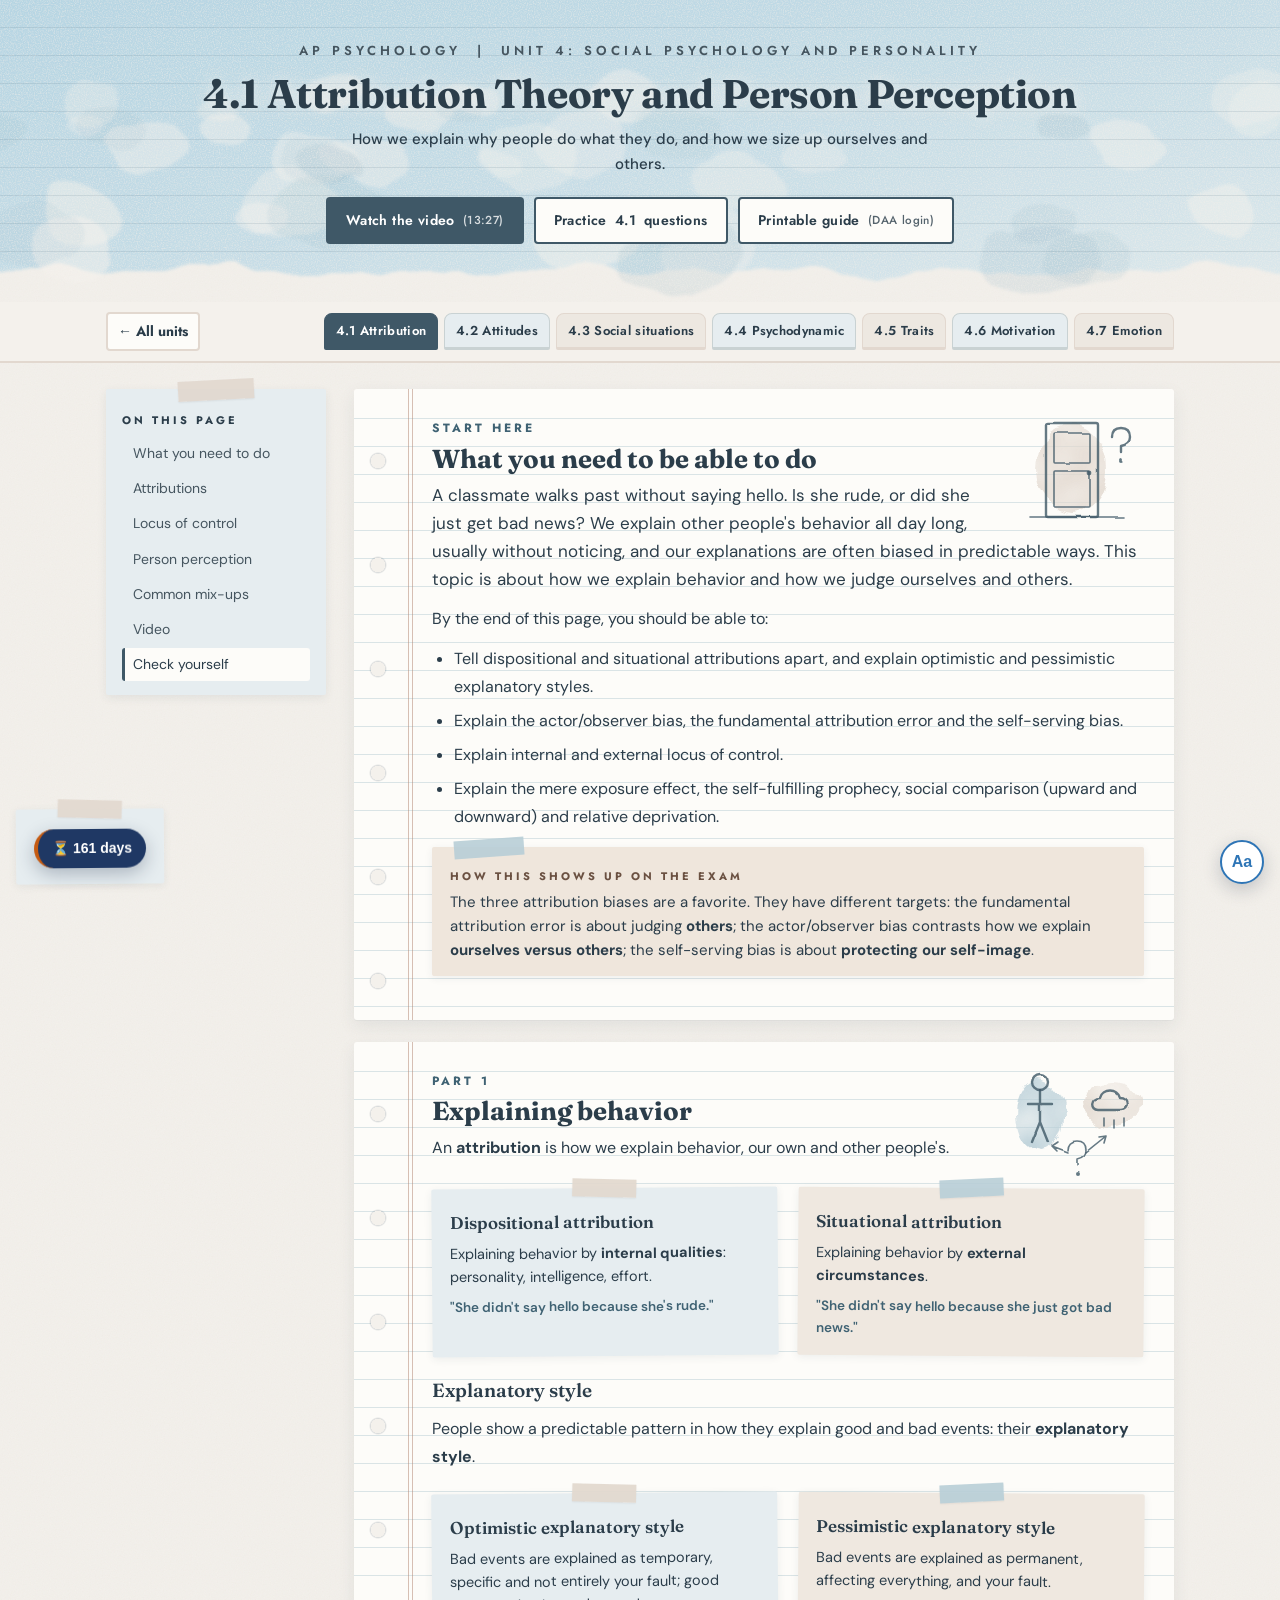
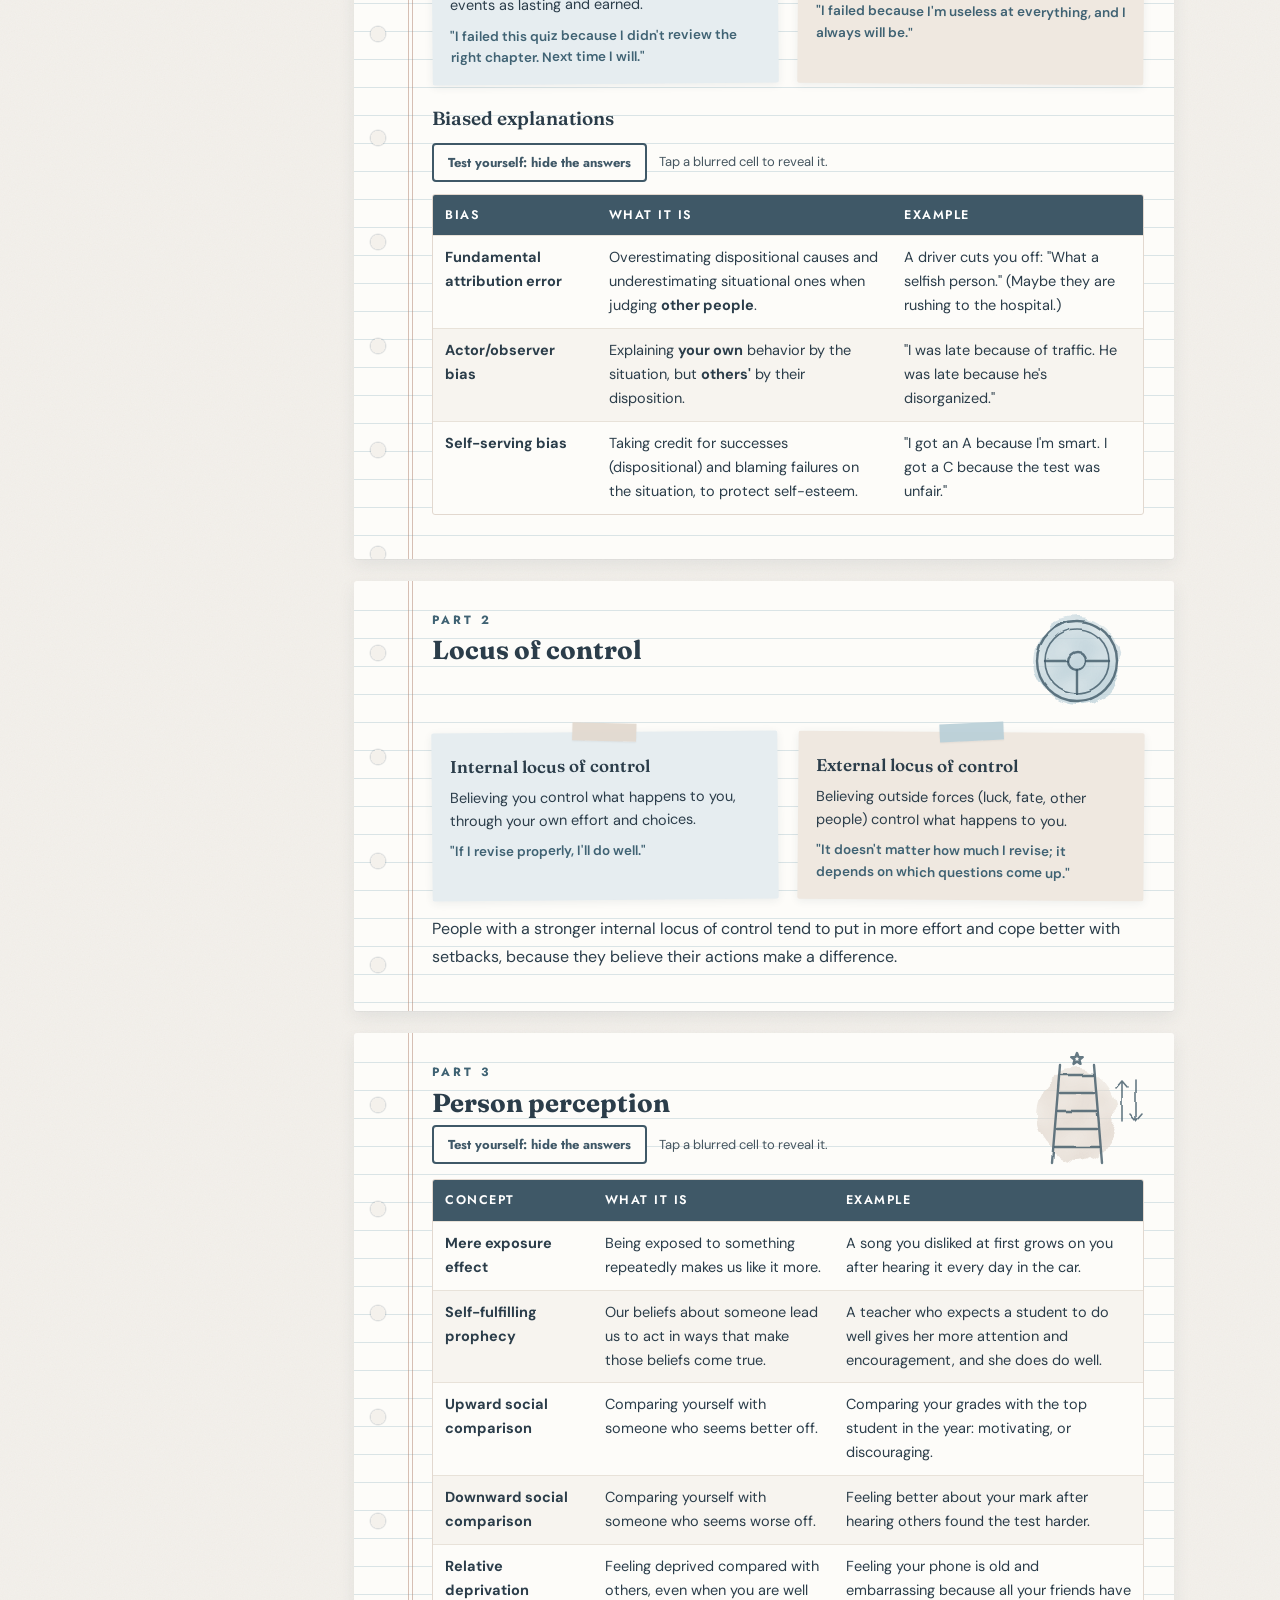
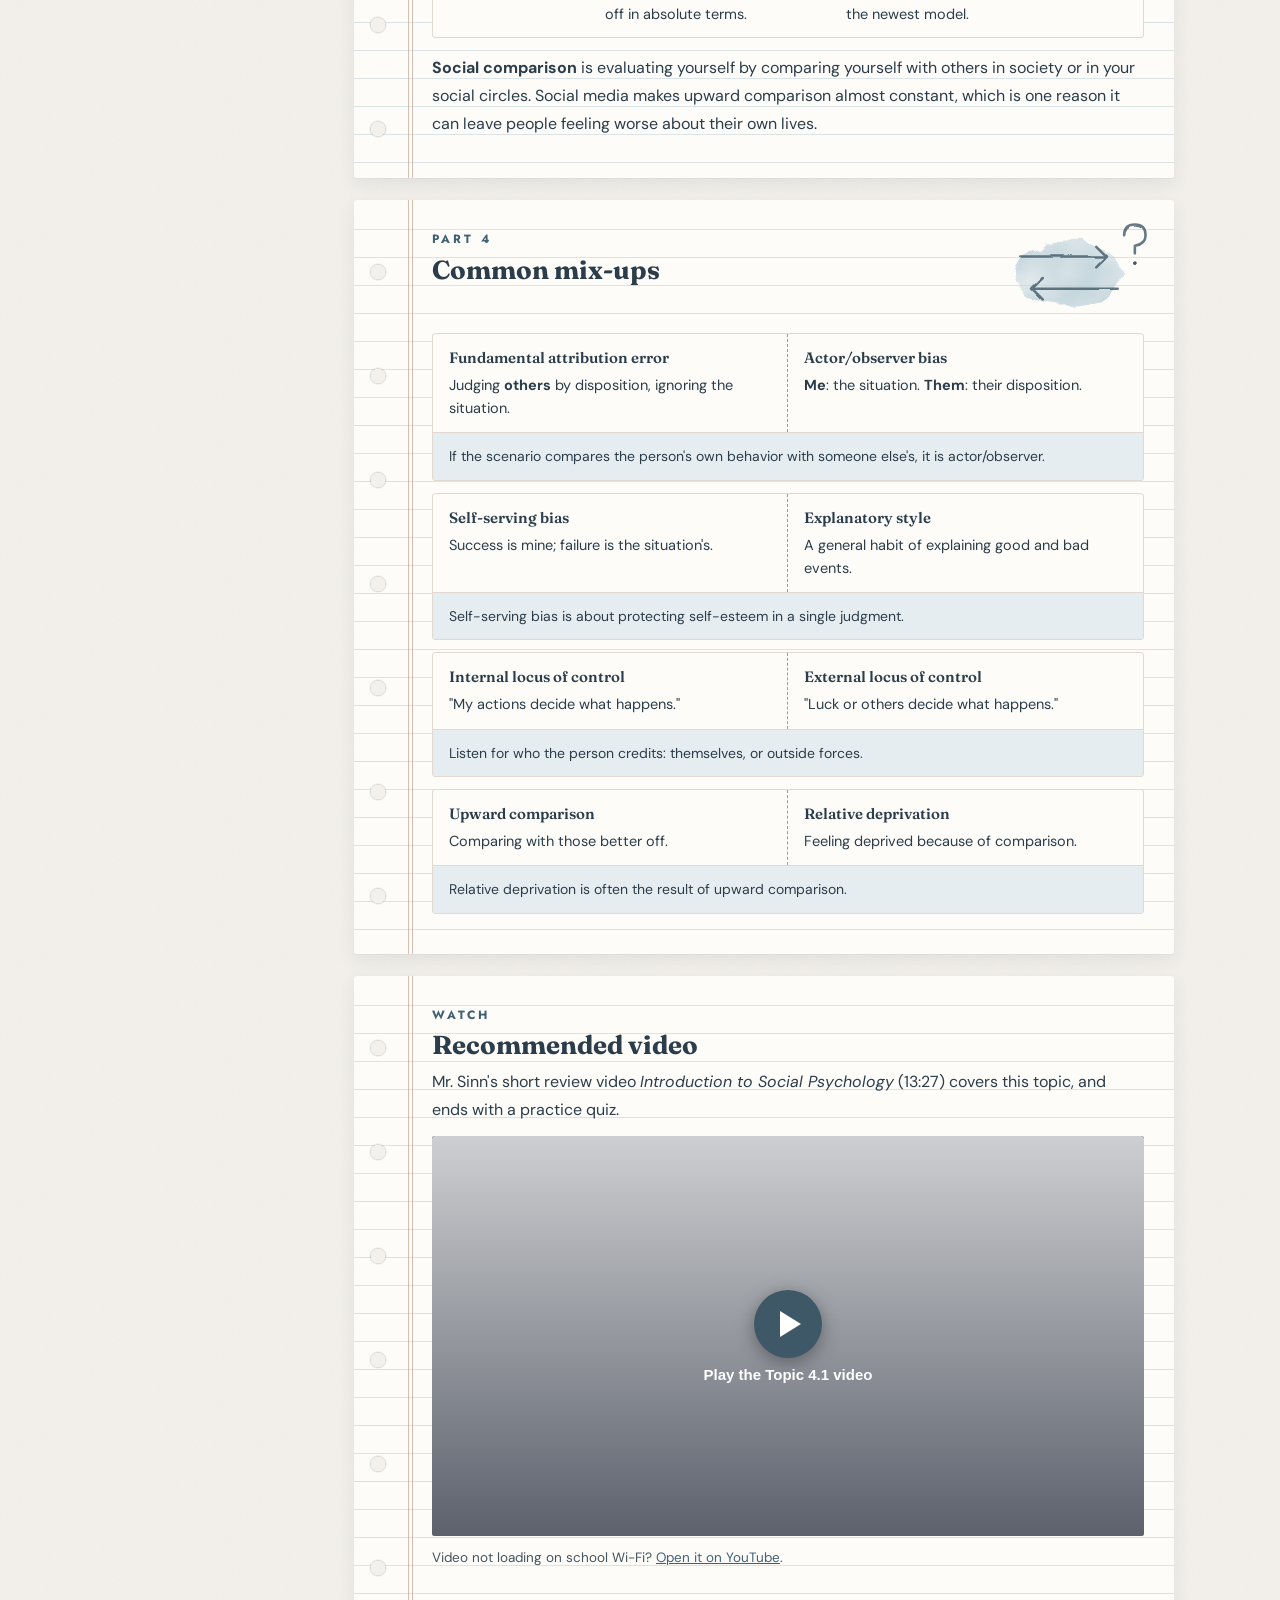
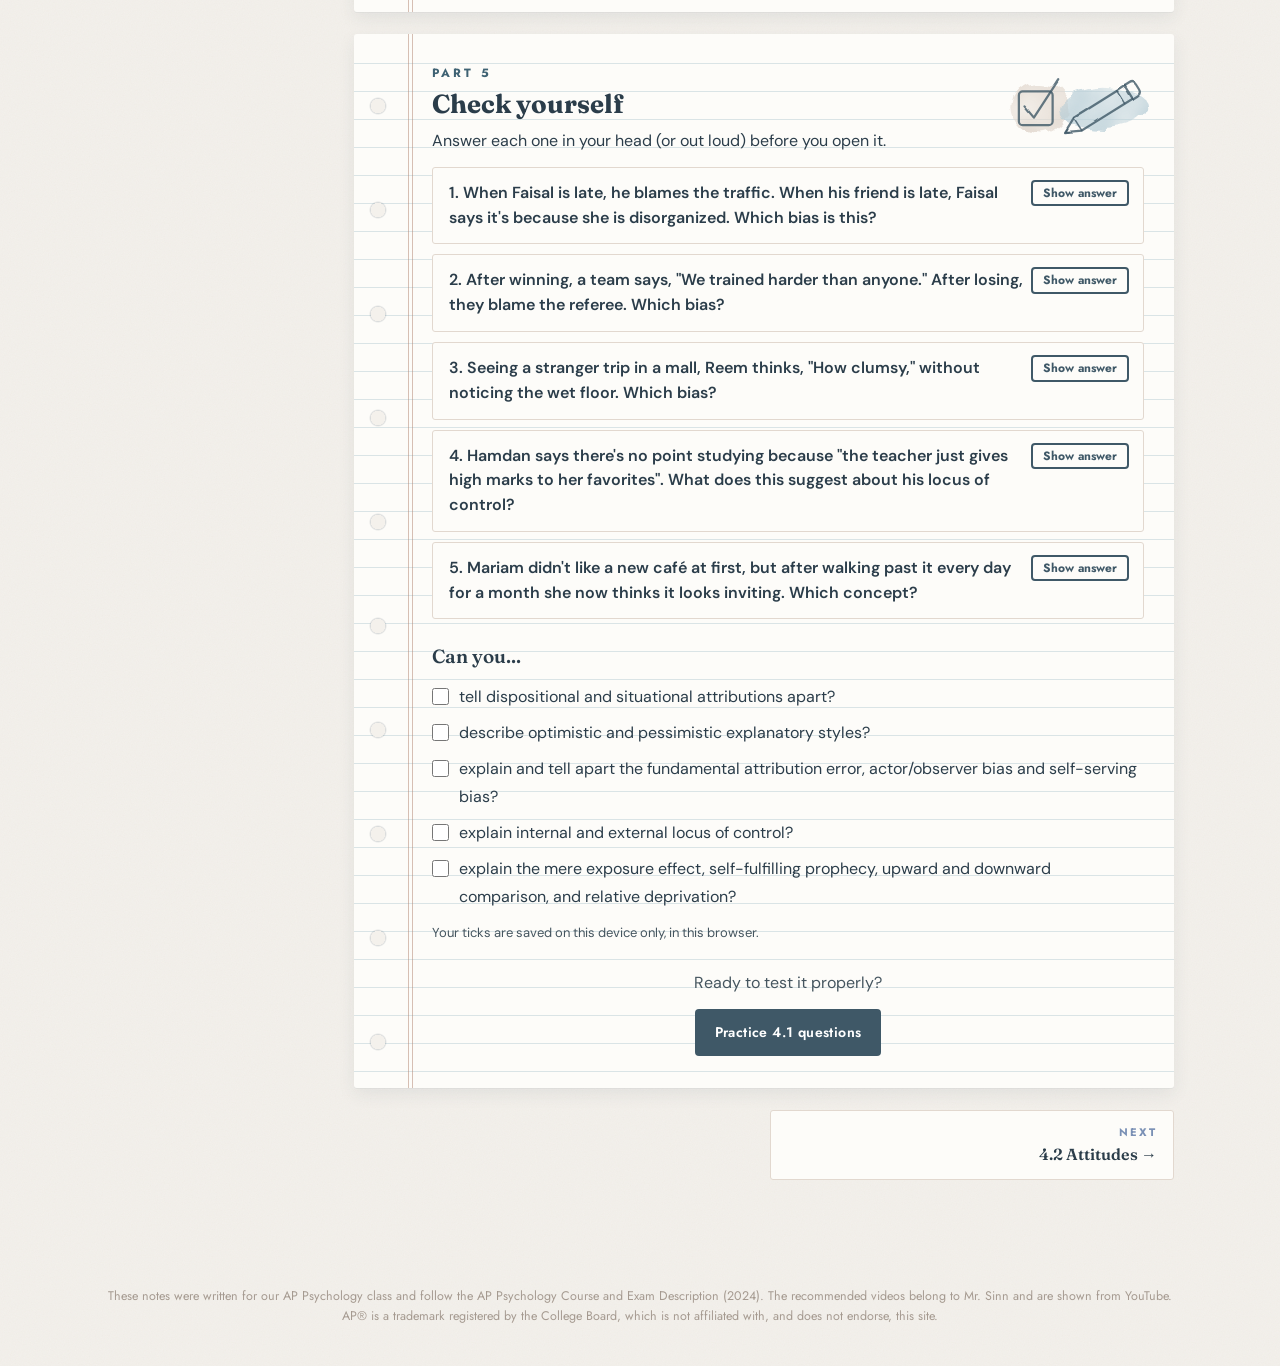
<file: Unit4_Notes.html>
<!DOCTYPE html>
<html lang="en">
<head>
<meta charset="UTF-8">
<meta name="viewport" content="width=device-width, initial-scale=1.0">
<title>Unit 4 Notes: Social Psychology and Personality | AP Psychology Revision</title>
<link rel="preconnect" href="https://fonts.googleapis.com">
<link rel="preconnect" href="https://fonts.gstatic.com" crossorigin>
<link href="https://fonts.googleapis.com/css2?family=DM+Sans:wght@400;500;600;700&family=Fraunces:opsz,wght@9..144,600;9..144,700&family=Jost:wght@500;600&display=swap" rel="stylesheet">
<style>

*,*::before,*::after{box-sizing:border-box;margin:0;padding:0;}
:root{
  --navy:#1a2744; --blue:#2E75B6; --light:#DEEAF1; --bg:#f0f4fb; --orange:#C55A11;
  --ink:#1a2744; --muted:#4a6080; --line:#d0ddef; --card:#ffffff;
}
html{scroll-behavior:smooth;}
body{font-family:'Outfit',Arial,sans-serif;background:var(--bg);color:var(--ink);line-height:1.65;font-size:16px;}
a{color:var(--blue);}

/* HEADER */
header{background:var(--navy);color:#fff;padding:28px 20px 26px;text-align:center;}
header .eyebrow{font-size:11px;letter-spacing:3px;text-transform:uppercase;color:#7fa8d4;margin-bottom:8px;}
header h1{font-family:'Playfair Display',serif;font-size:30px;line-height:1.25;}
header .subtitle{margin:8px auto 0;font-size:15px;color:#c3d6ec;max-width:620px;}
.hero-actions{display:flex;flex-wrap:wrap;gap:10px;justify-content:center;margin-top:20px;}
.btn{display:inline-flex;align-items:center;gap:8px;padding:10px 18px;border-radius:8px;font-family:'Outfit',sans-serif;font-size:14px;font-weight:700;text-decoration:none;border:2px solid transparent;cursor:pointer;transition:background .2s,color .2s,border-color .2s;}
.btn-primary{background:var(--blue);color:#fff;}
.btn-primary:hover{background:#1f5f99;}
.btn-ghost{background:transparent;color:#fff;border-color:#7fa8d4;}
.btn-ghost:hover{background:#ffffff1a;}
.btn-dark{background:var(--navy);color:#fff;}
.btn-dark:hover{background:var(--blue);}
.btn small{font-weight:500;opacity:.8;}

/* TOP BAR */
.topbar{background:#fff;border-bottom:2px solid #dde6f4;position:sticky;top:0;z-index:50;box-shadow:0 2px 10px rgba(26,39,68,.08);}
.topbar-inner{max-width:1100px;margin:0 auto;padding:10px 16px;display:flex;align-items:center;gap:12px;flex-wrap:wrap;}
.back-link{font-weight:700;font-size:14px;text-decoration:none;color:var(--navy);padding:6px 10px;border-radius:6px;border:2px solid var(--line);}
.back-link:hover{border-color:var(--blue);color:var(--blue);}
.topic-tabs{display:flex;gap:6px;flex-wrap:wrap;margin-left:auto;}
.topic-tabs a,.topic-tabs span{font-size:13px;font-weight:600;padding:6px 11px;border-radius:6px;text-decoration:none;}
.topic-tabs a{background:var(--navy);color:#fff;}
.topic-tabs span{background:#eef2f8;color:#9aabc4;cursor:not-allowed;}

/* LAYOUT */
.layout{max-width:1100px;margin:26px auto;padding:0 16px 70px;display:grid;grid-template-columns:220px 1fr;gap:28px;}
.toc{position:sticky;top:76px;align-self:start;background:#fff;border-radius:12px;padding:16px 16px 12px;box-shadow:0 2px 14px rgba(26,39,68,.06);}
.toc h2{font-size:11px;letter-spacing:2px;text-transform:uppercase;color:#7a90b5;margin-bottom:8px;}
.toc ol{list-style:none;}
.toc li{margin-bottom:2px;}
.toc a{display:block;font-size:14px;text-decoration:none;color:var(--muted);padding:5px 8px;border-radius:6px;border-left:3px solid transparent;}
.toc a:hover,.toc a.active{background:var(--light);color:var(--navy);border-left-color:var(--blue);}
main{min-width:0;}
section.card{background:var(--card);border-radius:12px;padding:28px 30px;box-shadow:0 2px 16px rgba(26,39,68,.07);margin-bottom:22px;scroll-margin-top:80px;}
.card h2{font-family:'Playfair Display',serif;font-size:24px;color:var(--navy);margin-bottom:6px;}
.card h3{font-size:17px;margin:20px 0 8px;color:var(--navy);}
.card p{margin-bottom:12px;}
.card ul,.card ol{margin:0 0 12px 22px;}
.card li{margin-bottom:6px;}
.lede{font-size:17px;color:#2a3b5c;}
.sec-label{font-size:11px;font-weight:700;letter-spacing:2px;text-transform:uppercase;color:#7fa8d4;margin-bottom:4px;}

/* CALLOUTS */
.callout{border-radius:10px;padding:14px 18px;margin:16px 0;font-size:15px;}
.callout strong.tag{display:block;font-size:11px;letter-spacing:2px;text-transform:uppercase;margin-bottom:4px;}
.callout p:last-child,.callout ul:last-child{margin-bottom:0;}
.c-exam{background:#fdf1e9;border-left:5px solid var(--orange);}
.c-exam strong.tag{color:var(--orange);}
.c-hook{background:var(--light);border-left:5px solid var(--blue);}
.c-hook strong.tag{color:var(--blue);}
.c-scope{background:#f4f6fb;border-left:5px solid #9aabc4;}
.c-scope strong.tag{color:#6a7f9f;}

/* TABLES */
.table-wrap{overflow-x:auto;margin:12px 0 16px;border-radius:10px;border:1px solid var(--line);}
table{width:100%;border-collapse:collapse;font-size:14.5px;}
th{background:var(--navy);color:#fff;text-align:left;padding:10px 12px;font-weight:600;white-space:nowrap;}
td{padding:10px 12px;border-top:1px solid var(--line);vertical-align:top;}
tr:nth-child(even) td{background:#f8fafd;}
td:first-child{font-weight:700;white-space:nowrap;}
.hook{color:var(--blue);font-weight:600;}
.selftest-bar{display:flex;align-items:center;gap:12px;flex-wrap:wrap;margin:6px 0 4px;}
.toggle-btn{padding:8px 14px;border-radius:8px;border:2px solid var(--navy);background:#fff;color:var(--navy);font-family:'Outfit',sans-serif;font-weight:700;font-size:13px;cursor:pointer;}
.toggle-btn:hover,.toggle-btn[aria-pressed="true"]{background:var(--navy);color:#fff;}
.selftest-note{font-size:13px;color:var(--muted);}
.testing td.can-hide{filter:blur(6px);cursor:pointer;user-select:none;transition:filter .2s;}
.testing td.can-hide.revealed{filter:none;}

/* REFLEX ARC */
.arc{display:grid;grid-template-columns:repeat(3,1fr);gap:12px;margin:14px 0;}
.arc-step{background:#f8fafd;border:2px solid var(--line);border-radius:10px;padding:14px;position:relative;}
.arc-step .num{display:inline-block;background:var(--blue);color:#fff;font-weight:700;font-size:12px;border-radius:20px;padding:2px 10px;margin-bottom:6px;}
.arc-step h4{font-size:15px;margin-bottom:4px;}
.arc-step p{font-size:14px;margin:0;}

/* STEPPER */
.stepper{border:2px solid var(--line);border-radius:12px;overflow:hidden;margin:16px 0;}
.stepper-visual{background:#f8fafd;padding:12px 10px 4px;border-bottom:2px solid var(--line);}
.stepper-visual svg{width:100%;height:auto;display:block;}
.stepper-body{padding:16px 20px 18px;}
.step-card{display:none;}
.step-card.active{display:block;}
.step-card .step-count{font-size:12px;font-weight:700;letter-spacing:1px;text-transform:uppercase;color:#7fa8d4;}
.step-card h4{font-size:18px;margin:2px 0 6px;color:var(--navy);}
.step-card p{margin:0;}
.stepper-nav{display:flex;align-items:center;gap:10px;margin-top:14px;flex-wrap:wrap;}
.stepper-nav button{padding:9px 18px;border-radius:8px;border:none;font-family:'Outfit',sans-serif;font-weight:700;font-size:14px;cursor:pointer;background:var(--navy);color:#fff;}
.stepper-nav button:disabled{opacity:.35;cursor:default;}
.stepper-nav button.prev{background:#fff;color:var(--navy);border:2px solid var(--navy);}
.dots{display:flex;gap:6px;margin-left:auto;}
.dots button{width:12px;height:12px;border-radius:50%;padding:0;border:2px solid var(--blue);background:#fff;cursor:pointer;}
.dots button.on{background:var(--blue);}
.seg{fill:none;stroke:#b7c7de;stroke-width:3;stroke-linecap:round;stroke-linejoin:round;transition:stroke .25s,stroke-width .25s;}
.seg.hot{stroke:var(--orange);stroke-width:6;}
.band{fill:var(--orange);opacity:0;transition:opacity .25s;}
.band.hot{opacity:.13;}
.ax{stroke:#9aabc4;stroke-width:1;}
.ax-dash{stroke:#9aabc4;stroke-width:1.5;stroke-dasharray:6 5;}
.thr{stroke:var(--blue);stroke-width:2;stroke-dasharray:7 5;}
.svg-label{font-family:'Outfit',sans-serif;font-size:13px;fill:#4a6080;}
.svg-label.b{fill:var(--blue);font-weight:700;}
.svg-label.o{fill:var(--orange);font-weight:700;}
.syn-part{transition:opacity .3s;}
.syn-hide{opacity:0;}

/* CARDS GRID */
.grid3{display:grid;grid-template-columns:repeat(3,1fr);gap:14px;margin:14px 0;}
.mini{background:#f8fafd;border:2px solid var(--line);border-radius:10px;padding:16px;}
.mini h4{font-size:16px;color:var(--navy);margin-bottom:6px;}
.mini p{font-size:14.5px;margin-bottom:8px;}
.mini .analogy{font-size:13.5px;color:var(--blue);font-weight:600;margin:0;}

/* MIX-UPS */
.pair{display:grid;grid-template-columns:1fr 1fr;border:2px solid var(--line);border-radius:10px;overflow:hidden;margin:12px 0;}
.pair div{padding:12px 16px;font-size:14.5px;}
.pair div:first-child{border-right:2px solid var(--line);}
.pair h4{font-size:15px;color:var(--navy);margin-bottom:4px;}
.pair-note{grid-column:1 / -1;background:var(--light);border-top:2px solid var(--line);font-size:14px !important;}

/* CHECK YOURSELF */
details.q{border:2px solid var(--line);border-radius:10px;margin:10px 0;background:#f8fafd;}
details.q summary{cursor:pointer;padding:13px 16px;font-weight:600;list-style:none;position:relative;padding-right:120px;}
details.q summary::-webkit-details-marker{display:none;}
details.q summary::after{content:"Show answer";position:absolute;right:14px;top:12px;font-size:12px;font-weight:700;color:var(--blue);border:2px solid var(--blue);border-radius:20px;padding:2px 10px;background:#fff;}
details.q[open] summary::after{content:"Hide";}
details.q .ans{padding:0 16px 14px;font-size:15px;}
details.q .ans strong{color:#1e7b34;}
.checklist{list-style:none;margin:10px 0 0 !important;}
.checklist li{margin-bottom:8px;}
.checklist label{display:flex;gap:10px;align-items:flex-start;cursor:pointer;}
.checklist input{margin-top:5px;width:17px;height:17px;accent-color:var(--blue);flex-shrink:0;}
.check-meta{font-size:13px;color:var(--muted);margin-top:8px;}

/* VIDEO */
.video-wrap{position:relative;aspect-ratio:16/9;border-radius:10px;overflow:hidden;background:#0d1526;margin:12px 0 8px;}
.video-wrap iframe{position:absolute;inset:0;width:100%;height:100%;border:0;}
.video-facade{position:absolute;inset:0;width:100%;height:100%;border:0;cursor:pointer;background-size:cover;background-position:center;display:flex;align-items:center;justify-content:center;}
.video-facade::before{content:"";position:absolute;inset:0;background:linear-gradient(180deg,rgba(13,21,38,.15),rgba(13,21,38,.65));}
.play{position:relative;display:flex;flex-direction:column;align-items:center;gap:8px;color:#fff;font-family:'Outfit',sans-serif;font-weight:700;font-size:15px;}
.play .circle{width:68px;height:68px;border-radius:50%;background:var(--orange);display:flex;align-items:center;justify-content:center;box-shadow:0 4px 18px rgba(0,0,0,.35);}
.play .circle::after{content:"";margin-left:6px;border-style:solid;border-width:13px 0 13px 21px;border-color:transparent transparent transparent #fff;}
.video-note{font-size:13.5px;color:var(--muted);}

.end-cta{text-align:center;padding:10px 0 4px;}
.end-cta p{color:var(--muted);margin-bottom:12px;}
footer{max-width:1100px;margin:0 auto;padding:0 16px 40px;font-size:12.5px;color:#7a90b5;text-align:center;line-height:1.6;}

@media(max-width:860px){
  .layout{grid-template-columns:1fr;}
  .toc{position:static;}
  .toc ol{display:flex;flex-wrap:wrap;gap:4px;}
  .toc a{border-left:none;border:1px solid var(--line);}
  .topic-tabs{margin-left:0;}
}
@media(max-width:640px){
  header h1{font-size:24px;}
  section.card{padding:20px 18px;}
  .arc,.grid3{grid-template-columns:1fr;}
  .pair{grid-template-columns:1fr;}
  .pair div:first-child{border-right:none;border-bottom:2px solid var(--line);}
  td:first-child{white-space:normal;}
  .topbar{position:static;}
  .topic-tabs{flex-wrap:nowrap;overflow-x:auto;width:100%;}
  .topic-tabs a,.topic-tabs span{flex-shrink:0;}
  .svg-label{font-size:20px;}
  table.stack thead{display:none;}
  table.stack,table.stack tbody,table.stack tr,table.stack td{display:block;width:100%;}
  table.stack tr{border-top:2px solid var(--line);padding:8px 0;}
  table.stack tr:first-child{border-top:none;}
  table.stack td{border-top:none;padding:5px 16px;}
  table.stack td::before{content:attr(data-label);display:block;font-size:11px;letter-spacing:.08em;text-transform:uppercase;color:#6a7f9f;font-weight:700;margin-bottom:2px;}
  table.stack td[data-label=""]::before{display:none;}
  table.stack td:first-child{font-size:16px;}
  table.stack.testing td.can-hide:not(.revealed){filter:none;color:transparent;text-shadow:0 0 9px rgba(30,40,70,.6);}
  table.stack.testing td.can-hide:not(.revealed) *{color:transparent !important;text-shadow:0 0 9px rgba(30,40,70,.6);}
  table.stack.testing td.can-hide::before{color:#6a7f9f;text-shadow:none;}
}
@media print{
  .topbar,.toc,.hero-actions,.stepper-visual,.stepper-nav,.video-card,.selftest-bar,.end-cta,.checklist-card{display:none !important;}
  body{background:#fff;}
  header{background:#fff;color:#000;padding:0 0 10px;}
  header h1,header .subtitle{color:#000;}
  .layout{display:block;margin:0;padding:0;}
  section.card{box-shadow:none;padding:10px 0;border-bottom:1px solid #ccc;border-radius:0;break-inside:avoid-page;}
  .step-card{display:block !important;margin-bottom:10px;}
  details.q{break-inside:avoid;}
  details.q .ans{display:block;}
  th{background:#eee;color:#000;}
}


/* ===== Unit page additions ===== */
.topic{display:none;}
.topic.shown{display:block;}
.topic-tabs a{background:#eef2f8;color:var(--navy);}
.topic-tabs a:hover{background:var(--light);}
.topic-tabs a.on{background:var(--navy);color:#fff;}
.topic-nav{display:flex;justify-content:space-between;gap:12px;flex-wrap:wrap;margin:6px 0 10px;}
.topic-nav a{flex:1 1 220px;background:#fff;border:2px solid var(--line);border-radius:10px;padding:12px 16px;text-decoration:none;color:var(--navy);font-weight:700;}
.topic-nav a small{display:block;font-size:11px;letter-spacing:2px;text-transform:uppercase;color:#7a90b5;font-weight:700;}
.topic-nav a:hover{border-color:var(--blue);}
.topic-nav a.next{text-align:right;}
.topic-nav .spacer{flex:1 1 220px;}

/* Explorer (click a part, read about it) */
.explorer{border:2px solid var(--line);border-radius:12px;overflow:hidden;margin:16px 0;}
.ex-visual{background:#f8fafd;padding:12px 10px 6px;border-bottom:2px solid var(--line);}
.ex-visual svg{width:100%;height:auto;display:block;}
.ex-chips{display:flex;flex-wrap:wrap;gap:6px;padding:12px 16px 0;}
.ex-chips button{font-family:'Outfit',sans-serif;font-size:13px;font-weight:600;padding:6px 12px;border-radius:20px;border:2px solid var(--line);background:#fff;color:var(--navy);cursor:pointer;}
.ex-chips button:hover{border-color:var(--blue);}
.ex-chips button.on{background:var(--navy);border-color:var(--navy);color:#fff;}
.ex-panels{padding:12px 20px 18px;}
.ex-panel{display:none;}
.ex-panel.on{display:block;}
.ex-panel h4{font-size:18px;color:var(--navy);margin-bottom:4px;}
.ex-panel p{margin-bottom:8px;}
.ex-panel p:last-child{margin-bottom:0;}
.ex-hint{font-size:13px;color:var(--muted);padding:10px 20px 0;}
.ex-node{cursor:pointer;}
.ex-node rect,.ex-node path,.ex-node ellipse,.ex-node circle{transition:fill .2s,stroke .2s,stroke-width .2s;}
.ex-node:hover rect,.ex-node:hover path,.ex-node:hover ellipse{stroke:var(--blue);stroke-width:3;}
.ex-node.on rect,.ex-node.on path,.ex-node.on ellipse,.ex-node.on circle{stroke:var(--orange);stroke-width:4;}
.tree-line{stroke:#9aabc4;stroke-width:2;fill:none;}
.tree-node rect{fill:#fff;stroke:#b7c7de;stroke-width:2;}
.tree-node.on rect{fill:#fdf1e9;}
.tree-node text{font-family:'Outfit',sans-serif;font-size:15px;font-weight:600;fill:var(--navy);pointer-events:none;}
.lobe{stroke:#fff;stroke-width:3;}
.lobe-label{font-family:'Outfit',sans-serif;font-size:15px;font-weight:700;fill:#1a2744;pointer-events:none;}
.mark-label{font-family:'Outfit',sans-serif;font-size:12.5px;font-weight:700;pointer-events:none;}
.hyp-level{font-family:'Outfit',sans-serif;font-size:13px;fill:#4a6080;}
.hyp-band{fill:var(--orange);opacity:0;transition:opacity .2s;}
.hyp-band.on{opacity:.14;}
.hyp-line{fill:none;stroke:var(--navy);stroke-width:3;stroke-linejoin:round;}
.hyp-rem{stroke:var(--orange);stroke-width:5;fill:none;stroke-linecap:round;}

.hl{opacity:0;transition:opacity .2s;}
.hl.on{opacity:1;}

.grid2{grid-template-columns:1fr 1fr;}

/* Widgets */
.widget{border:2px solid var(--line);border-radius:12px;padding:18px 20px;margin:16px 0;background:#f8fafd;}
.widget h4{font-size:17px;color:var(--navy);margin-bottom:6px;}
.widget label{font-weight:600;font-size:14px;}
.widget input[type=range]{width:100%;accent-color:var(--blue);margin:8px 0;}
.widget select{font-family:'Outfit',sans-serif;font-size:14px;padding:6px 10px;border-radius:8px;border:2px solid var(--line);background:#fff;color:var(--navy);}
.readout{background:#fff;border:2px solid var(--line);border-radius:10px;padding:12px 16px;margin-top:10px;font-size:15px;}
.readout .big{font-size:22px;font-weight:700;color:var(--orange);}
.ai-stage{position:relative;height:220px;border-radius:10px;overflow:hidden;background:#fff;border:2px solid var(--line);margin:12px 0;display:flex;align-items:center;justify-content:center;}
.ai-art{display:flex;align-items:center;gap:22px;}
.ai-art .c1{width:90px;height:90px;border-radius:50%;background:#1f9e3a;}
.ai-art .c2{width:90px;height:90px;background:#f4d21f;}
.ai-art .c3{width:44px;height:120px;background:#111;}
.ai-dot{position:absolute;left:50%;top:50%;width:10px;height:10px;margin:-5px 0 0 -5px;border-radius:50%;background:#C55A11;z-index:2;}
.ai-blank{position:absolute;inset:0;background:#fff;display:none;}
.ai-stage.white .ai-blank{display:block;}
.ai-count{font-weight:700;color:var(--navy);}
.wave-row{display:grid;grid-template-columns:150px 1fr;gap:12px;align-items:center;padding:8px 0;border-top:1px solid var(--line);}
.wave-row:first-child{border-top:none;}
.wave-row svg{width:100%;height:40px;}
.wave-row strong{font-size:14.5px;}
.wave-row span{display:block;font-size:12.5px;color:var(--muted);}
@media(max-width:640px){
  .grid2{grid-template-columns:1fr;}
  .topic-tabs{display:grid !important;grid-template-columns:repeat(3,1fr);gap:6px;width:100%;overflow:visible !important;}
  .topic-tabs a{display:flex;align-items:center;justify-content:center;text-align:center;padding:9px 4px !important;font-size:13px !important;line-height:1.25;}
  .wave-row{grid-template-columns:110px 1fr;}
  .tree-node text{font-size:17px;}
  .ai-art .c1,.ai-art .c2{width:70px;height:70px;}
}
@media print{
  .topic{display:none !important;}
  .topic.shown{display:block !important;}
  .topic-nav,.explorer .ex-chips,.widget{display:none !important;}
  .ex-panel{display:block !important;margin-bottom:10px;}
}
</style>
<link rel="stylesheet" href="theme.css">
<link rel="stylesheet" href="dark.css">
<script src="settings.js" data-dark></script>
</head>
<body data-quiz="https://psych4everybody.github.io/psych-revision/unit4_revision_quiz.html" data-unit="Unit 4 Notes">
<svg class="defs" aria-hidden="true" focusable="false"><defs>
<filter id="pencil" x="-10%" y="-10%" width="120%" height="120%"><feTurbulence type="fractalNoise" baseFrequency=".05" numOctaves="2" seed="3" result="w"/><feDisplacementMap in="SourceGraphic" in2="w" scale="2.6" xChannelSelector="R" yChannelSelector="G"/></filter>
<filter id="wcSpot" x="-20%" y="-20%" width="140%" height="140%"><feTurbulence type="fractalNoise" baseFrequency=".035" numOctaves="3" seed="8" result="w"/><feDisplacementMap in="SourceGraphic" in2="w" scale="16" xChannelSelector="R" yChannelSelector="G" result="d"/><feTurbulence type="fractalNoise" baseFrequency=".02" numOctaves="2" seed="4" result="b"/><feColorMatrix in="b" type="matrix" values="0 0 0 0 0  0 0 0 0 0  0 0 0 0 0  1.4 0 0 0 .1" result="bA"/><feComposite in="d" in2="bA" operator="in"/></filter>
</defs></svg>

<header>
  <div class="eyebrow">AP Psychology &nbsp;|&nbsp; Unit 4: Social Psychology and Personality</div>
  <h1 id="heroTitle">Unit 4 Notes</h1>
  <p class="subtitle" id="heroSub"></p>
  <div class="hero-actions">
    <a class="btn btn-primary" id="heroVideo" href="#">Watch the video <small id="heroVtime"></small></a>
    <a class="btn btn-ghost" id="heroPractice" href="https://psych4everybody.github.io/psych-revision/unit4_revision_quiz.html">Practice <span id="heroNum"></span> questions</a>
    <a class="btn btn-ghost" href="https://docs.google.com/document/d/19I2vrJ8N5N-_0VrINr_ElfcJ8Gjd5_0131utWKR_BHs/edit?tab=t.0" target="_blank" rel="noopener">Printable guide <small>(DAA login)</small></a>
  </div>
</header>

<nav class="topbar" aria-label="Unit navigation">
  <div class="topbar-inner">
    <a class="back-link" href="index.html">&larr; All units</a>
    <div class="topic-tabs" id="topicTabs" aria-label="Unit 4 topics">
      <a href="#t4-1" data-tab="t4-1">4.1 Attribution</a>
      <a href="#t4-2" data-tab="t4-2">4.2 Attitudes</a>
      <a href="#t4-3" data-tab="t4-3">4.3 Social situations</a>
      <a href="#t4-4" data-tab="t4-4">4.4 Psychodynamic</a>
      <a href="#t4-5" data-tab="t4-5">4.5 Traits</a>
      <a href="#t4-6" data-tab="t4-6">4.6 Motivation</a>
      <a href="#t4-7" data-tab="t4-7">4.7 Emotion</a>
    </div>
  </div>
</nav>

<div class="layout">
  <aside class="toc" aria-label="On this page">
    <h2>On this page</h2>
    <ol id="tocList"></ol>
  </aside>
  <main>
<div class="topic" id="t4-1" data-num="4.1" data-title="Attribution Theory and Person Perception" data-short="Attribution" data-sub="How we explain why people do what they do, and how we size up ourselves and others." data-vtime="13:27">
    <section class="card" id="t41-goals" data-toc="What you need to do">
      <div class="doodle" aria-hidden="true"><svg viewBox="0 0 150 120"><ellipse class="spot" cx="70" cy="62" rx="36" ry="44" fill="#e2d8cf" opacity="0.85"/><g><rect class="ink" x="44" y="16" width="52" height="94" rx="2"/><rect class="ink thin" x="52" y="26" width="36" height="30" rx="1"/><rect class="ink thin" x="52" y="64" width="36" height="36" rx="1"/><circle cx="88" cy="66" r="2.4" fill="currentColor" opacity=".8"/><path class="ink" d="M110 30 q0 -9 9 -9 q9 0 9 9 q0 7 -9 9 v6"/><circle cx="119" cy="54" r="2" fill="currentColor" opacity=".8"/><path class="ink thin" d="M28 110 H122"/></g></svg></div>
      <div class="sec-label">Start here</div>
      <h2>What you need to be able to do</h2>
      <p class="lede">A classmate walks past without saying hello. Is she rude, or did she just get bad news? We explain other people's behavior all day long, usually without noticing, and our explanations are often biased in predictable ways. This topic is about how we explain behavior and how we judge ourselves and others.</p>
      <p>By the end of this page, you should be able to:</p>
      <ul>
        <li>Tell dispositional and situational attributions apart, and explain optimistic and pessimistic explanatory styles.</li>
        <li>Explain the actor/observer bias, the fundamental attribution error and the self-serving bias.</li>
        <li>Explain internal and external locus of control.</li>
        <li>Explain the mere exposure effect, the self-fulfilling prophecy, social comparison (upward and downward) and relative deprivation.</li>
      </ul>
      <div class="callout c-exam">
        <strong class="tag">How this shows up on the exam</strong>
        <p>The three attribution biases are a favorite. They have different targets: the fundamental attribution error is about judging <strong>others</strong>; the actor/observer bias contrasts how we explain <strong>ourselves versus others</strong>; the self-serving bias is about <strong>protecting our self-image</strong>.</p>
      </div>
    </section>
    <section class="card" id="t41-attrib" data-toc="Attributions">
      <div class="doodle" aria-hidden="true"><svg viewBox="0 0 150 120"><ellipse class="spot" cx="38" cy="56" rx="24" ry="36" fill="#b9cfd8" opacity="0.85"/><ellipse class="spot" cx="110" cy="44" rx="28" ry="22" fill="#e2d8cf" opacity="0.85"/><g><circle class="ink" cx="38" cy="22" r="8"/><path class="ink" d="M38 30 V62 M26 44 H50 M38 62 L30 82 M38 62 L46 82"/><path class="ink" d="M96 50 C88 50 88 38 98 38 C100 28 116 28 118 38 C128 38 128 50 120 50 Z"/><path class="ink thin" d="M102 58 v8 M112 60 v8 M122 58 v8"/><path class="ink thin" d="M66 90 q0 -9 9 -9 q9 0 9 9 q0 7 -9 9 v6"/><circle cx="75" cy="114" r="2" fill="currentColor" opacity=".8"/><path class="ink thin" d="M66 92 L50 86 M50 86 L56 82 M50 86 L55 91"/><path class="ink thin" d="M84 92 L104 76 M104 76 L97 77 M104 76 L102 83"/></g></svg></div>
      <div class="sec-label">Part 1</div>
      <h2>Explaining behavior</h2>
      <p>An <strong>attribution</strong> is how we explain behavior, our own and other people's.</p>
      <div class="grid3 grid2">
        <div class="mini"><h4>Dispositional attribution</h4><p>Explaining behavior by <strong>internal qualities</strong>: personality, intelligence, effort.</p><p class="analogy">"She didn't say hello because she's rude."</p></div>
        <div class="mini"><h4>Situational attribution</h4><p>Explaining behavior by <strong>external circumstances</strong>.</p><p class="analogy">"She didn't say hello because she just got bad news."</p></div>
      </div>
      <h3>Explanatory style</h3>
      <p>People show a predictable pattern in how they explain good and bad events: their <strong>explanatory style</strong>.</p>
      <div class="grid3 grid2">
        <div class="mini"><h4>Optimistic explanatory style</h4><p>Bad events are explained as temporary, specific and not entirely your fault; good events as lasting and earned.</p><p class="analogy">"I failed this quiz because I didn't review the right chapter. Next time I will."</p></div>
        <div class="mini"><h4>Pessimistic explanatory style</h4><p>Bad events are explained as permanent, affecting everything, and your fault.</p><p class="analogy">"I failed because I'm useless at everything, and I always will be."</p></div>
      </div>
      <h3>Biased explanations</h3>
      <div class="selftest-bar">
        <button class="toggle-btn" type="button" data-target="t41Bias" data-label="Test yourself: hide the answers" aria-pressed="false">Test yourself: hide the answers</button>
        <span class="selftest-note">Tap a blurred cell to reveal it.</span>
      </div>
      <div class="table-wrap">
        <table id="t41Bias" class="stack">
          <thead><tr><th>Bias</th><th>What it is</th><th>Example</th></tr></thead>
          <tbody>
            <tr><td class="can-hide" data-label="Bias">Fundamental attribution error</td><td data-label="What it is">Overestimating dispositional causes and underestimating situational ones when judging <strong>other people</strong>.</td><td data-label="Example">A driver cuts you off: "What a selfish person." (Maybe they are rushing to the hospital.)</td></tr>
            <tr><td class="can-hide" data-label="Bias">Actor/observer bias</td><td data-label="What it is">Explaining <strong>your own</strong> behavior by the situation, but <strong>others'</strong> by their disposition.</td><td data-label="Example">"I was late because of traffic. He was late because he's disorganized."</td></tr>
            <tr><td class="can-hide" data-label="Bias">Self-serving bias</td><td data-label="What it is">Taking credit for successes (dispositional) and blaming failures on the situation, to protect self-esteem.</td><td data-label="Example">"I got an A because I'm smart. I got a C because the test was unfair."</td></tr>
          </tbody>
        </table>
      </div>
    </section>
    <section class="card" id="t41-locus" data-toc="Locus of control">
      <div class="doodle" aria-hidden="true"><svg viewBox="0 0 150 125"><ellipse class="spot" cx="75" cy="62" rx="44" ry="44" fill="#b9cfd8" opacity="0.85"/><g><circle class="ink" cx="75" cy="62" r="40"/><circle class="ink thin" cx="75" cy="62" r="32"/><circle class="ink" cx="75" cy="62" r="9"/><path class="ink" d="M66 62 H43 M84 62 H107 M75 71 V94"/></g></svg></div>
      <div class="sec-label">Part 2</div>
      <h2>Locus of control</h2>
      <div class="grid3 grid2">
        <div class="mini"><h4>Internal locus of control</h4><p>Believing you control what happens to you, through your own effort and choices.</p><p class="analogy">"If I revise properly, I'll do well."</p></div>
        <div class="mini"><h4>External locus of control</h4><p>Believing outside forces (luck, fate, other people) control what happens to you.</p><p class="analogy">"It doesn't matter how much I revise; it depends on which questions come up."</p></div>
      </div>
      <p>People with a stronger internal locus of control tend to put in more effort and cope better with setbacks, because they believe their actions make a difference.</p>
    </section>
    <section class="card" id="t41-person" data-toc="Person perception">
      <div class="doodle" aria-hidden="true"><svg viewBox="0 0 150 120"><ellipse class="spot" cx="75" cy="64" rx="40" ry="46" fill="#e2d8cf" opacity="0.85"/><g><path class="ink" d="M50 112 L58 14 M100 112 L92 14"/><path class="ink" d="M53 96 H97 M55 78 H95 M56 60 H94 M58 42 H92 M59 24 H91 "/><path class="ink" d="M75.0 2.0 L76.5 6.0 L80.7 6.1 L77.4 8.8 L78.5 12.9 L75.0 10.5 L71.5 12.9 L72.6 8.8 L69.3 6.1 L73.5 6.0 Z"/><path class="ink thin" d="M120 70 V30 M114 37 L120 30 L126 37 M134 30 V70 M128 63 L134 70 L140 63"/></g></svg></div>
      <div class="sec-label">Part 3</div>
      <h2>Person perception</h2>
      <div class="selftest-bar">
        <button class="toggle-btn" type="button" data-target="t41Person" data-label="Test yourself: hide the answers" aria-pressed="false">Test yourself: hide the answers</button>
        <span class="selftest-note">Tap a blurred cell to reveal it.</span>
      </div>
      <div class="table-wrap">
        <table id="t41Person" class="stack">
          <thead><tr><th>Concept</th><th>What it is</th><th>Example</th></tr></thead>
          <tbody>
            <tr><td class="can-hide" data-label="Concept">Mere exposure effect</td><td data-label="What it is">Being exposed to something repeatedly makes us like it more.</td><td data-label="Example">A song you disliked at first grows on you after hearing it every day in the car.</td></tr>
            <tr><td class="can-hide" data-label="Concept">Self-fulfilling prophecy</td><td data-label="What it is">Our beliefs about someone lead us to act in ways that make those beliefs come true.</td><td data-label="Example">A teacher who expects a student to do well gives her more attention and encouragement, and she does do well.</td></tr>
            <tr><td class="can-hide" data-label="Concept">Upward social comparison</td><td data-label="What it is">Comparing yourself with someone who seems better off.</td><td data-label="Example">Comparing your grades with the top student in the year: motivating, or discouraging.</td></tr>
            <tr><td class="can-hide" data-label="Concept">Downward social comparison</td><td data-label="What it is">Comparing yourself with someone who seems worse off.</td><td data-label="Example">Feeling better about your mark after hearing others found the test harder.</td></tr>
            <tr><td class="can-hide" data-label="Concept">Relative deprivation</td><td data-label="What it is">Feeling deprived compared with others, even when you are well off in absolute terms.</td><td data-label="Example">Feeling your phone is old and embarrassing because all your friends have the newest model.</td></tr>
          </tbody>
        </table>
      </div>
      <p><strong>Social comparison</strong> is evaluating yourself by comparing yourself with others in society or in your social circles. Social media makes upward comparison almost constant, which is one reason it can leave people feeling worse about their own lives.</p>
    </section>
    <section class="card" id="t41-mixups" data-toc="Common mix-ups">
      <div class="doodle" aria-hidden="true"><svg viewBox="0 0 140 100"><ellipse class="spot" cx="62" cy="52" rx="50" ry="30" fill="#b9cfd8" opacity="0.85"/><g><path class="ink" d="M18 36 H98 M88 26 L98 36 L88 46"/><path class="ink" d="M108 66 H28 M38 56 L28 66 L38 76"/><path class="ink" d="M114 16 q0 -10 10 -10 q10 0 10 10 q0 8 -10 10 v7"/><circle cx="124" cy="43" r="1.8" fill="currentColor"/></g></svg></div>
      <div class="sec-label">Part 4</div>
      <h2>Common mix-ups</h2>
      <div class="pair">
        <div><h4>Fundamental attribution error</h4>Judging <strong>others</strong> by disposition, ignoring the situation.</div>
        <div><h4>Actor/observer bias</h4><strong>Me</strong>: the situation. <strong>Them</strong>: their disposition.</div>
        <div class="pair-note">If the scenario compares the person's own behavior with someone else's, it is actor/observer.</div>
      </div>
      <div class="pair">
        <div><h4>Self-serving bias</h4>Success is mine; failure is the situation's.</div>
        <div><h4>Explanatory style</h4>A general habit of explaining good and bad events.</div>
        <div class="pair-note">Self-serving bias is about protecting self-esteem in a single judgment.</div>
      </div>
      <div class="pair">
        <div><h4>Internal locus of control</h4>"My actions decide what happens."</div>
        <div><h4>External locus of control</h4>"Luck or others decide what happens."</div>
        <div class="pair-note">Listen for who the person credits: themselves, or outside forces.</div>
      </div>
      <div class="pair">
        <div><h4>Upward comparison</h4>Comparing with those better off.</div>
        <div><h4>Relative deprivation</h4>Feeling deprived because of comparison.</div>
        <div class="pair-note">Relative deprivation is often the result of upward comparison.</div>
      </div>
    </section>
    <section class="card video-card" id="t41-video" data-toc="Video">
      <div class="sec-label">Watch</div>
      <h2>Recommended video</h2>
      <p>Mr. Sinn's short review video <em>Introduction to Social Psychology</em> (13:27) covers this topic, and ends with a practice quiz.</p>
      <div class="video-wrap">
        <button class="video-facade" type="button" data-vid="RQ9JnTd5nac" data-start="0" aria-label="Play Mr. Sinn's Topic 4.1 video" style="background-image:url('https://i.ytimg.com/vi/RQ9JnTd5nac/hqdefault.jpg');">
          <span class="play"><span class="circle"></span>Play the Topic 4.1 video</span>
        </button>
      </div>
      <p class="video-note">Video not loading on school Wi-Fi? <a href="https://www.youtube.com/watch?v=RQ9JnTd5nac" target="_blank" rel="noopener">Open it on YouTube</a>.</p>
    </section>
    <section class="card" id="t41-check" data-toc="Check yourself">
      <div class="doodle" aria-hidden="true"><svg viewBox="0 0 160 110"><ellipse class="spot" cx="40" cy="60" rx="30" ry="28" fill="#e2d8cf" opacity="0.85"/><ellipse class="spot" cx="108" cy="60" rx="46" ry="22" fill="#b9cfd8" opacity="0.8"/><g><rect class="ink" x="18" y="42" width="36" height="36" rx="4"/><path class="ink" d="M24 58 L34 70 L60 30"/><g transform="rotate(-32 108 60)"><path class="ink" d="M76 52 H140 V68 H76 L60 60 Z"/><path class="ink thin" d="M64 58 L60 60 L64 62 M76 52 V68 M130 52 V68"/><path class="ink" d="M140 52 H146 Q151 52 151 57 V63 Q151 68 146 68 H140"/></g></g></svg></div>
      <div class="sec-label">Part 5</div>
      <h2>Check yourself</h2>
      <p>Answer each one in your head (or out loud) before you open it.</p>
      <details class="q"><summary>1. When Faisal is late, he blames the traffic. When his friend is late, Faisal says it's because she is disorganized. Which bias is this?</summary>
        <div class="ans"><strong>Actor/observer bias.</strong> He explains his own behavior by the situation and his friend's by her disposition.</div></details>
      <details class="q"><summary>2. After winning, a team says, "We trained harder than anyone." After losing, they blame the referee. Which bias?</summary>
        <div class="ans"><strong>Self-serving bias.</strong> Credit for success, blame on the situation for failure.</div></details>
      <details class="q"><summary>3. Seeing a stranger trip in a mall, Reem thinks, "How clumsy," without noticing the wet floor. Which bias?</summary>
        <div class="ans"><strong>The fundamental attribution error:</strong> overestimating disposition and ignoring the situation when judging someone else.</div></details>
      <details class="q"><summary>4. Hamdan says there's no point studying because "the teacher just gives high marks to her favorites". What does this suggest about his locus of control?</summary>
        <div class="ans"><strong>An external locus of control:</strong> he believes outcomes are controlled by others, not by his effort.</div></details>
      <details class="q"><summary>5. Mariam didn't like a new café at first, but after walking past it every day for a month she now thinks it looks inviting. Which concept?</summary>
        <div class="ans"><strong>The mere exposure effect.</strong> Repeated exposure increased her liking.</div></details>
      <div class="checklist-card" style="margin-top:22px;">
        <h3>Can you...</h3>
        <ul class="checklist" data-store="appsych_t41_checklist">
          <li><label><input type="checkbox" data-key="c1"> tell dispositional and situational attributions apart?</label></li>
          <li><label><input type="checkbox" data-key="c2"> describe optimistic and pessimistic explanatory styles?</label></li>
          <li><label><input type="checkbox" data-key="c3"> explain and tell apart the fundamental attribution error, actor/observer bias and self-serving bias?</label></li>
          <li><label><input type="checkbox" data-key="c4"> explain internal and external locus of control?</label></li>
          <li><label><input type="checkbox" data-key="c5"> explain the mere exposure effect, self-fulfilling prophecy, upward and downward comparison, and relative deprivation?</label></li>
        </ul>
        <p class="check-meta">Your ticks are saved on this device only, in this browser.</p>
      </div>
      <div class="end-cta">
        <p>Ready to test it properly?</p>
        <a class="btn btn-dark" href="https://psych4everybody.github.io/psych-revision/unit4_revision_quiz.html?topic=4.1&amp;mode=practice">Practice 4.1 questions</a>
      </div>
    </section>

<div class="topic-nav"></div>
</div>
<div class="topic" id="t4-2" data-num="4.2" data-title="Attitude Formation and Attitude Change" data-short="Attitudes" data-sub="Where stereotypes and prejudice come from, and why attitudes are so hard to change." data-vtime="7:36">
    <section class="card" id="t42-goals" data-toc="What you need to do">
      <div class="doodle" aria-hidden="true"><svg viewBox="0 0 150 120"><ellipse class="spot" cx="75" cy="70" rx="62" ry="30" fill="#b9cfd8" opacity="0.85"/><g><rect class="ink" x="14" y="56" width="36" height="34" rx="2"/><path class="ink thin" d="M14 64 H50"/><rect class="ink thin" x="22.0" y="70" width="20" height="8" rx="1"/><rect class="ink" x="57" y="56" width="36" height="34" rx="2"/><path class="ink thin" d="M57 64 H93"/><rect class="ink thin" x="65.0" y="70" width="20" height="8" rx="1"/><rect class="ink" x="100" y="56" width="36" height="34" rx="2"/><path class="ink thin" d="M100 64 H136"/><rect class="ink thin" x="108.0" y="70" width="20" height="8" rx="1"/><rect class="ink" x="66" y="24" width="21.599999999999998" height="30" rx="2"/><path class="ink thin" d="M66 32 H87.6"/><rect class="ink thin" x="66.8" y="38" width="20" height="8" rx="1"/><path class="ink thin" d="M10 92 H140"/></g></svg></div>
      <div class="sec-label">Start here</div>
      <h2>What you need to be able to do</h2>
      <p class="lede">We all carry mental shortcuts about groups of people. That is partly just how memory works: categories help us process the world faster. The problem starts when those categories harden into attitudes, and the attitudes harden into actions. This topic is about how that happens, and why attitudes are so hard to change.</p>
      <p>By the end of this page, you should be able to:</p>
      <ul>
        <li>Explain stereotypes, prejudice and discrimination, and how they are connected.</li>
        <li>Explain implicit attitudes, the just-world phenomenon, out-group homogeneity bias, in-group bias and ethnocentrism.</li>
        <li>Explain belief perseverance, confirmation bias and cognitive dissonance.</li>
      </ul>
      <div class="callout c-exam">
        <strong class="tag">How this shows up on the exam</strong>
        <p>Expect scenarios asking you to tell a belief (stereotype) from a feeling (prejudice) from an action (discrimination), and to spot the bias in a group judgment. A useful contrast: cognitive dissonance pushes attitudes to change, while belief perseverance resists change.</p>
      </div>
    </section>
    <section class="card" id="t42-prejudice" data-toc="Stereotypes and prejudice">
      <div class="doodle" aria-hidden="true"><svg viewBox="0 0 150 120"><ellipse class="spot" cx="46" cy="62" rx="24" ry="18" fill="#e2d8cf" opacity="0.85"/><ellipse class="spot" cx="104" cy="62" rx="24" ry="18" fill="#e2d8cf" opacity="0.85"/><g><rect class="ink" x="26" y="48" width="40" height="28" rx="10"/><rect class="ink" x="84" y="48" width="40" height="28" rx="10"/><path class="ink" d="M66 58 Q75 52 84 58"/><path class="ink" d="M26 56 L12 50 M124 56 L138 50"/><path class="ink thin" d="M34 66 L46 54 M92 66 L104 54"/></g></svg></div>
      <div class="sec-label">Part 1</div>
      <h2>Stereotypes, prejudice and discrimination</h2>
      <div class="selftest-bar">
        <button class="toggle-btn" type="button" data-target="t42SPD" data-label="Test yourself: hide the answers" aria-pressed="false">Test yourself: hide the answers</button>
        <span class="selftest-note">Tap a blurred cell to reveal it.</span>
      </div>
      <div class="table-wrap">
        <table id="t42SPD" class="stack">
          <thead><tr><th></th><th>What it is</th><th>Example</th></tr></thead>
          <tbody>
            <tr><td class="can-hide" data-label="">Stereotype</td><td data-label="What it is">A <strong>belief</strong> (thought) about a group. Stereotypes reduce mental effort but can be biased, and they often lead to prejudice.</td><td data-label="Example">"Students from that school are all arrogant."</td></tr>
            <tr><td class="can-hide" data-label="">Prejudice</td><td data-label="What it is">A <strong>feeling</strong>, usually negative, toward a group.</td><td data-label="Example">Disliking students from that school before meeting any of them.</td></tr>
            <tr><td class="can-hide" data-label="">Discrimination</td><td data-label="What it is">An <strong>action</strong> toward someone because of their group.</td><td data-label="Example">Refusing to partner with anyone from that school in a project.</td></tr>
          </tbody>
        </table>
      </div>
      <div class="callout c-hook">
        <strong class="tag">Think, feel, act</strong>
        <p>Stereotype = what you <strong>think</strong>. Prejudice = what you <strong>feel</strong>. Discrimination = what you <strong>do</strong>.</p>
      </div>
      <h3>Implicit attitudes</h3>
      <p><strong>Implicit attitudes</strong> are attitudes we hold but may not be aware of, or may not admit, even to ourselves. Researchers have shown how they appear as negative judgments of others:</p>
      <div class="selftest-bar">
        <button class="toggle-btn" type="button" data-target="t42Implicit" data-label="Test yourself: hide the answers" aria-pressed="false">Test yourself: hide the answers</button>
        <span class="selftest-note">Tap a blurred cell to reveal it.</span>
      </div>
      <div class="table-wrap">
        <table id="t42Implicit" class="stack">
          <thead><tr><th>Concept</th><th>What it is</th><th>Example</th></tr></thead>
          <tbody>
            <tr><td class="can-hide" data-label="Concept">Just-world phenomenon</td><td data-label="What it is">Believing the world is fair, so people get what they deserve. It leads to blaming people for their own misfortune.</td><td data-label="Example">A classmate leaves a demanding program, and others assume she simply didn't try hard enough, without knowing what she was dealing with.</td></tr>
            <tr><td class="can-hide" data-label="Concept">Out-group homogeneity bias</td><td data-label="What it is">Seeing members of other groups as all the same, while seeing your own group as varied.</td><td data-label="Example">"Fans of that football club are all the same," while your own club's fans are "all different kinds of people".</td></tr>
            <tr><td class="can-hide" data-label="Concept">In-group bias</td><td data-label="What it is">Favoring your own group.</td><td data-label="Example">A referee's call seems fair when it helps your team and outrageous when it doesn't.</td></tr>
            <tr><td class="can-hide" data-label="Concept">Ethnocentrism</td><td data-label="What it is">Judging other cultures by the standards of your own, as if yours is the normal or correct way.</td><td data-label="Example">Assuming the way your family does things (shoes on or off indoors) is simply the right way.</td></tr>
          </tbody>
        </table>
      </div>
    </section>
    <section class="card" id="t42-change" data-toc="Changing attitudes">
      <div class="doodle" aria-hidden="true"><svg viewBox="0 0 150 120"><ellipse class="spot" cx="112" cy="64" rx="26" ry="46" fill="#e2d8cf" opacity="0.85"/><ellipse class="spot" cx="52" cy="66" rx="36" ry="30" fill="#b9cfd8" opacity="0.7"/><g><rect class="ink" x="92" y="20" width="40" height="88" rx="1"/><path class="ink thin" d="M92 34 H132 M92 48 H132 M92 62 H132 M92 76 H132 M92 90 H132 M92 104 H132 "/><path class="ink thin" d="M105 20 V34 M119 20 V34 M98 34 V48 M112 34 V48 M126 34 V48 M105 48 V62 M119 48 V62 M98 62 V76 M112 62 V76 M126 62 V76 M105 76 V90 M119 76 V90 M98 90 V104 M112 90 V104 M126 90 V104 M105 104 V118 M119 104 V118 "/><path class="ink" d="M14 40 L86 64"/><path class="ink" d="M86 64 L30 96 M38 99 L30 96 L34 89"/><path class="ink" d="M88.0 57.0 L89.8 61.6 L94.7 61.8 L90.9 64.9 L92.1 69.7 L88.0 67.0 L83.9 69.7 L85.1 64.9 L81.3 61.8 L86.2 61.6 Z"/></g></svg></div>
      <div class="sec-label">Part 2</div>
      <h2>Why attitudes resist change</h2>
      <p>When people meet evidence that contradicts a belief they care about, they often do not change the belief. They attack the evidence.</p>
      <div class="grid3 grid2">
        <div class="mini"><h4>Belief perseverance</h4><p>Holding on to a belief even after evidence shows it is wrong. It is often kept alive by <strong>confirmation bias</strong>: noticing and remembering only the information that supports it.</p><p class="analogy">A student insists rereading is the best way to study, even after seeing research that shows it is one of the least effective methods.</p></div>
        <div class="mini"><h4>Cognitive dissonance</h4><p>The mental discomfort we feel when our actions and attitudes conflict. To reduce it, we change either the action or the attitude so they line up again.</p><p class="analogy">A student who sees himself as honest copies homework under pressure. He either confesses (changes the action) or tells himself "it was just once, everyone does it" (changes the attitude).</p></div>
      </div>
      <div class="callout c-exam">
        <strong class="tag">Change versus resist</strong>
        <p>Cognitive dissonance is a force <strong>for</strong> attitude change (to match behavior). Belief perseverance is a force <strong>against</strong> change (despite evidence).</p>
      </div>
    </section>
    <section class="card" id="t42-mixups" data-toc="Common mix-ups">
      <div class="doodle" aria-hidden="true"><svg viewBox="0 0 140 100"><ellipse class="spot" cx="62" cy="52" rx="50" ry="30" fill="#b9cfd8" opacity="0.85"/><g><path class="ink" d="M18 36 H98 M88 26 L98 36 L88 46"/><path class="ink" d="M108 66 H28 M38 56 L28 66 L38 76"/><path class="ink" d="M114 16 q0 -10 10 -10 q10 0 10 10 q0 8 -10 10 v7"/><circle cx="124" cy="43" r="1.8" fill="currentColor"/></g></svg></div>
      <div class="sec-label">Part 3</div>
      <h2>Common mix-ups</h2>
      <div class="pair">
        <div><h4>Prejudice</h4>A feeling toward a group.</div>
        <div><h4>Discrimination</h4>An action toward a group.</div>
        <div class="pair-note">Prejudice can exist without discrimination; discrimination is the behavior.</div>
      </div>
      <div class="pair">
        <div><h4>Out-group homogeneity bias</h4>"They're all the same."</div>
        <div><h4>In-group bias</h4>"We're better."</div>
        <div class="pair-note">One is about seeing sameness; the other is about favoring your side.</div>
      </div>
      <div class="pair">
        <div><h4>Belief perseverance</h4>Holding on to a belief despite evidence.</div>
        <div><h4>Confirmation bias</h4>Seeking information that supports a belief.</div>
        <div class="pair-note">Confirmation bias is often how belief perseverance is maintained.</div>
      </div>
      <div class="pair">
        <div><h4>Just-world phenomenon</h4>People get what they deserve.</div>
        <div><h4>Fundamental attribution error (4.1)</h4>Blaming disposition, ignoring the situation.</div>
        <div class="pair-note">Both can lead to blaming victims; just-world adds the belief that life is fair.</div>
      </div>
    </section>
    <section class="card video-card" id="t42-video" data-toc="Video">
      <div class="sec-label">Watch</div>
      <h2>Recommended video</h2>
      <p>Mr. Sinn's short review video <em>Attitude Formation and Change</em> (7:36) covers this topic, and ends with a practice quiz.</p>
      <div class="video-wrap">
        <button class="video-facade" type="button" data-vid="DeX0ZlUi6Xs" data-start="0" aria-label="Play Mr. Sinn's Topic 4.2 video" style="background-image:url('https://i.ytimg.com/vi/DeX0ZlUi6Xs/hqdefault.jpg');">
          <span class="play"><span class="circle"></span>Play the Topic 4.2 video</span>
        </button>
      </div>
      <p class="video-note">Video not loading on school Wi-Fi? <a href="https://www.youtube.com/watch?v=DeX0ZlUi6Xs" target="_blank" rel="noopener">Open it on YouTube</a>.</p>
    </section>
    <section class="card" id="t42-check" data-toc="Check yourself">
      <div class="doodle" aria-hidden="true"><svg viewBox="0 0 160 110"><ellipse class="spot" cx="40" cy="60" rx="30" ry="28" fill="#e2d8cf" opacity="0.85"/><ellipse class="spot" cx="108" cy="60" rx="46" ry="22" fill="#b9cfd8" opacity="0.8"/><g><rect class="ink" x="18" y="42" width="36" height="36" rx="4"/><path class="ink" d="M24 58 L34 70 L60 30"/><g transform="rotate(-32 108 60)"><path class="ink" d="M76 52 H140 V68 H76 L60 60 Z"/><path class="ink thin" d="M64 58 L60 60 L64 62 M76 52 V68 M130 52 V68"/><path class="ink" d="M140 52 H146 Q151 52 151 57 V63 Q151 68 146 68 H140"/></g></g></svg></div>
      <div class="sec-label">Part 4</div>
      <h2>Check yourself</h2>
      <p>Answer each one in your head (or out loud) before you open it.</p>
      <details class="q"><summary>1. Saeed believes all gamers are lazy, though he has never met most of them. Belief, feeling or action, and which term?</summary>
        <div class="ans"><strong>A belief: a stereotype.</strong></div></details>
      <details class="q"><summary>2. A team captain refuses to pick players from a rival school, regardless of their skill. Which term?</summary>
        <div class="ans"><strong>Discrimination:</strong> an action against people because of their group.</div></details>
      <details class="q"><summary>3. After hearing that a family lost their home in a flood, someone says, "They should have prepared better; things happen for a reason." Which concept?</summary>
        <div class="ans"><strong>The just-world phenomenon.</strong> Believing people get what they deserve leads to blaming them for misfortune.</div></details>
      <details class="q"><summary>4. A student who believes he is a healthy eater keeps eating fast food, then starts telling himself that "one burger a day is actually fine". Which concept?</summary>
        <div class="ans"><strong>Cognitive dissonance.</strong> He reduces the discomfort between his action and his attitude by changing the attitude.</div></details>
      <details class="q"><summary>5. Shown clear evidence that a popular diet does not work, a friend says the research is fake and finds a video that agrees with her. Which concepts?</summary>
        <div class="ans"><strong>Belief perseverance, maintained by confirmation bias.</strong></div></details>
      <div class="checklist-card" style="margin-top:22px;">
        <h3>Can you...</h3>
        <ul class="checklist" data-store="appsych_t42_checklist">
          <li><label><input type="checkbox" data-key="c1"> tell a stereotype, prejudice and discrimination apart?</label></li>
          <li><label><input type="checkbox" data-key="c2"> explain implicit attitudes and give an example of the just-world phenomenon, out-group homogeneity bias, in-group bias and ethnocentrism?</label></li>
          <li><label><input type="checkbox" data-key="c3"> explain belief perseverance and confirmation bias?</label></li>
          <li><label><input type="checkbox" data-key="c4"> explain cognitive dissonance and the two ways people reduce it?</label></li>
        </ul>
        <p class="check-meta">Your ticks are saved on this device only, in this browser.</p>
      </div>
      <div class="end-cta">
        <p>Ready to test it properly?</p>
        <a class="btn btn-dark" href="https://psych4everybody.github.io/psych-revision/unit4_revision_quiz.html?topic=4.2&amp;mode=practice">Practice 4.2 questions</a>
      </div>
    </section>

<div class="topic-nav"></div>
</div>
<div class="topic" id="t4-3" data-num="4.3" data-title="Psychology of Social Situations" data-short="Social situations" data-sub="How other people, and the groups we belong to, shape what we think and do." data-vtime="17:12">
    <section class="card" id="t43-goals" data-toc="What you need to do">
      <div class="doodle" aria-hidden="true"><svg viewBox="0 0 150 120"><ellipse class="spot" cx="80" cy="64" rx="58" ry="40" fill="#b9cfd8" opacity="0.85"/><g><rect class="ink" x="14" y="24" width="50" height="80" rx="3"/><path class="ink" d="M39 40 V88"/><rect class="ink" x="76" y="24" width="62" height="80" rx="3"/><path class="ink" d="M92 52 V88 M107 40 V88 M122 62 V88"/><text x="92" y="100" font-family="Jost,sans-serif" font-weight="600" font-size="10" fill="currentColor" text-anchor="middle" opacity=".8">A</text><text x="107" y="100" font-family="Jost,sans-serif" font-weight="600" font-size="10" fill="currentColor" text-anchor="middle" opacity=".8">B</text><text x="122" y="100" font-family="Jost,sans-serif" font-weight="600" font-size="10" fill="currentColor" text-anchor="middle" opacity=".8">C</text></g></svg></div>
      <div class="sec-label">Start here</div>
      <h2>What you need to be able to do</h2>
      <p class="lede">Would you give an obviously wrong answer just because everyone else did? Would you follow an order you thought was harmful? Would you help a stranger in trouble if a crowd was watching? Classic research says the situation matters far more than most of us like to admit.</p>
      <p>By the end of this page, you should be able to:</p>
      <ul>
        <li>Explain social norms, normative and informational influence, and the conditions that increase conformity and obedience.</li>
        <li>Explain persuasion: the central and peripheral routes, the halo effect, and the foot-in-the-door and door-in-the-face techniques.</li>
        <li>Explain how culture and groups affect behavior: individualism and collectivism, group polarization, groupthink, diffusion of responsibility, social loafing, deindividuation, social facilitation and the false consensus effect.</li>
        <li>Explain superordinate goals, social traps, I/O psychology and burnout, altruism and the bystander effect.</li>
      </ul>
      <div class="callout c-exam">
        <strong class="tag">How this shows up on the exam</strong>
        <p>This topic is packed with terms that sound alike, so expect "which concept" questions. Group effects have different triggers: social loafing needs a group effort where individual work is hidden; deindividuation needs anonymity; social facilitation needs an audience. For conformity and obedience, know the conditions that make them stronger.</p>
      </div>
    </section>
    <section class="card" id="t43-influence" data-toc="Conformity and obedience">
      <div class="doodle" aria-hidden="true"><svg viewBox="0 0 160 120"><ellipse class="spot" cx="60" cy="62" rx="54" ry="30" fill="#b9cfd8" opacity="0.85"/><ellipse class="spot" cx="132" cy="56" rx="20" ry="26" fill="#e2d8cf" opacity="0.85"/><g><path class="ink" d="M8 56 Q24 28 40 56 Q32 50 24 56 Q16 50 8 56 Z"/><path class="ink" d="M24 56 V82 q0 6 -5 6"/><path class="ink" d="M44 56 Q60 28 76 56 Q68 50 60 56 Q52 50 44 56 Z"/><path class="ink" d="M60 56 V82 q0 6 -5 6"/><path class="ink" d="M80 56 Q96 28 112 56 Q104 50 96 56 Q88 50 80 56 Z"/><path class="ink" d="M96 56 V82 q0 6 -5 6"/><g transform="rotate(-28 134 60)"><path class="ink" d="M118 56 Q134 28 150 56 Q142 50 134 56 Q126 50 118 56 Z"/><path class="ink" d="M134 56 V82 q0 6 -5 6"/></g><path class="ink thin" d="M8 100 H152"/></g></svg></div>
      <div class="sec-label">Part 1</div>
      <h2>Social influence, conformity and obedience</h2>
      <p><strong>Social norms</strong> are the expectations and roles a society has for its members: how to behave in a classroom, at a wedding, in a queue. <strong>Social influence theory</strong> says pressure to think or act a certain way comes in two forms:</p>
      <div class="grid3 grid2">
        <div class="mini"><h4>Normative influence</h4><p>Going along with others to be <strong>liked and accepted</strong>, or to avoid rejection.</p><p class="analogy">Laughing at a joke you don't find funny because everyone else is laughing.</p></div>
        <div class="mini"><h4>Informational influence</h4><p>Going along with others because you believe they <strong>know better</strong>.</p><p class="analogy">In a new country, copying what locals do at a ceremony because you assume they know what is correct.</p></div>
      </div>
      <h3>Conformity and obedience</h3>
      <div class="grid3 grid2">
        <div class="mini"><h4>Conformity</h4><p>Changing your behavior or beliefs to match a group's unspoken rules or expectations. In Solomon Asch's studies, many people gave obviously wrong answers about line lengths when everyone else in the room did.</p><p class="analogy">More likely when: the group is unanimous, the person feels insecure, the group is attractive or high-status, and responses are public.</p></div>
        <div class="mini"><h4>Obedience</h4><p>Complying with the directives of an authority figure. In Stanley Milgram's studies, most participants kept giving what they believed were painful shocks to another person when an experimenter told them to.</p><p class="analogy">More likely when: the authority is close by and seen as legitimate, the victim is distant, and no one else refuses.</p></div>
      </div>
      <div class="callout c-exam">
        <strong class="tag">Ethics link</strong>
        <p>Milgram's studies are often used to discuss research ethics: participants experienced serious stress and were deceived. Expect a question on which ethical guideline was a concern.</p>
      </div>
    </section>
    <section class="card" id="t43-persuasion" data-toc="Persuasion">
      <div class="doodle" aria-hidden="true"><svg viewBox="0 0 150 120"><ellipse class="spot" cx="64" cy="62" rx="40" ry="34" fill="#e2d8cf" opacity="0.85"/><g><path class="ink" d="M30 52 L90 30 V94 L30 72 Z"/><rect class="ink" x="18" y="52" width="12" height="20" rx="3"/><path class="ink" d="M50 70 L48 92"/><path class="ink thin" d="M100 48 q8 14 0 28 M110 40 q12 22 0 44 M120 32 q16 30 0 60"/></g></svg></div>
      <div class="sec-label">Part 2</div>
      <h2>Persuasion</h2>
      <p><strong>Persuasion</strong> is the set of techniques used to convince yourself or others of an idea, action or belief. The <strong>elaboration likelihood model</strong> describes two routes:</p>
      <div class="grid3 grid2">
        <div class="mini"><h4>Central route</h4><p>Persuading with <strong>evidence and logical arguments</strong>. Works when people are motivated and able to think carefully, and tends to produce lasting change.</p><p class="analogy">A phone review comparing battery life, camera tests and price.</p></div>
        <div class="mini"><h4>Peripheral route</h4><p>Persuading with <strong>surface cues</strong>: attractiveness, celebrity, catchy music, emotion. Works when people are not thinking carefully; the change is often short-lived.</p><p class="analogy">A famous athlete smiling while holding the phone.</p></div>
      </div>
      <p>The <strong>halo effect</strong> is a peripheral-route example: one positive trait (such as attractiveness) makes us assume a person has other positive traits too.</p>
      <div class="grid3 grid2">
        <div class="mini"><h4>Foot-in-the-door</h4><p>Start with a <strong>small request</strong>; once someone agrees, a bigger one is more likely to be accepted.</p><p class="analogy">"Can I borrow a pen?" then "Can I borrow your notes for the week?"</p></div>
        <div class="mini"><h4>Door-in-the-face</h4><p>Start with a <strong>large request</strong> that will be refused, then make the smaller request you actually wanted.</p><p class="analogy">"Can you lend me 500 dirhams?" "No." "How about 50?"</p></div>
      </div>
    </section>
    <section class="card" id="t43-groups" data-toc="Groups and culture">
      <div class="doodle" aria-hidden="true"><svg viewBox="0 0 150 120"><ellipse class="spot" cx="75" cy="56" rx="58" ry="30" fill="#b9cfd8" opacity="0.85"/><g><path class="ink" d="M65 30 q5 -6 10 0 q5 -6 10 0"/><path class="ink" d="M48 42 q5 -6 10 0 q5 -6 10 0"/><path class="ink" d="M82 42 q5 -6 10 0 q5 -6 10 0"/><path class="ink" d="M31 54 q5 -6 10 0 q5 -6 10 0"/><path class="ink" d="M99 54 q5 -6 10 0 q5 -6 10 0"/><path class="ink" d="M14 66 q5 -6 10 0 q5 -6 10 0"/><path class="ink" d="M116 66 q5 -6 10 0 q5 -6 10 0"/><path class="ink thin" d="M20 96 C14 96 14 88 22 88 C24 80 36 80 38 88 C44 88 44 96 38 96 Z"/></g></svg></div>
      <div class="sec-label">Part 3</div>
      <h2>Culture and groups</h2>
      <p><strong>Culture</strong> shapes how we see ourselves and others. <strong>Individualist</strong> cultures emphasize personal goals and independence; <strong>collectivist</strong> cultures emphasize group goals, family and interdependence. <strong>Multiculturalism</strong>, common in places like the UAE where many cultures live side by side, can broaden how people see themselves and others.</p>
      <div class="selftest-bar">
        <button class="toggle-btn" type="button" data-target="t43Groups" data-label="Test yourself: hide the answers" aria-pressed="false">Test yourself: hide the answers</button>
        <span class="selftest-note">Tap a blurred cell to reveal it.</span>
      </div>
      <div class="table-wrap">
        <table id="t43Groups" class="stack">
          <thead><tr><th>Effect</th><th>What happens</th><th>Trigger</th><th>Example</th></tr></thead>
          <tbody>
            <tr><td data-label="Effect">Group polarization</td><td class="can-hide" data-label="What happens">Group discussion makes members' shared views more extreme.</td><td class="can-hide" data-label="Trigger">Discussing with like-minded people</td><td data-label="Example">A group who slightly dislike a rule become strongly against it after talking.</td></tr>
            <tr><td data-label="Effect">Groupthink</td><td class="can-hide" data-label="What happens">The desire for harmony overrides realistic decision-making; doubts go unspoken.</td><td class="can-hide" data-label="Trigger">Pressure for agreement</td><td data-label="Example">A project team approves a flawed plan because no one wants to argue.</td></tr>
            <tr><td data-label="Effect">Diffusion of responsibility</td><td class="can-hide" data-label="What happens">Each person feels less responsible when others are present.</td><td class="can-hide" data-label="Trigger">Shared responsibility</td><td data-label="Example">Nobody reports a broken tap because everyone assumes someone else will.</td></tr>
            <tr><td data-label="Effect">Social loafing</td><td class="can-hide" data-label="What happens">People put in less effort when working as a group.</td><td class="can-hide" data-label="Trigger">Individual effort is hidden</td><td data-label="Example">One member does most of the group presentation.</td></tr>
            <tr><td data-label="Effect">Deindividuation</td><td class="can-hide" data-label="What happens">Losing self-awareness and restraint in a group.</td><td class="can-hide" data-label="Trigger">Anonymity and arousal</td><td data-label="Example">People post cruel comments online behind anonymous accounts.</td></tr>
            <tr><td data-label="Effect">Social facilitation</td><td class="can-hide" data-label="What happens">Performing better on simple or well-practiced tasks (and worse on hard ones) in front of others.</td><td class="can-hide" data-label="Trigger">An audience</td><td data-label="Example">A skilled player performs better in the final with a crowd watching.</td></tr>
            <tr><td data-label="Effect">False consensus effect</td><td class="can-hide" data-label="What happens">Overestimating how much others agree with you.</td><td class="can-hide" data-label="Trigger">Assuming others think like you</td><td data-label="Example">"Everyone thinks this homework is pointless."</td></tr>
          </tbody>
        </table>
      </div>
      <div class="grid3 grid2">
        <div class="mini"><h4>Superordinate goals</h4><p>Shared goals that require groups to cooperate. They reduce hostility and stereotyping between groups.</p><p class="analogy">Rival year groups working together to raise money for a charity.</p></div>
        <div class="mini"><h4>Social traps</h4><p>Situations where individuals act in their own self-interest, and everyone ends up worse off.</p><p class="analogy">Everyone uses the air conditioning at full power, and the building's system fails.</p></div>
      </div>
      <p><strong>Industrial-organizational (I/O) psychologists</strong> study how people perform at work: the best ways to manage work, how coworkers relate to one another, and how people feel about their jobs, including <strong>burnout</strong> (exhaustion and loss of motivation from long-term work stress).</p>
    </section>
    <section class="card" id="t43-prosocial" data-toc="Helping others">
      <div class="doodle" aria-hidden="true"><svg viewBox="0 0 150 125"><ellipse class="spot" cx="75" cy="62" rx="44" ry="44" fill="#e2d8cf" opacity="0.85"/><g><circle class="ink" cx="75" cy="62" r="36"/><circle class="ink" cx="75" cy="62" r="18"/><path class="ink" d="M87.7 74.7 L100.5 87.5 M62.3 74.7 L49.5 87.5 M62.3 49.3 L49.5 36.5 M87.7 49.3 L100.5 36.5 "/><circle class="ink thin" cx="75" cy="62" r="42" stroke-dasharray="6 8"/><path class="ink thin" d="M10 112 q8 -5 16 0 t16 0 t16 0 t16 0 t16 0 t16 0 t16 0 t16 0"/></g></svg></div>
      <div class="sec-label">Part 4</div>
      <h2>Prosocial behavior</h2>
      <div class="grid3 grid2">
        <div class="mini"><h4>Altruism</h4><p>Selfless concern for others and helping without expecting anything in return. Some researchers argue that people help partly because of <strong>social debt</strong>: a sense of obligation.</p><p class="analogy">Helping a stranger carry their bags with no reward.</p></div>
        <div class="mini"><h4>Social reciprocity norm</h4><p>The expectation that we should help those who have helped us.</p><p class="analogy">Helping a classmate revise because she helped you last month.</p></div>
        <div class="mini"><h4>Social responsibility norm</h4><p>The expectation that we should help those who depend on us or need help.</p><p class="analogy">Giving up your seat on the metro for an older passenger.</p></div>
        <div class="mini"><h4>Bystander effect</h4><p>People are less likely to help when others are present. Situational and attentional factors (how many people are there, whether they notice and interpret it as an emergency) predict helping.</p><p class="analogy">A person collapses in a busy mall, and everyone assumes someone else will act.</p></div>
      </div>
      <div class="callout c-hook">
        <strong class="tag">Beat the bystander effect</strong>
        <p>If you are the one who needs help in a crowd, point to one specific person: "You, in the blue shirt, call for help." That removes the diffusion of responsibility.</p>
      </div>
    </section>
    <section class="card" id="t43-mixups" data-toc="Common mix-ups">
      <div class="doodle" aria-hidden="true"><svg viewBox="0 0 140 100"><ellipse class="spot" cx="62" cy="52" rx="50" ry="30" fill="#b9cfd8" opacity="0.85"/><g><path class="ink" d="M18 36 H98 M88 26 L98 36 L88 46"/><path class="ink" d="M108 66 H28 M38 56 L28 66 L38 76"/><path class="ink" d="M114 16 q0 -10 10 -10 q10 0 10 10 q0 8 -10 10 v7"/><circle cx="124" cy="43" r="1.8" fill="currentColor"/></g></svg></div>
      <div class="sec-label">Part 5</div>
      <h2>Common mix-ups</h2>
      <div class="pair">
        <div><h4>Normative influence</h4>Conform to be accepted.</div>
        <div><h4>Informational influence</h4>Conform because others seem to know better.</div>
        <div class="pair-note">Ask: is the person worried about fitting in, or unsure of the right answer?</div>
      </div>
      <div class="pair">
        <div><h4>Conformity</h4>Going along with the group.</div>
        <div><h4>Obedience</h4>Following an authority's direct order.</div>
        <div class="pair-note">Peers suggest; authorities command.</div>
      </div>
      <div class="pair">
        <div><h4>Foot-in-the-door</h4>Small request first, then bigger.</div>
        <div><h4>Door-in-the-face</h4>Huge request first, then the real, smaller one.</div>
        <div class="pair-note">Foot = small step in. Door slammed in your face = big refusal first.</div>
      </div>
      <div class="pair">
        <div><h4>Groupthink</h4>Harmony over good decisions.</div>
        <div><h4>Group polarization</h4>Views become more extreme.</div>
        <div class="pair-note">Groupthink is about suppressing doubts; polarization is about views intensifying.</div>
      </div>
      <div class="pair">
        <div><h4>Social loafing</h4>Less effort in a group.</div>
        <div><h4>Social facilitation</h4>Better on easy tasks with an audience.</div>
        <div class="pair-note">Hidden in a group: loafing. Watched by others: facilitation.</div>
      </div>
    </section>
    <section class="card video-card" id="t43-video" data-toc="Video">
      <div class="sec-label">Watch</div>
      <h2>Recommended video</h2>
      <p>Mr. Sinn's short review video <em>Psychology of Social Situations</em> (17:12) covers this topic, and ends with a practice quiz.</p>
      <div class="video-wrap">
        <button class="video-facade" type="button" data-vid="NiexbphiclY" data-start="0" aria-label="Play Mr. Sinn's Topic 4.3 video" style="background-image:url('https://i.ytimg.com/vi/NiexbphiclY/hqdefault.jpg');">
          <span class="play"><span class="circle"></span>Play the Topic 4.3 video</span>
        </button>
      </div>
      <p class="video-note">Video not loading on school Wi-Fi? <a href="https://www.youtube.com/watch?v=NiexbphiclY" target="_blank" rel="noopener">Open it on YouTube</a>.</p>
    </section>
    <section class="card" id="t43-check" data-toc="Check yourself">
      <div class="doodle" aria-hidden="true"><svg viewBox="0 0 160 110"><ellipse class="spot" cx="40" cy="60" rx="30" ry="28" fill="#e2d8cf" opacity="0.85"/><ellipse class="spot" cx="108" cy="60" rx="46" ry="22" fill="#b9cfd8" opacity="0.8"/><g><rect class="ink" x="18" y="42" width="36" height="36" rx="4"/><path class="ink" d="M24 58 L34 70 L60 30"/><g transform="rotate(-32 108 60)"><path class="ink" d="M76 52 H140 V68 H76 L60 60 Z"/><path class="ink thin" d="M64 58 L60 60 L64 62 M76 52 V68 M130 52 V68"/><path class="ink" d="M140 52 H146 Q151 52 151 57 V63 Q151 68 146 68 H140"/></g></g></svg></div>
      <div class="sec-label">Part 6</div>
      <h2>Check yourself</h2>
      <p>Answer each one in your head (or out loud) before you open it.</p>
      <details class="q"><summary>1. On her first day at a new school, Lina isn't sure where to stand during assembly, so she copies the students around her. Which kind of influence?</summary>
        <div class="ans"><strong>Informational influence.</strong> She conforms because she assumes others know what is correct.</div></details>
      <details class="q"><summary>2. A charity first asks people to wear a small badge; a week later, it asks them to volunteer for a full day. Which technique?</summary>
        <div class="ans"><strong>Foot-in-the-door.</strong></div></details>
      <details class="q"><summary>3. In a five-person group project, two members barely contribute because the final grade is shared. What is this?</summary>
        <div class="ans"><strong>Social loafing.</strong> Individual effort is hidden within the group.</div></details>
      <details class="q"><summary>4. A friendly, good-looking candidate is also assumed to be honest and intelligent. Which concept?</summary>
        <div class="ans"><strong>The halo effect,</strong> a peripheral-route influence.</div></details>
      <details class="q"><summary>5. A student collapses in a crowded corridor. Many people see it, but no one helps for several minutes. Which concepts explain this?</summary>
        <div class="ans"><strong>The bystander effect, driven by diffusion of responsibility.</strong></div></details>
      <details class="q"><summary>6. Two rival football clubs' fans work together to clean up a beach after a storm, and their hostility drops. Which concept?</summary>
        <div class="ans"><strong>Superordinate goals:</strong> a shared goal that needs cooperation reduces conflict between groups.</div></details>
      <div class="checklist-card" style="margin-top:22px;">
        <h3>Can you...</h3>
        <ul class="checklist" data-store="appsych_t43_checklist">
          <li><label><input type="checkbox" data-key="c1"> explain normative and informational influence, and the conditions that increase conformity and obedience?</label></li>
          <li><label><input type="checkbox" data-key="c2"> describe Asch's and Milgram's studies and an ethical concern?</label></li>
          <li><label><input type="checkbox" data-key="c3"> compare the central and peripheral routes, and explain the halo effect, foot-in-the-door and door-in-the-face?</label></li>
          <li><label><input type="checkbox" data-key="c4"> tell apart group polarization, groupthink, diffusion of responsibility, social loafing, deindividuation, social facilitation and the false consensus effect?</label></li>
          <li><label><input type="checkbox" data-key="c5"> explain superordinate goals, social traps, I/O psychology and burnout?</label></li>
          <li><label><input type="checkbox" data-key="c6"> explain altruism, the reciprocity and responsibility norms, and the bystander effect?</label></li>
        </ul>
        <p class="check-meta">Your ticks are saved on this device only, in this browser.</p>
      </div>
      <div class="end-cta">
        <p>Ready to test it properly?</p>
        <a class="btn btn-dark" href="https://psych4everybody.github.io/psych-revision/unit4_revision_quiz.html?topic=4.3&amp;mode=practice">Practice 4.3 questions</a>
      </div>
    </section>

<div class="topic-nav"></div>
</div>
<div class="topic" id="t4-4" data-num="4.4" data-title="Psychodynamic and Humanistic Theories of Personality" data-short="Psychodynamic" data-sub="Two very different views of personality: hidden conflicts, and the drive to grow." data-vtime="10:32">
    <section class="card" id="t44-goals" data-toc="What you need to do">
      <div class="doodle" aria-hidden="true"><svg viewBox="0 0 150 120"><ellipse class="spot" cx="74" cy="60" rx="52" ry="26" fill="#b9cfd8" opacity="0.85"/><g><path class="ink" d="M24 52 C24 40 50 38 75 48 C100 38 126 40 126 52 C126 72 104 80 90 70 C84 66 66 66 60 70 C46 80 24 72 24 52 Z"/><ellipse class="ink" cx="52" cy="56" rx="10" ry="6"/><ellipse class="ink" cx="98" cy="56" rx="10" ry="6"/><path class="ink" d="M124 64 L140 102"/></g></svg></div>
      <div class="sec-label">Start here</div>
      <h2>What you need to be able to do</h2>
      <p class="lede">Why do you snap at your younger sibling after a bad day at school? Why do you insist you don't care about a grade you secretly care about a lot? This topic looks at two classic views of personality: one focused on hidden conflicts, and one focused on the drive to grow.</p>
      <p>By the end of this page, you should be able to:</p>
      <ul>
        <li>Explain the psychodynamic view that unconscious processes drive personality.</li>
        <li>Explain the eight ego defense mechanisms in the CED, with examples.</li>
        <li>Explain how psychodynamic psychologists assess personality using projective tests.</li>
        <li>Explain the humanistic view: unconditional positive regard and the self-actualizing tendency.</li>
      </ul>
      <div class="callout c-exam">
        <strong class="tag">How this shows up on the exam</strong>
        <p>Expect a short scenario and a question asking which defense mechanism it shows; write your own example for each of the eight so you can recognize them in new situations. For humanistic theory, know unconditional positive regard and the self-actualizing tendency.</p>
      </div>
      <div class="callout c-scope">
        <strong class="tag">Not on the exam</strong>
        <p>Freud's stage theory of development, and Maslow's hierarchy of needs.</p>
      </div>
    </section>
    <section class="card" id="t44-psychodynamic" data-toc="Psychodynamic theory">
      <div class="doodle" aria-hidden="true"><svg viewBox="0 0 150 120"><ellipse class="spot" cx="75" cy="74" rx="56" ry="32" fill="#e2d8cf" opacity="0.85"/><g><path class="ink" d="M24 60 H126 V108 H24 Z"/><path class="ink" d="M24 60 V46 C24 30 126 30 126 46 V60"/><path class="ink thin" d="M50 36 V108 M100 36 V108"/><rect class="ink" x="66" y="56" width="18" height="22" rx="2"/><circle class="ink thin" cx="75" cy="64" r="3"/><path class="ink thin" d="M75 67 V73"/></g></svg></div>
      <div class="sec-label">Part 1</div>
      <h2>The psychodynamic view</h2>
      <p>The <strong>psychodynamic</strong> theory, which grew out of Sigmund Freud's work, argues that <strong>unconscious processes</strong> drive personality: thoughts, wishes and memories we are not aware of still shape what we do. Freud described the mind as balancing three parts: the <strong>id</strong> (basic urges, wanting satisfaction now), the <strong>superego</strong> (our internalized sense of right and wrong) and the <strong>ego</strong> (the realistic part that tries to balance the two).</p>
      <h3>Ego defense mechanisms</h3>
      <p>When anxiety threatens the ego, it protects itself <strong>unconsciously</strong> with defense mechanisms. Test yourself: hide the names and identify each one from the example.</p>
      <div class="selftest-bar">
        <button class="toggle-btn" type="button" data-target="t44Defense" data-label="Test yourself: hide the answers" aria-pressed="false">Test yourself: hide the answers</button>
        <span class="selftest-note">Tap a blurred cell to reveal it.</span>
      </div>
      <div class="table-wrap">
        <table id="t44Defense" class="stack">
          <thead><tr><th>Defense mechanism</th><th>What it does</th><th>Example</th></tr></thead>
          <tbody>
            <tr><td class="can-hide" data-label="Defense mechanism">Denial</td><td data-label="What it does">Refusing to accept a painful reality.</td><td data-label="Example">Insisting a failing grade must be a mistake, and not checking the work.</td></tr>
            <tr><td class="can-hide" data-label="Defense mechanism">Displacement</td><td data-label="What it does">Redirecting feelings toward a safer target.</td><td data-label="Example">Being scolded by a teacher, then snapping at your younger brother at home.</td></tr>
            <tr><td class="can-hide" data-label="Defense mechanism">Projection</td><td data-label="What it does">Seeing your own unacceptable feelings in others.</td><td data-label="Example">Someone who is jealous of a friend accuses the friend of being jealous of them.</td></tr>
            <tr><td class="can-hide" data-label="Defense mechanism">Rationalization</td><td data-label="What it does">Making up a logical-sounding excuse for behavior.</td><td data-label="Example">"I didn't get into the team because the coach only picks his favorites."</td></tr>
            <tr><td class="can-hide" data-label="Defense mechanism">Reaction formation</td><td data-label="What it does">Acting the opposite of how you really feel.</td><td data-label="Example">Being overly friendly to a classmate you actually dislike.</td></tr>
            <tr><td class="can-hide" data-label="Defense mechanism">Regression</td><td data-label="What it does">Returning to childlike behavior under stress.</td><td data-label="Example">A teenager sulking and slamming doors like a young child after an argument.</td></tr>
            <tr><td class="can-hide" data-label="Defense mechanism">Repression</td><td data-label="What it does">Pushing painful memories or thoughts out of awareness.</td><td data-label="Example">Having no memory of a frightening event from early childhood.</td></tr>
            <tr><td class="can-hide" data-label="Defense mechanism">Sublimation</td><td data-label="What it does">Channeling unacceptable impulses into socially acceptable activities.</td><td data-label="Example">Turning anger into intense training at the gym.</td></tr>
          </tbody>
        </table>
      </div>
      <h3>Assessing personality: projective tests</h3>
      <p>Psychodynamic psychologists use <strong>projective tests</strong>, which present ambiguous material and ask people to interpret it, on the idea that their answers "project" preconscious and unconscious thoughts. Examples include inkblot tests and tests where people tell a story about an ambiguous picture. Critics point out that their scoring can be subjective, with weak reliability and validity (Topic 2.8).</p>
    </section>
    <section class="card" id="t44-humanistic" data-toc="Humanistic theory">
      <div class="doodle" aria-hidden="true"><svg viewBox="0 0 150 120"><ellipse class="spot" cx="66" cy="52" rx="30" ry="30" fill="#e2d8cf" opacity="0.85"/><ellipse class="spot" cx="126" cy="22" rx="16" ry="16" fill="#b9cfd8" opacity="0.85"/><g><ellipse class="ink thin" cx="82.0" cy="48.0" rx="7" ry="3.5" transform="rotate(0 82.0 48.0)"/><ellipse class="ink thin" cx="79.6" cy="57.0" rx="7" ry="3.5" transform="rotate(30 79.6 57.0)"/><ellipse class="ink thin" cx="73.0" cy="63.6" rx="7" ry="3.5" transform="rotate(60 73.0 63.6)"/><ellipse class="ink thin" cx="64.0" cy="66.0" rx="7" ry="3.5" transform="rotate(90 64.0 66.0)"/><ellipse class="ink thin" cx="55.0" cy="63.6" rx="7" ry="3.5" transform="rotate(120 55.0 63.6)"/><ellipse class="ink thin" cx="48.4" cy="57.0" rx="7" ry="3.5" transform="rotate(150 48.4 57.0)"/><ellipse class="ink thin" cx="46.0" cy="48.0" rx="7" ry="3.5" transform="rotate(180 46.0 48.0)"/><ellipse class="ink thin" cx="48.4" cy="39.0" rx="7" ry="3.5" transform="rotate(210 48.4 39.0)"/><ellipse class="ink thin" cx="55.0" cy="32.4" rx="7" ry="3.5" transform="rotate(240 55.0 32.4)"/><ellipse class="ink thin" cx="64.0" cy="30.0" rx="7" ry="3.5" transform="rotate(270 64.0 30.0)"/><ellipse class="ink thin" cx="73.0" cy="32.4" rx="7" ry="3.5" transform="rotate(300 73.0 32.4)"/><ellipse class="ink thin" cx="79.6" cy="39.0" rx="7" ry="3.5" transform="rotate(330 79.6 39.0)"/><circle class="ink" cx="64" cy="48" r="11"/><path class="ink" d="M66 60 C68 80 64 96 68 114"/><path class="ink thin" d="M67 88 C80 84 86 76 84 70 C74 72 68 78 67 88 Z"/><circle class="ink" cx="126" cy="22" r="9"/><path class="ink thin" d="M139.0 22.0 L145.0 22.0 M135.2 31.2 L139.4 35.4 M126.0 35.0 L126.0 41.0 M116.8 31.2 L112.6 35.4 M113.0 22.0 L107.0 22.0 M116.8 12.8 L112.6 8.6 M126.0 9.0 L126.0 3.0 M135.2 12.8 L139.4 8.6 "/></g></svg></div>
      <div class="sec-label">Part 2</div>
      <h2>The humanistic view</h2>
      <p><strong>Humanistic</strong> psychologists, such as Carl Rogers, focused on healthy growth and saw people as basically good, with a natural drive to fulfill their potential. Two ideas are central:</p>
      <div class="grid3 grid2">
        <div class="mini"><h4>Unconditional positive regard</h4><p>Accepting and valuing a person completely, without conditions, even when you disapprove of what they did.</p><p class="analogy">A parent who makes clear that their love doesn't depend on grades.</p></div>
        <div class="mini"><h4>Self-actualizing tendency</h4><p>The natural drive to grow and become the best version of yourself, which humanists saw as a primary motivation.</p><p class="analogy">Taking up a challenge simply because it helps you grow.</p></div>
      </div>
      <p>Rogers argued that people raised with <strong>conditional</strong> regard ("I'll love you if you succeed") may learn to hide parts of themselves, while unconditional positive regard helps them grow.</p>
    </section>
    <section class="card" id="t44-mixups" data-toc="Common mix-ups">
      <div class="doodle" aria-hidden="true"><svg viewBox="0 0 140 100"><ellipse class="spot" cx="62" cy="52" rx="50" ry="30" fill="#b9cfd8" opacity="0.85"/><g><path class="ink" d="M18 36 H98 M88 26 L98 36 L88 46"/><path class="ink" d="M108 66 H28 M38 56 L28 66 L38 76"/><path class="ink" d="M114 16 q0 -10 10 -10 q10 0 10 10 q0 8 -10 10 v7"/><circle cx="124" cy="43" r="1.8" fill="currentColor"/></g></svg></div>
      <div class="sec-label">Part 3</div>
      <h2>Common mix-ups</h2>
      <div class="pair">
        <div><h4>Displacement</h4>Feelings shifted to a safer target.</div>
        <div><h4>Projection</h4>Your feelings seen in someone else.</div>
        <div class="pair-note">Displacement moves the target; projection moves the feeling onto another person.</div>
      </div>
      <div class="pair">
        <div><h4>Repression</h4>Painful memories pushed out of awareness.</div>
        <div><h4>Denial</h4>Refusing to accept a reality that is happening now.</div>
        <div class="pair-note">Repression hides the memory; denial rejects the fact.</div>
      </div>
      <div class="pair">
        <div><h4>Reaction formation</h4>Doing the opposite of what you feel.</div>
        <div><h4>Sublimation</h4>Channeling an impulse into something acceptable.</div>
        <div class="pair-note">Reaction formation reverses the feeling; sublimation redirects its energy usefully.</div>
      </div>
      <div class="pair">
        <div><h4>Rationalization</h4>A believable excuse.</div>
        <div><h4>Regression</h4>Childlike behavior.</div>
        <div class="pair-note">One sounds reasonable; the other looks young.</div>
      </div>
    </section>
    <section class="card video-card" id="t44-video" data-toc="Video">
      <div class="sec-label">Watch</div>
      <h2>Recommended video</h2>
      <p>Mr. Sinn's short review video <em>Psychodynamic and Humanistic Theories of Personality</em> (10:32) covers this topic, and ends with a practice quiz.</p>
      <div class="video-wrap">
        <button class="video-facade" type="button" data-vid="s1OfulH47JI" data-start="0" aria-label="Play Mr. Sinn's Topic 4.4 video" style="background-image:url('https://i.ytimg.com/vi/s1OfulH47JI/hqdefault.jpg');">
          <span class="play"><span class="circle"></span>Play the Topic 4.4 video</span>
        </button>
      </div>
      <p class="video-note">Video not loading on school Wi-Fi? <a href="https://www.youtube.com/watch?v=s1OfulH47JI" target="_blank" rel="noopener">Open it on YouTube</a>.</p>
    </section>
    <section class="card" id="t44-check" data-toc="Check yourself">
      <div class="doodle" aria-hidden="true"><svg viewBox="0 0 160 110"><ellipse class="spot" cx="40" cy="60" rx="30" ry="28" fill="#e2d8cf" opacity="0.85"/><ellipse class="spot" cx="108" cy="60" rx="46" ry="22" fill="#b9cfd8" opacity="0.8"/><g><rect class="ink" x="18" y="42" width="36" height="36" rx="4"/><path class="ink" d="M24 58 L34 70 L60 30"/><g transform="rotate(-32 108 60)"><path class="ink" d="M76 52 H140 V68 H76 L60 60 Z"/><path class="ink thin" d="M64 58 L60 60 L64 62 M76 52 V68 M130 52 V68"/><path class="ink" d="M140 52 H146 Q151 52 151 57 V63 Q151 68 146 68 H140"/></g></g></svg></div>
      <div class="sec-label">Part 4</div>
      <h2>Check yourself</h2>
      <p>Answer each one in your head (or out loud) before you open it.</p>
      <details class="q"><summary>1. After his manager criticizes him, Majid comes home and shouts at his cat. Which defense mechanism?</summary>
        <div class="ans"><strong>Displacement.</strong> His anger is redirected toward a safer target.</div></details>
      <details class="q"><summary>2. A student who cheated on a test says, "Everyone in the class cheats." Which defense mechanism?</summary>
        <div class="ans"><strong>Projection</strong> (or possibly rationalization): he sees his own unacceptable behavior in others. If he were justifying it with excuses, it would be rationalization.</div></details>
      <details class="q"><summary>3. Noor is secretly hurt by a friend's comment, but acts extra cheerful and sweet toward her. Which defense mechanism?</summary>
        <div class="ans"><strong>Reaction formation.</strong> She acts the opposite of how she feels.</div></details>
      <details class="q"><summary>4. A psychologist asks a client to describe what she sees in a series of inkblots. Which approach to personality does this test come from?</summary>
        <div class="ans"><strong>The psychodynamic approach.</strong> It is a projective test designed to reveal unconscious thoughts.</div></details>
      <details class="q"><summary>5. A coach tells his players, "Win or lose, you matter to this team." Which humanistic concept is he showing?</summary>
        <div class="ans"><strong>Unconditional positive regard.</strong></div></details>
      <div class="checklist-card" style="margin-top:22px;">
        <h3>Can you...</h3>
        <ul class="checklist" data-store="appsych_t44_checklist">
          <li><label><input type="checkbox" data-key="c1"> explain the psychodynamic view, including the id, ego and superego?</label></li>
          <li><label><input type="checkbox" data-key="c2"> define the eight defense mechanisms and give your own example of each?</label></li>
          <li><label><input type="checkbox" data-key="c3"> explain projective tests and a criticism of them?</label></li>
          <li><label><input type="checkbox" data-key="c4"> explain unconditional positive regard and the self-actualizing tendency?</label></li>
        </ul>
        <p class="check-meta">Your ticks are saved on this device only, in this browser.</p>
      </div>
      <div class="end-cta">
        <p>Ready to test it properly?</p>
        <a class="btn btn-dark" href="https://psych4everybody.github.io/psych-revision/unit4_revision_quiz.html?topic=4.4&amp;mode=practice">Practice 4.4 questions</a>
      </div>
    </section>

<div class="topic-nav"></div>
</div>
<div class="topic" id="t4-5" data-num="4.5" data-title="Social-Cognitive and Trait Theories of Personality" data-short="Traits" data-sub="Personality as an interaction with your world, and as a set of measurable traits." data-vtime="8:50">
    <section class="card" id="t45-goals" data-toc="What you need to do">
      <div class="doodle" aria-hidden="true"><svg viewBox="0 0 160 120"><ellipse class="spot" cx="82" cy="72" rx="68" ry="26" fill="#b9cfd8" opacity="0.85"/><g><rect class="ink" x="14" y="38" width="26" height="36" rx="2"/><path class="ink" d="M4 74 H50"/><path class="ink thin" d="M14 64 H40"/><path class="ink" d="M54 82 C54 54 92 54 92 82 Z"/><path class="ink" d="M88 82 Q110 80 118 90 Q102 92 88 88"/><path class="ink thin" d="M73 57 V82"/><circle cx="73" cy="56" r="2.2" fill="currentColor" opacity=".8"/><path class="ink" d="M114 80 C114 48 150 48 150 80"/><rect class="ink" x="110" y="80" width="44" height="10" rx="3"/><path class="ink thin" d="M116 81 V89 M122 81 V89 M128 81 V89 M134 81 V89 M140 81 V89 M146 81 V89 "/><circle class="ink" cx="132" cy="44" r="6"/></g></svg></div>
      <div class="sec-label">Start here</div>
      <h2>What you need to be able to do</h2>
      <p class="lede">Are you the same person in class, at home and with your friends? Partly, yes, and partly, no. Social-cognitive theory says personality is shaped by a constant back-and-forth between you, your behavior and your surroundings. Trait theory looks for the stable patterns underneath, and tries to measure them.</p>
      <p>By the end of this page, you should be able to:</p>
      <ul>
        <li>Explain reciprocal determinism and the social-cognitive view of personality.</li>
        <li>Tell self-concept, self-efficacy and self-esteem apart.</li>
        <li>Explain trait theories and the Big Five traits.</li>
        <li>Explain how personality inventories and factor analysis are used to measure traits.</li>
      </ul>
      <div class="callout c-exam">
        <strong class="tag">How this shows up on the exam</strong>
        <p>Self-efficacy and self-esteem are often confused: self-efficacy is about what you believe you <strong>can do</strong>; self-esteem is about how much you <strong>value yourself</strong>. For the Big Five, expect a description of behavior and a question asking which trait is high or low.</p>
      </div>
    </section>
    <section class="card" id="t45-socialcog" data-toc="Social-cognitive view">
      <div class="doodle" aria-hidden="true"><svg viewBox="0 0 150 120"><ellipse class="spot" cx="75" cy="66" rx="48" ry="38" fill="#e2d8cf" opacity="0.85"/><g><circle class="ink" cx="75" cy="20" r="10"/><circle class="ink" cx="28" cy="100" r="10"/><circle class="ink" cx="122" cy="100" r="10"/><path class="ink" d="M69 30 L34 90 M33.9 83.0 L34 90 L40.1 86.6 M69.1 37.0 L69 30 L62.9 33.4 "/><path class="ink" d="M81 30 L116 90 M109.9 86.6 L116 90 L116.1 83.0 M87.1 33.4 L81 30 L80.9 37.0 "/><path class="ink" d="M40 100 L110 100 M104.0 103.6 L110 100 L104.0 96.4 M46.0 96.4 L40 100 L46.0 103.6 "/></g></svg></div>
      <div class="sec-label">Part 1</div>
      <h2>The social-cognitive view</h2>
      <p>The <strong>social-cognitive</strong> view, associated with Albert Bandura (you met his observational learning work in Topic 3.9), says personality is shaped by how we think about and interact with the world around us.</p>
      <p><strong>Reciprocal determinism</strong> is the idea that three things constantly influence each other: our <strong>personal factors</strong> (thoughts, beliefs, traits), our <strong>behavior</strong> and our <strong>environment</strong>.</p>
      <div class="ex-visual" style="border:2px solid var(--line);border-radius:12px;">
        <svg viewBox="0 0 640 300" role="img" aria-label="Reciprocal determinism: personal factors, behavior and environment influence each other">
          <defs><marker id="arr45" viewBox="0 0 10 10" refX="8" refY="5" markerWidth="7" markerHeight="7" orient="auto-start-reverse"><path d="M0,0 L10,5 L0,10 z" fill="#3f6273"/></marker></defs>
          <line x1="285" y1="88" x2="165" y2="200" stroke="#3f6273" stroke-width="3" marker-start="url(#arr45)" marker-end="url(#arr45)"/>
          <line x1="355" y1="88" x2="475" y2="200" stroke="#3f6273" stroke-width="3" marker-start="url(#arr45)" marker-end="url(#arr45)"/>
          <line x1="215" y1="240" x2="425" y2="240" stroke="#3f6273" stroke-width="3" marker-start="url(#arr45)" marker-end="url(#arr45)"/>
          <rect x="220" y="20" width="200" height="64" rx="12" fill="#e6edf0" stroke="#2b3d4a" stroke-width="2"/>
          <text class="mark-label" x="320" y="48" text-anchor="middle" style="fill:#2b3d4a;">Personal factors</text>
          <text class="hyp-level" x="320" y="70" text-anchor="middle">thoughts, beliefs, traits</text>
          <rect x="20" y="208" width="190" height="64" rx="12" fill="#e6edf0" stroke="#2b3d4a" stroke-width="2"/>
          <text class="mark-label" x="115" y="236" text-anchor="middle" style="fill:#2b3d4a;">Behavior</text>
          <text class="hyp-level" x="115" y="258" text-anchor="middle">what you do</text>
          <rect x="430" y="208" width="190" height="64" rx="12" fill="#e6edf0" stroke="#2b3d4a" stroke-width="2"/>
          <text class="mark-label" x="525" y="236" text-anchor="middle" style="fill:#2b3d4a;">Environment</text>
          <text class="hyp-level" x="525" y="258" text-anchor="middle">people, places, events</text>
        </svg>
      </div>
      <div class="callout c-hook">
        <strong class="tag">Follow the arrows</strong>
        <p>Hessa loves art (personal factor), so she joins the school art club (behavior). The club surrounds her with other artists and a teacher who encourages her (environment), which makes her even more confident and interested in art (personal factor), so she enters a competition (behavior)...</p>
      </div>
      <h3>How we see ourselves</h3>
      <div class="selftest-bar">
        <button class="toggle-btn" type="button" data-target="t45Self" data-label="Test yourself: hide the answers" aria-pressed="false">Test yourself: hide the answers</button>
        <span class="selftest-note">Tap a blurred cell to reveal it.</span>
      </div>
      <div class="table-wrap">
        <table id="t45Self" class="stack">
          <thead><tr><th>Concept</th><th>What it is</th><th>Example</th></tr></thead>
          <tbody>
            <tr><td class="can-hide" data-label="Concept">Self-concept</td><td data-label="What it is">Your overall picture of <strong>who you are</strong>: your roles, traits and beliefs about yourself.</td><td data-label="Example">"I'm a hardworking student, an older sister and a decent goalkeeper."</td></tr>
            <tr><td class="can-hide" data-label="Concept">Self-efficacy</td><td data-label="What it is">Your belief in your ability to <strong>succeed at a specific task</strong>.</td><td data-label="Example">"I know I can solve this kind of math problem."</td></tr>
            <tr><td class="can-hide" data-label="Concept">Self-esteem</td><td data-label="What it is">How much you <strong>value yourself</strong> overall: your sense of self-worth.</td><td data-label="Example">"I like who I am, even when things go wrong."</td></tr>
          </tbody>
        </table>
      </div>
    </section>
    <section class="card" id="t45-traits" data-toc="Trait theories">
      <div class="doodle" aria-hidden="true"><svg viewBox="0 0 150 125"><ellipse class="spot" cx="75" cy="64" rx="46" ry="44" fill="#b9cfd8" opacity="0.85"/><g><path class="ink" d="M75.0 20.0 L116.8 50.4 L100.9 99.6 L49.1 99.6 L33.2 50.4 Z"/><path class="ink thin" d="M75.0 42.0 L95.9 57.2 L87.9 81.8 L62.1 81.8 L54.1 57.2 Z"/><path class="ink thin" d="M75 64 L75.0 20.0 M75 64 L116.8 50.4 M75 64 L100.9 99.6 M75 64 L49.1 99.6 M75 64 L33.2 50.4 "/><path class="ink" d="M75.0 26.0 L99.7 56.0 L99.7 98.0 L63.2 80.2 L44.6 54.1 Z"/><circle cx="75.0" cy="26.0" r="2.6" fill="currentColor" opacity=".8"/><circle cx="99.7" cy="56.0" r="2.6" fill="currentColor" opacity=".8"/><circle cx="99.7" cy="98.0" r="2.6" fill="currentColor" opacity=".8"/><circle cx="63.2" cy="80.2" r="2.6" fill="currentColor" opacity=".8"/><circle cx="44.6" cy="54.1" r="2.6" fill="currentColor" opacity=".8"/></g></svg></div>
      <div class="sec-label">Part 2</div>
      <h2>Trait theories and the Big Five</h2>
      <p><strong>Trait theories</strong> describe personality as a set of relatively stable characteristics that show up across situations. Instead of explaining <em>why</em> you are a certain way, they try to describe and measure <em>how</em> you are.</p>
      <h3>The Big Five</h3>
      <p>The best-supported trait model is the <strong>Big Five</strong>. Each trait is a spectrum: you can be anywhere from low to high.</p>
      <div class="selftest-bar">
        <button class="toggle-btn" type="button" data-target="t45Big5" data-label="Test yourself: hide the answers" aria-pressed="false">Test yourself: hide the answers</button>
        <span class="selftest-note">Tap a blurred cell to reveal it.</span>
      </div>
      <div class="table-wrap">
        <table id="t45Big5" class="stack">
          <thead><tr><th>Trait</th><th>High scorers tend to be</th><th>Low scorers tend to be</th></tr></thead>
          <tbody>
            <tr><td class="can-hide" data-label="Trait">Openness to experience</td><td data-label="High scorers tend to be">Curious, creative, keen on new ideas and experiences.</td><td data-label="Low scorers tend to be">Practical, prefer routine and the familiar.</td></tr>
            <tr><td class="can-hide" data-label="Trait">Conscientiousness</td><td data-label="High scorers tend to be">Organized, reliable, careful, self-disciplined.</td><td data-label="Low scorers tend to be">Spontaneous, disorganized, careless with deadlines.</td></tr>
            <tr><td class="can-hide" data-label="Trait">Extraversion</td><td data-label="High scorers tend to be">Outgoing, talkative, energized by being with others.</td><td data-label="Low scorers tend to be">Reserved, quieter, energized by time alone.</td></tr>
            <tr><td class="can-hide" data-label="Trait">Agreeableness</td><td data-label="High scorers tend to be">Kind, trusting, cooperative, helpful.</td><td data-label="Low scorers tend to be">Critical, competitive, suspicious of others.</td></tr>
            <tr><td class="can-hide" data-label="Trait">Emotional stability</td><td data-label="High scorers tend to be">Calm, secure, steady under stress.</td><td data-label="Low scorers tend to be">Anxious, moody, easily upset.</td></tr>
          </tbody>
        </table>
      </div>
      <div class="callout c-hook">
        <strong class="tag">OCEAN</strong>
        <p>Remember the Big Five as <strong>OCEAN</strong>: Openness, Conscientiousness, Extraversion, Agreeableness, and N for <strong>Neuroticism</strong>. Neuroticism is simply the other end of emotional stability: high neuroticism means low emotional stability.</p>
      </div>
      <h3>Measuring traits</h3>
      <div class="grid3 grid2">
        <div class="mini"><h4>Personality inventories</h4><p>Questionnaires where people rate how well statements describe them ("I am the life of the party"). They are scored objectively, which gives them better reliability than projective tests (4.4).</p><p class="analogy">Rating "I get my homework done on time" from 1 (not like me) to 5 (very like me).</p></div>
        <div class="mini"><h4>Factor analysis</h4><p>A statistical method that finds which test items cluster together, revealing the underlying traits. This is how researchers arrived at five broad factors.</p><p class="analogy">Answers about being talkative, sociable and outgoing all correlate, so they form one factor: extraversion.</p></div>
      </div>
    </section>
    <section class="card" id="t45-mixups" data-toc="Common mix-ups">
      <div class="doodle" aria-hidden="true"><svg viewBox="0 0 140 100"><ellipse class="spot" cx="62" cy="52" rx="50" ry="30" fill="#b9cfd8" opacity="0.85"/><g><path class="ink" d="M18 36 H98 M88 26 L98 36 L88 46"/><path class="ink" d="M108 66 H28 M38 56 L28 66 L38 76"/><path class="ink" d="M114 16 q0 -10 10 -10 q10 0 10 10 q0 8 -10 10 v7"/><circle cx="124" cy="43" r="1.8" fill="currentColor"/></g></svg></div>
      <div class="sec-label">Part 3</div>
      <h2>Common mix-ups</h2>
      <div class="pair">
        <div><h4>Self-efficacy</h4>"I can do this task."</div>
        <div><h4>Self-esteem</h4>"I am worth something."</div>
        <div class="pair-note">Efficacy is about ability at a task; esteem is about overall worth.</div>
      </div>
      <div class="pair">
        <div><h4>Self-concept</h4>Who you think you are.</div>
        <div><h4>Self-esteem</h4>How you feel about who you are.</div>
        <div class="pair-note">Concept describes; esteem evaluates.</div>
      </div>
      <div class="pair">
        <div><h4>Conscientiousness</h4>Organized and dependable.</div>
        <div><h4>Agreeableness</h4>Kind and cooperative.</div>
        <div class="pair-note">A reliable but blunt person: high conscientiousness, low agreeableness.</div>
      </div>
      <div class="pair">
        <div><h4>Personality inventory</h4>Objective questionnaire.</div>
        <div><h4>Projective test (4.4)</h4>Interpreting ambiguous material.</div>
        <div class="pair-note">Inventories ask direct questions; projective tests look for hidden meaning.</div>
      </div>
    </section>
    <section class="card video-card" id="t45-video" data-toc="Video">
      <div class="sec-label">Watch</div>
      <h2>Recommended video</h2>
      <p>Mr. Sinn's short review video <em>Social-Cognitive and Trait Theories of Personality</em> (8:50) covers this topic, and ends with a practice quiz.</p>
      <div class="video-wrap">
        <button class="video-facade" type="button" data-vid="DS-aKZ4ixck" data-start="0" aria-label="Play Mr. Sinn's Topic 4.5 video" style="background-image:url('https://i.ytimg.com/vi/DS-aKZ4ixck/hqdefault.jpg');">
          <span class="play"><span class="circle"></span>Play the Topic 4.5 video</span>
        </button>
      </div>
      <p class="video-note">Video not loading on school Wi-Fi? <a href="https://www.youtube.com/watch?v=DS-aKZ4ixck" target="_blank" rel="noopener">Open it on YouTube</a>.</p>
    </section>
    <section class="card" id="t45-check" data-toc="Check yourself">
      <div class="doodle" aria-hidden="true"><svg viewBox="0 0 160 110"><ellipse class="spot" cx="40" cy="60" rx="30" ry="28" fill="#e2d8cf" opacity="0.85"/><ellipse class="spot" cx="108" cy="60" rx="46" ry="22" fill="#b9cfd8" opacity="0.8"/><g><rect class="ink" x="18" y="42" width="36" height="36" rx="4"/><path class="ink" d="M24 58 L34 70 L60 30"/><g transform="rotate(-32 108 60)"><path class="ink" d="M76 52 H140 V68 H76 L60 60 Z"/><path class="ink thin" d="M64 58 L60 60 L64 62 M76 52 V68 M130 52 V68"/><path class="ink" d="M140 52 H146 Q151 52 151 57 V63 Q151 68 146 68 H140"/></g></g></svg></div>
      <div class="sec-label">Part 4</div>
      <h2>Check yourself</h2>
      <p>Answer each one in your head (or out loud) before you open it.</p>
      <details class="q"><summary>1. Omar's confidence in public speaking led him to join the debate team. Debating with skilled teammates made him more confident, so he volunteered to speak at assembly. Which concept describes this cycle?</summary>
        <div class="ans"><strong>Reciprocal determinism:</strong> his beliefs, behavior and environment keep influencing each other.</div></details>
      <details class="q"><summary>2. Before a chemistry test, Aisha thinks, "I've practiced these problems; I know I can do them." Which concept?</summary>
        <div class="ans"><strong>Self-efficacy.</strong> A belief in her ability to succeed at a specific task.</div></details>
      <details class="q"><summary>3. A student always plans ahead, never misses a deadline and keeps neat notes. Which Big Five trait is high?</summary>
        <div class="ans"><strong>Conscientiousness.</strong></div></details>
      <details class="q"><summary>4. A student gets anxious easily and is often upset by small setbacks. How would she score on emotional stability?</summary>
        <div class="ans"><strong>Low emotional stability</strong> (high neuroticism).</div></details>
      <details class="q"><summary>5. Researchers find that questions about being helpful, trusting and kind all correlate strongly with each other. Which statistical method revealed this cluster?</summary>
        <div class="ans"><strong>Factor analysis.</strong> It shows which items group into one underlying trait (here, agreeableness).</div></details>
      <div class="checklist-card" style="margin-top:22px;">
        <h3>Can you...</h3>
        <ul class="checklist" data-store="appsych_t45_checklist">
          <li><label><input type="checkbox" data-key="c1"> explain reciprocal determinism with an example?</label></li>
          <li><label><input type="checkbox" data-key="c2"> tell self-concept, self-efficacy and self-esteem apart?</label></li>
          <li><label><input type="checkbox" data-key="c3"> name and describe the Big Five traits, and link neuroticism to emotional stability?</label></li>
          <li><label><input type="checkbox" data-key="c4"> explain personality inventories and factor analysis?</label></li>
        </ul>
        <p class="check-meta">Your ticks are saved on this device only, in this browser.</p>
      </div>
      <div class="end-cta">
        <p>Ready to test it properly?</p>
        <a class="btn btn-dark" href="https://psych4everybody.github.io/psych-revision/unit4_revision_quiz.html?topic=4.5&amp;mode=practice">Practice 4.5 questions</a>
      </div>
    </section>

<div class="topic-nav"></div>
</div>
<div class="topic" id="t4-6" data-num="4.6" data-title="Motivation" data-short="Motivation" data-sub="What drives us to act, from hunger to curiosity to the need to belong." data-vtime="11:19">
    <section class="card" id="t46-goals" data-toc="What you need to do">
      <div class="doodle" aria-hidden="true"><svg viewBox="0 0 150 125"><ellipse class="spot" cx="75" cy="60" rx="30" ry="46" fill="#e2d8cf" opacity="0.85"/><g><path class="ink" d="M75 12 C92 28 94 58 88 84 H62 C56 58 58 28 75 12 Z"/><circle class="ink" cx="75" cy="44" r="8"/><path class="ink" d="M62 68 L48 90 L62 86 M88 68 L102 90 L88 86"/><path class="ink thin" d="M66 88 Q75 112 84 88"/><circle class="ink thin" cx="56" cy="112" r="6"/><circle class="ink thin" cx="94" cy="112" r="6"/><circle class="ink thin" cx="75" cy="118" r="5"/></g></svg></div>
      <div class="sec-label">Start here</div>
      <h2>What you need to be able to do</h2>
      <p class="lede">Why are you reading this right now? Maybe you're curious. Maybe there's a test next week. Maybe it's simply better than the alternative. Motivation is the set of forces that start, direct and keep up our behavior, and psychologists have several theories about where those forces come from.</p>
      <p>By the end of this page, you should be able to:</p>
      <ul>
        <li>Explain drive-reduction theory, arousal theory and the Yerkes-Dodson law.</li>
        <li>Explain self-determination theory (intrinsic and extrinsic motivation), incentive theory and instincts.</li>
        <li>Explain Lewin's motivational conflicts: approach-approach, approach-avoidance and avoidance-avoidance.</li>
        <li>Explain sensation seeking.</li>
        <li>Explain the biological and external factors in eating, including ghrelin, leptin and the hypothalamus.</li>
      </ul>
      <div class="callout c-exam">
        <strong class="tag">How this shows up on the exam</strong>
        <p>Expect a scenario asking which theory best explains a behavior: drinking water when thirsty (drive reduction), riding a roller coaster (arousal), working for a bonus (incentive or extrinsic). The Yerkes-Dodson law often appears with a graph, and Lewin's conflicts with a short dilemma.</p>
      </div>
    </section>
    <section class="card" id="t46-theories" data-toc="Motivation theories">
      <div class="doodle" aria-hidden="true"><svg viewBox="0 0 150 120"><ellipse class="spot" cx="75" cy="62" rx="42" ry="42" fill="#b9cfd8" opacity="0.85"/><g><circle class="ink" cx="75" cy="60" r="38"/><path class="ink thin" d="M53.6 78.0 L49.7 81.2 M47.8 66.8 L43.0 68.0 M47.6 54.2 L42.7 53.1 M52.9 42.8 L49.0 39.7 M62.7 34.8 L60.5 30.3 M75.0 32.0 L75.0 27.0 M87.3 34.8 L89.5 30.3 M97.1 42.8 L101.0 39.7 M102.4 54.2 L107.3 53.1 M102.2 66.8 L107.0 68.0 M96.4 78.0 L100.3 81.2 "/><path class="ink" d="M75 60 L96 44"/><circle cx="75" cy="60" r="3" fill="currentColor" opacity=".8"/><path class="ink thin" d="M54 92 H64 M86 92 H96 M91 87 V97"/></g></svg></div>
      <div class="sec-label">Part 1</div>
      <h2>Theories of motivation</h2>
      <div class="selftest-bar">
        <button class="toggle-btn" type="button" data-target="t46Theory" data-label="Test yourself: hide the answers" aria-pressed="false">Test yourself: hide the answers</button>
        <span class="selftest-note">Tap a blurred cell to reveal it.</span>
      </div>
      <div class="table-wrap">
        <table id="t46Theory" class="stack">
          <thead><tr><th>Theory</th><th>Big idea</th><th>Example</th></tr></thead>
          <tbody>
            <tr><td class="can-hide" data-label="Theory">Drive-reduction theory</td><td data-label="Big idea">Biological needs create a <strong>drive</strong> (an unpleasant state of tension). We are motivated to reduce it and return to <strong>homeostasis</strong>, the body's balanced, steady state.</td><td data-label="Example">You're thirsty after football practice, so you drink water.</td></tr>
            <tr><td class="can-hide" data-label="Theory">Arousal theory</td><td data-label="Big idea">We are motivated to keep an <strong>optimal level of arousal</strong>: if we are under-stimulated we seek excitement, and if over-stimulated we seek calm.</td><td data-label="Example">Bored at home, you go for a drive; after a hectic week, you want a quiet weekend.</td></tr>
            <tr><td class="can-hide" data-label="Theory">Self-determination theory</td><td data-label="Big idea">We are motivated by needs for competence, connection and control. It distinguishes <strong>intrinsic</strong> motivation (doing something for its own sake) from <strong>extrinsic</strong> motivation (doing it for outside rewards or to avoid punishment).</td><td data-label="Example">Drawing because you love it (intrinsic) versus drawing to win a prize (extrinsic).</td></tr>
            <tr><td class="can-hide" data-label="Theory">Incentive theory</td><td data-label="Big idea">We are <strong>pulled</strong> toward behaviors by rewards (incentives) and pushed away by punishments.</td><td data-label="Example">Working extra shifts to earn a bonus.</td></tr>
            <tr><td class="can-hide" data-label="Theory">Instinct theory</td><td data-label="Big idea">Instincts are complex, unlearned behaviors shown by all members of a species. They are clear in non-human animals, but humans do not seem to show true instincts.</td><td data-label="Example">Birds building nests or salmon swimming upstream to spawn.</td></tr>
          </tbody>
        </table>
      </div>
      <div class="callout c-exam">
        <strong class="tag">Push or pull?</strong>
        <p>Drive reduction is a <strong>push</strong> from inside (a need). Incentive theory is a <strong>pull</strong> from outside (a reward).</p>
      </div>
      <h3>The Yerkes-Dodson law</h3>
      <p>Linked to arousal theory, the <strong>Yerkes-Dodson law</strong> says performance is best at a <strong>moderate</strong> level of arousal. Too little and you're sluggish; too much and you panic. The best level depends on the task: easy or well-practiced tasks are performed best at higher arousal, while difficult or new tasks are performed best at lower arousal.</p>
      <div class="ex-visual" style="border:2px solid var(--line);border-radius:12px;">
        <svg viewBox="0 0 640 310" role="img" aria-label="Yerkes-Dodson law: performance is best at moderate arousal, with the peak lower for difficult tasks">
          <g transform="translate(0,40)">
          <line class="ax" x1="70" y1="20" x2="70" y2="220"/><line class="ax" x1="70" y1="220" x2="620" y2="220"/>
          <text class="hyp-level" x="28" y="120" transform="rotate(-90 28 120)" text-anchor="middle">Performance</text>
          <text class="hyp-level" x="345" y="250" text-anchor="middle">Arousal: low to high</text>
          <path d="M80,210 C200,200 380,30 460,40 C530,48 580,150 610,200" fill="none" stroke="#3f6273" stroke-width="4"/>
          <path d="M80,212 C130,190 200,60 250,62 C310,64 400,170 600,212" fill="none" stroke="#8f5f40" stroke-width="4"/>
          </g>
          <text class="mark-label" x="250" y="34" text-anchor="middle" style="fill:#8f5f40;">Difficult task</text>
          <text class="hyp-level" x="250" y="52" text-anchor="middle">peak at lower arousal</text>
          <text class="mark-label" x="465" y="20" text-anchor="middle" style="fill:#3f6273;">Easy task</text>
          <text class="hyp-level" x="465" y="38" text-anchor="middle">peak at higher arousal</text>
        </svg>
      </div>
      <div class="callout c-hook">
        <strong class="tag">Overjustification effect</strong>
        <p>Paying people for something they already enjoy can reduce their intrinsic motivation. A child who loves reading may read less once you start paying them per book, because reading becomes "something I do for money".</p>
      </div>
    </section>
    <section class="card" id="t46-conflict" data-toc="Conflicts and sensation seeking">
      <div class="doodle" aria-hidden="true"><svg viewBox="0 0 150 120"><ellipse class="spot" cx="75" cy="66" rx="58" ry="38" fill="#e2d8cf" opacity="0.85"/><g><rect class="ink" x="22" y="26" width="42" height="82" rx="2"/><rect class="ink" x="86" y="26" width="42" height="82" rx="2"/><circle cx="56" cy="70" r="2.4" fill="currentColor" opacity=".8"/><circle cx="94" cy="70" r="2.4" fill="currentColor" opacity=".8"/><path class="ink" d="M43.0 8.0 L44.5 12.0 L48.7 12.1 L45.4 14.8 L46.5 18.9 L43.0 16.5 L39.5 18.9 L40.6 14.8 L37.3 12.1 L41.5 12.0 Z"/><path class="ink" d="M107.0 8.0 L108.5 12.0 L112.7 12.1 L109.4 14.8 L110.5 18.9 L107.0 16.5 L103.5 18.9 L104.6 14.8 L101.3 12.1 L105.5 12.0 Z"/><path class="ink thin" d="M10 108 H140"/></g></svg></div>
      <div class="sec-label">Part 2</div>
      <h2>Conflicts and sensation seeking</h2>
      <p>Kurt Lewin described three kinds of <strong>motivational conflict</strong>: situations in which we have to choose between goals.</p>
      <div class="selftest-bar">
        <button class="toggle-btn" type="button" data-target="t46Lewin" data-label="Test yourself: hide the answers" aria-pressed="false">Test yourself: hide the answers</button>
        <span class="selftest-note">Tap a blurred cell to reveal it.</span>
      </div>
      <div class="table-wrap">
        <table id="t46Lewin" class="stack">
          <thead><tr><th>Conflict</th><th>What it is</th><th>Example</th></tr></thead>
          <tbody>
            <tr><td class="can-hide" data-label="Conflict">Approach-approach</td><td data-label="What it is">Choosing between <strong>two attractive</strong> options.</td><td data-label="Example">Two universities you love have both offered you a place.</td></tr>
            <tr><td class="can-hide" data-label="Conflict">Approach-avoidance</td><td data-label="What it is"><strong>One</strong> option with both attractive and unattractive features.</td><td data-label="Example">A job abroad pays well but means leaving your family.</td></tr>
            <tr><td class="can-hide" data-label="Conflict">Avoidance-avoidance</td><td data-label="What it is">Choosing between <strong>two unattractive</strong> options.</td><td data-label="Example">Staying up late to finish the essay or handing it in late.</td></tr>
          </tbody>
        </table>
      </div>
      <h3>Sensation seeking</h3>
      <p><strong>Sensation seeking</strong> is the tendency to look for varied, new and intense experiences, and it differs from person to person. It has four parts:</p>
      <div class="grid3 grid2">
        <div class="mini"><h4>Experience seeking</h4><p>Looking for new sensations through the mind and senses.</p><p class="analogy">Traveling to unusual places, trying unfamiliar food.</p></div>
        <div class="mini"><h4>Thrill and adventure seeking</h4><p>Seeking physically exciting, risky activities.</p><p class="analogy">Skydiving, dune bashing, rock climbing.</p></div>
        <div class="mini"><h4>Disinhibition</h4><p>Seeking release through social activities and letting go of usual restraint.</p><p class="analogy">Being the loudest one at the party.</p></div>
        <div class="mini"><h4>Boredom susceptibility</h4><p>Strong dislike of repetition and routine.</p><p class="analogy">Getting restless when every day looks the same.</p></div>
      </div>
    </section>
    <section class="card" id="t46-eating" data-toc="Eating and belonging">
      <div class="doodle" aria-hidden="true"><svg viewBox="0 0 150 120"><ellipse class="spot" cx="75" cy="64" rx="58" ry="28" fill="#b9cfd8" opacity="0.85"/><g><path class="ink" d="M14 72 H136 L118 48 H32 Z"/><path class="ink thin" d="M26 72 V104 M124 72 V104 M44 72 V96 M106 72 V96"/><ellipse class="ink" cx="56" cy="62" rx="11" ry="4"/><ellipse class="ink" cx="96" cy="62" rx="11" ry="4"/><ellipse class="ink" cx="76" cy="54" rx="9" ry="3.5"/><rect class="ink thin" x="40" y="50" width="6" height="8" rx="1"/><rect class="ink thin" x="110" y="50" width="6" height="8" rx="1"/></g></svg></div>
      <div class="sec-label">Part 3</div>
      <h2>Eating and belongingness</h2>
      <p>Hunger is a good example of how biology, environment and social life work together to motivate behavior.</p>
      <div class="grid3 grid2">
        <div class="mini"><h4>Ghrelin</h4><p>A hormone released by the empty stomach that signals <strong>hunger</strong>.</p><p class="analogy">Ghrelin "growls": it makes you want to eat.</p></div>
        <div class="mini"><h4>Leptin</h4><p>A hormone released by fat cells that signals <strong>fullness</strong> and reduces appetite.</p><p class="analogy">Leptin helps you "leave" the table.</p></div>
      </div>
      <p>These signals are monitored by the <strong>hypothalamus</strong>, which helps regulate eating through its control of the <strong>pituitary gland</strong> and the hormones it triggers (Topic 1.3).</p>
      <p>External factors matter too: <strong>the presence of food</strong> (you eat more when a plate of dates is in front of you), <strong>the time of day</strong> (feeling hungry at lunchtime because it is lunchtime) and <strong>social gatherings</strong> (eating more at a family iftar or a wedding).</p>
      <h3>Belongingness</h3>
      <p>Humans also have a strong <strong>need to belong</strong>: to form and keep close relationships. Being included motivates a lot of behavior, from joining teams to keeping up with friends online, and being rejected or left out is painful and can lower motivation and well-being.</p>
    </section>
    <section class="card" id="t46-mixups" data-toc="Common mix-ups">
      <div class="doodle" aria-hidden="true"><svg viewBox="0 0 140 100"><ellipse class="spot" cx="62" cy="52" rx="50" ry="30" fill="#b9cfd8" opacity="0.85"/><g><path class="ink" d="M18 36 H98 M88 26 L98 36 L88 46"/><path class="ink" d="M108 66 H28 M38 56 L28 66 L38 76"/><path class="ink" d="M114 16 q0 -10 10 -10 q10 0 10 10 q0 8 -10 10 v7"/><circle cx="124" cy="43" r="1.8" fill="currentColor"/></g></svg></div>
      <div class="sec-label">Part 4</div>
      <h2>Common mix-ups</h2>
      <div class="pair">
        <div><h4>Drive-reduction theory</h4>Reduce a biological need.</div>
        <div><h4>Arousal theory</h4>Keep an optimal level of stimulation.</div>
        <div class="pair-note">Drive reduction can't explain why we seek excitement when we have no needs; arousal theory can.</div>
      </div>
      <div class="pair">
        <div><h4>Intrinsic motivation</h4>For its own sake.</div>
        <div><h4>Extrinsic motivation</h4>For rewards or to avoid punishment.</div>
        <div class="pair-note">Ask: would they still do it with no reward?</div>
      </div>
      <div class="pair">
        <div><h4>Approach-avoidance</h4>One option, good and bad parts.</div>
        <div><h4>Avoidance-avoidance</h4>Two bad options.</div>
        <div class="pair-note">Count the options first, then judge if they're attractive.</div>
      </div>
      <div class="pair">
        <div><h4>Ghrelin</h4>Hunger signal from the stomach.</div>
        <div><h4>Leptin</h4>Fullness signal from fat cells.</div>
        <div class="pair-note">Ghrelin grows hunger; leptin lessens it.</div>
      </div>
    </section>
    <section class="card video-card" id="t46-video" data-toc="Video">
      <div class="sec-label">Watch</div>
      <h2>Recommended video</h2>
      <p>Mr. Sinn's short review video <em>Introduction to Motivation</em> (11:19) covers this topic, and ends with a practice quiz.</p>
      <div class="video-wrap">
        <button class="video-facade" type="button" data-vid="h4ny8J747P0" data-start="0" aria-label="Play Mr. Sinn's Topic 4.6 video" style="background-image:url('https://i.ytimg.com/vi/h4ny8J747P0/hqdefault.jpg');">
          <span class="play"><span class="circle"></span>Play the Topic 4.6 video</span>
        </button>
      </div>
      <p class="video-note">Video not loading on school Wi-Fi? <a href="https://www.youtube.com/watch?v=h4ny8J747P0" target="_blank" rel="noopener">Open it on YouTube</a>.</p>
    </section>
    <section class="card" id="t46-check" data-toc="Check yourself">
      <div class="doodle" aria-hidden="true"><svg viewBox="0 0 160 110"><ellipse class="spot" cx="40" cy="60" rx="30" ry="28" fill="#e2d8cf" opacity="0.85"/><ellipse class="spot" cx="108" cy="60" rx="46" ry="22" fill="#b9cfd8" opacity="0.8"/><g><rect class="ink" x="18" y="42" width="36" height="36" rx="4"/><path class="ink" d="M24 58 L34 70 L60 30"/><g transform="rotate(-32 108 60)"><path class="ink" d="M76 52 H140 V68 H76 L60 60 Z"/><path class="ink thin" d="M64 58 L60 60 L64 62 M76 52 V68 M130 52 V68"/><path class="ink" d="M140 52 H146 Q151 52 151 57 V63 Q151 68 146 68 H140"/></g></g></svg></div>
      <div class="sec-label">Part 5</div>
      <h2>Check yourself</h2>
      <p>Answer each one in your head (or out loud) before you open it.</p>
      <details class="q"><summary>1. After a long fast, Khalid feels hungry and eats a meal until he feels satisfied again. Which theory best explains this?</summary>
        <div class="ans"><strong>Drive-reduction theory.</strong> A biological need creates a drive, and eating restores homeostasis.</div></details>
      <details class="q"><summary>2. A pianist plays a well-practiced piece better in front of a large, excited audience, but stumbles on a new, difficult piece under the same pressure. Which law explains this?</summary>
        <div class="ans"><strong>The Yerkes-Dodson law.</strong> Easy tasks peak at higher arousal; difficult tasks at lower arousal.</div></details>
      <details class="q"><summary>3. Latifa must choose between two fun events on the same evening: a concert and her best friend's birthday party. Which conflict?</summary>
        <div class="ans"><strong>Approach-approach.</strong></div></details>
      <details class="q"><summary>4. A student loves coding for fun. After his parents start paying him for each project, he loses interest. Which concept explains this?</summary>
        <div class="ans"><strong>The overjustification effect:</strong> an extrinsic reward reduced his intrinsic motivation.</div></details>
      <details class="q"><summary>5. Which hormone signals hunger, and which part of the brain monitors it?</summary>
        <div class="ans"><strong>Ghrelin; the hypothalamus.</strong></div></details>
      <div class="checklist-card" style="margin-top:22px;">
        <h3>Can you...</h3>
        <ul class="checklist" data-store="appsych_t46_checklist">
          <li><label><input type="checkbox" data-key="c1"> explain drive-reduction theory and homeostasis?</label></li>
          <li><label><input type="checkbox" data-key="c2"> explain arousal theory and the Yerkes-Dodson law?</label></li>
          <li><label><input type="checkbox" data-key="c3"> explain self-determination theory, intrinsic and extrinsic motivation, incentive theory and instincts?</label></li>
          <li><label><input type="checkbox" data-key="c4"> identify approach-approach, approach-avoidance and avoidance-avoidance conflicts?</label></li>
          <li><label><input type="checkbox" data-key="c5"> describe the four parts of sensation seeking?</label></li>
          <li><label><input type="checkbox" data-key="c6"> explain ghrelin, leptin, the hypothalamus and external factors in eating, and the need to belong?</label></li>
        </ul>
        <p class="check-meta">Your ticks are saved on this device only, in this browser.</p>
      </div>
      <div class="end-cta">
        <p>Ready to test it properly?</p>
        <a class="btn btn-dark" href="https://psych4everybody.github.io/psych-revision/unit4_revision_quiz.html?topic=4.6&amp;mode=practice">Practice 4.6 questions</a>
      </div>
    </section>

<div class="topic-nav"></div>
</div>
<div class="topic" id="t4-7" data-num="4.7" data-title="Emotion" data-short="Emotion" data-sub="What an emotion is, how body and mind combine to create one, and how culture shapes how we show it." data-vtime="10:03">
    <section class="card" id="t47-goals" data-toc="What you need to do">
      <div class="doodle" aria-hidden="true"><svg viewBox="0 0 150 120"><ellipse class="spot" cx="52" cy="56" rx="30" ry="34" fill="#e2d8cf" opacity="0.85"/><ellipse class="spot" cx="98" cy="64" rx="30" ry="34" fill="#b9cfd8" opacity="0.85"/><g><g transform="translate(26 34) rotate(-12) scale(1.5)"><path class="ink" d="M0 0 C0 -7 32 -7 32 0 V20 C32 38 0 38 0 20 Z"/><path class="ink" d="M7 10 q4 -3 7 0 M18 10 q4 -3 7 0 M8 22 Q16 30 24 22"/></g><g transform="translate(74 40) rotate(12) scale(1.5)"><path class="ink" d="M0 0 C0 -7 32 -7 32 0 V20 C32 38 0 38 0 20 Z"/><path class="ink" d="M7 12 q4 3 7 0 M18 12 q4 3 7 0 M8 28 Q16 20 24 28"/></g><path class="ink thin" d="M34 34 C28 26 22 30 20 22 M118 46 C126 40 130 46 136 38"/></g></svg></div>
      <div class="sec-label">Start here</div>
      <h2>What you need to be able to do</h2>
      <p class="lede">Your heart pounds before your name is called for a speech. Is that fear, or excitement? Is the pounding heart the cause of the feeling, the result of it, or something you have to interpret? This topic is about what emotions are, how early theories tried to explain them, and how culture shapes how we show them.</p>
      <p>By the end of this page, you should be able to:</p>
      <ul>
        <li>Explain what emotion is.</li>
        <li>Explain early theories of emotion as different sequences of body response, thought and feeling.</li>
        <li>Explain the facial-feedback hypothesis and the broaden-and-build theory.</li>
        <li>Explain the research on universal emotions, and how display rules and emotion triggers differ across cultures.</li>
      </ul>
      <div class="callout c-exam">
        <strong class="tag">How this shows up on the exam</strong>
        <p>You will not be asked to name the early theories, but you should be able to describe their different <strong>sequences</strong> and apply them to a scenario. Know that research on the facial-feedback hypothesis and on universal emotions has <strong>mixed</strong> results.</p>
      </div>
      <div class="callout c-scope">
        <strong class="tag">Not on the exam</strong>
        <p>The specific names of the early theories of emotion. They are included below as optional background only.</p>
      </div>
    </section>
    <section class="card" id="t47-theories" data-toc="Early theories">
      <div class="doodle" aria-hidden="true"><svg viewBox="0 0 150 120"><ellipse class="spot" cx="76" cy="70" rx="60" ry="34" fill="#e2d8cf" opacity="0.85"/><g><path class="ink" d="M10 100 C30 100 34 30 56 30 C76 30 76 90 96 90 C112 90 114 50 130 50 H144"/><path class="ink thin" d="M30 62 V108 M56 30 V108 M76 62 V108 M96 90 V108 M118 58 V108 M138 50 V108 "/><g transform="rotate(0)"><rect class="ink" x="46" y="16" width="20" height="10" rx="3"/></g><circle cx="50" cy="28" r="2" fill="currentColor" opacity=".8"/><circle cx="62" cy="28" r="2" fill="currentColor" opacity=".8"/><path class="ink thin" d="M8 108 H146"/></g></svg></div>
      <div class="sec-label">Part 1</div>
      <h2>What emotion is and early theories</h2>
      <p>An <strong>emotion</strong> (or <strong>affect</strong>) is a subjective experience that involves physical arousal, expressive behavior and conscious thought, and it can shape how we think and act.</p>
      <p>Early theories disagreed about the <strong>order</strong> in which these parts happen. Picture yourself waiting backstage before a speech:</p>
      <div class="ex-visual" style="border:2px solid var(--line);border-radius:12px;padding:16px 18px;" role="img" aria-label="Three sequences of emotion">
        <div class="mark-label" style="color:#3f6273;font-size:1rem;">1. The body comes first</div>
        <div style="display:flex;flex-wrap:wrap;align-items:center;gap:8px;margin:6px 0 16px;"><span style="display:inline-block;padding:8px 14px;border-radius:10px;border:1.5px solid #2b3d4a;background:#e6edf0;color:#2b3d4a;font-size:0.95rem;">Event</span><span style="color:#2b3d4a;font-weight:700;">&rarr;</span><span style="display:inline-block;padding:8px 14px;border-radius:10px;border:1.5px solid #2b3d4a;background:#e6edf0;color:#2b3d4a;font-size:0.95rem;">Body responds</span><span style="color:#2b3d4a;font-weight:700;">&rarr;</span><span style="display:inline-block;padding:8px 14px;border-radius:10px;border:1.5px solid #8f5f40;background:#efe6dc;color:#6a5041;font-weight:700;font-size:0.95rem;">Emotion felt</span></div>
        <div class="mark-label" style="color:#3f6273;font-size:1rem;">2. Body and feeling at the same time</div>
        <div style="display:flex;flex-wrap:wrap;align-items:center;gap:8px;margin:6px 0 16px;"><span style="display:inline-block;padding:8px 14px;border-radius:10px;border:1.5px solid #2b3d4a;background:#e6edf0;color:#2b3d4a;font-size:0.95rem;">Event</span><span style="color:#2b3d4a;font-weight:700;">&rarr;</span><span style="display:inline-flex;flex-direction:column;gap:6px;"><span style="display:inline-block;padding:8px 14px;border-radius:10px;border:1.5px solid #2b3d4a;background:#e6edf0;color:#2b3d4a;font-size:0.95rem;">Body responds</span><span style="display:inline-block;padding:8px 14px;border-radius:10px;border:1.5px solid #8f5f40;background:#efe6dc;color:#6a5041;font-weight:700;font-size:0.95rem;">Emotion felt</span></span></div>
        <div class="mark-label" style="color:#3f6273;font-size:1rem;">3. The body needs a label</div>
        <div style="display:flex;flex-wrap:wrap;align-items:center;gap:8px;margin:6px 0 16px;margin-bottom:0;"><span style="display:inline-block;padding:8px 14px;border-radius:10px;border:1.5px solid #2b3d4a;background:#e6edf0;color:#2b3d4a;font-size:0.95rem;">Event</span><span style="color:#2b3d4a;font-weight:700;">&rarr;</span><span style="display:inline-block;padding:8px 14px;border-radius:10px;border:1.5px solid #2b3d4a;background:#e6edf0;color:#2b3d4a;font-size:0.95rem;">Body responds</span><span style="color:#2b3d4a;font-weight:700;">&rarr;</span><span style="display:inline-block;padding:8px 14px;border-radius:10px;border:1.5px solid #2b3d4a;background:#e6edf0;color:#2b3d4a;font-size:0.95rem;">Cognitive label</span><span style="color:#2b3d4a;font-weight:700;">&rarr;</span><span style="display:inline-block;padding:8px 14px;border-radius:10px;border:1.5px solid #8f5f40;background:#efe6dc;color:#6a5041;font-weight:700;font-size:0.95rem;">Emotion felt</span></div>
      </div>
      <div class="selftest-bar">
        <button class="toggle-btn" type="button" data-target="t47Seq" data-label="Test yourself: hide the answers" aria-pressed="false">Test yourself: hide the answers</button>
        <span class="selftest-note">Tap a blurred cell to reveal it.</span>
      </div>
      <div class="table-wrap">
        <table id="t47Seq" class="stack">
          <thead><tr><th>Sequence</th><th>What it claims</th><th>Backstage example</th></tr></thead>
          <tbody>
            <tr><td class="can-hide" data-label="Sequence">The body comes first</td><td data-label="What it claims">The physical response happens first, and we feel the emotion when we notice it.</td><td data-label="Backstage example">"My heart is pounding, so I must be afraid."</td></tr>
            <tr><td class="can-hide" data-label="Sequence">At the same time</td><td data-label="What it claims">The physical response and the emotion happen together, independently.</td><td data-label="Backstage example">Your heart pounds and you feel afraid at the same moment.</td></tr>
            <tr><td class="can-hide" data-label="Sequence">The body needs a label</td><td data-label="What it claims">Arousal on its own is not enough; we need to <strong>interpret</strong> it with a cognitive label based on the situation.</td><td data-label="Backstage example">"My heart is pounding, and I'm about to give a speech, so this is nervousness." (At a football final, the same arousal might be labeled excitement.)</td></tr>
          </tbody>
        </table>
      </div>
      <div class="callout c-scope">
        <strong class="tag">Optional background</strong>
        <p>These sequences match three classic theories: the body first (James-Lange), at the same time (Cannon-Bard) and the cognitive label (Schachter-Singer two-factor theory). You don't need the names for the exam, but you may see them in textbooks.</p>
      </div>
    </section>
    <section class="card" id="t47-expression" data-toc="Expressing emotion">
      <div class="doodle" aria-hidden="true"><svg viewBox="0 0 150 120"><ellipse class="spot" cx="70" cy="60" rx="40" ry="40" fill="#b9cfd8" opacity="0.85"/><g><circle class="ink" cx="70" cy="60" r="38"/><circle cx="56" cy="48" r="2.8" fill="currentColor" opacity=".8"/><circle cx="84" cy="48" r="2.8" fill="currentColor" opacity=".8"/><path class="ink thin" d="M50 70 Q70 84 90 70"/><g transform="rotate(-6 75 74)"><rect class="ink" x="34" y="70" width="74" height="10" rx="2"/><path class="ink" d="M108 70 L122 75 L108 80"/><path class="ink thin" d="M44 70 V80"/></g></g></svg></div>
      <div class="sec-label">Part 2</div>
      <h2>Expressing emotion</h2>
      <div class="grid3 grid2">
        <div class="mini"><h4>Facial-feedback hypothesis</h4><p>Our facial expressions can <strong>influence</strong> the emotions we feel, not just reveal them. Research results on this have been <strong>mixed</strong>.</p><p class="analogy">Holding a pen between your teeth (forcing a smile) may make cartoons seem slightly funnier.</p></div>
        <div class="mini"><h4>Broaden-and-build theory</h4><p>Positive emotions <strong>broaden</strong> our thinking and attention, which helps us <strong>build</strong> skills, relationships and resources over time.</p><p class="analogy">Feeling happy and relaxed, you try a new activity with friends and pick up a new skill.</p></div>
      </div>
      <h3>Emotion across cultures</h3>
      <p>Paul Ekman's research suggested that six basic emotions (happiness, sadness, anger, fear, surprise and disgust) are expressed and recognized with similar facial expressions across cultures. However, findings on how <strong>universal</strong> these expressions are have been <strong>mixed</strong>, and culture clearly shapes emotion in two ways:</p>
      <div class="grid3 grid2">
        <div class="mini"><h4>Display rules</h4><p>Cultural norms about when, where and how strongly it is appropriate to show emotions.</p><p class="analogy">In some cultures, showing strong anger to an elder in public is seen as deeply disrespectful, so people hide it.</p></div>
        <div class="mini"><h4>Elicitors</h4><p>What triggers an emotion can differ across cultures and other groups, such as age and social class.</p><p class="analogy">A hand gesture that is friendly in one country may be offensive, and cause anger, in another.</p></div>
      </div>
      <div class="callout c-hook">
        <strong class="tag">Living it</strong>
        <p>In a multicultural school like ours, you have probably seen display rules in action: some classmates celebrate loudly and openly, while others show the same happiness with a quiet smile. Same emotion, different rules.</p>
      </div>
    </section>
    <section class="card" id="t47-mixups" data-toc="Common mix-ups">
      <div class="doodle" aria-hidden="true"><svg viewBox="0 0 140 100"><ellipse class="spot" cx="62" cy="52" rx="50" ry="30" fill="#b9cfd8" opacity="0.85"/><g><path class="ink" d="M18 36 H98 M88 26 L98 36 L88 46"/><path class="ink" d="M108 66 H28 M38 56 L28 66 L38 76"/><path class="ink" d="M114 16 q0 -10 10 -10 q10 0 10 10 q0 8 -10 10 v7"/><circle cx="124" cy="43" r="1.8" fill="currentColor"/></g></svg></div>
      <div class="sec-label">Part 3</div>
      <h2>Common mix-ups</h2>
      <div class="pair">
        <div><h4>The body comes first</h4>Arousal, then emotion.</div>
        <div><h4>The body needs a label</h4>Arousal plus interpretation, then emotion.</div>
        <div class="pair-note">If the scenario mentions the person reading the situation to explain their arousal, it's the label sequence.</div>
      </div>
      <div class="pair">
        <div><h4>Facial-feedback hypothesis</h4>Expressions shape emotions.</div>
        <div><h4>Display rules</h4>Culture shapes how we show emotions.</div>
        <div class="pair-note">One works from face to feeling; the other from culture to face.</div>
      </div>
      <div class="pair">
        <div><h4>Display rules</h4>How and when emotions are shown.</div>
        <div><h4>Elicitors</h4>What triggers the emotion.</div>
        <div class="pair-note">Rules govern the showing; elicitors govern the triggering.</div>
      </div>
    </section>
    <section class="card video-card" id="t47-video" data-toc="Video">
      <div class="sec-label">Watch</div>
      <h2>Recommended video</h2>
      <p>Mr. Sinn's short review video <em>Theories On Emotion</em> (10:03) covers this topic, and ends with a practice quiz.</p>
      <div class="video-wrap">
        <button class="video-facade" type="button" data-vid="aFquFL_6BDQ" data-start="0" aria-label="Play Mr. Sinn's Topic 4.7 video" style="background-image:url('https://i.ytimg.com/vi/aFquFL_6BDQ/hqdefault.jpg');">
          <span class="play"><span class="circle"></span>Play the Topic 4.7 video</span>
        </button>
      </div>
      <p class="video-note">Video not loading on school Wi-Fi? <a href="https://www.youtube.com/watch?v=aFquFL_6BDQ" target="_blank" rel="noopener">Open it on YouTube</a>.</p>
    </section>
    <section class="card" id="t47-check" data-toc="Check yourself">
      <div class="doodle" aria-hidden="true"><svg viewBox="0 0 160 110"><ellipse class="spot" cx="40" cy="60" rx="30" ry="28" fill="#e2d8cf" opacity="0.85"/><ellipse class="spot" cx="108" cy="60" rx="46" ry="22" fill="#b9cfd8" opacity="0.8"/><g><rect class="ink" x="18" y="42" width="36" height="36" rx="4"/><path class="ink" d="M24 58 L34 70 L60 30"/><g transform="rotate(-32 108 60)"><path class="ink" d="M76 52 H140 V68 H76 L60 60 Z"/><path class="ink thin" d="M64 58 L60 60 L64 62 M76 52 V68 M130 52 V68"/><path class="ink" d="M140 52 H146 Q151 52 151 57 V63 Q151 68 146 68 H140"/></g></g></svg></div>
      <div class="sec-label">Part 4</div>
      <h2>Check yourself</h2>
      <p>Answer each one in your head (or out loud) before you open it.</p>
      <details class="q"><summary>1. Seeing a snake, Rashid notices his heart racing and only then realizes, "I'm scared." Which sequence does this fit?</summary>
        <div class="ans"><strong>The body comes first:</strong> the physical response happens before, and causes, the feeling.</div></details>
      <details class="q"><summary>2. Moza's heart races on a rollercoaster. She looks at her laughing friends and decides she's thrilled, not scared. Which sequence?</summary>
        <div class="ans"><strong>The body needs a label:</strong> she interprets her arousal using cues from the situation.</div></details>
      <details class="q"><summary>3. A researcher asks participants to hold a smile for a minute and finds they rate their mood a little higher. Which hypothesis is being tested?</summary>
        <div class="ans"><strong>The facial-feedback hypothesis.</strong> Remember that results are mixed.</div></details>
      <details class="q"><summary>4. Students in one country are taught to hide disappointment from teachers, while students elsewhere openly show it. Which concept explains this?</summary>
        <div class="ans"><strong>Display rules.</strong></div></details>
      <details class="q"><summary>5. After a cheerful afternoon with friends, Yousef feels open to trying a new sport and makes new friends on the team. Which theory explains this?</summary>
        <div class="ans"><strong>Broaden-and-build theory.</strong> Positive emotions broaden thinking and build resources.</div></details>
      <div class="checklist-card" style="margin-top:22px;">
        <h3>Can you...</h3>
        <ul class="checklist" data-store="appsych_t47_checklist">
          <li><label><input type="checkbox" data-key="c1"> define emotion?</label></li>
          <li><label><input type="checkbox" data-key="c2"> describe the three early sequences of emotion and apply them to a scenario?</label></li>
          <li><label><input type="checkbox" data-key="c3"> explain the facial-feedback hypothesis and broaden-and-build theory?</label></li>
          <li><label><input type="checkbox" data-key="c4"> explain the research on universal emotions, display rules and elicitors?</label></li>
        </ul>
        <p class="check-meta">Your ticks are saved on this device only, in this browser.</p>
      </div>
      <div class="end-cta">
        <p>Ready to test it properly?</p>
        <a class="btn btn-dark" href="https://psych4everybody.github.io/psych-revision/unit4_revision_quiz.html?topic=4.7&amp;mode=practice">Practice 4.7 questions</a>
      </div>
    </section>

<div class="topic-nav"></div>
</div>
  </main>
</div>

<footer>
  These notes were written for our AP Psychology class and follow the AP Psychology Course and Exam Description (2024). The recommended videos belong to Mr. Sinn and are shown from YouTube.<br>
  AP&reg; is a trademark registered by the College Board, which is not affiliated with, and does not endorse, this site.
</footer>

<script>
// ================= Topic switching =================
(function(){
  var topics=[].slice.call(document.querySelectorAll('.topic'));
  var tabs=[].slice.call(document.querySelectorAll('#topicTabs a'));
  var toc=document.getElementById('tocList');
  var current=null;

  function buildNav(t,i){
    var nav=t.querySelector('.topic-nav');
    if(!nav)return;
    var html='';
    if(i>0){var p=topics[i-1];html+='<a class="prev" href="#'+p.id+'"><small>Previous</small>&larr; '+p.dataset.num+' '+p.dataset.short+'</a>';}
    else html+='<span class="spacer"></span>';
    if(i<topics.length-1){var n=topics[i+1];html+='<a class="next" href="#'+n.id+'"><small>Next</small>'+n.dataset.num+' '+n.dataset.short+' &rarr;</a>';}
    else html+='<span class="spacer"></span>';
    nav.innerHTML=html;
  }
  topics.forEach(buildNav);

  function show(t){
    if(current===t)return;
    current=t;
    topics.forEach(function(x){x.classList.toggle('shown',x===t);});
    tabs.forEach(function(a){
      var on=a.dataset.tab===t.id;
      a.classList.toggle('on',on);
      if(on)a.setAttribute('aria-current','page');else a.removeAttribute('aria-current');
    });
    document.getElementById('heroTitle').textContent=t.dataset.num+' '+t.dataset.title;
    document.getElementById('heroSub').textContent=t.dataset.sub;
    document.getElementById('heroVtime').textContent='('+t.dataset.vtime+')';
    var v=t.querySelector('.video-card');
    document.getElementById('heroVideo').setAttribute('href','#'+(v?v.id:t.id));
    document.getElementById('heroNum').textContent=t.dataset.num;
    document.getElementById('heroPractice').setAttribute('href',document.body.dataset.quiz+'?topic='+t.dataset.num+'&mode=practice');
    document.title=document.body.dataset.unit+': '+t.dataset.num+' '+t.dataset.title+' | AP Psychology Revision';
    toc.innerHTML='';
    t.querySelectorAll('section.card[data-toc]').forEach(function(s){
      var li=document.createElement('li');
      li.innerHTML='<a href="#'+s.id+'">'+s.dataset.toc+'</a>';
      toc.appendChild(li);
    });
    observeSections(t);
  }

  function route(){
    var id=decodeURIComponent(location.hash.slice(1));
    var el=id?document.getElementById(id):null;
    var t=el?(el.classList.contains('topic')?el:el.closest('.topic')):null;
    if(!t)t=topics[0];
    show(t);
    if(el&&el!==t){el.scrollIntoView();}
    else if(el===t){window.scrollTo(0,0);}
  }
  window.addEventListener('hashchange',route);
  document.addEventListener('click',function(e){
    var a=e.target.closest('a[href^="#"]');
    if(!a)return;
    var id=decodeURIComponent(a.getAttribute('href').slice(1));
    var el=id?document.getElementById(id):null;
    if(!el)return;
    e.preventDefault();
    var t=el.classList.contains('topic')?el:el.closest('.topic');
    if(t)show(t);
    try{history.pushState(null,'','#'+id);}catch(err){}
    if(el===t){var top=document.querySelector('.topbar');window.scrollTo(0,top?top.offsetTop:0);}
    else el.scrollIntoView();
  });
  window.addEventListener('popstate',route);

  // highlight current section in the side menu
  var obs=null;
  function observeSections(t){
    if(!('IntersectionObserver' in window))return;
    if(obs)obs.disconnect();
    var links=[].slice.call(toc.querySelectorAll('a'));
    var map={};links.forEach(function(a){map[a.getAttribute('href').slice(1)]=a;});
    obs=new IntersectionObserver(function(entries){
      entries.forEach(function(en){
        if(en.isIntersecting){links.forEach(function(a){a.classList.remove('active');});var a=map[en.target.id];if(a)a.classList.add('active');}
      });
    },{rootMargin:'-30% 0px -60% 0px'});
    t.querySelectorAll('section.card[data-toc]').forEach(function(s){obs.observe(s);});
  }
  route();
})();

// ================= 1.3 neural firing stepper =================
(function(){
  var root=document.getElementById('stepper');
  if(!root)return;
  var cards=[].slice.call(root.querySelectorAll('.step-card'));
  var total=cards.length,cur=1;
  var prev=document.getElementById('prevBtn'),next=document.getElementById('nextBtn');
  var dotsWrap=document.getElementById('dots');
  var ap=document.getElementById('apGraph'),syn=document.getElementById('synGraph');
  var dots=[];
  for(var i=1;i<=total;i++){
    var d=document.createElement('button');d.type='button';d.setAttribute('aria-label','Step '+i);
    (function(n){d.addEventListener('click',function(){go(n);});})(i);
    dotsWrap.appendChild(d);dots.push(d);
  }
  function el(id){return document.getElementById(id);}
  function setHot(ids){['seg1','seg2','seg3','seg4','seg5'].forEach(function(s){el(s).classList.toggle('hot',ids.indexOf(s)>-1);});}
  function labels(on){['lab-rest','lab-sum','lab-thr','lab-ap','lab-refr','lab-refr2'].forEach(function(l){el(l).setAttribute('opacity',on.indexOf(l)>-1?'1':'0');});}
  function go(n){
    cur=Math.max(1,Math.min(total,n));
    cards.forEach(function(c){c.classList.toggle('active',+c.dataset.step===cur);});
    dots.forEach(function(d,i){d.classList.toggle('on',i+1===cur);});
    prev.disabled=(cur===1);next.disabled=(cur===total);
    next.textContent=(cur===total)?'Done':'Next step';
    var onGraph=cur<=5;
    ap.style.display=onGraph?'block':'none';syn.style.display=onGraph?'none':'block';
    el('band-refr').classList.toggle('hot',cur===5);
    el('thrDot').setAttribute('r',cur===3?'7':'0');
    if(cur===1){setHot(['seg1']);labels(['lab-rest']);}
    else if(cur===2){setHot(['seg2']);labels(['lab-sum']);}
    else if(cur===3){setHot([]);labels(['lab-thr']);}
    else if(cur===4){setHot(['seg3']);labels(['lab-ap']);}
    else if(cur===5){setHot(['seg4']);labels(['lab-refr','lab-refr2']);}
    el('released').classList.toggle('syn-hide',cur<6);
    el('reup').classList.toggle('syn-hide',cur!==7);
  }
  prev.addEventListener('click',function(){go(cur-1);});
  next.addEventListener('click',function(){go(cur+1);});
  go(1);
})();

// ================= Explorers (click a part to read about it) =================
document.querySelectorAll('.explorer').forEach(function(ex){
  var chips=[].slice.call(ex.querySelectorAll('.ex-chips button'));
  var nodes=[].slice.call(ex.querySelectorAll('.ex-node'));
  var panels=[].slice.call(ex.querySelectorAll('.ex-panel'));
  function pick(key){
    ex.dataset.sel=key;
    chips.forEach(function(c){c.classList.toggle('on',c.dataset.key===key);});
    nodes.forEach(function(n){n.classList.toggle('on',n.dataset.key===key);});
    panels.forEach(function(p){p.classList.toggle('on',p.dataset.key===key);});
    ex.querySelectorAll('[data-hl]').forEach(function(h){h.classList.toggle('on',h.dataset.hl.split(' ').indexOf(key)>-1);});
  }
  chips.forEach(function(c){c.addEventListener('click',function(){pick(c.dataset.key);});});
  nodes.forEach(function(n){
    n.setAttribute('tabindex','0');n.setAttribute('role','button');
    n.addEventListener('click',function(){pick(n.dataset.key);});
    n.addEventListener('keydown',function(e){if(e.key==='Enter'||e.key===' '){e.preventDefault();pick(n.dataset.key);}});
  });
  var first=ex.dataset.start||(panels[0]&&panels[0].dataset.key);
  if(first)pick(first);
});

// ================= Self-test blur toggles =================
document.querySelectorAll('.toggle-btn[data-target]').forEach(function(btn){
  btn.addEventListener('click',function(){
    var t=document.getElementById(btn.dataset.target);
    var on=!t.classList.contains('testing');
    t.classList.toggle('testing',on);
    t.querySelectorAll('td.can-hide').forEach(function(td){td.classList.remove('revealed');});
    btn.setAttribute('aria-pressed',on?'true':'false');
    btn.textContent=on?'Show all the answers':(btn.dataset.label||'Test yourself: hide the answers');
  });
});
document.querySelectorAll('td.can-hide').forEach(function(td){
  td.addEventListener('click',function(){if(td.closest('table').classList.contains('testing'))td.classList.toggle('revealed');});
});

// ================= Video facades (YouTube loads only when clicked) =================
document.querySelectorAll('.video-facade').forEach(function(f){
  f.addEventListener('click',function(){
    var src='https://www.youtube-nocookie.com/embed/'+f.dataset.vid+'?start='+f.dataset.start+(f.dataset.end?'&end='+f.dataset.end:'')+'&rel=0&autoplay=1';
    var ifr=document.createElement('iframe');
    ifr.src=src;ifr.title=f.getAttribute('aria-label');
    ifr.setAttribute('allow','accelerometer; autoplay; encrypted-media; gyroscope; picture-in-picture');
    ifr.setAttribute('allowfullscreen','');
    ifr.setAttribute('referrerpolicy','strict-origin-when-cross-origin');
    f.parentNode.replaceChild(ifr,f);
  });
});

// ================= Checklists (saved on this device only) =================
document.querySelectorAll('ul.checklist[data-store]').forEach(function(list){
  var KEY=list.dataset.store,saved={};
  try{saved=JSON.parse(localStorage.getItem(KEY)||'{}')||{};}catch(e){saved={};}
  list.querySelectorAll('input').forEach(function(box){
    box.checked=!!saved[box.dataset.key];
    box.addEventListener('change',function(){
      saved[box.dataset.key]=box.checked;
      try{localStorage.setItem(KEY,JSON.stringify(saved));}catch(e){}
    });
  });
});

// ================= 1.6 Weber's law widget =================
(function(){
  var slider=document.getElementById('weberSlider');
  if(!slider)return;
  var out=document.getElementById('weberOut'),val=document.getElementById('weberVal');
  function upd(){
    var kg=+slider.value;
    var jnd=kg*0.02;
    val.textContent=kg+' kg';
    out.innerHTML='You would need to add roughly <span class="big">'+(jnd<1?Math.round(jnd*1000)+' g':jnd.toFixed(1)+' kg')+'</span> before most people notice the bag feels heavier.';
  }
  slider.addEventListener('input',upd);upd();
})();

// ================= 1.6 Afterimage demo =================
(function(){
  var stage=document.getElementById('aiStage');
  if(!stage)return;
  var btn=document.getElementById('aiStart'),count=document.getElementById('aiCount'),timer=null;
  btn.addEventListener('click',function(){
    clearInterval(timer);
    stage.classList.remove('white');
    var s=20;count.textContent='Keep staring at the dot: '+s;
    btn.disabled=true;
    timer=setInterval(function(){
      s--;
      if(s>0){count.textContent='Keep staring at the dot: '+s;}
      else{
        clearInterval(timer);stage.classList.add('white');
        count.textContent='Now keep looking at the dot on the white space. What colors do you see?';
        btn.disabled=false;btn.textContent='Try again';
      }
    },1000);
  });
})();
// ================= 2.8 IQ formula widget =================
(function(){
  var ma=document.getElementById('iqMA'),ca=document.getElementById('iqCA'),out=document.getElementById('iqOut');
  if(!ma||!ca||!out)return;
  function upd(){
    var m=parseFloat(ma.value),c=parseFloat(ca.value);
    if(!(m>0)||!(c>0)){out.textContent='Enter two ages above zero.';return;}
    out.innerHTML='IQ = '+m+' &divide; '+c+' &times; 100 = <span class="big">'+Math.round(m/c*100)+'</span>';
  }
  ma.addEventListener('input',upd);ca.addEventListener('input',upd);upd();
})();
</script>
<script src="countdown.js" defer></script>
<script src="search.js" defer></script>
</body>
</html>
</file>
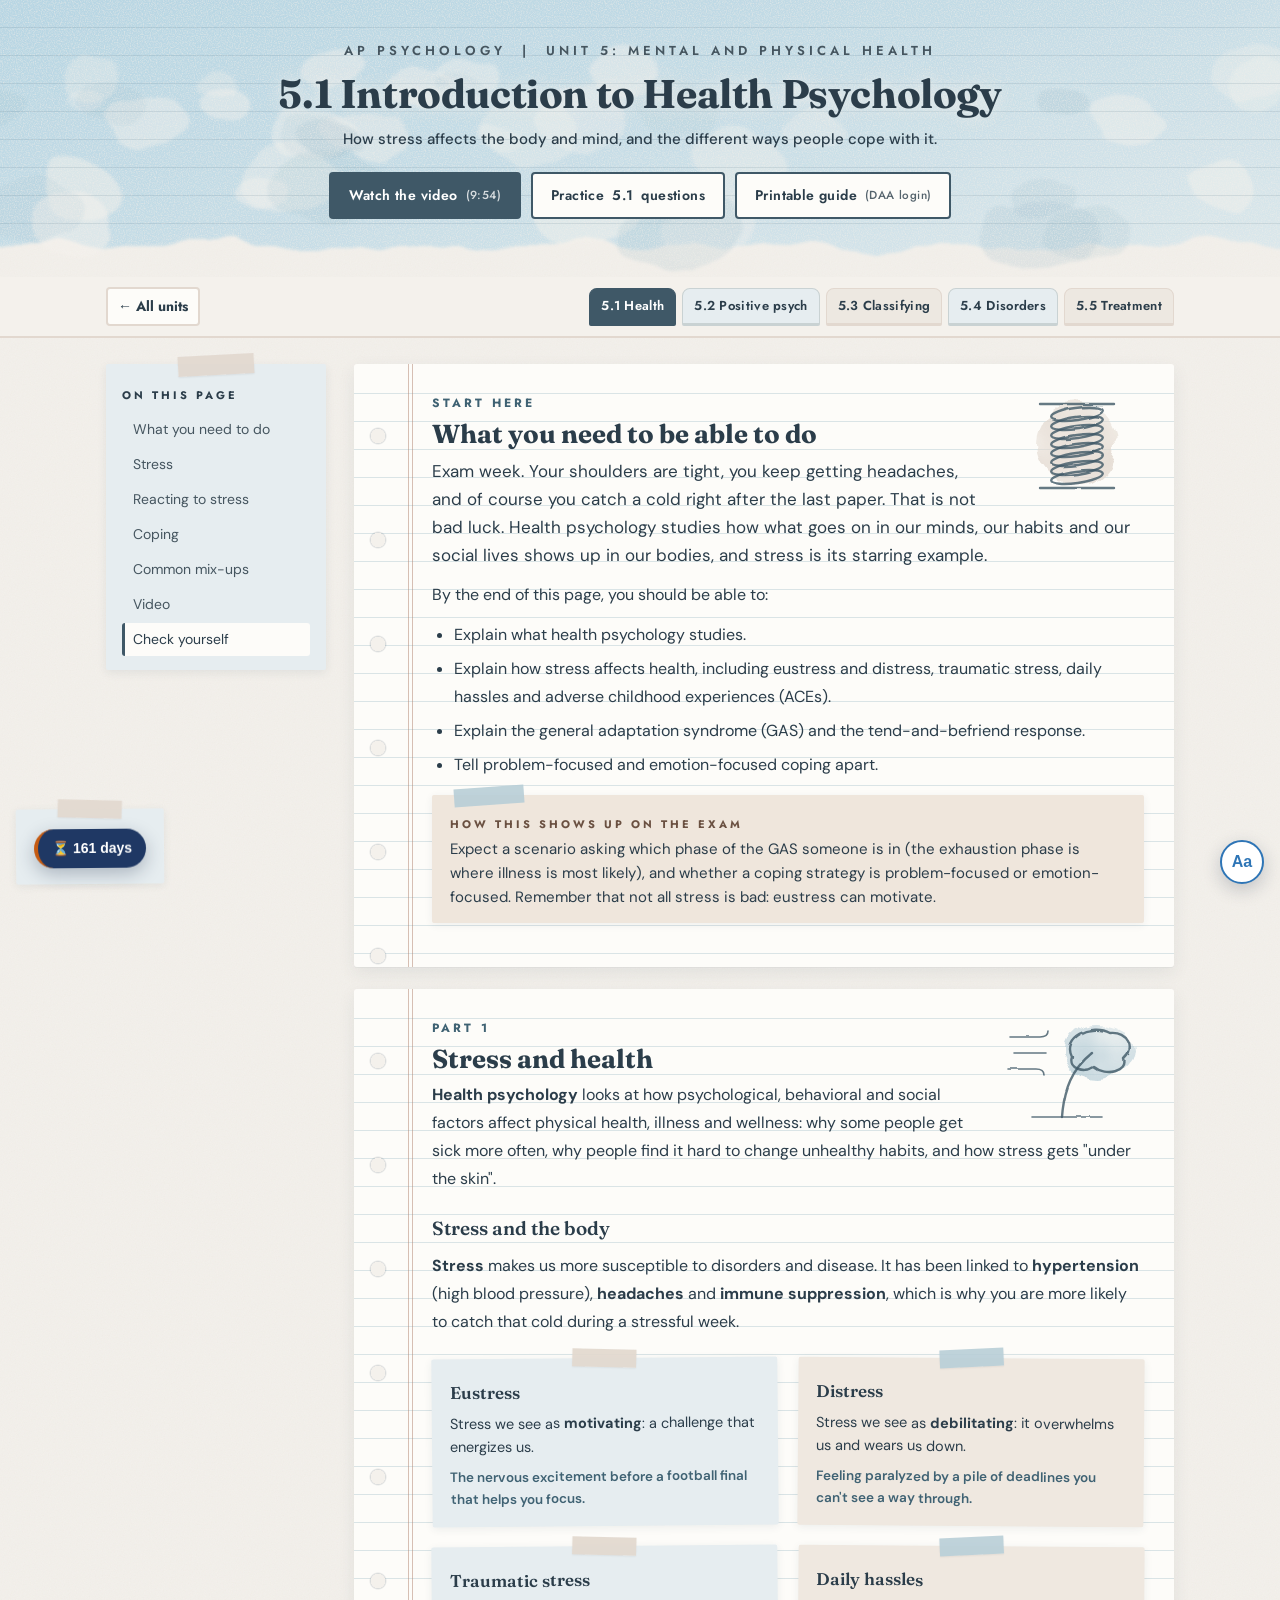
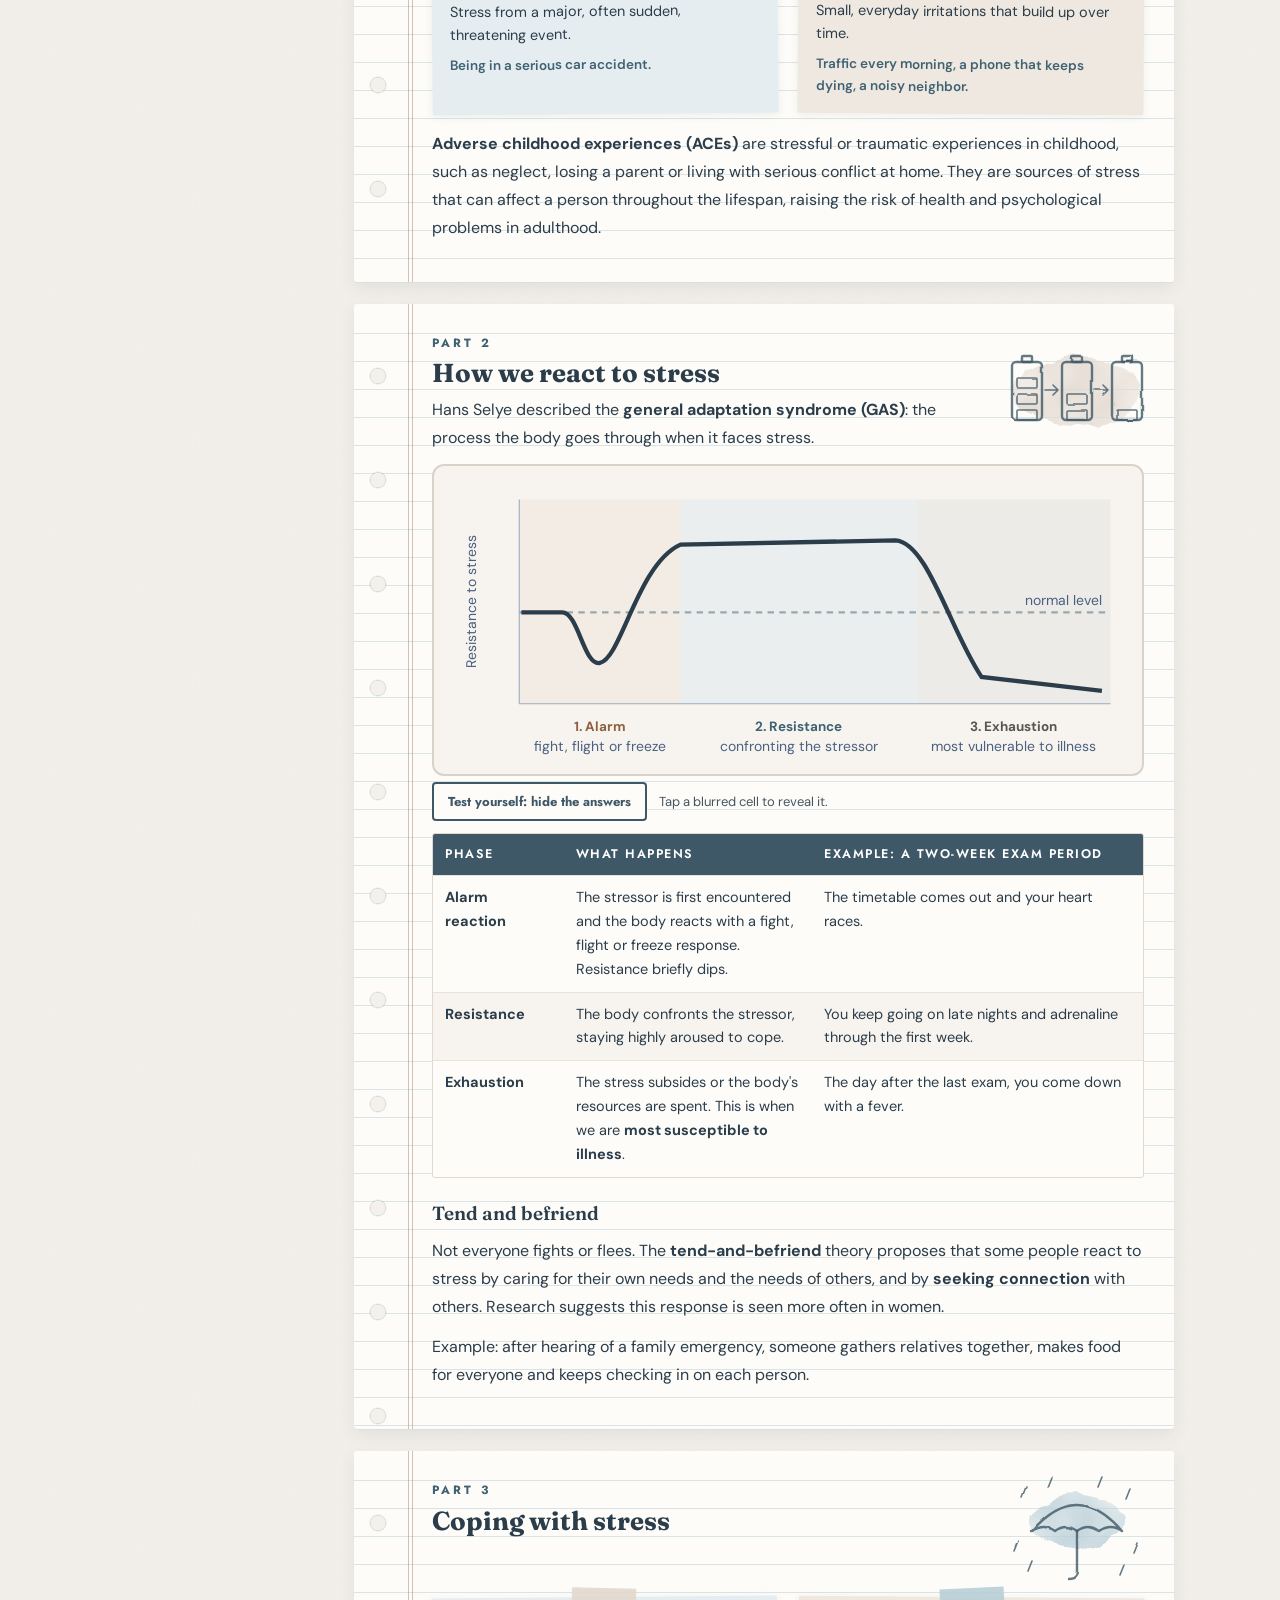
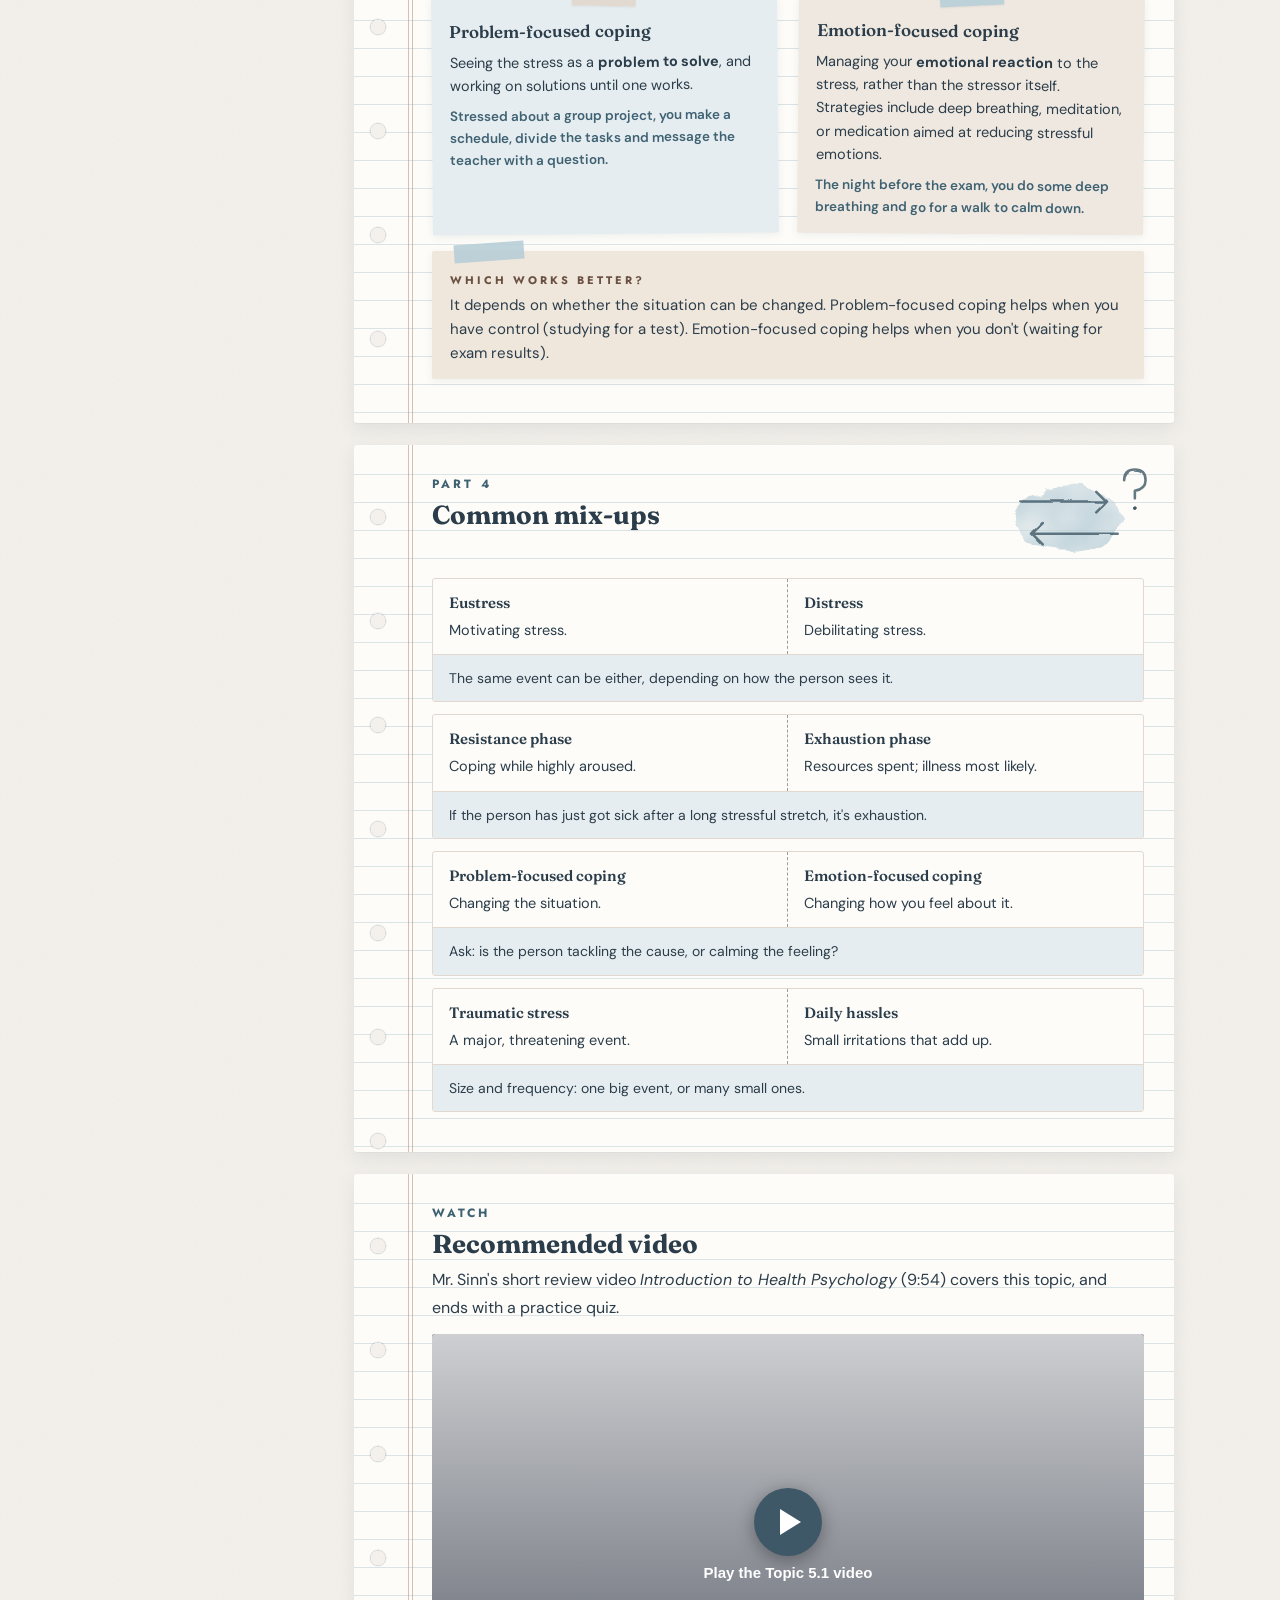
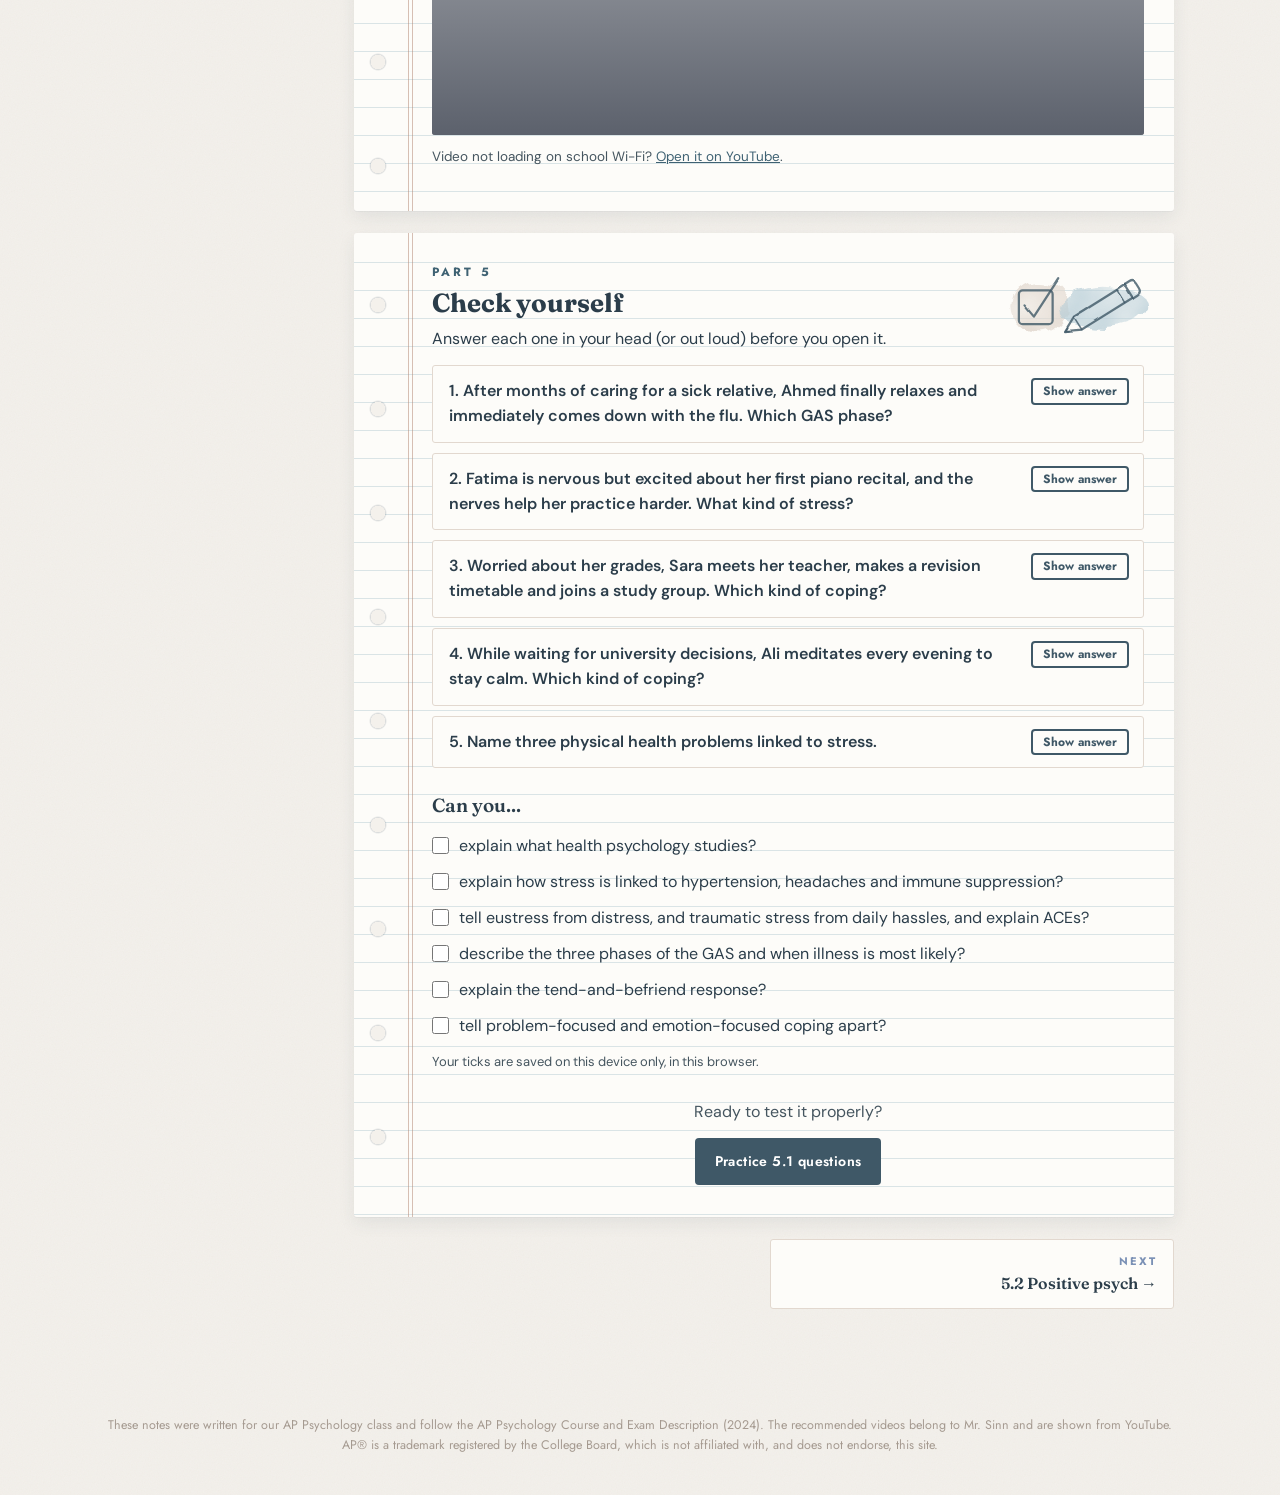
<file: Unit5_Notes.html>
<!DOCTYPE html>
<html lang="en">
<head>
<meta charset="UTF-8">
<meta name="viewport" content="width=device-width, initial-scale=1.0">
<title>Unit 5 Notes: Mental and Physical Health | AP Psychology Revision</title>
<link rel="preconnect" href="https://fonts.googleapis.com">
<link rel="preconnect" href="https://fonts.gstatic.com" crossorigin>
<link href="https://fonts.googleapis.com/css2?family=DM+Sans:wght@400;500;600;700&family=Fraunces:opsz,wght@9..144,600;9..144,700&family=Jost:wght@500;600&display=swap" rel="stylesheet">
<style>

*,*::before,*::after{box-sizing:border-box;margin:0;padding:0;}
:root{
  --navy:#1a2744; --blue:#2E75B6; --light:#DEEAF1; --bg:#f0f4fb; --orange:#C55A11;
  --ink:#1a2744; --muted:#4a6080; --line:#d0ddef; --card:#ffffff;
}
html{scroll-behavior:smooth;}
body{font-family:'Outfit',Arial,sans-serif;background:var(--bg);color:var(--ink);line-height:1.65;font-size:16px;}
a{color:var(--blue);}

/* HEADER */
header{background:var(--navy);color:#fff;padding:28px 20px 26px;text-align:center;}
header .eyebrow{font-size:11px;letter-spacing:3px;text-transform:uppercase;color:#7fa8d4;margin-bottom:8px;}
header h1{font-family:'Playfair Display',serif;font-size:30px;line-height:1.25;}
header .subtitle{margin:8px auto 0;font-size:15px;color:#c3d6ec;max-width:620px;}
.hero-actions{display:flex;flex-wrap:wrap;gap:10px;justify-content:center;margin-top:20px;}
.btn{display:inline-flex;align-items:center;gap:8px;padding:10px 18px;border-radius:8px;font-family:'Outfit',sans-serif;font-size:14px;font-weight:700;text-decoration:none;border:2px solid transparent;cursor:pointer;transition:background .2s,color .2s,border-color .2s;}
.btn-primary{background:var(--blue);color:#fff;}
.btn-primary:hover{background:#1f5f99;}
.btn-ghost{background:transparent;color:#fff;border-color:#7fa8d4;}
.btn-ghost:hover{background:#ffffff1a;}
.btn-dark{background:var(--navy);color:#fff;}
.btn-dark:hover{background:var(--blue);}
.btn small{font-weight:500;opacity:.8;}

/* TOP BAR */
.topbar{background:#fff;border-bottom:2px solid #dde6f4;position:sticky;top:0;z-index:50;box-shadow:0 2px 10px rgba(26,39,68,.08);}
.topbar-inner{max-width:1100px;margin:0 auto;padding:10px 16px;display:flex;align-items:center;gap:12px;flex-wrap:wrap;}
.back-link{font-weight:700;font-size:14px;text-decoration:none;color:var(--navy);padding:6px 10px;border-radius:6px;border:2px solid var(--line);}
.back-link:hover{border-color:var(--blue);color:var(--blue);}
.topic-tabs{display:flex;gap:6px;flex-wrap:wrap;margin-left:auto;}
.topic-tabs a,.topic-tabs span{font-size:13px;font-weight:600;padding:6px 11px;border-radius:6px;text-decoration:none;}
.topic-tabs a{background:var(--navy);color:#fff;}
.topic-tabs span{background:#eef2f8;color:#9aabc4;cursor:not-allowed;}

/* LAYOUT */
.layout{max-width:1100px;margin:26px auto;padding:0 16px 70px;display:grid;grid-template-columns:220px 1fr;gap:28px;}
.toc{position:sticky;top:76px;align-self:start;background:#fff;border-radius:12px;padding:16px 16px 12px;box-shadow:0 2px 14px rgba(26,39,68,.06);}
.toc h2{font-size:11px;letter-spacing:2px;text-transform:uppercase;color:#7a90b5;margin-bottom:8px;}
.toc ol{list-style:none;}
.toc li{margin-bottom:2px;}
.toc a{display:block;font-size:14px;text-decoration:none;color:var(--muted);padding:5px 8px;border-radius:6px;border-left:3px solid transparent;}
.toc a:hover,.toc a.active{background:var(--light);color:var(--navy);border-left-color:var(--blue);}
main{min-width:0;}
section.card{background:var(--card);border-radius:12px;padding:28px 30px;box-shadow:0 2px 16px rgba(26,39,68,.07);margin-bottom:22px;scroll-margin-top:80px;}
.card h2{font-family:'Playfair Display',serif;font-size:24px;color:var(--navy);margin-bottom:6px;}
.card h3{font-size:17px;margin:20px 0 8px;color:var(--navy);}
.card p{margin-bottom:12px;}
.card ul,.card ol{margin:0 0 12px 22px;}
.card li{margin-bottom:6px;}
.lede{font-size:17px;color:#2a3b5c;}
.sec-label{font-size:11px;font-weight:700;letter-spacing:2px;text-transform:uppercase;color:#7fa8d4;margin-bottom:4px;}

/* CALLOUTS */
.callout{border-radius:10px;padding:14px 18px;margin:16px 0;font-size:15px;}
.callout strong.tag{display:block;font-size:11px;letter-spacing:2px;text-transform:uppercase;margin-bottom:4px;}
.callout p:last-child,.callout ul:last-child{margin-bottom:0;}
.c-exam{background:#fdf1e9;border-left:5px solid var(--orange);}
.c-exam strong.tag{color:var(--orange);}
.c-hook{background:var(--light);border-left:5px solid var(--blue);}
.c-hook strong.tag{color:var(--blue);}
.c-scope{background:#f4f6fb;border-left:5px solid #9aabc4;}
.c-scope strong.tag{color:#6a7f9f;}

/* TABLES */
.table-wrap{overflow-x:auto;margin:12px 0 16px;border-radius:10px;border:1px solid var(--line);}
table{width:100%;border-collapse:collapse;font-size:14.5px;}
th{background:var(--navy);color:#fff;text-align:left;padding:10px 12px;font-weight:600;white-space:nowrap;}
td{padding:10px 12px;border-top:1px solid var(--line);vertical-align:top;}
tr:nth-child(even) td{background:#f8fafd;}
td:first-child{font-weight:700;white-space:nowrap;}
.hook{color:var(--blue);font-weight:600;}
.selftest-bar{display:flex;align-items:center;gap:12px;flex-wrap:wrap;margin:6px 0 4px;}
.toggle-btn{padding:8px 14px;border-radius:8px;border:2px solid var(--navy);background:#fff;color:var(--navy);font-family:'Outfit',sans-serif;font-weight:700;font-size:13px;cursor:pointer;}
.toggle-btn:hover,.toggle-btn[aria-pressed="true"]{background:var(--navy);color:#fff;}
.selftest-note{font-size:13px;color:var(--muted);}
.testing td.can-hide{filter:blur(6px);cursor:pointer;user-select:none;transition:filter .2s;}
.testing td.can-hide.revealed{filter:none;}

/* REFLEX ARC */
.arc{display:grid;grid-template-columns:repeat(3,1fr);gap:12px;margin:14px 0;}
.arc-step{background:#f8fafd;border:2px solid var(--line);border-radius:10px;padding:14px;position:relative;}
.arc-step .num{display:inline-block;background:var(--blue);color:#fff;font-weight:700;font-size:12px;border-radius:20px;padding:2px 10px;margin-bottom:6px;}
.arc-step h4{font-size:15px;margin-bottom:4px;}
.arc-step p{font-size:14px;margin:0;}

/* STEPPER */
.stepper{border:2px solid var(--line);border-radius:12px;overflow:hidden;margin:16px 0;}
.stepper-visual{background:#f8fafd;padding:12px 10px 4px;border-bottom:2px solid var(--line);}
.stepper-visual svg{width:100%;height:auto;display:block;}
.stepper-body{padding:16px 20px 18px;}
.step-card{display:none;}
.step-card.active{display:block;}
.step-card .step-count{font-size:12px;font-weight:700;letter-spacing:1px;text-transform:uppercase;color:#7fa8d4;}
.step-card h4{font-size:18px;margin:2px 0 6px;color:var(--navy);}
.step-card p{margin:0;}
.stepper-nav{display:flex;align-items:center;gap:10px;margin-top:14px;flex-wrap:wrap;}
.stepper-nav button{padding:9px 18px;border-radius:8px;border:none;font-family:'Outfit',sans-serif;font-weight:700;font-size:14px;cursor:pointer;background:var(--navy);color:#fff;}
.stepper-nav button:disabled{opacity:.35;cursor:default;}
.stepper-nav button.prev{background:#fff;color:var(--navy);border:2px solid var(--navy);}
.dots{display:flex;gap:6px;margin-left:auto;}
.dots button{width:12px;height:12px;border-radius:50%;padding:0;border:2px solid var(--blue);background:#fff;cursor:pointer;}
.dots button.on{background:var(--blue);}
.seg{fill:none;stroke:#b7c7de;stroke-width:3;stroke-linecap:round;stroke-linejoin:round;transition:stroke .25s,stroke-width .25s;}
.seg.hot{stroke:var(--orange);stroke-width:6;}
.band{fill:var(--orange);opacity:0;transition:opacity .25s;}
.band.hot{opacity:.13;}
.ax{stroke:#9aabc4;stroke-width:1;}
.ax-dash{stroke:#9aabc4;stroke-width:1.5;stroke-dasharray:6 5;}
.thr{stroke:var(--blue);stroke-width:2;stroke-dasharray:7 5;}
.svg-label{font-family:'Outfit',sans-serif;font-size:13px;fill:#4a6080;}
.svg-label.b{fill:var(--blue);font-weight:700;}
.svg-label.o{fill:var(--orange);font-weight:700;}
.syn-part{transition:opacity .3s;}
.syn-hide{opacity:0;}

/* CARDS GRID */
.grid3{display:grid;grid-template-columns:repeat(3,1fr);gap:14px;margin:14px 0;}
.mini{background:#f8fafd;border:2px solid var(--line);border-radius:10px;padding:16px;}
.mini h4{font-size:16px;color:var(--navy);margin-bottom:6px;}
.mini p{font-size:14.5px;margin-bottom:8px;}
.mini .analogy{font-size:13.5px;color:var(--blue);font-weight:600;margin:0;}

/* MIX-UPS */
.pair{display:grid;grid-template-columns:1fr 1fr;border:2px solid var(--line);border-radius:10px;overflow:hidden;margin:12px 0;}
.pair div{padding:12px 16px;font-size:14.5px;}
.pair div:first-child{border-right:2px solid var(--line);}
.pair h4{font-size:15px;color:var(--navy);margin-bottom:4px;}
.pair-note{grid-column:1 / -1;background:var(--light);border-top:2px solid var(--line);font-size:14px !important;}

/* CHECK YOURSELF */
details.q{border:2px solid var(--line);border-radius:10px;margin:10px 0;background:#f8fafd;}
details.q summary{cursor:pointer;padding:13px 16px;font-weight:600;list-style:none;position:relative;padding-right:120px;}
details.q summary::-webkit-details-marker{display:none;}
details.q summary::after{content:"Show answer";position:absolute;right:14px;top:12px;font-size:12px;font-weight:700;color:var(--blue);border:2px solid var(--blue);border-radius:20px;padding:2px 10px;background:#fff;}
details.q[open] summary::after{content:"Hide";}
details.q .ans{padding:0 16px 14px;font-size:15px;}
details.q .ans strong{color:#1e7b34;}
.checklist{list-style:none;margin:10px 0 0 !important;}
.checklist li{margin-bottom:8px;}
.checklist label{display:flex;gap:10px;align-items:flex-start;cursor:pointer;}
.checklist input{margin-top:5px;width:17px;height:17px;accent-color:var(--blue);flex-shrink:0;}
.check-meta{font-size:13px;color:var(--muted);margin-top:8px;}

/* VIDEO */
.video-wrap{position:relative;aspect-ratio:16/9;border-radius:10px;overflow:hidden;background:#0d1526;margin:12px 0 8px;}
.video-wrap iframe{position:absolute;inset:0;width:100%;height:100%;border:0;}
.video-facade{position:absolute;inset:0;width:100%;height:100%;border:0;cursor:pointer;background-size:cover;background-position:center;display:flex;align-items:center;justify-content:center;}
.video-facade::before{content:"";position:absolute;inset:0;background:linear-gradient(180deg,rgba(13,21,38,.15),rgba(13,21,38,.65));}
.play{position:relative;display:flex;flex-direction:column;align-items:center;gap:8px;color:#fff;font-family:'Outfit',sans-serif;font-weight:700;font-size:15px;}
.play .circle{width:68px;height:68px;border-radius:50%;background:var(--orange);display:flex;align-items:center;justify-content:center;box-shadow:0 4px 18px rgba(0,0,0,.35);}
.play .circle::after{content:"";margin-left:6px;border-style:solid;border-width:13px 0 13px 21px;border-color:transparent transparent transparent #fff;}
.video-note{font-size:13.5px;color:var(--muted);}

.end-cta{text-align:center;padding:10px 0 4px;}
.end-cta p{color:var(--muted);margin-bottom:12px;}
footer{max-width:1100px;margin:0 auto;padding:0 16px 40px;font-size:12.5px;color:#7a90b5;text-align:center;line-height:1.6;}

@media(max-width:860px){
  .layout{grid-template-columns:1fr;}
  .toc{position:static;}
  .toc ol{display:flex;flex-wrap:wrap;gap:4px;}
  .toc a{border-left:none;border:1px solid var(--line);}
  .topic-tabs{margin-left:0;}
}
@media(max-width:640px){
  header h1{font-size:24px;}
  section.card{padding:20px 18px;}
  .arc,.grid3{grid-template-columns:1fr;}
  .pair{grid-template-columns:1fr;}
  .pair div:first-child{border-right:none;border-bottom:2px solid var(--line);}
  td:first-child{white-space:normal;}
  .topbar{position:static;}
  .topic-tabs{flex-wrap:nowrap;overflow-x:auto;width:100%;}
  .topic-tabs a,.topic-tabs span{flex-shrink:0;}
  .svg-label{font-size:20px;}
  table.stack thead{display:none;}
  table.stack,table.stack tbody,table.stack tr,table.stack td{display:block;width:100%;}
  table.stack tr{border-top:2px solid var(--line);padding:8px 0;}
  table.stack tr:first-child{border-top:none;}
  table.stack td{border-top:none;padding:5px 16px;}
  table.stack td::before{content:attr(data-label);display:block;font-size:11px;letter-spacing:.08em;text-transform:uppercase;color:#6a7f9f;font-weight:700;margin-bottom:2px;}
  table.stack td[data-label=""]::before{display:none;}
  table.stack td:first-child{font-size:16px;}
  table.stack.testing td.can-hide:not(.revealed){filter:none;color:transparent;text-shadow:0 0 9px rgba(30,40,70,.6);}
  table.stack.testing td.can-hide:not(.revealed) *{color:transparent !important;text-shadow:0 0 9px rgba(30,40,70,.6);}
  table.stack.testing td.can-hide::before{color:#6a7f9f;text-shadow:none;}
}
@media print{
  .topbar,.toc,.hero-actions,.stepper-visual,.stepper-nav,.video-card,.selftest-bar,.end-cta,.checklist-card{display:none !important;}
  body{background:#fff;}
  header{background:#fff;color:#000;padding:0 0 10px;}
  header h1,header .subtitle{color:#000;}
  .layout{display:block;margin:0;padding:0;}
  section.card{box-shadow:none;padding:10px 0;border-bottom:1px solid #ccc;border-radius:0;break-inside:avoid-page;}
  .step-card{display:block !important;margin-bottom:10px;}
  details.q{break-inside:avoid;}
  details.q .ans{display:block;}
  th{background:#eee;color:#000;}
}


/* ===== Unit page additions ===== */
.topic{display:none;}
.topic.shown{display:block;}
.topic-tabs a{background:#eef2f8;color:var(--navy);}
.topic-tabs a:hover{background:var(--light);}
.topic-tabs a.on{background:var(--navy);color:#fff;}
.topic-nav{display:flex;justify-content:space-between;gap:12px;flex-wrap:wrap;margin:6px 0 10px;}
.topic-nav a{flex:1 1 220px;background:#fff;border:2px solid var(--line);border-radius:10px;padding:12px 16px;text-decoration:none;color:var(--navy);font-weight:700;}
.topic-nav a small{display:block;font-size:11px;letter-spacing:2px;text-transform:uppercase;color:#7a90b5;font-weight:700;}
.topic-nav a:hover{border-color:var(--blue);}
.topic-nav a.next{text-align:right;}
.topic-nav .spacer{flex:1 1 220px;}

/* Explorer (click a part, read about it) */
.explorer{border:2px solid var(--line);border-radius:12px;overflow:hidden;margin:16px 0;}
.ex-visual{background:#f8fafd;padding:12px 10px 6px;border-bottom:2px solid var(--line);}
.ex-visual svg{width:100%;height:auto;display:block;}
.ex-chips{display:flex;flex-wrap:wrap;gap:6px;padding:12px 16px 0;}
.ex-chips button{font-family:'Outfit',sans-serif;font-size:13px;font-weight:600;padding:6px 12px;border-radius:20px;border:2px solid var(--line);background:#fff;color:var(--navy);cursor:pointer;}
.ex-chips button:hover{border-color:var(--blue);}
.ex-chips button.on{background:var(--navy);border-color:var(--navy);color:#fff;}
.ex-panels{padding:12px 20px 18px;}
.ex-panel{display:none;}
.ex-panel.on{display:block;}
.ex-panel h4{font-size:18px;color:var(--navy);margin-bottom:4px;}
.ex-panel p{margin-bottom:8px;}
.ex-panel p:last-child{margin-bottom:0;}
.ex-hint{font-size:13px;color:var(--muted);padding:10px 20px 0;}
.ex-node{cursor:pointer;}
.ex-node rect,.ex-node path,.ex-node ellipse,.ex-node circle{transition:fill .2s,stroke .2s,stroke-width .2s;}
.ex-node:hover rect,.ex-node:hover path,.ex-node:hover ellipse{stroke:var(--blue);stroke-width:3;}
.ex-node.on rect,.ex-node.on path,.ex-node.on ellipse,.ex-node.on circle{stroke:var(--orange);stroke-width:4;}
.tree-line{stroke:#9aabc4;stroke-width:2;fill:none;}
.tree-node rect{fill:#fff;stroke:#b7c7de;stroke-width:2;}
.tree-node.on rect{fill:#fdf1e9;}
.tree-node text{font-family:'Outfit',sans-serif;font-size:15px;font-weight:600;fill:var(--navy);pointer-events:none;}
.lobe{stroke:#fff;stroke-width:3;}
.lobe-label{font-family:'Outfit',sans-serif;font-size:15px;font-weight:700;fill:#1a2744;pointer-events:none;}
.mark-label{font-family:'Outfit',sans-serif;font-size:12.5px;font-weight:700;pointer-events:none;}
.hyp-level{font-family:'Outfit',sans-serif;font-size:13px;fill:#4a6080;}
.hyp-band{fill:var(--orange);opacity:0;transition:opacity .2s;}
.hyp-band.on{opacity:.14;}
.hyp-line{fill:none;stroke:var(--navy);stroke-width:3;stroke-linejoin:round;}
.hyp-rem{stroke:var(--orange);stroke-width:5;fill:none;stroke-linecap:round;}

.hl{opacity:0;transition:opacity .2s;}
.hl.on{opacity:1;}

.grid2{grid-template-columns:1fr 1fr;}

/* Widgets */
.widget{border:2px solid var(--line);border-radius:12px;padding:18px 20px;margin:16px 0;background:#f8fafd;}
.widget h4{font-size:17px;color:var(--navy);margin-bottom:6px;}
.widget label{font-weight:600;font-size:14px;}
.widget input[type=range]{width:100%;accent-color:var(--blue);margin:8px 0;}
.widget select{font-family:'Outfit',sans-serif;font-size:14px;padding:6px 10px;border-radius:8px;border:2px solid var(--line);background:#fff;color:var(--navy);}
.readout{background:#fff;border:2px solid var(--line);border-radius:10px;padding:12px 16px;margin-top:10px;font-size:15px;}
.readout .big{font-size:22px;font-weight:700;color:var(--orange);}
.ai-stage{position:relative;height:220px;border-radius:10px;overflow:hidden;background:#fff;border:2px solid var(--line);margin:12px 0;display:flex;align-items:center;justify-content:center;}
.ai-art{display:flex;align-items:center;gap:22px;}
.ai-art .c1{width:90px;height:90px;border-radius:50%;background:#1f9e3a;}
.ai-art .c2{width:90px;height:90px;background:#f4d21f;}
.ai-art .c3{width:44px;height:120px;background:#111;}
.ai-dot{position:absolute;left:50%;top:50%;width:10px;height:10px;margin:-5px 0 0 -5px;border-radius:50%;background:#C55A11;z-index:2;}
.ai-blank{position:absolute;inset:0;background:#fff;display:none;}
.ai-stage.white .ai-blank{display:block;}
.ai-count{font-weight:700;color:var(--navy);}
.wave-row{display:grid;grid-template-columns:150px 1fr;gap:12px;align-items:center;padding:8px 0;border-top:1px solid var(--line);}
.wave-row:first-child{border-top:none;}
.wave-row svg{width:100%;height:40px;}
.wave-row strong{font-size:14.5px;}
.wave-row span{display:block;font-size:12.5px;color:var(--muted);}
@media(max-width:640px){
  .grid2{grid-template-columns:1fr;}
  .topic-tabs{display:grid !important;grid-template-columns:repeat(3,1fr);gap:6px;width:100%;overflow:visible !important;}
  .topic-tabs a{display:flex;align-items:center;justify-content:center;text-align:center;padding:9px 4px !important;font-size:13px !important;line-height:1.25;}
  .wave-row{grid-template-columns:110px 1fr;}
  .tree-node text{font-size:17px;}
  .ai-art .c1,.ai-art .c2{width:70px;height:70px;}
}
@media print{
  .topic{display:none !important;}
  .topic.shown{display:block !important;}
  .topic-nav,.explorer .ex-chips,.widget{display:none !important;}
  .ex-panel{display:block !important;margin-bottom:10px;}
}
</style>
<link rel="stylesheet" href="theme.css">
<link rel="stylesheet" href="dark.css">
<script src="settings.js" data-dark></script>
</head>
<body data-quiz="https://psych4everybody.github.io/psych-revision/unit5_revision_quiz.html" data-unit="Unit 5 Notes">
<svg class="defs" aria-hidden="true" focusable="false"><defs>
<filter id="pencil" x="-10%" y="-10%" width="120%" height="120%"><feTurbulence type="fractalNoise" baseFrequency=".05" numOctaves="2" seed="3" result="w"/><feDisplacementMap in="SourceGraphic" in2="w" scale="2.6" xChannelSelector="R" yChannelSelector="G"/></filter>
<filter id="wcSpot" x="-20%" y="-20%" width="140%" height="140%"><feTurbulence type="fractalNoise" baseFrequency=".035" numOctaves="3" seed="8" result="w"/><feDisplacementMap in="SourceGraphic" in2="w" scale="16" xChannelSelector="R" yChannelSelector="G" result="d"/><feTurbulence type="fractalNoise" baseFrequency=".02" numOctaves="2" seed="4" result="b"/><feColorMatrix in="b" type="matrix" values="0 0 0 0 0  0 0 0 0 0  0 0 0 0 0  1.4 0 0 0 .1" result="bA"/><feComposite in="d" in2="bA" operator="in"/></filter>
</defs></svg>

<header>
  <div class="eyebrow">AP Psychology &nbsp;|&nbsp; Unit 5: Mental and Physical Health</div>
  <h1 id="heroTitle">Unit 5 Notes</h1>
  <p class="subtitle" id="heroSub"></p>
  <div class="hero-actions">
    <a class="btn btn-primary" id="heroVideo" href="#">Watch the video <small id="heroVtime"></small></a>
    <a class="btn btn-ghost" id="heroPractice" href="https://psych4everybody.github.io/psych-revision/unit5_revision_quiz.html">Practice <span id="heroNum"></span> questions</a>
    <a class="btn btn-ghost" href="https://docs.google.com/document/d/15CAmD2wDKpwkp5ZW7_prXjhuZPLgUxLhSXylBQoCivc/edit?tab=t.0" target="_blank" rel="noopener">Printable guide <small>(DAA login)</small></a>
  </div>
</header>

<nav class="topbar" aria-label="Unit navigation">
  <div class="topbar-inner">
    <a class="back-link" href="index.html">&larr; All units</a>
    <div class="topic-tabs" id="topicTabs" aria-label="Unit 5 topics">
      <a href="#t5-1" data-tab="t5-1">5.1 Health</a>
      <a href="#t5-2" data-tab="t5-2">5.2 Positive psych</a>
      <a href="#t5-3" data-tab="t5-3">5.3 Classifying</a>
      <a href="#t5-4" data-tab="t5-4">5.4 Disorders</a>
      <a href="#t5-5" data-tab="t5-5">5.5 Treatment</a>
    </div>
  </div>
</nav>

<div class="layout">
  <aside class="toc" aria-label="On this page">
    <h2>On this page</h2>
    <ol id="tocList"></ol>
  </aside>
  <main>
<div class="topic" id="t5-1" data-num="5.1" data-title="Introduction to Health Psychology" data-short="Health" data-sub="How stress affects the body and mind, and the different ways people cope with it." data-vtime="9:54">
    <section class="card" id="t51-goals" data-toc="What you need to do">
      <div class="doodle" aria-hidden="true"><svg viewBox="0 0 150 120"><ellipse class="spot" cx="75" cy="62" rx="40" ry="42" fill="#e2d8cf" opacity="0.85"/><g><path class="ink" d="M38 22 H112 M38 106 H112"/><ellipse class="ink" cx="75" cy="32" rx="26" ry="6" transform="rotate(-8 75 32)"/><ellipse class="ink" cx="75" cy="41" rx="26" ry="6" transform="rotate(-8 75 41)"/><ellipse class="ink" cx="75" cy="50" rx="26" ry="6" transform="rotate(-8 75 50)"/><ellipse class="ink" cx="75" cy="59" rx="26" ry="6" transform="rotate(-8 75 59)"/><ellipse class="ink" cx="75" cy="68" rx="26" ry="6" transform="rotate(-8 75 68)"/><ellipse class="ink" cx="75" cy="77" rx="26" ry="6" transform="rotate(-8 75 77)"/><ellipse class="ink" cx="75" cy="86" rx="26" ry="6" transform="rotate(-8 75 86)"/><ellipse class="ink" cx="75" cy="95" rx="26" ry="6" transform="rotate(-8 75 95)"/></g></svg></div>
      <div class="sec-label">Start here</div>
      <h2>What you need to be able to do</h2>
      <p class="lede">Exam week. Your shoulders are tight, you keep getting headaches, and of course you catch a cold right after the last paper. That is not bad luck. Health psychology studies how what goes on in our minds, our habits and our social lives shows up in our bodies, and stress is its starring example.</p>
      <p>By the end of this page, you should be able to:</p>
      <ul>
        <li>Explain what health psychology studies.</li>
        <li>Explain how stress affects health, including eustress and distress, traumatic stress, daily hassles and adverse childhood experiences (ACEs).</li>
        <li>Explain the general adaptation syndrome (GAS) and the tend-and-befriend response.</li>
        <li>Tell problem-focused and emotion-focused coping apart.</li>
      </ul>
      <div class="callout c-exam">
        <strong class="tag">How this shows up on the exam</strong>
        <p>Expect a scenario asking which phase of the GAS someone is in (the exhaustion phase is where illness is most likely), and whether a coping strategy is problem-focused or emotion-focused. Remember that not all stress is bad: eustress can motivate.</p>
      </div>
    </section>
    <section class="card" id="t51-stress" data-toc="Stress">
      <div class="doodle" aria-hidden="true"><svg viewBox="0 0 150 120"><ellipse class="spot" cx="96" cy="44" rx="36" ry="26" fill="#b9cfd8" opacity="0.85"/><g><path class="ink" d="M60 110 C62 82 70 62 90 46"/><path class="ink" d="M70 50 C60 30 90 16 108 26 C126 24 134 42 122 52 C126 64 104 70 92 60 C82 66 66 62 70 50 Z"/><path class="ink thin" d="M8 30 H38 q8 0 8 -6 M12 46 H44 M6 62 H34 q8 0 8 6"/><path class="ink thin" d="M30 110 H100"/></g></svg></div>
      <div class="sec-label">Part 1</div>
      <h2>Stress and health</h2>
      <p><strong>Health psychology</strong> looks at how psychological, behavioral and social factors affect physical health, illness and wellness: why some people get sick more often, why people find it hard to change unhealthy habits, and how stress gets "under the skin".</p>
      <h3>Stress and the body</h3>
      <p><strong>Stress</strong> makes us more susceptible to disorders and disease. It has been linked to <strong>hypertension</strong> (high blood pressure), <strong>headaches</strong> and <strong>immune suppression</strong>, which is why you are more likely to catch that cold during a stressful week.</p>
      <div class="grid3 grid2">
        <div class="mini"><h4>Eustress</h4><p>Stress we see as <strong>motivating</strong>: a challenge that energizes us.</p><p class="analogy">The nervous excitement before a football final that helps you focus.</p></div>
        <div class="mini"><h4>Distress</h4><p>Stress we see as <strong>debilitating</strong>: it overwhelms us and wears us down.</p><p class="analogy">Feeling paralyzed by a pile of deadlines you can't see a way through.</p></div>
        <div class="mini"><h4>Traumatic stress</h4><p>Stress from a major, often sudden, threatening event.</p><p class="analogy">Being in a serious car accident.</p></div>
        <div class="mini"><h4>Daily hassles</h4><p>Small, everyday irritations that build up over time.</p><p class="analogy">Traffic every morning, a phone that keeps dying, a noisy neighbor.</p></div>
      </div>
      <p><strong>Adverse childhood experiences (ACEs)</strong> are stressful or traumatic experiences in childhood, such as neglect, losing a parent or living with serious conflict at home. They are sources of stress that can affect a person throughout the lifespan, raising the risk of health and psychological problems in adulthood.</p>
    </section>
    <section class="card" id="t51-gas" data-toc="Reacting to stress">
      <div class="doodle" aria-hidden="true"><svg viewBox="0 0 150 120"><ellipse class="spot" cx="75" cy="70" rx="64" ry="34" fill="#e2d8cf" opacity="0.85"/><g><rect class="ink" x="10" y="40" width="30" height="58" rx="4"/><rect class="ink" x="20" y="34" width="10" height="6" rx="1"/><rect class="ink thin" x="15" y="88" width="20" height="10" rx="1"/><rect class="ink thin" x="15" y="72" width="20" height="10" rx="1"/><rect class="ink thin" x="15" y="56" width="20" height="10" rx="1"/><rect class="ink" x="60" y="40" width="30" height="58" rx="4"/><rect class="ink" x="70" y="34" width="10" height="6" rx="1"/><rect class="ink thin" x="65" y="88" width="20" height="10" rx="1"/><rect class="ink thin" x="65" y="72" width="20" height="10" rx="1"/><rect class="ink" x="110" y="40" width="30" height="58" rx="4"/><rect class="ink" x="120" y="34" width="10" height="6" rx="1"/><rect class="ink thin" x="115" y="88" width="20" height="10" rx="1"/><path class="ink thin" d="M43 68 H56 M51 63 L56 68 L51 73 M93 68 H106 M101 63 L106 68 L101 73"/></g></svg></div>
      <div class="sec-label">Part 2</div>
      <h2>How we react to stress</h2>
      <p>Hans Selye described the <strong>general adaptation syndrome (GAS)</strong>: the process the body goes through when it faces stress.</p>
      <div class="ex-visual" style="border:2px solid var(--line);border-radius:12px;">
        <svg viewBox="0 0 640 270" role="img" aria-label="General adaptation syndrome: alarm, resistance and exhaustion phases">
          <rect x="70" y="20" width="150" height="190" fill="#efe6dc" opacity="0.55"/>
          <rect x="220" y="20" width="220" height="190" fill="#e6edf0" opacity="0.7"/>
          <rect x="440" y="20" width="180" height="190" fill="#e4e4e4" opacity="0.55"/>
          <line class="ax" x1="70" y1="20" x2="70" y2="210"/><line class="ax" x1="70" y1="210" x2="620" y2="210"/>
          <text class="hyp-level" x="30" y="115" transform="rotate(-90 30 115)" text-anchor="middle">Resistance to stress</text>
          <line x1="70" y1="125" x2="620" y2="125" stroke="#9aa8ad" stroke-width="2" stroke-dasharray="6 5"/>
          <text class="hyp-level" x="612" y="118" text-anchor="end">normal level</text>
          <path d="M72,125 L110,125 C125,125 130,175 145,172 C165,168 180,80 220,62 L420,58 C450,60 470,140 500,185 L612,198" fill="none" stroke="#2b3d4a" stroke-width="4"/>
          <text class="mark-label" x="145" y="235" text-anchor="middle" style="fill:#8f5f40;">1. Alarm</text>
          <text class="hyp-level" x="145" y="254" text-anchor="middle">fight, flight or freeze</text>
          <text class="mark-label" x="330" y="235" text-anchor="middle" style="fill:#3f6273;">2. Resistance</text>
          <text class="hyp-level" x="330" y="254" text-anchor="middle">confronting the stressor</text>
          <text class="mark-label" x="530" y="235" text-anchor="middle" style="fill:#555;">3. Exhaustion</text>
          <text class="hyp-level" x="530" y="254" text-anchor="middle">most vulnerable to illness</text>
        </svg>
      </div>
      <div class="selftest-bar">
        <button class="toggle-btn" type="button" data-target="t51GAS" data-label="Test yourself: hide the answers" aria-pressed="false">Test yourself: hide the answers</button>
        <span class="selftest-note">Tap a blurred cell to reveal it.</span>
      </div>
      <div class="table-wrap">
        <table id="t51GAS" class="stack">
          <thead><tr><th>Phase</th><th>What happens</th><th>Example: a two-week exam period</th></tr></thead>
          <tbody>
            <tr><td class="can-hide" data-label="Phase">Alarm reaction</td><td data-label="What happens">The stressor is first encountered and the body reacts with a fight, flight or freeze response. Resistance briefly dips.</td><td data-label="Example: a two-week exam period">The timetable comes out and your heart races.</td></tr>
            <tr><td class="can-hide" data-label="Phase">Resistance</td><td data-label="What happens">The body confronts the stressor, staying highly aroused to cope.</td><td data-label="Example: a two-week exam period">You keep going on late nights and adrenaline through the first week.</td></tr>
            <tr><td class="can-hide" data-label="Phase">Exhaustion</td><td data-label="What happens">The stress subsides or the body's resources are spent. This is when we are <strong>most susceptible to illness</strong>.</td><td data-label="Example: a two-week exam period">The day after the last exam, you come down with a fever.</td></tr>
          </tbody>
        </table>
      </div>
      <h3>Tend and befriend</h3>
      <p>Not everyone fights or flees. The <strong>tend-and-befriend</strong> theory proposes that some people react to stress by caring for their own needs and the needs of others, and by <strong>seeking connection</strong> with others. Research suggests this response is seen more often in women.</p>
      <p>Example: after hearing of a family emergency, someone gathers relatives together, makes food for everyone and keeps checking in on each person.</p>
    </section>
    <section class="card" id="t51-coping" data-toc="Coping">
      <div class="doodle" aria-hidden="true"><svg viewBox="0 0 150 120"><ellipse class="spot" cx="75" cy="52" rx="48" ry="26" fill="#b9cfd8" opacity="0.85"/><g><path class="ink" d="M30 62 Q75 10 120 62 Q109 54 97 62 Q86 54 75 62 Q64 54 53 62 Q42 54 30 62 Z"/><path class="ink" d="M75 62 V102 q0 8 -8 8"/><path class="ink thin" d="M24 18 l-4 10 M50 8 l-4 10 M100 8 l-4 10 M128 20 l-4 10 M16 72 l-4 10 M136 74 l-4 10 M30 92 l-4 10 M122 96 l-4 10 "/></g></svg></div>
      <div class="sec-label">Part 3</div>
      <h2>Coping with stress</h2>
      <div class="grid3 grid2">
        <div class="mini"><h4>Problem-focused coping</h4><p>Seeing the stress as a <strong>problem to solve</strong>, and working on solutions until one works.</p><p class="analogy">Stressed about a group project, you make a schedule, divide the tasks and message the teacher with a question.</p></div>
        <div class="mini"><h4>Emotion-focused coping</h4><p>Managing your <strong>emotional reaction</strong> to the stress, rather than the stressor itself. Strategies include deep breathing, meditation, or medication aimed at reducing stressful emotions.</p><p class="analogy">The night before the exam, you do some deep breathing and go for a walk to calm down.</p></div>
      </div>
      <div class="callout c-exam">
        <strong class="tag">Which works better?</strong>
        <p>It depends on whether the situation can be changed. Problem-focused coping helps when you have control (studying for a test). Emotion-focused coping helps when you don't (waiting for exam results).</p>
      </div>
    </section>
    <section class="card" id="t51-mixups" data-toc="Common mix-ups">
      <div class="doodle" aria-hidden="true"><svg viewBox="0 0 140 100"><ellipse class="spot" cx="62" cy="52" rx="50" ry="30" fill="#b9cfd8" opacity="0.85"/><g><path class="ink" d="M18 36 H98 M88 26 L98 36 L88 46"/><path class="ink" d="M108 66 H28 M38 56 L28 66 L38 76"/><path class="ink" d="M114 16 q0 -10 10 -10 q10 0 10 10 q0 8 -10 10 v7"/><circle cx="124" cy="43" r="1.8" fill="currentColor"/></g></svg></div>
      <div class="sec-label">Part 4</div>
      <h2>Common mix-ups</h2>
      <div class="pair">
        <div><h4>Eustress</h4>Motivating stress.</div>
        <div><h4>Distress</h4>Debilitating stress.</div>
        <div class="pair-note">The same event can be either, depending on how the person sees it.</div>
      </div>
      <div class="pair">
        <div><h4>Resistance phase</h4>Coping while highly aroused.</div>
        <div><h4>Exhaustion phase</h4>Resources spent; illness most likely.</div>
        <div class="pair-note">If the person has just got sick after a long stressful stretch, it's exhaustion.</div>
      </div>
      <div class="pair">
        <div><h4>Problem-focused coping</h4>Changing the situation.</div>
        <div><h4>Emotion-focused coping</h4>Changing how you feel about it.</div>
        <div class="pair-note">Ask: is the person tackling the cause, or calming the feeling?</div>
      </div>
      <div class="pair">
        <div><h4>Traumatic stress</h4>A major, threatening event.</div>
        <div><h4>Daily hassles</h4>Small irritations that add up.</div>
        <div class="pair-note">Size and frequency: one big event, or many small ones.</div>
      </div>
    </section>
    <section class="card video-card" id="t51-video" data-toc="Video">
      <div class="sec-label">Watch</div>
      <h2>Recommended video</h2>
      <p>Mr. Sinn's short review video <em>Introduction to Health Psychology</em> (9:54) covers this topic, and ends with a practice quiz.</p>
      <div class="video-wrap">
        <button class="video-facade" type="button" data-vid="uRH4aeBKTAk" data-start="0" aria-label="Play Mr. Sinn's Topic 5.1 video" style="background-image:url('https://i.ytimg.com/vi/uRH4aeBKTAk/hqdefault.jpg');">
          <span class="play"><span class="circle"></span>Play the Topic 5.1 video</span>
        </button>
      </div>
      <p class="video-note">Video not loading on school Wi-Fi? <a href="https://www.youtube.com/watch?v=uRH4aeBKTAk" target="_blank" rel="noopener">Open it on YouTube</a>.</p>
    </section>
    <section class="card" id="t51-check" data-toc="Check yourself">
      <div class="doodle" aria-hidden="true"><svg viewBox="0 0 160 110"><ellipse class="spot" cx="40" cy="60" rx="30" ry="28" fill="#e2d8cf" opacity="0.85"/><ellipse class="spot" cx="108" cy="60" rx="46" ry="22" fill="#b9cfd8" opacity="0.8"/><g><rect class="ink" x="18" y="42" width="36" height="36" rx="4"/><path class="ink" d="M24 58 L34 70 L60 30"/><g transform="rotate(-32 108 60)"><path class="ink" d="M76 52 H140 V68 H76 L60 60 Z"/><path class="ink thin" d="M64 58 L60 60 L64 62 M76 52 V68 M130 52 V68"/><path class="ink" d="M140 52 H146 Q151 52 151 57 V63 Q151 68 146 68 H140"/></g></g></svg></div>
      <div class="sec-label">Part 5</div>
      <h2>Check yourself</h2>
      <p>Answer each one in your head (or out loud) before you open it.</p>
      <details class="q"><summary>1. After months of caring for a sick relative, Ahmed finally relaxes and immediately comes down with the flu. Which GAS phase?</summary>
        <div class="ans"><strong>Exhaustion.</strong> His resources are spent, so he is most vulnerable to illness.</div></details>
      <details class="q"><summary>2. Fatima is nervous but excited about her first piano recital, and the nerves help her practice harder. What kind of stress?</summary>
        <div class="ans"><strong>Eustress:</strong> motivating stress.</div></details>
      <details class="q"><summary>3. Worried about her grades, Sara meets her teacher, makes a revision timetable and joins a study group. Which kind of coping?</summary>
        <div class="ans"><strong>Problem-focused coping.</strong></div></details>
      <details class="q"><summary>4. While waiting for university decisions, Ali meditates every evening to stay calm. Which kind of coping?</summary>
        <div class="ans"><strong>Emotion-focused coping.</strong> He can't change the outcome, so he manages his emotional reaction.</div></details>
      <details class="q"><summary>5. Name three physical health problems linked to stress.</summary>
        <div class="ans"><strong>Hypertension, headaches and immune suppression.</strong></div></details>
      <div class="checklist-card" style="margin-top:22px;">
        <h3>Can you...</h3>
        <ul class="checklist" data-store="appsych_t51_checklist">
          <li><label><input type="checkbox" data-key="c1"> explain what health psychology studies?</label></li>
          <li><label><input type="checkbox" data-key="c2"> explain how stress is linked to hypertension, headaches and immune suppression?</label></li>
          <li><label><input type="checkbox" data-key="c3"> tell eustress from distress, and traumatic stress from daily hassles, and explain ACEs?</label></li>
          <li><label><input type="checkbox" data-key="c4"> describe the three phases of the GAS and when illness is most likely?</label></li>
          <li><label><input type="checkbox" data-key="c5"> explain the tend-and-befriend response?</label></li>
          <li><label><input type="checkbox" data-key="c6"> tell problem-focused and emotion-focused coping apart?</label></li>
        </ul>
        <p class="check-meta">Your ticks are saved on this device only, in this browser.</p>
      </div>
      <div class="end-cta">
        <p>Ready to test it properly?</p>
        <a class="btn btn-dark" href="https://psych4everybody.github.io/psych-revision/unit5_revision_quiz.html?topic=5.1&amp;mode=practice">Practice 5.1 questions</a>
      </div>
    </section>

<div class="topic-nav"></div>
</div>
<div class="topic" id="t5-2" data-num="5.2" data-title="Positive Psychology" data-short="Positive psych" data-sub="What helps people thrive: gratitude, strengths, resilience and growth after hard times." data-vtime="4:37">
    <section class="card" id="t52-goals" data-toc="What you need to do">
      <div class="doodle" aria-hidden="true"><svg viewBox="0 0 150 120"><ellipse class="spot" cx="72" cy="66" rx="46" ry="30" fill="#e2d8cf" opacity="0.85"/><g><path class="ink" d="M52 76 A20 20 0 0 1 92 74"/><path class="ink thin" d="M46.4 67.5 L38.5 66.1 M52.7 54.6 L46.7 49.2 M64.8 47.0 L62.6 39.3 M79.2 47.0 L81.4 39.3 M91.3 54.6 L97.3 49.2 M97.6 67.5 L105.5 66.1 "/><path class="ink" d="M8 96 Q60 62 142 90"/><path class="ink thin" d="M106 30 q5 -5 10 0 q5 -5 10 0 M120 44 q4 -4 8 0 q4 -4 8 0"/></g></svg></div>
      <div class="sec-label">Start here</div>
      <h2>What you need to be able to do</h2>
      <p class="lede">For most of its history, psychology focused on what goes wrong: disorders, damage, dysfunction. Positive psychology asks the opposite question. What helps people do well? What makes a life go right? It's a short topic, but it connects to almost everything in this unit.</p>
      <p>By the end of this page, you should be able to:</p>
      <ul>
        <li>Explain what positive psychology studies.</li>
        <li>Explain how gratitude and using signature strengths increase subjective well-being.</li>
        <li>Name the six categories of virtues in the classification of character strengths.</li>
        <li>Explain posttraumatic growth.</li>
      </ul>
      <div class="callout c-exam">
        <strong class="tag">How this shows up on the exam</strong>
        <p>Short questions here usually test the six virtues, the link between gratitude and well-being, or posttraumatic growth. Positive psychology research is often correlational, so watch for questions on what a study can and can't conclude about cause.</p>
      </div>
    </section>
    <section class="card" id="t52-positive" data-toc="Well-being">
      <div class="doodle" aria-hidden="true"><svg viewBox="0 0 150 120"><ellipse class="spot" cx="75" cy="56" rx="36" ry="46" fill="#b9cfd8" opacity="0.85"/><g><path class="ink" d="M44 70 H106 V80 H44 Z"/><path class="ink" d="M50 80 H100 L92 112 H58 Z"/><path class="ink" d="M75 70 C75 58 75 48 75 38"/><path class="ink thin" d="M75 58 C62 56 56 48 58 42 C68 42 76 50 75 58 Z"/><path class="ink thin" d="M75 52 C88 50 94 42 92 36 C82 36 74 44 75 52 Z"/><circle class="ink thin" cx="75.0" cy="19.0" r="7"/><circle class="ink thin" cx="83.6" cy="25.2" r="7"/><circle class="ink thin" cx="80.3" cy="35.3" r="7"/><circle class="ink thin" cx="69.7" cy="35.3" r="7"/><circle class="ink thin" cx="66.4" cy="25.2" r="7"/><circle cx="75" cy="28" r="3" fill="currentColor" opacity=".8"/></g></svg></div>
      <div class="sec-label">Part 1</div>
      <h2>What helps people thrive</h2>
      <p><strong>Positive psychology</strong> seeks to identify the factors that lead to <strong>well-being, resilience, positive emotions and psychological health</strong>. <strong>Subjective well-being</strong> is how satisfied and happy people say they are with their lives.</p>
      <h3>Positive subjective experiences</h3>
      <div class="grid3 grid2">
        <div class="mini"><h4>Gratitude</h4><p>Expressing gratitude <strong>increases subjective well-being</strong>.</p><p class="analogy">Writing down three things you're thankful for each night, or messaging a teacher to thank them.</p></div>
        <div class="mini"><h4>Signature strengths</h4><p>People who regularly use their <strong>signature strengths</strong> (their own best character strengths) report more happiness and higher subjective well-being.</p><p class="analogy">A naturally kind student who volunteers to help new students settle in.</p></div>
      </div>
      <h3>Six categories of virtues</h3>
      <p>Researchers built a classification of character strengths around <strong>six categories of virtues</strong>:</p>
      <div class="selftest-bar">
        <button class="toggle-btn" type="button" data-target="t52Virtues" data-label="Test yourself: hide the answers" aria-pressed="false">Test yourself: hide the answers</button>
        <span class="selftest-note">Tap a blurred cell to reveal it.</span>
      </div>
      <div class="table-wrap">
        <table id="t52Virtues" class="stack">
          <thead><tr><th>Virtue</th><th>What it covers</th><th>Example strengths</th></tr></thead>
          <tbody>
            <tr><td class="can-hide" data-label="Virtue">Wisdom</td><td data-label="What it covers">Strengths of knowing and thinking.</td><td data-label="Example strengths">Curiosity, creativity, love of learning.</td></tr>
            <tr><td class="can-hide" data-label="Virtue">Courage</td><td data-label="What it covers">Strengths of acting despite fear or difficulty.</td><td data-label="Example strengths">Bravery, persistence, honesty.</td></tr>
            <tr><td class="can-hide" data-label="Virtue">Humanity</td><td data-label="What it covers">Strengths of caring for others.</td><td data-label="Example strengths">Kindness, love, social intelligence.</td></tr>
            <tr><td class="can-hide" data-label="Virtue">Justice</td><td data-label="What it covers">Strengths of fairness and community.</td><td data-label="Example strengths">Fairness, teamwork, leadership.</td></tr>
            <tr><td class="can-hide" data-label="Virtue">Temperance</td><td data-label="What it covers">Strengths of self-control and moderation.</td><td data-label="Example strengths">Forgiveness, humility, self-regulation.</td></tr>
            <tr><td class="can-hide" data-label="Virtue">Transcendence</td><td data-label="What it covers">Strengths that connect us to something larger and give meaning.</td><td data-label="Example strengths">Gratitude, hope, appreciation of beauty.</td></tr>
          </tbody>
        </table>
      </div>
      <div class="callout c-hook">
        <strong class="tag">Remember the six</strong>
        <p><strong>W</strong>ise <strong>C</strong>ourageous <strong>H</strong>umans <strong>J</strong>ustly <strong>T</strong>emper <strong>T</strong>roubles: Wisdom, Courage, Humanity, Justice, Temperance, Transcendence.</p>
      </div>
    </section>
    <section class="card" id="t52-growth" data-toc="Resilience and growth">
      <div class="doodle" aria-hidden="true"><svg viewBox="0 0 150 120"><ellipse class="spot" cx="75" cy="76" rx="54" ry="30" fill="#b9cfd8" opacity="0.85"/><g><path class="ink" d="M20 50 C20 84 44 104 75 104 C106 104 130 84 130 50"/><ellipse class="ink" cx="75" cy="50" rx="55" ry="8"/><path class="ink" d="M60 104 V110 H90 V104"/><path d="M44 58 L52 72 L48 86 L58 98 M100 57 L94 70 L104 82" fill="none" stroke="#a8843c" stroke-width="3.4" stroke-linecap="round" stroke-linejoin="round"/></g></svg></div>
      <div class="sec-label">Part 2</div>
      <h2>Resilience and posttraumatic growth</h2>
      <div class="grid3 grid2">
        <div class="mini"><h4>Resilience</h4><p>The ability to cope with and recover from difficulty.</p><p class="analogy">A student who fails a test, figures out what went wrong and bounces back.</p></div>
        <div class="mini"><h4>Posttraumatic growth</h4><p>Positive psychological change that can come <strong>after</strong> trauma or serious stress: new appreciation for life, stronger relationships, a clearer sense of purpose.</p><p class="analogy">After surviving a serious illness, someone says they now value their family more and have found a new direction in life.</p></div>
      </div>
      <div class="callout c-exam">
        <strong class="tag">Growth is not the absence of pain</strong>
        <p>Posttraumatic growth doesn't mean the trauma was good or that the person no longer struggles. It means that positive change can happen alongside the difficulty.</p>
      </div>
    </section>
    <section class="card" id="t52-mixups" data-toc="Common mix-ups">
      <div class="doodle" aria-hidden="true"><svg viewBox="0 0 140 100"><ellipse class="spot" cx="62" cy="52" rx="50" ry="30" fill="#b9cfd8" opacity="0.85"/><g><path class="ink" d="M18 36 H98 M88 26 L98 36 L88 46"/><path class="ink" d="M108 66 H28 M38 56 L28 66 L38 76"/><path class="ink" d="M114 16 q0 -10 10 -10 q10 0 10 10 q0 8 -10 10 v7"/><circle cx="124" cy="43" r="1.8" fill="currentColor"/></g></svg></div>
      <div class="sec-label">Part 3</div>
      <h2>Common mix-ups</h2>
      <div class="pair">
        <div><h4>Resilience</h4>Bouncing back to how you were.</div>
        <div><h4>Posttraumatic growth</h4>Coming out changed for the better.</div>
        <div class="pair-note">Resilience returns to baseline; growth goes beyond it.</div>
      </div>
      <div class="pair">
        <div><h4>Humanity</h4>Caring for individuals: kindness, love.</div>
        <div><h4>Justice</h4>Fairness in groups: teamwork, leadership.</div>
        <div class="pair-note">One-to-one care versus fairness to the community.</div>
      </div>
      <div class="pair">
        <div><h4>Temperance</h4>Self-control and moderation.</div>
        <div><h4>Transcendence</h4>Meaning, hope, gratitude.</div>
        <div class="pair-note">Temperance holds you back from excess; transcendence connects you to something larger.</div>
      </div>
    </section>
    <section class="card video-card" id="t52-video" data-toc="Video">
      <div class="sec-label">Watch</div>
      <h2>Recommended video</h2>
      <p>Mr. Sinn's short review video <em>Positive Psychology Review</em> (4:37) covers this topic, and ends with a practice quiz.</p>
      <div class="video-wrap">
        <button class="video-facade" type="button" data-vid="Mxzu3XrjyU4" data-start="0" aria-label="Play Mr. Sinn's Topic 5.2 video" style="background-image:url('https://i.ytimg.com/vi/Mxzu3XrjyU4/hqdefault.jpg');">
          <span class="play"><span class="circle"></span>Play the Topic 5.2 video</span>
        </button>
      </div>
      <p class="video-note">Video not loading on school Wi-Fi? <a href="https://www.youtube.com/watch?v=Mxzu3XrjyU4" target="_blank" rel="noopener">Open it on YouTube</a>.</p>
    </section>
    <section class="card" id="t52-check" data-toc="Check yourself">
      <div class="doodle" aria-hidden="true"><svg viewBox="0 0 160 110"><ellipse class="spot" cx="40" cy="60" rx="30" ry="28" fill="#e2d8cf" opacity="0.85"/><ellipse class="spot" cx="108" cy="60" rx="46" ry="22" fill="#b9cfd8" opacity="0.8"/><g><rect class="ink" x="18" y="42" width="36" height="36" rx="4"/><path class="ink" d="M24 58 L34 70 L60 30"/><g transform="rotate(-32 108 60)"><path class="ink" d="M76 52 H140 V68 H76 L60 60 Z"/><path class="ink thin" d="M64 58 L60 60 L64 62 M76 52 V68 M130 52 V68"/><path class="ink" d="M140 52 H146 Q151 52 151 57 V63 Q151 68 146 68 H140"/></g></g></svg></div>
      <div class="sec-label">Part 4</div>
      <h2>Check yourself</h2>
      <p>Answer each one in your head (or out loud) before you open it.</p>
      <details class="q"><summary>1. A study finds that students who keep a weekly gratitude journal report higher life satisfaction. What does positive psychology say about this link?</summary>
        <div class="ans"><strong>Expressing gratitude increases subjective well-being.</strong> (If the study only measured both, it's correlational and can't prove cause on its own.)</div></details>
      <details class="q"><summary>2. After a house fire, a family says they've grown closer and appreciate small things more. Which concept?</summary>
        <div class="ans"><strong>Posttraumatic growth.</strong></div></details>
      <details class="q"><summary>3. Which virtue category includes kindness and social intelligence?</summary>
        <div class="ans"><strong>Humanity.</strong></div></details>
      <details class="q"><summary>4. Which virtue category includes forgiveness, humility and self-regulation?</summary>
        <div class="ans"><strong>Temperance.</strong></div></details>
      <details class="q"><summary>5. Name the six virtue categories.</summary>
        <div class="ans"><strong>Wisdom, courage, humanity, justice, temperance and transcendence.</strong></div></details>
      <div class="checklist-card" style="margin-top:22px;">
        <h3>Can you...</h3>
        <ul class="checklist" data-store="appsych_t52_checklist">
          <li><label><input type="checkbox" data-key="c1"> explain what positive psychology studies?</label></li>
          <li><label><input type="checkbox" data-key="c2"> explain how gratitude and signature strengths relate to subjective well-being?</label></li>
          <li><label><input type="checkbox" data-key="c3"> name the six categories of virtues with an example strength for each?</label></li>
          <li><label><input type="checkbox" data-key="c4"> explain resilience and posttraumatic growth?</label></li>
        </ul>
        <p class="check-meta">Your ticks are saved on this device only, in this browser.</p>
      </div>
      <div class="end-cta">
        <p>Ready to test it properly?</p>
        <a class="btn btn-dark" href="https://psych4everybody.github.io/psych-revision/unit5_revision_quiz.html?topic=5.2&amp;mode=practice">Practice 5.2 questions</a>
      </div>
    </section>

<div class="topic-nav"></div>
</div>
<div class="topic" id="t5-3" data-num="5.3" data-title="Explaining and Classifying Psychological Disorders" data-short="Classifying" data-sub="How psychologists decide when behavior is a disorder, and how different perspectives explain the causes." data-vtime="12:54">
    <section class="card" id="t53-goals" data-toc="What you need to do">
      <div class="doodle" aria-hidden="true"><svg viewBox="0 0 150 120"><ellipse class="spot" cx="75" cy="78" rx="50" ry="32" fill="#e2d8cf" opacity="0.85"/><g><path class="ink" d="M24 92 A51 51 0 0 1 126 92"/><path class="ink thin" d="M31.0 92.0 L24.0 92.0 M34.3 75.2 L27.9 72.5 M43.9 60.9 L38.9 55.9 M58.2 51.3 L55.5 44.9 M75.0 48.0 L75.0 41.0 M91.8 51.3 L94.5 44.9 M106.1 60.9 L111.1 55.9 M115.7 75.2 L122.1 72.5 M119.0 92.0 L126.0 92.0 "/><path class="ink" d="M75 92 L104 58"/><circle cx="75" cy="92" r="3.2" fill="currentColor" opacity=".8"/><text x="30" y="108" font-family="Jost,sans-serif" font-weight="600" font-size="10" fill="currentColor" text-anchor="middle" opacity=".8">low</text><text x="120" y="108" font-family="Jost,sans-serif" font-weight="600" font-size="10" fill="currentColor" text-anchor="middle" opacity=".8">high</text></g></svg></div>
      <div class="sec-label">Start here</div>
      <h2>What you need to be able to do</h2>
      <p class="lede">Everyone feels anxious, sad or a bit odd sometimes. So where is the line between a difficult day and a psychological disorder? This topic is about how psychologists draw that line, what labels can do for (and to) people, and how each perspective you met in Unit 0 explains what causes a disorder.</p>
      <p>By the end of this page, you should be able to:</p>
      <ul>
        <li>Describe how dysfunction, distress and deviation from social norms are used to identify psychological disorders.</li>
        <li>Explain the positive and negative consequences of diagnosis.</li>
        <li>Describe the DSM and the ICD, and why diagnosis needs specialized training.</li>
        <li>Explain how each psychological perspective explains disorders, and why most psychologists take an eclectic approach.</li>
        <li>Explain the biopsychosocial model and the diathesis-stress model.</li>
      </ul>
      <div class="callout c-hook">
        <strong class="tag">A note before you start</strong>
        <p>This topic is about understanding, not diagnosing. Many symptoms on this page are things everyone experiences sometimes; a disorder is about how intense, lasting and disruptive they are, and only a trained professional can decide that. If anything here feels close to home, please talk to the school counselor or an adult you trust.</p>
      </div>
      <div class="callout c-exam">
        <strong class="tag">How this shows up on the exam</strong>
        <p>Expect a scenario asking which perspective a psychologist is taking when explaining a disorder, or asking you to apply the diathesis-stress model. Remember: no single criterion (such as being unusual) is enough on its own to define a disorder.</p>
      </div>
    </section>
    <section class="card" id="t53-defining" data-toc="Defining disorders">
      <div class="doodle" aria-hidden="true"><svg viewBox="0 0 150 120"><ellipse class="spot" cx="54" cy="64" rx="34" ry="44" fill="#e2d8cf" opacity="0.85"/><ellipse class="spot" cx="98" cy="72" rx="20" ry="20" fill="#b9cfd8" opacity="0.85"/><g><rect class="ink" x="20" y="22" width="64" height="90" rx="3"/><rect class="ink" x="42" y="16" width="22" height="10" rx="2"/><rect class="ink thin" x="28" y="38" width="8" height="8" rx="1"/><path class="ink thin" d="M42 42 H74"/><rect class="ink thin" x="28" y="56" width="8" height="8" rx="1"/><path class="ink thin" d="M42 60 H74"/><rect class="ink thin" x="28" y="74" width="8" height="8" rx="1"/><path class="ink thin" d="M42 78 H74"/><rect class="ink thin" x="28" y="92" width="8" height="8" rx="1"/><path class="ink thin" d="M42 96 H74"/><circle class="ink" cx="98" cy="72" r="20"/><path class="ink" d="M112 86 L134 108"/></g></svg></div>
      <div class="sec-label">Part 1</div>
      <h2>Defining and diagnosing disorders</h2>
      <p>Psychologists consider several factors together when deciding whether behavior is a psychological disorder:</p>
      <div class="selftest-bar">
        <button class="toggle-btn" type="button" data-target="t53Ds" data-label="Test yourself: hide the answers" aria-pressed="false">Test yourself: hide the answers</button>
        <span class="selftest-note">Tap a blurred cell to reveal it.</span>
      </div>
      <div class="table-wrap">
        <table id="t53Ds" class="stack">
          <thead><tr><th>Factor</th><th>The question it asks</th><th>Example</th></tr></thead>
          <tbody>
            <tr><td class="can-hide" data-label="Factor">Dysfunction</td><td data-label="The question it asks">Does it get in the way of everyday life: school, work, relationships, self-care?</td><td data-label="Example">Anxiety so strong that a student can no longer attend classes.</td></tr>
            <tr><td class="can-hide" data-label="Factor">Distress</td><td data-label="The question it asks">Does the person experience it as upsetting or painful?</td><td data-label="Example">Constant worry that leaves someone exhausted and unhappy.</td></tr>
            <tr><td class="can-hide" data-label="Factor">Deviation from social norms</td><td data-label="The question it asks">Is it very different from what is typical or expected in that culture?</td><td data-label="Example">Hearing voices that no one else hears.</td></tr>
          </tbody>
        </table>
      </div>
      <div class="callout c-exam">
        <strong class="tag">Unusual is not the same as disordered</strong>
        <p>Deviation alone isn't enough: being a chess prodigy is unusual, but not a disorder. Norms also differ across cultures and change over time, which is why the context matters.</p>
      </div>
      <h3>The double edge of diagnosis</h3>
      <div class="grid3 grid2">
        <div class="mini"><h4>Positive consequences</h4><p>A diagnosis can give access to effective treatment and support, help people understand what they're experiencing, and help professionals communicate and research.</p><p class="analogy">A student finally diagnosed with ADHD gets extra exam time and learns strategies that help.</p></div>
        <div class="mini"><h4>Negative consequences</h4><p>Labels can bring <strong>stigma</strong> and discrimination, change how others treat the person, and shape how people see themselves. Cultural and societal norms, racism, ageism and other biases can also affect who gets diagnosed and how.</p><p class="analogy">Classmates start treating someone differently once they hear about a diagnosis.</p></div>
      </div>
      <h3>Classification systems</h3>
      <p>Diagnosing a disorder requires <strong>specialized training</strong> and the use of <strong>evidence-based diagnostic tools</strong>. Two major classification systems are used, and both are <strong>updated regularly</strong> as research and practice advance:</p>
      <div class="grid3 grid2">
        <div class="mini"><h4>DSM</h4><p>The <strong>Diagnostic and Statistical Manual of Mental Disorders</strong>, developed by the <strong>American Psychiatric Association</strong>.</p><p class="analogy">Widely used by clinicians in the United States.</p></div>
        <div class="mini"><h4>ICD</h4><p>The <strong>International Classification of Diseases</strong>, developed by the <strong>World Health Organization</strong>.</p><p class="analogy">Used around the world, including for health records.</p></div>
      </div>
    </section>
    <section class="card" id="t53-causes" data-toc="Explaining causes">
      <div class="doodle" aria-hidden="true"><svg viewBox="0 0 150 125"><ellipse class="spot" cx="75" cy="46" rx="46" ry="30" fill="#b9cfd8" opacity="0.85"/><ellipse class="spot" cx="75" cy="106" rx="34" ry="12" fill="#e2d8cf" opacity="0.85"/><g><path class="ink" d="M40 56 C28 40 48 20 66 28 C74 14 100 16 102 32 C120 32 124 54 110 60 C108 74 84 72 75 66 C64 74 42 70 40 56 Z"/><path class="ink" d="M70 68 V96 M80 68 V96"/><path class="ink thin" d="M18 96 H132"/><path class="ink thin" d="M70 96 C64 104 54 106 44 114 M75 96 V118 M80 96 C86 104 96 106 106 114"/></g></svg></div>
      <div class="sec-label">Part 2</div>
      <h2>Explaining the causes of disorders</h2>
      <p>Each perspective from Unit 0 points to a different kind of cause. Imagine explaining why someone has a strong fear of driving:</p>
      <div class="selftest-bar">
        <button class="toggle-btn" type="button" data-target="t53Persp" data-label="Test yourself: hide the answers" aria-pressed="false">Test yourself: hide the answers</button>
        <span class="selftest-note">Tap a blurred cell to reveal it.</span>
      </div>
      <div class="table-wrap">
        <table id="t53Persp" class="stack">
          <thead><tr><th>Perspective</th><th>Causes of disorders focus on...</th><th>Fear of driving</th></tr></thead>
          <tbody>
            <tr><td class="can-hide" data-label="Perspective">Behavioral</td><td data-label="Causes of disorders focus on...">Maladaptive <strong>learned associations</strong> between stimuli and responses.</td><td data-label="Fear of driving">A minor crash was paired with terror, and the fear became conditioned to cars.</td></tr>
            <tr><td class="can-hide" data-label="Perspective">Psychodynamic</td><td data-label="Causes of disorders focus on..."><strong>Unconscious</strong> thoughts and experiences, often from childhood.</td><td data-label="Fear of driving">A buried childhood conflict is being expressed as fear.</td></tr>
            <tr><td class="can-hide" data-label="Perspective">Humanistic</td><td data-label="Causes of disorders focus on...">A <strong>lack of social support</strong> and being unable to fulfill one's potential.</td><td data-label="Fear of driving">Feeling unsupported and stuck, the person's fears have taken over.</td></tr>
            <tr><td class="can-hide" data-label="Perspective">Cognitive</td><td data-label="Causes of disorders focus on...">Maladaptive <strong>thoughts, beliefs, attitudes or emotions</strong>.</td><td data-label="Fear of driving">"If I drive, I will definitely crash."</td></tr>
            <tr><td class="can-hide" data-label="Perspective">Evolutionary</td><td data-label="Causes of disorders focus on...">Behaviors and mental processes that <strong>reduce the likelihood of survival</strong>.</td><td data-label="Fear of driving">A useful alertness to danger has become so extreme that it now gets in the way of normal life.</td></tr>
            <tr><td class="can-hide" data-label="Perspective">Sociocultural</td><td data-label="Causes of disorders focus on...">Maladaptive <strong>social and cultural</strong> relationships and dynamics.</td><td data-label="Fear of driving">Family members constantly talk about how dangerous the roads are.</td></tr>
            <tr><td class="can-hide" data-label="Perspective">Biological</td><td data-label="Causes of disorders focus on..."><strong>Physiological or genetic</strong> issues.</td><td data-label="Fear of driving">An overactive amygdala, or a family history of anxiety.</td></tr>
          </tbody>
        </table>
      </div>
      <p>In practice, most psychologists use an <strong>eclectic approach</strong>: they draw on more than one perspective when diagnosing and treating clients.</p>
      <h3>Interaction models</h3>
      <div class="grid3 grid2">
        <div class="mini"><h4>Biopsychosocial model</h4><p>Any psychological problem may involve a <strong>combination</strong> of biological, psychological and sociocultural factors.</p><p class="analogy">Depression linked to genes (bio), negative thinking (psych) and social isolation (social).</p></div>
        <div class="mini"><h4>Diathesis-stress model</h4><p>Disorders develop when a <strong>genetic vulnerability</strong> (the diathesis) combines with <strong>stressful life experiences</strong> (the stress).</p><p class="analogy">Someone with a family history of depression develops it only after losing their job. Their sibling, with the same genes but less stress, doesn't.</p></div>
      </div>
      <div class="callout c-hook">
        <strong class="tag">Think of a match</strong>
        <p>The diathesis is the match; the stress is the strike. A match on its own doesn't light, and striking nothing doesn't make fire. You need both.</p>
      </div>
    </section>
    <section class="card" id="t53-mixups" data-toc="Common mix-ups">
      <div class="doodle" aria-hidden="true"><svg viewBox="0 0 140 100"><ellipse class="spot" cx="62" cy="52" rx="50" ry="30" fill="#b9cfd8" opacity="0.85"/><g><path class="ink" d="M18 36 H98 M88 26 L98 36 L88 46"/><path class="ink" d="M108 66 H28 M38 56 L28 66 L38 76"/><path class="ink" d="M114 16 q0 -10 10 -10 q10 0 10 10 q0 8 -10 10 v7"/><circle cx="124" cy="43" r="1.8" fill="currentColor"/></g></svg></div>
      <div class="sec-label">Part 3</div>
      <h2>Common mix-ups</h2>
      <div class="pair">
        <div><h4>DSM</h4>American Psychiatric Association.</div>
        <div><h4>ICD</h4>World Health Organization.</div>
        <div class="pair-note">D for the Diagnostic manual from America; I for International.</div>
      </div>
      <div class="pair">
        <div><h4>Behavioral perspective</h4>Learned associations.</div>
        <div><h4>Cognitive perspective</h4>Maladaptive thoughts and beliefs.</div>
        <div class="pair-note">Conditioning versus thinking.</div>
      </div>
      <div class="pair">
        <div><h4>Biopsychosocial model</h4>Biological + psychological + social factors.</div>
        <div><h4>Diathesis-stress model</h4>Genetic vulnerability + stress.</div>
        <div class="pair-note">Diathesis-stress is specifically about a predisposition triggered by stress.</div>
      </div>
      <div class="pair">
        <div><h4>Eclectic approach</h4>Using several perspectives.</div>
        <div><h4>Biopsychosocial model</h4>A model of causes.</div>
        <div class="pair-note">Eclectic describes how a psychologist works; biopsychosocial describes what causes a disorder.</div>
      </div>
    </section>
    <section class="card video-card" id="t53-video" data-toc="Video">
      <div class="sec-label">Watch</div>
      <h2>Recommended video</h2>
      <p>Mr. Sinn's short review video <em>Classifying Psychological Disorders</em> (12:54) covers this topic, and ends with a practice quiz.</p>
      <div class="video-wrap">
        <button class="video-facade" type="button" data-vid="1EqRIyCk2Ds" data-start="0" aria-label="Play Mr. Sinn's Topic 5.3 video" style="background-image:url('https://i.ytimg.com/vi/1EqRIyCk2Ds/hqdefault.jpg');">
          <span class="play"><span class="circle"></span>Play the Topic 5.3 video</span>
        </button>
      </div>
      <p class="video-note">Video not loading on school Wi-Fi? <a href="https://www.youtube.com/watch?v=1EqRIyCk2Ds" target="_blank" rel="noopener">Open it on YouTube</a>.</p>
    </section>
    <section class="card" id="t53-check" data-toc="Check yourself">
      <div class="doodle" aria-hidden="true"><svg viewBox="0 0 160 110"><ellipse class="spot" cx="40" cy="60" rx="30" ry="28" fill="#e2d8cf" opacity="0.85"/><ellipse class="spot" cx="108" cy="60" rx="46" ry="22" fill="#b9cfd8" opacity="0.8"/><g><rect class="ink" x="18" y="42" width="36" height="36" rx="4"/><path class="ink" d="M24 58 L34 70 L60 30"/><g transform="rotate(-32 108 60)"><path class="ink" d="M76 52 H140 V68 H76 L60 60 Z"/><path class="ink thin" d="M64 58 L60 60 L64 62 M76 52 V68 M130 52 V68"/><path class="ink" d="M140 52 H146 Q151 52 151 57 V63 Q151 68 146 68 H140"/></g></g></svg></div>
      <div class="sec-label">Part 4</div>
      <h2>Check yourself</h2>
      <p>Answer each one in your head (or out loud) before you open it.</p>
      <details class="q"><summary>1. A psychologist says a client's depression comes from a habit of thinking "I always fail, and I always will." Which perspective?</summary>
        <div class="ans"><strong>Cognitive.</strong> The focus is on maladaptive thoughts and beliefs.</div></details>
      <details class="q"><summary>2. Twins share a genetic risk for schizophrenia. Only the one who goes through a series of highly stressful events develops it. Which model?</summary>
        <div class="ans"><strong>The diathesis-stress model.</strong></div></details>
      <details class="q"><summary>3. Which organization produces the DSM, and which produces the ICD?</summary>
        <div class="ans"><strong>The American Psychiatric Association (DSM) and the World Health Organization (ICD).</strong></div></details>
      <details class="q"><summary>4. A therapist uses medication, challenges negative thoughts and works with the client's family. Which approach is this?</summary>
        <div class="ans"><strong>An eclectic approach,</strong> drawing on more than one perspective.</div></details>
      <details class="q"><summary>5. Give one positive and one negative consequence of diagnosis.</summary>
        <div class="ans"><strong>Positive: access to treatment and understanding.</strong> Negative: stigma and discrimination.</div></details>
      <div class="checklist-card" style="margin-top:22px;">
        <h3>Can you...</h3>
        <ul class="checklist" data-store="appsych_t53_checklist">
          <li><label><input type="checkbox" data-key="c1"> describe dysfunction, distress and deviation, and why none is enough on its own?</label></li>
          <li><label><input type="checkbox" data-key="c2"> explain positive and negative consequences of diagnosis?</label></li>
          <li><label><input type="checkbox" data-key="c3"> describe the DSM and ICD and who developed each?</label></li>
          <li><label><input type="checkbox" data-key="c4"> explain how each of the seven perspectives explains disorders?</label></li>
          <li><label><input type="checkbox" data-key="c5"> explain the eclectic approach, the biopsychosocial model and the diathesis-stress model?</label></li>
        </ul>
        <p class="check-meta">Your ticks are saved on this device only, in this browser.</p>
      </div>
      <div class="end-cta">
        <p>Ready to test it properly?</p>
        <a class="btn btn-dark" href="https://psych4everybody.github.io/psych-revision/unit5_revision_quiz.html?topic=5.3&amp;mode=practice">Practice 5.3 questions</a>
      </div>
    </section>

<div class="topic-nav"></div>
</div>
<div class="topic" id="t5-4" data-num="5.4" data-title="Selection of Categories of Psychological Disorders" data-short="Disorders" data-sub="The symptoms and possible causes of the disorders named in the AP course." data-vtime="31:43">
    <section class="card" id="t54-goals" data-toc="What you need to do">
      <div class="doodle" aria-hidden="true"><svg viewBox="0 0 150 120"><ellipse class="spot" cx="75" cy="76" rx="56" ry="30" fill="#e2d8cf" opacity="0.85"/><g><path class="ink" d="M34 62 V40 H50 V34 H66 V40 H116 V62"/><path class="ink thin" d="M40 62 V50 H82 V44 H98 V50 H110 V62"/><path class="ink" d="M24 62 H126 L118 106 H32 Z"/><rect class="ink thin" x="64" y="76" width="22" height="8" rx="2"/></g></svg></div>
      <div class="sec-label">Start here</div>
      <h2>What you need to be able to do</h2>
      <p class="lede">This is the biggest topic in the unit, and the AP exam only asks about a specific selection of disorders. For each one, you need two things: what the <strong>symptoms</strong> look like, and what the <strong>possible causes</strong> are. Notice how often the causes come back to the perspectives and models from Topic 5.3.</p>
      <p>By the end of this page, you should be able to:</p>
      <ul>
        <li>Describe the symptoms and possible causes of ADHD and autism spectrum disorder.</li>
        <li>Describe the symptoms (positive and negative) and possible causes of schizophrenia.</li>
        <li>Describe depressive disorders and bipolar disorders.</li>
        <li>Describe the anxiety disorders, obsessive-compulsive and related disorders, dissociative disorders and PTSD.</li>
        <li>Describe anorexia nervosa, bulimia nervosa and the three clusters of personality disorders.</li>
      </ul>
      <div class="callout c-hook">
        <strong class="tag">A note before you start</strong>
        <p>This topic is about understanding, not diagnosing. Many symptoms on this page are things everyone experiences sometimes; a disorder is about how intense, lasting and disruptive they are, and only a trained professional can decide that. Please don't diagnose yourself or your friends. If anything here feels close to home, talk to the school counselor or an adult you trust.</p>
      </div>
      <div class="callout c-exam">
        <strong class="tag">How this shows up on the exam</strong>
        <p>Most questions give a short case and ask which disorder fits, so focus on the <strong>distinguishing</strong> symptom of each one. The positive and negative symptoms of schizophrenia, the difference between Bipolar I and II, and the personality disorder clusters come up often.</p>
      </div>
      <div class="callout c-scope">
        <strong class="tag">Not on the exam</strong>
        <p>Other disorders in the diagnostic manuals. The exam focuses only on the disorders listed in this topic.</p>
      </div>
    </section>
    <section class="card" id="t54-neuro" data-toc="Neurodevelopmental">
      <div class="doodle" aria-hidden="true"><svg viewBox="0 0 150 120"><ellipse class="spot" cx="70" cy="70" rx="40" ry="40" fill="#b9cfd8" opacity="0.85"/><g><path class="ink" d="M98.2 36.0 L98.2 36.3 L98.2 36.7 L98.2 37.0 L98.0 37.4 L97.9 37.7 L97.6 38.1 L97.4 38.4 L97.0 38.6 L96.6 38.8 L96.2 39.0 L95.8 39.1 L95.3 39.1 L94.8 39.0 L94.3 38.9 L93.8 38.7 L93.4 38.4 L93.0 38.0 L92.6 37.6 L92.3 37.1 L92.0 36.6 L91.9 36.0 L91.8 35.3 L91.8 34.7 L91.9 34.0 L92.2 33.3 L92.5 32.7 L93.0 32.1 L93.5 31.6 L94.1 31.1 L94.9 30.7 L95.7 30.4 L96.5 30.3 L97.4 30.2 L98.3 30.4 L99.2 30.6 L100.1 31.0 L101.0 31.5 L101.7 32.2 L102.4 33.0 L103.0 34.0 L103.5 35.0 L103.8 36.1 L103.9 37.3 L103.8 38.6 L103.6 39.8 L103.1 41.1 L102.5 42.3 L101.6 43.4 L100.6 44.4 L99.4 45.2 L98.1 45.9 L96.6 46.5 L95.0 46.7 L93.3 46.8 L91.6 46.6 L89.9 46.1 L88.2 45.3 L86.6 44.3 L85.2 43.0 L83.9 41.5 L82.8 39.7 L82.0 37.8 L81.4 35.6 L81.2 33.4 L81.3 31.1 L81.8 28.7 L82.7 26.4 L83.9 24.2 L85.5 22.1"/><path class="ink" d="M36 112 C46 86 64 66 85.5 22.1"/><ellipse class="ink thin" cx="47.1" cy="102.9" rx="8" ry="2.8" transform="rotate(-10 47.1 102.9)"/><ellipse class="ink thin" cx="38.4" cy="91.3" rx="8" ry="2.8" transform="rotate(-118 38.4 91.3)"/><ellipse class="ink thin" cx="55.0" cy="88.7" rx="8" ry="2.8" transform="rotate(-5 55.0 88.7)"/><ellipse class="ink thin" cx="47.4" cy="76.0" rx="8" ry="2.8" transform="rotate(-114 47.4 76.0)"/><ellipse class="ink thin" cx="64.4" cy="73.3" rx="8" ry="2.8" transform="rotate(-3 64.4 73.3)"/><ellipse class="ink thin" cx="57.4" cy="59.6" rx="8" ry="2.8" transform="rotate(-114 57.4 59.6)"/><ellipse class="ink thin" cx="75.2" cy="55.3" rx="8" ry="2.8" transform="rotate(-5 75.2 55.3)"/><ellipse class="ink thin" cx="68.4" cy="40.7" rx="8" ry="2.8" transform="rotate(-115 68.4 40.7)"/></g></svg></div>
      <div class="sec-label">Part 1</div>
      <h2>Neurodevelopmental disorders</h2>
      <p><strong>Neurodevelopmental disorders</strong> begin during the developmental period (childhood). Symptoms are judged by whether a person's behavior is appropriate for their age or maturity.</p>
      <div class="grid3 grid2">
        <div class="mini"><h4>Attention-deficit/hyperactivity disorder (ADHD)</h4><p>A persistent pattern of <strong>inattention</strong> (difficulty staying focused, losing things, being easily distracted) and/or <strong>hyperactivity and impulsivity</strong> (fidgeting, interrupting, acting without thinking), beyond what is typical for the person's age.</p><p class="analogy">A student who can't stay seated, constantly loses homework and blurts out answers, at a level that disrupts school and home life.</p></div>
        <div class="mini"><h4>Autism spectrum disorder (ASD)</h4><p>Ongoing differences in <strong>social communication and interaction</strong>, along with <strong>restricted, repetitive</strong> behaviors or interests. It's a spectrum: support needs range widely from person to person.</p><p class="analogy">A child who finds back-and-forth conversation hard, follows the same routines every day and knows everything about train timetables.</p></div>
      </div>
      <p><strong>Possible causes:</strong> environmental, physiological or genetic.</p>
    </section>
    <section class="card" id="t54-schizo" data-toc="Schizophrenia">
      <div class="doodle" aria-hidden="true"><svg viewBox="0 0 150 120"><ellipse class="spot" cx="75" cy="64" rx="30" ry="48" fill="#e2d8cf" opacity="0.85"/><g><path class="ink" d="M75 114 C74 90 78 60 75 24"/><ellipse class="ink thin" cx="64" cy="96" rx="9" ry="7" transform="rotate(20 64 96)"/><ellipse class="ink thin" cx="86" cy="86" rx="9" ry="7" transform="rotate(-20 86 86)"/><ellipse class="ink thin" cx="64" cy="72" rx="9" ry="7" transform="rotate(15 64 72)"/><ellipse class="ink thin" cx="86" cy="60" rx="9" ry="7" transform="rotate(-15 86 60)"/><ellipse class="ink thin" cx="66" cy="46" rx="9" ry="7" transform="rotate(10 66 46)"/><ellipse class="ink thin" cx="84" cy="34" rx="9" ry="7" transform="rotate(-10 84 34)"/><ellipse class="ink thin" cx="75" cy="18" rx="9" ry="7" transform="rotate(0 75 18)"/></g></svg></div>
      <div class="sec-label">Part 2</div>
      <h2>Schizophrenia spectrum disorders</h2>
      <p><strong>Schizophrenia spectrum disorders</strong> involve problems in one or more of five areas. Schizophrenia can be <strong>acute</strong> (sudden, often in response to stress) or <strong>chronic</strong> (long-lasting).</p>
      <div class="selftest-bar">
        <button class="toggle-btn" type="button" data-target="t54Schiz" data-label="Test yourself: hide the answers" aria-pressed="false">Test yourself: hide the answers</button>
        <span class="selftest-note">Tap a blurred cell to reveal it.</span>
      </div>
      <div class="table-wrap">
        <table id="t54Schiz" class="stack">
          <thead><tr><th>Symptom</th><th>Positive or negative?</th><th>What it looks like</th></tr></thead>
          <tbody>
            <tr><td data-label="Symptom">Delusions</td><td class="can-hide" data-label="Positive or negative?">Positive</td><td data-label="What it looks like"><strong>False beliefs</strong>, such as delusions of persecution ("Everyone is plotting against me") or grandeur ("I have special powers").</td></tr>
            <tr><td data-label="Symptom">Hallucinations</td><td class="can-hide" data-label="Positive or negative?">Positive</td><td data-label="What it looks like"><strong>False perceptions</strong> in any sense, most often hearing voices.</td></tr>
            <tr><td data-label="Symptom">Disorganized thinking or speech</td><td class="can-hide" data-label="Positive or negative?">Positive</td><td data-label="What it looks like">Jumping between unrelated ideas, or <strong>word salad</strong>: words strung together in nonsensical ways.</td></tr>
            <tr><td data-label="Symptom">Disorganized motor behavior (catatonia)</td><td class="can-hide" data-label="Positive or negative?">Positive or negative</td><td data-label="What it looks like">Catatonic <strong>excitement</strong> (a positive symptom: agitated, purposeless movement) or catatonic <strong>stupor</strong> (a negative symptom: little or no movement).</td></tr>
            <tr><td data-label="Symptom">Negative symptoms</td><td class="can-hide" data-label="Positive or negative?">Negative</td><td data-label="What it looks like">The <strong>absence</strong> of typical behavior, such as <strong>flat affect</strong> (little emotional expression) or lack of movement.</td></tr>
          </tbody>
        </table>
      </div>
      <div class="callout c-hook">
        <strong class="tag">Positive and negative are not good and bad</strong>
        <p>Think math, not mood. <strong>Positive</strong> symptoms are <strong>added</strong> to typical experience (voices, false beliefs). <strong>Negative</strong> symptoms are typical behaviors that have been <strong>taken away</strong> (emotion, movement, speech).</p>
      </div>
      <p><strong>Possible causes:</strong> a genetic or biological link, such as <strong>prenatal exposure to a virus</strong>, or imbalances in certain neurotransmitters. The <strong>dopamine hypothesis</strong> proposes that too much dopamine activity contributes to positive symptoms.</p>
    </section>
    <section class="card" id="t54-mood" data-toc="Depressive and bipolar">
      <div class="doodle" aria-hidden="true"><svg viewBox="0 0 150 120"><ellipse class="spot" cx="75" cy="52" rx="36" ry="40" fill="#b9cfd8" opacity="0.85"/><g><path class="ink" d="M60 112 C60 82 56 62 54 30 M75 112 V26 M90 112 C90 82 94 62 96 30"/><ellipse class="ink thin" cx="54" cy="30" rx="3" ry="5" transform="rotate(-10 54 30)"/><ellipse class="ink thin" cx="55" cy="40" rx="3" ry="5" transform="rotate(-10 55 40)"/><ellipse class="ink thin" cx="56" cy="50" rx="3" ry="5" transform="rotate(-8 56 50)"/><ellipse class="ink thin" cx="75" cy="26" rx="3" ry="5" transform="rotate(0 75 26)"/><ellipse class="ink thin" cx="75" cy="36" rx="3" ry="5" transform="rotate(0 75 36)"/><ellipse class="ink thin" cx="75" cy="46" rx="3" ry="5" transform="rotate(0 75 46)"/><ellipse class="ink thin" cx="96" cy="30" rx="3" ry="5" transform="rotate(10 96 30)"/><ellipse class="ink thin" cx="95" cy="40" rx="3" ry="5" transform="rotate(10 95 40)"/><ellipse class="ink thin" cx="94" cy="50" rx="3" ry="5" transform="rotate(8 94 50)"/><path class="ink thin" d="M58 96 H92 M75 96 q-10 -10 -14 0 q4 6 14 0 q10 -10 14 0 q-4 6 -14 0"/></g></svg></div>
      <div class="sec-label">Part 3</div>
      <h2>Depressive and bipolar disorders</h2>
      <p><strong>Depressive disorders</strong> involve a sad, empty or irritable mood along with physical and cognitive changes (in sleep, appetite, energy, concentration) that affect a person's ability to function.</p>
      <div class="grid3 grid2">
        <div class="mini"><h4>Major depressive disorder</h4><p>Episodes of at least two weeks of depressed mood or loss of interest in almost everything, with other symptoms such as changes in sleep and energy, feelings of worthlessness and difficulty concentrating.</p><p class="analogy">Someone who has lost all interest in activities they used to love, sleeps most of the day and feels worthless.</p></div>
        <div class="mini"><h4>Persistent depressive disorder</h4><p>A milder but <strong>long-lasting</strong> depressed mood, present most days for at least two years.</p><p class="analogy">Someone who has felt low and flat most days for years, though still gets through work and school.</p></div>
      </div>
      <p><strong>Bipolar disorders</strong> involve periods of <strong>mania</strong> (abnormally elevated mood and energy, little need for sleep, racing thoughts, risky decisions) and periods of <strong>depression</strong>. <strong>Bipolar cycling</strong> is moving between these states, and each period can last different amounts of time.</p>
      <div class="grid3 grid2">
        <div class="mini"><h4>Bipolar I disorder</h4><p>At least one episode of <strong>full mania</strong>, severe enough to seriously disrupt life (episodes of depression are common too).</p><p class="analogy">Someone who stays awake for days, spends their savings and believes they will soon be world-famous.</p></div>
        <div class="mini"><h4>Bipolar II disorder</h4><p>Episodes of <strong>hypomania</strong> (a milder form of mania) and episodes of <strong>major depression</strong>.</p><p class="analogy">Someone who goes through weeks of deep depression, then a few days of unusual energy and productivity.</p></div>
      </div>
      <p><strong>Possible causes of depressive and bipolar disorders:</strong> biological, genetic, social, cultural, behavioral or cognitive sources.</p>
    </section>
    <section class="card" id="t54-anxiety" data-toc="Anxiety disorders">
      <div class="doodle" aria-hidden="true"><svg viewBox="0 0 150 120"><ellipse class="spot" cx="72" cy="58" rx="46" ry="32" fill="#e2d8cf" opacity="0.85"/><g><path class="ink" d="M24 92 C30 50 70 22 122 24 C118 70 80 98 24 92 Z"/><path class="ink thin" d="M24 92 C60 70 90 46 122 24"/><path class="ink thin" d="M54 76 L50 60 M72 62 L68 44 M90 48 L88 32 M60 72 L78 80 M80 56 L98 62"/><path class="ink" d="M84 52 q-7 10 0 14 q7 -4 0 -14 Z"/><circle class="ink thin" cx="82" cy="60" r="1.2"/></g></svg></div>
      <div class="sec-label">Part 4</div>
      <h2>Anxiety disorders</h2>
      <p><strong>Anxiety disorders</strong> involve <strong>excessive fear or anxiety</strong> with related changes in behavior. Test yourself: hide the disorder names and identify each one.</p>
      <div class="selftest-bar">
        <button class="toggle-btn" type="button" data-target="t54Anx" data-label="Test yourself: hide the answers" aria-pressed="false">Test yourself: hide the answers</button>
        <span class="selftest-note">Tap a blurred cell to reveal it.</span>
      </div>
      <div class="table-wrap">
        <table id="t54Anx" class="stack">
          <thead><tr><th>Disorder</th><th>Key feature</th><th>Example</th></tr></thead>
          <tbody>
            <tr><td class="can-hide" data-label="Disorder">Specific phobia</td><td data-label="Key feature">Intense fear of a <strong>specific object or situation</strong>, such as acrophobia (heights) or arachnophobia (spiders).</td><td data-label="Example">Refusing to visit the observation deck of a tall tower because of fear of heights.</td></tr>
            <tr><td class="can-hide" data-label="Disorder">Agoraphobia</td><td data-label="Key feature">Intense fear of situations where escape might be hard: public transportation, open spaces, enclosed spaces like shops and cinemas, queues or crowds, or being outside the home alone.</td><td data-label="Example">Avoiding the metro and malls, and eventually not leaving home at all.</td></tr>
            <tr><td class="can-hide" data-label="Disorder">Panic disorder</td><td data-label="Key feature">Repeated, unexpected <strong>panic attacks</strong>: sudden, overwhelming waves of fear with physical symptoms like a racing heart and difficulty breathing.</td><td data-label="Example">Suddenly feeling as though you're having a heart attack while sitting quietly in class.</td></tr>
            <tr><td class="can-hide" data-label="Disorder">Social anxiety disorder</td><td data-label="Key feature">Intense fear of being <strong>judged or watched</strong> by others.</td><td data-label="Example">Avoiding speaking in class or eating in front of others for fear of embarrassment.</td></tr>
            <tr><td class="can-hide" data-label="Disorder">Generalized anxiety disorder (GAD)</td><td data-label="Key feature">Prolonged, <strong>nonspecific</strong> anxiety and worry about many things.</td><td data-label="Example">Constantly worrying about grades, health, family and money, without a clear trigger.</td></tr>
          </tbody>
        </table>
      </div>
      <h3>Culture-bound forms</h3>
      <div class="grid3 grid2">
        <div class="mini"><h4>Ataque de nervios</h4><p>A culture-bound form of <strong>panic</strong>, experienced mainly by people of Caribbean or Iberian descent.</p><p class="analogy">Sudden episodes of uncontrollable shouting, crying and trembling, often after a family stressor.</p></div>
        <div class="mini"><h4>Taijin kyofusho</h4><p>A culture-bound form of <strong>social anxiety</strong>, experienced mainly by Japanese people, involving fear that others judge one's body as undesirable or offensive.</p><p class="analogy">Fear that one's appearance or body might offend others.</p></div>
      </div>
      <p><strong>Possible causes:</strong> learned associations between stimuli (conditioning), maladaptive thinking or emotional responses, and biological or genetic sources.</p>
    </section>
    <section class="card" id="t54-ocd" data-toc="OCD, dissociative, PTSD">
      <div class="doodle" aria-hidden="true"><svg viewBox="0 0 150 120"><ellipse class="spot" cx="76" cy="66" rx="52" ry="30" fill="#b9cfd8" opacity="0.85"/><g><path class="ink" d="M18 98 C60 82 100 62 136 30"/><ellipse class="ink thin" cx="42.7" cy="94.7" rx="10" ry="3.5" transform="rotate(16 42.7 94.7)"/><ellipse class="ink thin" cx="50.1" cy="78.0" rx="10" ry="3.5" transform="rotate(-62 50.1 78.0)"/><ellipse class="ink thin" cx="69.8" cy="82.1" rx="10" ry="3.5" transform="rotate(12 69.8 82.1)"/><ellipse class="ink thin" cx="76.2" cy="64.7" rx="10" ry="3.5" transform="rotate(-66 76.2 64.7)"/><ellipse class="ink thin" cx="96.2" cy="67.3" rx="10" ry="3.5" transform="rotate(8 96.2 67.3)"/><ellipse class="ink thin" cx="101.3" cy="49.4" rx="10" ry="3.5" transform="rotate(-71 101.3 49.4)"/><ellipse class="ink thin" cx="121.7" cy="49.9" rx="10" ry="3.5" transform="rotate(2 121.7 49.9)"/><ellipse class="ink thin" cx="125.2" cy="31.3" rx="10" ry="3.5" transform="rotate(-76 125.2 31.3)"/><ellipse class="ink" cx="71.3" cy="84.4" rx="4" ry="5"/><ellipse class="ink" cx="108.9" cy="62.2" rx="4" ry="5"/></g></svg></div>
      <div class="sec-label">Part 5</div>
      <h2>OCD, dissociative disorders and PTSD</h2>
      <h3>Obsessive-compulsive and related disorders</h3>
      <p>These involve <strong>obsessions</strong> (unwanted, intrusive thoughts) and <strong>compulsions</strong> (repetitive behaviors done to address the obsessions).</p>
      <div class="grid3 grid2">
        <div class="mini"><h4>Obsessive-compulsive disorder (OCD)</h4><p>Obsessions and compulsions that take up a lot of time and cause distress.</p><p class="analogy">An intrusive fear of germs (obsession) leads to washing hands until they crack (compulsion).</p></div>
        <div class="mini"><h4>Hoarding disorder</h4><p>Persistent difficulty throwing things away, whatever their value, leading to cluttered living spaces.</p><p class="analogy">Rooms so full of old newspapers and bags that they can no longer be used.</p></div>
      </div>
      <p><strong>Possible causes:</strong> learned associations, maladaptive thinking or emotional responses, and biological or genetic sources.</p>
      <h3>Dissociative disorders</h3>
      <p>These involve <strong>dissociation</strong>: a disconnection in consciousness, memory, identity, emotion, perception, body representation, motor control or behavior.</p>
      <div class="grid3 grid2">
        <div class="mini"><h4>Dissociative amnesia</h4><p>Being unable to recall important personal information, usually linked to trauma or stress. <strong>With fugue</strong>, the person also travels away or wanders, confused about their identity.</p><p class="analogy">After a traumatic event, someone can't remember a whole period of their life; with fugue, they turn up in another city unsure how they got there.</p></div>
        <div class="mini"><h4>Dissociative identity disorder (DID)</h4><p>Two or more distinct identities or personality states, with gaps in memory.</p><p class="analogy">A person who discovers notes in their own handwriting that they don't remember writing, in a style unlike their own.</p></div>
      </div>
      <p><strong>Possible causes:</strong> the experience of trauma or stress.</p>
      <h3>Trauma and stressor-related disorders</h3>
      <p><strong>Posttraumatic stress disorder (PTSD)</strong> follows exposure to a traumatic or stressful event, with lasting psychological distress. Symptoms may include <strong>hypervigilance</strong> (always on alert), severe anxiety, <strong>flashbacks</strong>, insomnia, emotional detachment and hostility. Example: someone who survived a building fire jumps at every alarm, has flashbacks of the smoke and can't sleep.</p>
      <p><strong>Possible causes:</strong> the experience of trauma or stress.</p>
    </section>
    <section class="card" id="t54-eating" data-toc="Eating and personality">
      <div class="doodle" aria-hidden="true"><svg viewBox="0 0 150 120"><ellipse class="spot" cx="75" cy="48" rx="46" ry="30" fill="#e2d8cf" opacity="0.85"/><g><path class="ink" d="M75 108 V70"/><path class="ink" d="M75 70 C50 70 26 50 24 26 C44 18 64 18 72 22 L75 34 L78 22 C86 18 106 18 126 26 C124 50 100 70 75 70 Z"/><path class="ink thin" d="M75 70 L28.0 55.5 M75 70 L36.7 42.7 M75 70 L50.0 33.2 M75 70 L66.3 28.1 M75 70 L83.7 28.1 M75 70 L100.0 33.2 M75 70 L113.3 42.7 M75 70 L122.0 55.5 "/></g></svg></div>
      <div class="sec-label">Part 6</div>
      <h2>Eating and personality disorders</h2>
      <h3>Feeding and eating disorders</h3>
      <p>These involve changes in eating or the absorption of food that harm a person's health or psychological functioning.</p>
      <div class="grid3 grid2">
        <div class="mini"><h4>Anorexia nervosa</h4><p>Restricting food intake to a dangerous degree, alongside an intense fear of gaining weight and a distorted view of one's own body.</p><p class="analogy">The key feature is serious restriction and a distorted body image.</p></div>
        <div class="mini"><h4>Bulimia nervosa</h4><p>Repeated episodes of binge eating followed by behaviors to compensate for it, such as purging.</p><p class="analogy">The key feature is the cycle of binging and compensating.</p></div>
      </div>
      <p><strong>Possible causes:</strong> biological, genetic, social, cultural, behavioral or cognitive sources.</p>
      <div class="callout c-scope">
        <strong class="tag">Support</strong>
        <p>Eating disorders are serious health conditions, and they are treatable. If you're worried about yourself or a friend, please speak to the school counselor or the school nurse.</p>
      </div>
      <h3>Personality disorders</h3>
      <p><strong>Personality disorders</strong> are enduring patterns of inner experience and behavior that differ markedly from the person's culture, are <strong>pervasive and inflexible</strong>, begin in <strong>adolescence or early adulthood</strong>, are <strong>stable over time</strong>, and lead to distress or impairment. They fall into three clusters:</p>
      <div class="selftest-bar">
        <button class="toggle-btn" type="button" data-target="t54Clusters" data-label="Test yourself: hide the answers" aria-pressed="false">Test yourself: hide the answers</button>
        <span class="selftest-note">Tap a blurred cell to reveal it.</span>
      </div>
      <div class="table-wrap">
        <table id="t54Clusters" class="stack">
          <thead><tr><th>Cluster</th><th>Theme</th><th>Disorders</th></tr></thead>
          <tbody>
            <tr><td data-label="Cluster">Cluster A</td><td class="can-hide" data-label="Theme"><strong>Odd or eccentric</strong></td><td class="can-hide" data-label="Disorders">Paranoid, schizoid and schizotypal personality disorders.</td></tr>
            <tr><td data-label="Cluster">Cluster B</td><td class="can-hide" data-label="Theme"><strong>Dramatic, emotional or erratic</strong></td><td class="can-hide" data-label="Disorders">Antisocial, histrionic, narcissistic and borderline personality disorders.</td></tr>
            <tr><td data-label="Cluster">Cluster C</td><td class="can-hide" data-label="Theme"><strong>Anxious or fearful</strong></td><td class="can-hide" data-label="Disorders">Avoidant, dependent and obsessive-compulsive personality disorders.</td></tr>
          </tbody>
        </table>
      </div>
      <div class="callout c-hook">
        <strong class="tag">A, B, C</strong>
        <p><strong>A</strong> for <strong>A</strong>wkward (odd). <strong>B</strong> for <strong>B</strong>old (dramatic). <strong>C</strong> for <strong>C</strong>autious (anxious).</p>
      </div>
      <p><strong>Possible causes:</strong> biological, genetic, social, cultural, behavioral or cognitive sources.</p>
    </section>
    <section class="card" id="t54-mixups" data-toc="Common mix-ups">
      <div class="doodle" aria-hidden="true"><svg viewBox="0 0 140 100"><ellipse class="spot" cx="62" cy="52" rx="50" ry="30" fill="#b9cfd8" opacity="0.85"/><g><path class="ink" d="M18 36 H98 M88 26 L98 36 L88 46"/><path class="ink" d="M108 66 H28 M38 56 L28 66 L38 76"/><path class="ink" d="M114 16 q0 -10 10 -10 q10 0 10 10 q0 8 -10 10 v7"/><circle cx="124" cy="43" r="1.8" fill="currentColor"/></g></svg></div>
      <div class="sec-label">Part 7</div>
      <h2>Common mix-ups</h2>
      <div class="pair">
        <div><h4>Schizophrenia</h4>Loss of contact with reality: hallucinations, delusions.</div>
        <div><h4>Dissociative identity disorder</h4>Two or more distinct identities.</div>
        <div class="pair-note">"Split personality" is DID, not schizophrenia.</div>
      </div>
      <div class="pair">
        <div><h4>Bipolar I</h4>Full mania.</div>
        <div><h4>Bipolar II</h4>Hypomania plus major depression.</div>
        <div class="pair-note">I = intense mania; II = milder highs, but real depression.</div>
      </div>
      <div class="pair">
        <div><h4>Major depressive disorder</h4>Severe episodes.</div>
        <div><h4>Persistent depressive disorder</h4>Milder but lasting at least two years.</div>
        <div class="pair-note">Severity versus duration.</div>
      </div>
      <div class="pair">
        <div><h4>Agoraphobia</h4>Fear of places where escape is hard.</div>
        <div><h4>Social anxiety disorder</h4>Fear of being judged.</div>
        <div class="pair-note">Ask what the person fears: being trapped, or being evaluated?</div>
      </div>
      <div class="pair">
        <div><h4>OCD</h4>Obsessions and compulsions.</div>
        <div><h4>Obsessive-compulsive personality disorder (Cluster C)</h4>A rigid, perfectionistic personality style.</div>
        <div class="pair-note">OCD has intrusive thoughts and rituals; the personality disorder is a lasting pattern of rigidity.</div>
      </div>
      <div class="pair">
        <div><h4>Panic disorder</h4>Sudden, unexpected attacks.</div>
        <div><h4>Generalized anxiety disorder</h4>Constant, nonspecific worry.</div>
        <div class="pair-note">A spike versus a steady background hum.</div>
      </div>
    </section>
    <section class="card video-card" id="t54-video" data-toc="Video">
      <div class="sec-label">Watch</div>
      <h2>Recommended video</h2>
      <p>Mr. Sinn's short review video <em>Psychological Disorders Summary</em> (31:43) covers this topic, and ends with a practice quiz.</p>
      <div class="video-wrap">
        <button class="video-facade" type="button" data-vid="WDb_KJOZ-QA" data-start="0" aria-label="Play Mr. Sinn's Topic 5.4 video" style="background-image:url('https://i.ytimg.com/vi/WDb_KJOZ-QA/hqdefault.jpg');">
          <span class="play"><span class="circle"></span>Play the Topic 5.4 video</span>
        </button>
      </div>
      <p class="video-note">Video not loading on school Wi-Fi? <a href="https://www.youtube.com/watch?v=WDb_KJOZ-QA" target="_blank" rel="noopener">Open it on YouTube</a>.</p>
    </section>
    <section class="card" id="t54-check" data-toc="Check yourself">
      <div class="doodle" aria-hidden="true"><svg viewBox="0 0 160 110"><ellipse class="spot" cx="40" cy="60" rx="30" ry="28" fill="#e2d8cf" opacity="0.85"/><ellipse class="spot" cx="108" cy="60" rx="46" ry="22" fill="#b9cfd8" opacity="0.8"/><g><rect class="ink" x="18" y="42" width="36" height="36" rx="4"/><path class="ink" d="M24 58 L34 70 L60 30"/><g transform="rotate(-32 108 60)"><path class="ink" d="M76 52 H140 V68 H76 L60 60 Z"/><path class="ink thin" d="M64 58 L60 60 L64 62 M76 52 V68 M130 52 V68"/><path class="ink" d="M140 52 H146 Q151 52 151 57 V63 Q151 68 146 68 H140"/></g></g></svg></div>
      <div class="sec-label">Part 8</div>
      <h2>Check yourself</h2>
      <p>Answer each one in your head (or out loud) before you open it.</p>
      <details class="q"><summary>1. A man believes the government has implanted a chip in his teeth to read his thoughts. Which symptom is this, and is it positive or negative?</summary>
        <div class="ans"><strong>A delusion (of persecution):</strong> a positive symptom.</div></details>
      <details class="q"><summary>2. A woman with schizophrenia speaks very little and shows almost no facial expression. Which symptoms are these?</summary>
        <div class="ans"><strong>Negative symptoms,</strong> including flat affect.</div></details>
      <details class="q"><summary>3. Over the last year, Hamad has had three weeks of severe depression, followed by several days of unusually high energy and productivity, but never full mania. Which disorder fits best?</summary>
        <div class="ans"><strong>Bipolar II disorder.</strong></div></details>
      <details class="q"><summary>4. Reem has sudden, unexpected episodes of terror with a pounding heart and shortness of breath, and now worries constantly about the next one. Which disorder?</summary>
        <div class="ans"><strong>Panic disorder.</strong></div></details>
      <details class="q"><summary>5. A person avoids the metro, malls and crowds, and has stopped leaving home alone. Which disorder?</summary>
        <div class="ans"><strong>Agoraphobia.</strong></div></details>
      <details class="q"><summary>6. Which personality disorder cluster is described as dramatic, emotional or erratic, and which disorders are in it?</summary>
        <div class="ans"><strong>Cluster B:</strong> antisocial, histrionic, narcissistic and borderline.</div></details>
      <div class="checklist-card" style="margin-top:22px;">
        <h3>Can you...</h3>
        <ul class="checklist" data-store="appsych_t54_checklist">
          <li><label><input type="checkbox" data-key="c1"> describe the symptoms and possible causes of ADHD and ASD?</label></li>
          <li><label><input type="checkbox" data-key="c2"> describe the positive and negative symptoms of schizophrenia, and the dopamine hypothesis?</label></li>
          <li><label><input type="checkbox" data-key="c3"> tell major depressive and persistent depressive disorder apart, and Bipolar I and II apart?</label></li>
          <li><label><input type="checkbox" data-key="c4"> describe the five anxiety disorders and the two culture-bound examples?</label></li>
          <li><label><input type="checkbox" data-key="c5"> describe OCD, hoarding disorder, dissociative amnesia (with and without fugue), DID and PTSD?</label></li>
          <li><label><input type="checkbox" data-key="c6"> describe anorexia and bulimia nervosa, and the three clusters of personality disorders?</label></li>
        </ul>
        <p class="check-meta">Your ticks are saved on this device only, in this browser.</p>
      </div>
      <div class="end-cta">
        <p>Ready to test it properly?</p>
        <a class="btn btn-dark" href="https://psych4everybody.github.io/psych-revision/unit5_revision_quiz.html?topic=5.4&amp;mode=practice">Practice 5.4 questions</a>
      </div>
    </section>

<div class="topic-nav"></div>
</div>
<div class="topic" id="t5-5" data-num="5.5" data-title="Treatment of Psychological Disorders" data-short="Treatment" data-sub="How psychological and biological therapies work, and the ethics that guide them." data-vtime="24:06">
    <section class="card" id="t55-goals" data-toc="What you need to do">
      <div class="doodle" aria-hidden="true"><svg viewBox="0 0 150 120"><ellipse class="spot" cx="75" cy="64" rx="34" ry="46" fill="#b9cfd8" opacity="0.85"/><g><path class="ink" d="M60 104 L66 40 H84 L90 104 Z"/><path class="ink thin" d="M63 82 H87 M65 62 H85"/><rect class="ink" x="64" y="28" width="22" height="12" rx="1"/><path class="ink" d="M60 28 L75 16 L90 28 Z"/><path class="ink thin" d="M88 32 L132 20 M88 36 L132 48 M62 32 L18 20 M62 36 L18 48"/><path class="ink" d="M40 104 H110"/><path class="ink thin" d="M10 112 q8 -5 16 0 t16 0 t16 0 t16 0 t16 0 t16 0 t16 0 t16 0"/></g></svg></div>
      <div class="sec-label">Start here</div>
      <h2>What you need to be able to do</h2>
      <p class="lede">Here is the good news to end the course on: psychological disorders are treatable, and therapy works. This topic covers the main kinds of psychological therapy, the biological treatments, and the ethics and research behind them. You'll notice that every therapy grows out of one of the perspectives you met in Unit 0.</p>
      <p>By the end of this page, you should be able to:</p>
      <ul>
        <li>Describe research and trends in treatment: meta-analyses, evidence-based interventions, cultural humility, the therapeutic alliance and deinstitutionalization.</li>
        <li>Describe the ethical principles psychologists follow in treatment.</li>
        <li>Describe the techniques of psychodynamic, cognitive, behavioral, cognitive-behavioral and humanistic therapies, and how group therapy differs from individual therapy.</li>
        <li>Describe effective uses of hypnosis.</li>
        <li>Describe biological treatments: medications, psychosurgery, TMS and ECT.</li>
      </ul>
      <div class="callout c-exam">
        <strong class="tag">How this shows up on the exam</strong>
        <p>Expect a scenario asking which therapy, or which technique, a therapist is using. Match each technique to its perspective: free association (psychodynamic), cognitive restructuring (cognitive), systematic desensitization (behavioral), unconditional positive regard (humanistic).</p>
      </div>
    </section>
    <section class="card" id="t55-trends" data-toc="Research and ethics">
      <div class="doodle" aria-hidden="true"><svg viewBox="0 0 150 120"><ellipse class="spot" cx="64" cy="66" rx="40" ry="44" fill="#e2d8cf" opacity="0.85"/><g><rect class="ink thin" x="18" y="42" width="60" height="68" rx="2"/><rect class="ink thin" x="26" y="34" width="60" height="68" rx="2"/><rect class="ink" x="34" y="26" width="60" height="68" rx="2"/><path class="ink thin" d="M42 38 H84 M42 46 H76"/><rect class="ink" x="44" y="70" width="8" height="16" rx="1"/><rect class="ink" x="56" y="60" width="8" height="26" rx="1"/><rect class="ink" x="68" y="52" width="8" height="34" rx="1"/><rect class="ink" x="80" y="64" width="8" height="22" rx="1"/><path class="ink thin" d="M40 86 H92"/></g></svg></div>
      <div class="sec-label">Part 1</div>
      <h2>Research, trends and ethics</h2>
      <p>Researchers who have run <strong>meta-analyses</strong> (studies that combine the results of many studies) of psychotherapy conclude that <strong>psychotherapies are generally effective</strong>. Many psychologists use <strong>evidence-based interventions</strong>: treatments supported by research.</p>
      <div class="grid3 grid2">
        <div class="mini"><h4>Therapeutic alliance</h4><p>A relationship of trust and shared goals between therapist and client. It is one of the strongest predictors of successful therapy.</p><p class="analogy">A client feels genuinely heard and works with the therapist on goals they agreed together.</p></div>
        <div class="mini"><h4>Cultural humility</h4><p>A therapist's openness to learning about, and respecting, the client's culture, rather than assuming their own view is the norm.</p><p class="analogy">A therapist asks how the client's family and faith shape the way they see their difficulties.</p></div>
      </div>
      <h3>From asylums to communities</h3>
      <p>As <strong>psychotropic medications</strong> became more widely used and more effective, hospitals and asylums <strong>deinstitutionalized</strong> huge numbers of people in the late 20th century. Today, treatment is <strong>decentralized</strong> (in communities and clinics rather than large institutions), often <strong>combining medication with psychological therapy</strong>.</p>
      <h3>Ethical principles</h3>
      <p>Psychologists in clinical settings must follow ethical principles set by the APA, including:</p>
      <div class="selftest-bar">
        <button class="toggle-btn" type="button" data-target="t55Ethics" data-label="Test yourself: hide the answers" aria-pressed="false">Test yourself: hide the answers</button>
        <span class="selftest-note">Tap a blurred cell to reveal it.</span>
      </div>
      <div class="table-wrap">
        <table id="t55Ethics">
          <thead><tr><th>Principle</th><th>What it means</th></tr></thead>
          <tbody>
            <tr><td class="can-hide" data-label="Principle">Nonmaleficence</td><td data-label="What it means">Do no harm.</td></tr>
            <tr><td class="can-hide" data-label="Principle">Fidelity</td><td data-label="What it means">Be trustworthy and faithful to your responsibilities to clients.</td></tr>
            <tr><td class="can-hide" data-label="Principle">Integrity</td><td data-label="What it means">Be honest, accurate and truthful.</td></tr>
            <tr><td class="can-hide" data-label="Principle">Respect for people's rights and dignity</td><td data-label="What it means">Respect clients' privacy, confidentiality and right to make their own decisions.</td></tr>
          </tbody>
        </table>
      </div>
    </section>
    <section class="card" id="t55-therapies" data-toc="Psychological therapies">
      <div class="doodle" aria-hidden="true"><svg viewBox="0 0 150 120"><ellipse class="spot" cx="75" cy="76" rx="62" ry="28" fill="#b9cfd8" opacity="0.85"/><g><path class="ink" d="M24 36 Q20 36 20 44 V96"/><path class="ink" d="M20 78 H58 V96"/><path class="ink" d="M20 62 H52 Q58 62 58 68 V78"/><path class="ink thin" d="M24 96 V104 M54 96 V104"/><g transform="translate(150 0) scale(-1 1)"><path class="ink" d="M24 36 Q20 36 20 44 V96"/><path class="ink" d="M20 78 H58 V96"/><path class="ink" d="M20 62 H52 Q58 62 58 68 V78"/><path class="ink thin" d="M24 96 V104 M54 96 V104"/></g><ellipse class="ink" cx="75" cy="84" rx="9" ry="2.5"/><path class="ink thin" d="M75 86 V104"/><path class="ink thin" d="M10 106 H140"/></g></svg></div>
      <div class="sec-label">Part 2</div>
      <h2>Psychological therapies</h2>
      <div class="selftest-bar">
        <button class="toggle-btn" type="button" data-target="t55Ther" data-label="Test yourself: hide the answers" aria-pressed="false">Test yourself: hide the answers</button>
        <span class="selftest-note">Tap a blurred cell to reveal it.</span>
      </div>
      <div class="table-wrap">
        <table id="t55Ther" class="stack">
          <thead><tr><th>Approach</th><th>Goal</th><th>Key techniques</th></tr></thead>
          <tbody>
            <tr><td class="can-hide" data-label="Approach">Psychodynamic</td><td data-label="Goal">Uncover the <strong>unconscious mind</strong> and bring hidden conflicts into awareness.</td><td data-label="Key techniques"><strong>Free association</strong> (saying whatever comes to mind) and <strong>dream interpretation</strong>.</td></tr>
            <tr><td class="can-hide" data-label="Approach">Cognitive</td><td data-label="Goal">Change <strong>maladaptive thinking</strong>.</td><td data-label="Key techniques"><strong>Cognitive restructuring</strong> (identifying and challenging distorted thoughts) and <strong>fear hierarchies</strong>. Focuses on the <strong>cognitive triad</strong>.</td></tr>
            <tr><td class="can-hide" data-label="Approach">Behavioral (applied behavior analysis)</td><td data-label="Goal">Use the principles of <strong>conditioning</strong> to change behavior.</td><td data-label="Key techniques">Exposure therapies such as <strong>systematic desensitization</strong>, <strong>aversion therapy</strong>, <strong>token economies</strong> and <strong>biofeedback</strong>.</td></tr>
            <tr><td class="can-hide" data-label="Approach">Cognitive-behavioral (CBT)</td><td data-label="Goal">Combine cognitive and behavioral techniques.</td><td data-label="Key techniques"><strong>Dialectical behavior therapy (DBT)</strong> and <strong>rational emotive behavior therapy (REBT)</strong>.</td></tr>
            <tr><td class="can-hide" data-label="Approach">Humanistic (person-centered)</td><td data-label="Goal">Help the client grow in a supportive, accepting relationship.</td><td data-label="Key techniques"><strong>Active listening</strong> and <strong>unconditional positive regard</strong>.</td></tr>
          </tbody>
        </table>
      </div>
      <h3>The cognitive triad</h3>
      <p>Cognitive therapy proposes that people with depression tend to hold <strong>negative thoughts about three things</strong>: themselves, the world and the future. Therapy targets all three.</p>
      <div class="ex-visual" style="border:2px solid var(--line);border-radius:12px;">
        <svg viewBox="0 0 640 280" role="img" aria-label="The cognitive triad: negative thoughts about the self, the world and the future">
          <polygon points="320,60 120,230 520,230" fill="none" stroke="#3f6273" stroke-width="3" stroke-dasharray="7 5"/>
          <rect x="210" y="16" width="220" height="64" rx="12" fill="#efe6dc" stroke="#8f5f40" stroke-width="2"/>
          <text class="mark-label" x="320" y="44" text-anchor="middle" style="fill:#6a5041;">Self</text>
          <text class="hyp-level" x="320" y="66" text-anchor="middle">"I'm a failure."</text>
          <rect x="20" y="200" width="220" height="64" rx="12" fill="#efe6dc" stroke="#8f5f40" stroke-width="2"/>
          <text class="mark-label" x="130" y="228" text-anchor="middle" style="fill:#6a5041;">World</text>
          <text class="hyp-level" x="130" y="250" text-anchor="middle">"No one cares about me."</text>
          <rect x="400" y="200" width="220" height="64" rx="12" fill="#efe6dc" stroke="#8f5f40" stroke-width="2"/>
          <text class="mark-label" x="510" y="228" text-anchor="middle" style="fill:#6a5041;">Future</text>
          <text class="hyp-level" x="510" y="250" text-anchor="middle">"It will never get better."</text>
          <text class="mark-label" x="320" y="165" text-anchor="middle" style="fill:#2b3d4a;">Negative thoughts about...</text>
        </svg>
      </div>
      <h3>Behavioral techniques up close</h3>
      <div class="selftest-bar">
        <button class="toggle-btn" type="button" data-target="t55Beh" data-label="Test yourself: hide the answers" aria-pressed="false">Test yourself: hide the answers</button>
        <span class="selftest-note">Tap a blurred cell to reveal it.</span>
      </div>
      <div class="table-wrap">
        <table id="t55Beh" class="stack">
          <thead><tr><th>Technique</th><th>How it works</th><th>Example</th></tr></thead>
          <tbody>
            <tr><td class="can-hide" data-label="Technique">Systematic desensitization</td><td data-label="How it works">Gradual exposure to a fear, step by step up a fear hierarchy, while staying relaxed. Relaxation replaces fear (counterconditioning).</td><td data-label="Example">Someone afraid of flying first looks at photos of planes, then visits an airport, then sits in a plane on the ground.</td></tr>
            <tr><td class="can-hide" data-label="Technique">Aversion therapy</td><td data-label="How it works">Pairing an unwanted behavior with something unpleasant, so the behavior becomes linked with discomfort.</td><td data-label="Example">Painting bitter-tasting polish on nails to stop nail biting.</td></tr>
            <tr><td class="can-hide" data-label="Technique">Token economy</td><td data-label="How it works">Earning tokens for desired behaviors that can be exchanged for rewards (operant conditioning).</td><td data-label="Example">In a residential program, patients earn points for making their beds and attending sessions, then trade them for privileges.</td></tr>
            <tr><td class="can-hide" data-label="Technique">Biofeedback</td><td data-label="How it works">Using monitors to show body signals (heart rate, muscle tension) so the person learns to control them, helping regulate the sympathetic and parasympathetic nervous systems.</td><td data-label="Example">Watching a heart rate monitor while practicing slow breathing to calm anxiety.</td></tr>
          </tbody>
        </table>
      </div>
      <h3>Group and individual therapy</h3>
      <p>In <strong>individual therapy</strong>, one client works one-to-one with a therapist, with full attention and privacy. In <strong>group therapy</strong>, a therapist works with several clients at once. Group therapy costs less per person, shows people that others share their problems, and lets members give and receive support and feedback. <strong>Family therapy</strong> treats the family as a system, and <strong>self-help or support groups</strong> bring together people facing the same challenge.</p>
      <h3>Hypnosis</h3>
      <p><strong>Hypnosis</strong> has been shown to be effective in treating <strong>pain</strong> and <strong>anxiety</strong>. Research does <strong>not</strong> support using it to retrieve accurate memories or to "regress" people to an earlier age: hypnotized people can confidently "remember" things that never happened.</p>
    </section>
    <section class="card" id="t55-bio" data-toc="Biological treatments">
      <div class="doodle" aria-hidden="true"><svg viewBox="0 0 150 125"><ellipse class="spot" cx="84" cy="70" rx="40" ry="40" fill="#e2d8cf" opacity="0.85"/><g><path class="ink" d="M50 20 V44 C50 66 90 66 90 44 V20"/><circle cx="50" cy="18" r="3" fill="currentColor" opacity=".8"/><circle cx="90" cy="18" r="3" fill="currentColor" opacity=".8"/><path class="ink" d="M70 60 C70 84 100 86 104 98"/><circle class="ink" cx="108" cy="106" r="10"/><circle class="ink thin" cx="108" cy="106" r="4"/></g></svg></div>
      <div class="sec-label">Part 3</div>
      <h2>Biological treatments</h2>
      <p>Biological treatments target possible biochemical or physical causes of disorders.</p>
      <div class="selftest-bar">
        <button class="toggle-btn" type="button" data-target="t55Meds" data-label="Test yourself: hide the answers" aria-pressed="false">Test yourself: hide the answers</button>
        <span class="selftest-note">Tap a blurred cell to reveal it.</span>
      </div>
      <div class="table-wrap">
        <table id="t55Meds" class="stack">
          <thead><tr><th>Treatment</th><th>What it is</th><th>Used for</th></tr></thead>
          <tbody>
            <tr><td class="can-hide" data-label="Treatment">Antidepressants</td><td data-label="What it is">Medications that interact with neurotransmitters such as serotonin.</td><td data-label="Used for">Depression, and often anxiety.</td></tr>
            <tr><td class="can-hide" data-label="Treatment">Antianxiety drugs</td><td data-label="What it is">Medications that reduce feelings of anxiety and tension.</td><td data-label="Used for">Anxiety disorders.</td></tr>
            <tr><td class="can-hide" data-label="Treatment">Lithium</td><td data-label="What it is">A mood-stabilizing medication.</td><td data-label="Used for">Bipolar disorders.</td></tr>
            <tr><td class="can-hide" data-label="Treatment">Antipsychotics</td><td data-label="What it is">Medications that reduce dopamine activity.</td><td data-label="Used for">Schizophrenia (especially positive symptoms).</td></tr>
          </tbody>
        </table>
      </div>
      <p>Psychoactive medications can have <strong>side effects</strong>. For example, long-term use of some antipsychotics can cause <strong>tardive dyskinesia</strong>, a movement disorder (involuntary movements, often of the face and tongue) related to the regulation of dopamine.</p>
      <div class="selftest-bar">
        <button class="toggle-btn" type="button" data-target="t55Bio" data-label="Test yourself: hide the answers" aria-pressed="false">Test yourself: hide the answers</button>
        <span class="selftest-note">Tap a blurred cell to reveal it.</span>
      </div>
      <div class="table-wrap">
        <table id="t55Bio">
          <thead><tr><th>Intervention</th><th>What it involves</th></tr></thead>
          <tbody>
            <tr><td class="can-hide" data-label="Intervention">Psychosurgery</td><td data-label="What it involves">Surgery that removes or destroys (lesions) brain tissue to change behavior. The <strong>lobotomy</strong> was popular in the mid-20th century but is rarely, if ever, performed today.</td></tr>
            <tr><td class="can-hide" data-label="Intervention">Transcranial magnetic stimulation (TMS)</td><td data-label="What it involves">Magnetic pulses from a coil held near the scalp stimulate brain activity; it is noninvasive.</td></tr>
            <tr><td class="can-hide" data-label="Intervention">Electroconvulsive therapy (ECT)</td><td data-label="What it involves">A brief electric current is passed through the brain under anesthesia, causing a short seizure. Used mainly for severe depression that hasn't responded to other treatments.</td></tr>
          </tbody>
        </table>
      </div>
    </section>
    <section class="card" id="t55-mixups" data-toc="Common mix-ups">
      <div class="doodle" aria-hidden="true"><svg viewBox="0 0 140 100"><ellipse class="spot" cx="62" cy="52" rx="50" ry="30" fill="#b9cfd8" opacity="0.85"/><g><path class="ink" d="M18 36 H98 M88 26 L98 36 L88 46"/><path class="ink" d="M108 66 H28 M38 56 L28 66 L38 76"/><path class="ink" d="M114 16 q0 -10 10 -10 q10 0 10 10 q0 8 -10 10 v7"/><circle cx="124" cy="43" r="1.8" fill="currentColor"/></g></svg></div>
      <div class="sec-label">Part 4</div>
      <h2>Common mix-ups</h2>
      <div class="pair">
        <div><h4>Systematic desensitization</h4>Gradual exposure while relaxed.</div>
        <div><h4>Aversion therapy</h4>Pairing a behavior with something unpleasant.</div>
        <div class="pair-note">One removes a fear; the other creates a dislike.</div>
      </div>
      <div class="pair">
        <div><h4>Cognitive therapy</h4>Change the thoughts.</div>
        <div><h4>Behavioral therapy</h4>Change the behavior through conditioning.</div>
        <div class="pair-note">CBT combines both.</div>
      </div>
      <div class="pair">
        <div><h4>Psychodynamic therapy</h4>Uncover the unconscious; the therapist interprets.</div>
        <div><h4>Person-centered therapy</h4>Active listening; the client leads.</div>
        <div class="pair-note">Who's in charge of the meaning: the analyst or the client?</div>
      </div>
      <div class="pair">
        <div><h4>TMS</h4>Magnetic pulses; no seizure.</div>
        <div><h4>ECT</h4>Electric current; brief seizure under anesthesia.</div>
        <div class="pair-note">Magnets versus electricity.</div>
      </div>
      <div class="pair">
        <div><h4>Hypnosis: supported</h4>Pain and anxiety.</div>
        <div><h4>Hypnosis: not supported</h4>Recovering memories, age regression.</div>
        <div class="pair-note">It can ease symptoms, but it can't unlock accurate memories.</div>
      </div>
    </section>
    <section class="card video-card" id="t55-video" data-toc="Video">
      <div class="sec-label">Watch</div>
      <h2>Recommended video</h2>
      <p>Mr. Sinn's short review video <em>Treatment of Psychological Disorders</em> (24:06) covers this topic, and ends with a practice quiz.</p>
      <div class="video-wrap">
        <button class="video-facade" type="button" data-vid="UMiUOF6AqMQ" data-start="0" aria-label="Play Mr. Sinn's Topic 5.5 video" style="background-image:url('https://i.ytimg.com/vi/UMiUOF6AqMQ/hqdefault.jpg');">
          <span class="play"><span class="circle"></span>Play the Topic 5.5 video</span>
        </button>
      </div>
      <p class="video-note">Video not loading on school Wi-Fi? <a href="https://www.youtube.com/watch?v=UMiUOF6AqMQ" target="_blank" rel="noopener">Open it on YouTube</a>.</p>
    </section>
    <section class="card" id="t55-check" data-toc="Check yourself">
      <div class="doodle" aria-hidden="true"><svg viewBox="0 0 160 110"><ellipse class="spot" cx="40" cy="60" rx="30" ry="28" fill="#e2d8cf" opacity="0.85"/><ellipse class="spot" cx="108" cy="60" rx="46" ry="22" fill="#b9cfd8" opacity="0.8"/><g><rect class="ink" x="18" y="42" width="36" height="36" rx="4"/><path class="ink" d="M24 58 L34 70 L60 30"/><g transform="rotate(-32 108 60)"><path class="ink" d="M76 52 H140 V68 H76 L60 60 Z"/><path class="ink thin" d="M64 58 L60 60 L64 62 M76 52 V68 M130 52 V68"/><path class="ink" d="M140 52 H146 Q151 52 151 57 V63 Q151 68 146 68 H140"/></g></g></svg></div>
      <div class="sec-label">Part 5</div>
      <h2>Check yourself</h2>
      <p>Answer each one in your head (or out loud) before you open it.</p>
      <details class="q"><summary>1. A therapist asks a client to say whatever comes into her mind, without filtering it. Which therapy, and which technique?</summary>
        <div class="ans"><strong>Psychodynamic therapy, using free association.</strong></div></details>
      <details class="q"><summary>2. A client afraid of dogs first looks at pictures of puppies, then watches dogs from a distance, then pets a calm dog, staying relaxed throughout. Which technique?</summary>
        <div class="ans"><strong>Systematic desensitization.</strong></div></details>
      <details class="q"><summary>3. A therapist helps a client notice the thought "I'm stupid" after a bad grade and replace it with "I didn't prepare well for this one test." Which technique?</summary>
        <div class="ans"><strong>Cognitive restructuring.</strong></div></details>
      <details class="q"><summary>4. A therapist listens closely, reflects the client's feelings back and accepts him without judgment. Which therapy?</summary>
        <div class="ans"><strong>Humanistic (person-centered) therapy,</strong> using active listening and unconditional positive regard.</div></details>
      <details class="q"><summary>5. A patient on long-term antipsychotic medication develops involuntary movements of the face. What is this side effect called?</summary>
        <div class="ans"><strong>Tardive dyskinesia.</strong></div></details>
      <details class="q"><summary>6. A lawyer wants to use hypnosis to help a witness recall details of a crime. What does research say?</summary>
        <div class="ans"><strong>Research does not support using hypnosis to retrieve accurate memories.</strong> It is effective for pain and anxiety.</div></details>
      <div class="checklist-card" style="margin-top:22px;">
        <h3>Can you...</h3>
        <ul class="checklist" data-store="appsych_t55_checklist">
          <li><label><input type="checkbox" data-key="c1"> describe meta-analyses, evidence-based interventions, cultural humility and the therapeutic alliance?</label></li>
          <li><label><input type="checkbox" data-key="c2"> explain deinstitutionalization and today's decentralized treatment?</label></li>
          <li><label><input type="checkbox" data-key="c3"> describe nonmaleficence, fidelity, integrity and respect for rights and dignity?</label></li>
          <li><label><input type="checkbox" data-key="c4"> match techniques to psychodynamic, cognitive, behavioral, cognitive-behavioral and humanistic therapies, and explain the cognitive triad?</label></li>
          <li><label><input type="checkbox" data-key="c5"> explain how group therapy differs from individual therapy, and what hypnosis can and can't do?</label></li>
          <li><label><input type="checkbox" data-key="c6"> describe medications, tardive dyskinesia, psychosurgery, TMS and ECT?</label></li>
        </ul>
        <p class="check-meta">Your ticks are saved on this device only, in this browser.</p>
      </div>
      <div class="end-cta">
        <p>Ready to test it properly?</p>
        <a class="btn btn-dark" href="https://psych4everybody.github.io/psych-revision/unit5_revision_quiz.html?topic=5.5&amp;mode=practice">Practice 5.5 questions</a>
      </div>
    </section>

<div class="topic-nav"></div>
</div>
  </main>
</div>

<footer>
  These notes were written for our AP Psychology class and follow the AP Psychology Course and Exam Description (2024). The recommended videos belong to Mr. Sinn and are shown from YouTube.<br>
  AP&reg; is a trademark registered by the College Board, which is not affiliated with, and does not endorse, this site.
</footer>

<script>
// ================= Topic switching =================
(function(){
  var topics=[].slice.call(document.querySelectorAll('.topic'));
  var tabs=[].slice.call(document.querySelectorAll('#topicTabs a'));
  var toc=document.getElementById('tocList');
  var current=null;

  function buildNav(t,i){
    var nav=t.querySelector('.topic-nav');
    if(!nav)return;
    var html='';
    if(i>0){var p=topics[i-1];html+='<a class="prev" href="#'+p.id+'"><small>Previous</small>&larr; '+p.dataset.num+' '+p.dataset.short+'</a>';}
    else html+='<span class="spacer"></span>';
    if(i<topics.length-1){var n=topics[i+1];html+='<a class="next" href="#'+n.id+'"><small>Next</small>'+n.dataset.num+' '+n.dataset.short+' &rarr;</a>';}
    else html+='<span class="spacer"></span>';
    nav.innerHTML=html;
  }
  topics.forEach(buildNav);

  function show(t){
    if(current===t)return;
    current=t;
    topics.forEach(function(x){x.classList.toggle('shown',x===t);});
    tabs.forEach(function(a){
      var on=a.dataset.tab===t.id;
      a.classList.toggle('on',on);
      if(on)a.setAttribute('aria-current','page');else a.removeAttribute('aria-current');
    });
    document.getElementById('heroTitle').textContent=t.dataset.num+' '+t.dataset.title;
    document.getElementById('heroSub').textContent=t.dataset.sub;
    document.getElementById('heroVtime').textContent='('+t.dataset.vtime+')';
    var v=t.querySelector('.video-card');
    document.getElementById('heroVideo').setAttribute('href','#'+(v?v.id:t.id));
    document.getElementById('heroNum').textContent=t.dataset.num;
    document.getElementById('heroPractice').setAttribute('href',document.body.dataset.quiz+'?topic='+t.dataset.num+'&mode=practice');
    document.title=document.body.dataset.unit+': '+t.dataset.num+' '+t.dataset.title+' | AP Psychology Revision';
    toc.innerHTML='';
    t.querySelectorAll('section.card[data-toc]').forEach(function(s){
      var li=document.createElement('li');
      li.innerHTML='<a href="#'+s.id+'">'+s.dataset.toc+'</a>';
      toc.appendChild(li);
    });
    observeSections(t);
  }

  function route(){
    var id=decodeURIComponent(location.hash.slice(1));
    var el=id?document.getElementById(id):null;
    var t=el?(el.classList.contains('topic')?el:el.closest('.topic')):null;
    if(!t)t=topics[0];
    show(t);
    if(el&&el!==t){el.scrollIntoView();}
    else if(el===t){window.scrollTo(0,0);}
  }
  window.addEventListener('hashchange',route);
  document.addEventListener('click',function(e){
    var a=e.target.closest('a[href^="#"]');
    if(!a)return;
    var id=decodeURIComponent(a.getAttribute('href').slice(1));
    var el=id?document.getElementById(id):null;
    if(!el)return;
    e.preventDefault();
    var t=el.classList.contains('topic')?el:el.closest('.topic');
    if(t)show(t);
    try{history.pushState(null,'','#'+id);}catch(err){}
    if(el===t){var top=document.querySelector('.topbar');window.scrollTo(0,top?top.offsetTop:0);}
    else el.scrollIntoView();
  });
  window.addEventListener('popstate',route);

  // highlight current section in the side menu
  var obs=null;
  function observeSections(t){
    if(!('IntersectionObserver' in window))return;
    if(obs)obs.disconnect();
    var links=[].slice.call(toc.querySelectorAll('a'));
    var map={};links.forEach(function(a){map[a.getAttribute('href').slice(1)]=a;});
    obs=new IntersectionObserver(function(entries){
      entries.forEach(function(en){
        if(en.isIntersecting){links.forEach(function(a){a.classList.remove('active');});var a=map[en.target.id];if(a)a.classList.add('active');}
      });
    },{rootMargin:'-30% 0px -60% 0px'});
    t.querySelectorAll('section.card[data-toc]').forEach(function(s){obs.observe(s);});
  }
  route();
})();

// ================= 1.3 neural firing stepper =================
(function(){
  var root=document.getElementById('stepper');
  if(!root)return;
  var cards=[].slice.call(root.querySelectorAll('.step-card'));
  var total=cards.length,cur=1;
  var prev=document.getElementById('prevBtn'),next=document.getElementById('nextBtn');
  var dotsWrap=document.getElementById('dots');
  var ap=document.getElementById('apGraph'),syn=document.getElementById('synGraph');
  var dots=[];
  for(var i=1;i<=total;i++){
    var d=document.createElement('button');d.type='button';d.setAttribute('aria-label','Step '+i);
    (function(n){d.addEventListener('click',function(){go(n);});})(i);
    dotsWrap.appendChild(d);dots.push(d);
  }
  function el(id){return document.getElementById(id);}
  function setHot(ids){['seg1','seg2','seg3','seg4','seg5'].forEach(function(s){el(s).classList.toggle('hot',ids.indexOf(s)>-1);});}
  function labels(on){['lab-rest','lab-sum','lab-thr','lab-ap','lab-refr','lab-refr2'].forEach(function(l){el(l).setAttribute('opacity',on.indexOf(l)>-1?'1':'0');});}
  function go(n){
    cur=Math.max(1,Math.min(total,n));
    cards.forEach(function(c){c.classList.toggle('active',+c.dataset.step===cur);});
    dots.forEach(function(d,i){d.classList.toggle('on',i+1===cur);});
    prev.disabled=(cur===1);next.disabled=(cur===total);
    next.textContent=(cur===total)?'Done':'Next step';
    var onGraph=cur<=5;
    ap.style.display=onGraph?'block':'none';syn.style.display=onGraph?'none':'block';
    el('band-refr').classList.toggle('hot',cur===5);
    el('thrDot').setAttribute('r',cur===3?'7':'0');
    if(cur===1){setHot(['seg1']);labels(['lab-rest']);}
    else if(cur===2){setHot(['seg2']);labels(['lab-sum']);}
    else if(cur===3){setHot([]);labels(['lab-thr']);}
    else if(cur===4){setHot(['seg3']);labels(['lab-ap']);}
    else if(cur===5){setHot(['seg4']);labels(['lab-refr','lab-refr2']);}
    el('released').classList.toggle('syn-hide',cur<6);
    el('reup').classList.toggle('syn-hide',cur!==7);
  }
  prev.addEventListener('click',function(){go(cur-1);});
  next.addEventListener('click',function(){go(cur+1);});
  go(1);
})();

// ================= Explorers (click a part to read about it) =================
document.querySelectorAll('.explorer').forEach(function(ex){
  var chips=[].slice.call(ex.querySelectorAll('.ex-chips button'));
  var nodes=[].slice.call(ex.querySelectorAll('.ex-node'));
  var panels=[].slice.call(ex.querySelectorAll('.ex-panel'));
  function pick(key){
    ex.dataset.sel=key;
    chips.forEach(function(c){c.classList.toggle('on',c.dataset.key===key);});
    nodes.forEach(function(n){n.classList.toggle('on',n.dataset.key===key);});
    panels.forEach(function(p){p.classList.toggle('on',p.dataset.key===key);});
    ex.querySelectorAll('[data-hl]').forEach(function(h){h.classList.toggle('on',h.dataset.hl.split(' ').indexOf(key)>-1);});
  }
  chips.forEach(function(c){c.addEventListener('click',function(){pick(c.dataset.key);});});
  nodes.forEach(function(n){
    n.setAttribute('tabindex','0');n.setAttribute('role','button');
    n.addEventListener('click',function(){pick(n.dataset.key);});
    n.addEventListener('keydown',function(e){if(e.key==='Enter'||e.key===' '){e.preventDefault();pick(n.dataset.key);}});
  });
  var first=ex.dataset.start||(panels[0]&&panels[0].dataset.key);
  if(first)pick(first);
});

// ================= Self-test blur toggles =================
document.querySelectorAll('.toggle-btn[data-target]').forEach(function(btn){
  btn.addEventListener('click',function(){
    var t=document.getElementById(btn.dataset.target);
    var on=!t.classList.contains('testing');
    t.classList.toggle('testing',on);
    t.querySelectorAll('td.can-hide').forEach(function(td){td.classList.remove('revealed');});
    btn.setAttribute('aria-pressed',on?'true':'false');
    btn.textContent=on?'Show all the answers':(btn.dataset.label||'Test yourself: hide the answers');
  });
});
document.querySelectorAll('td.can-hide').forEach(function(td){
  td.addEventListener('click',function(){if(td.closest('table').classList.contains('testing'))td.classList.toggle('revealed');});
});

// ================= Video facades (YouTube loads only when clicked) =================
document.querySelectorAll('.video-facade').forEach(function(f){
  f.addEventListener('click',function(){
    var src='https://www.youtube-nocookie.com/embed/'+f.dataset.vid+'?start='+f.dataset.start+(f.dataset.end?'&end='+f.dataset.end:'')+'&rel=0&autoplay=1';
    var ifr=document.createElement('iframe');
    ifr.src=src;ifr.title=f.getAttribute('aria-label');
    ifr.setAttribute('allow','accelerometer; autoplay; encrypted-media; gyroscope; picture-in-picture');
    ifr.setAttribute('allowfullscreen','');
    ifr.setAttribute('referrerpolicy','strict-origin-when-cross-origin');
    f.parentNode.replaceChild(ifr,f);
  });
});

// ================= Checklists (saved on this device only) =================
document.querySelectorAll('ul.checklist[data-store]').forEach(function(list){
  var KEY=list.dataset.store,saved={};
  try{saved=JSON.parse(localStorage.getItem(KEY)||'{}')||{};}catch(e){saved={};}
  list.querySelectorAll('input').forEach(function(box){
    box.checked=!!saved[box.dataset.key];
    box.addEventListener('change',function(){
      saved[box.dataset.key]=box.checked;
      try{localStorage.setItem(KEY,JSON.stringify(saved));}catch(e){}
    });
  });
});

// ================= 1.6 Weber's law widget =================
(function(){
  var slider=document.getElementById('weberSlider');
  if(!slider)return;
  var out=document.getElementById('weberOut'),val=document.getElementById('weberVal');
  function upd(){
    var kg=+slider.value;
    var jnd=kg*0.02;
    val.textContent=kg+' kg';
    out.innerHTML='You would need to add roughly <span class="big">'+(jnd<1?Math.round(jnd*1000)+' g':jnd.toFixed(1)+' kg')+'</span> before most people notice the bag feels heavier.';
  }
  slider.addEventListener('input',upd);upd();
})();

// ================= 1.6 Afterimage demo =================
(function(){
  var stage=document.getElementById('aiStage');
  if(!stage)return;
  var btn=document.getElementById('aiStart'),count=document.getElementById('aiCount'),timer=null;
  btn.addEventListener('click',function(){
    clearInterval(timer);
    stage.classList.remove('white');
    var s=20;count.textContent='Keep staring at the dot: '+s;
    btn.disabled=true;
    timer=setInterval(function(){
      s--;
      if(s>0){count.textContent='Keep staring at the dot: '+s;}
      else{
        clearInterval(timer);stage.classList.add('white');
        count.textContent='Now keep looking at the dot on the white space. What colors do you see?';
        btn.disabled=false;btn.textContent='Try again';
      }
    },1000);
  });
})();
// ================= 2.8 IQ formula widget =================
(function(){
  var ma=document.getElementById('iqMA'),ca=document.getElementById('iqCA'),out=document.getElementById('iqOut');
  if(!ma||!ca||!out)return;
  function upd(){
    var m=parseFloat(ma.value),c=parseFloat(ca.value);
    if(!(m>0)||!(c>0)){out.textContent='Enter two ages above zero.';return;}
    out.innerHTML='IQ = '+m+' &divide; '+c+' &times; 100 = <span class="big">'+Math.round(m/c*100)+'</span>';
  }
  ma.addEventListener('input',upd);ca.addEventListener('input',upd);upd();
})();
</script>
<script src="countdown.js" defer></script>
<script src="search.js" defer></script>
</body>
</html>
</file>
<file: theme.css>
/* ============================================================
   AP Psychology Revision Notes: notebook theme (cloud palette)
   Shared by index.html and every UnitN_Notes.html.
   Palette: dusty blue #B9CFD8, cloud #EDE8E1, sand #E2D8CF, mist #C9D2D3
   Text colours are darkened so all text meets WCAG AA contrast.
   Solid fills only behind text (no watercolour washes) for readability.
   ============================================================ */
:root{
  --paper:#f4f1ec; --page:#fdfcf9;
  --ink:#2b3d4a; --muted:#45555f; --navy:#2b3d4a;
  --blue:#3f6273; --light:#dfe9ee; --bg:#f4f1ec; --orange:#6a5041;
  --pblue:#b9cfd8; --cloud:#ede8e1; --sand:#e2d8cf; --mist:#c9d2d3;
  --slate:#3f5867; --pencil:#a59a90; --rule:rgba(110,150,170,.24); --margin:rgba(176,130,110,.5);
  --line:#d9d2c8;
}
body{font-family:'DM Sans',Arial,sans-serif;color:var(--ink);
  background-color:var(--paper);
  background-image:url("data:image/svg+xml,%3Csvg xmlns='http://www.w3.org/2000/svg' width='240' height='240'%3E%3Cfilter id='n'%3E%3CfeTurbulence type='fractalNoise' baseFrequency='.85' numOctaves='3' stitchTiles='stitch'/%3E%3CfeColorMatrix values='0 0 0 0 .45  0 0 0 0 .42  0 0 0 0 .38  0 0 0 .08 0'/%3E%3C/filter%3E%3Crect width='100%25' height='100%25' filter='url(%23n)'/%3E%3C/svg%3E");}
a{color:var(--blue);}
svg.defs{position:absolute;width:0;height:0;}

/* header: blue wash on lined stationery */
header{position:relative;overflow:hidden;color:var(--ink);padding:40px 20px 58px;
  background:url(assets/header-wash.svg) center bottom/cover no-repeat;}
header::after{content:"";position:absolute;inset:0 0 30px;pointer-events:none;z-index:1;
  background:repeating-linear-gradient(to bottom,transparent 0 27px,rgba(70,100,120,.13) 27px 28px);}
header>*{position:relative;z-index:2;}
header .eyebrow{font-family:'Jost',sans-serif;font-weight:600;font-size:13px;letter-spacing:4px;color:var(--muted);}
header h1{font-family:'Fraunces',serif;font-weight:700;font-size:40px;letter-spacing:-.4px;color:var(--ink);text-shadow:0 0 16px rgba(244,241,236,.9);}
header .subtitle{color:var(--ink);font-weight:500;}
.btn{font-family:'Jost',sans-serif;font-weight:600;letter-spacing:.4px;border-radius:4px;}
.btn-primary{background:var(--slate);color:#fff;}
.btn-primary:hover{background:#2f4552;}
.btn-ghost{background:rgba(253,252,249,.7);color:var(--ink);border-color:var(--slate);}
.btn-ghost:hover{background:#fdfcf9;}
.btn-dark{background:var(--slate);color:#fff;}
.btn-dark:hover{background:#2f4552;}

/* top bar: notebook divider tabs */
.topbar{background:rgba(244,241,236,.96);border-bottom:2px solid var(--sand);box-shadow:none;backdrop-filter:blur(4px);}
.back-link{font-family:'Jost',sans-serif;border-color:var(--sand);color:var(--ink);background:var(--page);border-radius:4px;}
.back-link:hover{border-color:var(--slate);color:var(--slate);}
.topic-tabs a{font-family:'Jost',sans-serif;font-weight:600;letter-spacing:.3px;background:var(--cloud);color:var(--ink);border-radius:8px 8px 2px 2px;border:1px solid var(--sand);border-bottom-width:3px;}
.topic-tabs a:nth-child(even){background:#e6edf0;border-color:var(--mist);}
.topic-tabs a:hover{background:var(--pblue);}
.topic-tabs a.on{background:var(--slate);color:#fff;border-color:var(--slate);}

/* table of contents: taped index card */
.toc{background:#e6edf0;border-radius:2px;box-shadow:0 3px 10px rgba(43,61,74,.08);padding-top:22px;}
.toc{position:relative;}
@media(min-width:861px){.toc{position:sticky;}}
.toc::before{content:"";position:absolute;top:-9px;left:50%;width:76px;height:20px;transform:translateX(-50%) rotate(-3deg);background:rgba(226,216,207,.9);box-shadow:0 1px 2px rgba(0,0,0,.06);}
.toc h2{font-family:'Jost',sans-serif;color:var(--ink);letter-spacing:3px;}
.toc a{color:var(--muted);border-radius:3px;}
.toc a:hover,.toc a.active{background:var(--page);color:var(--ink);border-left-color:var(--slate);}

/* notebook pages */
section.card{position:relative;border-radius:3px;padding:30px 30px 28px 78px;
  background-color:var(--page);
  background-image:
    radial-gradient(circle at 24px 50%,var(--paper) 0 7px,rgba(43,61,74,.16) 7.5px,transparent 9px),
    linear-gradient(90deg,transparent 54px,var(--margin) 54px,var(--margin) 55px,transparent 55px,transparent 58px,var(--margin) 58px,var(--margin) 59px,transparent 59px),
    repeating-linear-gradient(to bottom,transparent 0 27px,var(--rule) 27px 28px);
  background-size:100% 104px,100% 100%,100% 100%;
  background-repeat:repeat-y,no-repeat,repeat;
  background-position:0 20px,0 0,0 2px;
  box-shadow:0 1px 0 rgba(43,61,74,.04),0 6px 18px rgba(43,61,74,.08);}
.card p,.card li{line-height:28px;}
.card h2{font-family:'Fraunces',serif;font-weight:700;color:var(--ink);font-size:26px;line-height:1.25;}
.card h3{font-family:'Fraunces',serif;font-weight:600;color:var(--ink);font-size:19px;}
.lede{color:var(--ink);}
.sec-label{font-family:'Jost',sans-serif;color:var(--blue);letter-spacing:3px;font-size:12px;}

/* doodles in the page corner */
.card:has(.doodle) :is(.pair,.table-wrap,.grid3,.widget,.explorer,.stepper,.callout,details.q,.checklist,.video-wrap){clear:both;}
.doodle{float:right;width:150px;margin:-12px -8px 8px 18px;pointer-events:none;color:var(--slate);shape-outside:margin-box;}
.doodle svg{width:100%;height:auto;display:block;overflow:visible;}
.doodle .ink{fill:none;stroke:currentColor;stroke-width:2.4;stroke-linecap:round;stroke-linejoin:round;opacity:.8;}
.doodle svg>g{filter:url(#pencil);} /* on the group, so perfectly straight lines are not lost */
.doodle .ink.thin{stroke-width:1.6;}
.doodle .ink.dash{stroke-dasharray:4 6;}
.doodle .spot{filter:url(#wcSpot);}

/* index cards with washi tape */
.mini{position:relative;background:#e6edf0;border:none;border-radius:2px;box-shadow:0 2px 8px rgba(43,61,74,.08);padding:20px 18px 16px;}
.mini:nth-child(even){background:#efe8e0;}
.mini:nth-child(odd){transform:rotate(-.5deg);}
.mini:nth-child(even){transform:rotate(.45deg);}
.mini::before{content:"";position:absolute;top:-9px;left:50%;width:64px;height:18px;transform:translateX(-50%) rotate(2deg);background:rgba(226,216,207,.92);box-shadow:0 1px 2px rgba(0,0,0,.05);}
.mini:nth-child(even)::before{background:rgba(185,207,216,.9);transform:translateX(-50%) rotate(-3deg);}
.mini h4{font-family:'Fraunces',serif;font-weight:600;font-size:17px;color:var(--ink);}
.mini p{line-height:1.6 !important;}
.mini .analogy{color:var(--blue);}
.grid3{gap:20px;margin:22px 0 16px;}

/* callouts: sticky notes */
.callout{border-radius:2px;position:relative;box-shadow:0 2px 8px rgba(43,61,74,.07);}
.callout p{line-height:1.6 !important;}
.callout strong.tag{font-family:'Jost',sans-serif;letter-spacing:3px;}
.c-exam{background:#efe6dc;border-left:none;padding-top:20px;}
.c-exam::before{content:"";position:absolute;top:-8px;left:22px;width:70px;height:18px;transform:rotate(-4deg);background:rgba(185,207,216,.9);}
.c-exam strong.tag{color:var(--orange);}
.c-hook{background:#e6edf0;border-left:4px solid var(--pblue);}
.c-hook strong.tag{color:var(--blue);}
.c-scope{background:var(--cloud);border-left:4px solid var(--mist);}

/* tables (also fixes the long first column overflowing on the live page) */
td:first-child{white-space:normal;min-width:9em;}
.table-wrap{border:1px solid var(--sand);border-radius:3px;background:var(--page);}
th{background:var(--slate);font-family:'Jost',sans-serif;letter-spacing:1.5px;text-transform:uppercase;font-size:12.5px;}
td{border-top:1px solid #e8e2d9;}
tr:nth-child(even) td{background:#f7f4ef;}
.toggle-btn{font-family:'Jost',sans-serif;border-color:var(--slate);color:var(--slate);border-radius:4px;background:var(--page);}
.toggle-btn:hover,.toggle-btn[aria-pressed="true"]{background:var(--slate);color:#fff;}

/* mix-ups */
.pair{border:1.5px solid var(--sand);border-radius:3px;background:var(--page);}
.pair div{line-height:1.6;}
.pair div:first-child{border-right:1.5px dashed var(--pencil);}
.pair h4{font-family:'Fraunces',serif;font-weight:600;color:var(--ink);}
.pair-note{background:#e6edf0;border-top:1.5px solid var(--sand);}

/* check yourself */
details.q{border:1.5px solid var(--sand);border-radius:3px;background:var(--page);}
details.q summary{line-height:1.55;}
details.q summary::after{font-family:'Jost',sans-serif;color:var(--slate);border-color:var(--slate);background:var(--page);border-radius:4px;}
details.q .ans{line-height:1.6;}
.checklist input{accent-color:var(--slate);}

/* topic nav */
.topic-nav a{background:var(--page);border:1.5px solid var(--sand);border-radius:3px;font-family:'Fraunces',serif;font-weight:600;}
.topic-nav a small{font-family:'Jost',sans-serif;}
.topic-nav a:hover{border-color:var(--slate);}
.play .circle{background:var(--slate);}
footer{font-family:'Jost',sans-serif;color:var(--pencil);}

@media(max-width:640px){
  section.card{padding:22px 16px 20px 48px;
    background-image:
      radial-gradient(circle at 15px 50%,var(--paper) 0 5px,rgba(43,61,74,.16) 5.5px,transparent 7px),
      linear-gradient(90deg,transparent 32px,var(--margin) 32px,var(--margin) 33px,transparent 33px),
      repeating-linear-gradient(to bottom,transparent 0 27px,var(--rule) 27px 28px);}
  .doodle{width:96px;margin:-6px -4px 6px 10px;}
  header h1{font-size:28px;}
}
@media print{
  .doodle,header::after{display:none !important;}
  header{background:#fff !important;}
  section.card{background:#fff !important;padding-left:0;}
}
@media (prefers-reduced-motion:reduce){.mini{transform:none !important;}}

/* ---------- widgets on the unit pages: warm paper instead of cool white ---------- */
.stepper,.explorer,.widget,.arc-step,.readout,.ai-stage{border-color:var(--line);}
.stepper-visual,.ex-visual,.arc-step,.widget{background:#f7f4ef;}
.readout{background:var(--page);}
.arc-step .num,.dots button.on{background:var(--slate);}
.dots button{border-color:var(--slate);}
.stepper-nav button{font-family:'Jost',sans-serif;background:var(--slate);border-radius:4px;}
.stepper-nav button.prev{color:var(--slate);border-color:var(--slate);background:var(--page);}
.step-card .step-count{font-family:'Jost',sans-serif;color:var(--blue);}
.step-card h4,.ex-panel h4,.widget h4,.arc-step h4{font-family:'Fraunces',serif;font-weight:600;color:var(--ink);}
.ex-chips button{font-family:'Jost',sans-serif;border-color:var(--line);color:var(--ink);background:var(--page);border-radius:4px;}
.ex-chips button:hover{border-color:var(--slate);}
.ex-chips button.on{background:var(--slate);border-color:var(--slate);}
.widget select{font-family:'DM Sans',sans-serif;}
.widget input[type=range]{accent-color:var(--slate);}
.svg-label,.tree-node text,.lobe-label,.mark-label,.hyp-level{font-family:'DM Sans',sans-serif;}
.svg-label{fill:var(--muted);}
.hook{color:var(--blue);}
.video-wrap{border-radius:3px;}

/* ---------- notes home page (index.html) ---------- */
.toplinks a{font-family:'Jost',sans-serif;font-weight:600;color:var(--ink);background:rgba(253,252,249,.75);border:1.5px solid var(--slate);border-radius:4px;}
.toplinks a:hover{background:var(--page);}
.wrap>.section-label,main.wrap .section-label{font-family:'Jost',sans-serif;font-weight:600;font-size:14px;letter-spacing:3.5px;color:var(--ink);position:relative;width:max-content;}
main.wrap .section-label::after{content:"";position:absolute;left:-6px;right:-10px;bottom:2px;height:9px;z-index:-1;background:var(--pblue);border-radius:4px;}
.steps{gap:18px;}
.step{position:relative;background:#e6edf0;border-radius:2px;box-shadow:0 2px 8px rgba(43,61,74,.08);padding-top:20px;}
.step:nth-child(2){background:#efe8e0;}
.step::before{content:"";position:absolute;top:-8px;left:50%;width:60px;height:17px;transform:translateX(-50%) rotate(-2deg);background:rgba(226,216,207,.92);}
.step:nth-child(2)::before{background:rgba(185,207,216,.9);transform:translateX(-50%) rotate(3deg);}
.step b{background:var(--slate);color:#fff;font-family:'Jost',sans-serif;}
.step h3{font-family:'Fraunces',serif;font-weight:600;color:var(--ink);}
.step p{color:var(--muted);}
section.unit{position:relative;border-left:none;border-radius:3px;padding:26px 26px 24px 78px;
  background-color:var(--page);
  background-image:
    radial-gradient(circle at 24px 50%,var(--paper) 0 7px,rgba(43,61,74,.16) 7.5px,transparent 9px),
    linear-gradient(90deg,transparent 54px,var(--margin) 54px,var(--margin) 55px,transparent 55px,transparent 58px,var(--margin) 58px,var(--margin) 59px,transparent 59px),
    repeating-linear-gradient(to bottom,transparent 0 27px,var(--rule) 27px 28px);
  background-size:100% 104px,100% 100%,100% 100%;
  background-repeat:repeat-y,no-repeat,repeat;
  background-position:0 20px,0 0,0 2px;
  box-shadow:0 1px 0 rgba(43,61,74,.04),0 6px 18px rgba(43,61,74,.08);margin-bottom:20px;}
section.unit .tag,a.practice .tag{font-family:'Jost',sans-serif;font-weight:600;letter-spacing:3px;color:var(--blue);}
section.unit h2{font-family:'Fraunces',serif;font-weight:700;font-size:24px;color:var(--ink);}
section.unit h2 a:hover{color:var(--blue);}
section.unit .desc,a.practice .desc{color:var(--muted);}
.chip{font-family:'Jost',sans-serif;font-weight:500;background:var(--cloud);border:1px solid var(--sand);border-bottom-width:3px;border-radius:8px 8px 2px 2px;color:var(--ink);}
.chip:nth-child(even){background:#e6edf0;border-color:var(--mist);}
.chip:hover{border-color:var(--slate);background:var(--pblue);}
.chip .num{color:var(--blue);font-weight:600;}
.chip.done{background:#e4efe6;border-color:#9fc5aa;}
.progress .bar{background:var(--cloud);}
.progress .bar span{background:var(--blue);}
.btn-ghost{background:var(--page);}
a.practice{position:relative;border-left:none;border-radius:2px;background:#efe8e0;box-shadow:0 2px 8px rgba(43,61,74,.08);}
a.practice:hover{box-shadow:0 4px 14px rgba(43,61,74,.12);}
a.practice .tag{color:var(--orange);}
a.practice .title{font-family:'Fraunces',serif;font-weight:600;color:var(--ink);}
.foot{font-family:'Jost',sans-serif;color:var(--pencil);}
.foot button{color:var(--muted);}
@media(max-width:640px){
  section.unit{padding:20px 16px 18px 48px;
    background-image:
      radial-gradient(circle at 15px 50%,var(--paper) 0 5px,rgba(43,61,74,.16) 5.5px,transparent 7px),
      linear-gradient(90deg,transparent 32px,var(--margin) 32px,var(--margin) 33px,transparent 33px),
      repeating-linear-gradient(to bottom,transparent 0 27px,var(--rule) 27px 28px);}
}
@media print{section.unit{background:#fff !important;padding-left:0;}}

section.unit h2 a{color:var(--ink);}
</file>
<file: dark.css>
/* Dark theme for the AP Psych notes. Only applies when settings.js sets data-theme="dark".
   Solid fills behind all text (no washes or textures), soft off-white text on dark slate,
   and the same dusty blue, sand and rust accents as the light notebook theme. */
html[data-theme="dark"]{
  color-scheme:dark;
  --paper:#171d22; --page:#212a31; --bg:#171d22;
  --ink:#e6eaec; --muted:#b5c0c6; --navy:#e6eaec;
  --blue:#9fc4d6; --light:#2b3840; --orange:#e0a985;
  --pblue:#44606d; --cloud:#29333a; --sand:#3c464c; --mist:#46545c;
  --slate:#4f7a8e; --pencil:#8f9ca3; --line:#38434a;
  --rule:rgba(160,195,210,.10); --margin:rgba(214,150,120,.30);
  --card:#212a31;
}
html[data-theme="dark"] body{background-image:none;background-color:var(--paper);color:var(--ink);}

/* Header: a solid dark band in place of the light watercolour wash */
html[data-theme="dark"] header{background:#1e272d;border-bottom:2px solid var(--sand);}
html[data-theme="dark"] header h1{text-shadow:none;}
html[data-theme="dark"] .btn-ghost,html[data-theme="dark"] .toplinks a{background:#26313a;color:var(--ink);}
html[data-theme="dark"] .btn-ghost:hover,html[data-theme="dark"] .toplinks a:hover{background:#2e3b44;}
html[data-theme="dark"] .btn-primary:hover,html[data-theme="dark"] .btn-dark:hover{background:#5d8aa0;}

/* Top bar and topic tabs */
html[data-theme="dark"] .topbar{background:rgba(23,29,34,.97);border-bottom-color:var(--sand);}
html[data-theme="dark"] .topic-tabs a:nth-child(even),html[data-theme="dark"] .chip:nth-child(even){background:#26323a;border-color:var(--mist);}

/* Paper-coloured boxes become dark blue-grey and dark sand */
html[data-theme="dark"] .toc,html[data-theme="dark"] .mini,html[data-theme="dark"] .c-hook,
html[data-theme="dark"] .pair-note,html[data-theme="dark"] .step{background:#25313a;}
html[data-theme="dark"] .mini:nth-child(even),html[data-theme="dark"] .c-exam,
html[data-theme="dark"] .step:nth-child(2),html[data-theme="dark"] a.practice{background:#30302d;}
html[data-theme="dark"] tr:nth-child(even) td,html[data-theme="dark"] .stepper-visual,
html[data-theme="dark"] .ex-visual,html[data-theme="dark"] .arc-step,html[data-theme="dark"] .widget{background:#252e35;}
html[data-theme="dark"] td{border-top-color:#333d44;}
html[data-theme="dark"] .chip.done{background:#24372b;border-color:#4f7d5c;}

/* Washi tape strips: muted so they don't glare */
html[data-theme="dark"] .toc::before,html[data-theme="dark"] .mini::before,html[data-theme="dark"] .step::before{background:rgba(150,135,120,.45);}
html[data-theme="dark"] .mini:nth-child(even)::before,html[data-theme="dark"] .c-exam::before,
html[data-theme="dark"] .step:nth-child(2)::before{background:rgba(110,145,160,.5);}
html[data-theme="dark"] main.wrap .section-label::after{background:#3a5664;}

/* Notebook cards: dark page, faint rules, punched holes in the page colour */
html[data-theme="dark"] section.card,html[data-theme="dark"] section.unit{
  box-shadow:0 1px 0 rgba(0,0,0,.25),0 6px 18px rgba(0,0,0,.25);}

/* Pencil doodles: flip light and dark so the lines show on the dark page, keeping their hues */
html[data-theme="dark"] .doodle{filter:invert(.86) hue-rotate(180deg) saturate(.8);}

/* Form controls, video, and anything still white from the page's own styles */
html[data-theme="dark"] input,html[data-theme="dark"] select,html[data-theme="dark"] textarea{background:#1c2429;color:var(--ink);border-color:var(--mist);}
html[data-theme="dark"] .video-card,html[data-theme="dark"] .card-plain{background:var(--page);}
html[data-theme="dark"] mark{background:#6b4a2e;color:#fff;}

@media print{html[data-theme="dark"]{color-scheme:light}}
</file>
